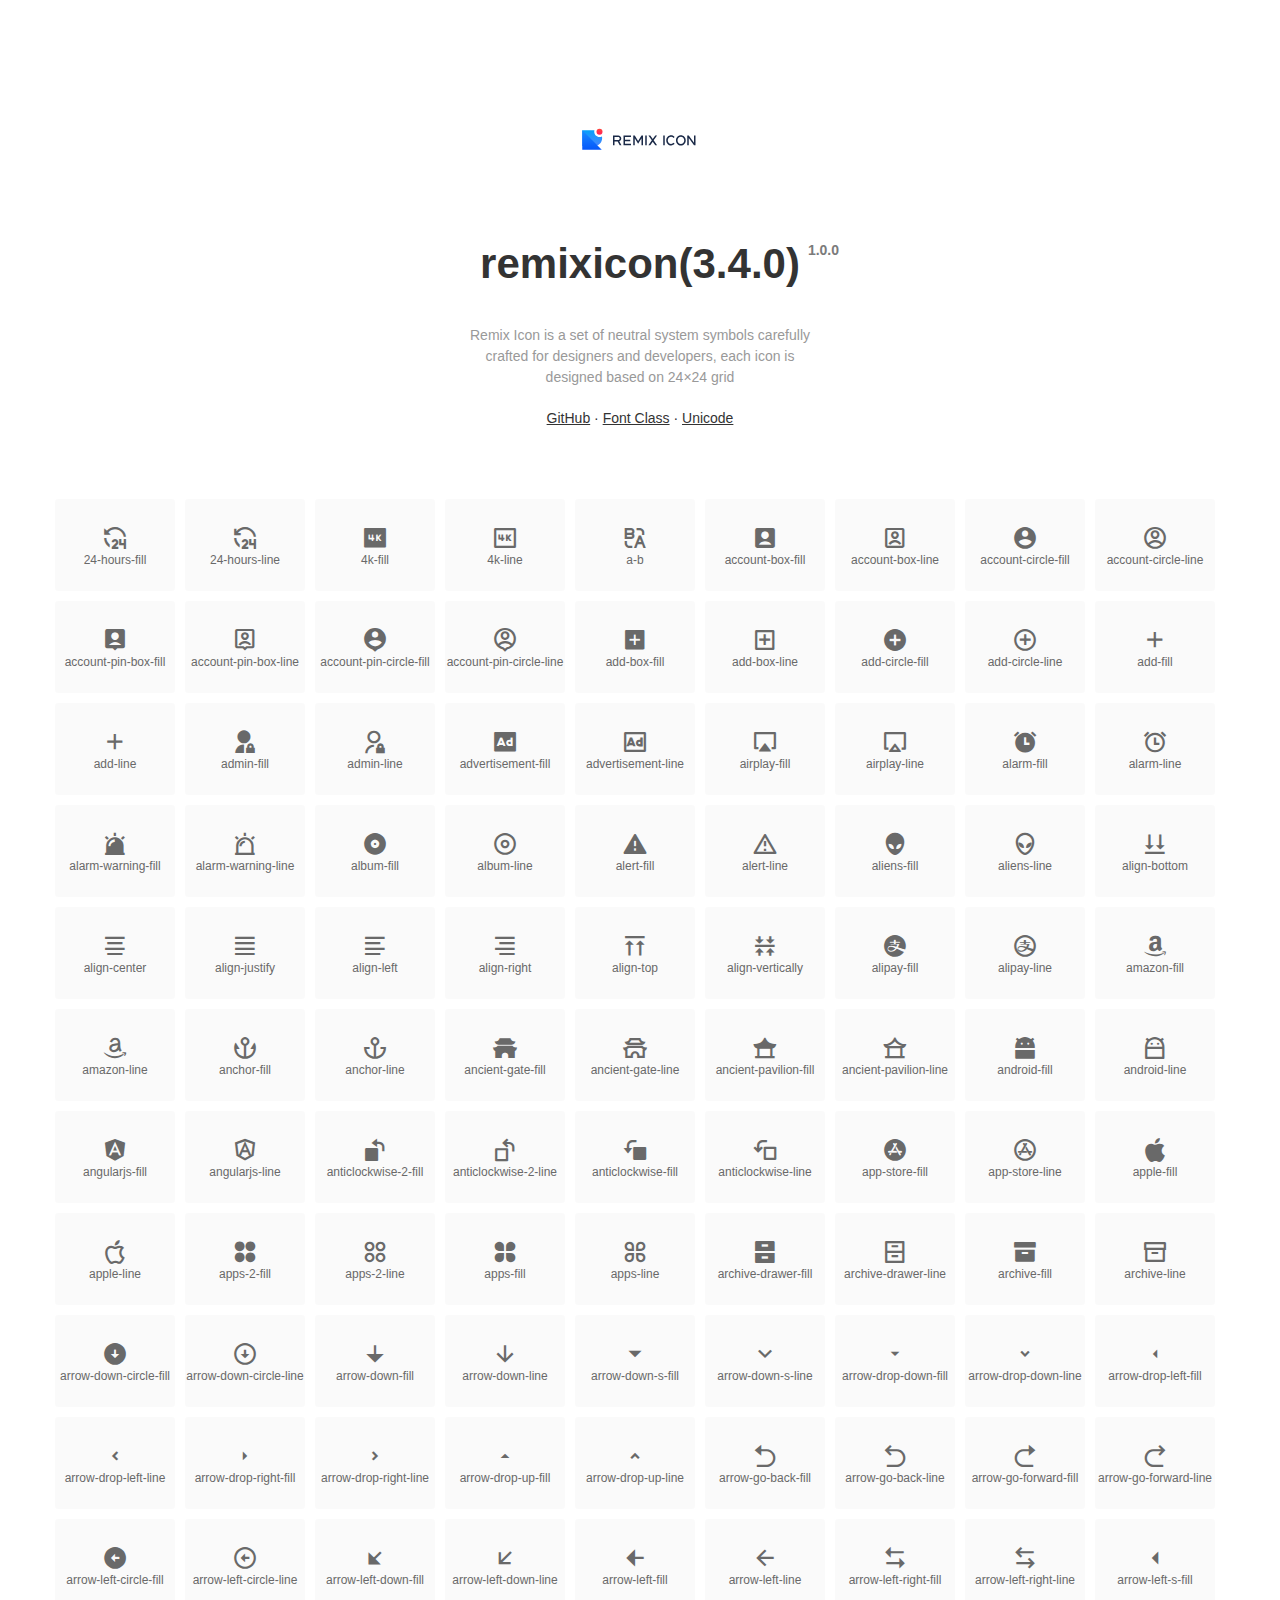
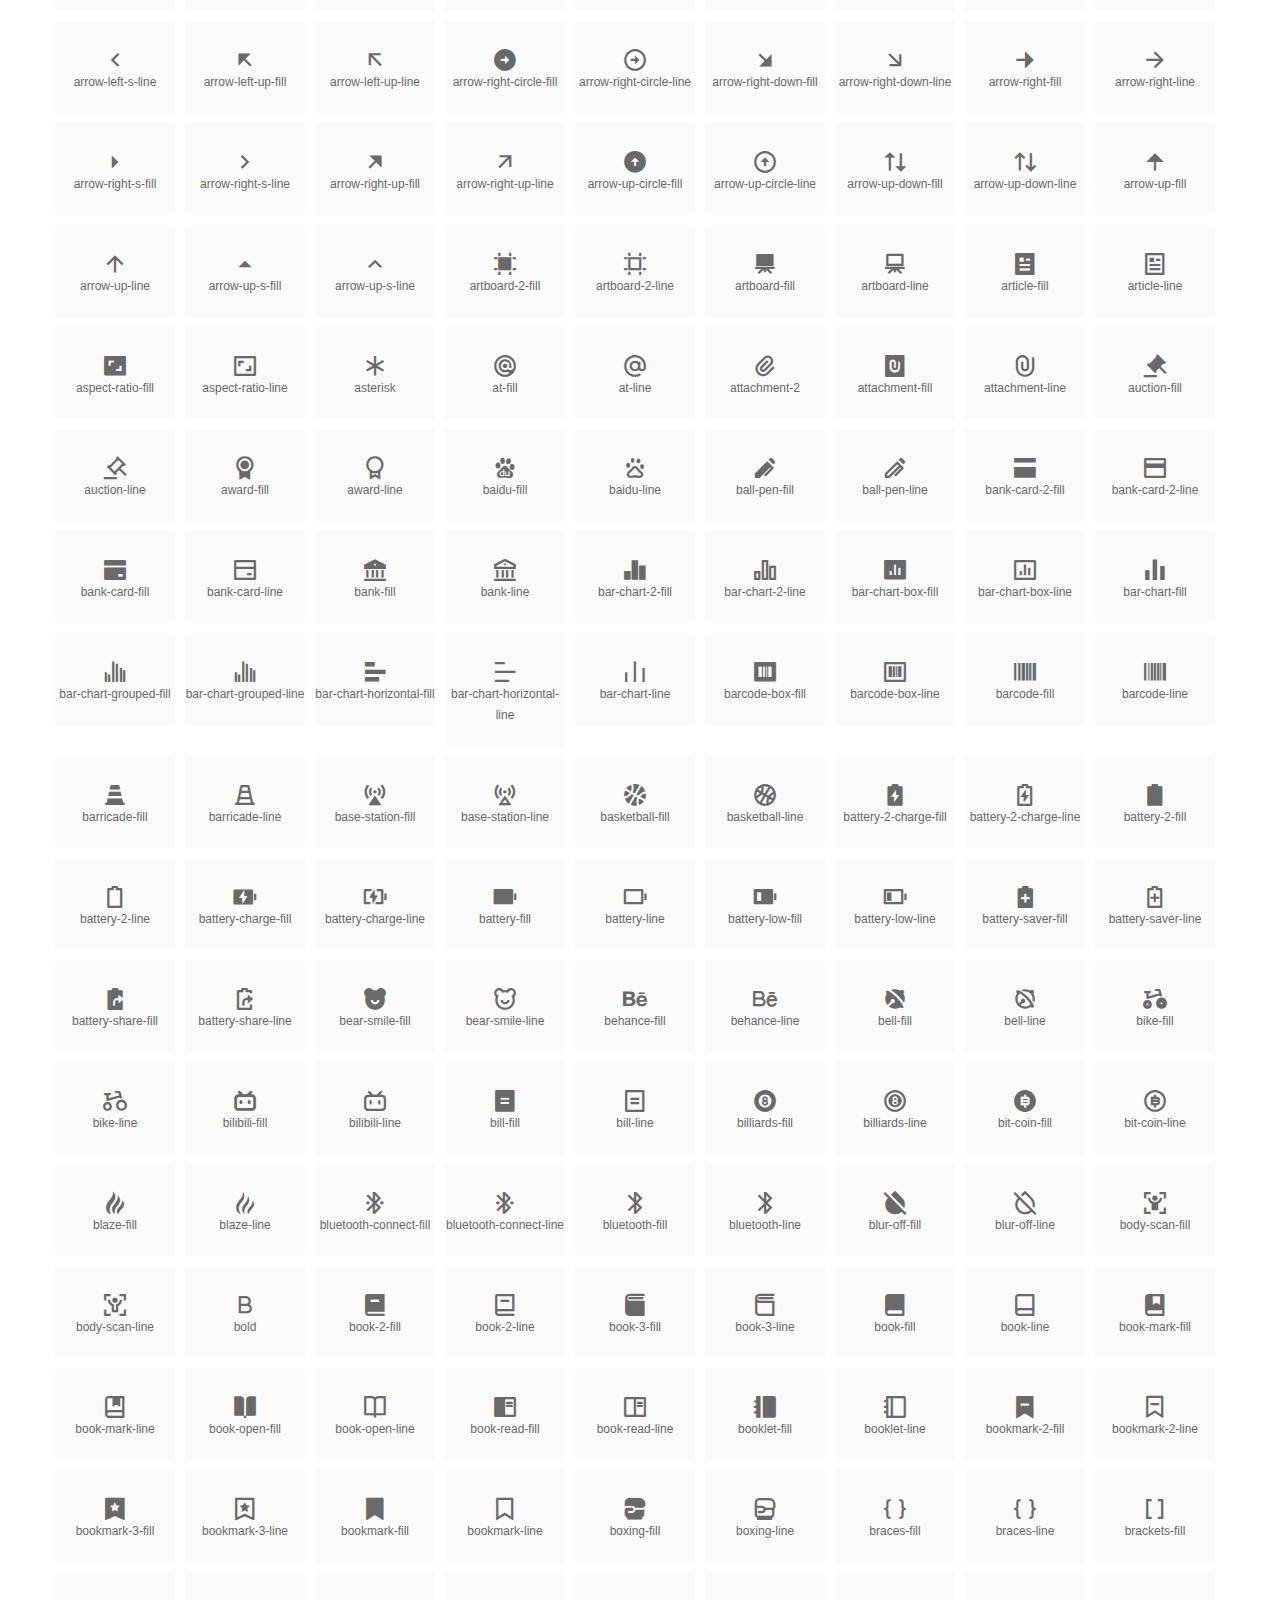
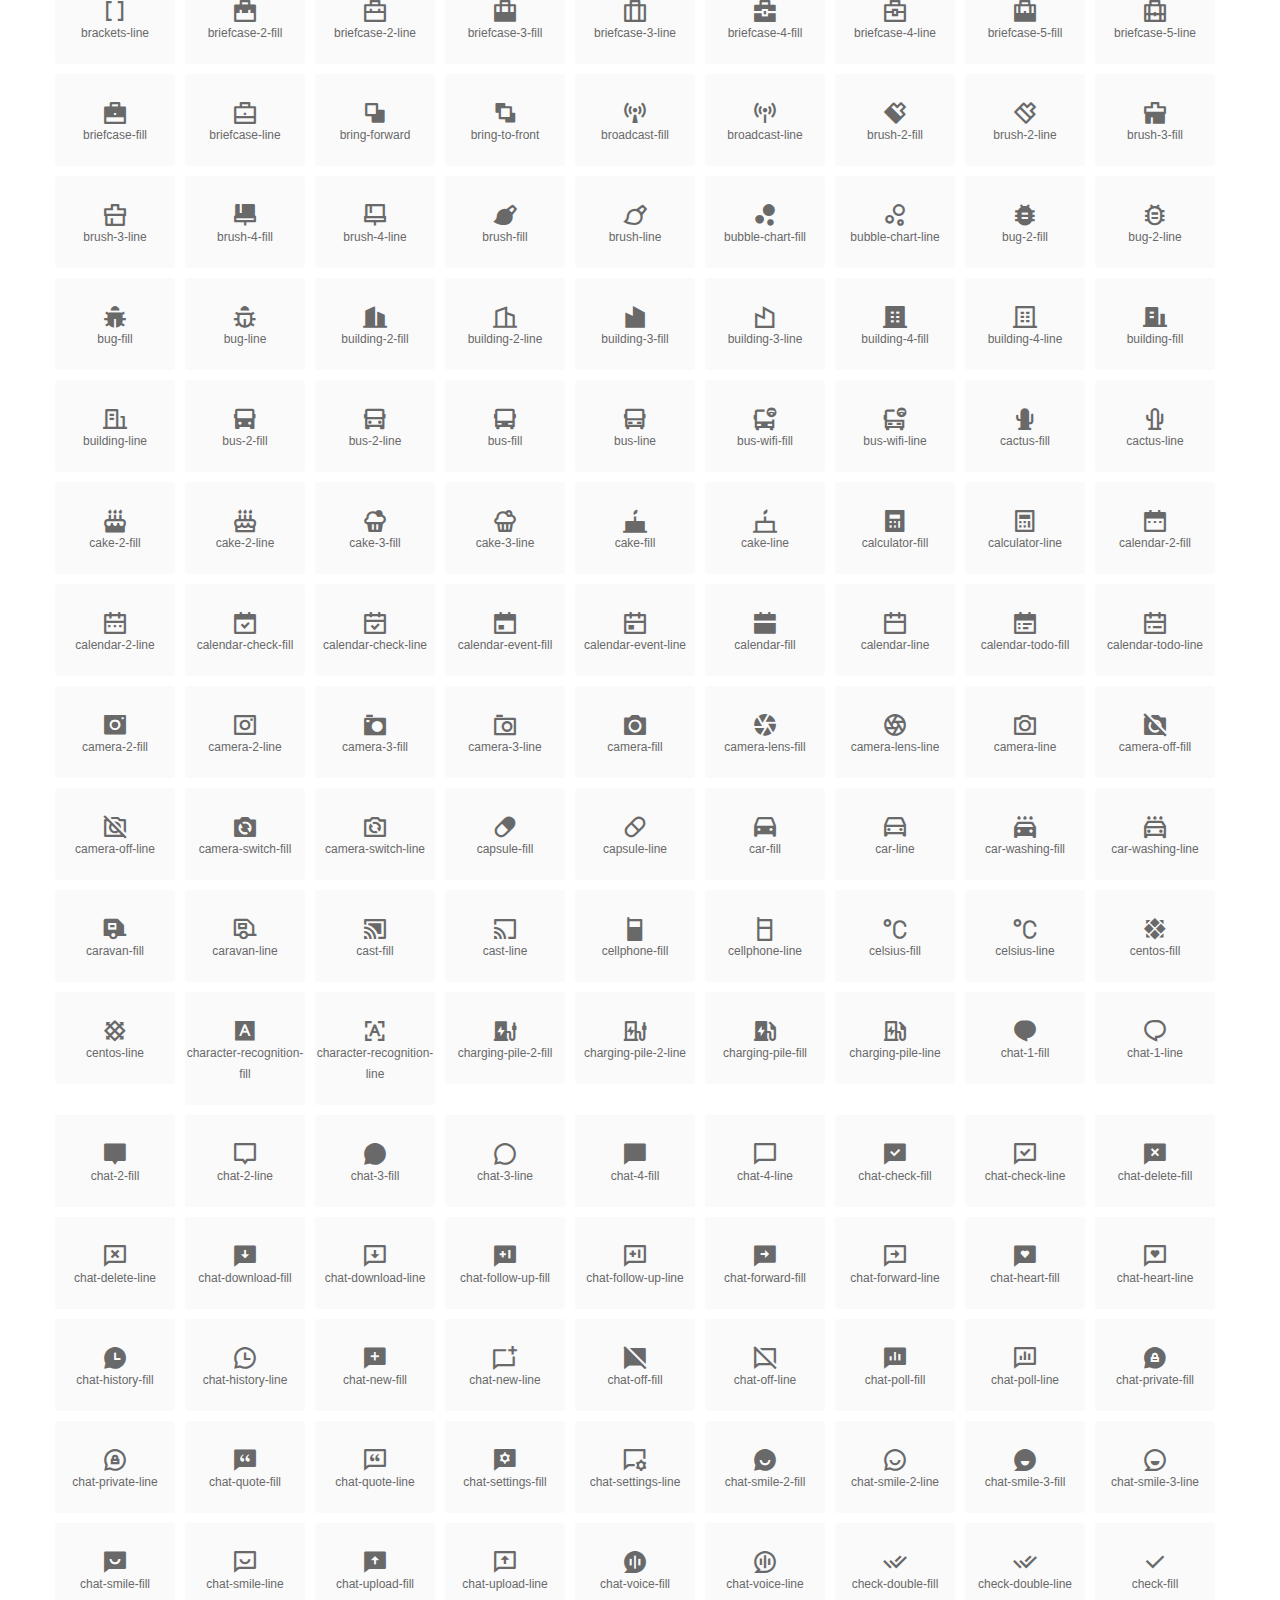
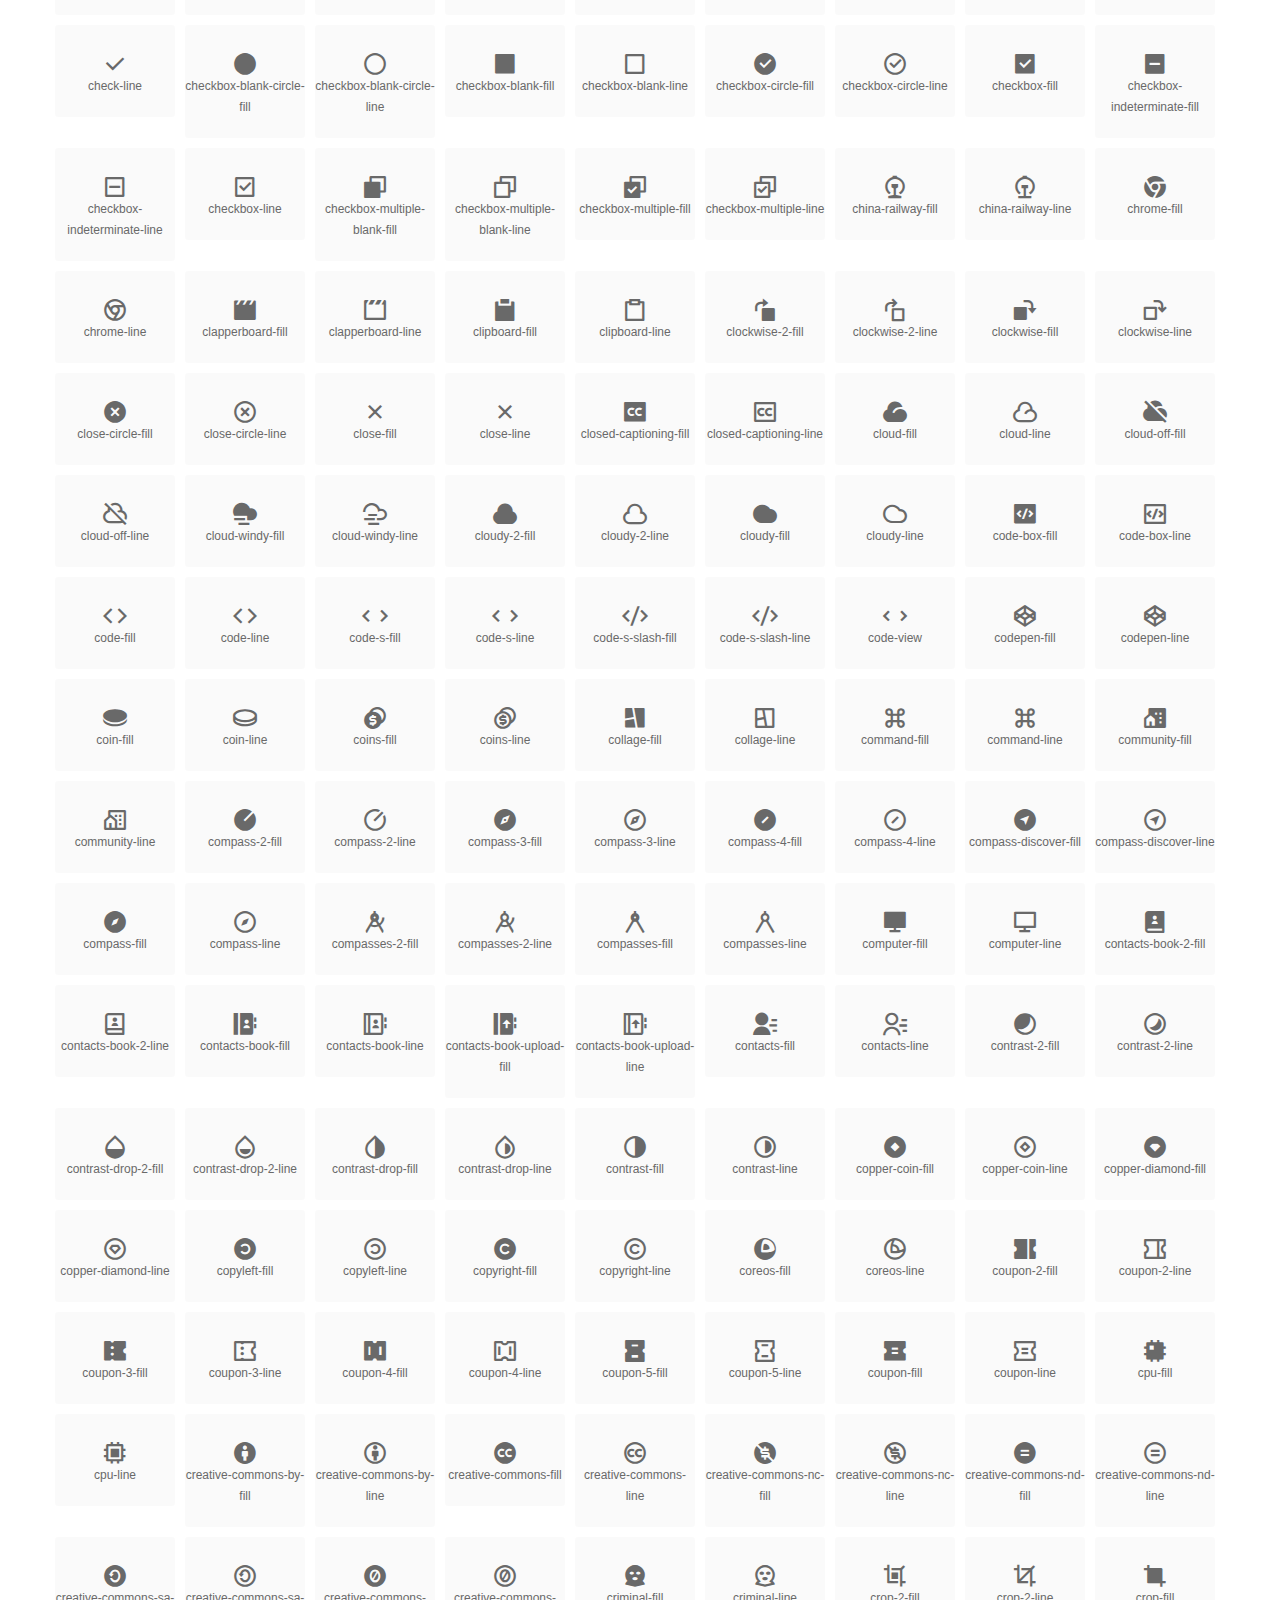
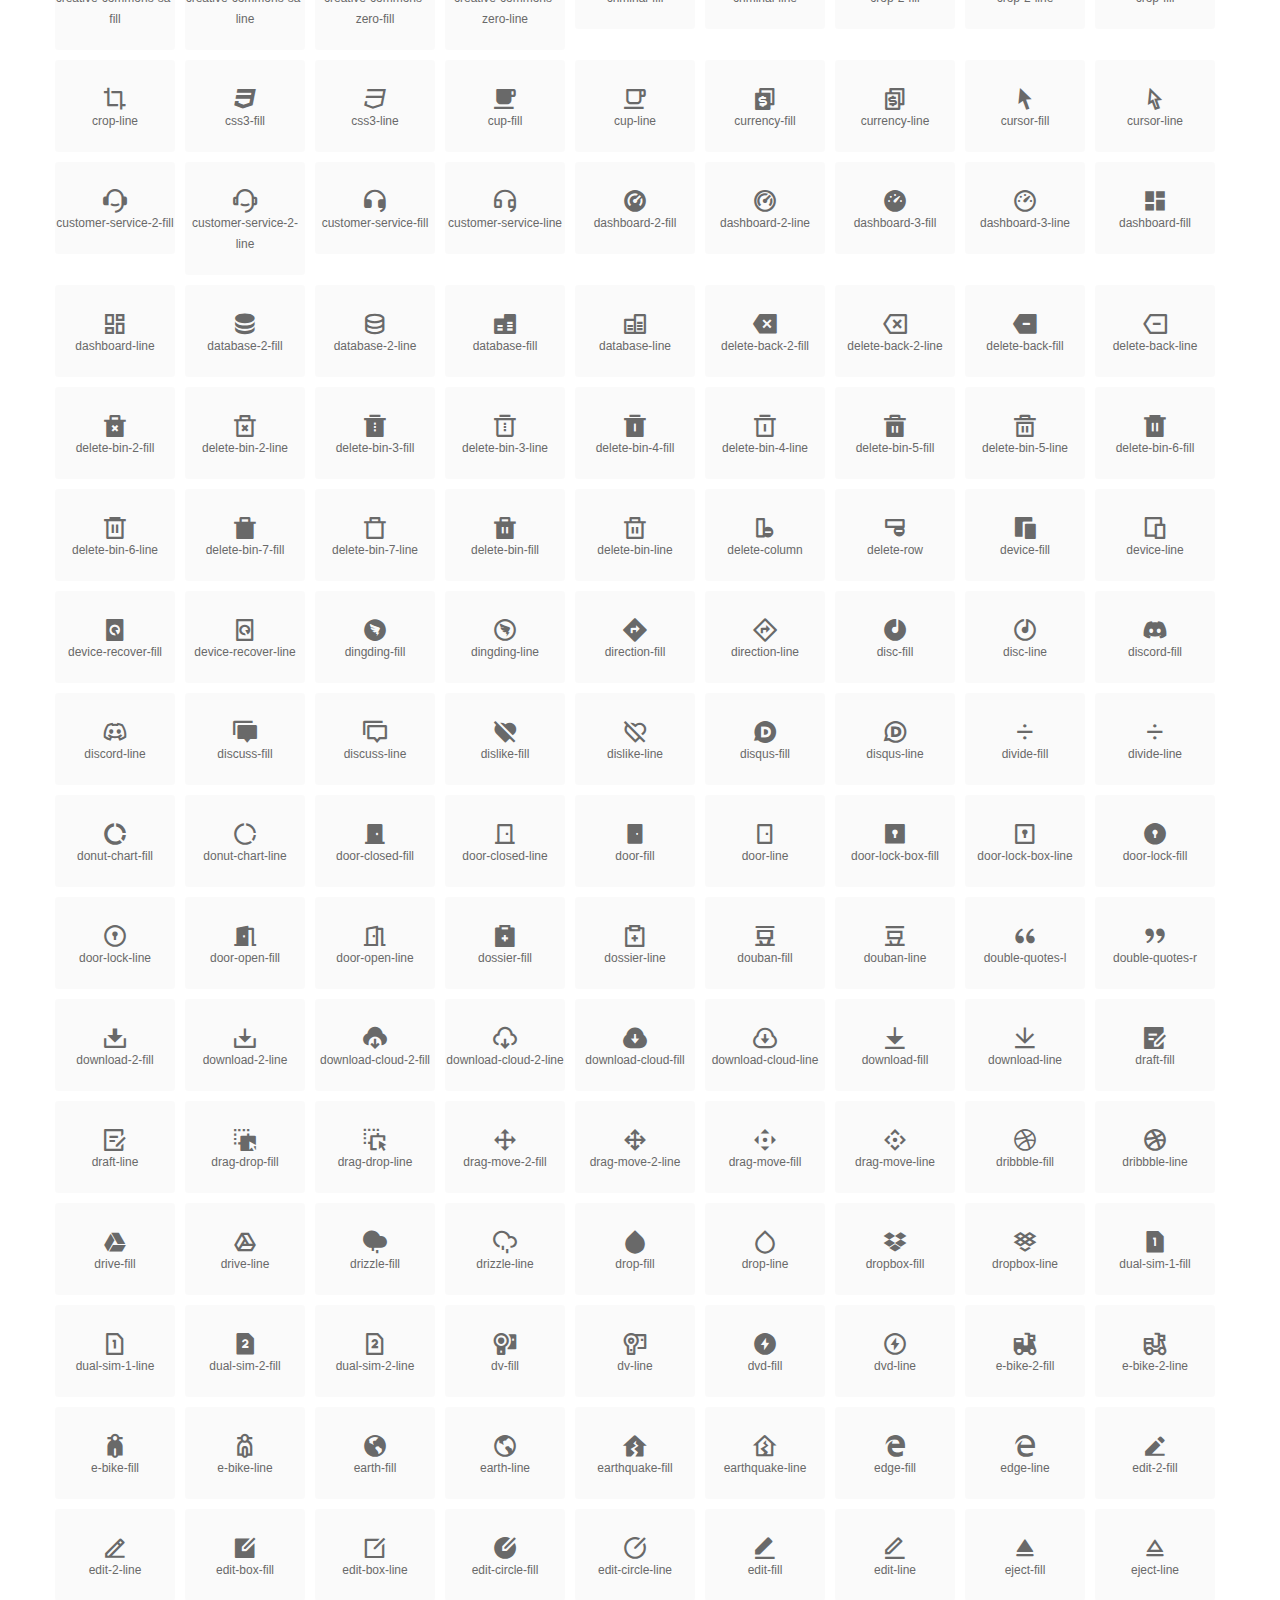
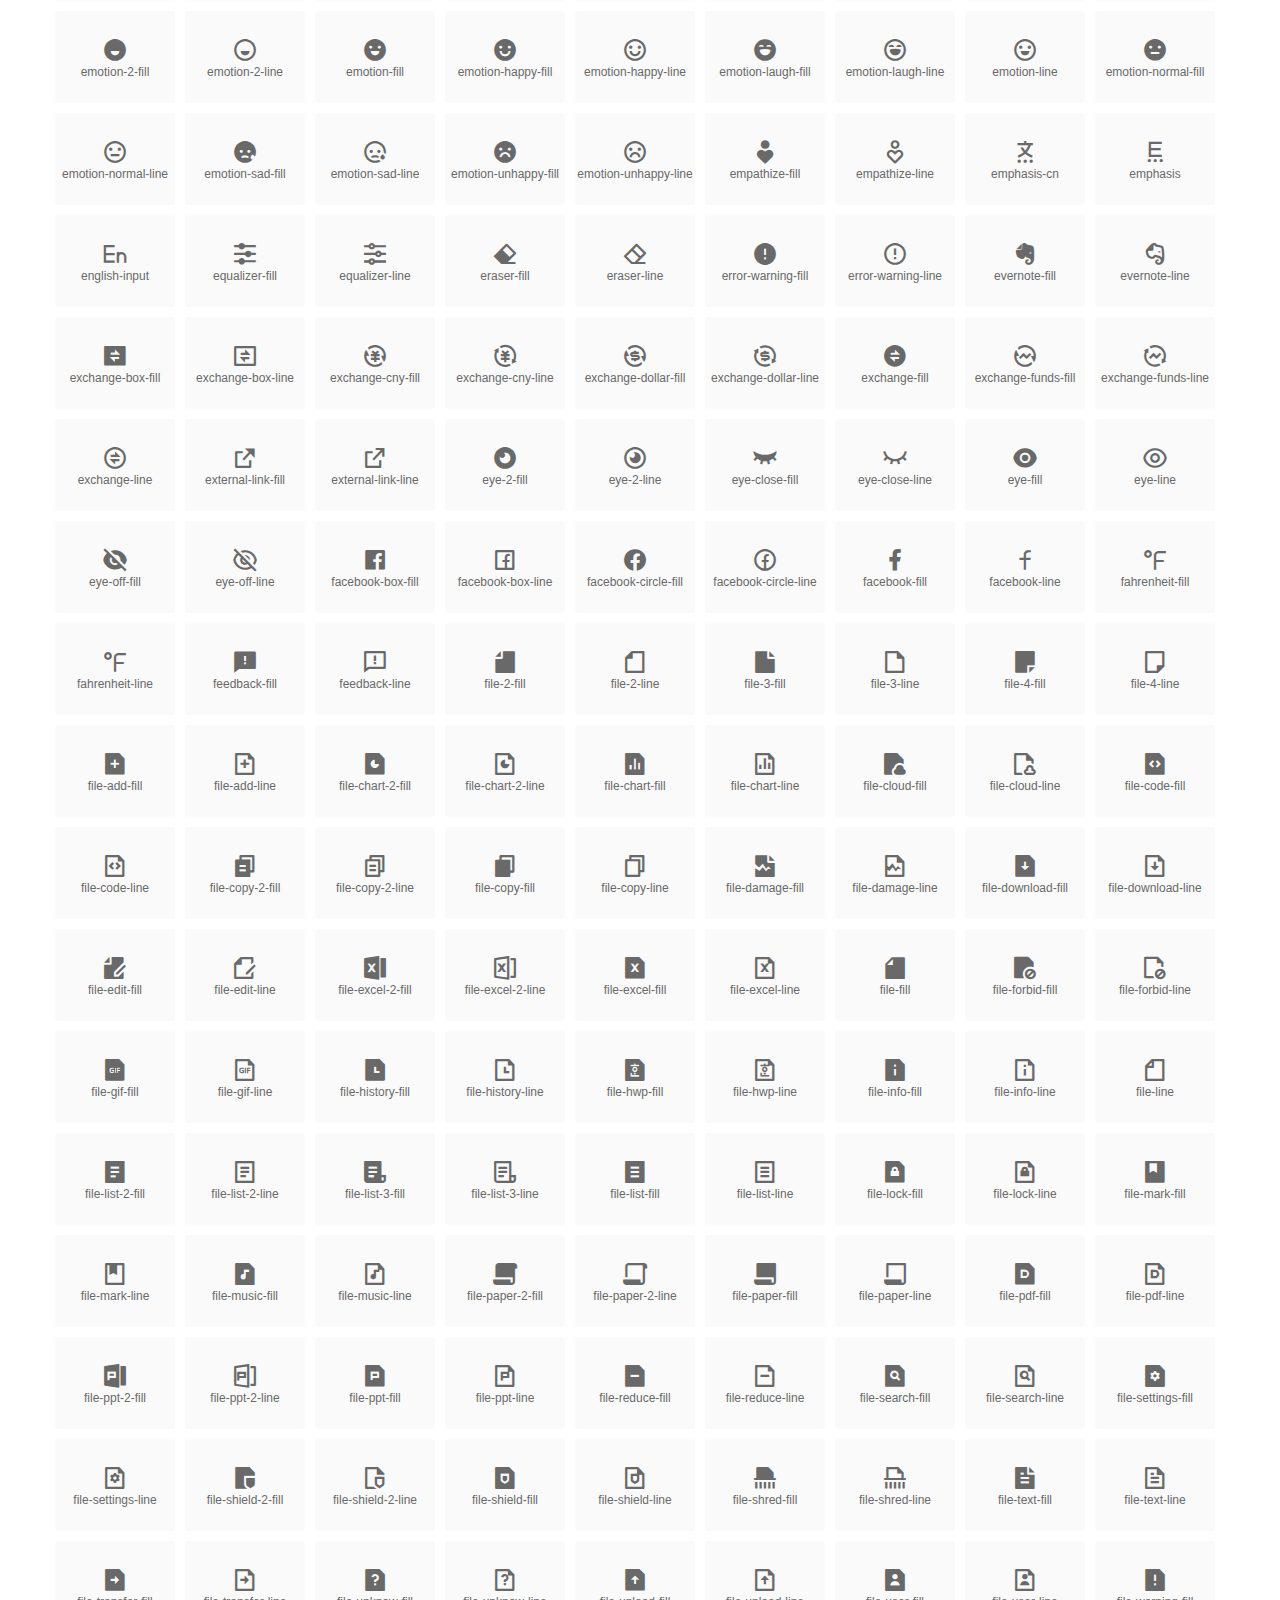
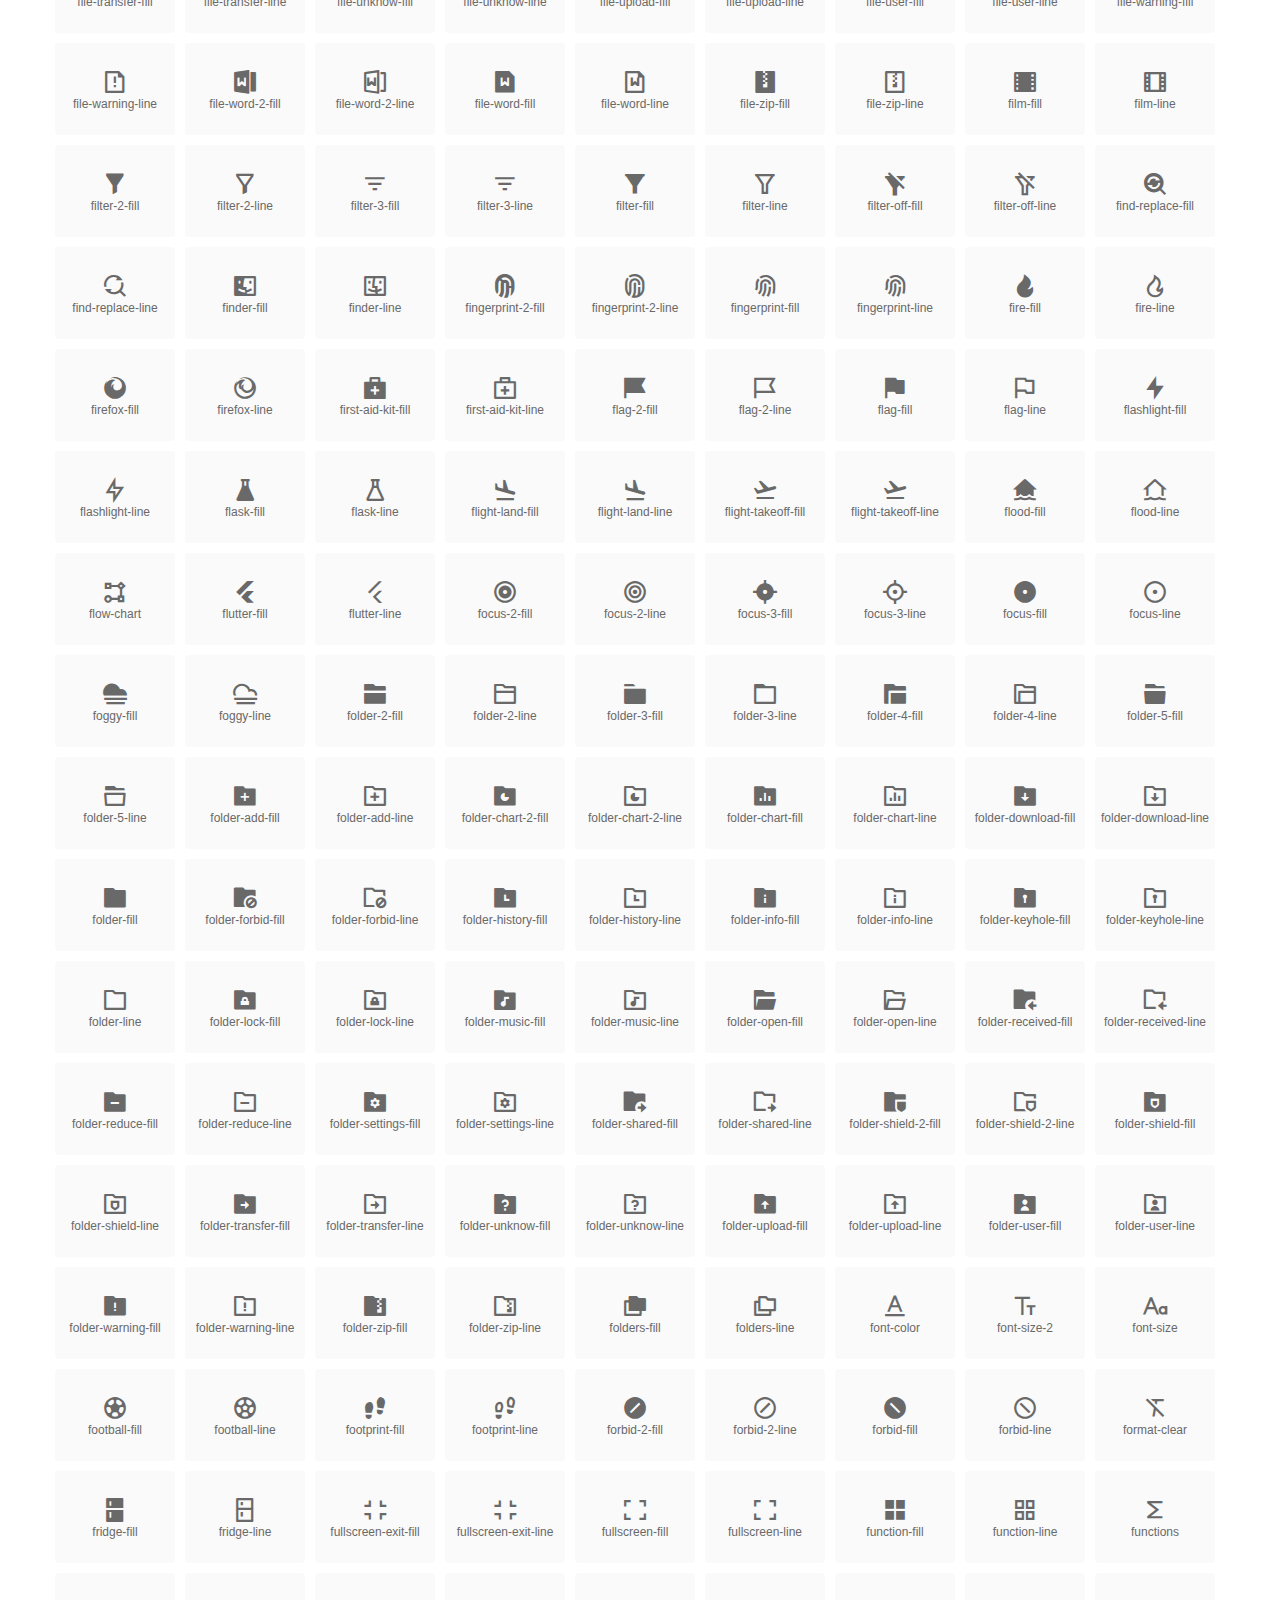
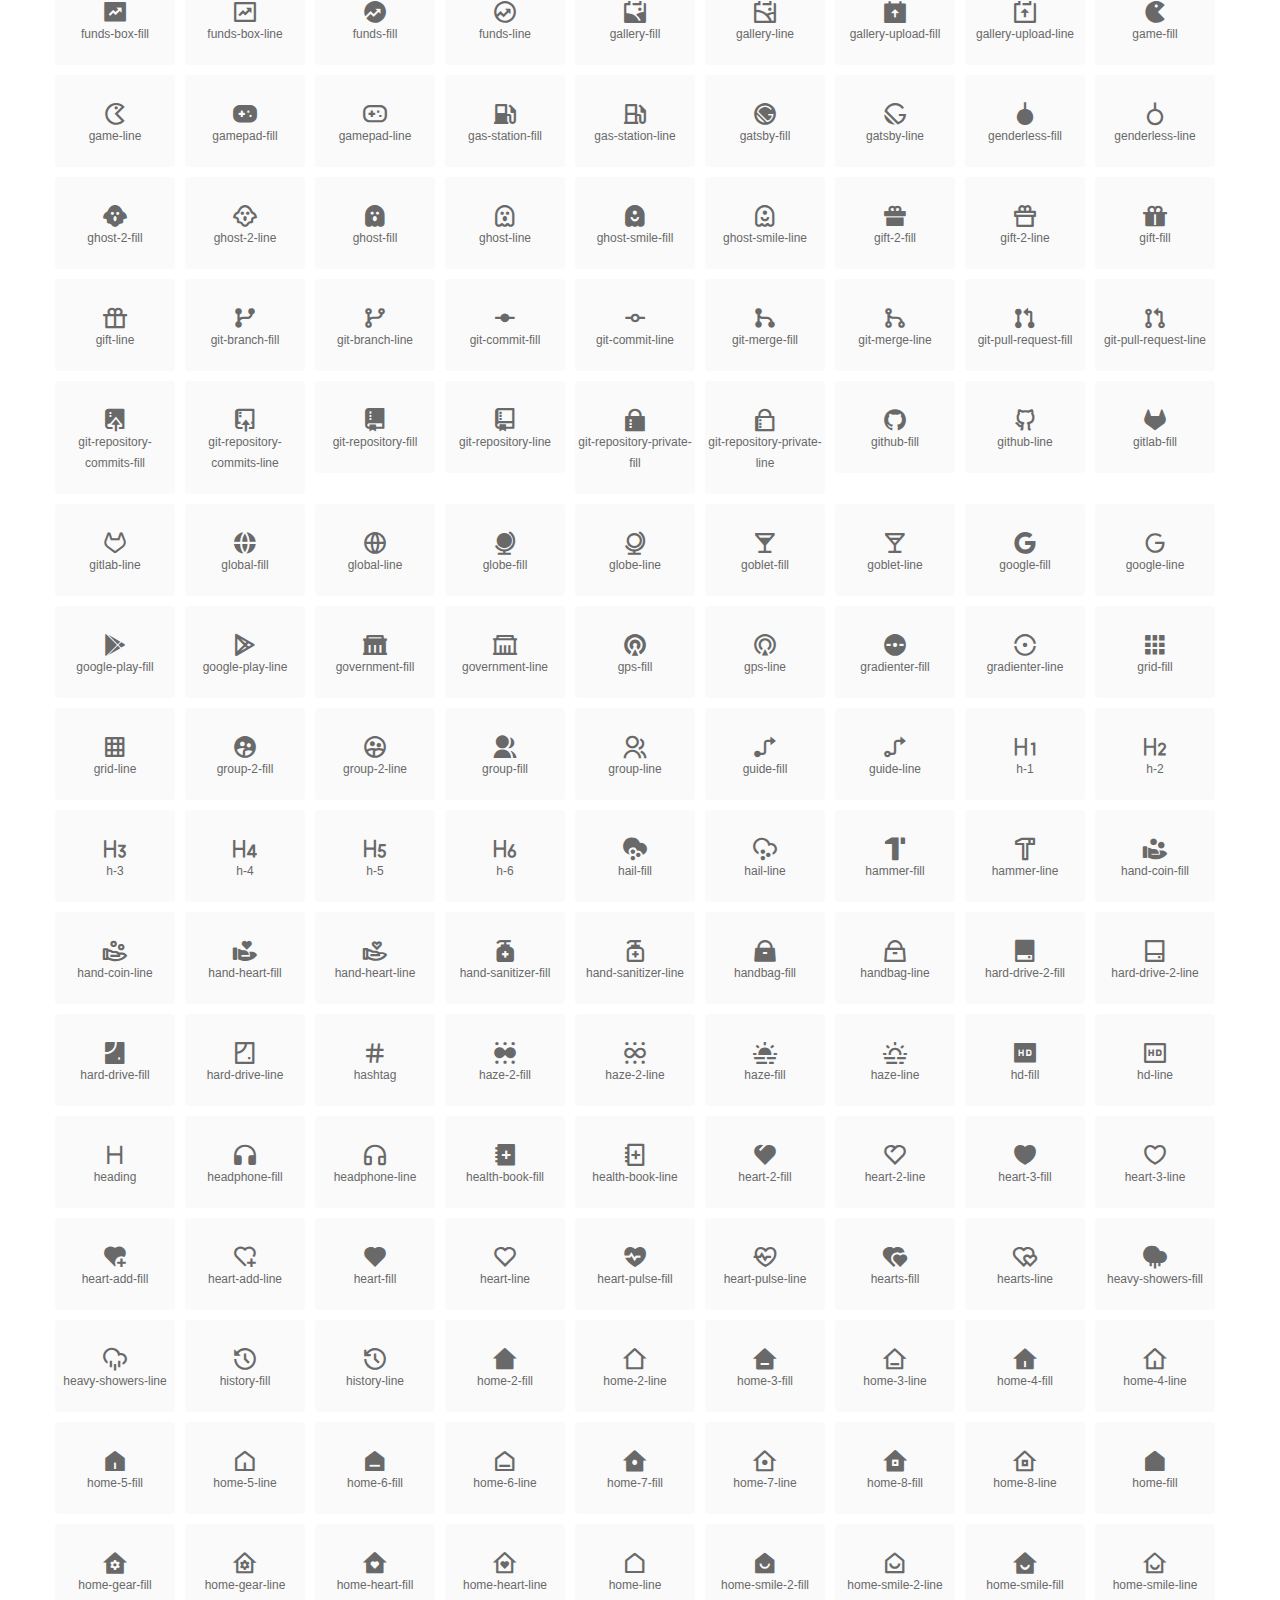
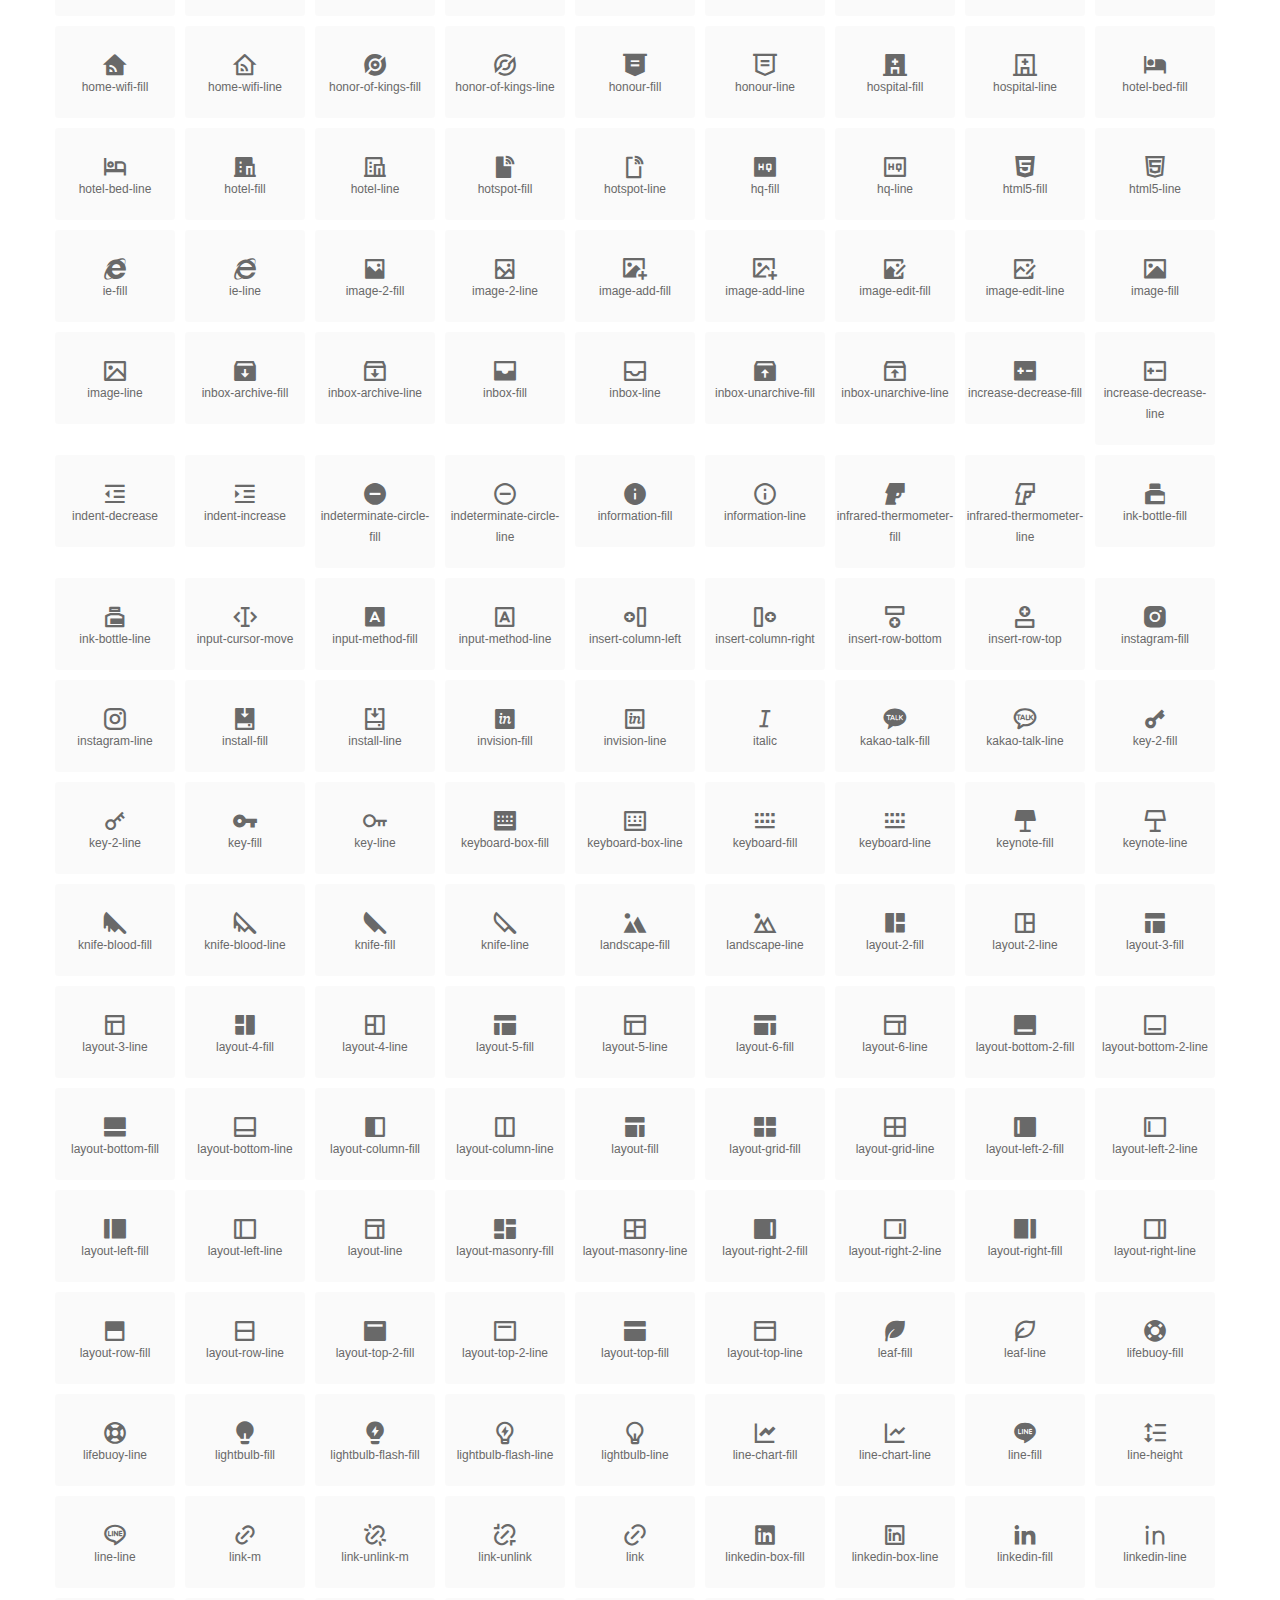
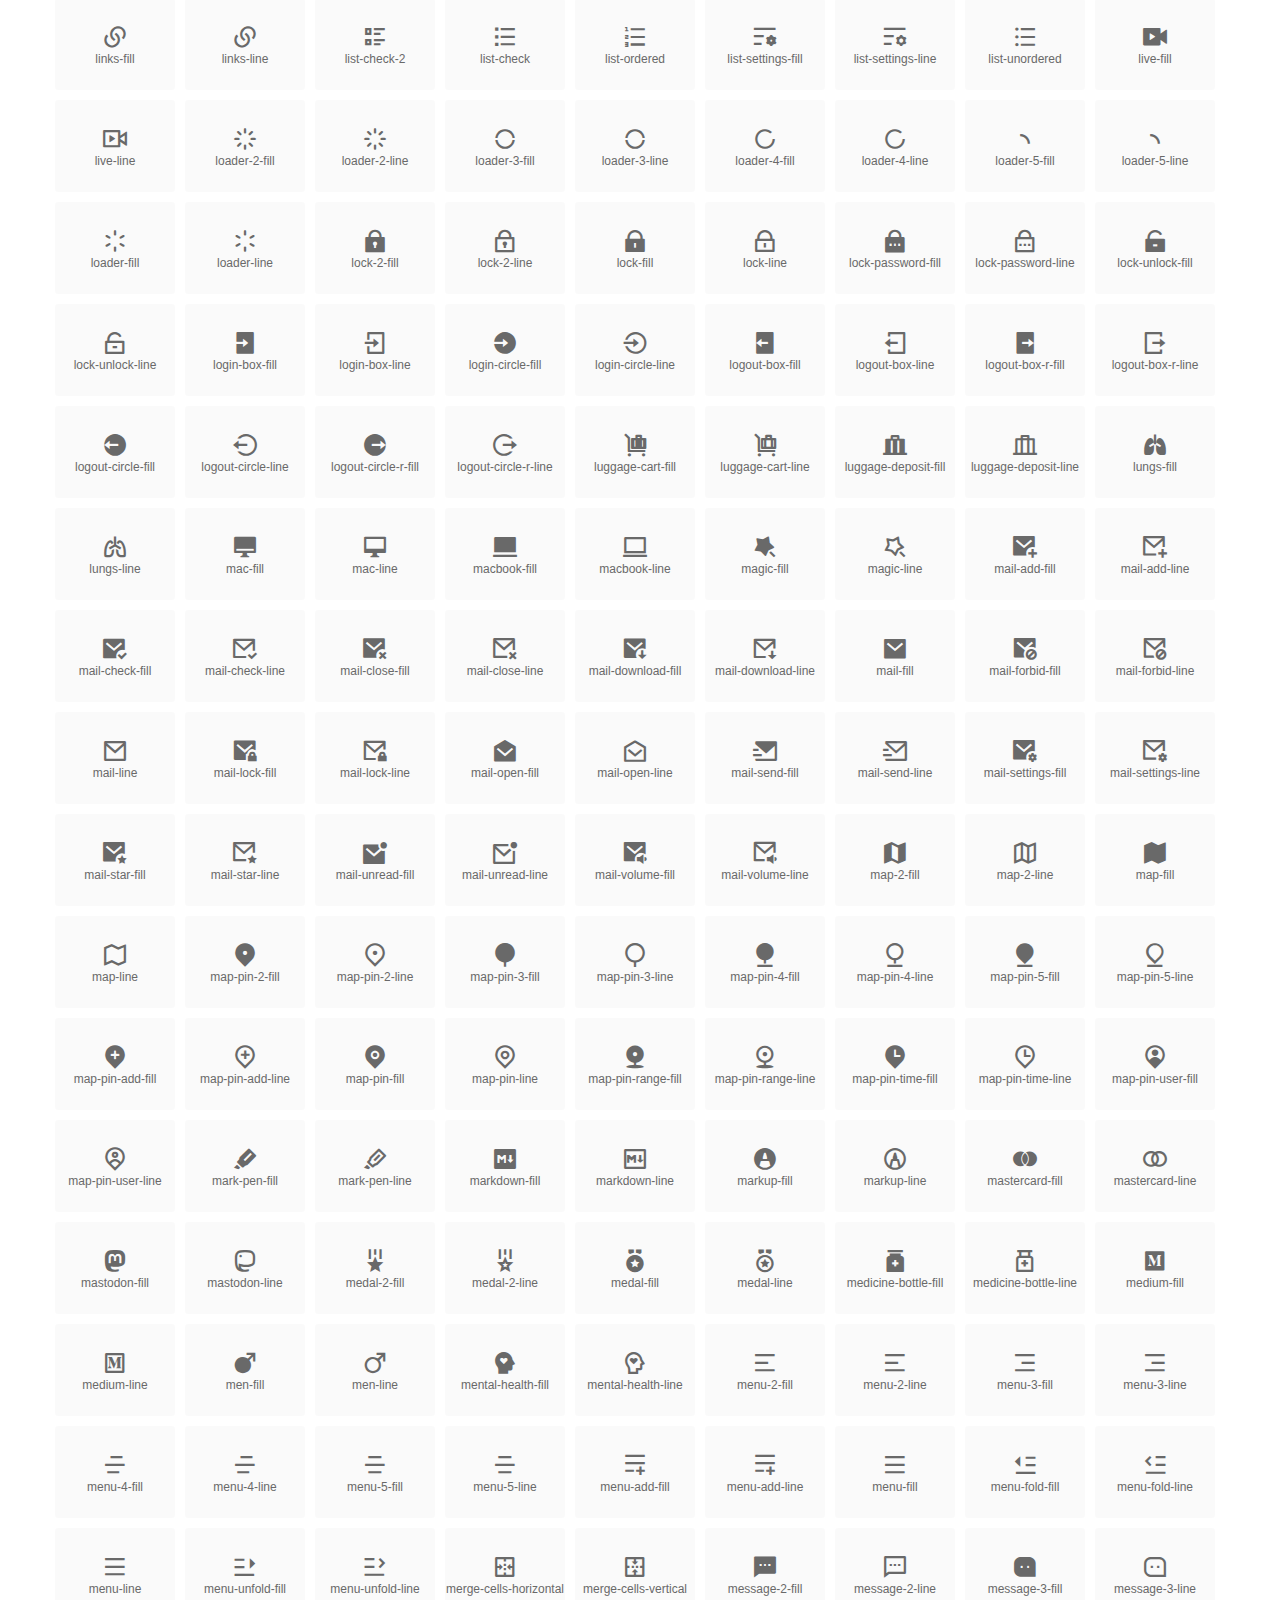
<file: font/fonts/index.html>
<!DOCTYPE html>
<html lang="en">
<head>
  <meta charset="UTF-8">
  <title>remixicon(3.4.0)</title>
  <meta name="viewport" content="width=device-width,minimum-scale=1.0,maximum-scale=1.0,user-scalable=no">
   
  <meta name="description" content="Remix Icon is a set of neutral system symbols carefully crafted for designers and developers, each icon is designed based on 24×24 grid">
   
  <meta name="keywords" content="remixicon,TTF,EOT,WOFF,WOFF2,SVG">
  
  
  
  <link rel="stylesheet" href="remixicon.css" />
  
  <style>
    *{margin: 0;padding: 0;list-style: none;}
    body { color: #696969; font: 12px/1.5 tahoma, arial, \5b8b\4f53, sans-serif; }
    a { color: #333; text-decoration: underline; }
    a:hover { color: rgb(9, 73, 209); }
    .header { color: #333; text-align: center; padding: 80px 0 60px 0; min-height: 153px; font-size: 14px; }
    .header .logo svg { height: 120px; width: 120px; }
    .header h1 { font-size: 42px; padding: 26px 0 10px 0; }
    .header sup {font-size: 14px; margin: 8px 0 0 8px; position: absolute; color: #7b7b7b; }
    .info {
      color: #999;
      font-weight: normal;
      max-width: 346px;
      margin: 0 auto;
      padding: 20px 0;
      font-size: 14px;
    }

    .icons { max-width: 1190px; margin: 0 auto; }
    .icons ul { text-align: center; }
    .icons ul li {
      vertical-align: top;
      width: 120px;
      display: inline-block;
      text-align: center;
      background-color: rgba(0,0,0,.02);
      border-radius: 3px;
      padding: 29px 0 10px 0;
      margin-right: 10px;
      margin-top: 10px;
      transition: all 0.6s ease;
    }
    .icons ul li:hover { background-color: rgba(0,0,0,.06); }
    .icons ul li:hover span { color: #3c75e4; opacity: 1; }
    .icons ul li .unicode { color: #8c8c8c; opacity: 0.3; }
    .icons ul li h4 {
      font-weight: normal;
      padding: 10px 0 5px 0;
      display: block;
      color: #8c8c8c;
      font-size: 14px;
      line-height: 12px;
      opacity: 0.8;
    }
    .icons ul li:hover h4 { opacity: 1; }
    .icons ul li svg { width: 24px; height: 24px; }
    .icons ul li:hover { color: #3c75e4; }
    .footer { text-align: center; padding: 10px 0 90px 0; }
    .footer a { text-align: center; padding: 10px 0 90px 0; color: #696969;}
    .footer a:hover { color: #0949d1; }
    .links { text-align: center; padding: 50px 0 0 0; font-size: 14px; }
    
    .icons ul li.class-icon { font-size: 21px; line-height: 21px; padding-bottom: 20px; }
    .icons ul li.class-icon p{ font-size: 12px; }
    .icons ul li.class-icon [class^="ri-"]{ font-size: 26px; }
    
    
    
  </style>
  
</head>

<body>
  
  <div class="header">
    
    <div class="logo">
      <a href="./"><svg width="160" height="32" viewBox="0 0 160 32" fill="none" xmlns="http://www.w3.org/2000/svg">
<path d="M121.5 9.80005C123.33 9.80005 124.984 10.5797 126.165 11.8344L124.75 13.2496C123.929 12.3549 122.773 11.8 121.5 11.8C119.029 11.8 117 13.891 117 16.5C117 19.1091 119.029 21.2 121.5 21.2C122.773 21.2 123.929 20.6452 124.75 19.7505L126.165 21.1657C124.984 22.4204 123.33 23.2 121.5 23.2C117.91 23.2 115 20.2004 115 16.5C115 12.7997 117.91 9.80005 121.5 9.80005Z" fill="#1A2947"/>
<path d="M113 10V23H111V10H113Z" fill="#1A2947"/>
<path d="M154 23V9.99988H152L152 19.6019L144.997 9.99988L143 10.0039V23H145L145 13.3969L152 23H154Z" fill="#1A2947"/>
<path d="M68 10V12H60V15.5H67V17.5H60V21H68V23H58V10H68Z" fill="#1A2947"/>
<path d="M82 10L77.4999 17.201L73 10H71V23H73V13.775L77.4999 20.975L82 13.773V23H84V10H82Z" fill="#1A2947"/>
<path d="M89 10V23H87V10H89Z" fill="#1A2947"/>
<path d="M96.9999 14.7565L93.6689 9.99951H91.2279L95.7789 16.4995L91.2289 22.9995H93.6689L96.9999 18.2435L100.33 22.9995H102.772L98.2209 16.4995L102.773 9.99951H100.33L96.9999 14.7565Z" fill="#1A2947"/>
<path fill-rule="evenodd" clip-rule="evenodd" d="M141 16.5C141 12.7997 138.09 9.80005 134.5 9.80005C130.91 9.80005 128 12.7997 128 16.5C128 20.2004 130.91 23.2 134.5 23.2C138.09 23.2 141 20.2004 141 16.5ZM130 16.5C130 13.891 132.029 11.8 134.5 11.8C136.971 11.8 139 13.891 139 16.5C139 19.1091 136.971 21.2 134.5 21.2C132.029 21.2 130 19.1091 130 16.5Z" fill="#1A2947"/>
<path fill-rule="evenodd" clip-rule="evenodd" d="M51 10C53.2091 10 55 11.7909 55 14C55 15.7175 53.9176 17.1821 52.3977 17.749L55.1901 22.999H52.9251L50.267 18H46V23H44V10H51ZM46 11.999V15.999L51 16C52.1046 16 53 15.1046 53 14C53 12.8955 52.1 12 51 12L46 11.999Z" fill="#1A2947"/>
<path fill-rule="evenodd" clip-rule="evenodd" d="M19.2887 3.00389C19.1928 3.0013 19.0965 3 19 3H3V24H19C24.799 24 29.5 19.299 29.5 13.5C29.5 12.7108 29.4129 11.942 29.2479 11.2025C28.2772 11.7119 27.1722 12 26 12C22.134 12 19 8.86599 19 5C19 4.30645 19.1009 3.63646 19.2887 3.00389Z" fill="url(#paint0_linear_960_1054)"/>
<g filter="url(#filter0_b_960_1054)">
<path fill-rule="evenodd" clip-rule="evenodd" d="M3 3L29 29H3V3Z" fill="url(#paint1_linear_960_1054)"/>
</g>
<circle cx="26" cy="5" r="4" fill="url(#paint2_linear_960_1054)"/>
<defs>
<filter id="filter0_b_960_1054" x="-2.43656" y="-2.43656" width="36.8731" height="36.8731" filterUnits="userSpaceOnUse" color-interpolation-filters="sRGB">
<feFlood flood-opacity="0" result="BackgroundImageFix"/>
<feGaussianBlur in="BackgroundImage" stdDeviation="2.71828"/>
<feComposite in2="SourceAlpha" operator="in" result="effect1_backgroundBlur_960_1054"/>
<feBlend mode="normal" in="SourceGraphic" in2="effect1_backgroundBlur_960_1054" result="shape"/>
</filter>
<linearGradient id="paint0_linear_960_1054" x1="3" y1="3" x2="3" y2="24" gradientUnits="userSpaceOnUse">
<stop stop-color="#05A0FA"/>
<stop offset="1" stop-color="#4785FF"/>
</linearGradient>
<linearGradient id="paint1_linear_960_1054" x1="3" y1="3" x2="3" y2="29" gradientUnits="userSpaceOnUse">
<stop stop-color="#1A8CFF"/>
<stop offset="1" stop-color="#0557FA"/>
</linearGradient>
<linearGradient id="paint2_linear_960_1054" x1="22" y1="1" x2="22" y2="9" gradientUnits="userSpaceOnUse">
<stop stop-color="#FF463A"/>
<stop offset="1" stop-color="#FF1F5A"/>
</linearGradient>
</defs>
</svg>
</a>
    </div>
    
    <h1>remixicon(3.4.0)<sup>1.0.0</sup></h1>
    <div class="info">
      Remix Icon is a set of neutral system symbols carefully crafted for designers and developers, each icon is designed based on 24×24 grid
    </div>
    <p>
      
      <a href="https://github.com/Remix-Design/remixicon.git">GitHub</a> · 
      
      <a href="index.html">Font Class</a> · 
      
      <a href="unicode.html">Unicode</a>
      
    </p>
  </div>
  <div class="icons">
    <ul>
      <li class="class-icon"><i class="ri-24-hours-fill"></i><p class="name">24-hours-fill</p></li><li class="class-icon"><i class="ri-24-hours-line"></i><p class="name">24-hours-line</p></li><li class="class-icon"><i class="ri-4k-fill"></i><p class="name">4k-fill</p></li><li class="class-icon"><i class="ri-4k-line"></i><p class="name">4k-line</p></li><li class="class-icon"><i class="ri-a-b"></i><p class="name">a-b</p></li><li class="class-icon"><i class="ri-account-box-fill"></i><p class="name">account-box-fill</p></li><li class="class-icon"><i class="ri-account-box-line"></i><p class="name">account-box-line</p></li><li class="class-icon"><i class="ri-account-circle-fill"></i><p class="name">account-circle-fill</p></li><li class="class-icon"><i class="ri-account-circle-line"></i><p class="name">account-circle-line</p></li><li class="class-icon"><i class="ri-account-pin-box-fill"></i><p class="name">account-pin-box-fill</p></li><li class="class-icon"><i class="ri-account-pin-box-line"></i><p class="name">account-pin-box-line</p></li><li class="class-icon"><i class="ri-account-pin-circle-fill"></i><p class="name">account-pin-circle-fill</p></li><li class="class-icon"><i class="ri-account-pin-circle-line"></i><p class="name">account-pin-circle-line</p></li><li class="class-icon"><i class="ri-add-box-fill"></i><p class="name">add-box-fill</p></li><li class="class-icon"><i class="ri-add-box-line"></i><p class="name">add-box-line</p></li><li class="class-icon"><i class="ri-add-circle-fill"></i><p class="name">add-circle-fill</p></li><li class="class-icon"><i class="ri-add-circle-line"></i><p class="name">add-circle-line</p></li><li class="class-icon"><i class="ri-add-fill"></i><p class="name">add-fill</p></li><li class="class-icon"><i class="ri-add-line"></i><p class="name">add-line</p></li><li class="class-icon"><i class="ri-admin-fill"></i><p class="name">admin-fill</p></li><li class="class-icon"><i class="ri-admin-line"></i><p class="name">admin-line</p></li><li class="class-icon"><i class="ri-advertisement-fill"></i><p class="name">advertisement-fill</p></li><li class="class-icon"><i class="ri-advertisement-line"></i><p class="name">advertisement-line</p></li><li class="class-icon"><i class="ri-airplay-fill"></i><p class="name">airplay-fill</p></li><li class="class-icon"><i class="ri-airplay-line"></i><p class="name">airplay-line</p></li><li class="class-icon"><i class="ri-alarm-fill"></i><p class="name">alarm-fill</p></li><li class="class-icon"><i class="ri-alarm-line"></i><p class="name">alarm-line</p></li><li class="class-icon"><i class="ri-alarm-warning-fill"></i><p class="name">alarm-warning-fill</p></li><li class="class-icon"><i class="ri-alarm-warning-line"></i><p class="name">alarm-warning-line</p></li><li class="class-icon"><i class="ri-album-fill"></i><p class="name">album-fill</p></li><li class="class-icon"><i class="ri-album-line"></i><p class="name">album-line</p></li><li class="class-icon"><i class="ri-alert-fill"></i><p class="name">alert-fill</p></li><li class="class-icon"><i class="ri-alert-line"></i><p class="name">alert-line</p></li><li class="class-icon"><i class="ri-aliens-fill"></i><p class="name">aliens-fill</p></li><li class="class-icon"><i class="ri-aliens-line"></i><p class="name">aliens-line</p></li><li class="class-icon"><i class="ri-align-bottom"></i><p class="name">align-bottom</p></li><li class="class-icon"><i class="ri-align-center"></i><p class="name">align-center</p></li><li class="class-icon"><i class="ri-align-justify"></i><p class="name">align-justify</p></li><li class="class-icon"><i class="ri-align-left"></i><p class="name">align-left</p></li><li class="class-icon"><i class="ri-align-right"></i><p class="name">align-right</p></li><li class="class-icon"><i class="ri-align-top"></i><p class="name">align-top</p></li><li class="class-icon"><i class="ri-align-vertically"></i><p class="name">align-vertically</p></li><li class="class-icon"><i class="ri-alipay-fill"></i><p class="name">alipay-fill</p></li><li class="class-icon"><i class="ri-alipay-line"></i><p class="name">alipay-line</p></li><li class="class-icon"><i class="ri-amazon-fill"></i><p class="name">amazon-fill</p></li><li class="class-icon"><i class="ri-amazon-line"></i><p class="name">amazon-line</p></li><li class="class-icon"><i class="ri-anchor-fill"></i><p class="name">anchor-fill</p></li><li class="class-icon"><i class="ri-anchor-line"></i><p class="name">anchor-line</p></li><li class="class-icon"><i class="ri-ancient-gate-fill"></i><p class="name">ancient-gate-fill</p></li><li class="class-icon"><i class="ri-ancient-gate-line"></i><p class="name">ancient-gate-line</p></li><li class="class-icon"><i class="ri-ancient-pavilion-fill"></i><p class="name">ancient-pavilion-fill</p></li><li class="class-icon"><i class="ri-ancient-pavilion-line"></i><p class="name">ancient-pavilion-line</p></li><li class="class-icon"><i class="ri-android-fill"></i><p class="name">android-fill</p></li><li class="class-icon"><i class="ri-android-line"></i><p class="name">android-line</p></li><li class="class-icon"><i class="ri-angularjs-fill"></i><p class="name">angularjs-fill</p></li><li class="class-icon"><i class="ri-angularjs-line"></i><p class="name">angularjs-line</p></li><li class="class-icon"><i class="ri-anticlockwise-2-fill"></i><p class="name">anticlockwise-2-fill</p></li><li class="class-icon"><i class="ri-anticlockwise-2-line"></i><p class="name">anticlockwise-2-line</p></li><li class="class-icon"><i class="ri-anticlockwise-fill"></i><p class="name">anticlockwise-fill</p></li><li class="class-icon"><i class="ri-anticlockwise-line"></i><p class="name">anticlockwise-line</p></li><li class="class-icon"><i class="ri-app-store-fill"></i><p class="name">app-store-fill</p></li><li class="class-icon"><i class="ri-app-store-line"></i><p class="name">app-store-line</p></li><li class="class-icon"><i class="ri-apple-fill"></i><p class="name">apple-fill</p></li><li class="class-icon"><i class="ri-apple-line"></i><p class="name">apple-line</p></li><li class="class-icon"><i class="ri-apps-2-fill"></i><p class="name">apps-2-fill</p></li><li class="class-icon"><i class="ri-apps-2-line"></i><p class="name">apps-2-line</p></li><li class="class-icon"><i class="ri-apps-fill"></i><p class="name">apps-fill</p></li><li class="class-icon"><i class="ri-apps-line"></i><p class="name">apps-line</p></li><li class="class-icon"><i class="ri-archive-drawer-fill"></i><p class="name">archive-drawer-fill</p></li><li class="class-icon"><i class="ri-archive-drawer-line"></i><p class="name">archive-drawer-line</p></li><li class="class-icon"><i class="ri-archive-fill"></i><p class="name">archive-fill</p></li><li class="class-icon"><i class="ri-archive-line"></i><p class="name">archive-line</p></li><li class="class-icon"><i class="ri-arrow-down-circle-fill"></i><p class="name">arrow-down-circle-fill</p></li><li class="class-icon"><i class="ri-arrow-down-circle-line"></i><p class="name">arrow-down-circle-line</p></li><li class="class-icon"><i class="ri-arrow-down-fill"></i><p class="name">arrow-down-fill</p></li><li class="class-icon"><i class="ri-arrow-down-line"></i><p class="name">arrow-down-line</p></li><li class="class-icon"><i class="ri-arrow-down-s-fill"></i><p class="name">arrow-down-s-fill</p></li><li class="class-icon"><i class="ri-arrow-down-s-line"></i><p class="name">arrow-down-s-line</p></li><li class="class-icon"><i class="ri-arrow-drop-down-fill"></i><p class="name">arrow-drop-down-fill</p></li><li class="class-icon"><i class="ri-arrow-drop-down-line"></i><p class="name">arrow-drop-down-line</p></li><li class="class-icon"><i class="ri-arrow-drop-left-fill"></i><p class="name">arrow-drop-left-fill</p></li><li class="class-icon"><i class="ri-arrow-drop-left-line"></i><p class="name">arrow-drop-left-line</p></li><li class="class-icon"><i class="ri-arrow-drop-right-fill"></i><p class="name">arrow-drop-right-fill</p></li><li class="class-icon"><i class="ri-arrow-drop-right-line"></i><p class="name">arrow-drop-right-line</p></li><li class="class-icon"><i class="ri-arrow-drop-up-fill"></i><p class="name">arrow-drop-up-fill</p></li><li class="class-icon"><i class="ri-arrow-drop-up-line"></i><p class="name">arrow-drop-up-line</p></li><li class="class-icon"><i class="ri-arrow-go-back-fill"></i><p class="name">arrow-go-back-fill</p></li><li class="class-icon"><i class="ri-arrow-go-back-line"></i><p class="name">arrow-go-back-line</p></li><li class="class-icon"><i class="ri-arrow-go-forward-fill"></i><p class="name">arrow-go-forward-fill</p></li><li class="class-icon"><i class="ri-arrow-go-forward-line"></i><p class="name">arrow-go-forward-line</p></li><li class="class-icon"><i class="ri-arrow-left-circle-fill"></i><p class="name">arrow-left-circle-fill</p></li><li class="class-icon"><i class="ri-arrow-left-circle-line"></i><p class="name">arrow-left-circle-line</p></li><li class="class-icon"><i class="ri-arrow-left-down-fill"></i><p class="name">arrow-left-down-fill</p></li><li class="class-icon"><i class="ri-arrow-left-down-line"></i><p class="name">arrow-left-down-line</p></li><li class="class-icon"><i class="ri-arrow-left-fill"></i><p class="name">arrow-left-fill</p></li><li class="class-icon"><i class="ri-arrow-left-line"></i><p class="name">arrow-left-line</p></li><li class="class-icon"><i class="ri-arrow-left-right-fill"></i><p class="name">arrow-left-right-fill</p></li><li class="class-icon"><i class="ri-arrow-left-right-line"></i><p class="name">arrow-left-right-line</p></li><li class="class-icon"><i class="ri-arrow-left-s-fill"></i><p class="name">arrow-left-s-fill</p></li><li class="class-icon"><i class="ri-arrow-left-s-line"></i><p class="name">arrow-left-s-line</p></li><li class="class-icon"><i class="ri-arrow-left-up-fill"></i><p class="name">arrow-left-up-fill</p></li><li class="class-icon"><i class="ri-arrow-left-up-line"></i><p class="name">arrow-left-up-line</p></li><li class="class-icon"><i class="ri-arrow-right-circle-fill"></i><p class="name">arrow-right-circle-fill</p></li><li class="class-icon"><i class="ri-arrow-right-circle-line"></i><p class="name">arrow-right-circle-line</p></li><li class="class-icon"><i class="ri-arrow-right-down-fill"></i><p class="name">arrow-right-down-fill</p></li><li class="class-icon"><i class="ri-arrow-right-down-line"></i><p class="name">arrow-right-down-line</p></li><li class="class-icon"><i class="ri-arrow-right-fill"></i><p class="name">arrow-right-fill</p></li><li class="class-icon"><i class="ri-arrow-right-line"></i><p class="name">arrow-right-line</p></li><li class="class-icon"><i class="ri-arrow-right-s-fill"></i><p class="name">arrow-right-s-fill</p></li><li class="class-icon"><i class="ri-arrow-right-s-line"></i><p class="name">arrow-right-s-line</p></li><li class="class-icon"><i class="ri-arrow-right-up-fill"></i><p class="name">arrow-right-up-fill</p></li><li class="class-icon"><i class="ri-arrow-right-up-line"></i><p class="name">arrow-right-up-line</p></li><li class="class-icon"><i class="ri-arrow-up-circle-fill"></i><p class="name">arrow-up-circle-fill</p></li><li class="class-icon"><i class="ri-arrow-up-circle-line"></i><p class="name">arrow-up-circle-line</p></li><li class="class-icon"><i class="ri-arrow-up-down-fill"></i><p class="name">arrow-up-down-fill</p></li><li class="class-icon"><i class="ri-arrow-up-down-line"></i><p class="name">arrow-up-down-line</p></li><li class="class-icon"><i class="ri-arrow-up-fill"></i><p class="name">arrow-up-fill</p></li><li class="class-icon"><i class="ri-arrow-up-line"></i><p class="name">arrow-up-line</p></li><li class="class-icon"><i class="ri-arrow-up-s-fill"></i><p class="name">arrow-up-s-fill</p></li><li class="class-icon"><i class="ri-arrow-up-s-line"></i><p class="name">arrow-up-s-line</p></li><li class="class-icon"><i class="ri-artboard-2-fill"></i><p class="name">artboard-2-fill</p></li><li class="class-icon"><i class="ri-artboard-2-line"></i><p class="name">artboard-2-line</p></li><li class="class-icon"><i class="ri-artboard-fill"></i><p class="name">artboard-fill</p></li><li class="class-icon"><i class="ri-artboard-line"></i><p class="name">artboard-line</p></li><li class="class-icon"><i class="ri-article-fill"></i><p class="name">article-fill</p></li><li class="class-icon"><i class="ri-article-line"></i><p class="name">article-line</p></li><li class="class-icon"><i class="ri-aspect-ratio-fill"></i><p class="name">aspect-ratio-fill</p></li><li class="class-icon"><i class="ri-aspect-ratio-line"></i><p class="name">aspect-ratio-line</p></li><li class="class-icon"><i class="ri-asterisk"></i><p class="name">asterisk</p></li><li class="class-icon"><i class="ri-at-fill"></i><p class="name">at-fill</p></li><li class="class-icon"><i class="ri-at-line"></i><p class="name">at-line</p></li><li class="class-icon"><i class="ri-attachment-2"></i><p class="name">attachment-2</p></li><li class="class-icon"><i class="ri-attachment-fill"></i><p class="name">attachment-fill</p></li><li class="class-icon"><i class="ri-attachment-line"></i><p class="name">attachment-line</p></li><li class="class-icon"><i class="ri-auction-fill"></i><p class="name">auction-fill</p></li><li class="class-icon"><i class="ri-auction-line"></i><p class="name">auction-line</p></li><li class="class-icon"><i class="ri-award-fill"></i><p class="name">award-fill</p></li><li class="class-icon"><i class="ri-award-line"></i><p class="name">award-line</p></li><li class="class-icon"><i class="ri-baidu-fill"></i><p class="name">baidu-fill</p></li><li class="class-icon"><i class="ri-baidu-line"></i><p class="name">baidu-line</p></li><li class="class-icon"><i class="ri-ball-pen-fill"></i><p class="name">ball-pen-fill</p></li><li class="class-icon"><i class="ri-ball-pen-line"></i><p class="name">ball-pen-line</p></li><li class="class-icon"><i class="ri-bank-card-2-fill"></i><p class="name">bank-card-2-fill</p></li><li class="class-icon"><i class="ri-bank-card-2-line"></i><p class="name">bank-card-2-line</p></li><li class="class-icon"><i class="ri-bank-card-fill"></i><p class="name">bank-card-fill</p></li><li class="class-icon"><i class="ri-bank-card-line"></i><p class="name">bank-card-line</p></li><li class="class-icon"><i class="ri-bank-fill"></i><p class="name">bank-fill</p></li><li class="class-icon"><i class="ri-bank-line"></i><p class="name">bank-line</p></li><li class="class-icon"><i class="ri-bar-chart-2-fill"></i><p class="name">bar-chart-2-fill</p></li><li class="class-icon"><i class="ri-bar-chart-2-line"></i><p class="name">bar-chart-2-line</p></li><li class="class-icon"><i class="ri-bar-chart-box-fill"></i><p class="name">bar-chart-box-fill</p></li><li class="class-icon"><i class="ri-bar-chart-box-line"></i><p class="name">bar-chart-box-line</p></li><li class="class-icon"><i class="ri-bar-chart-fill"></i><p class="name">bar-chart-fill</p></li><li class="class-icon"><i class="ri-bar-chart-grouped-fill"></i><p class="name">bar-chart-grouped-fill</p></li><li class="class-icon"><i class="ri-bar-chart-grouped-line"></i><p class="name">bar-chart-grouped-line</p></li><li class="class-icon"><i class="ri-bar-chart-horizontal-fill"></i><p class="name">bar-chart-horizontal-fill</p></li><li class="class-icon"><i class="ri-bar-chart-horizontal-line"></i><p class="name">bar-chart-horizontal-line</p></li><li class="class-icon"><i class="ri-bar-chart-line"></i><p class="name">bar-chart-line</p></li><li class="class-icon"><i class="ri-barcode-box-fill"></i><p class="name">barcode-box-fill</p></li><li class="class-icon"><i class="ri-barcode-box-line"></i><p class="name">barcode-box-line</p></li><li class="class-icon"><i class="ri-barcode-fill"></i><p class="name">barcode-fill</p></li><li class="class-icon"><i class="ri-barcode-line"></i><p class="name">barcode-line</p></li><li class="class-icon"><i class="ri-barricade-fill"></i><p class="name">barricade-fill</p></li><li class="class-icon"><i class="ri-barricade-line"></i><p class="name">barricade-line</p></li><li class="class-icon"><i class="ri-base-station-fill"></i><p class="name">base-station-fill</p></li><li class="class-icon"><i class="ri-base-station-line"></i><p class="name">base-station-line</p></li><li class="class-icon"><i class="ri-basketball-fill"></i><p class="name">basketball-fill</p></li><li class="class-icon"><i class="ri-basketball-line"></i><p class="name">basketball-line</p></li><li class="class-icon"><i class="ri-battery-2-charge-fill"></i><p class="name">battery-2-charge-fill</p></li><li class="class-icon"><i class="ri-battery-2-charge-line"></i><p class="name">battery-2-charge-line</p></li><li class="class-icon"><i class="ri-battery-2-fill"></i><p class="name">battery-2-fill</p></li><li class="class-icon"><i class="ri-battery-2-line"></i><p class="name">battery-2-line</p></li><li class="class-icon"><i class="ri-battery-charge-fill"></i><p class="name">battery-charge-fill</p></li><li class="class-icon"><i class="ri-battery-charge-line"></i><p class="name">battery-charge-line</p></li><li class="class-icon"><i class="ri-battery-fill"></i><p class="name">battery-fill</p></li><li class="class-icon"><i class="ri-battery-line"></i><p class="name">battery-line</p></li><li class="class-icon"><i class="ri-battery-low-fill"></i><p class="name">battery-low-fill</p></li><li class="class-icon"><i class="ri-battery-low-line"></i><p class="name">battery-low-line</p></li><li class="class-icon"><i class="ri-battery-saver-fill"></i><p class="name">battery-saver-fill</p></li><li class="class-icon"><i class="ri-battery-saver-line"></i><p class="name">battery-saver-line</p></li><li class="class-icon"><i class="ri-battery-share-fill"></i><p class="name">battery-share-fill</p></li><li class="class-icon"><i class="ri-battery-share-line"></i><p class="name">battery-share-line</p></li><li class="class-icon"><i class="ri-bear-smile-fill"></i><p class="name">bear-smile-fill</p></li><li class="class-icon"><i class="ri-bear-smile-line"></i><p class="name">bear-smile-line</p></li><li class="class-icon"><i class="ri-behance-fill"></i><p class="name">behance-fill</p></li><li class="class-icon"><i class="ri-behance-line"></i><p class="name">behance-line</p></li><li class="class-icon"><i class="ri-bell-fill"></i><p class="name">bell-fill</p></li><li class="class-icon"><i class="ri-bell-line"></i><p class="name">bell-line</p></li><li class="class-icon"><i class="ri-bike-fill"></i><p class="name">bike-fill</p></li><li class="class-icon"><i class="ri-bike-line"></i><p class="name">bike-line</p></li><li class="class-icon"><i class="ri-bilibili-fill"></i><p class="name">bilibili-fill</p></li><li class="class-icon"><i class="ri-bilibili-line"></i><p class="name">bilibili-line</p></li><li class="class-icon"><i class="ri-bill-fill"></i><p class="name">bill-fill</p></li><li class="class-icon"><i class="ri-bill-line"></i><p class="name">bill-line</p></li><li class="class-icon"><i class="ri-billiards-fill"></i><p class="name">billiards-fill</p></li><li class="class-icon"><i class="ri-billiards-line"></i><p class="name">billiards-line</p></li><li class="class-icon"><i class="ri-bit-coin-fill"></i><p class="name">bit-coin-fill</p></li><li class="class-icon"><i class="ri-bit-coin-line"></i><p class="name">bit-coin-line</p></li><li class="class-icon"><i class="ri-blaze-fill"></i><p class="name">blaze-fill</p></li><li class="class-icon"><i class="ri-blaze-line"></i><p class="name">blaze-line</p></li><li class="class-icon"><i class="ri-bluetooth-connect-fill"></i><p class="name">bluetooth-connect-fill</p></li><li class="class-icon"><i class="ri-bluetooth-connect-line"></i><p class="name">bluetooth-connect-line</p></li><li class="class-icon"><i class="ri-bluetooth-fill"></i><p class="name">bluetooth-fill</p></li><li class="class-icon"><i class="ri-bluetooth-line"></i><p class="name">bluetooth-line</p></li><li class="class-icon"><i class="ri-blur-off-fill"></i><p class="name">blur-off-fill</p></li><li class="class-icon"><i class="ri-blur-off-line"></i><p class="name">blur-off-line</p></li><li class="class-icon"><i class="ri-body-scan-fill"></i><p class="name">body-scan-fill</p></li><li class="class-icon"><i class="ri-body-scan-line"></i><p class="name">body-scan-line</p></li><li class="class-icon"><i class="ri-bold"></i><p class="name">bold</p></li><li class="class-icon"><i class="ri-book-2-fill"></i><p class="name">book-2-fill</p></li><li class="class-icon"><i class="ri-book-2-line"></i><p class="name">book-2-line</p></li><li class="class-icon"><i class="ri-book-3-fill"></i><p class="name">book-3-fill</p></li><li class="class-icon"><i class="ri-book-3-line"></i><p class="name">book-3-line</p></li><li class="class-icon"><i class="ri-book-fill"></i><p class="name">book-fill</p></li><li class="class-icon"><i class="ri-book-line"></i><p class="name">book-line</p></li><li class="class-icon"><i class="ri-book-mark-fill"></i><p class="name">book-mark-fill</p></li><li class="class-icon"><i class="ri-book-mark-line"></i><p class="name">book-mark-line</p></li><li class="class-icon"><i class="ri-book-open-fill"></i><p class="name">book-open-fill</p></li><li class="class-icon"><i class="ri-book-open-line"></i><p class="name">book-open-line</p></li><li class="class-icon"><i class="ri-book-read-fill"></i><p class="name">book-read-fill</p></li><li class="class-icon"><i class="ri-book-read-line"></i><p class="name">book-read-line</p></li><li class="class-icon"><i class="ri-booklet-fill"></i><p class="name">booklet-fill</p></li><li class="class-icon"><i class="ri-booklet-line"></i><p class="name">booklet-line</p></li><li class="class-icon"><i class="ri-bookmark-2-fill"></i><p class="name">bookmark-2-fill</p></li><li class="class-icon"><i class="ri-bookmark-2-line"></i><p class="name">bookmark-2-line</p></li><li class="class-icon"><i class="ri-bookmark-3-fill"></i><p class="name">bookmark-3-fill</p></li><li class="class-icon"><i class="ri-bookmark-3-line"></i><p class="name">bookmark-3-line</p></li><li class="class-icon"><i class="ri-bookmark-fill"></i><p class="name">bookmark-fill</p></li><li class="class-icon"><i class="ri-bookmark-line"></i><p class="name">bookmark-line</p></li><li class="class-icon"><i class="ri-boxing-fill"></i><p class="name">boxing-fill</p></li><li class="class-icon"><i class="ri-boxing-line"></i><p class="name">boxing-line</p></li><li class="class-icon"><i class="ri-braces-fill"></i><p class="name">braces-fill</p></li><li class="class-icon"><i class="ri-braces-line"></i><p class="name">braces-line</p></li><li class="class-icon"><i class="ri-brackets-fill"></i><p class="name">brackets-fill</p></li><li class="class-icon"><i class="ri-brackets-line"></i><p class="name">brackets-line</p></li><li class="class-icon"><i class="ri-briefcase-2-fill"></i><p class="name">briefcase-2-fill</p></li><li class="class-icon"><i class="ri-briefcase-2-line"></i><p class="name">briefcase-2-line</p></li><li class="class-icon"><i class="ri-briefcase-3-fill"></i><p class="name">briefcase-3-fill</p></li><li class="class-icon"><i class="ri-briefcase-3-line"></i><p class="name">briefcase-3-line</p></li><li class="class-icon"><i class="ri-briefcase-4-fill"></i><p class="name">briefcase-4-fill</p></li><li class="class-icon"><i class="ri-briefcase-4-line"></i><p class="name">briefcase-4-line</p></li><li class="class-icon"><i class="ri-briefcase-5-fill"></i><p class="name">briefcase-5-fill</p></li><li class="class-icon"><i class="ri-briefcase-5-line"></i><p class="name">briefcase-5-line</p></li><li class="class-icon"><i class="ri-briefcase-fill"></i><p class="name">briefcase-fill</p></li><li class="class-icon"><i class="ri-briefcase-line"></i><p class="name">briefcase-line</p></li><li class="class-icon"><i class="ri-bring-forward"></i><p class="name">bring-forward</p></li><li class="class-icon"><i class="ri-bring-to-front"></i><p class="name">bring-to-front</p></li><li class="class-icon"><i class="ri-broadcast-fill"></i><p class="name">broadcast-fill</p></li><li class="class-icon"><i class="ri-broadcast-line"></i><p class="name">broadcast-line</p></li><li class="class-icon"><i class="ri-brush-2-fill"></i><p class="name">brush-2-fill</p></li><li class="class-icon"><i class="ri-brush-2-line"></i><p class="name">brush-2-line</p></li><li class="class-icon"><i class="ri-brush-3-fill"></i><p class="name">brush-3-fill</p></li><li class="class-icon"><i class="ri-brush-3-line"></i><p class="name">brush-3-line</p></li><li class="class-icon"><i class="ri-brush-4-fill"></i><p class="name">brush-4-fill</p></li><li class="class-icon"><i class="ri-brush-4-line"></i><p class="name">brush-4-line</p></li><li class="class-icon"><i class="ri-brush-fill"></i><p class="name">brush-fill</p></li><li class="class-icon"><i class="ri-brush-line"></i><p class="name">brush-line</p></li><li class="class-icon"><i class="ri-bubble-chart-fill"></i><p class="name">bubble-chart-fill</p></li><li class="class-icon"><i class="ri-bubble-chart-line"></i><p class="name">bubble-chart-line</p></li><li class="class-icon"><i class="ri-bug-2-fill"></i><p class="name">bug-2-fill</p></li><li class="class-icon"><i class="ri-bug-2-line"></i><p class="name">bug-2-line</p></li><li class="class-icon"><i class="ri-bug-fill"></i><p class="name">bug-fill</p></li><li class="class-icon"><i class="ri-bug-line"></i><p class="name">bug-line</p></li><li class="class-icon"><i class="ri-building-2-fill"></i><p class="name">building-2-fill</p></li><li class="class-icon"><i class="ri-building-2-line"></i><p class="name">building-2-line</p></li><li class="class-icon"><i class="ri-building-3-fill"></i><p class="name">building-3-fill</p></li><li class="class-icon"><i class="ri-building-3-line"></i><p class="name">building-3-line</p></li><li class="class-icon"><i class="ri-building-4-fill"></i><p class="name">building-4-fill</p></li><li class="class-icon"><i class="ri-building-4-line"></i><p class="name">building-4-line</p></li><li class="class-icon"><i class="ri-building-fill"></i><p class="name">building-fill</p></li><li class="class-icon"><i class="ri-building-line"></i><p class="name">building-line</p></li><li class="class-icon"><i class="ri-bus-2-fill"></i><p class="name">bus-2-fill</p></li><li class="class-icon"><i class="ri-bus-2-line"></i><p class="name">bus-2-line</p></li><li class="class-icon"><i class="ri-bus-fill"></i><p class="name">bus-fill</p></li><li class="class-icon"><i class="ri-bus-line"></i><p class="name">bus-line</p></li><li class="class-icon"><i class="ri-bus-wifi-fill"></i><p class="name">bus-wifi-fill</p></li><li class="class-icon"><i class="ri-bus-wifi-line"></i><p class="name">bus-wifi-line</p></li><li class="class-icon"><i class="ri-cactus-fill"></i><p class="name">cactus-fill</p></li><li class="class-icon"><i class="ri-cactus-line"></i><p class="name">cactus-line</p></li><li class="class-icon"><i class="ri-cake-2-fill"></i><p class="name">cake-2-fill</p></li><li class="class-icon"><i class="ri-cake-2-line"></i><p class="name">cake-2-line</p></li><li class="class-icon"><i class="ri-cake-3-fill"></i><p class="name">cake-3-fill</p></li><li class="class-icon"><i class="ri-cake-3-line"></i><p class="name">cake-3-line</p></li><li class="class-icon"><i class="ri-cake-fill"></i><p class="name">cake-fill</p></li><li class="class-icon"><i class="ri-cake-line"></i><p class="name">cake-line</p></li><li class="class-icon"><i class="ri-calculator-fill"></i><p class="name">calculator-fill</p></li><li class="class-icon"><i class="ri-calculator-line"></i><p class="name">calculator-line</p></li><li class="class-icon"><i class="ri-calendar-2-fill"></i><p class="name">calendar-2-fill</p></li><li class="class-icon"><i class="ri-calendar-2-line"></i><p class="name">calendar-2-line</p></li><li class="class-icon"><i class="ri-calendar-check-fill"></i><p class="name">calendar-check-fill</p></li><li class="class-icon"><i class="ri-calendar-check-line"></i><p class="name">calendar-check-line</p></li><li class="class-icon"><i class="ri-calendar-event-fill"></i><p class="name">calendar-event-fill</p></li><li class="class-icon"><i class="ri-calendar-event-line"></i><p class="name">calendar-event-line</p></li><li class="class-icon"><i class="ri-calendar-fill"></i><p class="name">calendar-fill</p></li><li class="class-icon"><i class="ri-calendar-line"></i><p class="name">calendar-line</p></li><li class="class-icon"><i class="ri-calendar-todo-fill"></i><p class="name">calendar-todo-fill</p></li><li class="class-icon"><i class="ri-calendar-todo-line"></i><p class="name">calendar-todo-line</p></li><li class="class-icon"><i class="ri-camera-2-fill"></i><p class="name">camera-2-fill</p></li><li class="class-icon"><i class="ri-camera-2-line"></i><p class="name">camera-2-line</p></li><li class="class-icon"><i class="ri-camera-3-fill"></i><p class="name">camera-3-fill</p></li><li class="class-icon"><i class="ri-camera-3-line"></i><p class="name">camera-3-line</p></li><li class="class-icon"><i class="ri-camera-fill"></i><p class="name">camera-fill</p></li><li class="class-icon"><i class="ri-camera-lens-fill"></i><p class="name">camera-lens-fill</p></li><li class="class-icon"><i class="ri-camera-lens-line"></i><p class="name">camera-lens-line</p></li><li class="class-icon"><i class="ri-camera-line"></i><p class="name">camera-line</p></li><li class="class-icon"><i class="ri-camera-off-fill"></i><p class="name">camera-off-fill</p></li><li class="class-icon"><i class="ri-camera-off-line"></i><p class="name">camera-off-line</p></li><li class="class-icon"><i class="ri-camera-switch-fill"></i><p class="name">camera-switch-fill</p></li><li class="class-icon"><i class="ri-camera-switch-line"></i><p class="name">camera-switch-line</p></li><li class="class-icon"><i class="ri-capsule-fill"></i><p class="name">capsule-fill</p></li><li class="class-icon"><i class="ri-capsule-line"></i><p class="name">capsule-line</p></li><li class="class-icon"><i class="ri-car-fill"></i><p class="name">car-fill</p></li><li class="class-icon"><i class="ri-car-line"></i><p class="name">car-line</p></li><li class="class-icon"><i class="ri-car-washing-fill"></i><p class="name">car-washing-fill</p></li><li class="class-icon"><i class="ri-car-washing-line"></i><p class="name">car-washing-line</p></li><li class="class-icon"><i class="ri-caravan-fill"></i><p class="name">caravan-fill</p></li><li class="class-icon"><i class="ri-caravan-line"></i><p class="name">caravan-line</p></li><li class="class-icon"><i class="ri-cast-fill"></i><p class="name">cast-fill</p></li><li class="class-icon"><i class="ri-cast-line"></i><p class="name">cast-line</p></li><li class="class-icon"><i class="ri-cellphone-fill"></i><p class="name">cellphone-fill</p></li><li class="class-icon"><i class="ri-cellphone-line"></i><p class="name">cellphone-line</p></li><li class="class-icon"><i class="ri-celsius-fill"></i><p class="name">celsius-fill</p></li><li class="class-icon"><i class="ri-celsius-line"></i><p class="name">celsius-line</p></li><li class="class-icon"><i class="ri-centos-fill"></i><p class="name">centos-fill</p></li><li class="class-icon"><i class="ri-centos-line"></i><p class="name">centos-line</p></li><li class="class-icon"><i class="ri-character-recognition-fill"></i><p class="name">character-recognition-fill</p></li><li class="class-icon"><i class="ri-character-recognition-line"></i><p class="name">character-recognition-line</p></li><li class="class-icon"><i class="ri-charging-pile-2-fill"></i><p class="name">charging-pile-2-fill</p></li><li class="class-icon"><i class="ri-charging-pile-2-line"></i><p class="name">charging-pile-2-line</p></li><li class="class-icon"><i class="ri-charging-pile-fill"></i><p class="name">charging-pile-fill</p></li><li class="class-icon"><i class="ri-charging-pile-line"></i><p class="name">charging-pile-line</p></li><li class="class-icon"><i class="ri-chat-1-fill"></i><p class="name">chat-1-fill</p></li><li class="class-icon"><i class="ri-chat-1-line"></i><p class="name">chat-1-line</p></li><li class="class-icon"><i class="ri-chat-2-fill"></i><p class="name">chat-2-fill</p></li><li class="class-icon"><i class="ri-chat-2-line"></i><p class="name">chat-2-line</p></li><li class="class-icon"><i class="ri-chat-3-fill"></i><p class="name">chat-3-fill</p></li><li class="class-icon"><i class="ri-chat-3-line"></i><p class="name">chat-3-line</p></li><li class="class-icon"><i class="ri-chat-4-fill"></i><p class="name">chat-4-fill</p></li><li class="class-icon"><i class="ri-chat-4-line"></i><p class="name">chat-4-line</p></li><li class="class-icon"><i class="ri-chat-check-fill"></i><p class="name">chat-check-fill</p></li><li class="class-icon"><i class="ri-chat-check-line"></i><p class="name">chat-check-line</p></li><li class="class-icon"><i class="ri-chat-delete-fill"></i><p class="name">chat-delete-fill</p></li><li class="class-icon"><i class="ri-chat-delete-line"></i><p class="name">chat-delete-line</p></li><li class="class-icon"><i class="ri-chat-download-fill"></i><p class="name">chat-download-fill</p></li><li class="class-icon"><i class="ri-chat-download-line"></i><p class="name">chat-download-line</p></li><li class="class-icon"><i class="ri-chat-follow-up-fill"></i><p class="name">chat-follow-up-fill</p></li><li class="class-icon"><i class="ri-chat-follow-up-line"></i><p class="name">chat-follow-up-line</p></li><li class="class-icon"><i class="ri-chat-forward-fill"></i><p class="name">chat-forward-fill</p></li><li class="class-icon"><i class="ri-chat-forward-line"></i><p class="name">chat-forward-line</p></li><li class="class-icon"><i class="ri-chat-heart-fill"></i><p class="name">chat-heart-fill</p></li><li class="class-icon"><i class="ri-chat-heart-line"></i><p class="name">chat-heart-line</p></li><li class="class-icon"><i class="ri-chat-history-fill"></i><p class="name">chat-history-fill</p></li><li class="class-icon"><i class="ri-chat-history-line"></i><p class="name">chat-history-line</p></li><li class="class-icon"><i class="ri-chat-new-fill"></i><p class="name">chat-new-fill</p></li><li class="class-icon"><i class="ri-chat-new-line"></i><p class="name">chat-new-line</p></li><li class="class-icon"><i class="ri-chat-off-fill"></i><p class="name">chat-off-fill</p></li><li class="class-icon"><i class="ri-chat-off-line"></i><p class="name">chat-off-line</p></li><li class="class-icon"><i class="ri-chat-poll-fill"></i><p class="name">chat-poll-fill</p></li><li class="class-icon"><i class="ri-chat-poll-line"></i><p class="name">chat-poll-line</p></li><li class="class-icon"><i class="ri-chat-private-fill"></i><p class="name">chat-private-fill</p></li><li class="class-icon"><i class="ri-chat-private-line"></i><p class="name">chat-private-line</p></li><li class="class-icon"><i class="ri-chat-quote-fill"></i><p class="name">chat-quote-fill</p></li><li class="class-icon"><i class="ri-chat-quote-line"></i><p class="name">chat-quote-line</p></li><li class="class-icon"><i class="ri-chat-settings-fill"></i><p class="name">chat-settings-fill</p></li><li class="class-icon"><i class="ri-chat-settings-line"></i><p class="name">chat-settings-line</p></li><li class="class-icon"><i class="ri-chat-smile-2-fill"></i><p class="name">chat-smile-2-fill</p></li><li class="class-icon"><i class="ri-chat-smile-2-line"></i><p class="name">chat-smile-2-line</p></li><li class="class-icon"><i class="ri-chat-smile-3-fill"></i><p class="name">chat-smile-3-fill</p></li><li class="class-icon"><i class="ri-chat-smile-3-line"></i><p class="name">chat-smile-3-line</p></li><li class="class-icon"><i class="ri-chat-smile-fill"></i><p class="name">chat-smile-fill</p></li><li class="class-icon"><i class="ri-chat-smile-line"></i><p class="name">chat-smile-line</p></li><li class="class-icon"><i class="ri-chat-upload-fill"></i><p class="name">chat-upload-fill</p></li><li class="class-icon"><i class="ri-chat-upload-line"></i><p class="name">chat-upload-line</p></li><li class="class-icon"><i class="ri-chat-voice-fill"></i><p class="name">chat-voice-fill</p></li><li class="class-icon"><i class="ri-chat-voice-line"></i><p class="name">chat-voice-line</p></li><li class="class-icon"><i class="ri-check-double-fill"></i><p class="name">check-double-fill</p></li><li class="class-icon"><i class="ri-check-double-line"></i><p class="name">check-double-line</p></li><li class="class-icon"><i class="ri-check-fill"></i><p class="name">check-fill</p></li><li class="class-icon"><i class="ri-check-line"></i><p class="name">check-line</p></li><li class="class-icon"><i class="ri-checkbox-blank-circle-fill"></i><p class="name">checkbox-blank-circle-fill</p></li><li class="class-icon"><i class="ri-checkbox-blank-circle-line"></i><p class="name">checkbox-blank-circle-line</p></li><li class="class-icon"><i class="ri-checkbox-blank-fill"></i><p class="name">checkbox-blank-fill</p></li><li class="class-icon"><i class="ri-checkbox-blank-line"></i><p class="name">checkbox-blank-line</p></li><li class="class-icon"><i class="ri-checkbox-circle-fill"></i><p class="name">checkbox-circle-fill</p></li><li class="class-icon"><i class="ri-checkbox-circle-line"></i><p class="name">checkbox-circle-line</p></li><li class="class-icon"><i class="ri-checkbox-fill"></i><p class="name">checkbox-fill</p></li><li class="class-icon"><i class="ri-checkbox-indeterminate-fill"></i><p class="name">checkbox-indeterminate-fill</p></li><li class="class-icon"><i class="ri-checkbox-indeterminate-line"></i><p class="name">checkbox-indeterminate-line</p></li><li class="class-icon"><i class="ri-checkbox-line"></i><p class="name">checkbox-line</p></li><li class="class-icon"><i class="ri-checkbox-multiple-blank-fill"></i><p class="name">checkbox-multiple-blank-fill</p></li><li class="class-icon"><i class="ri-checkbox-multiple-blank-line"></i><p class="name">checkbox-multiple-blank-line</p></li><li class="class-icon"><i class="ri-checkbox-multiple-fill"></i><p class="name">checkbox-multiple-fill</p></li><li class="class-icon"><i class="ri-checkbox-multiple-line"></i><p class="name">checkbox-multiple-line</p></li><li class="class-icon"><i class="ri-china-railway-fill"></i><p class="name">china-railway-fill</p></li><li class="class-icon"><i class="ri-china-railway-line"></i><p class="name">china-railway-line</p></li><li class="class-icon"><i class="ri-chrome-fill"></i><p class="name">chrome-fill</p></li><li class="class-icon"><i class="ri-chrome-line"></i><p class="name">chrome-line</p></li><li class="class-icon"><i class="ri-clapperboard-fill"></i><p class="name">clapperboard-fill</p></li><li class="class-icon"><i class="ri-clapperboard-line"></i><p class="name">clapperboard-line</p></li><li class="class-icon"><i class="ri-clipboard-fill"></i><p class="name">clipboard-fill</p></li><li class="class-icon"><i class="ri-clipboard-line"></i><p class="name">clipboard-line</p></li><li class="class-icon"><i class="ri-clockwise-2-fill"></i><p class="name">clockwise-2-fill</p></li><li class="class-icon"><i class="ri-clockwise-2-line"></i><p class="name">clockwise-2-line</p></li><li class="class-icon"><i class="ri-clockwise-fill"></i><p class="name">clockwise-fill</p></li><li class="class-icon"><i class="ri-clockwise-line"></i><p class="name">clockwise-line</p></li><li class="class-icon"><i class="ri-close-circle-fill"></i><p class="name">close-circle-fill</p></li><li class="class-icon"><i class="ri-close-circle-line"></i><p class="name">close-circle-line</p></li><li class="class-icon"><i class="ri-close-fill"></i><p class="name">close-fill</p></li><li class="class-icon"><i class="ri-close-line"></i><p class="name">close-line</p></li><li class="class-icon"><i class="ri-closed-captioning-fill"></i><p class="name">closed-captioning-fill</p></li><li class="class-icon"><i class="ri-closed-captioning-line"></i><p class="name">closed-captioning-line</p></li><li class="class-icon"><i class="ri-cloud-fill"></i><p class="name">cloud-fill</p></li><li class="class-icon"><i class="ri-cloud-line"></i><p class="name">cloud-line</p></li><li class="class-icon"><i class="ri-cloud-off-fill"></i><p class="name">cloud-off-fill</p></li><li class="class-icon"><i class="ri-cloud-off-line"></i><p class="name">cloud-off-line</p></li><li class="class-icon"><i class="ri-cloud-windy-fill"></i><p class="name">cloud-windy-fill</p></li><li class="class-icon"><i class="ri-cloud-windy-line"></i><p class="name">cloud-windy-line</p></li><li class="class-icon"><i class="ri-cloudy-2-fill"></i><p class="name">cloudy-2-fill</p></li><li class="class-icon"><i class="ri-cloudy-2-line"></i><p class="name">cloudy-2-line</p></li><li class="class-icon"><i class="ri-cloudy-fill"></i><p class="name">cloudy-fill</p></li><li class="class-icon"><i class="ri-cloudy-line"></i><p class="name">cloudy-line</p></li><li class="class-icon"><i class="ri-code-box-fill"></i><p class="name">code-box-fill</p></li><li class="class-icon"><i class="ri-code-box-line"></i><p class="name">code-box-line</p></li><li class="class-icon"><i class="ri-code-fill"></i><p class="name">code-fill</p></li><li class="class-icon"><i class="ri-code-line"></i><p class="name">code-line</p></li><li class="class-icon"><i class="ri-code-s-fill"></i><p class="name">code-s-fill</p></li><li class="class-icon"><i class="ri-code-s-line"></i><p class="name">code-s-line</p></li><li class="class-icon"><i class="ri-code-s-slash-fill"></i><p class="name">code-s-slash-fill</p></li><li class="class-icon"><i class="ri-code-s-slash-line"></i><p class="name">code-s-slash-line</p></li><li class="class-icon"><i class="ri-code-view"></i><p class="name">code-view</p></li><li class="class-icon"><i class="ri-codepen-fill"></i><p class="name">codepen-fill</p></li><li class="class-icon"><i class="ri-codepen-line"></i><p class="name">codepen-line</p></li><li class="class-icon"><i class="ri-coin-fill"></i><p class="name">coin-fill</p></li><li class="class-icon"><i class="ri-coin-line"></i><p class="name">coin-line</p></li><li class="class-icon"><i class="ri-coins-fill"></i><p class="name">coins-fill</p></li><li class="class-icon"><i class="ri-coins-line"></i><p class="name">coins-line</p></li><li class="class-icon"><i class="ri-collage-fill"></i><p class="name">collage-fill</p></li><li class="class-icon"><i class="ri-collage-line"></i><p class="name">collage-line</p></li><li class="class-icon"><i class="ri-command-fill"></i><p class="name">command-fill</p></li><li class="class-icon"><i class="ri-command-line"></i><p class="name">command-line</p></li><li class="class-icon"><i class="ri-community-fill"></i><p class="name">community-fill</p></li><li class="class-icon"><i class="ri-community-line"></i><p class="name">community-line</p></li><li class="class-icon"><i class="ri-compass-2-fill"></i><p class="name">compass-2-fill</p></li><li class="class-icon"><i class="ri-compass-2-line"></i><p class="name">compass-2-line</p></li><li class="class-icon"><i class="ri-compass-3-fill"></i><p class="name">compass-3-fill</p></li><li class="class-icon"><i class="ri-compass-3-line"></i><p class="name">compass-3-line</p></li><li class="class-icon"><i class="ri-compass-4-fill"></i><p class="name">compass-4-fill</p></li><li class="class-icon"><i class="ri-compass-4-line"></i><p class="name">compass-4-line</p></li><li class="class-icon"><i class="ri-compass-discover-fill"></i><p class="name">compass-discover-fill</p></li><li class="class-icon"><i class="ri-compass-discover-line"></i><p class="name">compass-discover-line</p></li><li class="class-icon"><i class="ri-compass-fill"></i><p class="name">compass-fill</p></li><li class="class-icon"><i class="ri-compass-line"></i><p class="name">compass-line</p></li><li class="class-icon"><i class="ri-compasses-2-fill"></i><p class="name">compasses-2-fill</p></li><li class="class-icon"><i class="ri-compasses-2-line"></i><p class="name">compasses-2-line</p></li><li class="class-icon"><i class="ri-compasses-fill"></i><p class="name">compasses-fill</p></li><li class="class-icon"><i class="ri-compasses-line"></i><p class="name">compasses-line</p></li><li class="class-icon"><i class="ri-computer-fill"></i><p class="name">computer-fill</p></li><li class="class-icon"><i class="ri-computer-line"></i><p class="name">computer-line</p></li><li class="class-icon"><i class="ri-contacts-book-2-fill"></i><p class="name">contacts-book-2-fill</p></li><li class="class-icon"><i class="ri-contacts-book-2-line"></i><p class="name">contacts-book-2-line</p></li><li class="class-icon"><i class="ri-contacts-book-fill"></i><p class="name">contacts-book-fill</p></li><li class="class-icon"><i class="ri-contacts-book-line"></i><p class="name">contacts-book-line</p></li><li class="class-icon"><i class="ri-contacts-book-upload-fill"></i><p class="name">contacts-book-upload-fill</p></li><li class="class-icon"><i class="ri-contacts-book-upload-line"></i><p class="name">contacts-book-upload-line</p></li><li class="class-icon"><i class="ri-contacts-fill"></i><p class="name">contacts-fill</p></li><li class="class-icon"><i class="ri-contacts-line"></i><p class="name">contacts-line</p></li><li class="class-icon"><i class="ri-contrast-2-fill"></i><p class="name">contrast-2-fill</p></li><li class="class-icon"><i class="ri-contrast-2-line"></i><p class="name">contrast-2-line</p></li><li class="class-icon"><i class="ri-contrast-drop-2-fill"></i><p class="name">contrast-drop-2-fill</p></li><li class="class-icon"><i class="ri-contrast-drop-2-line"></i><p class="name">contrast-drop-2-line</p></li><li class="class-icon"><i class="ri-contrast-drop-fill"></i><p class="name">contrast-drop-fill</p></li><li class="class-icon"><i class="ri-contrast-drop-line"></i><p class="name">contrast-drop-line</p></li><li class="class-icon"><i class="ri-contrast-fill"></i><p class="name">contrast-fill</p></li><li class="class-icon"><i class="ri-contrast-line"></i><p class="name">contrast-line</p></li><li class="class-icon"><i class="ri-copper-coin-fill"></i><p class="name">copper-coin-fill</p></li><li class="class-icon"><i class="ri-copper-coin-line"></i><p class="name">copper-coin-line</p></li><li class="class-icon"><i class="ri-copper-diamond-fill"></i><p class="name">copper-diamond-fill</p></li><li class="class-icon"><i class="ri-copper-diamond-line"></i><p class="name">copper-diamond-line</p></li><li class="class-icon"><i class="ri-copyleft-fill"></i><p class="name">copyleft-fill</p></li><li class="class-icon"><i class="ri-copyleft-line"></i><p class="name">copyleft-line</p></li><li class="class-icon"><i class="ri-copyright-fill"></i><p class="name">copyright-fill</p></li><li class="class-icon"><i class="ri-copyright-line"></i><p class="name">copyright-line</p></li><li class="class-icon"><i class="ri-coreos-fill"></i><p class="name">coreos-fill</p></li><li class="class-icon"><i class="ri-coreos-line"></i><p class="name">coreos-line</p></li><li class="class-icon"><i class="ri-coupon-2-fill"></i><p class="name">coupon-2-fill</p></li><li class="class-icon"><i class="ri-coupon-2-line"></i><p class="name">coupon-2-line</p></li><li class="class-icon"><i class="ri-coupon-3-fill"></i><p class="name">coupon-3-fill</p></li><li class="class-icon"><i class="ri-coupon-3-line"></i><p class="name">coupon-3-line</p></li><li class="class-icon"><i class="ri-coupon-4-fill"></i><p class="name">coupon-4-fill</p></li><li class="class-icon"><i class="ri-coupon-4-line"></i><p class="name">coupon-4-line</p></li><li class="class-icon"><i class="ri-coupon-5-fill"></i><p class="name">coupon-5-fill</p></li><li class="class-icon"><i class="ri-coupon-5-line"></i><p class="name">coupon-5-line</p></li><li class="class-icon"><i class="ri-coupon-fill"></i><p class="name">coupon-fill</p></li><li class="class-icon"><i class="ri-coupon-line"></i><p class="name">coupon-line</p></li><li class="class-icon"><i class="ri-cpu-fill"></i><p class="name">cpu-fill</p></li><li class="class-icon"><i class="ri-cpu-line"></i><p class="name">cpu-line</p></li><li class="class-icon"><i class="ri-creative-commons-by-fill"></i><p class="name">creative-commons-by-fill</p></li><li class="class-icon"><i class="ri-creative-commons-by-line"></i><p class="name">creative-commons-by-line</p></li><li class="class-icon"><i class="ri-creative-commons-fill"></i><p class="name">creative-commons-fill</p></li><li class="class-icon"><i class="ri-creative-commons-line"></i><p class="name">creative-commons-line</p></li><li class="class-icon"><i class="ri-creative-commons-nc-fill"></i><p class="name">creative-commons-nc-fill</p></li><li class="class-icon"><i class="ri-creative-commons-nc-line"></i><p class="name">creative-commons-nc-line</p></li><li class="class-icon"><i class="ri-creative-commons-nd-fill"></i><p class="name">creative-commons-nd-fill</p></li><li class="class-icon"><i class="ri-creative-commons-nd-line"></i><p class="name">creative-commons-nd-line</p></li><li class="class-icon"><i class="ri-creative-commons-sa-fill"></i><p class="name">creative-commons-sa-fill</p></li><li class="class-icon"><i class="ri-creative-commons-sa-line"></i><p class="name">creative-commons-sa-line</p></li><li class="class-icon"><i class="ri-creative-commons-zero-fill"></i><p class="name">creative-commons-zero-fill</p></li><li class="class-icon"><i class="ri-creative-commons-zero-line"></i><p class="name">creative-commons-zero-line</p></li><li class="class-icon"><i class="ri-criminal-fill"></i><p class="name">criminal-fill</p></li><li class="class-icon"><i class="ri-criminal-line"></i><p class="name">criminal-line</p></li><li class="class-icon"><i class="ri-crop-2-fill"></i><p class="name">crop-2-fill</p></li><li class="class-icon"><i class="ri-crop-2-line"></i><p class="name">crop-2-line</p></li><li class="class-icon"><i class="ri-crop-fill"></i><p class="name">crop-fill</p></li><li class="class-icon"><i class="ri-crop-line"></i><p class="name">crop-line</p></li><li class="class-icon"><i class="ri-css3-fill"></i><p class="name">css3-fill</p></li><li class="class-icon"><i class="ri-css3-line"></i><p class="name">css3-line</p></li><li class="class-icon"><i class="ri-cup-fill"></i><p class="name">cup-fill</p></li><li class="class-icon"><i class="ri-cup-line"></i><p class="name">cup-line</p></li><li class="class-icon"><i class="ri-currency-fill"></i><p class="name">currency-fill</p></li><li class="class-icon"><i class="ri-currency-line"></i><p class="name">currency-line</p></li><li class="class-icon"><i class="ri-cursor-fill"></i><p class="name">cursor-fill</p></li><li class="class-icon"><i class="ri-cursor-line"></i><p class="name">cursor-line</p></li><li class="class-icon"><i class="ri-customer-service-2-fill"></i><p class="name">customer-service-2-fill</p></li><li class="class-icon"><i class="ri-customer-service-2-line"></i><p class="name">customer-service-2-line</p></li><li class="class-icon"><i class="ri-customer-service-fill"></i><p class="name">customer-service-fill</p></li><li class="class-icon"><i class="ri-customer-service-line"></i><p class="name">customer-service-line</p></li><li class="class-icon"><i class="ri-dashboard-2-fill"></i><p class="name">dashboard-2-fill</p></li><li class="class-icon"><i class="ri-dashboard-2-line"></i><p class="name">dashboard-2-line</p></li><li class="class-icon"><i class="ri-dashboard-3-fill"></i><p class="name">dashboard-3-fill</p></li><li class="class-icon"><i class="ri-dashboard-3-line"></i><p class="name">dashboard-3-line</p></li><li class="class-icon"><i class="ri-dashboard-fill"></i><p class="name">dashboard-fill</p></li><li class="class-icon"><i class="ri-dashboard-line"></i><p class="name">dashboard-line</p></li><li class="class-icon"><i class="ri-database-2-fill"></i><p class="name">database-2-fill</p></li><li class="class-icon"><i class="ri-database-2-line"></i><p class="name">database-2-line</p></li><li class="class-icon"><i class="ri-database-fill"></i><p class="name">database-fill</p></li><li class="class-icon"><i class="ri-database-line"></i><p class="name">database-line</p></li><li class="class-icon"><i class="ri-delete-back-2-fill"></i><p class="name">delete-back-2-fill</p></li><li class="class-icon"><i class="ri-delete-back-2-line"></i><p class="name">delete-back-2-line</p></li><li class="class-icon"><i class="ri-delete-back-fill"></i><p class="name">delete-back-fill</p></li><li class="class-icon"><i class="ri-delete-back-line"></i><p class="name">delete-back-line</p></li><li class="class-icon"><i class="ri-delete-bin-2-fill"></i><p class="name">delete-bin-2-fill</p></li><li class="class-icon"><i class="ri-delete-bin-2-line"></i><p class="name">delete-bin-2-line</p></li><li class="class-icon"><i class="ri-delete-bin-3-fill"></i><p class="name">delete-bin-3-fill</p></li><li class="class-icon"><i class="ri-delete-bin-3-line"></i><p class="name">delete-bin-3-line</p></li><li class="class-icon"><i class="ri-delete-bin-4-fill"></i><p class="name">delete-bin-4-fill</p></li><li class="class-icon"><i class="ri-delete-bin-4-line"></i><p class="name">delete-bin-4-line</p></li><li class="class-icon"><i class="ri-delete-bin-5-fill"></i><p class="name">delete-bin-5-fill</p></li><li class="class-icon"><i class="ri-delete-bin-5-line"></i><p class="name">delete-bin-5-line</p></li><li class="class-icon"><i class="ri-delete-bin-6-fill"></i><p class="name">delete-bin-6-fill</p></li><li class="class-icon"><i class="ri-delete-bin-6-line"></i><p class="name">delete-bin-6-line</p></li><li class="class-icon"><i class="ri-delete-bin-7-fill"></i><p class="name">delete-bin-7-fill</p></li><li class="class-icon"><i class="ri-delete-bin-7-line"></i><p class="name">delete-bin-7-line</p></li><li class="class-icon"><i class="ri-delete-bin-fill"></i><p class="name">delete-bin-fill</p></li><li class="class-icon"><i class="ri-delete-bin-line"></i><p class="name">delete-bin-line</p></li><li class="class-icon"><i class="ri-delete-column"></i><p class="name">delete-column</p></li><li class="class-icon"><i class="ri-delete-row"></i><p class="name">delete-row</p></li><li class="class-icon"><i class="ri-device-fill"></i><p class="name">device-fill</p></li><li class="class-icon"><i class="ri-device-line"></i><p class="name">device-line</p></li><li class="class-icon"><i class="ri-device-recover-fill"></i><p class="name">device-recover-fill</p></li><li class="class-icon"><i class="ri-device-recover-line"></i><p class="name">device-recover-line</p></li><li class="class-icon"><i class="ri-dingding-fill"></i><p class="name">dingding-fill</p></li><li class="class-icon"><i class="ri-dingding-line"></i><p class="name">dingding-line</p></li><li class="class-icon"><i class="ri-direction-fill"></i><p class="name">direction-fill</p></li><li class="class-icon"><i class="ri-direction-line"></i><p class="name">direction-line</p></li><li class="class-icon"><i class="ri-disc-fill"></i><p class="name">disc-fill</p></li><li class="class-icon"><i class="ri-disc-line"></i><p class="name">disc-line</p></li><li class="class-icon"><i class="ri-discord-fill"></i><p class="name">discord-fill</p></li><li class="class-icon"><i class="ri-discord-line"></i><p class="name">discord-line</p></li><li class="class-icon"><i class="ri-discuss-fill"></i><p class="name">discuss-fill</p></li><li class="class-icon"><i class="ri-discuss-line"></i><p class="name">discuss-line</p></li><li class="class-icon"><i class="ri-dislike-fill"></i><p class="name">dislike-fill</p></li><li class="class-icon"><i class="ri-dislike-line"></i><p class="name">dislike-line</p></li><li class="class-icon"><i class="ri-disqus-fill"></i><p class="name">disqus-fill</p></li><li class="class-icon"><i class="ri-disqus-line"></i><p class="name">disqus-line</p></li><li class="class-icon"><i class="ri-divide-fill"></i><p class="name">divide-fill</p></li><li class="class-icon"><i class="ri-divide-line"></i><p class="name">divide-line</p></li><li class="class-icon"><i class="ri-donut-chart-fill"></i><p class="name">donut-chart-fill</p></li><li class="class-icon"><i class="ri-donut-chart-line"></i><p class="name">donut-chart-line</p></li><li class="class-icon"><i class="ri-door-closed-fill"></i><p class="name">door-closed-fill</p></li><li class="class-icon"><i class="ri-door-closed-line"></i><p class="name">door-closed-line</p></li><li class="class-icon"><i class="ri-door-fill"></i><p class="name">door-fill</p></li><li class="class-icon"><i class="ri-door-line"></i><p class="name">door-line</p></li><li class="class-icon"><i class="ri-door-lock-box-fill"></i><p class="name">door-lock-box-fill</p></li><li class="class-icon"><i class="ri-door-lock-box-line"></i><p class="name">door-lock-box-line</p></li><li class="class-icon"><i class="ri-door-lock-fill"></i><p class="name">door-lock-fill</p></li><li class="class-icon"><i class="ri-door-lock-line"></i><p class="name">door-lock-line</p></li><li class="class-icon"><i class="ri-door-open-fill"></i><p class="name">door-open-fill</p></li><li class="class-icon"><i class="ri-door-open-line"></i><p class="name">door-open-line</p></li><li class="class-icon"><i class="ri-dossier-fill"></i><p class="name">dossier-fill</p></li><li class="class-icon"><i class="ri-dossier-line"></i><p class="name">dossier-line</p></li><li class="class-icon"><i class="ri-douban-fill"></i><p class="name">douban-fill</p></li><li class="class-icon"><i class="ri-douban-line"></i><p class="name">douban-line</p></li><li class="class-icon"><i class="ri-double-quotes-l"></i><p class="name">double-quotes-l</p></li><li class="class-icon"><i class="ri-double-quotes-r"></i><p class="name">double-quotes-r</p></li><li class="class-icon"><i class="ri-download-2-fill"></i><p class="name">download-2-fill</p></li><li class="class-icon"><i class="ri-download-2-line"></i><p class="name">download-2-line</p></li><li class="class-icon"><i class="ri-download-cloud-2-fill"></i><p class="name">download-cloud-2-fill</p></li><li class="class-icon"><i class="ri-download-cloud-2-line"></i><p class="name">download-cloud-2-line</p></li><li class="class-icon"><i class="ri-download-cloud-fill"></i><p class="name">download-cloud-fill</p></li><li class="class-icon"><i class="ri-download-cloud-line"></i><p class="name">download-cloud-line</p></li><li class="class-icon"><i class="ri-download-fill"></i><p class="name">download-fill</p></li><li class="class-icon"><i class="ri-download-line"></i><p class="name">download-line</p></li><li class="class-icon"><i class="ri-draft-fill"></i><p class="name">draft-fill</p></li><li class="class-icon"><i class="ri-draft-line"></i><p class="name">draft-line</p></li><li class="class-icon"><i class="ri-drag-drop-fill"></i><p class="name">drag-drop-fill</p></li><li class="class-icon"><i class="ri-drag-drop-line"></i><p class="name">drag-drop-line</p></li><li class="class-icon"><i class="ri-drag-move-2-fill"></i><p class="name">drag-move-2-fill</p></li><li class="class-icon"><i class="ri-drag-move-2-line"></i><p class="name">drag-move-2-line</p></li><li class="class-icon"><i class="ri-drag-move-fill"></i><p class="name">drag-move-fill</p></li><li class="class-icon"><i class="ri-drag-move-line"></i><p class="name">drag-move-line</p></li><li class="class-icon"><i class="ri-dribbble-fill"></i><p class="name">dribbble-fill</p></li><li class="class-icon"><i class="ri-dribbble-line"></i><p class="name">dribbble-line</p></li><li class="class-icon"><i class="ri-drive-fill"></i><p class="name">drive-fill</p></li><li class="class-icon"><i class="ri-drive-line"></i><p class="name">drive-line</p></li><li class="class-icon"><i class="ri-drizzle-fill"></i><p class="name">drizzle-fill</p></li><li class="class-icon"><i class="ri-drizzle-line"></i><p class="name">drizzle-line</p></li><li class="class-icon"><i class="ri-drop-fill"></i><p class="name">drop-fill</p></li><li class="class-icon"><i class="ri-drop-line"></i><p class="name">drop-line</p></li><li class="class-icon"><i class="ri-dropbox-fill"></i><p class="name">dropbox-fill</p></li><li class="class-icon"><i class="ri-dropbox-line"></i><p class="name">dropbox-line</p></li><li class="class-icon"><i class="ri-dual-sim-1-fill"></i><p class="name">dual-sim-1-fill</p></li><li class="class-icon"><i class="ri-dual-sim-1-line"></i><p class="name">dual-sim-1-line</p></li><li class="class-icon"><i class="ri-dual-sim-2-fill"></i><p class="name">dual-sim-2-fill</p></li><li class="class-icon"><i class="ri-dual-sim-2-line"></i><p class="name">dual-sim-2-line</p></li><li class="class-icon"><i class="ri-dv-fill"></i><p class="name">dv-fill</p></li><li class="class-icon"><i class="ri-dv-line"></i><p class="name">dv-line</p></li><li class="class-icon"><i class="ri-dvd-fill"></i><p class="name">dvd-fill</p></li><li class="class-icon"><i class="ri-dvd-line"></i><p class="name">dvd-line</p></li><li class="class-icon"><i class="ri-e-bike-2-fill"></i><p class="name">e-bike-2-fill</p></li><li class="class-icon"><i class="ri-e-bike-2-line"></i><p class="name">e-bike-2-line</p></li><li class="class-icon"><i class="ri-e-bike-fill"></i><p class="name">e-bike-fill</p></li><li class="class-icon"><i class="ri-e-bike-line"></i><p class="name">e-bike-line</p></li><li class="class-icon"><i class="ri-earth-fill"></i><p class="name">earth-fill</p></li><li class="class-icon"><i class="ri-earth-line"></i><p class="name">earth-line</p></li><li class="class-icon"><i class="ri-earthquake-fill"></i><p class="name">earthquake-fill</p></li><li class="class-icon"><i class="ri-earthquake-line"></i><p class="name">earthquake-line</p></li><li class="class-icon"><i class="ri-edge-fill"></i><p class="name">edge-fill</p></li><li class="class-icon"><i class="ri-edge-line"></i><p class="name">edge-line</p></li><li class="class-icon"><i class="ri-edit-2-fill"></i><p class="name">edit-2-fill</p></li><li class="class-icon"><i class="ri-edit-2-line"></i><p class="name">edit-2-line</p></li><li class="class-icon"><i class="ri-edit-box-fill"></i><p class="name">edit-box-fill</p></li><li class="class-icon"><i class="ri-edit-box-line"></i><p class="name">edit-box-line</p></li><li class="class-icon"><i class="ri-edit-circle-fill"></i><p class="name">edit-circle-fill</p></li><li class="class-icon"><i class="ri-edit-circle-line"></i><p class="name">edit-circle-line</p></li><li class="class-icon"><i class="ri-edit-fill"></i><p class="name">edit-fill</p></li><li class="class-icon"><i class="ri-edit-line"></i><p class="name">edit-line</p></li><li class="class-icon"><i class="ri-eject-fill"></i><p class="name">eject-fill</p></li><li class="class-icon"><i class="ri-eject-line"></i><p class="name">eject-line</p></li><li class="class-icon"><i class="ri-emotion-2-fill"></i><p class="name">emotion-2-fill</p></li><li class="class-icon"><i class="ri-emotion-2-line"></i><p class="name">emotion-2-line</p></li><li class="class-icon"><i class="ri-emotion-fill"></i><p class="name">emotion-fill</p></li><li class="class-icon"><i class="ri-emotion-happy-fill"></i><p class="name">emotion-happy-fill</p></li><li class="class-icon"><i class="ri-emotion-happy-line"></i><p class="name">emotion-happy-line</p></li><li class="class-icon"><i class="ri-emotion-laugh-fill"></i><p class="name">emotion-laugh-fill</p></li><li class="class-icon"><i class="ri-emotion-laugh-line"></i><p class="name">emotion-laugh-line</p></li><li class="class-icon"><i class="ri-emotion-line"></i><p class="name">emotion-line</p></li><li class="class-icon"><i class="ri-emotion-normal-fill"></i><p class="name">emotion-normal-fill</p></li><li class="class-icon"><i class="ri-emotion-normal-line"></i><p class="name">emotion-normal-line</p></li><li class="class-icon"><i class="ri-emotion-sad-fill"></i><p class="name">emotion-sad-fill</p></li><li class="class-icon"><i class="ri-emotion-sad-line"></i><p class="name">emotion-sad-line</p></li><li class="class-icon"><i class="ri-emotion-unhappy-fill"></i><p class="name">emotion-unhappy-fill</p></li><li class="class-icon"><i class="ri-emotion-unhappy-line"></i><p class="name">emotion-unhappy-line</p></li><li class="class-icon"><i class="ri-empathize-fill"></i><p class="name">empathize-fill</p></li><li class="class-icon"><i class="ri-empathize-line"></i><p class="name">empathize-line</p></li><li class="class-icon"><i class="ri-emphasis-cn"></i><p class="name">emphasis-cn</p></li><li class="class-icon"><i class="ri-emphasis"></i><p class="name">emphasis</p></li><li class="class-icon"><i class="ri-english-input"></i><p class="name">english-input</p></li><li class="class-icon"><i class="ri-equalizer-fill"></i><p class="name">equalizer-fill</p></li><li class="class-icon"><i class="ri-equalizer-line"></i><p class="name">equalizer-line</p></li><li class="class-icon"><i class="ri-eraser-fill"></i><p class="name">eraser-fill</p></li><li class="class-icon"><i class="ri-eraser-line"></i><p class="name">eraser-line</p></li><li class="class-icon"><i class="ri-error-warning-fill"></i><p class="name">error-warning-fill</p></li><li class="class-icon"><i class="ri-error-warning-line"></i><p class="name">error-warning-line</p></li><li class="class-icon"><i class="ri-evernote-fill"></i><p class="name">evernote-fill</p></li><li class="class-icon"><i class="ri-evernote-line"></i><p class="name">evernote-line</p></li><li class="class-icon"><i class="ri-exchange-box-fill"></i><p class="name">exchange-box-fill</p></li><li class="class-icon"><i class="ri-exchange-box-line"></i><p class="name">exchange-box-line</p></li><li class="class-icon"><i class="ri-exchange-cny-fill"></i><p class="name">exchange-cny-fill</p></li><li class="class-icon"><i class="ri-exchange-cny-line"></i><p class="name">exchange-cny-line</p></li><li class="class-icon"><i class="ri-exchange-dollar-fill"></i><p class="name">exchange-dollar-fill</p></li><li class="class-icon"><i class="ri-exchange-dollar-line"></i><p class="name">exchange-dollar-line</p></li><li class="class-icon"><i class="ri-exchange-fill"></i><p class="name">exchange-fill</p></li><li class="class-icon"><i class="ri-exchange-funds-fill"></i><p class="name">exchange-funds-fill</p></li><li class="class-icon"><i class="ri-exchange-funds-line"></i><p class="name">exchange-funds-line</p></li><li class="class-icon"><i class="ri-exchange-line"></i><p class="name">exchange-line</p></li><li class="class-icon"><i class="ri-external-link-fill"></i><p class="name">external-link-fill</p></li><li class="class-icon"><i class="ri-external-link-line"></i><p class="name">external-link-line</p></li><li class="class-icon"><i class="ri-eye-2-fill"></i><p class="name">eye-2-fill</p></li><li class="class-icon"><i class="ri-eye-2-line"></i><p class="name">eye-2-line</p></li><li class="class-icon"><i class="ri-eye-close-fill"></i><p class="name">eye-close-fill</p></li><li class="class-icon"><i class="ri-eye-close-line"></i><p class="name">eye-close-line</p></li><li class="class-icon"><i class="ri-eye-fill"></i><p class="name">eye-fill</p></li><li class="class-icon"><i class="ri-eye-line"></i><p class="name">eye-line</p></li><li class="class-icon"><i class="ri-eye-off-fill"></i><p class="name">eye-off-fill</p></li><li class="class-icon"><i class="ri-eye-off-line"></i><p class="name">eye-off-line</p></li><li class="class-icon"><i class="ri-facebook-box-fill"></i><p class="name">facebook-box-fill</p></li><li class="class-icon"><i class="ri-facebook-box-line"></i><p class="name">facebook-box-line</p></li><li class="class-icon"><i class="ri-facebook-circle-fill"></i><p class="name">facebook-circle-fill</p></li><li class="class-icon"><i class="ri-facebook-circle-line"></i><p class="name">facebook-circle-line</p></li><li class="class-icon"><i class="ri-facebook-fill"></i><p class="name">facebook-fill</p></li><li class="class-icon"><i class="ri-facebook-line"></i><p class="name">facebook-line</p></li><li class="class-icon"><i class="ri-fahrenheit-fill"></i><p class="name">fahrenheit-fill</p></li><li class="class-icon"><i class="ri-fahrenheit-line"></i><p class="name">fahrenheit-line</p></li><li class="class-icon"><i class="ri-feedback-fill"></i><p class="name">feedback-fill</p></li><li class="class-icon"><i class="ri-feedback-line"></i><p class="name">feedback-line</p></li><li class="class-icon"><i class="ri-file-2-fill"></i><p class="name">file-2-fill</p></li><li class="class-icon"><i class="ri-file-2-line"></i><p class="name">file-2-line</p></li><li class="class-icon"><i class="ri-file-3-fill"></i><p class="name">file-3-fill</p></li><li class="class-icon"><i class="ri-file-3-line"></i><p class="name">file-3-line</p></li><li class="class-icon"><i class="ri-file-4-fill"></i><p class="name">file-4-fill</p></li><li class="class-icon"><i class="ri-file-4-line"></i><p class="name">file-4-line</p></li><li class="class-icon"><i class="ri-file-add-fill"></i><p class="name">file-add-fill</p></li><li class="class-icon"><i class="ri-file-add-line"></i><p class="name">file-add-line</p></li><li class="class-icon"><i class="ri-file-chart-2-fill"></i><p class="name">file-chart-2-fill</p></li><li class="class-icon"><i class="ri-file-chart-2-line"></i><p class="name">file-chart-2-line</p></li><li class="class-icon"><i class="ri-file-chart-fill"></i><p class="name">file-chart-fill</p></li><li class="class-icon"><i class="ri-file-chart-line"></i><p class="name">file-chart-line</p></li><li class="class-icon"><i class="ri-file-cloud-fill"></i><p class="name">file-cloud-fill</p></li><li class="class-icon"><i class="ri-file-cloud-line"></i><p class="name">file-cloud-line</p></li><li class="class-icon"><i class="ri-file-code-fill"></i><p class="name">file-code-fill</p></li><li class="class-icon"><i class="ri-file-code-line"></i><p class="name">file-code-line</p></li><li class="class-icon"><i class="ri-file-copy-2-fill"></i><p class="name">file-copy-2-fill</p></li><li class="class-icon"><i class="ri-file-copy-2-line"></i><p class="name">file-copy-2-line</p></li><li class="class-icon"><i class="ri-file-copy-fill"></i><p class="name">file-copy-fill</p></li><li class="class-icon"><i class="ri-file-copy-line"></i><p class="name">file-copy-line</p></li><li class="class-icon"><i class="ri-file-damage-fill"></i><p class="name">file-damage-fill</p></li><li class="class-icon"><i class="ri-file-damage-line"></i><p class="name">file-damage-line</p></li><li class="class-icon"><i class="ri-file-download-fill"></i><p class="name">file-download-fill</p></li><li class="class-icon"><i class="ri-file-download-line"></i><p class="name">file-download-line</p></li><li class="class-icon"><i class="ri-file-edit-fill"></i><p class="name">file-edit-fill</p></li><li class="class-icon"><i class="ri-file-edit-line"></i><p class="name">file-edit-line</p></li><li class="class-icon"><i class="ri-file-excel-2-fill"></i><p class="name">file-excel-2-fill</p></li><li class="class-icon"><i class="ri-file-excel-2-line"></i><p class="name">file-excel-2-line</p></li><li class="class-icon"><i class="ri-file-excel-fill"></i><p class="name">file-excel-fill</p></li><li class="class-icon"><i class="ri-file-excel-line"></i><p class="name">file-excel-line</p></li><li class="class-icon"><i class="ri-file-fill"></i><p class="name">file-fill</p></li><li class="class-icon"><i class="ri-file-forbid-fill"></i><p class="name">file-forbid-fill</p></li><li class="class-icon"><i class="ri-file-forbid-line"></i><p class="name">file-forbid-line</p></li><li class="class-icon"><i class="ri-file-gif-fill"></i><p class="name">file-gif-fill</p></li><li class="class-icon"><i class="ri-file-gif-line"></i><p class="name">file-gif-line</p></li><li class="class-icon"><i class="ri-file-history-fill"></i><p class="name">file-history-fill</p></li><li class="class-icon"><i class="ri-file-history-line"></i><p class="name">file-history-line</p></li><li class="class-icon"><i class="ri-file-hwp-fill"></i><p class="name">file-hwp-fill</p></li><li class="class-icon"><i class="ri-file-hwp-line"></i><p class="name">file-hwp-line</p></li><li class="class-icon"><i class="ri-file-info-fill"></i><p class="name">file-info-fill</p></li><li class="class-icon"><i class="ri-file-info-line"></i><p class="name">file-info-line</p></li><li class="class-icon"><i class="ri-file-line"></i><p class="name">file-line</p></li><li class="class-icon"><i class="ri-file-list-2-fill"></i><p class="name">file-list-2-fill</p></li><li class="class-icon"><i class="ri-file-list-2-line"></i><p class="name">file-list-2-line</p></li><li class="class-icon"><i class="ri-file-list-3-fill"></i><p class="name">file-list-3-fill</p></li><li class="class-icon"><i class="ri-file-list-3-line"></i><p class="name">file-list-3-line</p></li><li class="class-icon"><i class="ri-file-list-fill"></i><p class="name">file-list-fill</p></li><li class="class-icon"><i class="ri-file-list-line"></i><p class="name">file-list-line</p></li><li class="class-icon"><i class="ri-file-lock-fill"></i><p class="name">file-lock-fill</p></li><li class="class-icon"><i class="ri-file-lock-line"></i><p class="name">file-lock-line</p></li><li class="class-icon"><i class="ri-file-mark-fill"></i><p class="name">file-mark-fill</p></li><li class="class-icon"><i class="ri-file-mark-line"></i><p class="name">file-mark-line</p></li><li class="class-icon"><i class="ri-file-music-fill"></i><p class="name">file-music-fill</p></li><li class="class-icon"><i class="ri-file-music-line"></i><p class="name">file-music-line</p></li><li class="class-icon"><i class="ri-file-paper-2-fill"></i><p class="name">file-paper-2-fill</p></li><li class="class-icon"><i class="ri-file-paper-2-line"></i><p class="name">file-paper-2-line</p></li><li class="class-icon"><i class="ri-file-paper-fill"></i><p class="name">file-paper-fill</p></li><li class="class-icon"><i class="ri-file-paper-line"></i><p class="name">file-paper-line</p></li><li class="class-icon"><i class="ri-file-pdf-fill"></i><p class="name">file-pdf-fill</p></li><li class="class-icon"><i class="ri-file-pdf-line"></i><p class="name">file-pdf-line</p></li><li class="class-icon"><i class="ri-file-ppt-2-fill"></i><p class="name">file-ppt-2-fill</p></li><li class="class-icon"><i class="ri-file-ppt-2-line"></i><p class="name">file-ppt-2-line</p></li><li class="class-icon"><i class="ri-file-ppt-fill"></i><p class="name">file-ppt-fill</p></li><li class="class-icon"><i class="ri-file-ppt-line"></i><p class="name">file-ppt-line</p></li><li class="class-icon"><i class="ri-file-reduce-fill"></i><p class="name">file-reduce-fill</p></li><li class="class-icon"><i class="ri-file-reduce-line"></i><p class="name">file-reduce-line</p></li><li class="class-icon"><i class="ri-file-search-fill"></i><p class="name">file-search-fill</p></li><li class="class-icon"><i class="ri-file-search-line"></i><p class="name">file-search-line</p></li><li class="class-icon"><i class="ri-file-settings-fill"></i><p class="name">file-settings-fill</p></li><li class="class-icon"><i class="ri-file-settings-line"></i><p class="name">file-settings-line</p></li><li class="class-icon"><i class="ri-file-shield-2-fill"></i><p class="name">file-shield-2-fill</p></li><li class="class-icon"><i class="ri-file-shield-2-line"></i><p class="name">file-shield-2-line</p></li><li class="class-icon"><i class="ri-file-shield-fill"></i><p class="name">file-shield-fill</p></li><li class="class-icon"><i class="ri-file-shield-line"></i><p class="name">file-shield-line</p></li><li class="class-icon"><i class="ri-file-shred-fill"></i><p class="name">file-shred-fill</p></li><li class="class-icon"><i class="ri-file-shred-line"></i><p class="name">file-shred-line</p></li><li class="class-icon"><i class="ri-file-text-fill"></i><p class="name">file-text-fill</p></li><li class="class-icon"><i class="ri-file-text-line"></i><p class="name">file-text-line</p></li><li class="class-icon"><i class="ri-file-transfer-fill"></i><p class="name">file-transfer-fill</p></li><li class="class-icon"><i class="ri-file-transfer-line"></i><p class="name">file-transfer-line</p></li><li class="class-icon"><i class="ri-file-unknow-fill"></i><p class="name">file-unknow-fill</p></li><li class="class-icon"><i class="ri-file-unknow-line"></i><p class="name">file-unknow-line</p></li><li class="class-icon"><i class="ri-file-upload-fill"></i><p class="name">file-upload-fill</p></li><li class="class-icon"><i class="ri-file-upload-line"></i><p class="name">file-upload-line</p></li><li class="class-icon"><i class="ri-file-user-fill"></i><p class="name">file-user-fill</p></li><li class="class-icon"><i class="ri-file-user-line"></i><p class="name">file-user-line</p></li><li class="class-icon"><i class="ri-file-warning-fill"></i><p class="name">file-warning-fill</p></li><li class="class-icon"><i class="ri-file-warning-line"></i><p class="name">file-warning-line</p></li><li class="class-icon"><i class="ri-file-word-2-fill"></i><p class="name">file-word-2-fill</p></li><li class="class-icon"><i class="ri-file-word-2-line"></i><p class="name">file-word-2-line</p></li><li class="class-icon"><i class="ri-file-word-fill"></i><p class="name">file-word-fill</p></li><li class="class-icon"><i class="ri-file-word-line"></i><p class="name">file-word-line</p></li><li class="class-icon"><i class="ri-file-zip-fill"></i><p class="name">file-zip-fill</p></li><li class="class-icon"><i class="ri-file-zip-line"></i><p class="name">file-zip-line</p></li><li class="class-icon"><i class="ri-film-fill"></i><p class="name">film-fill</p></li><li class="class-icon"><i class="ri-film-line"></i><p class="name">film-line</p></li><li class="class-icon"><i class="ri-filter-2-fill"></i><p class="name">filter-2-fill</p></li><li class="class-icon"><i class="ri-filter-2-line"></i><p class="name">filter-2-line</p></li><li class="class-icon"><i class="ri-filter-3-fill"></i><p class="name">filter-3-fill</p></li><li class="class-icon"><i class="ri-filter-3-line"></i><p class="name">filter-3-line</p></li><li class="class-icon"><i class="ri-filter-fill"></i><p class="name">filter-fill</p></li><li class="class-icon"><i class="ri-filter-line"></i><p class="name">filter-line</p></li><li class="class-icon"><i class="ri-filter-off-fill"></i><p class="name">filter-off-fill</p></li><li class="class-icon"><i class="ri-filter-off-line"></i><p class="name">filter-off-line</p></li><li class="class-icon"><i class="ri-find-replace-fill"></i><p class="name">find-replace-fill</p></li><li class="class-icon"><i class="ri-find-replace-line"></i><p class="name">find-replace-line</p></li><li class="class-icon"><i class="ri-finder-fill"></i><p class="name">finder-fill</p></li><li class="class-icon"><i class="ri-finder-line"></i><p class="name">finder-line</p></li><li class="class-icon"><i class="ri-fingerprint-2-fill"></i><p class="name">fingerprint-2-fill</p></li><li class="class-icon"><i class="ri-fingerprint-2-line"></i><p class="name">fingerprint-2-line</p></li><li class="class-icon"><i class="ri-fingerprint-fill"></i><p class="name">fingerprint-fill</p></li><li class="class-icon"><i class="ri-fingerprint-line"></i><p class="name">fingerprint-line</p></li><li class="class-icon"><i class="ri-fire-fill"></i><p class="name">fire-fill</p></li><li class="class-icon"><i class="ri-fire-line"></i><p class="name">fire-line</p></li><li class="class-icon"><i class="ri-firefox-fill"></i><p class="name">firefox-fill</p></li><li class="class-icon"><i class="ri-firefox-line"></i><p class="name">firefox-line</p></li><li class="class-icon"><i class="ri-first-aid-kit-fill"></i><p class="name">first-aid-kit-fill</p></li><li class="class-icon"><i class="ri-first-aid-kit-line"></i><p class="name">first-aid-kit-line</p></li><li class="class-icon"><i class="ri-flag-2-fill"></i><p class="name">flag-2-fill</p></li><li class="class-icon"><i class="ri-flag-2-line"></i><p class="name">flag-2-line</p></li><li class="class-icon"><i class="ri-flag-fill"></i><p class="name">flag-fill</p></li><li class="class-icon"><i class="ri-flag-line"></i><p class="name">flag-line</p></li><li class="class-icon"><i class="ri-flashlight-fill"></i><p class="name">flashlight-fill</p></li><li class="class-icon"><i class="ri-flashlight-line"></i><p class="name">flashlight-line</p></li><li class="class-icon"><i class="ri-flask-fill"></i><p class="name">flask-fill</p></li><li class="class-icon"><i class="ri-flask-line"></i><p class="name">flask-line</p></li><li class="class-icon"><i class="ri-flight-land-fill"></i><p class="name">flight-land-fill</p></li><li class="class-icon"><i class="ri-flight-land-line"></i><p class="name">flight-land-line</p></li><li class="class-icon"><i class="ri-flight-takeoff-fill"></i><p class="name">flight-takeoff-fill</p></li><li class="class-icon"><i class="ri-flight-takeoff-line"></i><p class="name">flight-takeoff-line</p></li><li class="class-icon"><i class="ri-flood-fill"></i><p class="name">flood-fill</p></li><li class="class-icon"><i class="ri-flood-line"></i><p class="name">flood-line</p></li><li class="class-icon"><i class="ri-flow-chart"></i><p class="name">flow-chart</p></li><li class="class-icon"><i class="ri-flutter-fill"></i><p class="name">flutter-fill</p></li><li class="class-icon"><i class="ri-flutter-line"></i><p class="name">flutter-line</p></li><li class="class-icon"><i class="ri-focus-2-fill"></i><p class="name">focus-2-fill</p></li><li class="class-icon"><i class="ri-focus-2-line"></i><p class="name">focus-2-line</p></li><li class="class-icon"><i class="ri-focus-3-fill"></i><p class="name">focus-3-fill</p></li><li class="class-icon"><i class="ri-focus-3-line"></i><p class="name">focus-3-line</p></li><li class="class-icon"><i class="ri-focus-fill"></i><p class="name">focus-fill</p></li><li class="class-icon"><i class="ri-focus-line"></i><p class="name">focus-line</p></li><li class="class-icon"><i class="ri-foggy-fill"></i><p class="name">foggy-fill</p></li><li class="class-icon"><i class="ri-foggy-line"></i><p class="name">foggy-line</p></li><li class="class-icon"><i class="ri-folder-2-fill"></i><p class="name">folder-2-fill</p></li><li class="class-icon"><i class="ri-folder-2-line"></i><p class="name">folder-2-line</p></li><li class="class-icon"><i class="ri-folder-3-fill"></i><p class="name">folder-3-fill</p></li><li class="class-icon"><i class="ri-folder-3-line"></i><p class="name">folder-3-line</p></li><li class="class-icon"><i class="ri-folder-4-fill"></i><p class="name">folder-4-fill</p></li><li class="class-icon"><i class="ri-folder-4-line"></i><p class="name">folder-4-line</p></li><li class="class-icon"><i class="ri-folder-5-fill"></i><p class="name">folder-5-fill</p></li><li class="class-icon"><i class="ri-folder-5-line"></i><p class="name">folder-5-line</p></li><li class="class-icon"><i class="ri-folder-add-fill"></i><p class="name">folder-add-fill</p></li><li class="class-icon"><i class="ri-folder-add-line"></i><p class="name">folder-add-line</p></li><li class="class-icon"><i class="ri-folder-chart-2-fill"></i><p class="name">folder-chart-2-fill</p></li><li class="class-icon"><i class="ri-folder-chart-2-line"></i><p class="name">folder-chart-2-line</p></li><li class="class-icon"><i class="ri-folder-chart-fill"></i><p class="name">folder-chart-fill</p></li><li class="class-icon"><i class="ri-folder-chart-line"></i><p class="name">folder-chart-line</p></li><li class="class-icon"><i class="ri-folder-download-fill"></i><p class="name">folder-download-fill</p></li><li class="class-icon"><i class="ri-folder-download-line"></i><p class="name">folder-download-line</p></li><li class="class-icon"><i class="ri-folder-fill"></i><p class="name">folder-fill</p></li><li class="class-icon"><i class="ri-folder-forbid-fill"></i><p class="name">folder-forbid-fill</p></li><li class="class-icon"><i class="ri-folder-forbid-line"></i><p class="name">folder-forbid-line</p></li><li class="class-icon"><i class="ri-folder-history-fill"></i><p class="name">folder-history-fill</p></li><li class="class-icon"><i class="ri-folder-history-line"></i><p class="name">folder-history-line</p></li><li class="class-icon"><i class="ri-folder-info-fill"></i><p class="name">folder-info-fill</p></li><li class="class-icon"><i class="ri-folder-info-line"></i><p class="name">folder-info-line</p></li><li class="class-icon"><i class="ri-folder-keyhole-fill"></i><p class="name">folder-keyhole-fill</p></li><li class="class-icon"><i class="ri-folder-keyhole-line"></i><p class="name">folder-keyhole-line</p></li><li class="class-icon"><i class="ri-folder-line"></i><p class="name">folder-line</p></li><li class="class-icon"><i class="ri-folder-lock-fill"></i><p class="name">folder-lock-fill</p></li><li class="class-icon"><i class="ri-folder-lock-line"></i><p class="name">folder-lock-line</p></li><li class="class-icon"><i class="ri-folder-music-fill"></i><p class="name">folder-music-fill</p></li><li class="class-icon"><i class="ri-folder-music-line"></i><p class="name">folder-music-line</p></li><li class="class-icon"><i class="ri-folder-open-fill"></i><p class="name">folder-open-fill</p></li><li class="class-icon"><i class="ri-folder-open-line"></i><p class="name">folder-open-line</p></li><li class="class-icon"><i class="ri-folder-received-fill"></i><p class="name">folder-received-fill</p></li><li class="class-icon"><i class="ri-folder-received-line"></i><p class="name">folder-received-line</p></li><li class="class-icon"><i class="ri-folder-reduce-fill"></i><p class="name">folder-reduce-fill</p></li><li class="class-icon"><i class="ri-folder-reduce-line"></i><p class="name">folder-reduce-line</p></li><li class="class-icon"><i class="ri-folder-settings-fill"></i><p class="name">folder-settings-fill</p></li><li class="class-icon"><i class="ri-folder-settings-line"></i><p class="name">folder-settings-line</p></li><li class="class-icon"><i class="ri-folder-shared-fill"></i><p class="name">folder-shared-fill</p></li><li class="class-icon"><i class="ri-folder-shared-line"></i><p class="name">folder-shared-line</p></li><li class="class-icon"><i class="ri-folder-shield-2-fill"></i><p class="name">folder-shield-2-fill</p></li><li class="class-icon"><i class="ri-folder-shield-2-line"></i><p class="name">folder-shield-2-line</p></li><li class="class-icon"><i class="ri-folder-shield-fill"></i><p class="name">folder-shield-fill</p></li><li class="class-icon"><i class="ri-folder-shield-line"></i><p class="name">folder-shield-line</p></li><li class="class-icon"><i class="ri-folder-transfer-fill"></i><p class="name">folder-transfer-fill</p></li><li class="class-icon"><i class="ri-folder-transfer-line"></i><p class="name">folder-transfer-line</p></li><li class="class-icon"><i class="ri-folder-unknow-fill"></i><p class="name">folder-unknow-fill</p></li><li class="class-icon"><i class="ri-folder-unknow-line"></i><p class="name">folder-unknow-line</p></li><li class="class-icon"><i class="ri-folder-upload-fill"></i><p class="name">folder-upload-fill</p></li><li class="class-icon"><i class="ri-folder-upload-line"></i><p class="name">folder-upload-line</p></li><li class="class-icon"><i class="ri-folder-user-fill"></i><p class="name">folder-user-fill</p></li><li class="class-icon"><i class="ri-folder-user-line"></i><p class="name">folder-user-line</p></li><li class="class-icon"><i class="ri-folder-warning-fill"></i><p class="name">folder-warning-fill</p></li><li class="class-icon"><i class="ri-folder-warning-line"></i><p class="name">folder-warning-line</p></li><li class="class-icon"><i class="ri-folder-zip-fill"></i><p class="name">folder-zip-fill</p></li><li class="class-icon"><i class="ri-folder-zip-line"></i><p class="name">folder-zip-line</p></li><li class="class-icon"><i class="ri-folders-fill"></i><p class="name">folders-fill</p></li><li class="class-icon"><i class="ri-folders-line"></i><p class="name">folders-line</p></li><li class="class-icon"><i class="ri-font-color"></i><p class="name">font-color</p></li><li class="class-icon"><i class="ri-font-size-2"></i><p class="name">font-size-2</p></li><li class="class-icon"><i class="ri-font-size"></i><p class="name">font-size</p></li><li class="class-icon"><i class="ri-football-fill"></i><p class="name">football-fill</p></li><li class="class-icon"><i class="ri-football-line"></i><p class="name">football-line</p></li><li class="class-icon"><i class="ri-footprint-fill"></i><p class="name">footprint-fill</p></li><li class="class-icon"><i class="ri-footprint-line"></i><p class="name">footprint-line</p></li><li class="class-icon"><i class="ri-forbid-2-fill"></i><p class="name">forbid-2-fill</p></li><li class="class-icon"><i class="ri-forbid-2-line"></i><p class="name">forbid-2-line</p></li><li class="class-icon"><i class="ri-forbid-fill"></i><p class="name">forbid-fill</p></li><li class="class-icon"><i class="ri-forbid-line"></i><p class="name">forbid-line</p></li><li class="class-icon"><i class="ri-format-clear"></i><p class="name">format-clear</p></li><li class="class-icon"><i class="ri-fridge-fill"></i><p class="name">fridge-fill</p></li><li class="class-icon"><i class="ri-fridge-line"></i><p class="name">fridge-line</p></li><li class="class-icon"><i class="ri-fullscreen-exit-fill"></i><p class="name">fullscreen-exit-fill</p></li><li class="class-icon"><i class="ri-fullscreen-exit-line"></i><p class="name">fullscreen-exit-line</p></li><li class="class-icon"><i class="ri-fullscreen-fill"></i><p class="name">fullscreen-fill</p></li><li class="class-icon"><i class="ri-fullscreen-line"></i><p class="name">fullscreen-line</p></li><li class="class-icon"><i class="ri-function-fill"></i><p class="name">function-fill</p></li><li class="class-icon"><i class="ri-function-line"></i><p class="name">function-line</p></li><li class="class-icon"><i class="ri-functions"></i><p class="name">functions</p></li><li class="class-icon"><i class="ri-funds-box-fill"></i><p class="name">funds-box-fill</p></li><li class="class-icon"><i class="ri-funds-box-line"></i><p class="name">funds-box-line</p></li><li class="class-icon"><i class="ri-funds-fill"></i><p class="name">funds-fill</p></li><li class="class-icon"><i class="ri-funds-line"></i><p class="name">funds-line</p></li><li class="class-icon"><i class="ri-gallery-fill"></i><p class="name">gallery-fill</p></li><li class="class-icon"><i class="ri-gallery-line"></i><p class="name">gallery-line</p></li><li class="class-icon"><i class="ri-gallery-upload-fill"></i><p class="name">gallery-upload-fill</p></li><li class="class-icon"><i class="ri-gallery-upload-line"></i><p class="name">gallery-upload-line</p></li><li class="class-icon"><i class="ri-game-fill"></i><p class="name">game-fill</p></li><li class="class-icon"><i class="ri-game-line"></i><p class="name">game-line</p></li><li class="class-icon"><i class="ri-gamepad-fill"></i><p class="name">gamepad-fill</p></li><li class="class-icon"><i class="ri-gamepad-line"></i><p class="name">gamepad-line</p></li><li class="class-icon"><i class="ri-gas-station-fill"></i><p class="name">gas-station-fill</p></li><li class="class-icon"><i class="ri-gas-station-line"></i><p class="name">gas-station-line</p></li><li class="class-icon"><i class="ri-gatsby-fill"></i><p class="name">gatsby-fill</p></li><li class="class-icon"><i class="ri-gatsby-line"></i><p class="name">gatsby-line</p></li><li class="class-icon"><i class="ri-genderless-fill"></i><p class="name">genderless-fill</p></li><li class="class-icon"><i class="ri-genderless-line"></i><p class="name">genderless-line</p></li><li class="class-icon"><i class="ri-ghost-2-fill"></i><p class="name">ghost-2-fill</p></li><li class="class-icon"><i class="ri-ghost-2-line"></i><p class="name">ghost-2-line</p></li><li class="class-icon"><i class="ri-ghost-fill"></i><p class="name">ghost-fill</p></li><li class="class-icon"><i class="ri-ghost-line"></i><p class="name">ghost-line</p></li><li class="class-icon"><i class="ri-ghost-smile-fill"></i><p class="name">ghost-smile-fill</p></li><li class="class-icon"><i class="ri-ghost-smile-line"></i><p class="name">ghost-smile-line</p></li><li class="class-icon"><i class="ri-gift-2-fill"></i><p class="name">gift-2-fill</p></li><li class="class-icon"><i class="ri-gift-2-line"></i><p class="name">gift-2-line</p></li><li class="class-icon"><i class="ri-gift-fill"></i><p class="name">gift-fill</p></li><li class="class-icon"><i class="ri-gift-line"></i><p class="name">gift-line</p></li><li class="class-icon"><i class="ri-git-branch-fill"></i><p class="name">git-branch-fill</p></li><li class="class-icon"><i class="ri-git-branch-line"></i><p class="name">git-branch-line</p></li><li class="class-icon"><i class="ri-git-commit-fill"></i><p class="name">git-commit-fill</p></li><li class="class-icon"><i class="ri-git-commit-line"></i><p class="name">git-commit-line</p></li><li class="class-icon"><i class="ri-git-merge-fill"></i><p class="name">git-merge-fill</p></li><li class="class-icon"><i class="ri-git-merge-line"></i><p class="name">git-merge-line</p></li><li class="class-icon"><i class="ri-git-pull-request-fill"></i><p class="name">git-pull-request-fill</p></li><li class="class-icon"><i class="ri-git-pull-request-line"></i><p class="name">git-pull-request-line</p></li><li class="class-icon"><i class="ri-git-repository-commits-fill"></i><p class="name">git-repository-commits-fill</p></li><li class="class-icon"><i class="ri-git-repository-commits-line"></i><p class="name">git-repository-commits-line</p></li><li class="class-icon"><i class="ri-git-repository-fill"></i><p class="name">git-repository-fill</p></li><li class="class-icon"><i class="ri-git-repository-line"></i><p class="name">git-repository-line</p></li><li class="class-icon"><i class="ri-git-repository-private-fill"></i><p class="name">git-repository-private-fill</p></li><li class="class-icon"><i class="ri-git-repository-private-line"></i><p class="name">git-repository-private-line</p></li><li class="class-icon"><i class="ri-github-fill"></i><p class="name">github-fill</p></li><li class="class-icon"><i class="ri-github-line"></i><p class="name">github-line</p></li><li class="class-icon"><i class="ri-gitlab-fill"></i><p class="name">gitlab-fill</p></li><li class="class-icon"><i class="ri-gitlab-line"></i><p class="name">gitlab-line</p></li><li class="class-icon"><i class="ri-global-fill"></i><p class="name">global-fill</p></li><li class="class-icon"><i class="ri-global-line"></i><p class="name">global-line</p></li><li class="class-icon"><i class="ri-globe-fill"></i><p class="name">globe-fill</p></li><li class="class-icon"><i class="ri-globe-line"></i><p class="name">globe-line</p></li><li class="class-icon"><i class="ri-goblet-fill"></i><p class="name">goblet-fill</p></li><li class="class-icon"><i class="ri-goblet-line"></i><p class="name">goblet-line</p></li><li class="class-icon"><i class="ri-google-fill"></i><p class="name">google-fill</p></li><li class="class-icon"><i class="ri-google-line"></i><p class="name">google-line</p></li><li class="class-icon"><i class="ri-google-play-fill"></i><p class="name">google-play-fill</p></li><li class="class-icon"><i class="ri-google-play-line"></i><p class="name">google-play-line</p></li><li class="class-icon"><i class="ri-government-fill"></i><p class="name">government-fill</p></li><li class="class-icon"><i class="ri-government-line"></i><p class="name">government-line</p></li><li class="class-icon"><i class="ri-gps-fill"></i><p class="name">gps-fill</p></li><li class="class-icon"><i class="ri-gps-line"></i><p class="name">gps-line</p></li><li class="class-icon"><i class="ri-gradienter-fill"></i><p class="name">gradienter-fill</p></li><li class="class-icon"><i class="ri-gradienter-line"></i><p class="name">gradienter-line</p></li><li class="class-icon"><i class="ri-grid-fill"></i><p class="name">grid-fill</p></li><li class="class-icon"><i class="ri-grid-line"></i><p class="name">grid-line</p></li><li class="class-icon"><i class="ri-group-2-fill"></i><p class="name">group-2-fill</p></li><li class="class-icon"><i class="ri-group-2-line"></i><p class="name">group-2-line</p></li><li class="class-icon"><i class="ri-group-fill"></i><p class="name">group-fill</p></li><li class="class-icon"><i class="ri-group-line"></i><p class="name">group-line</p></li><li class="class-icon"><i class="ri-guide-fill"></i><p class="name">guide-fill</p></li><li class="class-icon"><i class="ri-guide-line"></i><p class="name">guide-line</p></li><li class="class-icon"><i class="ri-h-1"></i><p class="name">h-1</p></li><li class="class-icon"><i class="ri-h-2"></i><p class="name">h-2</p></li><li class="class-icon"><i class="ri-h-3"></i><p class="name">h-3</p></li><li class="class-icon"><i class="ri-h-4"></i><p class="name">h-4</p></li><li class="class-icon"><i class="ri-h-5"></i><p class="name">h-5</p></li><li class="class-icon"><i class="ri-h-6"></i><p class="name">h-6</p></li><li class="class-icon"><i class="ri-hail-fill"></i><p class="name">hail-fill</p></li><li class="class-icon"><i class="ri-hail-line"></i><p class="name">hail-line</p></li><li class="class-icon"><i class="ri-hammer-fill"></i><p class="name">hammer-fill</p></li><li class="class-icon"><i class="ri-hammer-line"></i><p class="name">hammer-line</p></li><li class="class-icon"><i class="ri-hand-coin-fill"></i><p class="name">hand-coin-fill</p></li><li class="class-icon"><i class="ri-hand-coin-line"></i><p class="name">hand-coin-line</p></li><li class="class-icon"><i class="ri-hand-heart-fill"></i><p class="name">hand-heart-fill</p></li><li class="class-icon"><i class="ri-hand-heart-line"></i><p class="name">hand-heart-line</p></li><li class="class-icon"><i class="ri-hand-sanitizer-fill"></i><p class="name">hand-sanitizer-fill</p></li><li class="class-icon"><i class="ri-hand-sanitizer-line"></i><p class="name">hand-sanitizer-line</p></li><li class="class-icon"><i class="ri-handbag-fill"></i><p class="name">handbag-fill</p></li><li class="class-icon"><i class="ri-handbag-line"></i><p class="name">handbag-line</p></li><li class="class-icon"><i class="ri-hard-drive-2-fill"></i><p class="name">hard-drive-2-fill</p></li><li class="class-icon"><i class="ri-hard-drive-2-line"></i><p class="name">hard-drive-2-line</p></li><li class="class-icon"><i class="ri-hard-drive-fill"></i><p class="name">hard-drive-fill</p></li><li class="class-icon"><i class="ri-hard-drive-line"></i><p class="name">hard-drive-line</p></li><li class="class-icon"><i class="ri-hashtag"></i><p class="name">hashtag</p></li><li class="class-icon"><i class="ri-haze-2-fill"></i><p class="name">haze-2-fill</p></li><li class="class-icon"><i class="ri-haze-2-line"></i><p class="name">haze-2-line</p></li><li class="class-icon"><i class="ri-haze-fill"></i><p class="name">haze-fill</p></li><li class="class-icon"><i class="ri-haze-line"></i><p class="name">haze-line</p></li><li class="class-icon"><i class="ri-hd-fill"></i><p class="name">hd-fill</p></li><li class="class-icon"><i class="ri-hd-line"></i><p class="name">hd-line</p></li><li class="class-icon"><i class="ri-heading"></i><p class="name">heading</p></li><li class="class-icon"><i class="ri-headphone-fill"></i><p class="name">headphone-fill</p></li><li class="class-icon"><i class="ri-headphone-line"></i><p class="name">headphone-line</p></li><li class="class-icon"><i class="ri-health-book-fill"></i><p class="name">health-book-fill</p></li><li class="class-icon"><i class="ri-health-book-line"></i><p class="name">health-book-line</p></li><li class="class-icon"><i class="ri-heart-2-fill"></i><p class="name">heart-2-fill</p></li><li class="class-icon"><i class="ri-heart-2-line"></i><p class="name">heart-2-line</p></li><li class="class-icon"><i class="ri-heart-3-fill"></i><p class="name">heart-3-fill</p></li><li class="class-icon"><i class="ri-heart-3-line"></i><p class="name">heart-3-line</p></li><li class="class-icon"><i class="ri-heart-add-fill"></i><p class="name">heart-add-fill</p></li><li class="class-icon"><i class="ri-heart-add-line"></i><p class="name">heart-add-line</p></li><li class="class-icon"><i class="ri-heart-fill"></i><p class="name">heart-fill</p></li><li class="class-icon"><i class="ri-heart-line"></i><p class="name">heart-line</p></li><li class="class-icon"><i class="ri-heart-pulse-fill"></i><p class="name">heart-pulse-fill</p></li><li class="class-icon"><i class="ri-heart-pulse-line"></i><p class="name">heart-pulse-line</p></li><li class="class-icon"><i class="ri-hearts-fill"></i><p class="name">hearts-fill</p></li><li class="class-icon"><i class="ri-hearts-line"></i><p class="name">hearts-line</p></li><li class="class-icon"><i class="ri-heavy-showers-fill"></i><p class="name">heavy-showers-fill</p></li><li class="class-icon"><i class="ri-heavy-showers-line"></i><p class="name">heavy-showers-line</p></li><li class="class-icon"><i class="ri-history-fill"></i><p class="name">history-fill</p></li><li class="class-icon"><i class="ri-history-line"></i><p class="name">history-line</p></li><li class="class-icon"><i class="ri-home-2-fill"></i><p class="name">home-2-fill</p></li><li class="class-icon"><i class="ri-home-2-line"></i><p class="name">home-2-line</p></li><li class="class-icon"><i class="ri-home-3-fill"></i><p class="name">home-3-fill</p></li><li class="class-icon"><i class="ri-home-3-line"></i><p class="name">home-3-line</p></li><li class="class-icon"><i class="ri-home-4-fill"></i><p class="name">home-4-fill</p></li><li class="class-icon"><i class="ri-home-4-line"></i><p class="name">home-4-line</p></li><li class="class-icon"><i class="ri-home-5-fill"></i><p class="name">home-5-fill</p></li><li class="class-icon"><i class="ri-home-5-line"></i><p class="name">home-5-line</p></li><li class="class-icon"><i class="ri-home-6-fill"></i><p class="name">home-6-fill</p></li><li class="class-icon"><i class="ri-home-6-line"></i><p class="name">home-6-line</p></li><li class="class-icon"><i class="ri-home-7-fill"></i><p class="name">home-7-fill</p></li><li class="class-icon"><i class="ri-home-7-line"></i><p class="name">home-7-line</p></li><li class="class-icon"><i class="ri-home-8-fill"></i><p class="name">home-8-fill</p></li><li class="class-icon"><i class="ri-home-8-line"></i><p class="name">home-8-line</p></li><li class="class-icon"><i class="ri-home-fill"></i><p class="name">home-fill</p></li><li class="class-icon"><i class="ri-home-gear-fill"></i><p class="name">home-gear-fill</p></li><li class="class-icon"><i class="ri-home-gear-line"></i><p class="name">home-gear-line</p></li><li class="class-icon"><i class="ri-home-heart-fill"></i><p class="name">home-heart-fill</p></li><li class="class-icon"><i class="ri-home-heart-line"></i><p class="name">home-heart-line</p></li><li class="class-icon"><i class="ri-home-line"></i><p class="name">home-line</p></li><li class="class-icon"><i class="ri-home-smile-2-fill"></i><p class="name">home-smile-2-fill</p></li><li class="class-icon"><i class="ri-home-smile-2-line"></i><p class="name">home-smile-2-line</p></li><li class="class-icon"><i class="ri-home-smile-fill"></i><p class="name">home-smile-fill</p></li><li class="class-icon"><i class="ri-home-smile-line"></i><p class="name">home-smile-line</p></li><li class="class-icon"><i class="ri-home-wifi-fill"></i><p class="name">home-wifi-fill</p></li><li class="class-icon"><i class="ri-home-wifi-line"></i><p class="name">home-wifi-line</p></li><li class="class-icon"><i class="ri-honor-of-kings-fill"></i><p class="name">honor-of-kings-fill</p></li><li class="class-icon"><i class="ri-honor-of-kings-line"></i><p class="name">honor-of-kings-line</p></li><li class="class-icon"><i class="ri-honour-fill"></i><p class="name">honour-fill</p></li><li class="class-icon"><i class="ri-honour-line"></i><p class="name">honour-line</p></li><li class="class-icon"><i class="ri-hospital-fill"></i><p class="name">hospital-fill</p></li><li class="class-icon"><i class="ri-hospital-line"></i><p class="name">hospital-line</p></li><li class="class-icon"><i class="ri-hotel-bed-fill"></i><p class="name">hotel-bed-fill</p></li><li class="class-icon"><i class="ri-hotel-bed-line"></i><p class="name">hotel-bed-line</p></li><li class="class-icon"><i class="ri-hotel-fill"></i><p class="name">hotel-fill</p></li><li class="class-icon"><i class="ri-hotel-line"></i><p class="name">hotel-line</p></li><li class="class-icon"><i class="ri-hotspot-fill"></i><p class="name">hotspot-fill</p></li><li class="class-icon"><i class="ri-hotspot-line"></i><p class="name">hotspot-line</p></li><li class="class-icon"><i class="ri-hq-fill"></i><p class="name">hq-fill</p></li><li class="class-icon"><i class="ri-hq-line"></i><p class="name">hq-line</p></li><li class="class-icon"><i class="ri-html5-fill"></i><p class="name">html5-fill</p></li><li class="class-icon"><i class="ri-html5-line"></i><p class="name">html5-line</p></li><li class="class-icon"><i class="ri-ie-fill"></i><p class="name">ie-fill</p></li><li class="class-icon"><i class="ri-ie-line"></i><p class="name">ie-line</p></li><li class="class-icon"><i class="ri-image-2-fill"></i><p class="name">image-2-fill</p></li><li class="class-icon"><i class="ri-image-2-line"></i><p class="name">image-2-line</p></li><li class="class-icon"><i class="ri-image-add-fill"></i><p class="name">image-add-fill</p></li><li class="class-icon"><i class="ri-image-add-line"></i><p class="name">image-add-line</p></li><li class="class-icon"><i class="ri-image-edit-fill"></i><p class="name">image-edit-fill</p></li><li class="class-icon"><i class="ri-image-edit-line"></i><p class="name">image-edit-line</p></li><li class="class-icon"><i class="ri-image-fill"></i><p class="name">image-fill</p></li><li class="class-icon"><i class="ri-image-line"></i><p class="name">image-line</p></li><li class="class-icon"><i class="ri-inbox-archive-fill"></i><p class="name">inbox-archive-fill</p></li><li class="class-icon"><i class="ri-inbox-archive-line"></i><p class="name">inbox-archive-line</p></li><li class="class-icon"><i class="ri-inbox-fill"></i><p class="name">inbox-fill</p></li><li class="class-icon"><i class="ri-inbox-line"></i><p class="name">inbox-line</p></li><li class="class-icon"><i class="ri-inbox-unarchive-fill"></i><p class="name">inbox-unarchive-fill</p></li><li class="class-icon"><i class="ri-inbox-unarchive-line"></i><p class="name">inbox-unarchive-line</p></li><li class="class-icon"><i class="ri-increase-decrease-fill"></i><p class="name">increase-decrease-fill</p></li><li class="class-icon"><i class="ri-increase-decrease-line"></i><p class="name">increase-decrease-line</p></li><li class="class-icon"><i class="ri-indent-decrease"></i><p class="name">indent-decrease</p></li><li class="class-icon"><i class="ri-indent-increase"></i><p class="name">indent-increase</p></li><li class="class-icon"><i class="ri-indeterminate-circle-fill"></i><p class="name">indeterminate-circle-fill</p></li><li class="class-icon"><i class="ri-indeterminate-circle-line"></i><p class="name">indeterminate-circle-line</p></li><li class="class-icon"><i class="ri-information-fill"></i><p class="name">information-fill</p></li><li class="class-icon"><i class="ri-information-line"></i><p class="name">information-line</p></li><li class="class-icon"><i class="ri-infrared-thermometer-fill"></i><p class="name">infrared-thermometer-fill</p></li><li class="class-icon"><i class="ri-infrared-thermometer-line"></i><p class="name">infrared-thermometer-line</p></li><li class="class-icon"><i class="ri-ink-bottle-fill"></i><p class="name">ink-bottle-fill</p></li><li class="class-icon"><i class="ri-ink-bottle-line"></i><p class="name">ink-bottle-line</p></li><li class="class-icon"><i class="ri-input-cursor-move"></i><p class="name">input-cursor-move</p></li><li class="class-icon"><i class="ri-input-method-fill"></i><p class="name">input-method-fill</p></li><li class="class-icon"><i class="ri-input-method-line"></i><p class="name">input-method-line</p></li><li class="class-icon"><i class="ri-insert-column-left"></i><p class="name">insert-column-left</p></li><li class="class-icon"><i class="ri-insert-column-right"></i><p class="name">insert-column-right</p></li><li class="class-icon"><i class="ri-insert-row-bottom"></i><p class="name">insert-row-bottom</p></li><li class="class-icon"><i class="ri-insert-row-top"></i><p class="name">insert-row-top</p></li><li class="class-icon"><i class="ri-instagram-fill"></i><p class="name">instagram-fill</p></li><li class="class-icon"><i class="ri-instagram-line"></i><p class="name">instagram-line</p></li><li class="class-icon"><i class="ri-install-fill"></i><p class="name">install-fill</p></li><li class="class-icon"><i class="ri-install-line"></i><p class="name">install-line</p></li><li class="class-icon"><i class="ri-invision-fill"></i><p class="name">invision-fill</p></li><li class="class-icon"><i class="ri-invision-line"></i><p class="name">invision-line</p></li><li class="class-icon"><i class="ri-italic"></i><p class="name">italic</p></li><li class="class-icon"><i class="ri-kakao-talk-fill"></i><p class="name">kakao-talk-fill</p></li><li class="class-icon"><i class="ri-kakao-talk-line"></i><p class="name">kakao-talk-line</p></li><li class="class-icon"><i class="ri-key-2-fill"></i><p class="name">key-2-fill</p></li><li class="class-icon"><i class="ri-key-2-line"></i><p class="name">key-2-line</p></li><li class="class-icon"><i class="ri-key-fill"></i><p class="name">key-fill</p></li><li class="class-icon"><i class="ri-key-line"></i><p class="name">key-line</p></li><li class="class-icon"><i class="ri-keyboard-box-fill"></i><p class="name">keyboard-box-fill</p></li><li class="class-icon"><i class="ri-keyboard-box-line"></i><p class="name">keyboard-box-line</p></li><li class="class-icon"><i class="ri-keyboard-fill"></i><p class="name">keyboard-fill</p></li><li class="class-icon"><i class="ri-keyboard-line"></i><p class="name">keyboard-line</p></li><li class="class-icon"><i class="ri-keynote-fill"></i><p class="name">keynote-fill</p></li><li class="class-icon"><i class="ri-keynote-line"></i><p class="name">keynote-line</p></li><li class="class-icon"><i class="ri-knife-blood-fill"></i><p class="name">knife-blood-fill</p></li><li class="class-icon"><i class="ri-knife-blood-line"></i><p class="name">knife-blood-line</p></li><li class="class-icon"><i class="ri-knife-fill"></i><p class="name">knife-fill</p></li><li class="class-icon"><i class="ri-knife-line"></i><p class="name">knife-line</p></li><li class="class-icon"><i class="ri-landscape-fill"></i><p class="name">landscape-fill</p></li><li class="class-icon"><i class="ri-landscape-line"></i><p class="name">landscape-line</p></li><li class="class-icon"><i class="ri-layout-2-fill"></i><p class="name">layout-2-fill</p></li><li class="class-icon"><i class="ri-layout-2-line"></i><p class="name">layout-2-line</p></li><li class="class-icon"><i class="ri-layout-3-fill"></i><p class="name">layout-3-fill</p></li><li class="class-icon"><i class="ri-layout-3-line"></i><p class="name">layout-3-line</p></li><li class="class-icon"><i class="ri-layout-4-fill"></i><p class="name">layout-4-fill</p></li><li class="class-icon"><i class="ri-layout-4-line"></i><p class="name">layout-4-line</p></li><li class="class-icon"><i class="ri-layout-5-fill"></i><p class="name">layout-5-fill</p></li><li class="class-icon"><i class="ri-layout-5-line"></i><p class="name">layout-5-line</p></li><li class="class-icon"><i class="ri-layout-6-fill"></i><p class="name">layout-6-fill</p></li><li class="class-icon"><i class="ri-layout-6-line"></i><p class="name">layout-6-line</p></li><li class="class-icon"><i class="ri-layout-bottom-2-fill"></i><p class="name">layout-bottom-2-fill</p></li><li class="class-icon"><i class="ri-layout-bottom-2-line"></i><p class="name">layout-bottom-2-line</p></li><li class="class-icon"><i class="ri-layout-bottom-fill"></i><p class="name">layout-bottom-fill</p></li><li class="class-icon"><i class="ri-layout-bottom-line"></i><p class="name">layout-bottom-line</p></li><li class="class-icon"><i class="ri-layout-column-fill"></i><p class="name">layout-column-fill</p></li><li class="class-icon"><i class="ri-layout-column-line"></i><p class="name">layout-column-line</p></li><li class="class-icon"><i class="ri-layout-fill"></i><p class="name">layout-fill</p></li><li class="class-icon"><i class="ri-layout-grid-fill"></i><p class="name">layout-grid-fill</p></li><li class="class-icon"><i class="ri-layout-grid-line"></i><p class="name">layout-grid-line</p></li><li class="class-icon"><i class="ri-layout-left-2-fill"></i><p class="name">layout-left-2-fill</p></li><li class="class-icon"><i class="ri-layout-left-2-line"></i><p class="name">layout-left-2-line</p></li><li class="class-icon"><i class="ri-layout-left-fill"></i><p class="name">layout-left-fill</p></li><li class="class-icon"><i class="ri-layout-left-line"></i><p class="name">layout-left-line</p></li><li class="class-icon"><i class="ri-layout-line"></i><p class="name">layout-line</p></li><li class="class-icon"><i class="ri-layout-masonry-fill"></i><p class="name">layout-masonry-fill</p></li><li class="class-icon"><i class="ri-layout-masonry-line"></i><p class="name">layout-masonry-line</p></li><li class="class-icon"><i class="ri-layout-right-2-fill"></i><p class="name">layout-right-2-fill</p></li><li class="class-icon"><i class="ri-layout-right-2-line"></i><p class="name">layout-right-2-line</p></li><li class="class-icon"><i class="ri-layout-right-fill"></i><p class="name">layout-right-fill</p></li><li class="class-icon"><i class="ri-layout-right-line"></i><p class="name">layout-right-line</p></li><li class="class-icon"><i class="ri-layout-row-fill"></i><p class="name">layout-row-fill</p></li><li class="class-icon"><i class="ri-layout-row-line"></i><p class="name">layout-row-line</p></li><li class="class-icon"><i class="ri-layout-top-2-fill"></i><p class="name">layout-top-2-fill</p></li><li class="class-icon"><i class="ri-layout-top-2-line"></i><p class="name">layout-top-2-line</p></li><li class="class-icon"><i class="ri-layout-top-fill"></i><p class="name">layout-top-fill</p></li><li class="class-icon"><i class="ri-layout-top-line"></i><p class="name">layout-top-line</p></li><li class="class-icon"><i class="ri-leaf-fill"></i><p class="name">leaf-fill</p></li><li class="class-icon"><i class="ri-leaf-line"></i><p class="name">leaf-line</p></li><li class="class-icon"><i class="ri-lifebuoy-fill"></i><p class="name">lifebuoy-fill</p></li><li class="class-icon"><i class="ri-lifebuoy-line"></i><p class="name">lifebuoy-line</p></li><li class="class-icon"><i class="ri-lightbulb-fill"></i><p class="name">lightbulb-fill</p></li><li class="class-icon"><i class="ri-lightbulb-flash-fill"></i><p class="name">lightbulb-flash-fill</p></li><li class="class-icon"><i class="ri-lightbulb-flash-line"></i><p class="name">lightbulb-flash-line</p></li><li class="class-icon"><i class="ri-lightbulb-line"></i><p class="name">lightbulb-line</p></li><li class="class-icon"><i class="ri-line-chart-fill"></i><p class="name">line-chart-fill</p></li><li class="class-icon"><i class="ri-line-chart-line"></i><p class="name">line-chart-line</p></li><li class="class-icon"><i class="ri-line-fill"></i><p class="name">line-fill</p></li><li class="class-icon"><i class="ri-line-height"></i><p class="name">line-height</p></li><li class="class-icon"><i class="ri-line-line"></i><p class="name">line-line</p></li><li class="class-icon"><i class="ri-link-m"></i><p class="name">link-m</p></li><li class="class-icon"><i class="ri-link-unlink-m"></i><p class="name">link-unlink-m</p></li><li class="class-icon"><i class="ri-link-unlink"></i><p class="name">link-unlink</p></li><li class="class-icon"><i class="ri-link"></i><p class="name">link</p></li><li class="class-icon"><i class="ri-linkedin-box-fill"></i><p class="name">linkedin-box-fill</p></li><li class="class-icon"><i class="ri-linkedin-box-line"></i><p class="name">linkedin-box-line</p></li><li class="class-icon"><i class="ri-linkedin-fill"></i><p class="name">linkedin-fill</p></li><li class="class-icon"><i class="ri-linkedin-line"></i><p class="name">linkedin-line</p></li><li class="class-icon"><i class="ri-links-fill"></i><p class="name">links-fill</p></li><li class="class-icon"><i class="ri-links-line"></i><p class="name">links-line</p></li><li class="class-icon"><i class="ri-list-check-2"></i><p class="name">list-check-2</p></li><li class="class-icon"><i class="ri-list-check"></i><p class="name">list-check</p></li><li class="class-icon"><i class="ri-list-ordered"></i><p class="name">list-ordered</p></li><li class="class-icon"><i class="ri-list-settings-fill"></i><p class="name">list-settings-fill</p></li><li class="class-icon"><i class="ri-list-settings-line"></i><p class="name">list-settings-line</p></li><li class="class-icon"><i class="ri-list-unordered"></i><p class="name">list-unordered</p></li><li class="class-icon"><i class="ri-live-fill"></i><p class="name">live-fill</p></li><li class="class-icon"><i class="ri-live-line"></i><p class="name">live-line</p></li><li class="class-icon"><i class="ri-loader-2-fill"></i><p class="name">loader-2-fill</p></li><li class="class-icon"><i class="ri-loader-2-line"></i><p class="name">loader-2-line</p></li><li class="class-icon"><i class="ri-loader-3-fill"></i><p class="name">loader-3-fill</p></li><li class="class-icon"><i class="ri-loader-3-line"></i><p class="name">loader-3-line</p></li><li class="class-icon"><i class="ri-loader-4-fill"></i><p class="name">loader-4-fill</p></li><li class="class-icon"><i class="ri-loader-4-line"></i><p class="name">loader-4-line</p></li><li class="class-icon"><i class="ri-loader-5-fill"></i><p class="name">loader-5-fill</p></li><li class="class-icon"><i class="ri-loader-5-line"></i><p class="name">loader-5-line</p></li><li class="class-icon"><i class="ri-loader-fill"></i><p class="name">loader-fill</p></li><li class="class-icon"><i class="ri-loader-line"></i><p class="name">loader-line</p></li><li class="class-icon"><i class="ri-lock-2-fill"></i><p class="name">lock-2-fill</p></li><li class="class-icon"><i class="ri-lock-2-line"></i><p class="name">lock-2-line</p></li><li class="class-icon"><i class="ri-lock-fill"></i><p class="name">lock-fill</p></li><li class="class-icon"><i class="ri-lock-line"></i><p class="name">lock-line</p></li><li class="class-icon"><i class="ri-lock-password-fill"></i><p class="name">lock-password-fill</p></li><li class="class-icon"><i class="ri-lock-password-line"></i><p class="name">lock-password-line</p></li><li class="class-icon"><i class="ri-lock-unlock-fill"></i><p class="name">lock-unlock-fill</p></li><li class="class-icon"><i class="ri-lock-unlock-line"></i><p class="name">lock-unlock-line</p></li><li class="class-icon"><i class="ri-login-box-fill"></i><p class="name">login-box-fill</p></li><li class="class-icon"><i class="ri-login-box-line"></i><p class="name">login-box-line</p></li><li class="class-icon"><i class="ri-login-circle-fill"></i><p class="name">login-circle-fill</p></li><li class="class-icon"><i class="ri-login-circle-line"></i><p class="name">login-circle-line</p></li><li class="class-icon"><i class="ri-logout-box-fill"></i><p class="name">logout-box-fill</p></li><li class="class-icon"><i class="ri-logout-box-line"></i><p class="name">logout-box-line</p></li><li class="class-icon"><i class="ri-logout-box-r-fill"></i><p class="name">logout-box-r-fill</p></li><li class="class-icon"><i class="ri-logout-box-r-line"></i><p class="name">logout-box-r-line</p></li><li class="class-icon"><i class="ri-logout-circle-fill"></i><p class="name">logout-circle-fill</p></li><li class="class-icon"><i class="ri-logout-circle-line"></i><p class="name">logout-circle-line</p></li><li class="class-icon"><i class="ri-logout-circle-r-fill"></i><p class="name">logout-circle-r-fill</p></li><li class="class-icon"><i class="ri-logout-circle-r-line"></i><p class="name">logout-circle-r-line</p></li><li class="class-icon"><i class="ri-luggage-cart-fill"></i><p class="name">luggage-cart-fill</p></li><li class="class-icon"><i class="ri-luggage-cart-line"></i><p class="name">luggage-cart-line</p></li><li class="class-icon"><i class="ri-luggage-deposit-fill"></i><p class="name">luggage-deposit-fill</p></li><li class="class-icon"><i class="ri-luggage-deposit-line"></i><p class="name">luggage-deposit-line</p></li><li class="class-icon"><i class="ri-lungs-fill"></i><p class="name">lungs-fill</p></li><li class="class-icon"><i class="ri-lungs-line"></i><p class="name">lungs-line</p></li><li class="class-icon"><i class="ri-mac-fill"></i><p class="name">mac-fill</p></li><li class="class-icon"><i class="ri-mac-line"></i><p class="name">mac-line</p></li><li class="class-icon"><i class="ri-macbook-fill"></i><p class="name">macbook-fill</p></li><li class="class-icon"><i class="ri-macbook-line"></i><p class="name">macbook-line</p></li><li class="class-icon"><i class="ri-magic-fill"></i><p class="name">magic-fill</p></li><li class="class-icon"><i class="ri-magic-line"></i><p class="name">magic-line</p></li><li class="class-icon"><i class="ri-mail-add-fill"></i><p class="name">mail-add-fill</p></li><li class="class-icon"><i class="ri-mail-add-line"></i><p class="name">mail-add-line</p></li><li class="class-icon"><i class="ri-mail-check-fill"></i><p class="name">mail-check-fill</p></li><li class="class-icon"><i class="ri-mail-check-line"></i><p class="name">mail-check-line</p></li><li class="class-icon"><i class="ri-mail-close-fill"></i><p class="name">mail-close-fill</p></li><li class="class-icon"><i class="ri-mail-close-line"></i><p class="name">mail-close-line</p></li><li class="class-icon"><i class="ri-mail-download-fill"></i><p class="name">mail-download-fill</p></li><li class="class-icon"><i class="ri-mail-download-line"></i><p class="name">mail-download-line</p></li><li class="class-icon"><i class="ri-mail-fill"></i><p class="name">mail-fill</p></li><li class="class-icon"><i class="ri-mail-forbid-fill"></i><p class="name">mail-forbid-fill</p></li><li class="class-icon"><i class="ri-mail-forbid-line"></i><p class="name">mail-forbid-line</p></li><li class="class-icon"><i class="ri-mail-line"></i><p class="name">mail-line</p></li><li class="class-icon"><i class="ri-mail-lock-fill"></i><p class="name">mail-lock-fill</p></li><li class="class-icon"><i class="ri-mail-lock-line"></i><p class="name">mail-lock-line</p></li><li class="class-icon"><i class="ri-mail-open-fill"></i><p class="name">mail-open-fill</p></li><li class="class-icon"><i class="ri-mail-open-line"></i><p class="name">mail-open-line</p></li><li class="class-icon"><i class="ri-mail-send-fill"></i><p class="name">mail-send-fill</p></li><li class="class-icon"><i class="ri-mail-send-line"></i><p class="name">mail-send-line</p></li><li class="class-icon"><i class="ri-mail-settings-fill"></i><p class="name">mail-settings-fill</p></li><li class="class-icon"><i class="ri-mail-settings-line"></i><p class="name">mail-settings-line</p></li><li class="class-icon"><i class="ri-mail-star-fill"></i><p class="name">mail-star-fill</p></li><li class="class-icon"><i class="ri-mail-star-line"></i><p class="name">mail-star-line</p></li><li class="class-icon"><i class="ri-mail-unread-fill"></i><p class="name">mail-unread-fill</p></li><li class="class-icon"><i class="ri-mail-unread-line"></i><p class="name">mail-unread-line</p></li><li class="class-icon"><i class="ri-mail-volume-fill"></i><p class="name">mail-volume-fill</p></li><li class="class-icon"><i class="ri-mail-volume-line"></i><p class="name">mail-volume-line</p></li><li class="class-icon"><i class="ri-map-2-fill"></i><p class="name">map-2-fill</p></li><li class="class-icon"><i class="ri-map-2-line"></i><p class="name">map-2-line</p></li><li class="class-icon"><i class="ri-map-fill"></i><p class="name">map-fill</p></li><li class="class-icon"><i class="ri-map-line"></i><p class="name">map-line</p></li><li class="class-icon"><i class="ri-map-pin-2-fill"></i><p class="name">map-pin-2-fill</p></li><li class="class-icon"><i class="ri-map-pin-2-line"></i><p class="name">map-pin-2-line</p></li><li class="class-icon"><i class="ri-map-pin-3-fill"></i><p class="name">map-pin-3-fill</p></li><li class="class-icon"><i class="ri-map-pin-3-line"></i><p class="name">map-pin-3-line</p></li><li class="class-icon"><i class="ri-map-pin-4-fill"></i><p class="name">map-pin-4-fill</p></li><li class="class-icon"><i class="ri-map-pin-4-line"></i><p class="name">map-pin-4-line</p></li><li class="class-icon"><i class="ri-map-pin-5-fill"></i><p class="name">map-pin-5-fill</p></li><li class="class-icon"><i class="ri-map-pin-5-line"></i><p class="name">map-pin-5-line</p></li><li class="class-icon"><i class="ri-map-pin-add-fill"></i><p class="name">map-pin-add-fill</p></li><li class="class-icon"><i class="ri-map-pin-add-line"></i><p class="name">map-pin-add-line</p></li><li class="class-icon"><i class="ri-map-pin-fill"></i><p class="name">map-pin-fill</p></li><li class="class-icon"><i class="ri-map-pin-line"></i><p class="name">map-pin-line</p></li><li class="class-icon"><i class="ri-map-pin-range-fill"></i><p class="name">map-pin-range-fill</p></li><li class="class-icon"><i class="ri-map-pin-range-line"></i><p class="name">map-pin-range-line</p></li><li class="class-icon"><i class="ri-map-pin-time-fill"></i><p class="name">map-pin-time-fill</p></li><li class="class-icon"><i class="ri-map-pin-time-line"></i><p class="name">map-pin-time-line</p></li><li class="class-icon"><i class="ri-map-pin-user-fill"></i><p class="name">map-pin-user-fill</p></li><li class="class-icon"><i class="ri-map-pin-user-line"></i><p class="name">map-pin-user-line</p></li><li class="class-icon"><i class="ri-mark-pen-fill"></i><p class="name">mark-pen-fill</p></li><li class="class-icon"><i class="ri-mark-pen-line"></i><p class="name">mark-pen-line</p></li><li class="class-icon"><i class="ri-markdown-fill"></i><p class="name">markdown-fill</p></li><li class="class-icon"><i class="ri-markdown-line"></i><p class="name">markdown-line</p></li><li class="class-icon"><i class="ri-markup-fill"></i><p class="name">markup-fill</p></li><li class="class-icon"><i class="ri-markup-line"></i><p class="name">markup-line</p></li><li class="class-icon"><i class="ri-mastercard-fill"></i><p class="name">mastercard-fill</p></li><li class="class-icon"><i class="ri-mastercard-line"></i><p class="name">mastercard-line</p></li><li class="class-icon"><i class="ri-mastodon-fill"></i><p class="name">mastodon-fill</p></li><li class="class-icon"><i class="ri-mastodon-line"></i><p class="name">mastodon-line</p></li><li class="class-icon"><i class="ri-medal-2-fill"></i><p class="name">medal-2-fill</p></li><li class="class-icon"><i class="ri-medal-2-line"></i><p class="name">medal-2-line</p></li><li class="class-icon"><i class="ri-medal-fill"></i><p class="name">medal-fill</p></li><li class="class-icon"><i class="ri-medal-line"></i><p class="name">medal-line</p></li><li class="class-icon"><i class="ri-medicine-bottle-fill"></i><p class="name">medicine-bottle-fill</p></li><li class="class-icon"><i class="ri-medicine-bottle-line"></i><p class="name">medicine-bottle-line</p></li><li class="class-icon"><i class="ri-medium-fill"></i><p class="name">medium-fill</p></li><li class="class-icon"><i class="ri-medium-line"></i><p class="name">medium-line</p></li><li class="class-icon"><i class="ri-men-fill"></i><p class="name">men-fill</p></li><li class="class-icon"><i class="ri-men-line"></i><p class="name">men-line</p></li><li class="class-icon"><i class="ri-mental-health-fill"></i><p class="name">mental-health-fill</p></li><li class="class-icon"><i class="ri-mental-health-line"></i><p class="name">mental-health-line</p></li><li class="class-icon"><i class="ri-menu-2-fill"></i><p class="name">menu-2-fill</p></li><li class="class-icon"><i class="ri-menu-2-line"></i><p class="name">menu-2-line</p></li><li class="class-icon"><i class="ri-menu-3-fill"></i><p class="name">menu-3-fill</p></li><li class="class-icon"><i class="ri-menu-3-line"></i><p class="name">menu-3-line</p></li><li class="class-icon"><i class="ri-menu-4-fill"></i><p class="name">menu-4-fill</p></li><li class="class-icon"><i class="ri-menu-4-line"></i><p class="name">menu-4-line</p></li><li class="class-icon"><i class="ri-menu-5-fill"></i><p class="name">menu-5-fill</p></li><li class="class-icon"><i class="ri-menu-5-line"></i><p class="name">menu-5-line</p></li><li class="class-icon"><i class="ri-menu-add-fill"></i><p class="name">menu-add-fill</p></li><li class="class-icon"><i class="ri-menu-add-line"></i><p class="name">menu-add-line</p></li><li class="class-icon"><i class="ri-menu-fill"></i><p class="name">menu-fill</p></li><li class="class-icon"><i class="ri-menu-fold-fill"></i><p class="name">menu-fold-fill</p></li><li class="class-icon"><i class="ri-menu-fold-line"></i><p class="name">menu-fold-line</p></li><li class="class-icon"><i class="ri-menu-line"></i><p class="name">menu-line</p></li><li class="class-icon"><i class="ri-menu-unfold-fill"></i><p class="name">menu-unfold-fill</p></li><li class="class-icon"><i class="ri-menu-unfold-line"></i><p class="name">menu-unfold-line</p></li><li class="class-icon"><i class="ri-merge-cells-horizontal"></i><p class="name">merge-cells-horizontal</p></li><li class="class-icon"><i class="ri-merge-cells-vertical"></i><p class="name">merge-cells-vertical</p></li><li class="class-icon"><i class="ri-message-2-fill"></i><p class="name">message-2-fill</p></li><li class="class-icon"><i class="ri-message-2-line"></i><p class="name">message-2-line</p></li><li class="class-icon"><i class="ri-message-3-fill"></i><p class="name">message-3-fill</p></li><li class="class-icon"><i class="ri-message-3-line"></i><p class="name">message-3-line</p></li><li class="class-icon"><i class="ri-message-fill"></i><p class="name">message-fill</p></li><li class="class-icon"><i class="ri-message-line"></i><p class="name">message-line</p></li><li class="class-icon"><i class="ri-messenger-fill"></i><p class="name">messenger-fill</p></li><li class="class-icon"><i class="ri-messenger-line"></i><p class="name">messenger-line</p></li><li class="class-icon"><i class="ri-meteor-fill"></i><p class="name">meteor-fill</p></li><li class="class-icon"><i class="ri-meteor-line"></i><p class="name">meteor-line</p></li><li class="class-icon"><i class="ri-mic-2-fill"></i><p class="name">mic-2-fill</p></li><li class="class-icon"><i class="ri-mic-2-line"></i><p class="name">mic-2-line</p></li><li class="class-icon"><i class="ri-mic-fill"></i><p class="name">mic-fill</p></li><li class="class-icon"><i class="ri-mic-line"></i><p class="name">mic-line</p></li><li class="class-icon"><i class="ri-mic-off-fill"></i><p class="name">mic-off-fill</p></li><li class="class-icon"><i class="ri-mic-off-line"></i><p class="name">mic-off-line</p></li><li class="class-icon"><i class="ri-mickey-fill"></i><p class="name">mickey-fill</p></li><li class="class-icon"><i class="ri-mickey-line"></i><p class="name">mickey-line</p></li><li class="class-icon"><i class="ri-microscope-fill"></i><p class="name">microscope-fill</p></li><li class="class-icon"><i class="ri-microscope-line"></i><p class="name">microscope-line</p></li><li class="class-icon"><i class="ri-microsoft-fill"></i><p class="name">microsoft-fill</p></li><li class="class-icon"><i class="ri-microsoft-line"></i><p class="name">microsoft-line</p></li><li class="class-icon"><i class="ri-mind-map"></i><p class="name">mind-map</p></li><li class="class-icon"><i class="ri-mini-program-fill"></i><p class="name">mini-program-fill</p></li><li class="class-icon"><i class="ri-mini-program-line"></i><p class="name">mini-program-line</p></li><li class="class-icon"><i class="ri-mist-fill"></i><p class="name">mist-fill</p></li><li class="class-icon"><i class="ri-mist-line"></i><p class="name">mist-line</p></li><li class="class-icon"><i class="ri-money-cny-box-fill"></i><p class="name">money-cny-box-fill</p></li><li class="class-icon"><i class="ri-money-cny-box-line"></i><p class="name">money-cny-box-line</p></li><li class="class-icon"><i class="ri-money-cny-circle-fill"></i><p class="name">money-cny-circle-fill</p></li><li class="class-icon"><i class="ri-money-cny-circle-line"></i><p class="name">money-cny-circle-line</p></li><li class="class-icon"><i class="ri-money-dollar-box-fill"></i><p class="name">money-dollar-box-fill</p></li><li class="class-icon"><i class="ri-money-dollar-box-line"></i><p class="name">money-dollar-box-line</p></li><li class="class-icon"><i class="ri-money-dollar-circle-fill"></i><p class="name">money-dollar-circle-fill</p></li><li class="class-icon"><i class="ri-money-dollar-circle-line"></i><p class="name">money-dollar-circle-line</p></li><li class="class-icon"><i class="ri-money-euro-box-fill"></i><p class="name">money-euro-box-fill</p></li><li class="class-icon"><i class="ri-money-euro-box-line"></i><p class="name">money-euro-box-line</p></li><li class="class-icon"><i class="ri-money-euro-circle-fill"></i><p class="name">money-euro-circle-fill</p></li><li class="class-icon"><i class="ri-money-euro-circle-line"></i><p class="name">money-euro-circle-line</p></li><li class="class-icon"><i class="ri-money-pound-box-fill"></i><p class="name">money-pound-box-fill</p></li><li class="class-icon"><i class="ri-money-pound-box-line"></i><p class="name">money-pound-box-line</p></li><li class="class-icon"><i class="ri-money-pound-circle-fill"></i><p class="name">money-pound-circle-fill</p></li><li class="class-icon"><i class="ri-money-pound-circle-line"></i><p class="name">money-pound-circle-line</p></li><li class="class-icon"><i class="ri-moon-clear-fill"></i><p class="name">moon-clear-fill</p></li><li class="class-icon"><i class="ri-moon-clear-line"></i><p class="name">moon-clear-line</p></li><li class="class-icon"><i class="ri-moon-cloudy-fill"></i><p class="name">moon-cloudy-fill</p></li><li class="class-icon"><i class="ri-moon-cloudy-line"></i><p class="name">moon-cloudy-line</p></li><li class="class-icon"><i class="ri-moon-fill"></i><p class="name">moon-fill</p></li><li class="class-icon"><i class="ri-moon-foggy-fill"></i><p class="name">moon-foggy-fill</p></li><li class="class-icon"><i class="ri-moon-foggy-line"></i><p class="name">moon-foggy-line</p></li><li class="class-icon"><i class="ri-moon-line"></i><p class="name">moon-line</p></li><li class="class-icon"><i class="ri-more-2-fill"></i><p class="name">more-2-fill</p></li><li class="class-icon"><i class="ri-more-2-line"></i><p class="name">more-2-line</p></li><li class="class-icon"><i class="ri-more-fill"></i><p class="name">more-fill</p></li><li class="class-icon"><i class="ri-more-line"></i><p class="name">more-line</p></li><li class="class-icon"><i class="ri-motorbike-fill"></i><p class="name">motorbike-fill</p></li><li class="class-icon"><i class="ri-motorbike-line"></i><p class="name">motorbike-line</p></li><li class="class-icon"><i class="ri-mouse-fill"></i><p class="name">mouse-fill</p></li><li class="class-icon"><i class="ri-mouse-line"></i><p class="name">mouse-line</p></li><li class="class-icon"><i class="ri-movie-2-fill"></i><p class="name">movie-2-fill</p></li><li class="class-icon"><i class="ri-movie-2-line"></i><p class="name">movie-2-line</p></li><li class="class-icon"><i class="ri-movie-fill"></i><p class="name">movie-fill</p></li><li class="class-icon"><i class="ri-movie-line"></i><p class="name">movie-line</p></li><li class="class-icon"><i class="ri-music-2-fill"></i><p class="name">music-2-fill</p></li><li class="class-icon"><i class="ri-music-2-line"></i><p class="name">music-2-line</p></li><li class="class-icon"><i class="ri-music-fill"></i><p class="name">music-fill</p></li><li class="class-icon"><i class="ri-music-line"></i><p class="name">music-line</p></li><li class="class-icon"><i class="ri-mv-fill"></i><p class="name">mv-fill</p></li><li class="class-icon"><i class="ri-mv-line"></i><p class="name">mv-line</p></li><li class="class-icon"><i class="ri-navigation-fill"></i><p class="name">navigation-fill</p></li><li class="class-icon"><i class="ri-navigation-line"></i><p class="name">navigation-line</p></li><li class="class-icon"><i class="ri-netease-cloud-music-fill"></i><p class="name">netease-cloud-music-fill</p></li><li class="class-icon"><i class="ri-netease-cloud-music-line"></i><p class="name">netease-cloud-music-line</p></li><li class="class-icon"><i class="ri-netflix-fill"></i><p class="name">netflix-fill</p></li><li class="class-icon"><i class="ri-netflix-line"></i><p class="name">netflix-line</p></li><li class="class-icon"><i class="ri-newspaper-fill"></i><p class="name">newspaper-fill</p></li><li class="class-icon"><i class="ri-newspaper-line"></i><p class="name">newspaper-line</p></li><li class="class-icon"><i class="ri-node-tree"></i><p class="name">node-tree</p></li><li class="class-icon"><i class="ri-notification-2-fill"></i><p class="name">notification-2-fill</p></li><li class="class-icon"><i class="ri-notification-2-line"></i><p class="name">notification-2-line</p></li><li class="class-icon"><i class="ri-notification-3-fill"></i><p class="name">notification-3-fill</p></li><li class="class-icon"><i class="ri-notification-3-line"></i><p class="name">notification-3-line</p></li><li class="class-icon"><i class="ri-notification-4-fill"></i><p class="name">notification-4-fill</p></li><li class="class-icon"><i class="ri-notification-4-line"></i><p class="name">notification-4-line</p></li><li class="class-icon"><i class="ri-notification-badge-fill"></i><p class="name">notification-badge-fill</p></li><li class="class-icon"><i class="ri-notification-badge-line"></i><p class="name">notification-badge-line</p></li><li class="class-icon"><i class="ri-notification-fill"></i><p class="name">notification-fill</p></li><li class="class-icon"><i class="ri-notification-line"></i><p class="name">notification-line</p></li><li class="class-icon"><i class="ri-notification-off-fill"></i><p class="name">notification-off-fill</p></li><li class="class-icon"><i class="ri-notification-off-line"></i><p class="name">notification-off-line</p></li><li class="class-icon"><i class="ri-npmjs-fill"></i><p class="name">npmjs-fill</p></li><li class="class-icon"><i class="ri-npmjs-line"></i><p class="name">npmjs-line</p></li><li class="class-icon"><i class="ri-number-0"></i><p class="name">number-0</p></li><li class="class-icon"><i class="ri-number-1"></i><p class="name">number-1</p></li><li class="class-icon"><i class="ri-number-2"></i><p class="name">number-2</p></li><li class="class-icon"><i class="ri-number-3"></i><p class="name">number-3</p></li><li class="class-icon"><i class="ri-number-4"></i><p class="name">number-4</p></li><li class="class-icon"><i class="ri-number-5"></i><p class="name">number-5</p></li><li class="class-icon"><i class="ri-number-6"></i><p class="name">number-6</p></li><li class="class-icon"><i class="ri-number-7"></i><p class="name">number-7</p></li><li class="class-icon"><i class="ri-number-8"></i><p class="name">number-8</p></li><li class="class-icon"><i class="ri-number-9"></i><p class="name">number-9</p></li><li class="class-icon"><i class="ri-numbers-fill"></i><p class="name">numbers-fill</p></li><li class="class-icon"><i class="ri-numbers-line"></i><p class="name">numbers-line</p></li><li class="class-icon"><i class="ri-nurse-fill"></i><p class="name">nurse-fill</p></li><li class="class-icon"><i class="ri-nurse-line"></i><p class="name">nurse-line</p></li><li class="class-icon"><i class="ri-oil-fill"></i><p class="name">oil-fill</p></li><li class="class-icon"><i class="ri-oil-line"></i><p class="name">oil-line</p></li><li class="class-icon"><i class="ri-omega"></i><p class="name">omega</p></li><li class="class-icon"><i class="ri-open-arm-fill"></i><p class="name">open-arm-fill</p></li><li class="class-icon"><i class="ri-open-arm-line"></i><p class="name">open-arm-line</p></li><li class="class-icon"><i class="ri-open-source-fill"></i><p class="name">open-source-fill</p></li><li class="class-icon"><i class="ri-open-source-line"></i><p class="name">open-source-line</p></li><li class="class-icon"><i class="ri-opera-fill"></i><p class="name">opera-fill</p></li><li class="class-icon"><i class="ri-opera-line"></i><p class="name">opera-line</p></li><li class="class-icon"><i class="ri-order-play-fill"></i><p class="name">order-play-fill</p></li><li class="class-icon"><i class="ri-order-play-line"></i><p class="name">order-play-line</p></li><li class="class-icon"><i class="ri-organization-chart"></i><p class="name">organization-chart</p></li><li class="class-icon"><i class="ri-outlet-2-fill"></i><p class="name">outlet-2-fill</p></li><li class="class-icon"><i class="ri-outlet-2-line"></i><p class="name">outlet-2-line</p></li><li class="class-icon"><i class="ri-outlet-fill"></i><p class="name">outlet-fill</p></li><li class="class-icon"><i class="ri-outlet-line"></i><p class="name">outlet-line</p></li><li class="class-icon"><i class="ri-page-separator"></i><p class="name">page-separator</p></li><li class="class-icon"><i class="ri-pages-fill"></i><p class="name">pages-fill</p></li><li class="class-icon"><i class="ri-pages-line"></i><p class="name">pages-line</p></li><li class="class-icon"><i class="ri-paint-brush-fill"></i><p class="name">paint-brush-fill</p></li><li class="class-icon"><i class="ri-paint-brush-line"></i><p class="name">paint-brush-line</p></li><li class="class-icon"><i class="ri-paint-fill"></i><p class="name">paint-fill</p></li><li class="class-icon"><i class="ri-paint-line"></i><p class="name">paint-line</p></li><li class="class-icon"><i class="ri-palette-fill"></i><p class="name">palette-fill</p></li><li class="class-icon"><i class="ri-palette-line"></i><p class="name">palette-line</p></li><li class="class-icon"><i class="ri-pantone-fill"></i><p class="name">pantone-fill</p></li><li class="class-icon"><i class="ri-pantone-line"></i><p class="name">pantone-line</p></li><li class="class-icon"><i class="ri-paragraph"></i><p class="name">paragraph</p></li><li class="class-icon"><i class="ri-parent-fill"></i><p class="name">parent-fill</p></li><li class="class-icon"><i class="ri-parent-line"></i><p class="name">parent-line</p></li><li class="class-icon"><i class="ri-parentheses-fill"></i><p class="name">parentheses-fill</p></li><li class="class-icon"><i class="ri-parentheses-line"></i><p class="name">parentheses-line</p></li><li class="class-icon"><i class="ri-parking-box-fill"></i><p class="name">parking-box-fill</p></li><li class="class-icon"><i class="ri-parking-box-line"></i><p class="name">parking-box-line</p></li><li class="class-icon"><i class="ri-parking-fill"></i><p class="name">parking-fill</p></li><li class="class-icon"><i class="ri-parking-line"></i><p class="name">parking-line</p></li><li class="class-icon"><i class="ri-passport-fill"></i><p class="name">passport-fill</p></li><li class="class-icon"><i class="ri-passport-line"></i><p class="name">passport-line</p></li><li class="class-icon"><i class="ri-patreon-fill"></i><p class="name">patreon-fill</p></li><li class="class-icon"><i class="ri-patreon-line"></i><p class="name">patreon-line</p></li><li class="class-icon"><i class="ri-pause-circle-fill"></i><p class="name">pause-circle-fill</p></li><li class="class-icon"><i class="ri-pause-circle-line"></i><p class="name">pause-circle-line</p></li><li class="class-icon"><i class="ri-pause-fill"></i><p class="name">pause-fill</p></li><li class="class-icon"><i class="ri-pause-line"></i><p class="name">pause-line</p></li><li class="class-icon"><i class="ri-pause-mini-fill"></i><p class="name">pause-mini-fill</p></li><li class="class-icon"><i class="ri-pause-mini-line"></i><p class="name">pause-mini-line</p></li><li class="class-icon"><i class="ri-paypal-fill"></i><p class="name">paypal-fill</p></li><li class="class-icon"><i class="ri-paypal-line"></i><p class="name">paypal-line</p></li><li class="class-icon"><i class="ri-pen-nib-fill"></i><p class="name">pen-nib-fill</p></li><li class="class-icon"><i class="ri-pen-nib-line"></i><p class="name">pen-nib-line</p></li><li class="class-icon"><i class="ri-pencil-fill"></i><p class="name">pencil-fill</p></li><li class="class-icon"><i class="ri-pencil-line"></i><p class="name">pencil-line</p></li><li class="class-icon"><i class="ri-pencil-ruler-2-fill"></i><p class="name">pencil-ruler-2-fill</p></li><li class="class-icon"><i class="ri-pencil-ruler-2-line"></i><p class="name">pencil-ruler-2-line</p></li><li class="class-icon"><i class="ri-pencil-ruler-fill"></i><p class="name">pencil-ruler-fill</p></li><li class="class-icon"><i class="ri-pencil-ruler-line"></i><p class="name">pencil-ruler-line</p></li><li class="class-icon"><i class="ri-percent-fill"></i><p class="name">percent-fill</p></li><li class="class-icon"><i class="ri-percent-line"></i><p class="name">percent-line</p></li><li class="class-icon"><i class="ri-phone-camera-fill"></i><p class="name">phone-camera-fill</p></li><li class="class-icon"><i class="ri-phone-camera-line"></i><p class="name">phone-camera-line</p></li><li class="class-icon"><i class="ri-phone-fill"></i><p class="name">phone-fill</p></li><li class="class-icon"><i class="ri-phone-find-fill"></i><p class="name">phone-find-fill</p></li><li class="class-icon"><i class="ri-phone-find-line"></i><p class="name">phone-find-line</p></li><li class="class-icon"><i class="ri-phone-line"></i><p class="name">phone-line</p></li><li class="class-icon"><i class="ri-phone-lock-fill"></i><p class="name">phone-lock-fill</p></li><li class="class-icon"><i class="ri-phone-lock-line"></i><p class="name">phone-lock-line</p></li><li class="class-icon"><i class="ri-picture-in-picture-2-fill"></i><p class="name">picture-in-picture-2-fill</p></li><li class="class-icon"><i class="ri-picture-in-picture-2-line"></i><p class="name">picture-in-picture-2-line</p></li><li class="class-icon"><i class="ri-picture-in-picture-exit-fill"></i><p class="name">picture-in-picture-exit-fill</p></li><li class="class-icon"><i class="ri-picture-in-picture-exit-line"></i><p class="name">picture-in-picture-exit-line</p></li><li class="class-icon"><i class="ri-picture-in-picture-fill"></i><p class="name">picture-in-picture-fill</p></li><li class="class-icon"><i class="ri-picture-in-picture-line"></i><p class="name">picture-in-picture-line</p></li><li class="class-icon"><i class="ri-pie-chart-2-fill"></i><p class="name">pie-chart-2-fill</p></li><li class="class-icon"><i class="ri-pie-chart-2-line"></i><p class="name">pie-chart-2-line</p></li><li class="class-icon"><i class="ri-pie-chart-box-fill"></i><p class="name">pie-chart-box-fill</p></li><li class="class-icon"><i class="ri-pie-chart-box-line"></i><p class="name">pie-chart-box-line</p></li><li class="class-icon"><i class="ri-pie-chart-fill"></i><p class="name">pie-chart-fill</p></li><li class="class-icon"><i class="ri-pie-chart-line"></i><p class="name">pie-chart-line</p></li><li class="class-icon"><i class="ri-pin-distance-fill"></i><p class="name">pin-distance-fill</p></li><li class="class-icon"><i class="ri-pin-distance-line"></i><p class="name">pin-distance-line</p></li><li class="class-icon"><i class="ri-ping-pong-fill"></i><p class="name">ping-pong-fill</p></li><li class="class-icon"><i class="ri-ping-pong-line"></i><p class="name">ping-pong-line</p></li><li class="class-icon"><i class="ri-pinterest-fill"></i><p class="name">pinterest-fill</p></li><li class="class-icon"><i class="ri-pinterest-line"></i><p class="name">pinterest-line</p></li><li class="class-icon"><i class="ri-pinyin-input"></i><p class="name">pinyin-input</p></li><li class="class-icon"><i class="ri-pixelfed-fill"></i><p class="name">pixelfed-fill</p></li><li class="class-icon"><i class="ri-pixelfed-line"></i><p class="name">pixelfed-line</p></li><li class="class-icon"><i class="ri-plane-fill"></i><p class="name">plane-fill</p></li><li class="class-icon"><i class="ri-plane-line"></i><p class="name">plane-line</p></li><li class="class-icon"><i class="ri-plant-fill"></i><p class="name">plant-fill</p></li><li class="class-icon"><i class="ri-plant-line"></i><p class="name">plant-line</p></li><li class="class-icon"><i class="ri-play-circle-fill"></i><p class="name">play-circle-fill</p></li><li class="class-icon"><i class="ri-play-circle-line"></i><p class="name">play-circle-line</p></li><li class="class-icon"><i class="ri-play-fill"></i><p class="name">play-fill</p></li><li class="class-icon"><i class="ri-play-line"></i><p class="name">play-line</p></li><li class="class-icon"><i class="ri-play-list-2-fill"></i><p class="name">play-list-2-fill</p></li><li class="class-icon"><i class="ri-play-list-2-line"></i><p class="name">play-list-2-line</p></li><li class="class-icon"><i class="ri-play-list-add-fill"></i><p class="name">play-list-add-fill</p></li><li class="class-icon"><i class="ri-play-list-add-line"></i><p class="name">play-list-add-line</p></li><li class="class-icon"><i class="ri-play-list-fill"></i><p class="name">play-list-fill</p></li><li class="class-icon"><i class="ri-play-list-line"></i><p class="name">play-list-line</p></li><li class="class-icon"><i class="ri-play-mini-fill"></i><p class="name">play-mini-fill</p></li><li class="class-icon"><i class="ri-play-mini-line"></i><p class="name">play-mini-line</p></li><li class="class-icon"><i class="ri-playstation-fill"></i><p class="name">playstation-fill</p></li><li class="class-icon"><i class="ri-playstation-line"></i><p class="name">playstation-line</p></li><li class="class-icon"><i class="ri-plug-2-fill"></i><p class="name">plug-2-fill</p></li><li class="class-icon"><i class="ri-plug-2-line"></i><p class="name">plug-2-line</p></li><li class="class-icon"><i class="ri-plug-fill"></i><p class="name">plug-fill</p></li><li class="class-icon"><i class="ri-plug-line"></i><p class="name">plug-line</p></li><li class="class-icon"><i class="ri-polaroid-2-fill"></i><p class="name">polaroid-2-fill</p></li><li class="class-icon"><i class="ri-polaroid-2-line"></i><p class="name">polaroid-2-line</p></li><li class="class-icon"><i class="ri-polaroid-fill"></i><p class="name">polaroid-fill</p></li><li class="class-icon"><i class="ri-polaroid-line"></i><p class="name">polaroid-line</p></li><li class="class-icon"><i class="ri-police-car-fill"></i><p class="name">police-car-fill</p></li><li class="class-icon"><i class="ri-police-car-line"></i><p class="name">police-car-line</p></li><li class="class-icon"><i class="ri-price-tag-2-fill"></i><p class="name">price-tag-2-fill</p></li><li class="class-icon"><i class="ri-price-tag-2-line"></i><p class="name">price-tag-2-line</p></li><li class="class-icon"><i class="ri-price-tag-3-fill"></i><p class="name">price-tag-3-fill</p></li><li class="class-icon"><i class="ri-price-tag-3-line"></i><p class="name">price-tag-3-line</p></li><li class="class-icon"><i class="ri-price-tag-fill"></i><p class="name">price-tag-fill</p></li><li class="class-icon"><i class="ri-price-tag-line"></i><p class="name">price-tag-line</p></li><li class="class-icon"><i class="ri-printer-cloud-fill"></i><p class="name">printer-cloud-fill</p></li><li class="class-icon"><i class="ri-printer-cloud-line"></i><p class="name">printer-cloud-line</p></li><li class="class-icon"><i class="ri-printer-fill"></i><p class="name">printer-fill</p></li><li class="class-icon"><i class="ri-printer-line"></i><p class="name">printer-line</p></li><li class="class-icon"><i class="ri-product-hunt-fill"></i><p class="name">product-hunt-fill</p></li><li class="class-icon"><i class="ri-product-hunt-line"></i><p class="name">product-hunt-line</p></li><li class="class-icon"><i class="ri-profile-fill"></i><p class="name">profile-fill</p></li><li class="class-icon"><i class="ri-profile-line"></i><p class="name">profile-line</p></li><li class="class-icon"><i class="ri-projector-2-fill"></i><p class="name">projector-2-fill</p></li><li class="class-icon"><i class="ri-projector-2-line"></i><p class="name">projector-2-line</p></li><li class="class-icon"><i class="ri-projector-fill"></i><p class="name">projector-fill</p></li><li class="class-icon"><i class="ri-projector-line"></i><p class="name">projector-line</p></li><li class="class-icon"><i class="ri-psychotherapy-fill"></i><p class="name">psychotherapy-fill</p></li><li class="class-icon"><i class="ri-psychotherapy-line"></i><p class="name">psychotherapy-line</p></li><li class="class-icon"><i class="ri-pulse-fill"></i><p class="name">pulse-fill</p></li><li class="class-icon"><i class="ri-pulse-line"></i><p class="name">pulse-line</p></li><li class="class-icon"><i class="ri-pushpin-2-fill"></i><p class="name">pushpin-2-fill</p></li><li class="class-icon"><i class="ri-pushpin-2-line"></i><p class="name">pushpin-2-line</p></li><li class="class-icon"><i class="ri-pushpin-fill"></i><p class="name">pushpin-fill</p></li><li class="class-icon"><i class="ri-pushpin-line"></i><p class="name">pushpin-line</p></li><li class="class-icon"><i class="ri-qq-fill"></i><p class="name">qq-fill</p></li><li class="class-icon"><i class="ri-qq-line"></i><p class="name">qq-line</p></li><li class="class-icon"><i class="ri-qr-code-fill"></i><p class="name">qr-code-fill</p></li><li class="class-icon"><i class="ri-qr-code-line"></i><p class="name">qr-code-line</p></li><li class="class-icon"><i class="ri-qr-scan-2-fill"></i><p class="name">qr-scan-2-fill</p></li><li class="class-icon"><i class="ri-qr-scan-2-line"></i><p class="name">qr-scan-2-line</p></li><li class="class-icon"><i class="ri-qr-scan-fill"></i><p class="name">qr-scan-fill</p></li><li class="class-icon"><i class="ri-qr-scan-line"></i><p class="name">qr-scan-line</p></li><li class="class-icon"><i class="ri-question-answer-fill"></i><p class="name">question-answer-fill</p></li><li class="class-icon"><i class="ri-question-answer-line"></i><p class="name">question-answer-line</p></li><li class="class-icon"><i class="ri-question-fill"></i><p class="name">question-fill</p></li><li class="class-icon"><i class="ri-question-line"></i><p class="name">question-line</p></li><li class="class-icon"><i class="ri-question-mark"></i><p class="name">question-mark</p></li><li class="class-icon"><i class="ri-questionnaire-fill"></i><p class="name">questionnaire-fill</p></li><li class="class-icon"><i class="ri-questionnaire-line"></i><p class="name">questionnaire-line</p></li><li class="class-icon"><i class="ri-quill-pen-fill"></i><p class="name">quill-pen-fill</p></li><li class="class-icon"><i class="ri-quill-pen-line"></i><p class="name">quill-pen-line</p></li><li class="class-icon"><i class="ri-radar-fill"></i><p class="name">radar-fill</p></li><li class="class-icon"><i class="ri-radar-line"></i><p class="name">radar-line</p></li><li class="class-icon"><i class="ri-radio-2-fill"></i><p class="name">radio-2-fill</p></li><li class="class-icon"><i class="ri-radio-2-line"></i><p class="name">radio-2-line</p></li><li class="class-icon"><i class="ri-radio-button-fill"></i><p class="name">radio-button-fill</p></li><li class="class-icon"><i class="ri-radio-button-line"></i><p class="name">radio-button-line</p></li><li class="class-icon"><i class="ri-radio-fill"></i><p class="name">radio-fill</p></li><li class="class-icon"><i class="ri-radio-line"></i><p class="name">radio-line</p></li><li class="class-icon"><i class="ri-rainbow-fill"></i><p class="name">rainbow-fill</p></li><li class="class-icon"><i class="ri-rainbow-line"></i><p class="name">rainbow-line</p></li><li class="class-icon"><i class="ri-rainy-fill"></i><p class="name">rainy-fill</p></li><li class="class-icon"><i class="ri-rainy-line"></i><p class="name">rainy-line</p></li><li class="class-icon"><i class="ri-reactjs-fill"></i><p class="name">reactjs-fill</p></li><li class="class-icon"><i class="ri-reactjs-line"></i><p class="name">reactjs-line</p></li><li class="class-icon"><i class="ri-record-circle-fill"></i><p class="name">record-circle-fill</p></li><li class="class-icon"><i class="ri-record-circle-line"></i><p class="name">record-circle-line</p></li><li class="class-icon"><i class="ri-record-mail-fill"></i><p class="name">record-mail-fill</p></li><li class="class-icon"><i class="ri-record-mail-line"></i><p class="name">record-mail-line</p></li><li class="class-icon"><i class="ri-recycle-fill"></i><p class="name">recycle-fill</p></li><li class="class-icon"><i class="ri-recycle-line"></i><p class="name">recycle-line</p></li><li class="class-icon"><i class="ri-red-packet-fill"></i><p class="name">red-packet-fill</p></li><li class="class-icon"><i class="ri-red-packet-line"></i><p class="name">red-packet-line</p></li><li class="class-icon"><i class="ri-reddit-fill"></i><p class="name">reddit-fill</p></li><li class="class-icon"><i class="ri-reddit-line"></i><p class="name">reddit-line</p></li><li class="class-icon"><i class="ri-refresh-fill"></i><p class="name">refresh-fill</p></li><li class="class-icon"><i class="ri-refresh-line"></i><p class="name">refresh-line</p></li><li class="class-icon"><i class="ri-refund-2-fill"></i><p class="name">refund-2-fill</p></li><li class="class-icon"><i class="ri-refund-2-line"></i><p class="name">refund-2-line</p></li><li class="class-icon"><i class="ri-refund-fill"></i><p class="name">refund-fill</p></li><li class="class-icon"><i class="ri-refund-line"></i><p class="name">refund-line</p></li><li class="class-icon"><i class="ri-registered-fill"></i><p class="name">registered-fill</p></li><li class="class-icon"><i class="ri-registered-line"></i><p class="name">registered-line</p></li><li class="class-icon"><i class="ri-remixicon-fill"></i><p class="name">remixicon-fill</p></li><li class="class-icon"><i class="ri-remixicon-line"></i><p class="name">remixicon-line</p></li><li class="class-icon"><i class="ri-remote-control-2-fill"></i><p class="name">remote-control-2-fill</p></li><li class="class-icon"><i class="ri-remote-control-2-line"></i><p class="name">remote-control-2-line</p></li><li class="class-icon"><i class="ri-remote-control-fill"></i><p class="name">remote-control-fill</p></li><li class="class-icon"><i class="ri-remote-control-line"></i><p class="name">remote-control-line</p></li><li class="class-icon"><i class="ri-repeat-2-fill"></i><p class="name">repeat-2-fill</p></li><li class="class-icon"><i class="ri-repeat-2-line"></i><p class="name">repeat-2-line</p></li><li class="class-icon"><i class="ri-repeat-fill"></i><p class="name">repeat-fill</p></li><li class="class-icon"><i class="ri-repeat-line"></i><p class="name">repeat-line</p></li><li class="class-icon"><i class="ri-repeat-one-fill"></i><p class="name">repeat-one-fill</p></li><li class="class-icon"><i class="ri-repeat-one-line"></i><p class="name">repeat-one-line</p></li><li class="class-icon"><i class="ri-reply-all-fill"></i><p class="name">reply-all-fill</p></li><li class="class-icon"><i class="ri-reply-all-line"></i><p class="name">reply-all-line</p></li><li class="class-icon"><i class="ri-reply-fill"></i><p class="name">reply-fill</p></li><li class="class-icon"><i class="ri-reply-line"></i><p class="name">reply-line</p></li><li class="class-icon"><i class="ri-reserved-fill"></i><p class="name">reserved-fill</p></li><li class="class-icon"><i class="ri-reserved-line"></i><p class="name">reserved-line</p></li><li class="class-icon"><i class="ri-rest-time-fill"></i><p class="name">rest-time-fill</p></li><li class="class-icon"><i class="ri-rest-time-line"></i><p class="name">rest-time-line</p></li><li class="class-icon"><i class="ri-restart-fill"></i><p class="name">restart-fill</p></li><li class="class-icon"><i class="ri-restart-line"></i><p class="name">restart-line</p></li><li class="class-icon"><i class="ri-restaurant-2-fill"></i><p class="name">restaurant-2-fill</p></li><li class="class-icon"><i class="ri-restaurant-2-line"></i><p class="name">restaurant-2-line</p></li><li class="class-icon"><i class="ri-restaurant-fill"></i><p class="name">restaurant-fill</p></li><li class="class-icon"><i class="ri-restaurant-line"></i><p class="name">restaurant-line</p></li><li class="class-icon"><i class="ri-rewind-fill"></i><p class="name">rewind-fill</p></li><li class="class-icon"><i class="ri-rewind-line"></i><p class="name">rewind-line</p></li><li class="class-icon"><i class="ri-rewind-mini-fill"></i><p class="name">rewind-mini-fill</p></li><li class="class-icon"><i class="ri-rewind-mini-line"></i><p class="name">rewind-mini-line</p></li><li class="class-icon"><i class="ri-rhythm-fill"></i><p class="name">rhythm-fill</p></li><li class="class-icon"><i class="ri-rhythm-line"></i><p class="name">rhythm-line</p></li><li class="class-icon"><i class="ri-riding-fill"></i><p class="name">riding-fill</p></li><li class="class-icon"><i class="ri-riding-line"></i><p class="name">riding-line</p></li><li class="class-icon"><i class="ri-road-map-fill"></i><p class="name">road-map-fill</p></li><li class="class-icon"><i class="ri-road-map-line"></i><p class="name">road-map-line</p></li><li class="class-icon"><i class="ri-roadster-fill"></i><p class="name">roadster-fill</p></li><li class="class-icon"><i class="ri-roadster-line"></i><p class="name">roadster-line</p></li><li class="class-icon"><i class="ri-robot-fill"></i><p class="name">robot-fill</p></li><li class="class-icon"><i class="ri-robot-line"></i><p class="name">robot-line</p></li><li class="class-icon"><i class="ri-rocket-2-fill"></i><p class="name">rocket-2-fill</p></li><li class="class-icon"><i class="ri-rocket-2-line"></i><p class="name">rocket-2-line</p></li><li class="class-icon"><i class="ri-rocket-fill"></i><p class="name">rocket-fill</p></li><li class="class-icon"><i class="ri-rocket-line"></i><p class="name">rocket-line</p></li><li class="class-icon"><i class="ri-rotate-lock-fill"></i><p class="name">rotate-lock-fill</p></li><li class="class-icon"><i class="ri-rotate-lock-line"></i><p class="name">rotate-lock-line</p></li><li class="class-icon"><i class="ri-rounded-corner"></i><p class="name">rounded-corner</p></li><li class="class-icon"><i class="ri-route-fill"></i><p class="name">route-fill</p></li><li class="class-icon"><i class="ri-route-line"></i><p class="name">route-line</p></li><li class="class-icon"><i class="ri-router-fill"></i><p class="name">router-fill</p></li><li class="class-icon"><i class="ri-router-line"></i><p class="name">router-line</p></li><li class="class-icon"><i class="ri-rss-fill"></i><p class="name">rss-fill</p></li><li class="class-icon"><i class="ri-rss-line"></i><p class="name">rss-line</p></li><li class="class-icon"><i class="ri-ruler-2-fill"></i><p class="name">ruler-2-fill</p></li><li class="class-icon"><i class="ri-ruler-2-line"></i><p class="name">ruler-2-line</p></li><li class="class-icon"><i class="ri-ruler-fill"></i><p class="name">ruler-fill</p></li><li class="class-icon"><i class="ri-ruler-line"></i><p class="name">ruler-line</p></li><li class="class-icon"><i class="ri-run-fill"></i><p class="name">run-fill</p></li><li class="class-icon"><i class="ri-run-line"></i><p class="name">run-line</p></li><li class="class-icon"><i class="ri-safari-fill"></i><p class="name">safari-fill</p></li><li class="class-icon"><i class="ri-safari-line"></i><p class="name">safari-line</p></li><li class="class-icon"><i class="ri-safe-2-fill"></i><p class="name">safe-2-fill</p></li><li class="class-icon"><i class="ri-safe-2-line"></i><p class="name">safe-2-line</p></li><li class="class-icon"><i class="ri-safe-fill"></i><p class="name">safe-fill</p></li><li class="class-icon"><i class="ri-safe-line"></i><p class="name">safe-line</p></li><li class="class-icon"><i class="ri-sailboat-fill"></i><p class="name">sailboat-fill</p></li><li class="class-icon"><i class="ri-sailboat-line"></i><p class="name">sailboat-line</p></li><li class="class-icon"><i class="ri-save-2-fill"></i><p class="name">save-2-fill</p></li><li class="class-icon"><i class="ri-save-2-line"></i><p class="name">save-2-line</p></li><li class="class-icon"><i class="ri-save-3-fill"></i><p class="name">save-3-fill</p></li><li class="class-icon"><i class="ri-save-3-line"></i><p class="name">save-3-line</p></li><li class="class-icon"><i class="ri-save-fill"></i><p class="name">save-fill</p></li><li class="class-icon"><i class="ri-save-line"></i><p class="name">save-line</p></li><li class="class-icon"><i class="ri-scales-2-fill"></i><p class="name">scales-2-fill</p></li><li class="class-icon"><i class="ri-scales-2-line"></i><p class="name">scales-2-line</p></li><li class="class-icon"><i class="ri-scales-3-fill"></i><p class="name">scales-3-fill</p></li><li class="class-icon"><i class="ri-scales-3-line"></i><p class="name">scales-3-line</p></li><li class="class-icon"><i class="ri-scales-fill"></i><p class="name">scales-fill</p></li><li class="class-icon"><i class="ri-scales-line"></i><p class="name">scales-line</p></li><li class="class-icon"><i class="ri-scan-2-fill"></i><p class="name">scan-2-fill</p></li><li class="class-icon"><i class="ri-scan-2-line"></i><p class="name">scan-2-line</p></li><li class="class-icon"><i class="ri-scan-fill"></i><p class="name">scan-fill</p></li><li class="class-icon"><i class="ri-scan-line"></i><p class="name">scan-line</p></li><li class="class-icon"><i class="ri-scissors-2-fill"></i><p class="name">scissors-2-fill</p></li><li class="class-icon"><i class="ri-scissors-2-line"></i><p class="name">scissors-2-line</p></li><li class="class-icon"><i class="ri-scissors-cut-fill"></i><p class="name">scissors-cut-fill</p></li><li class="class-icon"><i class="ri-scissors-cut-line"></i><p class="name">scissors-cut-line</p></li><li class="class-icon"><i class="ri-scissors-fill"></i><p class="name">scissors-fill</p></li><li class="class-icon"><i class="ri-scissors-line"></i><p class="name">scissors-line</p></li><li class="class-icon"><i class="ri-screenshot-2-fill"></i><p class="name">screenshot-2-fill</p></li><li class="class-icon"><i class="ri-screenshot-2-line"></i><p class="name">screenshot-2-line</p></li><li class="class-icon"><i class="ri-screenshot-fill"></i><p class="name">screenshot-fill</p></li><li class="class-icon"><i class="ri-screenshot-line"></i><p class="name">screenshot-line</p></li><li class="class-icon"><i class="ri-sd-card-fill"></i><p class="name">sd-card-fill</p></li><li class="class-icon"><i class="ri-sd-card-line"></i><p class="name">sd-card-line</p></li><li class="class-icon"><i class="ri-sd-card-mini-fill"></i><p class="name">sd-card-mini-fill</p></li><li class="class-icon"><i class="ri-sd-card-mini-line"></i><p class="name">sd-card-mini-line</p></li><li class="class-icon"><i class="ri-search-2-fill"></i><p class="name">search-2-fill</p></li><li class="class-icon"><i class="ri-search-2-line"></i><p class="name">search-2-line</p></li><li class="class-icon"><i class="ri-search-eye-fill"></i><p class="name">search-eye-fill</p></li><li class="class-icon"><i class="ri-search-eye-line"></i><p class="name">search-eye-line</p></li><li class="class-icon"><i class="ri-search-fill"></i><p class="name">search-fill</p></li><li class="class-icon"><i class="ri-search-line"></i><p class="name">search-line</p></li><li class="class-icon"><i class="ri-secure-payment-fill"></i><p class="name">secure-payment-fill</p></li><li class="class-icon"><i class="ri-secure-payment-line"></i><p class="name">secure-payment-line</p></li><li class="class-icon"><i class="ri-seedling-fill"></i><p class="name">seedling-fill</p></li><li class="class-icon"><i class="ri-seedling-line"></i><p class="name">seedling-line</p></li><li class="class-icon"><i class="ri-send-backward"></i><p class="name">send-backward</p></li><li class="class-icon"><i class="ri-send-plane-2-fill"></i><p class="name">send-plane-2-fill</p></li><li class="class-icon"><i class="ri-send-plane-2-line"></i><p class="name">send-plane-2-line</p></li><li class="class-icon"><i class="ri-send-plane-fill"></i><p class="name">send-plane-fill</p></li><li class="class-icon"><i class="ri-send-plane-line"></i><p class="name">send-plane-line</p></li><li class="class-icon"><i class="ri-send-to-back"></i><p class="name">send-to-back</p></li><li class="class-icon"><i class="ri-sensor-fill"></i><p class="name">sensor-fill</p></li><li class="class-icon"><i class="ri-sensor-line"></i><p class="name">sensor-line</p></li><li class="class-icon"><i class="ri-separator"></i><p class="name">separator</p></li><li class="class-icon"><i class="ri-server-fill"></i><p class="name">server-fill</p></li><li class="class-icon"><i class="ri-server-line"></i><p class="name">server-line</p></li><li class="class-icon"><i class="ri-service-fill"></i><p class="name">service-fill</p></li><li class="class-icon"><i class="ri-service-line"></i><p class="name">service-line</p></li><li class="class-icon"><i class="ri-settings-2-fill"></i><p class="name">settings-2-fill</p></li><li class="class-icon"><i class="ri-settings-2-line"></i><p class="name">settings-2-line</p></li><li class="class-icon"><i class="ri-settings-3-fill"></i><p class="name">settings-3-fill</p></li><li class="class-icon"><i class="ri-settings-3-line"></i><p class="name">settings-3-line</p></li><li class="class-icon"><i class="ri-settings-4-fill"></i><p class="name">settings-4-fill</p></li><li class="class-icon"><i class="ri-settings-4-line"></i><p class="name">settings-4-line</p></li><li class="class-icon"><i class="ri-settings-5-fill"></i><p class="name">settings-5-fill</p></li><li class="class-icon"><i class="ri-settings-5-line"></i><p class="name">settings-5-line</p></li><li class="class-icon"><i class="ri-settings-6-fill"></i><p class="name">settings-6-fill</p></li><li class="class-icon"><i class="ri-settings-6-line"></i><p class="name">settings-6-line</p></li><li class="class-icon"><i class="ri-settings-fill"></i><p class="name">settings-fill</p></li><li class="class-icon"><i class="ri-settings-line"></i><p class="name">settings-line</p></li><li class="class-icon"><i class="ri-shape-2-fill"></i><p class="name">shape-2-fill</p></li><li class="class-icon"><i class="ri-shape-2-line"></i><p class="name">shape-2-line</p></li><li class="class-icon"><i class="ri-shape-fill"></i><p class="name">shape-fill</p></li><li class="class-icon"><i class="ri-shape-line"></i><p class="name">shape-line</p></li><li class="class-icon"><i class="ri-share-box-fill"></i><p class="name">share-box-fill</p></li><li class="class-icon"><i class="ri-share-box-line"></i><p class="name">share-box-line</p></li><li class="class-icon"><i class="ri-share-circle-fill"></i><p class="name">share-circle-fill</p></li><li class="class-icon"><i class="ri-share-circle-line"></i><p class="name">share-circle-line</p></li><li class="class-icon"><i class="ri-share-fill"></i><p class="name">share-fill</p></li><li class="class-icon"><i class="ri-share-forward-2-fill"></i><p class="name">share-forward-2-fill</p></li><li class="class-icon"><i class="ri-share-forward-2-line"></i><p class="name">share-forward-2-line</p></li><li class="class-icon"><i class="ri-share-forward-box-fill"></i><p class="name">share-forward-box-fill</p></li><li class="class-icon"><i class="ri-share-forward-box-line"></i><p class="name">share-forward-box-line</p></li><li class="class-icon"><i class="ri-share-forward-fill"></i><p class="name">share-forward-fill</p></li><li class="class-icon"><i class="ri-share-forward-line"></i><p class="name">share-forward-line</p></li><li class="class-icon"><i class="ri-share-line"></i><p class="name">share-line</p></li><li class="class-icon"><i class="ri-shield-check-fill"></i><p class="name">shield-check-fill</p></li><li class="class-icon"><i class="ri-shield-check-line"></i><p class="name">shield-check-line</p></li><li class="class-icon"><i class="ri-shield-cross-fill"></i><p class="name">shield-cross-fill</p></li><li class="class-icon"><i class="ri-shield-cross-line"></i><p class="name">shield-cross-line</p></li><li class="class-icon"><i class="ri-shield-fill"></i><p class="name">shield-fill</p></li><li class="class-icon"><i class="ri-shield-flash-fill"></i><p class="name">shield-flash-fill</p></li><li class="class-icon"><i class="ri-shield-flash-line"></i><p class="name">shield-flash-line</p></li><li class="class-icon"><i class="ri-shield-keyhole-fill"></i><p class="name">shield-keyhole-fill</p></li><li class="class-icon"><i class="ri-shield-keyhole-line"></i><p class="name">shield-keyhole-line</p></li><li class="class-icon"><i class="ri-shield-line"></i><p class="name">shield-line</p></li><li class="class-icon"><i class="ri-shield-star-fill"></i><p class="name">shield-star-fill</p></li><li class="class-icon"><i class="ri-shield-star-line"></i><p class="name">shield-star-line</p></li><li class="class-icon"><i class="ri-shield-user-fill"></i><p class="name">shield-user-fill</p></li><li class="class-icon"><i class="ri-shield-user-line"></i><p class="name">shield-user-line</p></li><li class="class-icon"><i class="ri-ship-2-fill"></i><p class="name">ship-2-fill</p></li><li class="class-icon"><i class="ri-ship-2-line"></i><p class="name">ship-2-line</p></li><li class="class-icon"><i class="ri-ship-fill"></i><p class="name">ship-fill</p></li><li class="class-icon"><i class="ri-ship-line"></i><p class="name">ship-line</p></li><li class="class-icon"><i class="ri-shirt-fill"></i><p class="name">shirt-fill</p></li><li class="class-icon"><i class="ri-shirt-line"></i><p class="name">shirt-line</p></li><li class="class-icon"><i class="ri-shopping-bag-2-fill"></i><p class="name">shopping-bag-2-fill</p></li><li class="class-icon"><i class="ri-shopping-bag-2-line"></i><p class="name">shopping-bag-2-line</p></li><li class="class-icon"><i class="ri-shopping-bag-3-fill"></i><p class="name">shopping-bag-3-fill</p></li><li class="class-icon"><i class="ri-shopping-bag-3-line"></i><p class="name">shopping-bag-3-line</p></li><li class="class-icon"><i class="ri-shopping-bag-fill"></i><p class="name">shopping-bag-fill</p></li><li class="class-icon"><i class="ri-shopping-bag-line"></i><p class="name">shopping-bag-line</p></li><li class="class-icon"><i class="ri-shopping-basket-2-fill"></i><p class="name">shopping-basket-2-fill</p></li><li class="class-icon"><i class="ri-shopping-basket-2-line"></i><p class="name">shopping-basket-2-line</p></li><li class="class-icon"><i class="ri-shopping-basket-fill"></i><p class="name">shopping-basket-fill</p></li><li class="class-icon"><i class="ri-shopping-basket-line"></i><p class="name">shopping-basket-line</p></li><li class="class-icon"><i class="ri-shopping-cart-2-fill"></i><p class="name">shopping-cart-2-fill</p></li><li class="class-icon"><i class="ri-shopping-cart-2-line"></i><p class="name">shopping-cart-2-line</p></li><li class="class-icon"><i class="ri-shopping-cart-fill"></i><p class="name">shopping-cart-fill</p></li><li class="class-icon"><i class="ri-shopping-cart-line"></i><p class="name">shopping-cart-line</p></li><li class="class-icon"><i class="ri-showers-fill"></i><p class="name">showers-fill</p></li><li class="class-icon"><i class="ri-showers-line"></i><p class="name">showers-line</p></li><li class="class-icon"><i class="ri-shuffle-fill"></i><p class="name">shuffle-fill</p></li><li class="class-icon"><i class="ri-shuffle-line"></i><p class="name">shuffle-line</p></li><li class="class-icon"><i class="ri-shut-down-fill"></i><p class="name">shut-down-fill</p></li><li class="class-icon"><i class="ri-shut-down-line"></i><p class="name">shut-down-line</p></li><li class="class-icon"><i class="ri-side-bar-fill"></i><p class="name">side-bar-fill</p></li><li class="class-icon"><i class="ri-side-bar-line"></i><p class="name">side-bar-line</p></li><li class="class-icon"><i class="ri-signal-tower-fill"></i><p class="name">signal-tower-fill</p></li><li class="class-icon"><i class="ri-signal-tower-line"></i><p class="name">signal-tower-line</p></li><li class="class-icon"><i class="ri-signal-wifi-1-fill"></i><p class="name">signal-wifi-1-fill</p></li><li class="class-icon"><i class="ri-signal-wifi-1-line"></i><p class="name">signal-wifi-1-line</p></li><li class="class-icon"><i class="ri-signal-wifi-2-fill"></i><p class="name">signal-wifi-2-fill</p></li><li class="class-icon"><i class="ri-signal-wifi-2-line"></i><p class="name">signal-wifi-2-line</p></li><li class="class-icon"><i class="ri-signal-wifi-3-fill"></i><p class="name">signal-wifi-3-fill</p></li><li class="class-icon"><i class="ri-signal-wifi-3-line"></i><p class="name">signal-wifi-3-line</p></li><li class="class-icon"><i class="ri-signal-wifi-error-fill"></i><p class="name">signal-wifi-error-fill</p></li><li class="class-icon"><i class="ri-signal-wifi-error-line"></i><p class="name">signal-wifi-error-line</p></li><li class="class-icon"><i class="ri-signal-wifi-fill"></i><p class="name">signal-wifi-fill</p></li><li class="class-icon"><i class="ri-signal-wifi-line"></i><p class="name">signal-wifi-line</p></li><li class="class-icon"><i class="ri-signal-wifi-off-fill"></i><p class="name">signal-wifi-off-fill</p></li><li class="class-icon"><i class="ri-signal-wifi-off-line"></i><p class="name">signal-wifi-off-line</p></li><li class="class-icon"><i class="ri-sim-card-2-fill"></i><p class="name">sim-card-2-fill</p></li><li class="class-icon"><i class="ri-sim-card-2-line"></i><p class="name">sim-card-2-line</p></li><li class="class-icon"><i class="ri-sim-card-fill"></i><p class="name">sim-card-fill</p></li><li class="class-icon"><i class="ri-sim-card-line"></i><p class="name">sim-card-line</p></li><li class="class-icon"><i class="ri-single-quotes-l"></i><p class="name">single-quotes-l</p></li><li class="class-icon"><i class="ri-single-quotes-r"></i><p class="name">single-quotes-r</p></li><li class="class-icon"><i class="ri-sip-fill"></i><p class="name">sip-fill</p></li><li class="class-icon"><i class="ri-sip-line"></i><p class="name">sip-line</p></li><li class="class-icon"><i class="ri-skip-back-fill"></i><p class="name">skip-back-fill</p></li><li class="class-icon"><i class="ri-skip-back-line"></i><p class="name">skip-back-line</p></li><li class="class-icon"><i class="ri-skip-back-mini-fill"></i><p class="name">skip-back-mini-fill</p></li><li class="class-icon"><i class="ri-skip-back-mini-line"></i><p class="name">skip-back-mini-line</p></li><li class="class-icon"><i class="ri-skip-forward-fill"></i><p class="name">skip-forward-fill</p></li><li class="class-icon"><i class="ri-skip-forward-line"></i><p class="name">skip-forward-line</p></li><li class="class-icon"><i class="ri-skip-forward-mini-fill"></i><p class="name">skip-forward-mini-fill</p></li><li class="class-icon"><i class="ri-skip-forward-mini-line"></i><p class="name">skip-forward-mini-line</p></li><li class="class-icon"><i class="ri-skull-2-fill"></i><p class="name">skull-2-fill</p></li><li class="class-icon"><i class="ri-skull-2-line"></i><p class="name">skull-2-line</p></li><li class="class-icon"><i class="ri-skull-fill"></i><p class="name">skull-fill</p></li><li class="class-icon"><i class="ri-skull-line"></i><p class="name">skull-line</p></li><li class="class-icon"><i class="ri-skype-fill"></i><p class="name">skype-fill</p></li><li class="class-icon"><i class="ri-skype-line"></i><p class="name">skype-line</p></li><li class="class-icon"><i class="ri-slack-fill"></i><p class="name">slack-fill</p></li><li class="class-icon"><i class="ri-slack-line"></i><p class="name">slack-line</p></li><li class="class-icon"><i class="ri-slice-fill"></i><p class="name">slice-fill</p></li><li class="class-icon"><i class="ri-slice-line"></i><p class="name">slice-line</p></li><li class="class-icon"><i class="ri-slideshow-2-fill"></i><p class="name">slideshow-2-fill</p></li><li class="class-icon"><i class="ri-slideshow-2-line"></i><p class="name">slideshow-2-line</p></li><li class="class-icon"><i class="ri-slideshow-3-fill"></i><p class="name">slideshow-3-fill</p></li><li class="class-icon"><i class="ri-slideshow-3-line"></i><p class="name">slideshow-3-line</p></li><li class="class-icon"><i class="ri-slideshow-4-fill"></i><p class="name">slideshow-4-fill</p></li><li class="class-icon"><i class="ri-slideshow-4-line"></i><p class="name">slideshow-4-line</p></li><li class="class-icon"><i class="ri-slideshow-fill"></i><p class="name">slideshow-fill</p></li><li class="class-icon"><i class="ri-slideshow-line"></i><p class="name">slideshow-line</p></li><li class="class-icon"><i class="ri-smartphone-fill"></i><p class="name">smartphone-fill</p></li><li class="class-icon"><i class="ri-smartphone-line"></i><p class="name">smartphone-line</p></li><li class="class-icon"><i class="ri-snapchat-fill"></i><p class="name">snapchat-fill</p></li><li class="class-icon"><i class="ri-snapchat-line"></i><p class="name">snapchat-line</p></li><li class="class-icon"><i class="ri-snowy-fill"></i><p class="name">snowy-fill</p></li><li class="class-icon"><i class="ri-snowy-line"></i><p class="name">snowy-line</p></li><li class="class-icon"><i class="ri-sort-asc"></i><p class="name">sort-asc</p></li><li class="class-icon"><i class="ri-sort-desc"></i><p class="name">sort-desc</p></li><li class="class-icon"><i class="ri-sound-module-fill"></i><p class="name">sound-module-fill</p></li><li class="class-icon"><i class="ri-sound-module-line"></i><p class="name">sound-module-line</p></li><li class="class-icon"><i class="ri-soundcloud-fill"></i><p class="name">soundcloud-fill</p></li><li class="class-icon"><i class="ri-soundcloud-line"></i><p class="name">soundcloud-line</p></li><li class="class-icon"><i class="ri-space-ship-fill"></i><p class="name">space-ship-fill</p></li><li class="class-icon"><i class="ri-space-ship-line"></i><p class="name">space-ship-line</p></li><li class="class-icon"><i class="ri-space"></i><p class="name">space</p></li><li class="class-icon"><i class="ri-spam-2-fill"></i><p class="name">spam-2-fill</p></li><li class="class-icon"><i class="ri-spam-2-line"></i><p class="name">spam-2-line</p></li><li class="class-icon"><i class="ri-spam-3-fill"></i><p class="name">spam-3-fill</p></li><li class="class-icon"><i class="ri-spam-3-line"></i><p class="name">spam-3-line</p></li><li class="class-icon"><i class="ri-spam-fill"></i><p class="name">spam-fill</p></li><li class="class-icon"><i class="ri-spam-line"></i><p class="name">spam-line</p></li><li class="class-icon"><i class="ri-speaker-2-fill"></i><p class="name">speaker-2-fill</p></li><li class="class-icon"><i class="ri-speaker-2-line"></i><p class="name">speaker-2-line</p></li><li class="class-icon"><i class="ri-speaker-3-fill"></i><p class="name">speaker-3-fill</p></li><li class="class-icon"><i class="ri-speaker-3-line"></i><p class="name">speaker-3-line</p></li><li class="class-icon"><i class="ri-speaker-fill"></i><p class="name">speaker-fill</p></li><li class="class-icon"><i class="ri-speaker-line"></i><p class="name">speaker-line</p></li><li class="class-icon"><i class="ri-spectrum-fill"></i><p class="name">spectrum-fill</p></li><li class="class-icon"><i class="ri-spectrum-line"></i><p class="name">spectrum-line</p></li><li class="class-icon"><i class="ri-speed-fill"></i><p class="name">speed-fill</p></li><li class="class-icon"><i class="ri-speed-line"></i><p class="name">speed-line</p></li><li class="class-icon"><i class="ri-speed-mini-fill"></i><p class="name">speed-mini-fill</p></li><li class="class-icon"><i class="ri-speed-mini-line"></i><p class="name">speed-mini-line</p></li><li class="class-icon"><i class="ri-split-cells-horizontal"></i><p class="name">split-cells-horizontal</p></li><li class="class-icon"><i class="ri-split-cells-vertical"></i><p class="name">split-cells-vertical</p></li><li class="class-icon"><i class="ri-spotify-fill"></i><p class="name">spotify-fill</p></li><li class="class-icon"><i class="ri-spotify-line"></i><p class="name">spotify-line</p></li><li class="class-icon"><i class="ri-spy-fill"></i><p class="name">spy-fill</p></li><li class="class-icon"><i class="ri-spy-line"></i><p class="name">spy-line</p></li><li class="class-icon"><i class="ri-stack-fill"></i><p class="name">stack-fill</p></li><li class="class-icon"><i class="ri-stack-line"></i><p class="name">stack-line</p></li><li class="class-icon"><i class="ri-stack-overflow-fill"></i><p class="name">stack-overflow-fill</p></li><li class="class-icon"><i class="ri-stack-overflow-line"></i><p class="name">stack-overflow-line</p></li><li class="class-icon"><i class="ri-stackshare-fill"></i><p class="name">stackshare-fill</p></li><li class="class-icon"><i class="ri-stackshare-line"></i><p class="name">stackshare-line</p></li><li class="class-icon"><i class="ri-star-fill"></i><p class="name">star-fill</p></li><li class="class-icon"><i class="ri-star-half-fill"></i><p class="name">star-half-fill</p></li><li class="class-icon"><i class="ri-star-half-line"></i><p class="name">star-half-line</p></li><li class="class-icon"><i class="ri-star-half-s-fill"></i><p class="name">star-half-s-fill</p></li><li class="class-icon"><i class="ri-star-half-s-line"></i><p class="name">star-half-s-line</p></li><li class="class-icon"><i class="ri-star-line"></i><p class="name">star-line</p></li><li class="class-icon"><i class="ri-star-s-fill"></i><p class="name">star-s-fill</p></li><li class="class-icon"><i class="ri-star-s-line"></i><p class="name">star-s-line</p></li><li class="class-icon"><i class="ri-star-smile-fill"></i><p class="name">star-smile-fill</p></li><li class="class-icon"><i class="ri-star-smile-line"></i><p class="name">star-smile-line</p></li><li class="class-icon"><i class="ri-steam-fill"></i><p class="name">steam-fill</p></li><li class="class-icon"><i class="ri-steam-line"></i><p class="name">steam-line</p></li><li class="class-icon"><i class="ri-steering-2-fill"></i><p class="name">steering-2-fill</p></li><li class="class-icon"><i class="ri-steering-2-line"></i><p class="name">steering-2-line</p></li><li class="class-icon"><i class="ri-steering-fill"></i><p class="name">steering-fill</p></li><li class="class-icon"><i class="ri-steering-line"></i><p class="name">steering-line</p></li><li class="class-icon"><i class="ri-stethoscope-fill"></i><p class="name">stethoscope-fill</p></li><li class="class-icon"><i class="ri-stethoscope-line"></i><p class="name">stethoscope-line</p></li><li class="class-icon"><i class="ri-sticky-note-2-fill"></i><p class="name">sticky-note-2-fill</p></li><li class="class-icon"><i class="ri-sticky-note-2-line"></i><p class="name">sticky-note-2-line</p></li><li class="class-icon"><i class="ri-sticky-note-fill"></i><p class="name">sticky-note-fill</p></li><li class="class-icon"><i class="ri-sticky-note-line"></i><p class="name">sticky-note-line</p></li><li class="class-icon"><i class="ri-stock-fill"></i><p class="name">stock-fill</p></li><li class="class-icon"><i class="ri-stock-line"></i><p class="name">stock-line</p></li><li class="class-icon"><i class="ri-stop-circle-fill"></i><p class="name">stop-circle-fill</p></li><li class="class-icon"><i class="ri-stop-circle-line"></i><p class="name">stop-circle-line</p></li><li class="class-icon"><i class="ri-stop-fill"></i><p class="name">stop-fill</p></li><li class="class-icon"><i class="ri-stop-line"></i><p class="name">stop-line</p></li><li class="class-icon"><i class="ri-stop-mini-fill"></i><p class="name">stop-mini-fill</p></li><li class="class-icon"><i class="ri-stop-mini-line"></i><p class="name">stop-mini-line</p></li><li class="class-icon"><i class="ri-store-2-fill"></i><p class="name">store-2-fill</p></li><li class="class-icon"><i class="ri-store-2-line"></i><p class="name">store-2-line</p></li><li class="class-icon"><i class="ri-store-3-fill"></i><p class="name">store-3-fill</p></li><li class="class-icon"><i class="ri-store-3-line"></i><p class="name">store-3-line</p></li><li class="class-icon"><i class="ri-store-fill"></i><p class="name">store-fill</p></li><li class="class-icon"><i class="ri-store-line"></i><p class="name">store-line</p></li><li class="class-icon"><i class="ri-strikethrough-2"></i><p class="name">strikethrough-2</p></li><li class="class-icon"><i class="ri-strikethrough"></i><p class="name">strikethrough</p></li><li class="class-icon"><i class="ri-subscript-2"></i><p class="name">subscript-2</p></li><li class="class-icon"><i class="ri-subscript"></i><p class="name">subscript</p></li><li class="class-icon"><i class="ri-subtract-fill"></i><p class="name">subtract-fill</p></li><li class="class-icon"><i class="ri-subtract-line"></i><p class="name">subtract-line</p></li><li class="class-icon"><i class="ri-subway-fill"></i><p class="name">subway-fill</p></li><li class="class-icon"><i class="ri-subway-line"></i><p class="name">subway-line</p></li><li class="class-icon"><i class="ri-subway-wifi-fill"></i><p class="name">subway-wifi-fill</p></li><li class="class-icon"><i class="ri-subway-wifi-line"></i><p class="name">subway-wifi-line</p></li><li class="class-icon"><i class="ri-suitcase-2-fill"></i><p class="name">suitcase-2-fill</p></li><li class="class-icon"><i class="ri-suitcase-2-line"></i><p class="name">suitcase-2-line</p></li><li class="class-icon"><i class="ri-suitcase-3-fill"></i><p class="name">suitcase-3-fill</p></li><li class="class-icon"><i class="ri-suitcase-3-line"></i><p class="name">suitcase-3-line</p></li><li class="class-icon"><i class="ri-suitcase-fill"></i><p class="name">suitcase-fill</p></li><li class="class-icon"><i class="ri-suitcase-line"></i><p class="name">suitcase-line</p></li><li class="class-icon"><i class="ri-sun-cloudy-fill"></i><p class="name">sun-cloudy-fill</p></li><li class="class-icon"><i class="ri-sun-cloudy-line"></i><p class="name">sun-cloudy-line</p></li><li class="class-icon"><i class="ri-sun-fill"></i><p class="name">sun-fill</p></li><li class="class-icon"><i class="ri-sun-foggy-fill"></i><p class="name">sun-foggy-fill</p></li><li class="class-icon"><i class="ri-sun-foggy-line"></i><p class="name">sun-foggy-line</p></li><li class="class-icon"><i class="ri-sun-line"></i><p class="name">sun-line</p></li><li class="class-icon"><i class="ri-superscript-2"></i><p class="name">superscript-2</p></li><li class="class-icon"><i class="ri-superscript"></i><p class="name">superscript</p></li><li class="class-icon"><i class="ri-surgical-mask-fill"></i><p class="name">surgical-mask-fill</p></li><li class="class-icon"><i class="ri-surgical-mask-line"></i><p class="name">surgical-mask-line</p></li><li class="class-icon"><i class="ri-surround-sound-fill"></i><p class="name">surround-sound-fill</p></li><li class="class-icon"><i class="ri-surround-sound-line"></i><p class="name">surround-sound-line</p></li><li class="class-icon"><i class="ri-survey-fill"></i><p class="name">survey-fill</p></li><li class="class-icon"><i class="ri-survey-line"></i><p class="name">survey-line</p></li><li class="class-icon"><i class="ri-swap-box-fill"></i><p class="name">swap-box-fill</p></li><li class="class-icon"><i class="ri-swap-box-line"></i><p class="name">swap-box-line</p></li><li class="class-icon"><i class="ri-swap-fill"></i><p class="name">swap-fill</p></li><li class="class-icon"><i class="ri-swap-line"></i><p class="name">swap-line</p></li><li class="class-icon"><i class="ri-switch-fill"></i><p class="name">switch-fill</p></li><li class="class-icon"><i class="ri-switch-line"></i><p class="name">switch-line</p></li><li class="class-icon"><i class="ri-sword-fill"></i><p class="name">sword-fill</p></li><li class="class-icon"><i class="ri-sword-line"></i><p class="name">sword-line</p></li><li class="class-icon"><i class="ri-syringe-fill"></i><p class="name">syringe-fill</p></li><li class="class-icon"><i class="ri-syringe-line"></i><p class="name">syringe-line</p></li><li class="class-icon"><i class="ri-t-box-fill"></i><p class="name">t-box-fill</p></li><li class="class-icon"><i class="ri-t-box-line"></i><p class="name">t-box-line</p></li><li class="class-icon"><i class="ri-t-shirt-2-fill"></i><p class="name">t-shirt-2-fill</p></li><li class="class-icon"><i class="ri-t-shirt-2-line"></i><p class="name">t-shirt-2-line</p></li><li class="class-icon"><i class="ri-t-shirt-air-fill"></i><p class="name">t-shirt-air-fill</p></li><li class="class-icon"><i class="ri-t-shirt-air-line"></i><p class="name">t-shirt-air-line</p></li><li class="class-icon"><i class="ri-t-shirt-fill"></i><p class="name">t-shirt-fill</p></li><li class="class-icon"><i class="ri-t-shirt-line"></i><p class="name">t-shirt-line</p></li><li class="class-icon"><i class="ri-table-2"></i><p class="name">table-2</p></li><li class="class-icon"><i class="ri-table-alt-fill"></i><p class="name">table-alt-fill</p></li><li class="class-icon"><i class="ri-table-alt-line"></i><p class="name">table-alt-line</p></li><li class="class-icon"><i class="ri-table-fill"></i><p class="name">table-fill</p></li><li class="class-icon"><i class="ri-table-line"></i><p class="name">table-line</p></li><li class="class-icon"><i class="ri-tablet-fill"></i><p class="name">tablet-fill</p></li><li class="class-icon"><i class="ri-tablet-line"></i><p class="name">tablet-line</p></li><li class="class-icon"><i class="ri-takeaway-fill"></i><p class="name">takeaway-fill</p></li><li class="class-icon"><i class="ri-takeaway-line"></i><p class="name">takeaway-line</p></li><li class="class-icon"><i class="ri-taobao-fill"></i><p class="name">taobao-fill</p></li><li class="class-icon"><i class="ri-taobao-line"></i><p class="name">taobao-line</p></li><li class="class-icon"><i class="ri-tape-fill"></i><p class="name">tape-fill</p></li><li class="class-icon"><i class="ri-tape-line"></i><p class="name">tape-line</p></li><li class="class-icon"><i class="ri-task-fill"></i><p class="name">task-fill</p></li><li class="class-icon"><i class="ri-task-line"></i><p class="name">task-line</p></li><li class="class-icon"><i class="ri-taxi-fill"></i><p class="name">taxi-fill</p></li><li class="class-icon"><i class="ri-taxi-line"></i><p class="name">taxi-line</p></li><li class="class-icon"><i class="ri-taxi-wifi-fill"></i><p class="name">taxi-wifi-fill</p></li><li class="class-icon"><i class="ri-taxi-wifi-line"></i><p class="name">taxi-wifi-line</p></li><li class="class-icon"><i class="ri-team-fill"></i><p class="name">team-fill</p></li><li class="class-icon"><i class="ri-team-line"></i><p class="name">team-line</p></li><li class="class-icon"><i class="ri-telegram-fill"></i><p class="name">telegram-fill</p></li><li class="class-icon"><i class="ri-telegram-line"></i><p class="name">telegram-line</p></li><li class="class-icon"><i class="ri-temp-cold-fill"></i><p class="name">temp-cold-fill</p></li><li class="class-icon"><i class="ri-temp-cold-line"></i><p class="name">temp-cold-line</p></li><li class="class-icon"><i class="ri-temp-hot-fill"></i><p class="name">temp-hot-fill</p></li><li class="class-icon"><i class="ri-temp-hot-line"></i><p class="name">temp-hot-line</p></li><li class="class-icon"><i class="ri-terminal-box-fill"></i><p class="name">terminal-box-fill</p></li><li class="class-icon"><i class="ri-terminal-box-line"></i><p class="name">terminal-box-line</p></li><li class="class-icon"><i class="ri-terminal-fill"></i><p class="name">terminal-fill</p></li><li class="class-icon"><i class="ri-terminal-line"></i><p class="name">terminal-line</p></li><li class="class-icon"><i class="ri-terminal-window-fill"></i><p class="name">terminal-window-fill</p></li><li class="class-icon"><i class="ri-terminal-window-line"></i><p class="name">terminal-window-line</p></li><li class="class-icon"><i class="ri-test-tube-fill"></i><p class="name">test-tube-fill</p></li><li class="class-icon"><i class="ri-test-tube-line"></i><p class="name">test-tube-line</p></li><li class="class-icon"><i class="ri-text-direction-l"></i><p class="name">text-direction-l</p></li><li class="class-icon"><i class="ri-text-direction-r"></i><p class="name">text-direction-r</p></li><li class="class-icon"><i class="ri-text-spacing"></i><p class="name">text-spacing</p></li><li class="class-icon"><i class="ri-text-wrap"></i><p class="name">text-wrap</p></li><li class="class-icon"><i class="ri-text"></i><p class="name">text</p></li><li class="class-icon"><i class="ri-thermometer-fill"></i><p class="name">thermometer-fill</p></li><li class="class-icon"><i class="ri-thermometer-line"></i><p class="name">thermometer-line</p></li><li class="class-icon"><i class="ri-thumb-down-fill"></i><p class="name">thumb-down-fill</p></li><li class="class-icon"><i class="ri-thumb-down-line"></i><p class="name">thumb-down-line</p></li><li class="class-icon"><i class="ri-thumb-up-fill"></i><p class="name">thumb-up-fill</p></li><li class="class-icon"><i class="ri-thumb-up-line"></i><p class="name">thumb-up-line</p></li><li class="class-icon"><i class="ri-thunderstorms-fill"></i><p class="name">thunderstorms-fill</p></li><li class="class-icon"><i class="ri-thunderstorms-line"></i><p class="name">thunderstorms-line</p></li><li class="class-icon"><i class="ri-ticket-2-fill"></i><p class="name">ticket-2-fill</p></li><li class="class-icon"><i class="ri-ticket-2-line"></i><p class="name">ticket-2-line</p></li><li class="class-icon"><i class="ri-ticket-fill"></i><p class="name">ticket-fill</p></li><li class="class-icon"><i class="ri-ticket-line"></i><p class="name">ticket-line</p></li><li class="class-icon"><i class="ri-time-fill"></i><p class="name">time-fill</p></li><li class="class-icon"><i class="ri-time-line"></i><p class="name">time-line</p></li><li class="class-icon"><i class="ri-timer-2-fill"></i><p class="name">timer-2-fill</p></li><li class="class-icon"><i class="ri-timer-2-line"></i><p class="name">timer-2-line</p></li><li class="class-icon"><i class="ri-timer-fill"></i><p class="name">timer-fill</p></li><li class="class-icon"><i class="ri-timer-flash-fill"></i><p class="name">timer-flash-fill</p></li><li class="class-icon"><i class="ri-timer-flash-line"></i><p class="name">timer-flash-line</p></li><li class="class-icon"><i class="ri-timer-line"></i><p class="name">timer-line</p></li><li class="class-icon"><i class="ri-todo-fill"></i><p class="name">todo-fill</p></li><li class="class-icon"><i class="ri-todo-line"></i><p class="name">todo-line</p></li><li class="class-icon"><i class="ri-toggle-fill"></i><p class="name">toggle-fill</p></li><li class="class-icon"><i class="ri-toggle-line"></i><p class="name">toggle-line</p></li><li class="class-icon"><i class="ri-tools-fill"></i><p class="name">tools-fill</p></li><li class="class-icon"><i class="ri-tools-line"></i><p class="name">tools-line</p></li><li class="class-icon"><i class="ri-tornado-fill"></i><p class="name">tornado-fill</p></li><li class="class-icon"><i class="ri-tornado-line"></i><p class="name">tornado-line</p></li><li class="class-icon"><i class="ri-trademark-fill"></i><p class="name">trademark-fill</p></li><li class="class-icon"><i class="ri-trademark-line"></i><p class="name">trademark-line</p></li><li class="class-icon"><i class="ri-traffic-light-fill"></i><p class="name">traffic-light-fill</p></li><li class="class-icon"><i class="ri-traffic-light-line"></i><p class="name">traffic-light-line</p></li><li class="class-icon"><i class="ri-train-fill"></i><p class="name">train-fill</p></li><li class="class-icon"><i class="ri-train-line"></i><p class="name">train-line</p></li><li class="class-icon"><i class="ri-train-wifi-fill"></i><p class="name">train-wifi-fill</p></li><li class="class-icon"><i class="ri-train-wifi-line"></i><p class="name">train-wifi-line</p></li><li class="class-icon"><i class="ri-translate-2"></i><p class="name">translate-2</p></li><li class="class-icon"><i class="ri-translate"></i><p class="name">translate</p></li><li class="class-icon"><i class="ri-travesti-fill"></i><p class="name">travesti-fill</p></li><li class="class-icon"><i class="ri-travesti-line"></i><p class="name">travesti-line</p></li><li class="class-icon"><i class="ri-treasure-map-fill"></i><p class="name">treasure-map-fill</p></li><li class="class-icon"><i class="ri-treasure-map-line"></i><p class="name">treasure-map-line</p></li><li class="class-icon"><i class="ri-trello-fill"></i><p class="name">trello-fill</p></li><li class="class-icon"><i class="ri-trello-line"></i><p class="name">trello-line</p></li><li class="class-icon"><i class="ri-trophy-fill"></i><p class="name">trophy-fill</p></li><li class="class-icon"><i class="ri-trophy-line"></i><p class="name">trophy-line</p></li><li class="class-icon"><i class="ri-truck-fill"></i><p class="name">truck-fill</p></li><li class="class-icon"><i class="ri-truck-line"></i><p class="name">truck-line</p></li><li class="class-icon"><i class="ri-tumblr-fill"></i><p class="name">tumblr-fill</p></li><li class="class-icon"><i class="ri-tumblr-line"></i><p class="name">tumblr-line</p></li><li class="class-icon"><i class="ri-tv-2-fill"></i><p class="name">tv-2-fill</p></li><li class="class-icon"><i class="ri-tv-2-line"></i><p class="name">tv-2-line</p></li><li class="class-icon"><i class="ri-tv-fill"></i><p class="name">tv-fill</p></li><li class="class-icon"><i class="ri-tv-line"></i><p class="name">tv-line</p></li><li class="class-icon"><i class="ri-twitch-fill"></i><p class="name">twitch-fill</p></li><li class="class-icon"><i class="ri-twitch-line"></i><p class="name">twitch-line</p></li><li class="class-icon"><i class="ri-twitter-fill"></i><p class="name">twitter-fill</p></li><li class="class-icon"><i class="ri-twitter-line"></i><p class="name">twitter-line</p></li><li class="class-icon"><i class="ri-typhoon-fill"></i><p class="name">typhoon-fill</p></li><li class="class-icon"><i class="ri-typhoon-line"></i><p class="name">typhoon-line</p></li><li class="class-icon"><i class="ri-u-disk-fill"></i><p class="name">u-disk-fill</p></li><li class="class-icon"><i class="ri-u-disk-line"></i><p class="name">u-disk-line</p></li><li class="class-icon"><i class="ri-ubuntu-fill"></i><p class="name">ubuntu-fill</p></li><li class="class-icon"><i class="ri-ubuntu-line"></i><p class="name">ubuntu-line</p></li><li class="class-icon"><i class="ri-umbrella-fill"></i><p class="name">umbrella-fill</p></li><li class="class-icon"><i class="ri-umbrella-line"></i><p class="name">umbrella-line</p></li><li class="class-icon"><i class="ri-underline"></i><p class="name">underline</p></li><li class="class-icon"><i class="ri-uninstall-fill"></i><p class="name">uninstall-fill</p></li><li class="class-icon"><i class="ri-uninstall-line"></i><p class="name">uninstall-line</p></li><li class="class-icon"><i class="ri-unsplash-fill"></i><p class="name">unsplash-fill</p></li><li class="class-icon"><i class="ri-unsplash-line"></i><p class="name">unsplash-line</p></li><li class="class-icon"><i class="ri-upload-2-fill"></i><p class="name">upload-2-fill</p></li><li class="class-icon"><i class="ri-upload-2-line"></i><p class="name">upload-2-line</p></li><li class="class-icon"><i class="ri-upload-cloud-2-fill"></i><p class="name">upload-cloud-2-fill</p></li><li class="class-icon"><i class="ri-upload-cloud-2-line"></i><p class="name">upload-cloud-2-line</p></li><li class="class-icon"><i class="ri-upload-cloud-fill"></i><p class="name">upload-cloud-fill</p></li><li class="class-icon"><i class="ri-upload-cloud-line"></i><p class="name">upload-cloud-line</p></li><li class="class-icon"><i class="ri-upload-fill"></i><p class="name">upload-fill</p></li><li class="class-icon"><i class="ri-upload-line"></i><p class="name">upload-line</p></li><li class="class-icon"><i class="ri-usb-fill"></i><p class="name">usb-fill</p></li><li class="class-icon"><i class="ri-usb-line"></i><p class="name">usb-line</p></li><li class="class-icon"><i class="ri-user-2-fill"></i><p class="name">user-2-fill</p></li><li class="class-icon"><i class="ri-user-2-line"></i><p class="name">user-2-line</p></li><li class="class-icon"><i class="ri-user-3-fill"></i><p class="name">user-3-fill</p></li><li class="class-icon"><i class="ri-user-3-line"></i><p class="name">user-3-line</p></li><li class="class-icon"><i class="ri-user-4-fill"></i><p class="name">user-4-fill</p></li><li class="class-icon"><i class="ri-user-4-line"></i><p class="name">user-4-line</p></li><li class="class-icon"><i class="ri-user-5-fill"></i><p class="name">user-5-fill</p></li><li class="class-icon"><i class="ri-user-5-line"></i><p class="name">user-5-line</p></li><li class="class-icon"><i class="ri-user-6-fill"></i><p class="name">user-6-fill</p></li><li class="class-icon"><i class="ri-user-6-line"></i><p class="name">user-6-line</p></li><li class="class-icon"><i class="ri-user-add-fill"></i><p class="name">user-add-fill</p></li><li class="class-icon"><i class="ri-user-add-line"></i><p class="name">user-add-line</p></li><li class="class-icon"><i class="ri-user-fill"></i><p class="name">user-fill</p></li><li class="class-icon"><i class="ri-user-follow-fill"></i><p class="name">user-follow-fill</p></li><li class="class-icon"><i class="ri-user-follow-line"></i><p class="name">user-follow-line</p></li><li class="class-icon"><i class="ri-user-heart-fill"></i><p class="name">user-heart-fill</p></li><li class="class-icon"><i class="ri-user-heart-line"></i><p class="name">user-heart-line</p></li><li class="class-icon"><i class="ri-user-line"></i><p class="name">user-line</p></li><li class="class-icon"><i class="ri-user-location-fill"></i><p class="name">user-location-fill</p></li><li class="class-icon"><i class="ri-user-location-line"></i><p class="name">user-location-line</p></li><li class="class-icon"><i class="ri-user-received-2-fill"></i><p class="name">user-received-2-fill</p></li><li class="class-icon"><i class="ri-user-received-2-line"></i><p class="name">user-received-2-line</p></li><li class="class-icon"><i class="ri-user-received-fill"></i><p class="name">user-received-fill</p></li><li class="class-icon"><i class="ri-user-received-line"></i><p class="name">user-received-line</p></li><li class="class-icon"><i class="ri-user-search-fill"></i><p class="name">user-search-fill</p></li><li class="class-icon"><i class="ri-user-search-line"></i><p class="name">user-search-line</p></li><li class="class-icon"><i class="ri-user-settings-fill"></i><p class="name">user-settings-fill</p></li><li class="class-icon"><i class="ri-user-settings-line"></i><p class="name">user-settings-line</p></li><li class="class-icon"><i class="ri-user-shared-2-fill"></i><p class="name">user-shared-2-fill</p></li><li class="class-icon"><i class="ri-user-shared-2-line"></i><p class="name">user-shared-2-line</p></li><li class="class-icon"><i class="ri-user-shared-fill"></i><p class="name">user-shared-fill</p></li><li class="class-icon"><i class="ri-user-shared-line"></i><p class="name">user-shared-line</p></li><li class="class-icon"><i class="ri-user-smile-fill"></i><p class="name">user-smile-fill</p></li><li class="class-icon"><i class="ri-user-smile-line"></i><p class="name">user-smile-line</p></li><li class="class-icon"><i class="ri-user-star-fill"></i><p class="name">user-star-fill</p></li><li class="class-icon"><i class="ri-user-star-line"></i><p class="name">user-star-line</p></li><li class="class-icon"><i class="ri-user-unfollow-fill"></i><p class="name">user-unfollow-fill</p></li><li class="class-icon"><i class="ri-user-unfollow-line"></i><p class="name">user-unfollow-line</p></li><li class="class-icon"><i class="ri-user-voice-fill"></i><p class="name">user-voice-fill</p></li><li class="class-icon"><i class="ri-user-voice-line"></i><p class="name">user-voice-line</p></li><li class="class-icon"><i class="ri-video-add-fill"></i><p class="name">video-add-fill</p></li><li class="class-icon"><i class="ri-video-add-line"></i><p class="name">video-add-line</p></li><li class="class-icon"><i class="ri-video-chat-fill"></i><p class="name">video-chat-fill</p></li><li class="class-icon"><i class="ri-video-chat-line"></i><p class="name">video-chat-line</p></li><li class="class-icon"><i class="ri-video-download-fill"></i><p class="name">video-download-fill</p></li><li class="class-icon"><i class="ri-video-download-line"></i><p class="name">video-download-line</p></li><li class="class-icon"><i class="ri-video-fill"></i><p class="name">video-fill</p></li><li class="class-icon"><i class="ri-video-line"></i><p class="name">video-line</p></li><li class="class-icon"><i class="ri-video-upload-fill"></i><p class="name">video-upload-fill</p></li><li class="class-icon"><i class="ri-video-upload-line"></i><p class="name">video-upload-line</p></li><li class="class-icon"><i class="ri-vidicon-2-fill"></i><p class="name">vidicon-2-fill</p></li><li class="class-icon"><i class="ri-vidicon-2-line"></i><p class="name">vidicon-2-line</p></li><li class="class-icon"><i class="ri-vidicon-fill"></i><p class="name">vidicon-fill</p></li><li class="class-icon"><i class="ri-vidicon-line"></i><p class="name">vidicon-line</p></li><li class="class-icon"><i class="ri-vimeo-fill"></i><p class="name">vimeo-fill</p></li><li class="class-icon"><i class="ri-vimeo-line"></i><p class="name">vimeo-line</p></li><li class="class-icon"><i class="ri-vip-crown-2-fill"></i><p class="name">vip-crown-2-fill</p></li><li class="class-icon"><i class="ri-vip-crown-2-line"></i><p class="name">vip-crown-2-line</p></li><li class="class-icon"><i class="ri-vip-crown-fill"></i><p class="name">vip-crown-fill</p></li><li class="class-icon"><i class="ri-vip-crown-line"></i><p class="name">vip-crown-line</p></li><li class="class-icon"><i class="ri-vip-diamond-fill"></i><p class="name">vip-diamond-fill</p></li><li class="class-icon"><i class="ri-vip-diamond-line"></i><p class="name">vip-diamond-line</p></li><li class="class-icon"><i class="ri-vip-fill"></i><p class="name">vip-fill</p></li><li class="class-icon"><i class="ri-vip-line"></i><p class="name">vip-line</p></li><li class="class-icon"><i class="ri-virus-fill"></i><p class="name">virus-fill</p></li><li class="class-icon"><i class="ri-virus-line"></i><p class="name">virus-line</p></li><li class="class-icon"><i class="ri-visa-fill"></i><p class="name">visa-fill</p></li><li class="class-icon"><i class="ri-visa-line"></i><p class="name">visa-line</p></li><li class="class-icon"><i class="ri-voice-recognition-fill"></i><p class="name">voice-recognition-fill</p></li><li class="class-icon"><i class="ri-voice-recognition-line"></i><p class="name">voice-recognition-line</p></li><li class="class-icon"><i class="ri-voiceprint-fill"></i><p class="name">voiceprint-fill</p></li><li class="class-icon"><i class="ri-voiceprint-line"></i><p class="name">voiceprint-line</p></li><li class="class-icon"><i class="ri-volume-down-fill"></i><p class="name">volume-down-fill</p></li><li class="class-icon"><i class="ri-volume-down-line"></i><p class="name">volume-down-line</p></li><li class="class-icon"><i class="ri-volume-mute-fill"></i><p class="name">volume-mute-fill</p></li><li class="class-icon"><i class="ri-volume-mute-line"></i><p class="name">volume-mute-line</p></li><li class="class-icon"><i class="ri-volume-off-vibrate-fill"></i><p class="name">volume-off-vibrate-fill</p></li><li class="class-icon"><i class="ri-volume-off-vibrate-line"></i><p class="name">volume-off-vibrate-line</p></li><li class="class-icon"><i class="ri-volume-up-fill"></i><p class="name">volume-up-fill</p></li><li class="class-icon"><i class="ri-volume-up-line"></i><p class="name">volume-up-line</p></li><li class="class-icon"><i class="ri-volume-vibrate-fill"></i><p class="name">volume-vibrate-fill</p></li><li class="class-icon"><i class="ri-volume-vibrate-line"></i><p class="name">volume-vibrate-line</p></li><li class="class-icon"><i class="ri-vuejs-fill"></i><p class="name">vuejs-fill</p></li><li class="class-icon"><i class="ri-vuejs-line"></i><p class="name">vuejs-line</p></li><li class="class-icon"><i class="ri-walk-fill"></i><p class="name">walk-fill</p></li><li class="class-icon"><i class="ri-walk-line"></i><p class="name">walk-line</p></li><li class="class-icon"><i class="ri-wallet-2-fill"></i><p class="name">wallet-2-fill</p></li><li class="class-icon"><i class="ri-wallet-2-line"></i><p class="name">wallet-2-line</p></li><li class="class-icon"><i class="ri-wallet-3-fill"></i><p class="name">wallet-3-fill</p></li><li class="class-icon"><i class="ri-wallet-3-line"></i><p class="name">wallet-3-line</p></li><li class="class-icon"><i class="ri-wallet-fill"></i><p class="name">wallet-fill</p></li><li class="class-icon"><i class="ri-wallet-line"></i><p class="name">wallet-line</p></li><li class="class-icon"><i class="ri-water-flash-fill"></i><p class="name">water-flash-fill</p></li><li class="class-icon"><i class="ri-water-flash-line"></i><p class="name">water-flash-line</p></li><li class="class-icon"><i class="ri-webcam-fill"></i><p class="name">webcam-fill</p></li><li class="class-icon"><i class="ri-webcam-line"></i><p class="name">webcam-line</p></li><li class="class-icon"><i class="ri-wechat-2-fill"></i><p class="name">wechat-2-fill</p></li><li class="class-icon"><i class="ri-wechat-2-line"></i><p class="name">wechat-2-line</p></li><li class="class-icon"><i class="ri-wechat-fill"></i><p class="name">wechat-fill</p></li><li class="class-icon"><i class="ri-wechat-line"></i><p class="name">wechat-line</p></li><li class="class-icon"><i class="ri-wechat-pay-fill"></i><p class="name">wechat-pay-fill</p></li><li class="class-icon"><i class="ri-wechat-pay-line"></i><p class="name">wechat-pay-line</p></li><li class="class-icon"><i class="ri-weibo-fill"></i><p class="name">weibo-fill</p></li><li class="class-icon"><i class="ri-weibo-line"></i><p class="name">weibo-line</p></li><li class="class-icon"><i class="ri-whatsapp-fill"></i><p class="name">whatsapp-fill</p></li><li class="class-icon"><i class="ri-whatsapp-line"></i><p class="name">whatsapp-line</p></li><li class="class-icon"><i class="ri-wheelchair-fill"></i><p class="name">wheelchair-fill</p></li><li class="class-icon"><i class="ri-wheelchair-line"></i><p class="name">wheelchair-line</p></li><li class="class-icon"><i class="ri-wifi-fill"></i><p class="name">wifi-fill</p></li><li class="class-icon"><i class="ri-wifi-line"></i><p class="name">wifi-line</p></li><li class="class-icon"><i class="ri-wifi-off-fill"></i><p class="name">wifi-off-fill</p></li><li class="class-icon"><i class="ri-wifi-off-line"></i><p class="name">wifi-off-line</p></li><li class="class-icon"><i class="ri-window-2-fill"></i><p class="name">window-2-fill</p></li><li class="class-icon"><i class="ri-window-2-line"></i><p class="name">window-2-line</p></li><li class="class-icon"><i class="ri-window-fill"></i><p class="name">window-fill</p></li><li class="class-icon"><i class="ri-window-line"></i><p class="name">window-line</p></li><li class="class-icon"><i class="ri-windows-fill"></i><p class="name">windows-fill</p></li><li class="class-icon"><i class="ri-windows-line"></i><p class="name">windows-line</p></li><li class="class-icon"><i class="ri-windy-fill"></i><p class="name">windy-fill</p></li><li class="class-icon"><i class="ri-windy-line"></i><p class="name">windy-line</p></li><li class="class-icon"><i class="ri-wireless-charging-fill"></i><p class="name">wireless-charging-fill</p></li><li class="class-icon"><i class="ri-wireless-charging-line"></i><p class="name">wireless-charging-line</p></li><li class="class-icon"><i class="ri-women-fill"></i><p class="name">women-fill</p></li><li class="class-icon"><i class="ri-women-line"></i><p class="name">women-line</p></li><li class="class-icon"><i class="ri-wubi-input"></i><p class="name">wubi-input</p></li><li class="class-icon"><i class="ri-xbox-fill"></i><p class="name">xbox-fill</p></li><li class="class-icon"><i class="ri-xbox-line"></i><p class="name">xbox-line</p></li><li class="class-icon"><i class="ri-xing-fill"></i><p class="name">xing-fill</p></li><li class="class-icon"><i class="ri-xing-line"></i><p class="name">xing-line</p></li><li class="class-icon"><i class="ri-youtube-fill"></i><p class="name">youtube-fill</p></li><li class="class-icon"><i class="ri-youtube-line"></i><p class="name">youtube-line</p></li><li class="class-icon"><i class="ri-zcool-fill"></i><p class="name">zcool-fill</p></li><li class="class-icon"><i class="ri-zcool-line"></i><p class="name">zcool-line</p></li><li class="class-icon"><i class="ri-zhihu-fill"></i><p class="name">zhihu-fill</p></li><li class="class-icon"><i class="ri-zhihu-line"></i><p class="name">zhihu-line</p></li><li class="class-icon"><i class="ri-zoom-in-fill"></i><p class="name">zoom-in-fill</p></li><li class="class-icon"><i class="ri-zoom-in-line"></i><p class="name">zoom-in-line</p></li><li class="class-icon"><i class="ri-zoom-out-fill"></i><p class="name">zoom-out-fill</p></li><li class="class-icon"><i class="ri-zoom-out-line"></i><p class="name">zoom-out-line</p></li><li class="class-icon"><i class="ri-zzz-fill"></i><p class="name">zzz-fill</p></li><li class="class-icon"><i class="ri-zzz-line"></i><p class="name">zzz-line</p></li><li class="class-icon"><i class="ri-arrow-down-double-fill"></i><p class="name">arrow-down-double-fill</p></li><li class="class-icon"><i class="ri-arrow-down-double-line"></i><p class="name">arrow-down-double-line</p></li><li class="class-icon"><i class="ri-arrow-left-double-fill"></i><p class="name">arrow-left-double-fill</p></li><li class="class-icon"><i class="ri-arrow-left-double-line"></i><p class="name">arrow-left-double-line</p></li><li class="class-icon"><i class="ri-arrow-right-double-fill"></i><p class="name">arrow-right-double-fill</p></li><li class="class-icon"><i class="ri-arrow-right-double-line"></i><p class="name">arrow-right-double-line</p></li><li class="class-icon"><i class="ri-arrow-turn-back-fill"></i><p class="name">arrow-turn-back-fill</p></li><li class="class-icon"><i class="ri-arrow-turn-back-line"></i><p class="name">arrow-turn-back-line</p></li><li class="class-icon"><i class="ri-arrow-turn-forward-fill"></i><p class="name">arrow-turn-forward-fill</p></li><li class="class-icon"><i class="ri-arrow-turn-forward-line"></i><p class="name">arrow-turn-forward-line</p></li><li class="class-icon"><i class="ri-arrow-up-double-fill"></i><p class="name">arrow-up-double-fill</p></li><li class="class-icon"><i class="ri-arrow-up-double-line"></i><p class="name">arrow-up-double-line</p></li><li class="class-icon"><i class="ri-bard-fill"></i><p class="name">bard-fill</p></li><li class="class-icon"><i class="ri-bard-line"></i><p class="name">bard-line</p></li><li class="class-icon"><i class="ri-bootstrap-fill"></i><p class="name">bootstrap-fill</p></li><li class="class-icon"><i class="ri-bootstrap-line"></i><p class="name">bootstrap-line</p></li><li class="class-icon"><i class="ri-box-1-fill"></i><p class="name">box-1-fill</p></li><li class="class-icon"><i class="ri-box-1-line"></i><p class="name">box-1-line</p></li><li class="class-icon"><i class="ri-box-2-fill"></i><p class="name">box-2-fill</p></li><li class="class-icon"><i class="ri-box-2-line"></i><p class="name">box-2-line</p></li><li class="class-icon"><i class="ri-box-3-fill"></i><p class="name">box-3-fill</p></li><li class="class-icon"><i class="ri-box-3-line"></i><p class="name">box-3-line</p></li><li class="class-icon"><i class="ri-brain-fill"></i><p class="name">brain-fill</p></li><li class="class-icon"><i class="ri-brain-line"></i><p class="name">brain-line</p></li><li class="class-icon"><i class="ri-candle-fill"></i><p class="name">candle-fill</p></li><li class="class-icon"><i class="ri-candle-line"></i><p class="name">candle-line</p></li><li class="class-icon"><i class="ri-cash-fill"></i><p class="name">cash-fill</p></li><li class="class-icon"><i class="ri-cash-line"></i><p class="name">cash-line</p></li><li class="class-icon"><i class="ri-contract-left-fill"></i><p class="name">contract-left-fill</p></li><li class="class-icon"><i class="ri-contract-left-line"></i><p class="name">contract-left-line</p></li><li class="class-icon"><i class="ri-contract-left-right-fill"></i><p class="name">contract-left-right-fill</p></li><li class="class-icon"><i class="ri-contract-left-right-line"></i><p class="name">contract-left-right-line</p></li><li class="class-icon"><i class="ri-contract-right-fill"></i><p class="name">contract-right-fill</p></li><li class="class-icon"><i class="ri-contract-right-line"></i><p class="name">contract-right-line</p></li><li class="class-icon"><i class="ri-contract-up-down-fill"></i><p class="name">contract-up-down-fill</p></li><li class="class-icon"><i class="ri-contract-up-down-line"></i><p class="name">contract-up-down-line</p></li><li class="class-icon"><i class="ri-copilot-fill"></i><p class="name">copilot-fill</p></li><li class="class-icon"><i class="ri-copilot-line"></i><p class="name">copilot-line</p></li><li class="class-icon"><i class="ri-corner-down-left-fill"></i><p class="name">corner-down-left-fill</p></li><li class="class-icon"><i class="ri-corner-down-left-line"></i><p class="name">corner-down-left-line</p></li><li class="class-icon"><i class="ri-corner-down-right-fill"></i><p class="name">corner-down-right-fill</p></li><li class="class-icon"><i class="ri-corner-down-right-line"></i><p class="name">corner-down-right-line</p></li><li class="class-icon"><i class="ri-corner-left-down-fill"></i><p class="name">corner-left-down-fill</p></li><li class="class-icon"><i class="ri-corner-left-down-line"></i><p class="name">corner-left-down-line</p></li><li class="class-icon"><i class="ri-corner-left-up-fill"></i><p class="name">corner-left-up-fill</p></li><li class="class-icon"><i class="ri-corner-left-up-line"></i><p class="name">corner-left-up-line</p></li><li class="class-icon"><i class="ri-corner-right-down-fill"></i><p class="name">corner-right-down-fill</p></li><li class="class-icon"><i class="ri-corner-right-down-line"></i><p class="name">corner-right-down-line</p></li><li class="class-icon"><i class="ri-corner-right-up-fill"></i><p class="name">corner-right-up-fill</p></li><li class="class-icon"><i class="ri-corner-right-up-line"></i><p class="name">corner-right-up-line</p></li><li class="class-icon"><i class="ri-corner-up-left-double-fill"></i><p class="name">corner-up-left-double-fill</p></li><li class="class-icon"><i class="ri-corner-up-left-double-line"></i><p class="name">corner-up-left-double-line</p></li><li class="class-icon"><i class="ri-corner-up-left-fill"></i><p class="name">corner-up-left-fill</p></li><li class="class-icon"><i class="ri-corner-up-left-line"></i><p class="name">corner-up-left-line</p></li><li class="class-icon"><i class="ri-corner-up-right-double-fill"></i><p class="name">corner-up-right-double-fill</p></li><li class="class-icon"><i class="ri-corner-up-right-double-line"></i><p class="name">corner-up-right-double-line</p></li><li class="class-icon"><i class="ri-corner-up-right-fill"></i><p class="name">corner-up-right-fill</p></li><li class="class-icon"><i class="ri-corner-up-right-line"></i><p class="name">corner-up-right-line</p></li><li class="class-icon"><i class="ri-cross-fill"></i><p class="name">cross-fill</p></li><li class="class-icon"><i class="ri-cross-line"></i><p class="name">cross-line</p></li><li class="class-icon"><i class="ri-edge-new-fill"></i><p class="name">edge-new-fill</p></li><li class="class-icon"><i class="ri-edge-new-line"></i><p class="name">edge-new-line</p></li><li class="class-icon"><i class="ri-equal-fill"></i><p class="name">equal-fill</p></li><li class="class-icon"><i class="ri-equal-line"></i><p class="name">equal-line</p></li><li class="class-icon"><i class="ri-expand-left-fill"></i><p class="name">expand-left-fill</p></li><li class="class-icon"><i class="ri-expand-left-line"></i><p class="name">expand-left-line</p></li><li class="class-icon"><i class="ri-expand-left-right-fill"></i><p class="name">expand-left-right-fill</p></li><li class="class-icon"><i class="ri-expand-left-right-line"></i><p class="name">expand-left-right-line</p></li><li class="class-icon"><i class="ri-expand-right-fill"></i><p class="name">expand-right-fill</p></li><li class="class-icon"><i class="ri-expand-right-line"></i><p class="name">expand-right-line</p></li><li class="class-icon"><i class="ri-expand-up-down-fill"></i><p class="name">expand-up-down-fill</p></li><li class="class-icon"><i class="ri-expand-up-down-line"></i><p class="name">expand-up-down-line</p></li><li class="class-icon"><i class="ri-flickr-fill"></i><p class="name">flickr-fill</p></li><li class="class-icon"><i class="ri-flickr-line"></i><p class="name">flickr-line</p></li><li class="class-icon"><i class="ri-forward-10-fill"></i><p class="name">forward-10-fill</p></li><li class="class-icon"><i class="ri-forward-10-line"></i><p class="name">forward-10-line</p></li><li class="class-icon"><i class="ri-forward-15-fill"></i><p class="name">forward-15-fill</p></li><li class="class-icon"><i class="ri-forward-15-line"></i><p class="name">forward-15-line</p></li><li class="class-icon"><i class="ri-forward-30-fill"></i><p class="name">forward-30-fill</p></li><li class="class-icon"><i class="ri-forward-30-line"></i><p class="name">forward-30-line</p></li><li class="class-icon"><i class="ri-forward-5-fill"></i><p class="name">forward-5-fill</p></li><li class="class-icon"><i class="ri-forward-5-line"></i><p class="name">forward-5-line</p></li><li class="class-icon"><i class="ri-graduation-cap-fill"></i><p class="name">graduation-cap-fill</p></li><li class="class-icon"><i class="ri-graduation-cap-line"></i><p class="name">graduation-cap-line</p></li><li class="class-icon"><i class="ri-home-office-fill"></i><p class="name">home-office-fill</p></li><li class="class-icon"><i class="ri-home-office-line"></i><p class="name">home-office-line</p></li><li class="class-icon"><i class="ri-hourglass-2-fill"></i><p class="name">hourglass-2-fill</p></li><li class="class-icon"><i class="ri-hourglass-2-line"></i><p class="name">hourglass-2-line</p></li><li class="class-icon"><i class="ri-hourglass-fill"></i><p class="name">hourglass-fill</p></li><li class="class-icon"><i class="ri-hourglass-line"></i><p class="name">hourglass-line</p></li><li class="class-icon"><i class="ri-javascript-fill"></i><p class="name">javascript-fill</p></li><li class="class-icon"><i class="ri-javascript-line"></i><p class="name">javascript-line</p></li><li class="class-icon"><i class="ri-loop-left-fill"></i><p class="name">loop-left-fill</p></li><li class="class-icon"><i class="ri-loop-left-line"></i><p class="name">loop-left-line</p></li><li class="class-icon"><i class="ri-loop-right-fill"></i><p class="name">loop-right-fill</p></li><li class="class-icon"><i class="ri-loop-right-line"></i><p class="name">loop-right-line</p></li><li class="class-icon"><i class="ri-memories-fill"></i><p class="name">memories-fill</p></li><li class="class-icon"><i class="ri-memories-line"></i><p class="name">memories-line</p></li><li class="class-icon"><i class="ri-meta-fill"></i><p class="name">meta-fill</p></li><li class="class-icon"><i class="ri-meta-line"></i><p class="name">meta-line</p></li><li class="class-icon"><i class="ri-microsoft-loop-fill"></i><p class="name">microsoft-loop-fill</p></li><li class="class-icon"><i class="ri-microsoft-loop-line"></i><p class="name">microsoft-loop-line</p></li><li class="class-icon"><i class="ri-nft-fill"></i><p class="name">nft-fill</p></li><li class="class-icon"><i class="ri-nft-line"></i><p class="name">nft-line</p></li><li class="class-icon"><i class="ri-notion-fill"></i><p class="name">notion-fill</p></li><li class="class-icon"><i class="ri-notion-line"></i><p class="name">notion-line</p></li><li class="class-icon"><i class="ri-openai-fill"></i><p class="name">openai-fill</p></li><li class="class-icon"><i class="ri-openai-line"></i><p class="name">openai-line</p></li><li class="class-icon"><i class="ri-overline"></i><p class="name">overline</p></li><li class="class-icon"><i class="ri-p2p-fill"></i><p class="name">p2p-fill</p></li><li class="class-icon"><i class="ri-p2p-line"></i><p class="name">p2p-line</p></li><li class="class-icon"><i class="ri-presentation-fill"></i><p class="name">presentation-fill</p></li><li class="class-icon"><i class="ri-presentation-line"></i><p class="name">presentation-line</p></li><li class="class-icon"><i class="ri-replay-10-fill"></i><p class="name">replay-10-fill</p></li><li class="class-icon"><i class="ri-replay-10-line"></i><p class="name">replay-10-line</p></li><li class="class-icon"><i class="ri-replay-15-fill"></i><p class="name">replay-15-fill</p></li><li class="class-icon"><i class="ri-replay-15-line"></i><p class="name">replay-15-line</p></li><li class="class-icon"><i class="ri-replay-30-fill"></i><p class="name">replay-30-fill</p></li><li class="class-icon"><i class="ri-replay-30-line"></i><p class="name">replay-30-line</p></li><li class="class-icon"><i class="ri-replay-5-fill"></i><p class="name">replay-5-fill</p></li><li class="class-icon"><i class="ri-replay-5-line"></i><p class="name">replay-5-line</p></li><li class="class-icon"><i class="ri-school-fill"></i><p class="name">school-fill</p></li><li class="class-icon"><i class="ri-school-line"></i><p class="name">school-line</p></li><li class="class-icon"><i class="ri-shining-2-fill"></i><p class="name">shining-2-fill</p></li><li class="class-icon"><i class="ri-shining-2-line"></i><p class="name">shining-2-line</p></li><li class="class-icon"><i class="ri-shining-fill"></i><p class="name">shining-fill</p></li><li class="class-icon"><i class="ri-shining-line"></i><p class="name">shining-line</p></li><li class="class-icon"><i class="ri-sketching"></i><p class="name">sketching</p></li><li class="class-icon"><i class="ri-skip-down-fill"></i><p class="name">skip-down-fill</p></li><li class="class-icon"><i class="ri-skip-down-line"></i><p class="name">skip-down-line</p></li><li class="class-icon"><i class="ri-skip-left-fill"></i><p class="name">skip-left-fill</p></li><li class="class-icon"><i class="ri-skip-left-line"></i><p class="name">skip-left-line</p></li><li class="class-icon"><i class="ri-skip-right-fill"></i><p class="name">skip-right-fill</p></li><li class="class-icon"><i class="ri-skip-right-line"></i><p class="name">skip-right-line</p></li><li class="class-icon"><i class="ri-skip-up-fill"></i><p class="name">skip-up-fill</p></li><li class="class-icon"><i class="ri-skip-up-line"></i><p class="name">skip-up-line</p></li><li class="class-icon"><i class="ri-slow-down-fill"></i><p class="name">slow-down-fill</p></li><li class="class-icon"><i class="ri-slow-down-line"></i><p class="name">slow-down-line</p></li><li class="class-icon"><i class="ri-sparkling-2-fill"></i><p class="name">sparkling-2-fill</p></li><li class="class-icon"><i class="ri-sparkling-2-line"></i><p class="name">sparkling-2-line</p></li><li class="class-icon"><i class="ri-sparkling-fill"></i><p class="name">sparkling-fill</p></li><li class="class-icon"><i class="ri-sparkling-line"></i><p class="name">sparkling-line</p></li><li class="class-icon"><i class="ri-speak-fill"></i><p class="name">speak-fill</p></li><li class="class-icon"><i class="ri-speak-line"></i><p class="name">speak-line</p></li><li class="class-icon"><i class="ri-speed-up-fill"></i><p class="name">speed-up-fill</p></li><li class="class-icon"><i class="ri-speed-up-line"></i><p class="name">speed-up-line</p></li><li class="class-icon"><i class="ri-tiktok-fill"></i><p class="name">tiktok-fill</p></li><li class="class-icon"><i class="ri-tiktok-line"></i><p class="name">tiktok-line</p></li><li class="class-icon"><i class="ri-token-swap-fill"></i><p class="name">token-swap-fill</p></li><li class="class-icon"><i class="ri-token-swap-line"></i><p class="name">token-swap-line</p></li><li class="class-icon"><i class="ri-unpin-fill"></i><p class="name">unpin-fill</p></li><li class="class-icon"><i class="ri-unpin-line"></i><p class="name">unpin-line</p></li><li class="class-icon"><i class="ri-wechat-channels-fill"></i><p class="name">wechat-channels-fill</p></li><li class="class-icon"><i class="ri-wechat-channels-line"></i><p class="name">wechat-channels-line</p></li><li class="class-icon"><i class="ri-wordpress-fill"></i><p class="name">wordpress-fill</p></li><li class="class-icon"><i class="ri-wordpress-line"></i><p class="name">wordpress-line</p></li><li class="class-icon"><i class="ri-blender-fill"></i><p class="name">blender-fill</p></li><li class="class-icon"><i class="ri-blender-line"></i><p class="name">blender-line</p></li><li class="class-icon"><i class="ri-emoji-sticker-fill"></i><p class="name">emoji-sticker-fill</p></li><li class="class-icon"><i class="ri-emoji-sticker-line"></i><p class="name">emoji-sticker-line</p></li><li class="class-icon"><i class="ri-git-close-pull-request-fill"></i><p class="name">git-close-pull-request-fill</p></li><li class="class-icon"><i class="ri-git-close-pull-request-line"></i><p class="name">git-close-pull-request-line</p></li><li class="class-icon"><i class="ri-instance-fill"></i><p class="name">instance-fill</p></li><li class="class-icon"><i class="ri-instance-line"></i><p class="name">instance-line</p></li><li class="class-icon"><i class="ri-megaphone-fill"></i><p class="name">megaphone-fill</p></li><li class="class-icon"><i class="ri-megaphone-line"></i><p class="name">megaphone-line</p></li><li class="class-icon"><i class="ri-pass-expired-fill"></i><p class="name">pass-expired-fill</p></li><li class="class-icon"><i class="ri-pass-expired-line"></i><p class="name">pass-expired-line</p></li><li class="class-icon"><i class="ri-pass-pending-fill"></i><p class="name">pass-pending-fill</p></li><li class="class-icon"><i class="ri-pass-pending-line"></i><p class="name">pass-pending-line</p></li><li class="class-icon"><i class="ri-pass-valid-fill"></i><p class="name">pass-valid-fill</p></li><li class="class-icon"><i class="ri-pass-valid-line"></i><p class="name">pass-valid-line</p></li><li class="class-icon"><i class="ri-ai-generate"></i><p class="name">ai-generate</p></li><li class="class-icon"><i class="ri-calendar-close-fill"></i><p class="name">calendar-close-fill</p></li><li class="class-icon"><i class="ri-calendar-close-line"></i><p class="name">calendar-close-line</p></li><li class="class-icon"><i class="ri-draggable"></i><p class="name">draggable</p></li><li class="class-icon"><i class="ri-font-family"></i><p class="name">font-family</p></li><li class="class-icon"><i class="ri-font-mono"></i><p class="name">font-mono</p></li><li class="class-icon"><i class="ri-font-sans-serif"></i><p class="name">font-sans-serif</p></li><li class="class-icon"><i class="ri-font-sans"></i><p class="name">font-sans</p></li><li class="class-icon"><i class="ri-hard-drive-3-fill"></i><p class="name">hard-drive-3-fill</p></li><li class="class-icon"><i class="ri-hard-drive-3-line"></i><p class="name">hard-drive-3-line</p></li><li class="class-icon"><i class="ri-kick-fill"></i><p class="name">kick-fill</p></li><li class="class-icon"><i class="ri-kick-line"></i><p class="name">kick-line</p></li><li class="class-icon"><i class="ri-list-check-3"></i><p class="name">list-check-3</p></li><li class="class-icon"><i class="ri-list-indefinite"></i><p class="name">list-indefinite</p></li><li class="class-icon"><i class="ri-list-ordered-2"></i><p class="name">list-ordered-2</p></li><li class="class-icon"><i class="ri-list-radio"></i><p class="name">list-radio</p></li><li class="class-icon"><i class="ri-openbase-fill"></i><p class="name">openbase-fill</p></li><li class="class-icon"><i class="ri-openbase-line"></i><p class="name">openbase-line</p></li><li class="class-icon"><i class="ri-planet-fill"></i><p class="name">planet-fill</p></li><li class="class-icon"><i class="ri-planet-line"></i><p class="name">planet-line</p></li><li class="class-icon"><i class="ri-prohibited-fill"></i><p class="name">prohibited-fill</p></li><li class="class-icon"><i class="ri-prohibited-line"></i><p class="name">prohibited-line</p></li><li class="class-icon"><i class="ri-quote-text"></i><p class="name">quote-text</p></li><li class="class-icon"><i class="ri-seo-fill"></i><p class="name">seo-fill</p></li><li class="class-icon"><i class="ri-seo-line"></i><p class="name">seo-line</p></li><li class="class-icon"><i class="ri-slash-commands"></i><p class="name">slash-commands</p></li><li class="class-icon"><i class="ri-archive-2-fill"></i><p class="name">archive-2-fill</p></li><li class="class-icon"><i class="ri-archive-2-line"></i><p class="name">archive-2-line</p></li><li class="class-icon"><i class="ri-inbox-2-fill"></i><p class="name">inbox-2-fill</p></li><li class="class-icon"><i class="ri-inbox-2-line"></i><p class="name">inbox-2-line</p></li><li class="class-icon"><i class="ri-shake-hands-fill"></i><p class="name">shake-hands-fill</p></li><li class="class-icon"><i class="ri-shake-hands-line"></i><p class="name">shake-hands-line</p></li><li class="class-icon"><i class="ri-supabase-fill"></i><p class="name">supabase-fill</p></li><li class="class-icon"><i class="ri-supabase-line"></i><p class="name">supabase-line</p></li><li class="class-icon"><i class="ri-water-percent-fill"></i><p class="name">water-percent-fill</p></li><li class="class-icon"><i class="ri-water-percent-line"></i><p class="name">water-percent-line</p></li><li class="class-icon"><i class="ri-yuque-fill"></i><p class="name">yuque-fill</p></li><li class="class-icon"><i class="ri-yuque-line"></i><p class="name">yuque-line</p></li><li class="class-icon"><i class="ri-crosshair-2-fill"></i><p class="name">crosshair-2-fill</p></li><li class="class-icon"><i class="ri-crosshair-2-line"></i><p class="name">crosshair-2-line</p></li><li class="class-icon"><i class="ri-crosshair-fill"></i><p class="name">crosshair-fill</p></li><li class="class-icon"><i class="ri-crosshair-line"></i><p class="name">crosshair-line</p></li><li class="class-icon"><i class="ri-file-close-fill"></i><p class="name">file-close-fill</p></li><li class="class-icon"><i class="ri-file-close-line"></i><p class="name">file-close-line</p></li><li class="class-icon"><i class="ri-infinity-fill"></i><p class="name">infinity-fill</p></li><li class="class-icon"><i class="ri-infinity-line"></i><p class="name">infinity-line</p></li><li class="class-icon"><i class="ri-rfid-fill"></i><p class="name">rfid-fill</p></li><li class="class-icon"><i class="ri-rfid-line"></i><p class="name">rfid-line</p></li><li class="class-icon"><i class="ri-slash-commands-2"></i><p class="name">slash-commands-2</p></li><li class="class-icon"><i class="ri-user-forbid-fill"></i><p class="name">user-forbid-fill</p></li><li class="class-icon"><i class="ri-user-forbid-line"></i><p class="name">user-forbid-line</p></li>
    </ul>
  </div>
  <p class="links">
    
    <a href="https://github.com/Remix-Design/remixicon.git">GitHub</a> · 
    
    <a href="index.html">Font Class</a> · 
    
    <a href="unicode.html">Unicode</a>
    
  </p>
  <div class="footer">
    Licensed under MIT. (Yes it's free and <a href="https://github.com/Remix-Design/remixicon">open-sourced</a>)
    <div><a target="_blank" href="https://github.com/jaywcjlove/svgtofont">Created By svgtofont</a></div>
  </div>
</body>

</html>
</file>
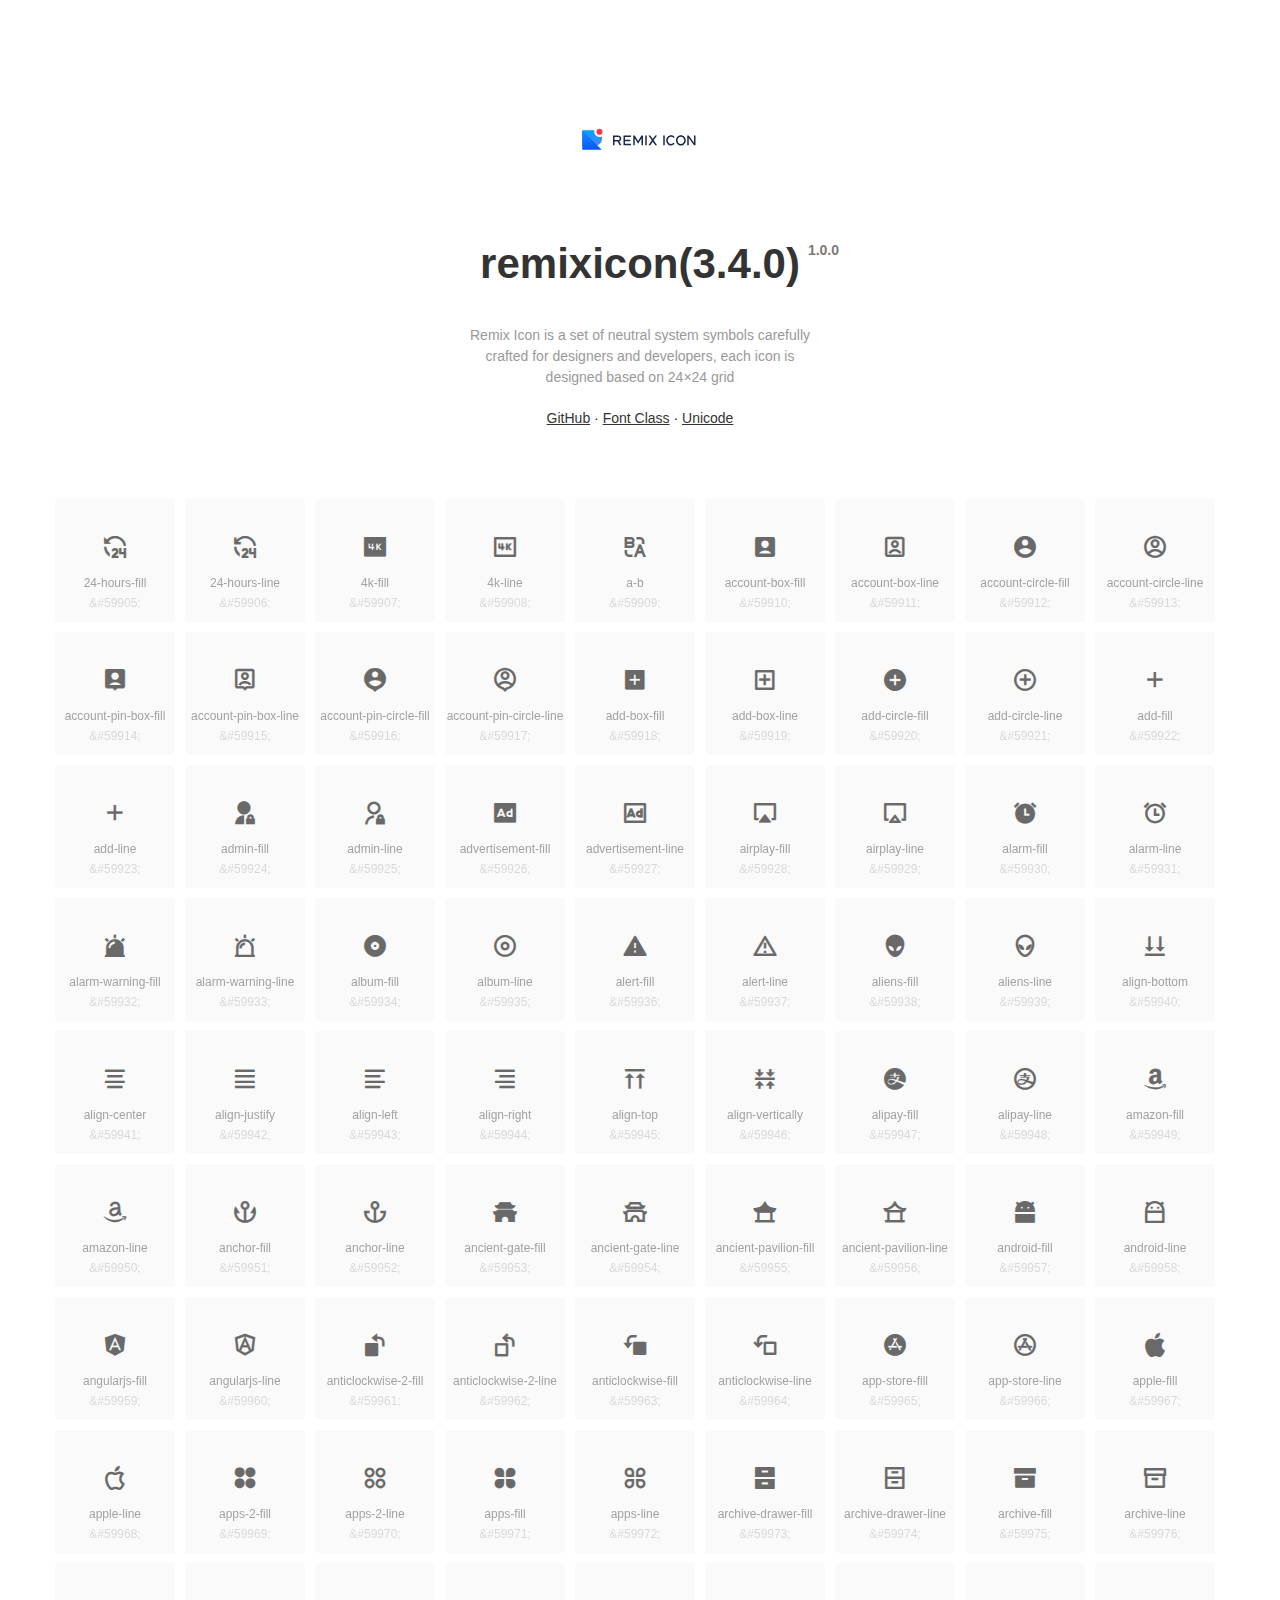
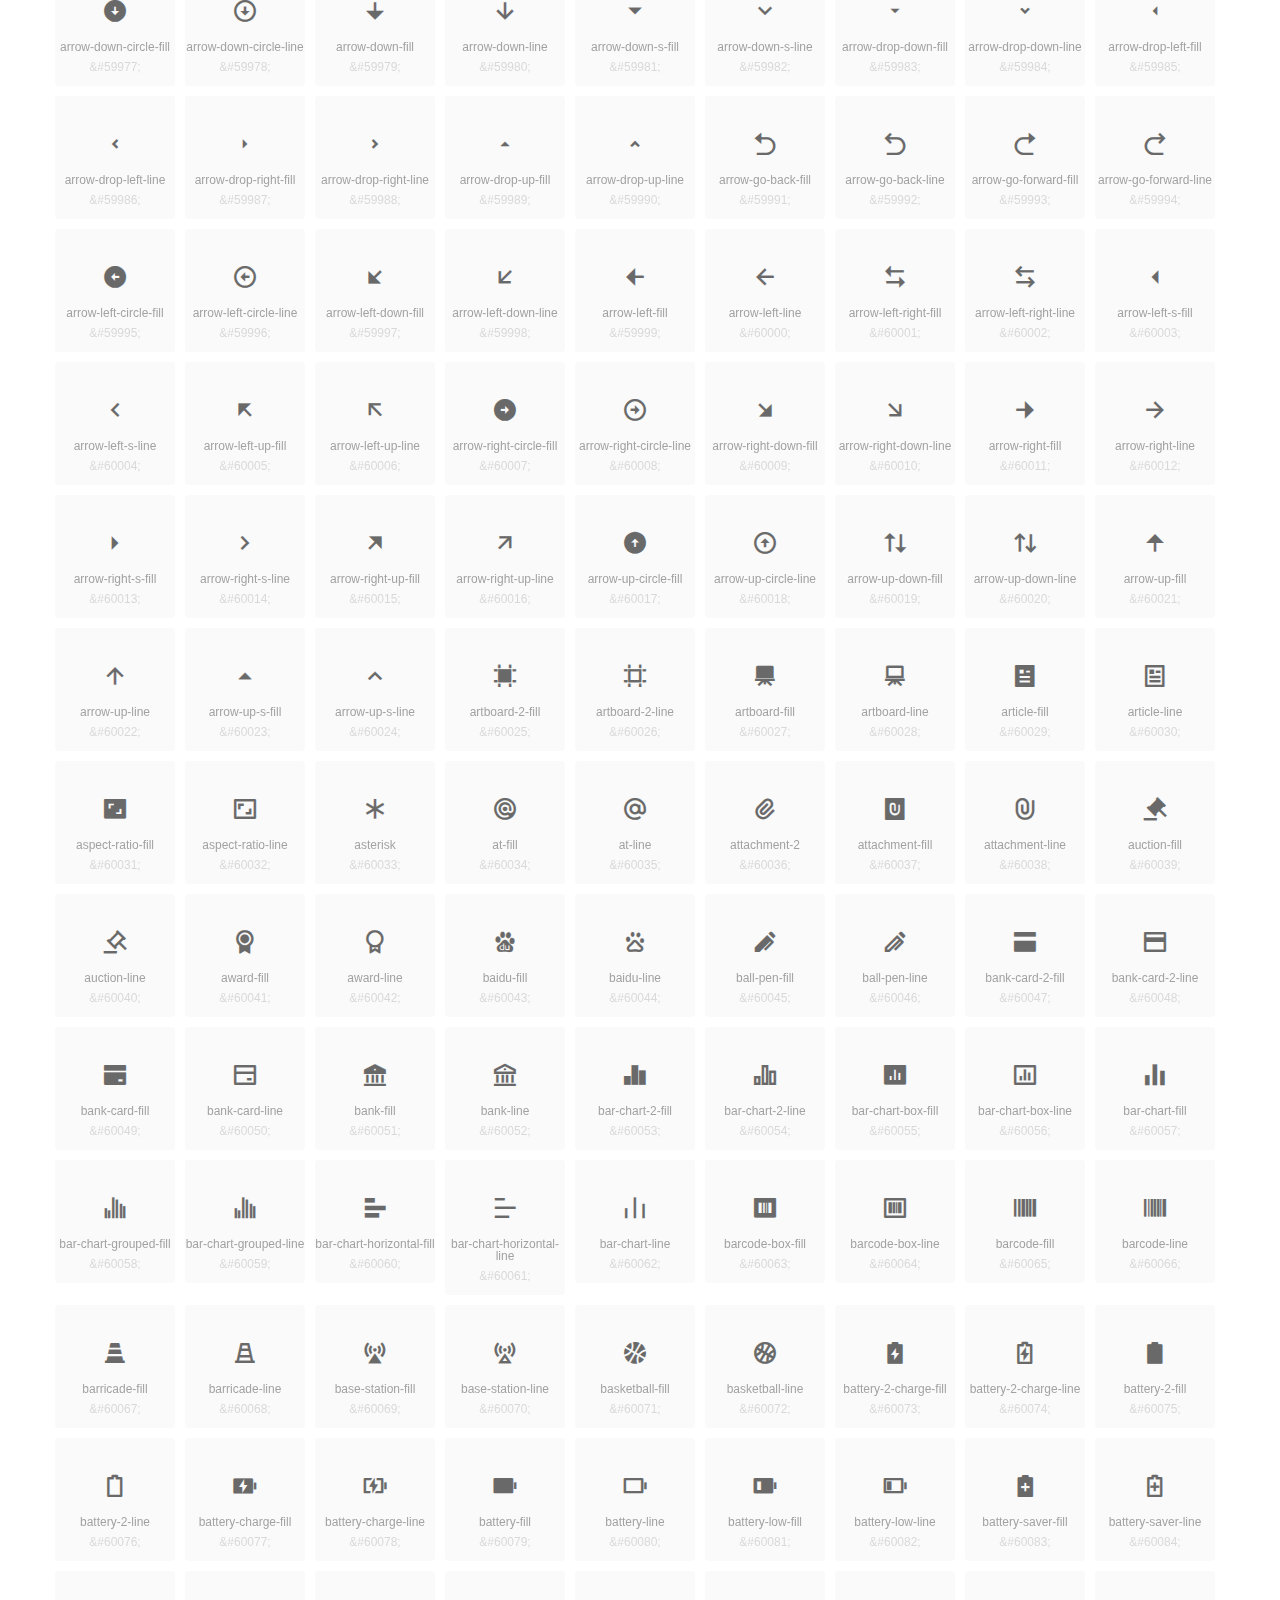
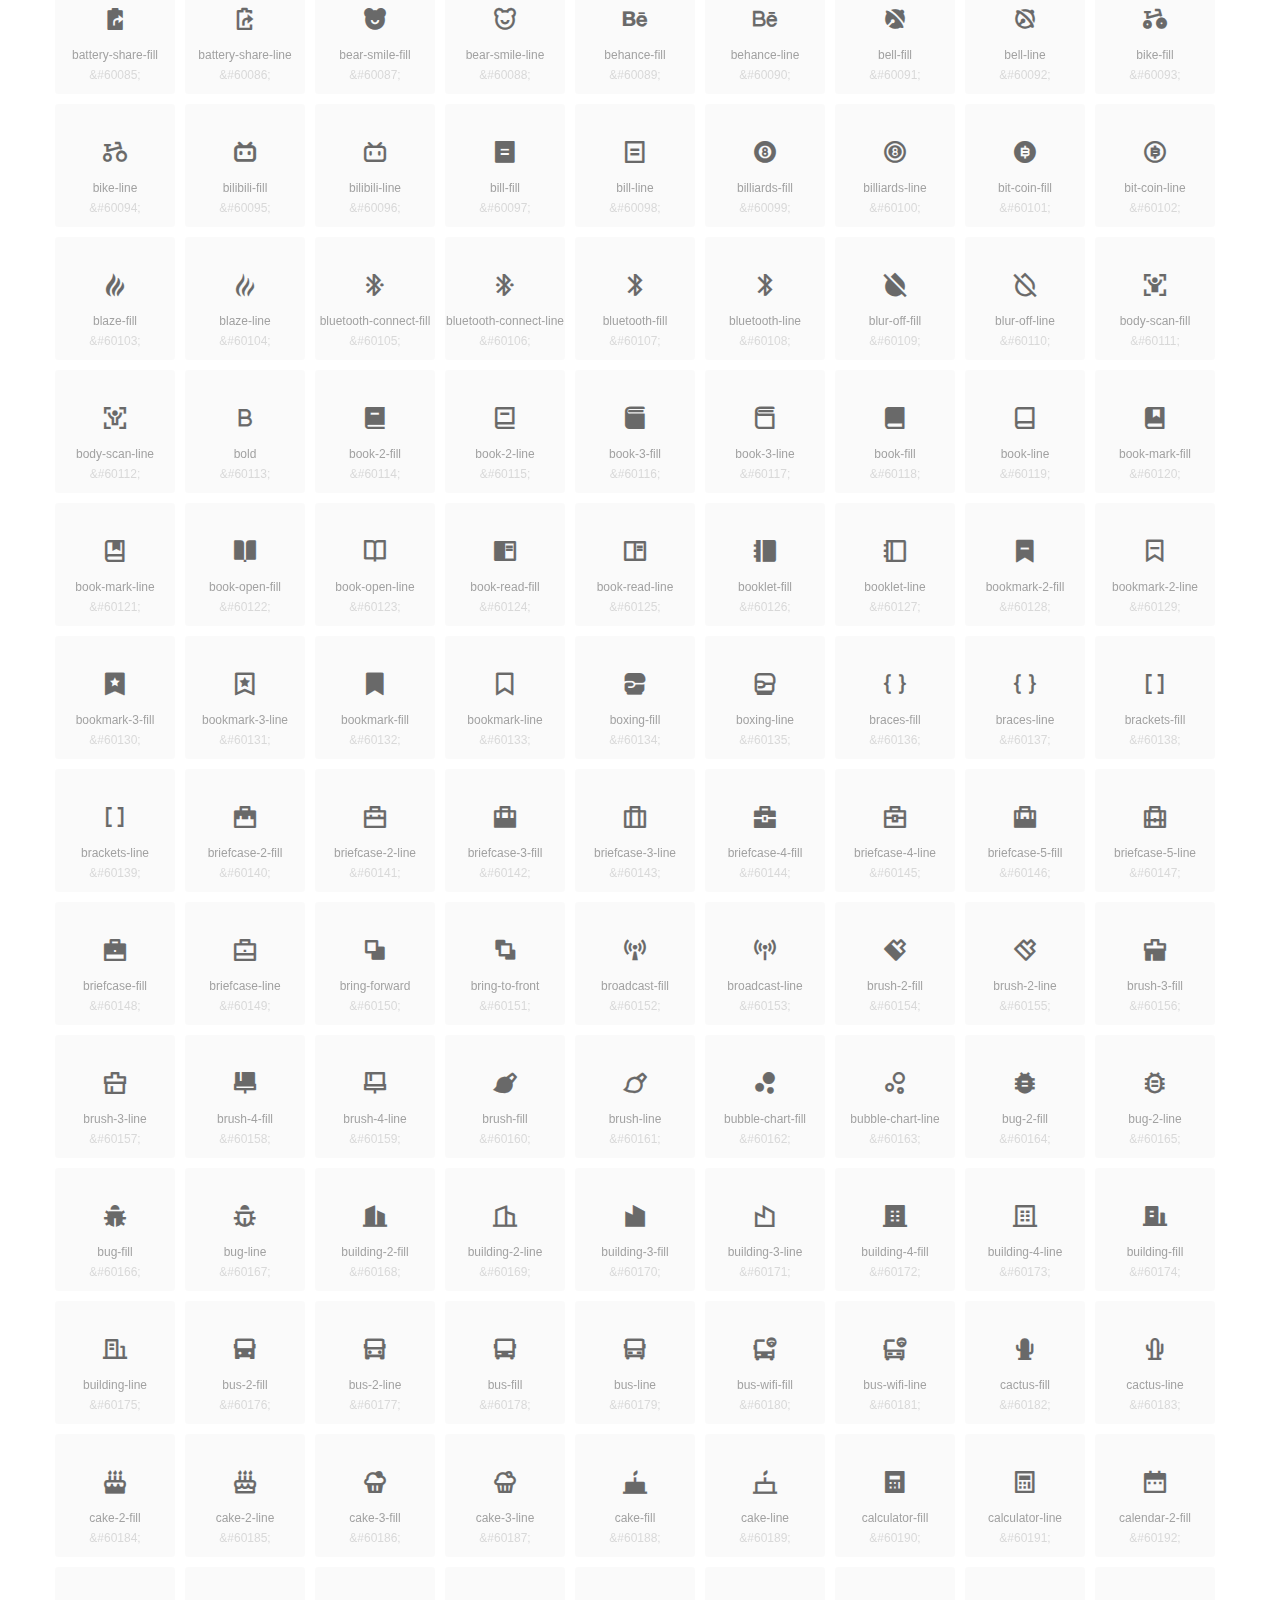
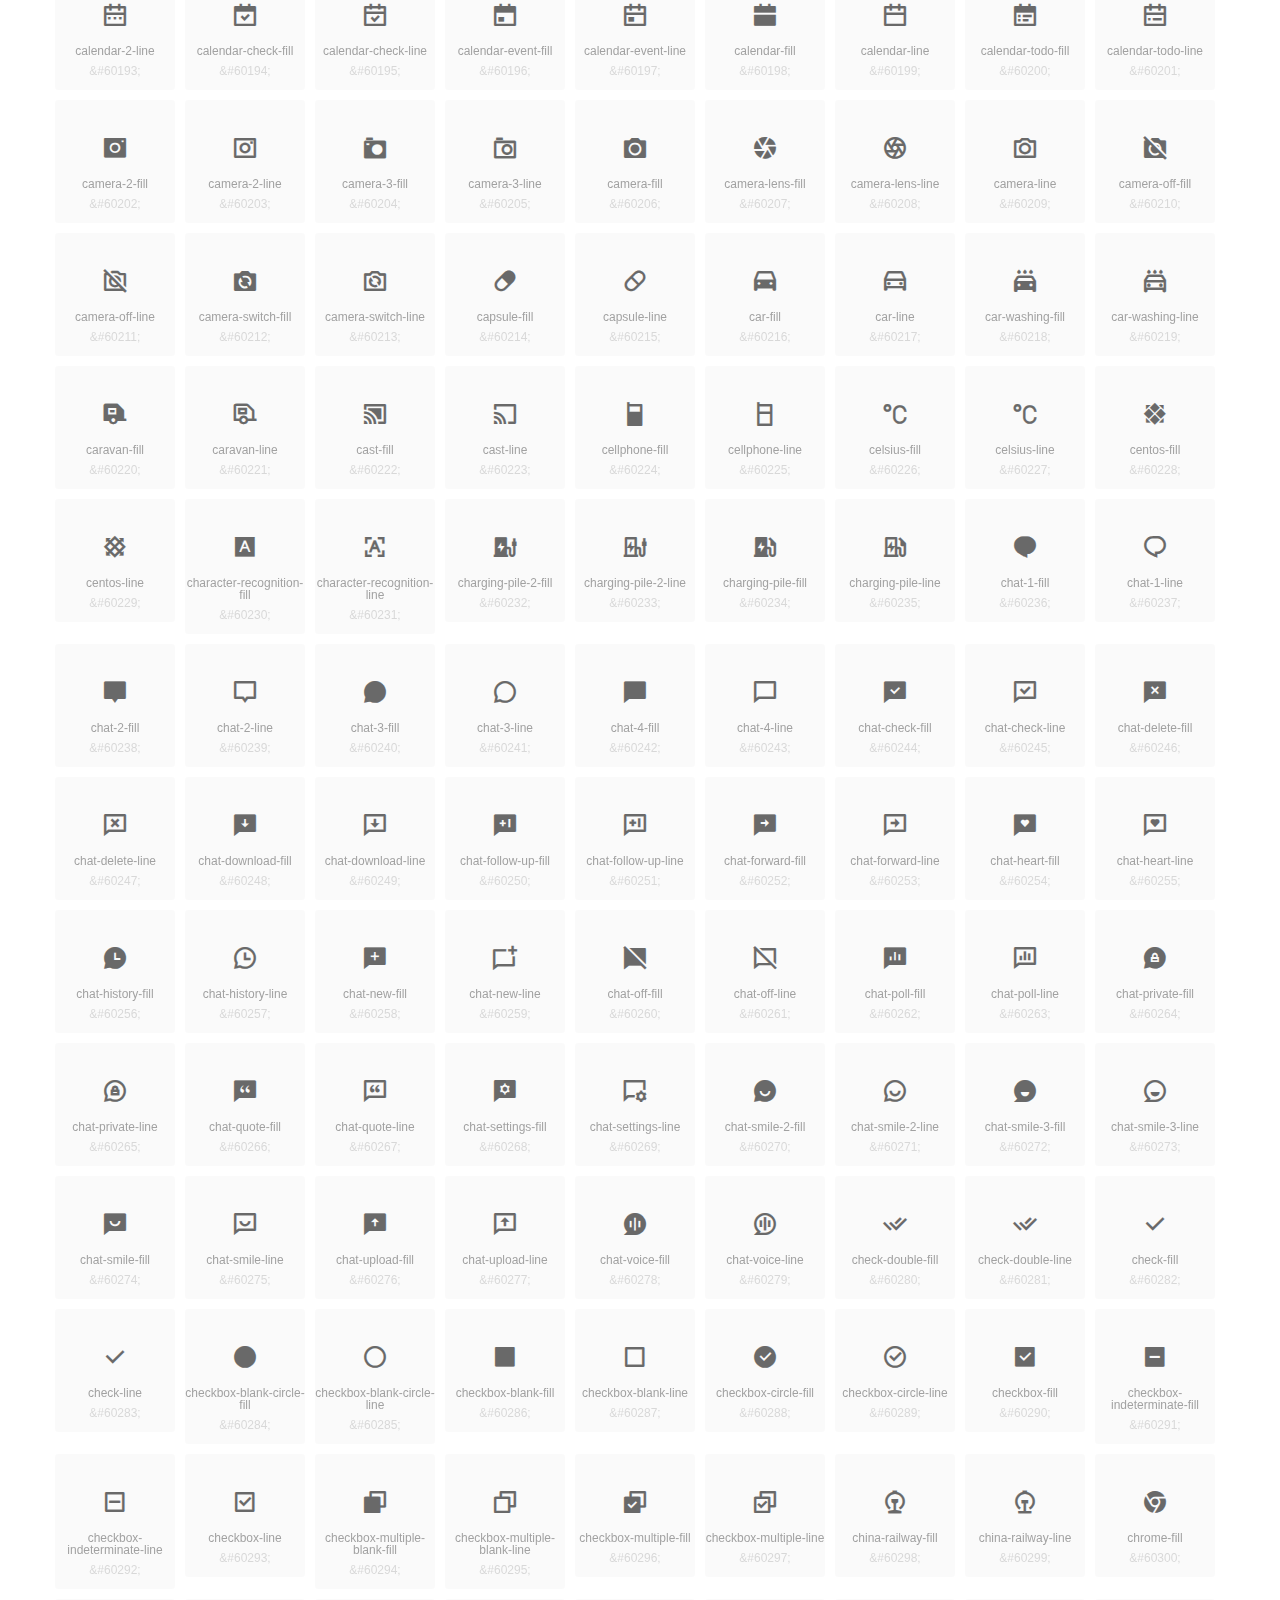
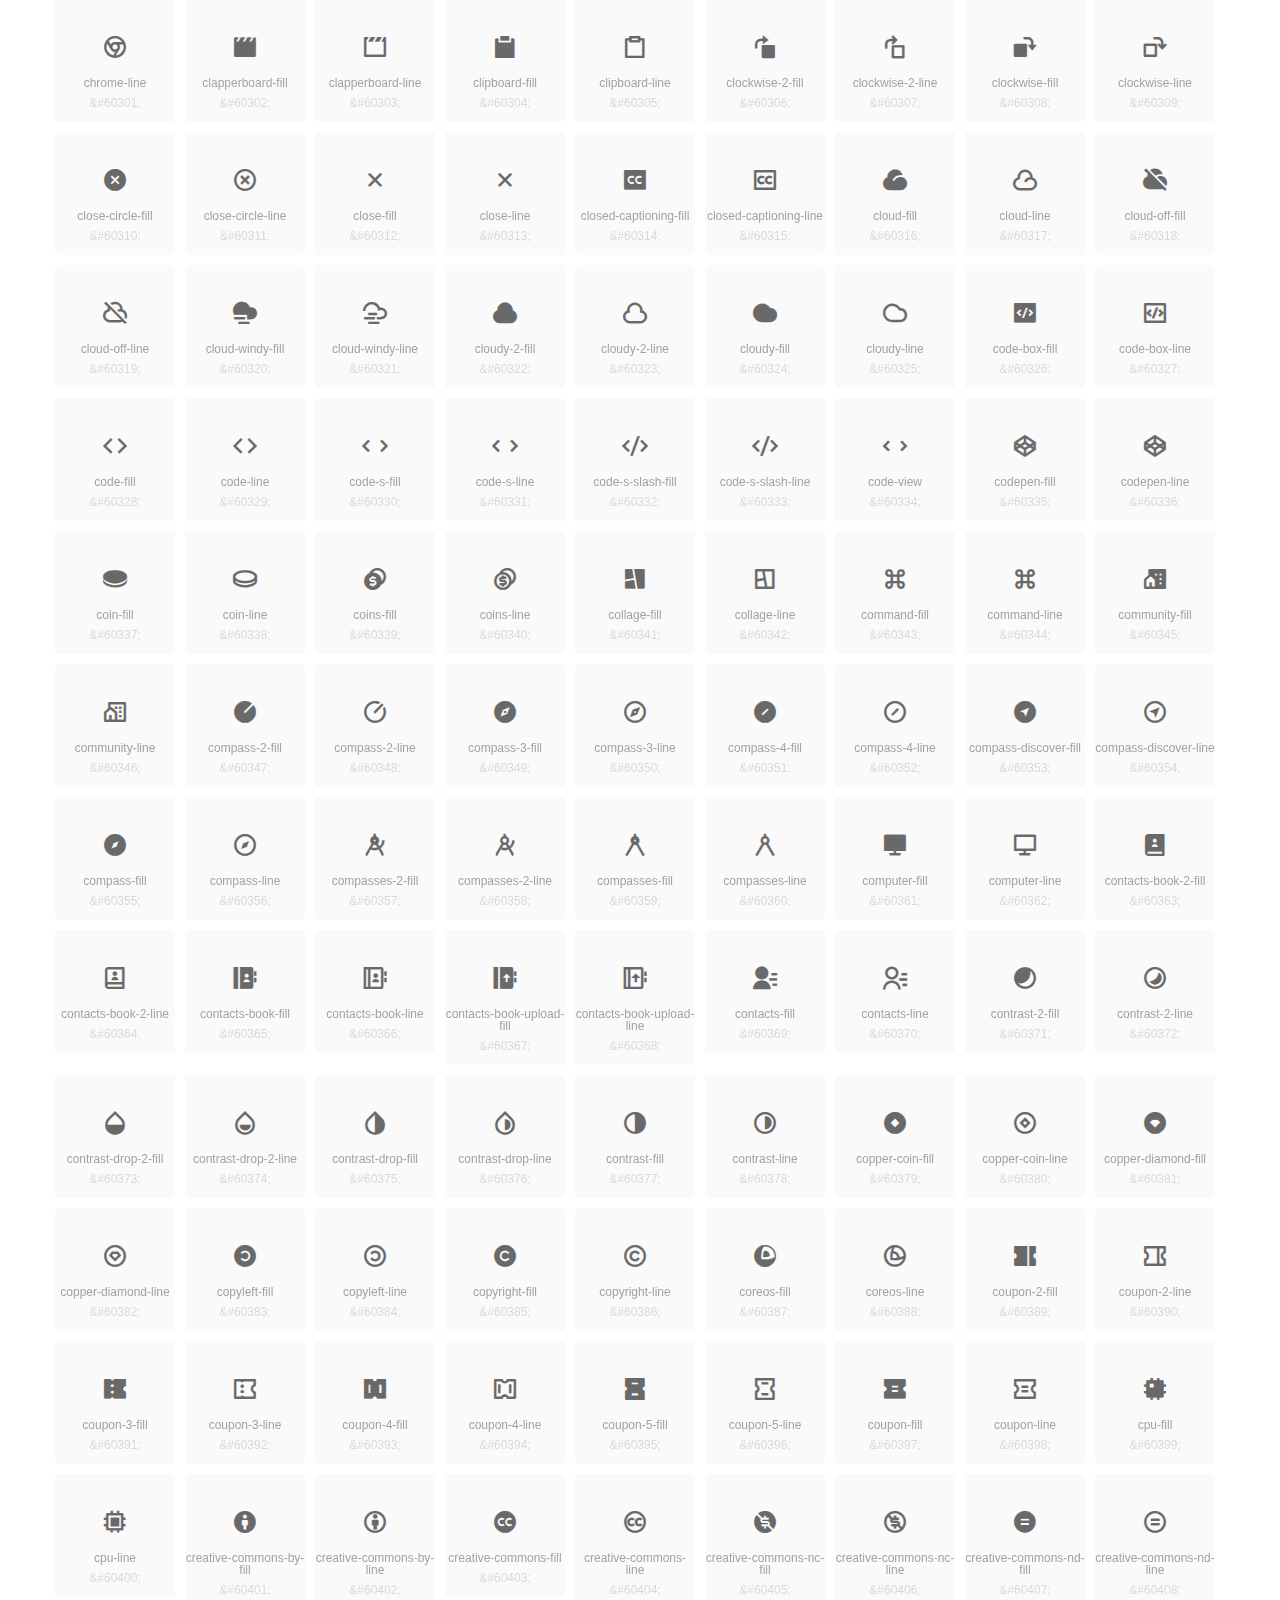
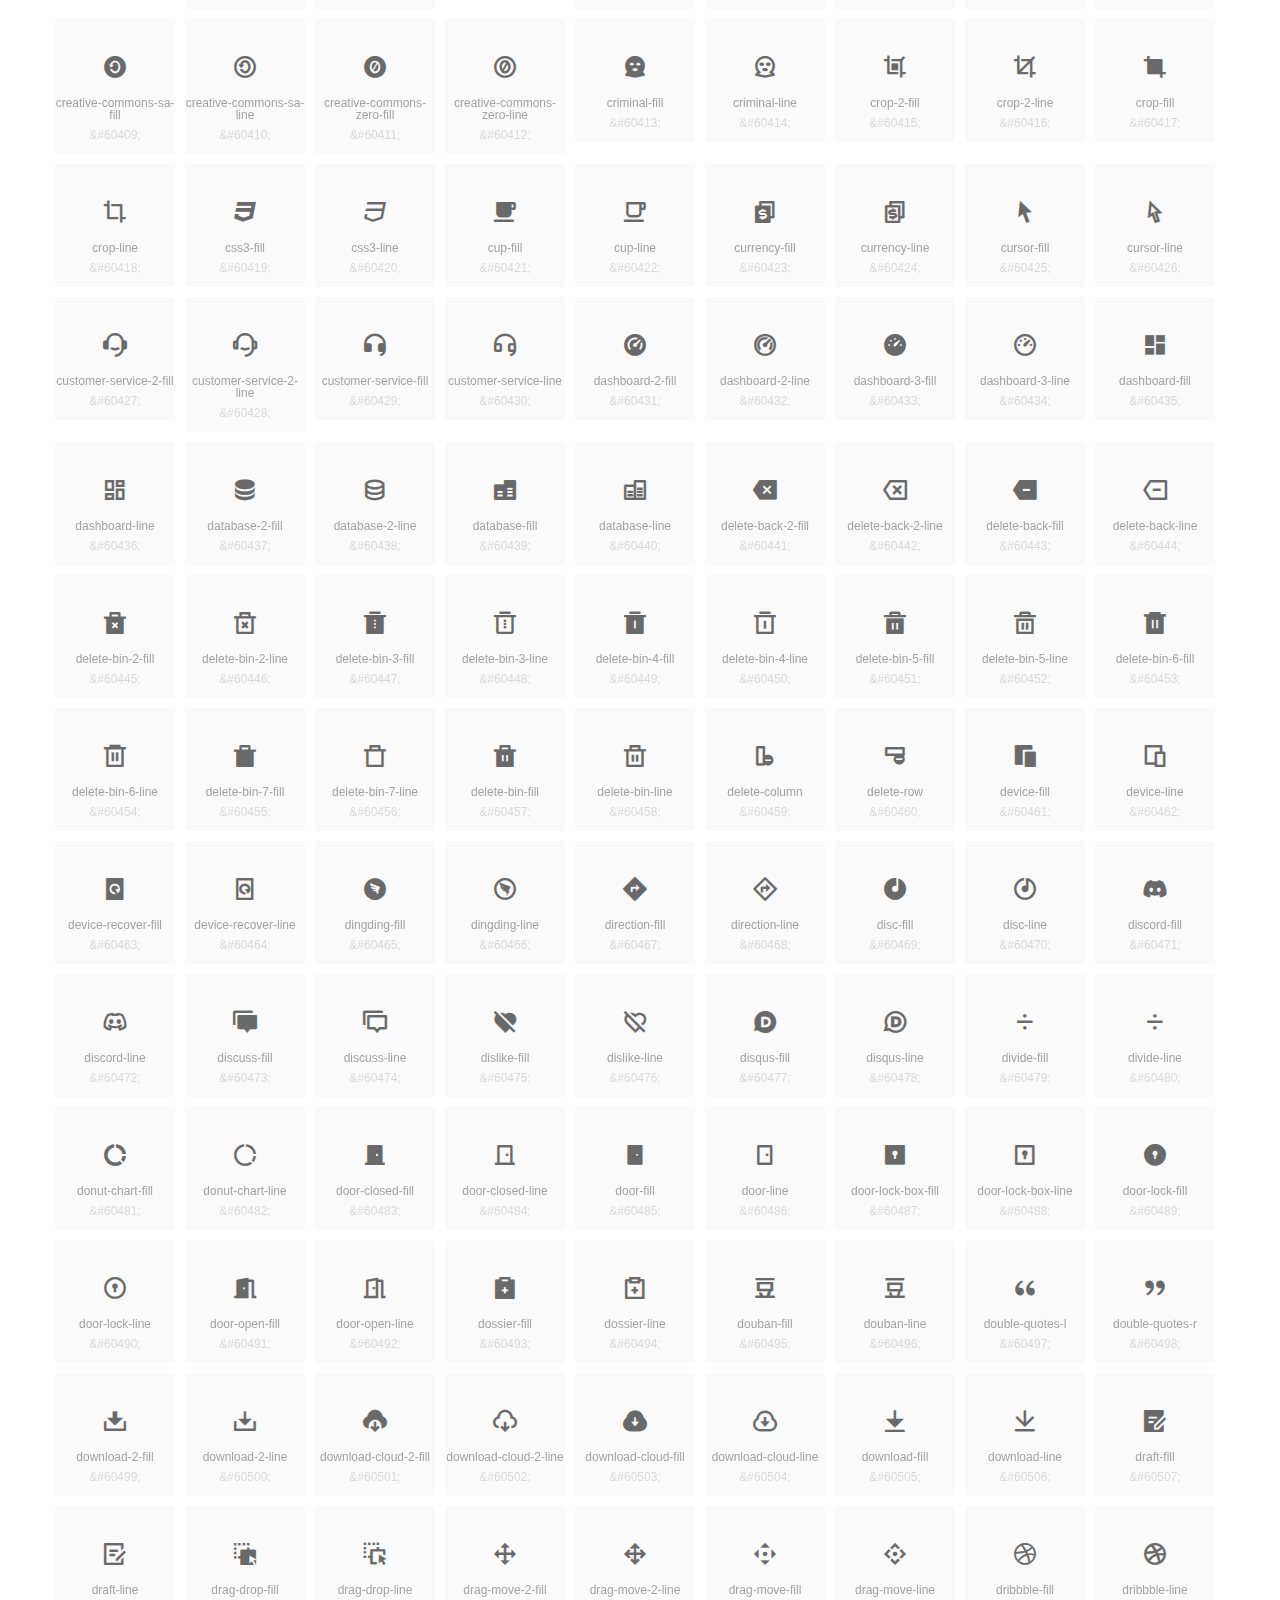
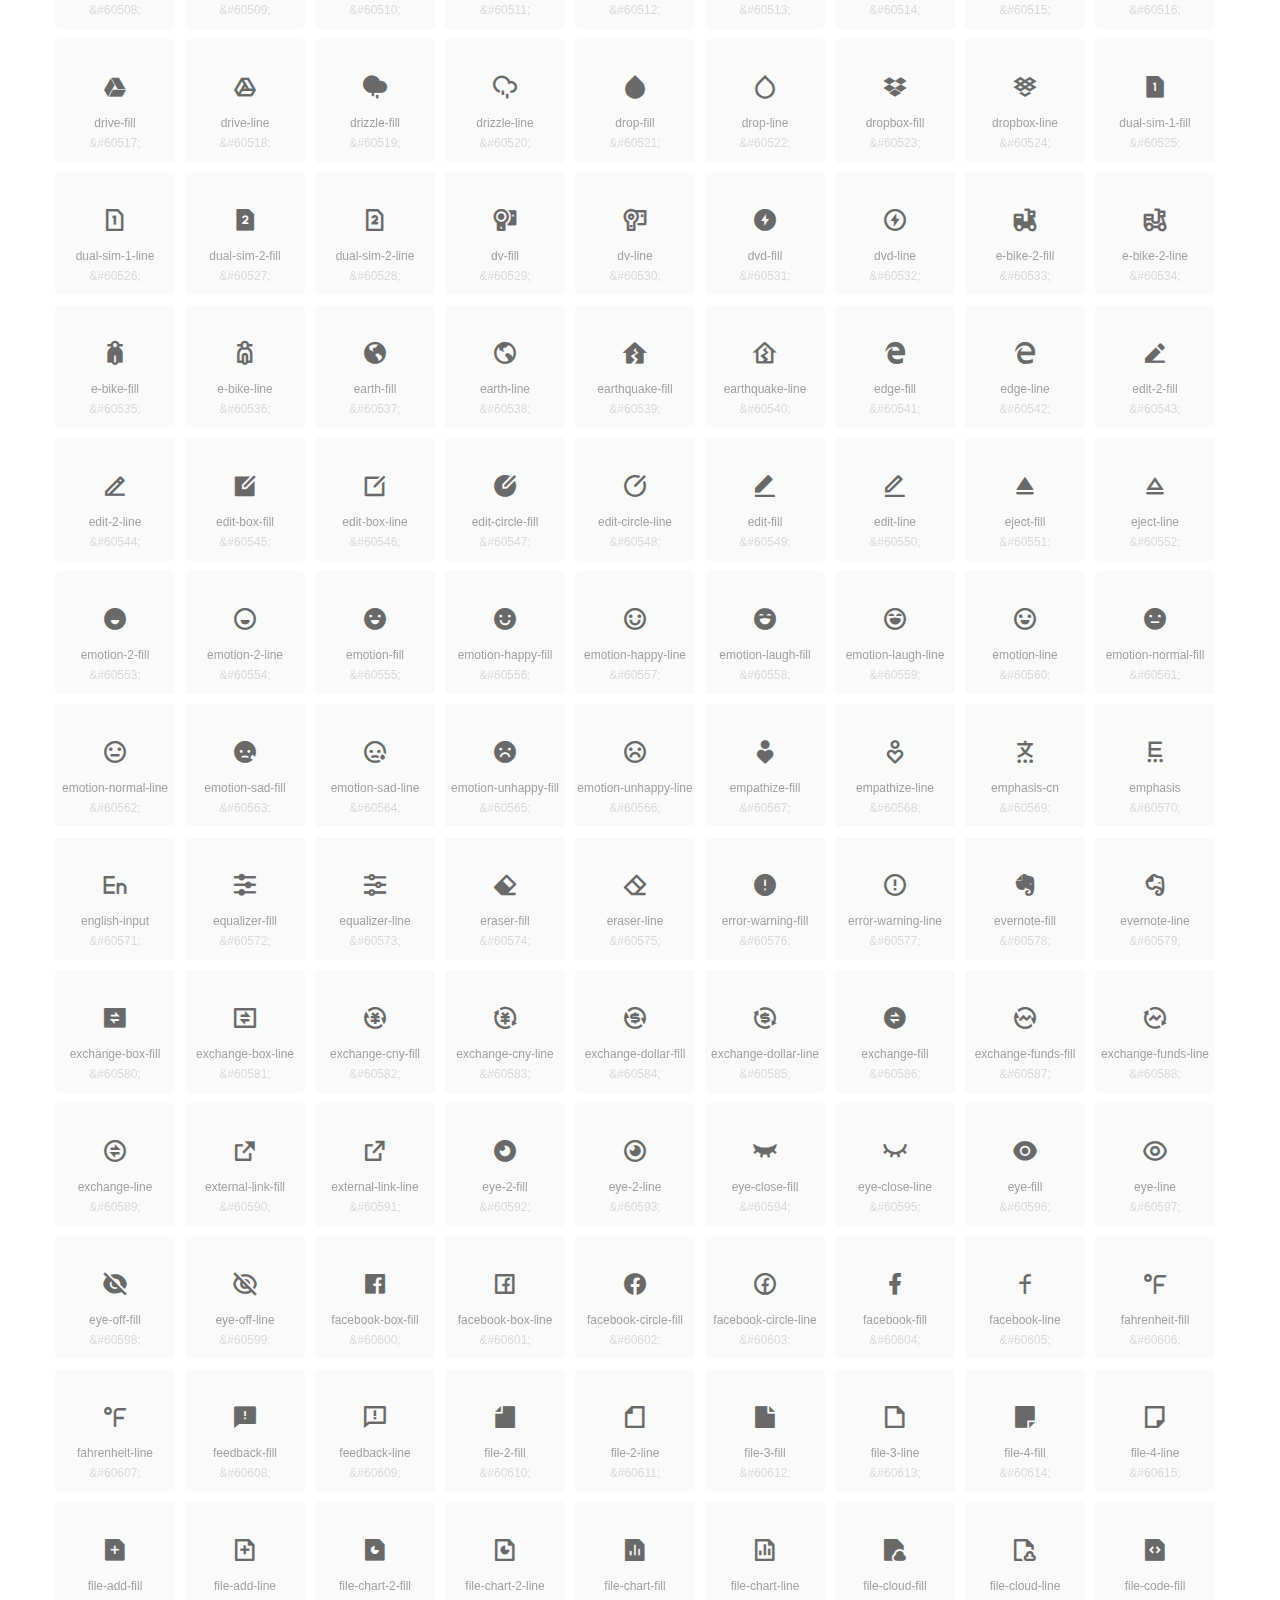
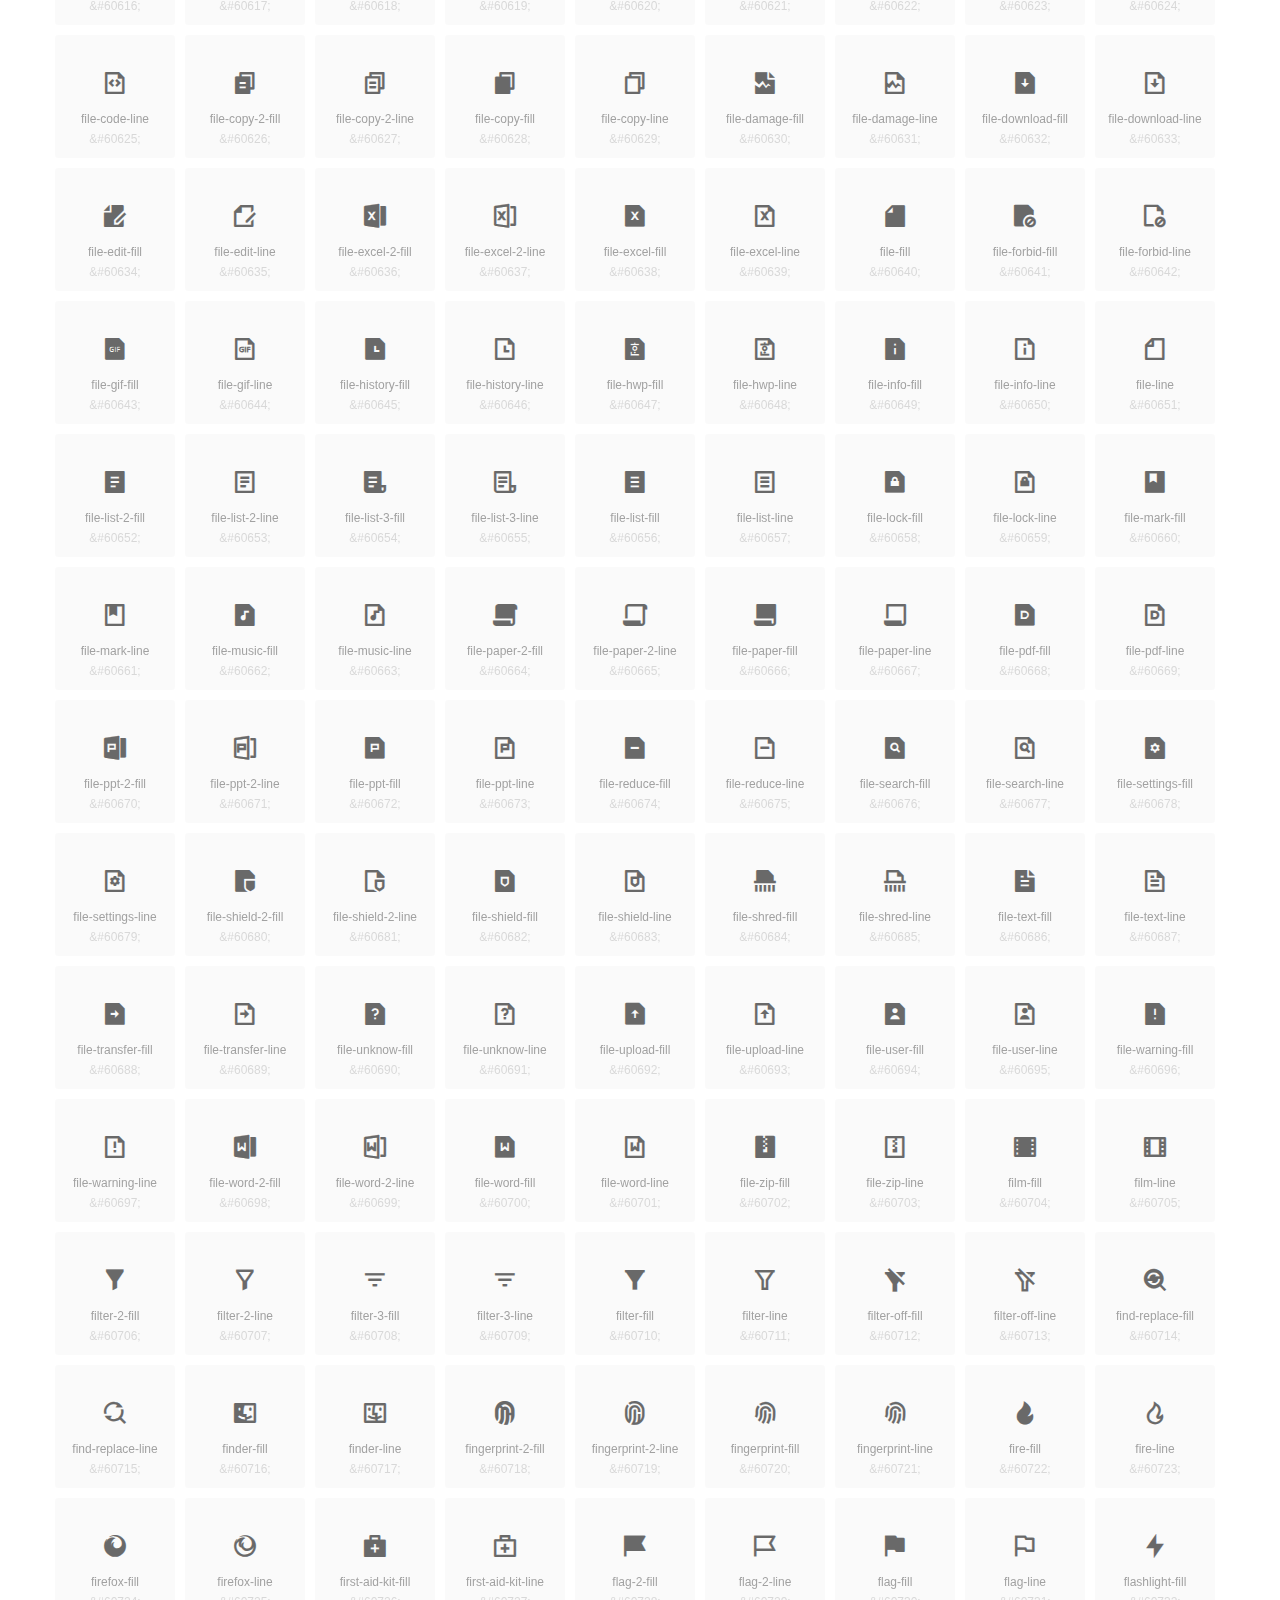
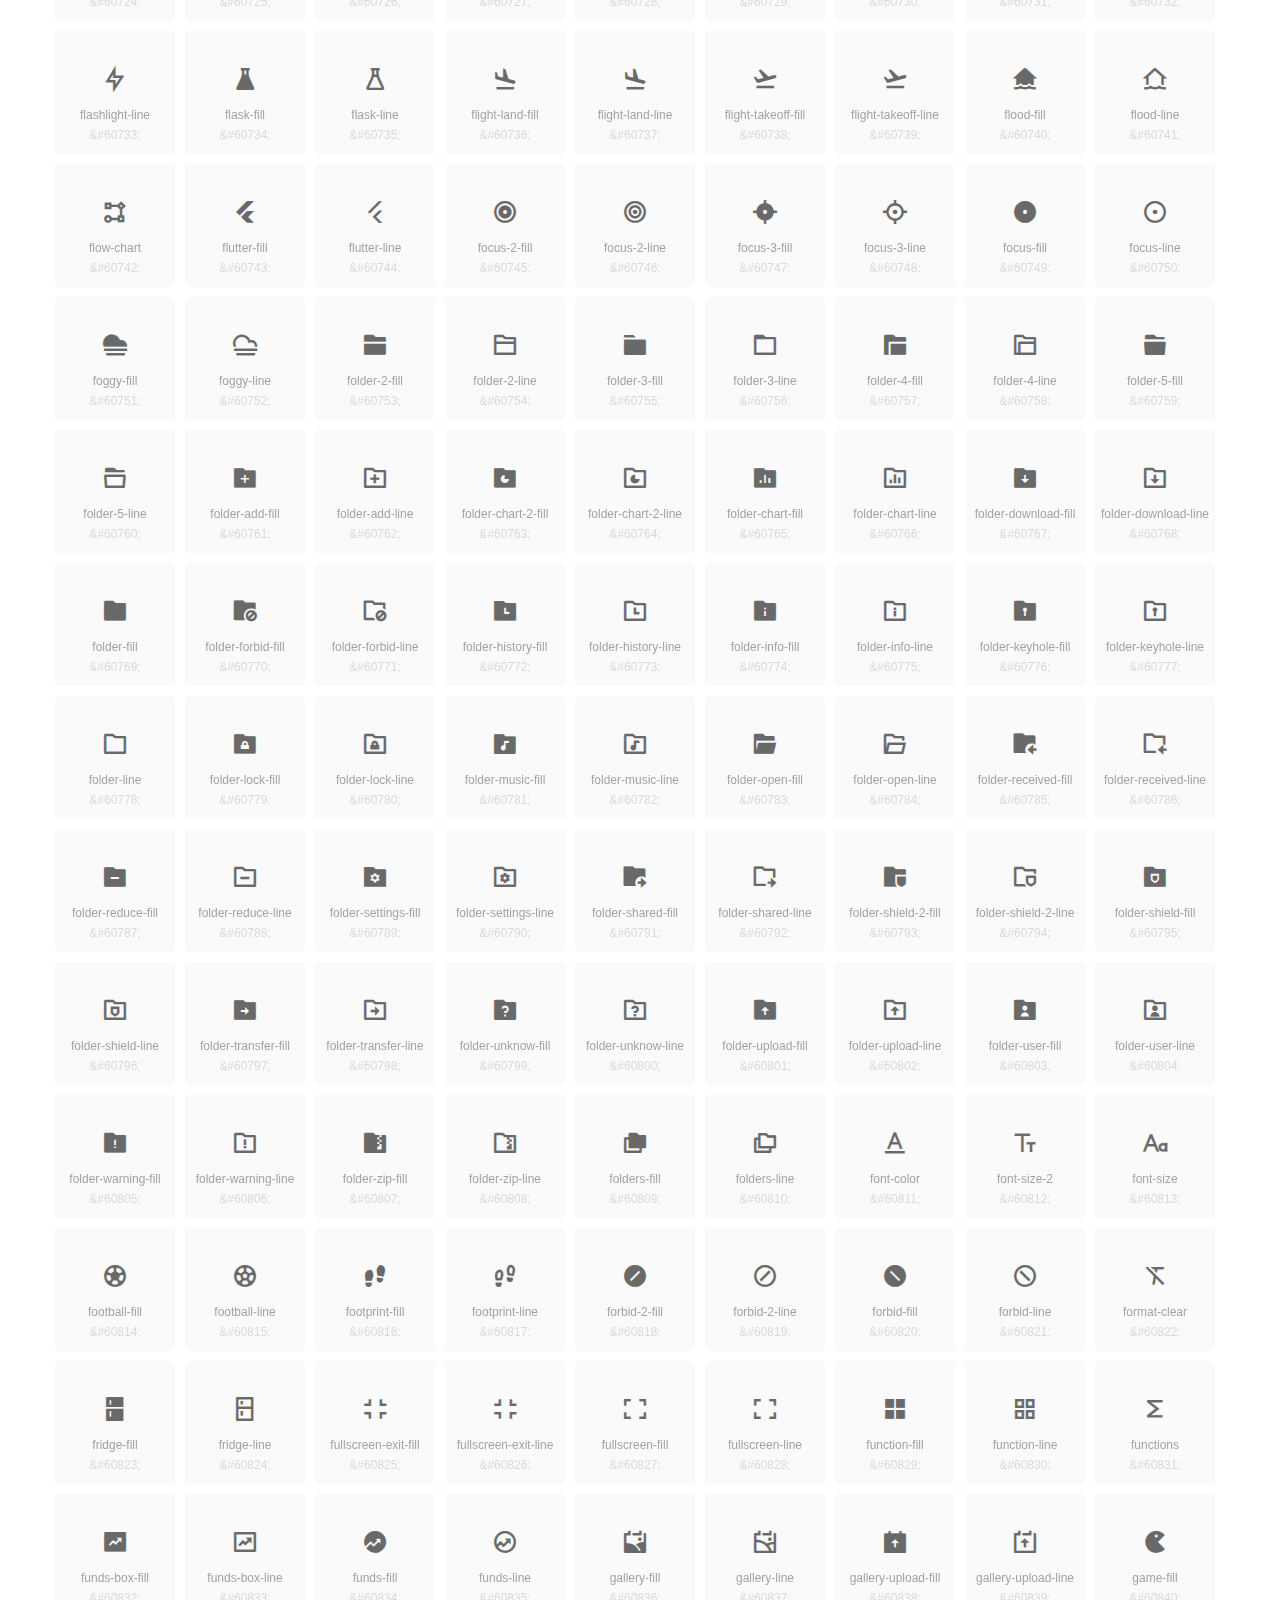
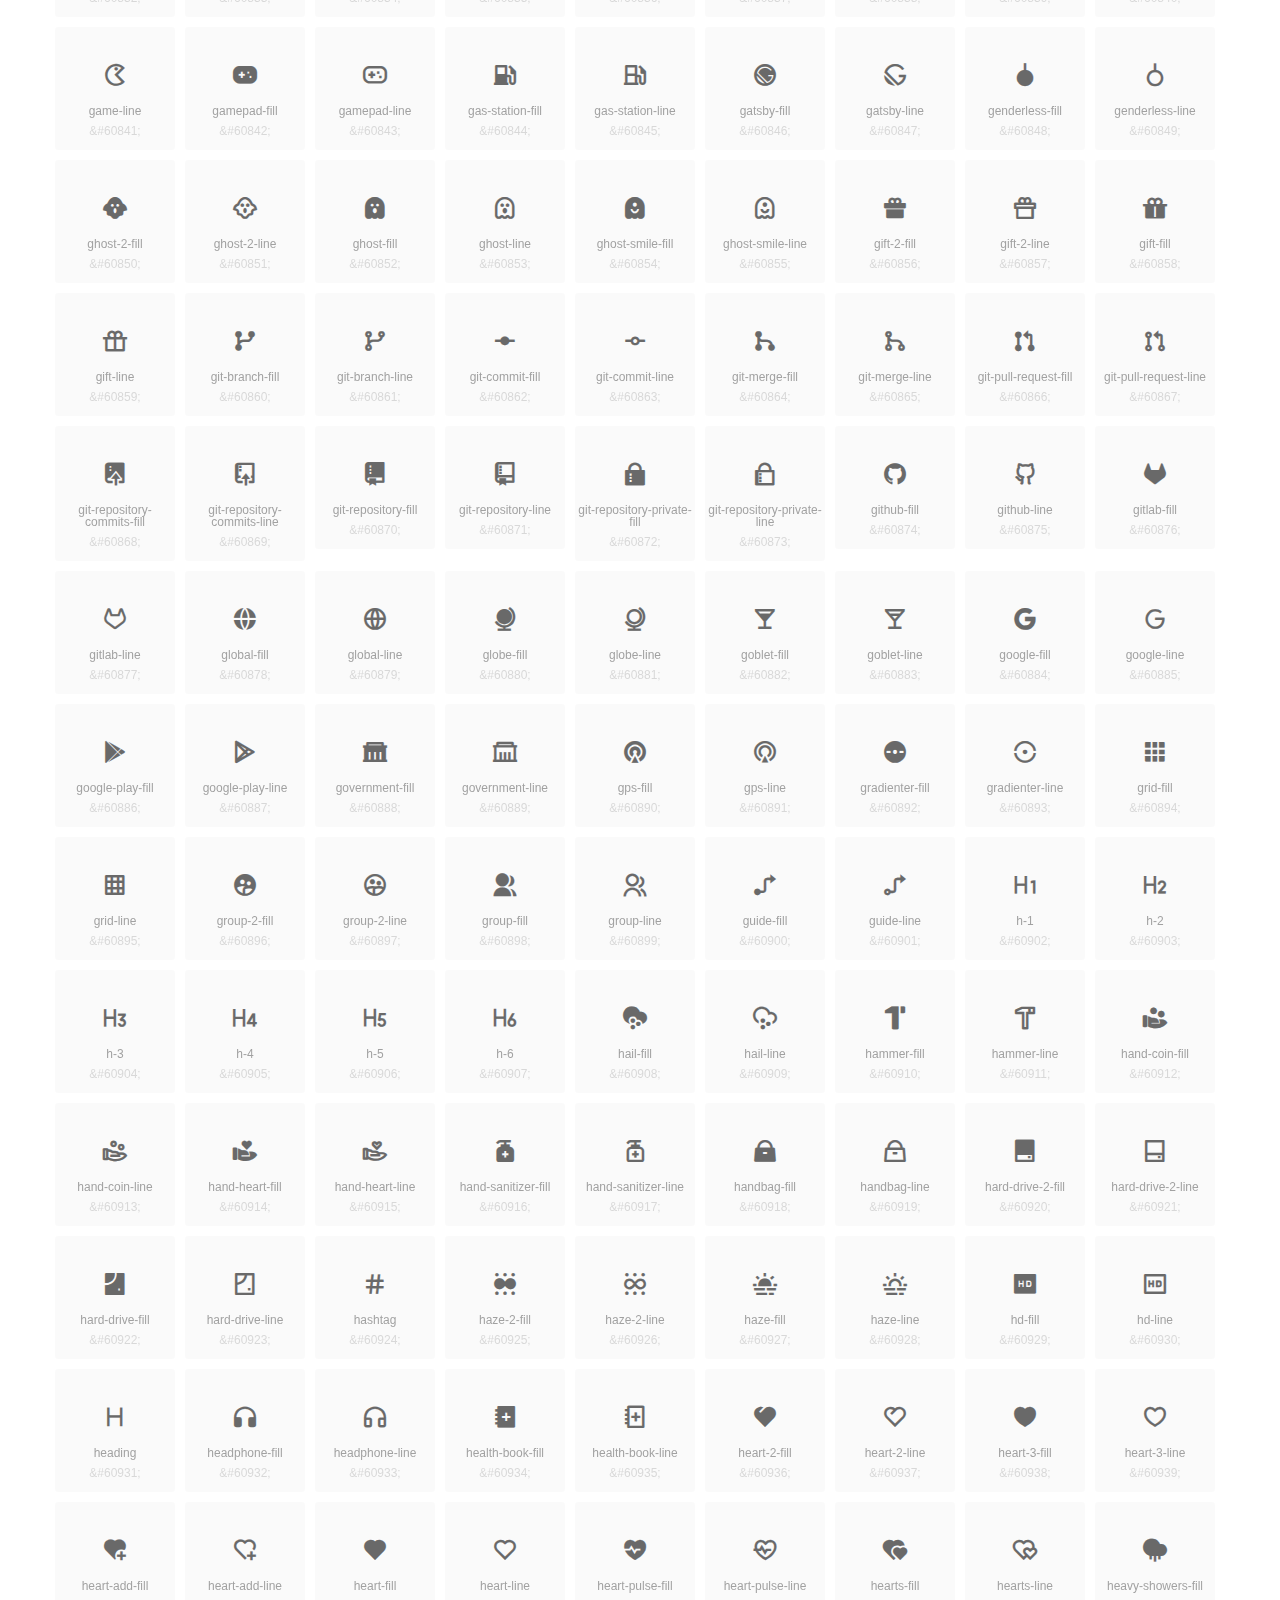
<file: font/fonts/unicode.html>
<!DOCTYPE html>
<html lang="en">
<head>
  <meta charset="UTF-8">
  <title>remixicon(3.4.0)</title>
  <meta name="viewport" content="width=device-width,minimum-scale=1.0,maximum-scale=1.0,user-scalable=no">
   
  <meta name="description" content="Remix Icon is a set of neutral system symbols carefully crafted for designers and developers, each icon is designed based on 24×24 grid">
   
  <meta name="keywords" content="remixicon,TTF,EOT,WOFF,WOFF2,SVG">
  
  
  
  <style>
    *{margin: 0;padding: 0;list-style: none;}
    body { color: #696969; font: 12px/1.5 tahoma, arial, \5b8b\4f53, sans-serif; }
    a { color: #333; text-decoration: underline; }
    a:hover { color: rgb(9, 73, 209); }
    .header { color: #333; text-align: center; padding: 80px 0 60px 0; min-height: 153px; font-size: 14px; }
    .header .logo svg { height: 120px; width: 120px; }
    .header h1 { font-size: 42px; padding: 26px 0 10px 0; }
    .header sup {font-size: 14px; margin: 8px 0 0 8px; position: absolute; color: #7b7b7b; }
    .info {
      color: #999;
      font-weight: normal;
      max-width: 346px;
      margin: 0 auto;
      padding: 20px 0;
      font-size: 14px;
    }

    .icons { max-width: 1190px; margin: 0 auto; }
    .icons ul { text-align: center; }
    .icons ul li {
      vertical-align: top;
      width: 120px;
      display: inline-block;
      text-align: center;
      background-color: rgba(0,0,0,.02);
      border-radius: 3px;
      padding: 29px 0 10px 0;
      margin-right: 10px;
      margin-top: 10px;
      transition: all 0.6s ease;
    }
    .icons ul li:hover { background-color: rgba(0,0,0,.06); }
    .icons ul li:hover span { color: #3c75e4; opacity: 1; }
    .icons ul li .unicode { color: #8c8c8c; opacity: 0.3; }
    .icons ul li h4 {
      font-weight: normal;
      padding: 10px 0 5px 0;
      display: block;
      color: #8c8c8c;
      font-size: 14px;
      line-height: 12px;
      opacity: 0.8;
    }
    .icons ul li:hover h4 { opacity: 1; }
    .icons ul li svg { width: 24px; height: 24px; }
    .icons ul li:hover { color: #3c75e4; }
    .footer { text-align: center; padding: 10px 0 90px 0; }
    .footer a { text-align: center; padding: 10px 0 90px 0; color: #696969;}
    .footer a:hover { color: #0949d1; }
    .links { text-align: center; padding: 50px 0 0 0; font-size: 14px; }
    
    
    .icons ul .unicode-icon span { display: block; }
    .icons ul .unicode-icon h4 { font-size: 12px; }
    @font-face {
      font-family: "remixicon";
      src: url("remixicon.eot");
      /* IE9*/
      src: url("remixicon.eot#iefix") format("embedded-opentype"),
      /* IE6-IE8 */
      url("remixicon.woff2?1687271883646") format("woff2"),
      url("remixicon.woff?1687271883646") format("woff"),
      /* chrome, firefox */
      url("remixicon.ttf?1687271883646") format("truetype"),
      /* chrome, firefox, opera, Safari, Android, iOS 4.2+*/
      url("remixicon.svg#remixicon?1687271883646") format("svg");
      /* iOS 4.1- */
    }
    .iconfont {
      font-family: "remixicon" !important;
      font-size: 26px;
      font-style: normal;
      -webkit-font-smoothing: antialiased;
      -webkit-text-stroke-width: 0.2px;
      -moz-osx-font-smoothing: grayscale;
    }
    
    
  </style>
  
</head>

<body>
  
  <div class="header">
    
    <div class="logo">
      <a href="./"><svg width="160" height="32" viewBox="0 0 160 32" fill="none" xmlns="http://www.w3.org/2000/svg">
<path d="M121.5 9.80005C123.33 9.80005 124.984 10.5797 126.165 11.8344L124.75 13.2496C123.929 12.3549 122.773 11.8 121.5 11.8C119.029 11.8 117 13.891 117 16.5C117 19.1091 119.029 21.2 121.5 21.2C122.773 21.2 123.929 20.6452 124.75 19.7505L126.165 21.1657C124.984 22.4204 123.33 23.2 121.5 23.2C117.91 23.2 115 20.2004 115 16.5C115 12.7997 117.91 9.80005 121.5 9.80005Z" fill="#1A2947"/>
<path d="M113 10V23H111V10H113Z" fill="#1A2947"/>
<path d="M154 23V9.99988H152L152 19.6019L144.997 9.99988L143 10.0039V23H145L145 13.3969L152 23H154Z" fill="#1A2947"/>
<path d="M68 10V12H60V15.5H67V17.5H60V21H68V23H58V10H68Z" fill="#1A2947"/>
<path d="M82 10L77.4999 17.201L73 10H71V23H73V13.775L77.4999 20.975L82 13.773V23H84V10H82Z" fill="#1A2947"/>
<path d="M89 10V23H87V10H89Z" fill="#1A2947"/>
<path d="M96.9999 14.7565L93.6689 9.99951H91.2279L95.7789 16.4995L91.2289 22.9995H93.6689L96.9999 18.2435L100.33 22.9995H102.772L98.2209 16.4995L102.773 9.99951H100.33L96.9999 14.7565Z" fill="#1A2947"/>
<path fill-rule="evenodd" clip-rule="evenodd" d="M141 16.5C141 12.7997 138.09 9.80005 134.5 9.80005C130.91 9.80005 128 12.7997 128 16.5C128 20.2004 130.91 23.2 134.5 23.2C138.09 23.2 141 20.2004 141 16.5ZM130 16.5C130 13.891 132.029 11.8 134.5 11.8C136.971 11.8 139 13.891 139 16.5C139 19.1091 136.971 21.2 134.5 21.2C132.029 21.2 130 19.1091 130 16.5Z" fill="#1A2947"/>
<path fill-rule="evenodd" clip-rule="evenodd" d="M51 10C53.2091 10 55 11.7909 55 14C55 15.7175 53.9176 17.1821 52.3977 17.749L55.1901 22.999H52.9251L50.267 18H46V23H44V10H51ZM46 11.999V15.999L51 16C52.1046 16 53 15.1046 53 14C53 12.8955 52.1 12 51 12L46 11.999Z" fill="#1A2947"/>
<path fill-rule="evenodd" clip-rule="evenodd" d="M19.2887 3.00389C19.1928 3.0013 19.0965 3 19 3H3V24H19C24.799 24 29.5 19.299 29.5 13.5C29.5 12.7108 29.4129 11.942 29.2479 11.2025C28.2772 11.7119 27.1722 12 26 12C22.134 12 19 8.86599 19 5C19 4.30645 19.1009 3.63646 19.2887 3.00389Z" fill="url(#paint0_linear_960_1054)"/>
<g filter="url(#filter0_b_960_1054)">
<path fill-rule="evenodd" clip-rule="evenodd" d="M3 3L29 29H3V3Z" fill="url(#paint1_linear_960_1054)"/>
</g>
<circle cx="26" cy="5" r="4" fill="url(#paint2_linear_960_1054)"/>
<defs>
<filter id="filter0_b_960_1054" x="-2.43656" y="-2.43656" width="36.8731" height="36.8731" filterUnits="userSpaceOnUse" color-interpolation-filters="sRGB">
<feFlood flood-opacity="0" result="BackgroundImageFix"/>
<feGaussianBlur in="BackgroundImage" stdDeviation="2.71828"/>
<feComposite in2="SourceAlpha" operator="in" result="effect1_backgroundBlur_960_1054"/>
<feBlend mode="normal" in="SourceGraphic" in2="effect1_backgroundBlur_960_1054" result="shape"/>
</filter>
<linearGradient id="paint0_linear_960_1054" x1="3" y1="3" x2="3" y2="24" gradientUnits="userSpaceOnUse">
<stop stop-color="#05A0FA"/>
<stop offset="1" stop-color="#4785FF"/>
</linearGradient>
<linearGradient id="paint1_linear_960_1054" x1="3" y1="3" x2="3" y2="29" gradientUnits="userSpaceOnUse">
<stop stop-color="#1A8CFF"/>
<stop offset="1" stop-color="#0557FA"/>
</linearGradient>
<linearGradient id="paint2_linear_960_1054" x1="22" y1="1" x2="22" y2="9" gradientUnits="userSpaceOnUse">
<stop stop-color="#FF463A"/>
<stop offset="1" stop-color="#FF1F5A"/>
</linearGradient>
</defs>
</svg>
</a>
    </div>
    
    <h1>remixicon(3.4.0)<sup>1.0.0</sup></h1>
    <div class="info">
      Remix Icon is a set of neutral system symbols carefully crafted for designers and developers, each icon is designed based on 24×24 grid
    </div>
    <p>
      
      <a href="https://github.com/Remix-Design/remixicon.git">GitHub</a> · 
      
      <a href="index.html">Font Class</a> · 
      
      <a href="unicode.html">Unicode</a>
      
    </p>
  </div>
  <div class="icons">
    <ul>
      <li class="unicode-icon"><span class="iconfont"></span><h4>24-hours-fill</h4><span class="unicode">&amp;#59905;</span></li><li class="unicode-icon"><span class="iconfont"></span><h4>24-hours-line</h4><span class="unicode">&amp;#59906;</span></li><li class="unicode-icon"><span class="iconfont"></span><h4>4k-fill</h4><span class="unicode">&amp;#59907;</span></li><li class="unicode-icon"><span class="iconfont"></span><h4>4k-line</h4><span class="unicode">&amp;#59908;</span></li><li class="unicode-icon"><span class="iconfont"></span><h4>a-b</h4><span class="unicode">&amp;#59909;</span></li><li class="unicode-icon"><span class="iconfont"></span><h4>account-box-fill</h4><span class="unicode">&amp;#59910;</span></li><li class="unicode-icon"><span class="iconfont"></span><h4>account-box-line</h4><span class="unicode">&amp;#59911;</span></li><li class="unicode-icon"><span class="iconfont"></span><h4>account-circle-fill</h4><span class="unicode">&amp;#59912;</span></li><li class="unicode-icon"><span class="iconfont"></span><h4>account-circle-line</h4><span class="unicode">&amp;#59913;</span></li><li class="unicode-icon"><span class="iconfont"></span><h4>account-pin-box-fill</h4><span class="unicode">&amp;#59914;</span></li><li class="unicode-icon"><span class="iconfont"></span><h4>account-pin-box-line</h4><span class="unicode">&amp;#59915;</span></li><li class="unicode-icon"><span class="iconfont"></span><h4>account-pin-circle-fill</h4><span class="unicode">&amp;#59916;</span></li><li class="unicode-icon"><span class="iconfont"></span><h4>account-pin-circle-line</h4><span class="unicode">&amp;#59917;</span></li><li class="unicode-icon"><span class="iconfont"></span><h4>add-box-fill</h4><span class="unicode">&amp;#59918;</span></li><li class="unicode-icon"><span class="iconfont"></span><h4>add-box-line</h4><span class="unicode">&amp;#59919;</span></li><li class="unicode-icon"><span class="iconfont"></span><h4>add-circle-fill</h4><span class="unicode">&amp;#59920;</span></li><li class="unicode-icon"><span class="iconfont"></span><h4>add-circle-line</h4><span class="unicode">&amp;#59921;</span></li><li class="unicode-icon"><span class="iconfont"></span><h4>add-fill</h4><span class="unicode">&amp;#59922;</span></li><li class="unicode-icon"><span class="iconfont"></span><h4>add-line</h4><span class="unicode">&amp;#59923;</span></li><li class="unicode-icon"><span class="iconfont"></span><h4>admin-fill</h4><span class="unicode">&amp;#59924;</span></li><li class="unicode-icon"><span class="iconfont"></span><h4>admin-line</h4><span class="unicode">&amp;#59925;</span></li><li class="unicode-icon"><span class="iconfont"></span><h4>advertisement-fill</h4><span class="unicode">&amp;#59926;</span></li><li class="unicode-icon"><span class="iconfont"></span><h4>advertisement-line</h4><span class="unicode">&amp;#59927;</span></li><li class="unicode-icon"><span class="iconfont"></span><h4>airplay-fill</h4><span class="unicode">&amp;#59928;</span></li><li class="unicode-icon"><span class="iconfont"></span><h4>airplay-line</h4><span class="unicode">&amp;#59929;</span></li><li class="unicode-icon"><span class="iconfont"></span><h4>alarm-fill</h4><span class="unicode">&amp;#59930;</span></li><li class="unicode-icon"><span class="iconfont"></span><h4>alarm-line</h4><span class="unicode">&amp;#59931;</span></li><li class="unicode-icon"><span class="iconfont"></span><h4>alarm-warning-fill</h4><span class="unicode">&amp;#59932;</span></li><li class="unicode-icon"><span class="iconfont"></span><h4>alarm-warning-line</h4><span class="unicode">&amp;#59933;</span></li><li class="unicode-icon"><span class="iconfont"></span><h4>album-fill</h4><span class="unicode">&amp;#59934;</span></li><li class="unicode-icon"><span class="iconfont"></span><h4>album-line</h4><span class="unicode">&amp;#59935;</span></li><li class="unicode-icon"><span class="iconfont"></span><h4>alert-fill</h4><span class="unicode">&amp;#59936;</span></li><li class="unicode-icon"><span class="iconfont"></span><h4>alert-line</h4><span class="unicode">&amp;#59937;</span></li><li class="unicode-icon"><span class="iconfont"></span><h4>aliens-fill</h4><span class="unicode">&amp;#59938;</span></li><li class="unicode-icon"><span class="iconfont"></span><h4>aliens-line</h4><span class="unicode">&amp;#59939;</span></li><li class="unicode-icon"><span class="iconfont"></span><h4>align-bottom</h4><span class="unicode">&amp;#59940;</span></li><li class="unicode-icon"><span class="iconfont"></span><h4>align-center</h4><span class="unicode">&amp;#59941;</span></li><li class="unicode-icon"><span class="iconfont"></span><h4>align-justify</h4><span class="unicode">&amp;#59942;</span></li><li class="unicode-icon"><span class="iconfont"></span><h4>align-left</h4><span class="unicode">&amp;#59943;</span></li><li class="unicode-icon"><span class="iconfont"></span><h4>align-right</h4><span class="unicode">&amp;#59944;</span></li><li class="unicode-icon"><span class="iconfont"></span><h4>align-top</h4><span class="unicode">&amp;#59945;</span></li><li class="unicode-icon"><span class="iconfont"></span><h4>align-vertically</h4><span class="unicode">&amp;#59946;</span></li><li class="unicode-icon"><span class="iconfont"></span><h4>alipay-fill</h4><span class="unicode">&amp;#59947;</span></li><li class="unicode-icon"><span class="iconfont"></span><h4>alipay-line</h4><span class="unicode">&amp;#59948;</span></li><li class="unicode-icon"><span class="iconfont"></span><h4>amazon-fill</h4><span class="unicode">&amp;#59949;</span></li><li class="unicode-icon"><span class="iconfont"></span><h4>amazon-line</h4><span class="unicode">&amp;#59950;</span></li><li class="unicode-icon"><span class="iconfont"></span><h4>anchor-fill</h4><span class="unicode">&amp;#59951;</span></li><li class="unicode-icon"><span class="iconfont"></span><h4>anchor-line</h4><span class="unicode">&amp;#59952;</span></li><li class="unicode-icon"><span class="iconfont"></span><h4>ancient-gate-fill</h4><span class="unicode">&amp;#59953;</span></li><li class="unicode-icon"><span class="iconfont"></span><h4>ancient-gate-line</h4><span class="unicode">&amp;#59954;</span></li><li class="unicode-icon"><span class="iconfont"></span><h4>ancient-pavilion-fill</h4><span class="unicode">&amp;#59955;</span></li><li class="unicode-icon"><span class="iconfont"></span><h4>ancient-pavilion-line</h4><span class="unicode">&amp;#59956;</span></li><li class="unicode-icon"><span class="iconfont"></span><h4>android-fill</h4><span class="unicode">&amp;#59957;</span></li><li class="unicode-icon"><span class="iconfont"></span><h4>android-line</h4><span class="unicode">&amp;#59958;</span></li><li class="unicode-icon"><span class="iconfont"></span><h4>angularjs-fill</h4><span class="unicode">&amp;#59959;</span></li><li class="unicode-icon"><span class="iconfont"></span><h4>angularjs-line</h4><span class="unicode">&amp;#59960;</span></li><li class="unicode-icon"><span class="iconfont"></span><h4>anticlockwise-2-fill</h4><span class="unicode">&amp;#59961;</span></li><li class="unicode-icon"><span class="iconfont"></span><h4>anticlockwise-2-line</h4><span class="unicode">&amp;#59962;</span></li><li class="unicode-icon"><span class="iconfont"></span><h4>anticlockwise-fill</h4><span class="unicode">&amp;#59963;</span></li><li class="unicode-icon"><span class="iconfont"></span><h4>anticlockwise-line</h4><span class="unicode">&amp;#59964;</span></li><li class="unicode-icon"><span class="iconfont"></span><h4>app-store-fill</h4><span class="unicode">&amp;#59965;</span></li><li class="unicode-icon"><span class="iconfont"></span><h4>app-store-line</h4><span class="unicode">&amp;#59966;</span></li><li class="unicode-icon"><span class="iconfont"></span><h4>apple-fill</h4><span class="unicode">&amp;#59967;</span></li><li class="unicode-icon"><span class="iconfont"></span><h4>apple-line</h4><span class="unicode">&amp;#59968;</span></li><li class="unicode-icon"><span class="iconfont"></span><h4>apps-2-fill</h4><span class="unicode">&amp;#59969;</span></li><li class="unicode-icon"><span class="iconfont"></span><h4>apps-2-line</h4><span class="unicode">&amp;#59970;</span></li><li class="unicode-icon"><span class="iconfont"></span><h4>apps-fill</h4><span class="unicode">&amp;#59971;</span></li><li class="unicode-icon"><span class="iconfont"></span><h4>apps-line</h4><span class="unicode">&amp;#59972;</span></li><li class="unicode-icon"><span class="iconfont"></span><h4>archive-drawer-fill</h4><span class="unicode">&amp;#59973;</span></li><li class="unicode-icon"><span class="iconfont"></span><h4>archive-drawer-line</h4><span class="unicode">&amp;#59974;</span></li><li class="unicode-icon"><span class="iconfont"></span><h4>archive-fill</h4><span class="unicode">&amp;#59975;</span></li><li class="unicode-icon"><span class="iconfont"></span><h4>archive-line</h4><span class="unicode">&amp;#59976;</span></li><li class="unicode-icon"><span class="iconfont"></span><h4>arrow-down-circle-fill</h4><span class="unicode">&amp;#59977;</span></li><li class="unicode-icon"><span class="iconfont"></span><h4>arrow-down-circle-line</h4><span class="unicode">&amp;#59978;</span></li><li class="unicode-icon"><span class="iconfont"></span><h4>arrow-down-fill</h4><span class="unicode">&amp;#59979;</span></li><li class="unicode-icon"><span class="iconfont"></span><h4>arrow-down-line</h4><span class="unicode">&amp;#59980;</span></li><li class="unicode-icon"><span class="iconfont"></span><h4>arrow-down-s-fill</h4><span class="unicode">&amp;#59981;</span></li><li class="unicode-icon"><span class="iconfont"></span><h4>arrow-down-s-line</h4><span class="unicode">&amp;#59982;</span></li><li class="unicode-icon"><span class="iconfont"></span><h4>arrow-drop-down-fill</h4><span class="unicode">&amp;#59983;</span></li><li class="unicode-icon"><span class="iconfont"></span><h4>arrow-drop-down-line</h4><span class="unicode">&amp;#59984;</span></li><li class="unicode-icon"><span class="iconfont"></span><h4>arrow-drop-left-fill</h4><span class="unicode">&amp;#59985;</span></li><li class="unicode-icon"><span class="iconfont"></span><h4>arrow-drop-left-line</h4><span class="unicode">&amp;#59986;</span></li><li class="unicode-icon"><span class="iconfont"></span><h4>arrow-drop-right-fill</h4><span class="unicode">&amp;#59987;</span></li><li class="unicode-icon"><span class="iconfont"></span><h4>arrow-drop-right-line</h4><span class="unicode">&amp;#59988;</span></li><li class="unicode-icon"><span class="iconfont"></span><h4>arrow-drop-up-fill</h4><span class="unicode">&amp;#59989;</span></li><li class="unicode-icon"><span class="iconfont"></span><h4>arrow-drop-up-line</h4><span class="unicode">&amp;#59990;</span></li><li class="unicode-icon"><span class="iconfont"></span><h4>arrow-go-back-fill</h4><span class="unicode">&amp;#59991;</span></li><li class="unicode-icon"><span class="iconfont"></span><h4>arrow-go-back-line</h4><span class="unicode">&amp;#59992;</span></li><li class="unicode-icon"><span class="iconfont"></span><h4>arrow-go-forward-fill</h4><span class="unicode">&amp;#59993;</span></li><li class="unicode-icon"><span class="iconfont"></span><h4>arrow-go-forward-line</h4><span class="unicode">&amp;#59994;</span></li><li class="unicode-icon"><span class="iconfont"></span><h4>arrow-left-circle-fill</h4><span class="unicode">&amp;#59995;</span></li><li class="unicode-icon"><span class="iconfont"></span><h4>arrow-left-circle-line</h4><span class="unicode">&amp;#59996;</span></li><li class="unicode-icon"><span class="iconfont"></span><h4>arrow-left-down-fill</h4><span class="unicode">&amp;#59997;</span></li><li class="unicode-icon"><span class="iconfont"></span><h4>arrow-left-down-line</h4><span class="unicode">&amp;#59998;</span></li><li class="unicode-icon"><span class="iconfont"></span><h4>arrow-left-fill</h4><span class="unicode">&amp;#59999;</span></li><li class="unicode-icon"><span class="iconfont"></span><h4>arrow-left-line</h4><span class="unicode">&amp;#60000;</span></li><li class="unicode-icon"><span class="iconfont"></span><h4>arrow-left-right-fill</h4><span class="unicode">&amp;#60001;</span></li><li class="unicode-icon"><span class="iconfont"></span><h4>arrow-left-right-line</h4><span class="unicode">&amp;#60002;</span></li><li class="unicode-icon"><span class="iconfont"></span><h4>arrow-left-s-fill</h4><span class="unicode">&amp;#60003;</span></li><li class="unicode-icon"><span class="iconfont"></span><h4>arrow-left-s-line</h4><span class="unicode">&amp;#60004;</span></li><li class="unicode-icon"><span class="iconfont"></span><h4>arrow-left-up-fill</h4><span class="unicode">&amp;#60005;</span></li><li class="unicode-icon"><span class="iconfont"></span><h4>arrow-left-up-line</h4><span class="unicode">&amp;#60006;</span></li><li class="unicode-icon"><span class="iconfont"></span><h4>arrow-right-circle-fill</h4><span class="unicode">&amp;#60007;</span></li><li class="unicode-icon"><span class="iconfont"></span><h4>arrow-right-circle-line</h4><span class="unicode">&amp;#60008;</span></li><li class="unicode-icon"><span class="iconfont"></span><h4>arrow-right-down-fill</h4><span class="unicode">&amp;#60009;</span></li><li class="unicode-icon"><span class="iconfont"></span><h4>arrow-right-down-line</h4><span class="unicode">&amp;#60010;</span></li><li class="unicode-icon"><span class="iconfont"></span><h4>arrow-right-fill</h4><span class="unicode">&amp;#60011;</span></li><li class="unicode-icon"><span class="iconfont"></span><h4>arrow-right-line</h4><span class="unicode">&amp;#60012;</span></li><li class="unicode-icon"><span class="iconfont"></span><h4>arrow-right-s-fill</h4><span class="unicode">&amp;#60013;</span></li><li class="unicode-icon"><span class="iconfont"></span><h4>arrow-right-s-line</h4><span class="unicode">&amp;#60014;</span></li><li class="unicode-icon"><span class="iconfont"></span><h4>arrow-right-up-fill</h4><span class="unicode">&amp;#60015;</span></li><li class="unicode-icon"><span class="iconfont"></span><h4>arrow-right-up-line</h4><span class="unicode">&amp;#60016;</span></li><li class="unicode-icon"><span class="iconfont"></span><h4>arrow-up-circle-fill</h4><span class="unicode">&amp;#60017;</span></li><li class="unicode-icon"><span class="iconfont"></span><h4>arrow-up-circle-line</h4><span class="unicode">&amp;#60018;</span></li><li class="unicode-icon"><span class="iconfont"></span><h4>arrow-up-down-fill</h4><span class="unicode">&amp;#60019;</span></li><li class="unicode-icon"><span class="iconfont"></span><h4>arrow-up-down-line</h4><span class="unicode">&amp;#60020;</span></li><li class="unicode-icon"><span class="iconfont"></span><h4>arrow-up-fill</h4><span class="unicode">&amp;#60021;</span></li><li class="unicode-icon"><span class="iconfont"></span><h4>arrow-up-line</h4><span class="unicode">&amp;#60022;</span></li><li class="unicode-icon"><span class="iconfont"></span><h4>arrow-up-s-fill</h4><span class="unicode">&amp;#60023;</span></li><li class="unicode-icon"><span class="iconfont"></span><h4>arrow-up-s-line</h4><span class="unicode">&amp;#60024;</span></li><li class="unicode-icon"><span class="iconfont"></span><h4>artboard-2-fill</h4><span class="unicode">&amp;#60025;</span></li><li class="unicode-icon"><span class="iconfont"></span><h4>artboard-2-line</h4><span class="unicode">&amp;#60026;</span></li><li class="unicode-icon"><span class="iconfont"></span><h4>artboard-fill</h4><span class="unicode">&amp;#60027;</span></li><li class="unicode-icon"><span class="iconfont"></span><h4>artboard-line</h4><span class="unicode">&amp;#60028;</span></li><li class="unicode-icon"><span class="iconfont"></span><h4>article-fill</h4><span class="unicode">&amp;#60029;</span></li><li class="unicode-icon"><span class="iconfont"></span><h4>article-line</h4><span class="unicode">&amp;#60030;</span></li><li class="unicode-icon"><span class="iconfont"></span><h4>aspect-ratio-fill</h4><span class="unicode">&amp;#60031;</span></li><li class="unicode-icon"><span class="iconfont"></span><h4>aspect-ratio-line</h4><span class="unicode">&amp;#60032;</span></li><li class="unicode-icon"><span class="iconfont"></span><h4>asterisk</h4><span class="unicode">&amp;#60033;</span></li><li class="unicode-icon"><span class="iconfont"></span><h4>at-fill</h4><span class="unicode">&amp;#60034;</span></li><li class="unicode-icon"><span class="iconfont"></span><h4>at-line</h4><span class="unicode">&amp;#60035;</span></li><li class="unicode-icon"><span class="iconfont"></span><h4>attachment-2</h4><span class="unicode">&amp;#60036;</span></li><li class="unicode-icon"><span class="iconfont"></span><h4>attachment-fill</h4><span class="unicode">&amp;#60037;</span></li><li class="unicode-icon"><span class="iconfont"></span><h4>attachment-line</h4><span class="unicode">&amp;#60038;</span></li><li class="unicode-icon"><span class="iconfont"></span><h4>auction-fill</h4><span class="unicode">&amp;#60039;</span></li><li class="unicode-icon"><span class="iconfont"></span><h4>auction-line</h4><span class="unicode">&amp;#60040;</span></li><li class="unicode-icon"><span class="iconfont"></span><h4>award-fill</h4><span class="unicode">&amp;#60041;</span></li><li class="unicode-icon"><span class="iconfont"></span><h4>award-line</h4><span class="unicode">&amp;#60042;</span></li><li class="unicode-icon"><span class="iconfont"></span><h4>baidu-fill</h4><span class="unicode">&amp;#60043;</span></li><li class="unicode-icon"><span class="iconfont"></span><h4>baidu-line</h4><span class="unicode">&amp;#60044;</span></li><li class="unicode-icon"><span class="iconfont"></span><h4>ball-pen-fill</h4><span class="unicode">&amp;#60045;</span></li><li class="unicode-icon"><span class="iconfont"></span><h4>ball-pen-line</h4><span class="unicode">&amp;#60046;</span></li><li class="unicode-icon"><span class="iconfont"></span><h4>bank-card-2-fill</h4><span class="unicode">&amp;#60047;</span></li><li class="unicode-icon"><span class="iconfont"></span><h4>bank-card-2-line</h4><span class="unicode">&amp;#60048;</span></li><li class="unicode-icon"><span class="iconfont"></span><h4>bank-card-fill</h4><span class="unicode">&amp;#60049;</span></li><li class="unicode-icon"><span class="iconfont"></span><h4>bank-card-line</h4><span class="unicode">&amp;#60050;</span></li><li class="unicode-icon"><span class="iconfont"></span><h4>bank-fill</h4><span class="unicode">&amp;#60051;</span></li><li class="unicode-icon"><span class="iconfont"></span><h4>bank-line</h4><span class="unicode">&amp;#60052;</span></li><li class="unicode-icon"><span class="iconfont"></span><h4>bar-chart-2-fill</h4><span class="unicode">&amp;#60053;</span></li><li class="unicode-icon"><span class="iconfont"></span><h4>bar-chart-2-line</h4><span class="unicode">&amp;#60054;</span></li><li class="unicode-icon"><span class="iconfont"></span><h4>bar-chart-box-fill</h4><span class="unicode">&amp;#60055;</span></li><li class="unicode-icon"><span class="iconfont"></span><h4>bar-chart-box-line</h4><span class="unicode">&amp;#60056;</span></li><li class="unicode-icon"><span class="iconfont"></span><h4>bar-chart-fill</h4><span class="unicode">&amp;#60057;</span></li><li class="unicode-icon"><span class="iconfont"></span><h4>bar-chart-grouped-fill</h4><span class="unicode">&amp;#60058;</span></li><li class="unicode-icon"><span class="iconfont"></span><h4>bar-chart-grouped-line</h4><span class="unicode">&amp;#60059;</span></li><li class="unicode-icon"><span class="iconfont"></span><h4>bar-chart-horizontal-fill</h4><span class="unicode">&amp;#60060;</span></li><li class="unicode-icon"><span class="iconfont"></span><h4>bar-chart-horizontal-line</h4><span class="unicode">&amp;#60061;</span></li><li class="unicode-icon"><span class="iconfont"></span><h4>bar-chart-line</h4><span class="unicode">&amp;#60062;</span></li><li class="unicode-icon"><span class="iconfont"></span><h4>barcode-box-fill</h4><span class="unicode">&amp;#60063;</span></li><li class="unicode-icon"><span class="iconfont"></span><h4>barcode-box-line</h4><span class="unicode">&amp;#60064;</span></li><li class="unicode-icon"><span class="iconfont"></span><h4>barcode-fill</h4><span class="unicode">&amp;#60065;</span></li><li class="unicode-icon"><span class="iconfont"></span><h4>barcode-line</h4><span class="unicode">&amp;#60066;</span></li><li class="unicode-icon"><span class="iconfont"></span><h4>barricade-fill</h4><span class="unicode">&amp;#60067;</span></li><li class="unicode-icon"><span class="iconfont"></span><h4>barricade-line</h4><span class="unicode">&amp;#60068;</span></li><li class="unicode-icon"><span class="iconfont"></span><h4>base-station-fill</h4><span class="unicode">&amp;#60069;</span></li><li class="unicode-icon"><span class="iconfont"></span><h4>base-station-line</h4><span class="unicode">&amp;#60070;</span></li><li class="unicode-icon"><span class="iconfont"></span><h4>basketball-fill</h4><span class="unicode">&amp;#60071;</span></li><li class="unicode-icon"><span class="iconfont"></span><h4>basketball-line</h4><span class="unicode">&amp;#60072;</span></li><li class="unicode-icon"><span class="iconfont"></span><h4>battery-2-charge-fill</h4><span class="unicode">&amp;#60073;</span></li><li class="unicode-icon"><span class="iconfont"></span><h4>battery-2-charge-line</h4><span class="unicode">&amp;#60074;</span></li><li class="unicode-icon"><span class="iconfont"></span><h4>battery-2-fill</h4><span class="unicode">&amp;#60075;</span></li><li class="unicode-icon"><span class="iconfont"></span><h4>battery-2-line</h4><span class="unicode">&amp;#60076;</span></li><li class="unicode-icon"><span class="iconfont"></span><h4>battery-charge-fill</h4><span class="unicode">&amp;#60077;</span></li><li class="unicode-icon"><span class="iconfont"></span><h4>battery-charge-line</h4><span class="unicode">&amp;#60078;</span></li><li class="unicode-icon"><span class="iconfont"></span><h4>battery-fill</h4><span class="unicode">&amp;#60079;</span></li><li class="unicode-icon"><span class="iconfont"></span><h4>battery-line</h4><span class="unicode">&amp;#60080;</span></li><li class="unicode-icon"><span class="iconfont"></span><h4>battery-low-fill</h4><span class="unicode">&amp;#60081;</span></li><li class="unicode-icon"><span class="iconfont"></span><h4>battery-low-line</h4><span class="unicode">&amp;#60082;</span></li><li class="unicode-icon"><span class="iconfont"></span><h4>battery-saver-fill</h4><span class="unicode">&amp;#60083;</span></li><li class="unicode-icon"><span class="iconfont"></span><h4>battery-saver-line</h4><span class="unicode">&amp;#60084;</span></li><li class="unicode-icon"><span class="iconfont"></span><h4>battery-share-fill</h4><span class="unicode">&amp;#60085;</span></li><li class="unicode-icon"><span class="iconfont"></span><h4>battery-share-line</h4><span class="unicode">&amp;#60086;</span></li><li class="unicode-icon"><span class="iconfont"></span><h4>bear-smile-fill</h4><span class="unicode">&amp;#60087;</span></li><li class="unicode-icon"><span class="iconfont"></span><h4>bear-smile-line</h4><span class="unicode">&amp;#60088;</span></li><li class="unicode-icon"><span class="iconfont"></span><h4>behance-fill</h4><span class="unicode">&amp;#60089;</span></li><li class="unicode-icon"><span class="iconfont"></span><h4>behance-line</h4><span class="unicode">&amp;#60090;</span></li><li class="unicode-icon"><span class="iconfont"></span><h4>bell-fill</h4><span class="unicode">&amp;#60091;</span></li><li class="unicode-icon"><span class="iconfont"></span><h4>bell-line</h4><span class="unicode">&amp;#60092;</span></li><li class="unicode-icon"><span class="iconfont"></span><h4>bike-fill</h4><span class="unicode">&amp;#60093;</span></li><li class="unicode-icon"><span class="iconfont"></span><h4>bike-line</h4><span class="unicode">&amp;#60094;</span></li><li class="unicode-icon"><span class="iconfont"></span><h4>bilibili-fill</h4><span class="unicode">&amp;#60095;</span></li><li class="unicode-icon"><span class="iconfont"></span><h4>bilibili-line</h4><span class="unicode">&amp;#60096;</span></li><li class="unicode-icon"><span class="iconfont"></span><h4>bill-fill</h4><span class="unicode">&amp;#60097;</span></li><li class="unicode-icon"><span class="iconfont"></span><h4>bill-line</h4><span class="unicode">&amp;#60098;</span></li><li class="unicode-icon"><span class="iconfont"></span><h4>billiards-fill</h4><span class="unicode">&amp;#60099;</span></li><li class="unicode-icon"><span class="iconfont"></span><h4>billiards-line</h4><span class="unicode">&amp;#60100;</span></li><li class="unicode-icon"><span class="iconfont"></span><h4>bit-coin-fill</h4><span class="unicode">&amp;#60101;</span></li><li class="unicode-icon"><span class="iconfont"></span><h4>bit-coin-line</h4><span class="unicode">&amp;#60102;</span></li><li class="unicode-icon"><span class="iconfont"></span><h4>blaze-fill</h4><span class="unicode">&amp;#60103;</span></li><li class="unicode-icon"><span class="iconfont"></span><h4>blaze-line</h4><span class="unicode">&amp;#60104;</span></li><li class="unicode-icon"><span class="iconfont"></span><h4>bluetooth-connect-fill</h4><span class="unicode">&amp;#60105;</span></li><li class="unicode-icon"><span class="iconfont"></span><h4>bluetooth-connect-line</h4><span class="unicode">&amp;#60106;</span></li><li class="unicode-icon"><span class="iconfont"></span><h4>bluetooth-fill</h4><span class="unicode">&amp;#60107;</span></li><li class="unicode-icon"><span class="iconfont"></span><h4>bluetooth-line</h4><span class="unicode">&amp;#60108;</span></li><li class="unicode-icon"><span class="iconfont"></span><h4>blur-off-fill</h4><span class="unicode">&amp;#60109;</span></li><li class="unicode-icon"><span class="iconfont"></span><h4>blur-off-line</h4><span class="unicode">&amp;#60110;</span></li><li class="unicode-icon"><span class="iconfont"></span><h4>body-scan-fill</h4><span class="unicode">&amp;#60111;</span></li><li class="unicode-icon"><span class="iconfont"></span><h4>body-scan-line</h4><span class="unicode">&amp;#60112;</span></li><li class="unicode-icon"><span class="iconfont"></span><h4>bold</h4><span class="unicode">&amp;#60113;</span></li><li class="unicode-icon"><span class="iconfont"></span><h4>book-2-fill</h4><span class="unicode">&amp;#60114;</span></li><li class="unicode-icon"><span class="iconfont"></span><h4>book-2-line</h4><span class="unicode">&amp;#60115;</span></li><li class="unicode-icon"><span class="iconfont"></span><h4>book-3-fill</h4><span class="unicode">&amp;#60116;</span></li><li class="unicode-icon"><span class="iconfont"></span><h4>book-3-line</h4><span class="unicode">&amp;#60117;</span></li><li class="unicode-icon"><span class="iconfont"></span><h4>book-fill</h4><span class="unicode">&amp;#60118;</span></li><li class="unicode-icon"><span class="iconfont"></span><h4>book-line</h4><span class="unicode">&amp;#60119;</span></li><li class="unicode-icon"><span class="iconfont"></span><h4>book-mark-fill</h4><span class="unicode">&amp;#60120;</span></li><li class="unicode-icon"><span class="iconfont"></span><h4>book-mark-line</h4><span class="unicode">&amp;#60121;</span></li><li class="unicode-icon"><span class="iconfont"></span><h4>book-open-fill</h4><span class="unicode">&amp;#60122;</span></li><li class="unicode-icon"><span class="iconfont"></span><h4>book-open-line</h4><span class="unicode">&amp;#60123;</span></li><li class="unicode-icon"><span class="iconfont"></span><h4>book-read-fill</h4><span class="unicode">&amp;#60124;</span></li><li class="unicode-icon"><span class="iconfont"></span><h4>book-read-line</h4><span class="unicode">&amp;#60125;</span></li><li class="unicode-icon"><span class="iconfont"></span><h4>booklet-fill</h4><span class="unicode">&amp;#60126;</span></li><li class="unicode-icon"><span class="iconfont"></span><h4>booklet-line</h4><span class="unicode">&amp;#60127;</span></li><li class="unicode-icon"><span class="iconfont"></span><h4>bookmark-2-fill</h4><span class="unicode">&amp;#60128;</span></li><li class="unicode-icon"><span class="iconfont"></span><h4>bookmark-2-line</h4><span class="unicode">&amp;#60129;</span></li><li class="unicode-icon"><span class="iconfont"></span><h4>bookmark-3-fill</h4><span class="unicode">&amp;#60130;</span></li><li class="unicode-icon"><span class="iconfont"></span><h4>bookmark-3-line</h4><span class="unicode">&amp;#60131;</span></li><li class="unicode-icon"><span class="iconfont"></span><h4>bookmark-fill</h4><span class="unicode">&amp;#60132;</span></li><li class="unicode-icon"><span class="iconfont"></span><h4>bookmark-line</h4><span class="unicode">&amp;#60133;</span></li><li class="unicode-icon"><span class="iconfont"></span><h4>boxing-fill</h4><span class="unicode">&amp;#60134;</span></li><li class="unicode-icon"><span class="iconfont"></span><h4>boxing-line</h4><span class="unicode">&amp;#60135;</span></li><li class="unicode-icon"><span class="iconfont"></span><h4>braces-fill</h4><span class="unicode">&amp;#60136;</span></li><li class="unicode-icon"><span class="iconfont"></span><h4>braces-line</h4><span class="unicode">&amp;#60137;</span></li><li class="unicode-icon"><span class="iconfont"></span><h4>brackets-fill</h4><span class="unicode">&amp;#60138;</span></li><li class="unicode-icon"><span class="iconfont"></span><h4>brackets-line</h4><span class="unicode">&amp;#60139;</span></li><li class="unicode-icon"><span class="iconfont"></span><h4>briefcase-2-fill</h4><span class="unicode">&amp;#60140;</span></li><li class="unicode-icon"><span class="iconfont"></span><h4>briefcase-2-line</h4><span class="unicode">&amp;#60141;</span></li><li class="unicode-icon"><span class="iconfont"></span><h4>briefcase-3-fill</h4><span class="unicode">&amp;#60142;</span></li><li class="unicode-icon"><span class="iconfont"></span><h4>briefcase-3-line</h4><span class="unicode">&amp;#60143;</span></li><li class="unicode-icon"><span class="iconfont"></span><h4>briefcase-4-fill</h4><span class="unicode">&amp;#60144;</span></li><li class="unicode-icon"><span class="iconfont"></span><h4>briefcase-4-line</h4><span class="unicode">&amp;#60145;</span></li><li class="unicode-icon"><span class="iconfont"></span><h4>briefcase-5-fill</h4><span class="unicode">&amp;#60146;</span></li><li class="unicode-icon"><span class="iconfont"></span><h4>briefcase-5-line</h4><span class="unicode">&amp;#60147;</span></li><li class="unicode-icon"><span class="iconfont"></span><h4>briefcase-fill</h4><span class="unicode">&amp;#60148;</span></li><li class="unicode-icon"><span class="iconfont"></span><h4>briefcase-line</h4><span class="unicode">&amp;#60149;</span></li><li class="unicode-icon"><span class="iconfont"></span><h4>bring-forward</h4><span class="unicode">&amp;#60150;</span></li><li class="unicode-icon"><span class="iconfont"></span><h4>bring-to-front</h4><span class="unicode">&amp;#60151;</span></li><li class="unicode-icon"><span class="iconfont"></span><h4>broadcast-fill</h4><span class="unicode">&amp;#60152;</span></li><li class="unicode-icon"><span class="iconfont"></span><h4>broadcast-line</h4><span class="unicode">&amp;#60153;</span></li><li class="unicode-icon"><span class="iconfont"></span><h4>brush-2-fill</h4><span class="unicode">&amp;#60154;</span></li><li class="unicode-icon"><span class="iconfont"></span><h4>brush-2-line</h4><span class="unicode">&amp;#60155;</span></li><li class="unicode-icon"><span class="iconfont"></span><h4>brush-3-fill</h4><span class="unicode">&amp;#60156;</span></li><li class="unicode-icon"><span class="iconfont"></span><h4>brush-3-line</h4><span class="unicode">&amp;#60157;</span></li><li class="unicode-icon"><span class="iconfont"></span><h4>brush-4-fill</h4><span class="unicode">&amp;#60158;</span></li><li class="unicode-icon"><span class="iconfont"></span><h4>brush-4-line</h4><span class="unicode">&amp;#60159;</span></li><li class="unicode-icon"><span class="iconfont"></span><h4>brush-fill</h4><span class="unicode">&amp;#60160;</span></li><li class="unicode-icon"><span class="iconfont"></span><h4>brush-line</h4><span class="unicode">&amp;#60161;</span></li><li class="unicode-icon"><span class="iconfont"></span><h4>bubble-chart-fill</h4><span class="unicode">&amp;#60162;</span></li><li class="unicode-icon"><span class="iconfont"></span><h4>bubble-chart-line</h4><span class="unicode">&amp;#60163;</span></li><li class="unicode-icon"><span class="iconfont"></span><h4>bug-2-fill</h4><span class="unicode">&amp;#60164;</span></li><li class="unicode-icon"><span class="iconfont"></span><h4>bug-2-line</h4><span class="unicode">&amp;#60165;</span></li><li class="unicode-icon"><span class="iconfont"></span><h4>bug-fill</h4><span class="unicode">&amp;#60166;</span></li><li class="unicode-icon"><span class="iconfont"></span><h4>bug-line</h4><span class="unicode">&amp;#60167;</span></li><li class="unicode-icon"><span class="iconfont"></span><h4>building-2-fill</h4><span class="unicode">&amp;#60168;</span></li><li class="unicode-icon"><span class="iconfont"></span><h4>building-2-line</h4><span class="unicode">&amp;#60169;</span></li><li class="unicode-icon"><span class="iconfont"></span><h4>building-3-fill</h4><span class="unicode">&amp;#60170;</span></li><li class="unicode-icon"><span class="iconfont"></span><h4>building-3-line</h4><span class="unicode">&amp;#60171;</span></li><li class="unicode-icon"><span class="iconfont"></span><h4>building-4-fill</h4><span class="unicode">&amp;#60172;</span></li><li class="unicode-icon"><span class="iconfont"></span><h4>building-4-line</h4><span class="unicode">&amp;#60173;</span></li><li class="unicode-icon"><span class="iconfont"></span><h4>building-fill</h4><span class="unicode">&amp;#60174;</span></li><li class="unicode-icon"><span class="iconfont"></span><h4>building-line</h4><span class="unicode">&amp;#60175;</span></li><li class="unicode-icon"><span class="iconfont"></span><h4>bus-2-fill</h4><span class="unicode">&amp;#60176;</span></li><li class="unicode-icon"><span class="iconfont"></span><h4>bus-2-line</h4><span class="unicode">&amp;#60177;</span></li><li class="unicode-icon"><span class="iconfont"></span><h4>bus-fill</h4><span class="unicode">&amp;#60178;</span></li><li class="unicode-icon"><span class="iconfont"></span><h4>bus-line</h4><span class="unicode">&amp;#60179;</span></li><li class="unicode-icon"><span class="iconfont"></span><h4>bus-wifi-fill</h4><span class="unicode">&amp;#60180;</span></li><li class="unicode-icon"><span class="iconfont"></span><h4>bus-wifi-line</h4><span class="unicode">&amp;#60181;</span></li><li class="unicode-icon"><span class="iconfont"></span><h4>cactus-fill</h4><span class="unicode">&amp;#60182;</span></li><li class="unicode-icon"><span class="iconfont"></span><h4>cactus-line</h4><span class="unicode">&amp;#60183;</span></li><li class="unicode-icon"><span class="iconfont"></span><h4>cake-2-fill</h4><span class="unicode">&amp;#60184;</span></li><li class="unicode-icon"><span class="iconfont"></span><h4>cake-2-line</h4><span class="unicode">&amp;#60185;</span></li><li class="unicode-icon"><span class="iconfont"></span><h4>cake-3-fill</h4><span class="unicode">&amp;#60186;</span></li><li class="unicode-icon"><span class="iconfont"></span><h4>cake-3-line</h4><span class="unicode">&amp;#60187;</span></li><li class="unicode-icon"><span class="iconfont"></span><h4>cake-fill</h4><span class="unicode">&amp;#60188;</span></li><li class="unicode-icon"><span class="iconfont"></span><h4>cake-line</h4><span class="unicode">&amp;#60189;</span></li><li class="unicode-icon"><span class="iconfont"></span><h4>calculator-fill</h4><span class="unicode">&amp;#60190;</span></li><li class="unicode-icon"><span class="iconfont"></span><h4>calculator-line</h4><span class="unicode">&amp;#60191;</span></li><li class="unicode-icon"><span class="iconfont"></span><h4>calendar-2-fill</h4><span class="unicode">&amp;#60192;</span></li><li class="unicode-icon"><span class="iconfont"></span><h4>calendar-2-line</h4><span class="unicode">&amp;#60193;</span></li><li class="unicode-icon"><span class="iconfont"></span><h4>calendar-check-fill</h4><span class="unicode">&amp;#60194;</span></li><li class="unicode-icon"><span class="iconfont"></span><h4>calendar-check-line</h4><span class="unicode">&amp;#60195;</span></li><li class="unicode-icon"><span class="iconfont"></span><h4>calendar-event-fill</h4><span class="unicode">&amp;#60196;</span></li><li class="unicode-icon"><span class="iconfont"></span><h4>calendar-event-line</h4><span class="unicode">&amp;#60197;</span></li><li class="unicode-icon"><span class="iconfont"></span><h4>calendar-fill</h4><span class="unicode">&amp;#60198;</span></li><li class="unicode-icon"><span class="iconfont"></span><h4>calendar-line</h4><span class="unicode">&amp;#60199;</span></li><li class="unicode-icon"><span class="iconfont"></span><h4>calendar-todo-fill</h4><span class="unicode">&amp;#60200;</span></li><li class="unicode-icon"><span class="iconfont"></span><h4>calendar-todo-line</h4><span class="unicode">&amp;#60201;</span></li><li class="unicode-icon"><span class="iconfont"></span><h4>camera-2-fill</h4><span class="unicode">&amp;#60202;</span></li><li class="unicode-icon"><span class="iconfont"></span><h4>camera-2-line</h4><span class="unicode">&amp;#60203;</span></li><li class="unicode-icon"><span class="iconfont"></span><h4>camera-3-fill</h4><span class="unicode">&amp;#60204;</span></li><li class="unicode-icon"><span class="iconfont"></span><h4>camera-3-line</h4><span class="unicode">&amp;#60205;</span></li><li class="unicode-icon"><span class="iconfont"></span><h4>camera-fill</h4><span class="unicode">&amp;#60206;</span></li><li class="unicode-icon"><span class="iconfont"></span><h4>camera-lens-fill</h4><span class="unicode">&amp;#60207;</span></li><li class="unicode-icon"><span class="iconfont"></span><h4>camera-lens-line</h4><span class="unicode">&amp;#60208;</span></li><li class="unicode-icon"><span class="iconfont"></span><h4>camera-line</h4><span class="unicode">&amp;#60209;</span></li><li class="unicode-icon"><span class="iconfont"></span><h4>camera-off-fill</h4><span class="unicode">&amp;#60210;</span></li><li class="unicode-icon"><span class="iconfont"></span><h4>camera-off-line</h4><span class="unicode">&amp;#60211;</span></li><li class="unicode-icon"><span class="iconfont"></span><h4>camera-switch-fill</h4><span class="unicode">&amp;#60212;</span></li><li class="unicode-icon"><span class="iconfont"></span><h4>camera-switch-line</h4><span class="unicode">&amp;#60213;</span></li><li class="unicode-icon"><span class="iconfont"></span><h4>capsule-fill</h4><span class="unicode">&amp;#60214;</span></li><li class="unicode-icon"><span class="iconfont"></span><h4>capsule-line</h4><span class="unicode">&amp;#60215;</span></li><li class="unicode-icon"><span class="iconfont"></span><h4>car-fill</h4><span class="unicode">&amp;#60216;</span></li><li class="unicode-icon"><span class="iconfont"></span><h4>car-line</h4><span class="unicode">&amp;#60217;</span></li><li class="unicode-icon"><span class="iconfont"></span><h4>car-washing-fill</h4><span class="unicode">&amp;#60218;</span></li><li class="unicode-icon"><span class="iconfont"></span><h4>car-washing-line</h4><span class="unicode">&amp;#60219;</span></li><li class="unicode-icon"><span class="iconfont"></span><h4>caravan-fill</h4><span class="unicode">&amp;#60220;</span></li><li class="unicode-icon"><span class="iconfont"></span><h4>caravan-line</h4><span class="unicode">&amp;#60221;</span></li><li class="unicode-icon"><span class="iconfont"></span><h4>cast-fill</h4><span class="unicode">&amp;#60222;</span></li><li class="unicode-icon"><span class="iconfont"></span><h4>cast-line</h4><span class="unicode">&amp;#60223;</span></li><li class="unicode-icon"><span class="iconfont"></span><h4>cellphone-fill</h4><span class="unicode">&amp;#60224;</span></li><li class="unicode-icon"><span class="iconfont"></span><h4>cellphone-line</h4><span class="unicode">&amp;#60225;</span></li><li class="unicode-icon"><span class="iconfont"></span><h4>celsius-fill</h4><span class="unicode">&amp;#60226;</span></li><li class="unicode-icon"><span class="iconfont"></span><h4>celsius-line</h4><span class="unicode">&amp;#60227;</span></li><li class="unicode-icon"><span class="iconfont"></span><h4>centos-fill</h4><span class="unicode">&amp;#60228;</span></li><li class="unicode-icon"><span class="iconfont"></span><h4>centos-line</h4><span class="unicode">&amp;#60229;</span></li><li class="unicode-icon"><span class="iconfont"></span><h4>character-recognition-fill</h4><span class="unicode">&amp;#60230;</span></li><li class="unicode-icon"><span class="iconfont"></span><h4>character-recognition-line</h4><span class="unicode">&amp;#60231;</span></li><li class="unicode-icon"><span class="iconfont"></span><h4>charging-pile-2-fill</h4><span class="unicode">&amp;#60232;</span></li><li class="unicode-icon"><span class="iconfont"></span><h4>charging-pile-2-line</h4><span class="unicode">&amp;#60233;</span></li><li class="unicode-icon"><span class="iconfont"></span><h4>charging-pile-fill</h4><span class="unicode">&amp;#60234;</span></li><li class="unicode-icon"><span class="iconfont"></span><h4>charging-pile-line</h4><span class="unicode">&amp;#60235;</span></li><li class="unicode-icon"><span class="iconfont"></span><h4>chat-1-fill</h4><span class="unicode">&amp;#60236;</span></li><li class="unicode-icon"><span class="iconfont"></span><h4>chat-1-line</h4><span class="unicode">&amp;#60237;</span></li><li class="unicode-icon"><span class="iconfont"></span><h4>chat-2-fill</h4><span class="unicode">&amp;#60238;</span></li><li class="unicode-icon"><span class="iconfont"></span><h4>chat-2-line</h4><span class="unicode">&amp;#60239;</span></li><li class="unicode-icon"><span class="iconfont"></span><h4>chat-3-fill</h4><span class="unicode">&amp;#60240;</span></li><li class="unicode-icon"><span class="iconfont"></span><h4>chat-3-line</h4><span class="unicode">&amp;#60241;</span></li><li class="unicode-icon"><span class="iconfont"></span><h4>chat-4-fill</h4><span class="unicode">&amp;#60242;</span></li><li class="unicode-icon"><span class="iconfont"></span><h4>chat-4-line</h4><span class="unicode">&amp;#60243;</span></li><li class="unicode-icon"><span class="iconfont"></span><h4>chat-check-fill</h4><span class="unicode">&amp;#60244;</span></li><li class="unicode-icon"><span class="iconfont"></span><h4>chat-check-line</h4><span class="unicode">&amp;#60245;</span></li><li class="unicode-icon"><span class="iconfont"></span><h4>chat-delete-fill</h4><span class="unicode">&amp;#60246;</span></li><li class="unicode-icon"><span class="iconfont"></span><h4>chat-delete-line</h4><span class="unicode">&amp;#60247;</span></li><li class="unicode-icon"><span class="iconfont"></span><h4>chat-download-fill</h4><span class="unicode">&amp;#60248;</span></li><li class="unicode-icon"><span class="iconfont"></span><h4>chat-download-line</h4><span class="unicode">&amp;#60249;</span></li><li class="unicode-icon"><span class="iconfont"></span><h4>chat-follow-up-fill</h4><span class="unicode">&amp;#60250;</span></li><li class="unicode-icon"><span class="iconfont"></span><h4>chat-follow-up-line</h4><span class="unicode">&amp;#60251;</span></li><li class="unicode-icon"><span class="iconfont"></span><h4>chat-forward-fill</h4><span class="unicode">&amp;#60252;</span></li><li class="unicode-icon"><span class="iconfont"></span><h4>chat-forward-line</h4><span class="unicode">&amp;#60253;</span></li><li class="unicode-icon"><span class="iconfont"></span><h4>chat-heart-fill</h4><span class="unicode">&amp;#60254;</span></li><li class="unicode-icon"><span class="iconfont"></span><h4>chat-heart-line</h4><span class="unicode">&amp;#60255;</span></li><li class="unicode-icon"><span class="iconfont"></span><h4>chat-history-fill</h4><span class="unicode">&amp;#60256;</span></li><li class="unicode-icon"><span class="iconfont"></span><h4>chat-history-line</h4><span class="unicode">&amp;#60257;</span></li><li class="unicode-icon"><span class="iconfont"></span><h4>chat-new-fill</h4><span class="unicode">&amp;#60258;</span></li><li class="unicode-icon"><span class="iconfont"></span><h4>chat-new-line</h4><span class="unicode">&amp;#60259;</span></li><li class="unicode-icon"><span class="iconfont"></span><h4>chat-off-fill</h4><span class="unicode">&amp;#60260;</span></li><li class="unicode-icon"><span class="iconfont"></span><h4>chat-off-line</h4><span class="unicode">&amp;#60261;</span></li><li class="unicode-icon"><span class="iconfont"></span><h4>chat-poll-fill</h4><span class="unicode">&amp;#60262;</span></li><li class="unicode-icon"><span class="iconfont"></span><h4>chat-poll-line</h4><span class="unicode">&amp;#60263;</span></li><li class="unicode-icon"><span class="iconfont"></span><h4>chat-private-fill</h4><span class="unicode">&amp;#60264;</span></li><li class="unicode-icon"><span class="iconfont"></span><h4>chat-private-line</h4><span class="unicode">&amp;#60265;</span></li><li class="unicode-icon"><span class="iconfont"></span><h4>chat-quote-fill</h4><span class="unicode">&amp;#60266;</span></li><li class="unicode-icon"><span class="iconfont"></span><h4>chat-quote-line</h4><span class="unicode">&amp;#60267;</span></li><li class="unicode-icon"><span class="iconfont"></span><h4>chat-settings-fill</h4><span class="unicode">&amp;#60268;</span></li><li class="unicode-icon"><span class="iconfont"></span><h4>chat-settings-line</h4><span class="unicode">&amp;#60269;</span></li><li class="unicode-icon"><span class="iconfont"></span><h4>chat-smile-2-fill</h4><span class="unicode">&amp;#60270;</span></li><li class="unicode-icon"><span class="iconfont"></span><h4>chat-smile-2-line</h4><span class="unicode">&amp;#60271;</span></li><li class="unicode-icon"><span class="iconfont"></span><h4>chat-smile-3-fill</h4><span class="unicode">&amp;#60272;</span></li><li class="unicode-icon"><span class="iconfont"></span><h4>chat-smile-3-line</h4><span class="unicode">&amp;#60273;</span></li><li class="unicode-icon"><span class="iconfont"></span><h4>chat-smile-fill</h4><span class="unicode">&amp;#60274;</span></li><li class="unicode-icon"><span class="iconfont"></span><h4>chat-smile-line</h4><span class="unicode">&amp;#60275;</span></li><li class="unicode-icon"><span class="iconfont"></span><h4>chat-upload-fill</h4><span class="unicode">&amp;#60276;</span></li><li class="unicode-icon"><span class="iconfont"></span><h4>chat-upload-line</h4><span class="unicode">&amp;#60277;</span></li><li class="unicode-icon"><span class="iconfont"></span><h4>chat-voice-fill</h4><span class="unicode">&amp;#60278;</span></li><li class="unicode-icon"><span class="iconfont"></span><h4>chat-voice-line</h4><span class="unicode">&amp;#60279;</span></li><li class="unicode-icon"><span class="iconfont"></span><h4>check-double-fill</h4><span class="unicode">&amp;#60280;</span></li><li class="unicode-icon"><span class="iconfont"></span><h4>check-double-line</h4><span class="unicode">&amp;#60281;</span></li><li class="unicode-icon"><span class="iconfont"></span><h4>check-fill</h4><span class="unicode">&amp;#60282;</span></li><li class="unicode-icon"><span class="iconfont"></span><h4>check-line</h4><span class="unicode">&amp;#60283;</span></li><li class="unicode-icon"><span class="iconfont"></span><h4>checkbox-blank-circle-fill</h4><span class="unicode">&amp;#60284;</span></li><li class="unicode-icon"><span class="iconfont"></span><h4>checkbox-blank-circle-line</h4><span class="unicode">&amp;#60285;</span></li><li class="unicode-icon"><span class="iconfont"></span><h4>checkbox-blank-fill</h4><span class="unicode">&amp;#60286;</span></li><li class="unicode-icon"><span class="iconfont"></span><h4>checkbox-blank-line</h4><span class="unicode">&amp;#60287;</span></li><li class="unicode-icon"><span class="iconfont"></span><h4>checkbox-circle-fill</h4><span class="unicode">&amp;#60288;</span></li><li class="unicode-icon"><span class="iconfont"></span><h4>checkbox-circle-line</h4><span class="unicode">&amp;#60289;</span></li><li class="unicode-icon"><span class="iconfont"></span><h4>checkbox-fill</h4><span class="unicode">&amp;#60290;</span></li><li class="unicode-icon"><span class="iconfont"></span><h4>checkbox-indeterminate-fill</h4><span class="unicode">&amp;#60291;</span></li><li class="unicode-icon"><span class="iconfont"></span><h4>checkbox-indeterminate-line</h4><span class="unicode">&amp;#60292;</span></li><li class="unicode-icon"><span class="iconfont"></span><h4>checkbox-line</h4><span class="unicode">&amp;#60293;</span></li><li class="unicode-icon"><span class="iconfont"></span><h4>checkbox-multiple-blank-fill</h4><span class="unicode">&amp;#60294;</span></li><li class="unicode-icon"><span class="iconfont"></span><h4>checkbox-multiple-blank-line</h4><span class="unicode">&amp;#60295;</span></li><li class="unicode-icon"><span class="iconfont"></span><h4>checkbox-multiple-fill</h4><span class="unicode">&amp;#60296;</span></li><li class="unicode-icon"><span class="iconfont"></span><h4>checkbox-multiple-line</h4><span class="unicode">&amp;#60297;</span></li><li class="unicode-icon"><span class="iconfont"></span><h4>china-railway-fill</h4><span class="unicode">&amp;#60298;</span></li><li class="unicode-icon"><span class="iconfont"></span><h4>china-railway-line</h4><span class="unicode">&amp;#60299;</span></li><li class="unicode-icon"><span class="iconfont"></span><h4>chrome-fill</h4><span class="unicode">&amp;#60300;</span></li><li class="unicode-icon"><span class="iconfont"></span><h4>chrome-line</h4><span class="unicode">&amp;#60301;</span></li><li class="unicode-icon"><span class="iconfont"></span><h4>clapperboard-fill</h4><span class="unicode">&amp;#60302;</span></li><li class="unicode-icon"><span class="iconfont"></span><h4>clapperboard-line</h4><span class="unicode">&amp;#60303;</span></li><li class="unicode-icon"><span class="iconfont"></span><h4>clipboard-fill</h4><span class="unicode">&amp;#60304;</span></li><li class="unicode-icon"><span class="iconfont"></span><h4>clipboard-line</h4><span class="unicode">&amp;#60305;</span></li><li class="unicode-icon"><span class="iconfont"></span><h4>clockwise-2-fill</h4><span class="unicode">&amp;#60306;</span></li><li class="unicode-icon"><span class="iconfont"></span><h4>clockwise-2-line</h4><span class="unicode">&amp;#60307;</span></li><li class="unicode-icon"><span class="iconfont"></span><h4>clockwise-fill</h4><span class="unicode">&amp;#60308;</span></li><li class="unicode-icon"><span class="iconfont"></span><h4>clockwise-line</h4><span class="unicode">&amp;#60309;</span></li><li class="unicode-icon"><span class="iconfont"></span><h4>close-circle-fill</h4><span class="unicode">&amp;#60310;</span></li><li class="unicode-icon"><span class="iconfont"></span><h4>close-circle-line</h4><span class="unicode">&amp;#60311;</span></li><li class="unicode-icon"><span class="iconfont"></span><h4>close-fill</h4><span class="unicode">&amp;#60312;</span></li><li class="unicode-icon"><span class="iconfont"></span><h4>close-line</h4><span class="unicode">&amp;#60313;</span></li><li class="unicode-icon"><span class="iconfont"></span><h4>closed-captioning-fill</h4><span class="unicode">&amp;#60314;</span></li><li class="unicode-icon"><span class="iconfont"></span><h4>closed-captioning-line</h4><span class="unicode">&amp;#60315;</span></li><li class="unicode-icon"><span class="iconfont"></span><h4>cloud-fill</h4><span class="unicode">&amp;#60316;</span></li><li class="unicode-icon"><span class="iconfont"></span><h4>cloud-line</h4><span class="unicode">&amp;#60317;</span></li><li class="unicode-icon"><span class="iconfont"></span><h4>cloud-off-fill</h4><span class="unicode">&amp;#60318;</span></li><li class="unicode-icon"><span class="iconfont"></span><h4>cloud-off-line</h4><span class="unicode">&amp;#60319;</span></li><li class="unicode-icon"><span class="iconfont"></span><h4>cloud-windy-fill</h4><span class="unicode">&amp;#60320;</span></li><li class="unicode-icon"><span class="iconfont"></span><h4>cloud-windy-line</h4><span class="unicode">&amp;#60321;</span></li><li class="unicode-icon"><span class="iconfont"></span><h4>cloudy-2-fill</h4><span class="unicode">&amp;#60322;</span></li><li class="unicode-icon"><span class="iconfont"></span><h4>cloudy-2-line</h4><span class="unicode">&amp;#60323;</span></li><li class="unicode-icon"><span class="iconfont"></span><h4>cloudy-fill</h4><span class="unicode">&amp;#60324;</span></li><li class="unicode-icon"><span class="iconfont"></span><h4>cloudy-line</h4><span class="unicode">&amp;#60325;</span></li><li class="unicode-icon"><span class="iconfont"></span><h4>code-box-fill</h4><span class="unicode">&amp;#60326;</span></li><li class="unicode-icon"><span class="iconfont"></span><h4>code-box-line</h4><span class="unicode">&amp;#60327;</span></li><li class="unicode-icon"><span class="iconfont"></span><h4>code-fill</h4><span class="unicode">&amp;#60328;</span></li><li class="unicode-icon"><span class="iconfont"></span><h4>code-line</h4><span class="unicode">&amp;#60329;</span></li><li class="unicode-icon"><span class="iconfont"></span><h4>code-s-fill</h4><span class="unicode">&amp;#60330;</span></li><li class="unicode-icon"><span class="iconfont"></span><h4>code-s-line</h4><span class="unicode">&amp;#60331;</span></li><li class="unicode-icon"><span class="iconfont"></span><h4>code-s-slash-fill</h4><span class="unicode">&amp;#60332;</span></li><li class="unicode-icon"><span class="iconfont"></span><h4>code-s-slash-line</h4><span class="unicode">&amp;#60333;</span></li><li class="unicode-icon"><span class="iconfont"></span><h4>code-view</h4><span class="unicode">&amp;#60334;</span></li><li class="unicode-icon"><span class="iconfont"></span><h4>codepen-fill</h4><span class="unicode">&amp;#60335;</span></li><li class="unicode-icon"><span class="iconfont"></span><h4>codepen-line</h4><span class="unicode">&amp;#60336;</span></li><li class="unicode-icon"><span class="iconfont"></span><h4>coin-fill</h4><span class="unicode">&amp;#60337;</span></li><li class="unicode-icon"><span class="iconfont"></span><h4>coin-line</h4><span class="unicode">&amp;#60338;</span></li><li class="unicode-icon"><span class="iconfont"></span><h4>coins-fill</h4><span class="unicode">&amp;#60339;</span></li><li class="unicode-icon"><span class="iconfont"></span><h4>coins-line</h4><span class="unicode">&amp;#60340;</span></li><li class="unicode-icon"><span class="iconfont"></span><h4>collage-fill</h4><span class="unicode">&amp;#60341;</span></li><li class="unicode-icon"><span class="iconfont"></span><h4>collage-line</h4><span class="unicode">&amp;#60342;</span></li><li class="unicode-icon"><span class="iconfont"></span><h4>command-fill</h4><span class="unicode">&amp;#60343;</span></li><li class="unicode-icon"><span class="iconfont"></span><h4>command-line</h4><span class="unicode">&amp;#60344;</span></li><li class="unicode-icon"><span class="iconfont"></span><h4>community-fill</h4><span class="unicode">&amp;#60345;</span></li><li class="unicode-icon"><span class="iconfont"></span><h4>community-line</h4><span class="unicode">&amp;#60346;</span></li><li class="unicode-icon"><span class="iconfont"></span><h4>compass-2-fill</h4><span class="unicode">&amp;#60347;</span></li><li class="unicode-icon"><span class="iconfont"></span><h4>compass-2-line</h4><span class="unicode">&amp;#60348;</span></li><li class="unicode-icon"><span class="iconfont"></span><h4>compass-3-fill</h4><span class="unicode">&amp;#60349;</span></li><li class="unicode-icon"><span class="iconfont"></span><h4>compass-3-line</h4><span class="unicode">&amp;#60350;</span></li><li class="unicode-icon"><span class="iconfont"></span><h4>compass-4-fill</h4><span class="unicode">&amp;#60351;</span></li><li class="unicode-icon"><span class="iconfont"></span><h4>compass-4-line</h4><span class="unicode">&amp;#60352;</span></li><li class="unicode-icon"><span class="iconfont"></span><h4>compass-discover-fill</h4><span class="unicode">&amp;#60353;</span></li><li class="unicode-icon"><span class="iconfont"></span><h4>compass-discover-line</h4><span class="unicode">&amp;#60354;</span></li><li class="unicode-icon"><span class="iconfont"></span><h4>compass-fill</h4><span class="unicode">&amp;#60355;</span></li><li class="unicode-icon"><span class="iconfont"></span><h4>compass-line</h4><span class="unicode">&amp;#60356;</span></li><li class="unicode-icon"><span class="iconfont"></span><h4>compasses-2-fill</h4><span class="unicode">&amp;#60357;</span></li><li class="unicode-icon"><span class="iconfont"></span><h4>compasses-2-line</h4><span class="unicode">&amp;#60358;</span></li><li class="unicode-icon"><span class="iconfont"></span><h4>compasses-fill</h4><span class="unicode">&amp;#60359;</span></li><li class="unicode-icon"><span class="iconfont"></span><h4>compasses-line</h4><span class="unicode">&amp;#60360;</span></li><li class="unicode-icon"><span class="iconfont"></span><h4>computer-fill</h4><span class="unicode">&amp;#60361;</span></li><li class="unicode-icon"><span class="iconfont"></span><h4>computer-line</h4><span class="unicode">&amp;#60362;</span></li><li class="unicode-icon"><span class="iconfont"></span><h4>contacts-book-2-fill</h4><span class="unicode">&amp;#60363;</span></li><li class="unicode-icon"><span class="iconfont"></span><h4>contacts-book-2-line</h4><span class="unicode">&amp;#60364;</span></li><li class="unicode-icon"><span class="iconfont"></span><h4>contacts-book-fill</h4><span class="unicode">&amp;#60365;</span></li><li class="unicode-icon"><span class="iconfont"></span><h4>contacts-book-line</h4><span class="unicode">&amp;#60366;</span></li><li class="unicode-icon"><span class="iconfont"></span><h4>contacts-book-upload-fill</h4><span class="unicode">&amp;#60367;</span></li><li class="unicode-icon"><span class="iconfont"></span><h4>contacts-book-upload-line</h4><span class="unicode">&amp;#60368;</span></li><li class="unicode-icon"><span class="iconfont"></span><h4>contacts-fill</h4><span class="unicode">&amp;#60369;</span></li><li class="unicode-icon"><span class="iconfont"></span><h4>contacts-line</h4><span class="unicode">&amp;#60370;</span></li><li class="unicode-icon"><span class="iconfont"></span><h4>contrast-2-fill</h4><span class="unicode">&amp;#60371;</span></li><li class="unicode-icon"><span class="iconfont"></span><h4>contrast-2-line</h4><span class="unicode">&amp;#60372;</span></li><li class="unicode-icon"><span class="iconfont"></span><h4>contrast-drop-2-fill</h4><span class="unicode">&amp;#60373;</span></li><li class="unicode-icon"><span class="iconfont"></span><h4>contrast-drop-2-line</h4><span class="unicode">&amp;#60374;</span></li><li class="unicode-icon"><span class="iconfont"></span><h4>contrast-drop-fill</h4><span class="unicode">&amp;#60375;</span></li><li class="unicode-icon"><span class="iconfont"></span><h4>contrast-drop-line</h4><span class="unicode">&amp;#60376;</span></li><li class="unicode-icon"><span class="iconfont"></span><h4>contrast-fill</h4><span class="unicode">&amp;#60377;</span></li><li class="unicode-icon"><span class="iconfont"></span><h4>contrast-line</h4><span class="unicode">&amp;#60378;</span></li><li class="unicode-icon"><span class="iconfont"></span><h4>copper-coin-fill</h4><span class="unicode">&amp;#60379;</span></li><li class="unicode-icon"><span class="iconfont"></span><h4>copper-coin-line</h4><span class="unicode">&amp;#60380;</span></li><li class="unicode-icon"><span class="iconfont"></span><h4>copper-diamond-fill</h4><span class="unicode">&amp;#60381;</span></li><li class="unicode-icon"><span class="iconfont"></span><h4>copper-diamond-line</h4><span class="unicode">&amp;#60382;</span></li><li class="unicode-icon"><span class="iconfont"></span><h4>copyleft-fill</h4><span class="unicode">&amp;#60383;</span></li><li class="unicode-icon"><span class="iconfont"></span><h4>copyleft-line</h4><span class="unicode">&amp;#60384;</span></li><li class="unicode-icon"><span class="iconfont"></span><h4>copyright-fill</h4><span class="unicode">&amp;#60385;</span></li><li class="unicode-icon"><span class="iconfont"></span><h4>copyright-line</h4><span class="unicode">&amp;#60386;</span></li><li class="unicode-icon"><span class="iconfont"></span><h4>coreos-fill</h4><span class="unicode">&amp;#60387;</span></li><li class="unicode-icon"><span class="iconfont"></span><h4>coreos-line</h4><span class="unicode">&amp;#60388;</span></li><li class="unicode-icon"><span class="iconfont"></span><h4>coupon-2-fill</h4><span class="unicode">&amp;#60389;</span></li><li class="unicode-icon"><span class="iconfont"></span><h4>coupon-2-line</h4><span class="unicode">&amp;#60390;</span></li><li class="unicode-icon"><span class="iconfont"></span><h4>coupon-3-fill</h4><span class="unicode">&amp;#60391;</span></li><li class="unicode-icon"><span class="iconfont"></span><h4>coupon-3-line</h4><span class="unicode">&amp;#60392;</span></li><li class="unicode-icon"><span class="iconfont"></span><h4>coupon-4-fill</h4><span class="unicode">&amp;#60393;</span></li><li class="unicode-icon"><span class="iconfont"></span><h4>coupon-4-line</h4><span class="unicode">&amp;#60394;</span></li><li class="unicode-icon"><span class="iconfont"></span><h4>coupon-5-fill</h4><span class="unicode">&amp;#60395;</span></li><li class="unicode-icon"><span class="iconfont"></span><h4>coupon-5-line</h4><span class="unicode">&amp;#60396;</span></li><li class="unicode-icon"><span class="iconfont"></span><h4>coupon-fill</h4><span class="unicode">&amp;#60397;</span></li><li class="unicode-icon"><span class="iconfont"></span><h4>coupon-line</h4><span class="unicode">&amp;#60398;</span></li><li class="unicode-icon"><span class="iconfont"></span><h4>cpu-fill</h4><span class="unicode">&amp;#60399;</span></li><li class="unicode-icon"><span class="iconfont"></span><h4>cpu-line</h4><span class="unicode">&amp;#60400;</span></li><li class="unicode-icon"><span class="iconfont"></span><h4>creative-commons-by-fill</h4><span class="unicode">&amp;#60401;</span></li><li class="unicode-icon"><span class="iconfont"></span><h4>creative-commons-by-line</h4><span class="unicode">&amp;#60402;</span></li><li class="unicode-icon"><span class="iconfont"></span><h4>creative-commons-fill</h4><span class="unicode">&amp;#60403;</span></li><li class="unicode-icon"><span class="iconfont"></span><h4>creative-commons-line</h4><span class="unicode">&amp;#60404;</span></li><li class="unicode-icon"><span class="iconfont"></span><h4>creative-commons-nc-fill</h4><span class="unicode">&amp;#60405;</span></li><li class="unicode-icon"><span class="iconfont"></span><h4>creative-commons-nc-line</h4><span class="unicode">&amp;#60406;</span></li><li class="unicode-icon"><span class="iconfont"></span><h4>creative-commons-nd-fill</h4><span class="unicode">&amp;#60407;</span></li><li class="unicode-icon"><span class="iconfont"></span><h4>creative-commons-nd-line</h4><span class="unicode">&amp;#60408;</span></li><li class="unicode-icon"><span class="iconfont"></span><h4>creative-commons-sa-fill</h4><span class="unicode">&amp;#60409;</span></li><li class="unicode-icon"><span class="iconfont"></span><h4>creative-commons-sa-line</h4><span class="unicode">&amp;#60410;</span></li><li class="unicode-icon"><span class="iconfont"></span><h4>creative-commons-zero-fill</h4><span class="unicode">&amp;#60411;</span></li><li class="unicode-icon"><span class="iconfont"></span><h4>creative-commons-zero-line</h4><span class="unicode">&amp;#60412;</span></li><li class="unicode-icon"><span class="iconfont"></span><h4>criminal-fill</h4><span class="unicode">&amp;#60413;</span></li><li class="unicode-icon"><span class="iconfont"></span><h4>criminal-line</h4><span class="unicode">&amp;#60414;</span></li><li class="unicode-icon"><span class="iconfont"></span><h4>crop-2-fill</h4><span class="unicode">&amp;#60415;</span></li><li class="unicode-icon"><span class="iconfont"></span><h4>crop-2-line</h4><span class="unicode">&amp;#60416;</span></li><li class="unicode-icon"><span class="iconfont"></span><h4>crop-fill</h4><span class="unicode">&amp;#60417;</span></li><li class="unicode-icon"><span class="iconfont"></span><h4>crop-line</h4><span class="unicode">&amp;#60418;</span></li><li class="unicode-icon"><span class="iconfont"></span><h4>css3-fill</h4><span class="unicode">&amp;#60419;</span></li><li class="unicode-icon"><span class="iconfont"></span><h4>css3-line</h4><span class="unicode">&amp;#60420;</span></li><li class="unicode-icon"><span class="iconfont"></span><h4>cup-fill</h4><span class="unicode">&amp;#60421;</span></li><li class="unicode-icon"><span class="iconfont"></span><h4>cup-line</h4><span class="unicode">&amp;#60422;</span></li><li class="unicode-icon"><span class="iconfont"></span><h4>currency-fill</h4><span class="unicode">&amp;#60423;</span></li><li class="unicode-icon"><span class="iconfont"></span><h4>currency-line</h4><span class="unicode">&amp;#60424;</span></li><li class="unicode-icon"><span class="iconfont"></span><h4>cursor-fill</h4><span class="unicode">&amp;#60425;</span></li><li class="unicode-icon"><span class="iconfont"></span><h4>cursor-line</h4><span class="unicode">&amp;#60426;</span></li><li class="unicode-icon"><span class="iconfont"></span><h4>customer-service-2-fill</h4><span class="unicode">&amp;#60427;</span></li><li class="unicode-icon"><span class="iconfont"></span><h4>customer-service-2-line</h4><span class="unicode">&amp;#60428;</span></li><li class="unicode-icon"><span class="iconfont"></span><h4>customer-service-fill</h4><span class="unicode">&amp;#60429;</span></li><li class="unicode-icon"><span class="iconfont"></span><h4>customer-service-line</h4><span class="unicode">&amp;#60430;</span></li><li class="unicode-icon"><span class="iconfont"></span><h4>dashboard-2-fill</h4><span class="unicode">&amp;#60431;</span></li><li class="unicode-icon"><span class="iconfont"></span><h4>dashboard-2-line</h4><span class="unicode">&amp;#60432;</span></li><li class="unicode-icon"><span class="iconfont"></span><h4>dashboard-3-fill</h4><span class="unicode">&amp;#60433;</span></li><li class="unicode-icon"><span class="iconfont"></span><h4>dashboard-3-line</h4><span class="unicode">&amp;#60434;</span></li><li class="unicode-icon"><span class="iconfont"></span><h4>dashboard-fill</h4><span class="unicode">&amp;#60435;</span></li><li class="unicode-icon"><span class="iconfont"></span><h4>dashboard-line</h4><span class="unicode">&amp;#60436;</span></li><li class="unicode-icon"><span class="iconfont"></span><h4>database-2-fill</h4><span class="unicode">&amp;#60437;</span></li><li class="unicode-icon"><span class="iconfont"></span><h4>database-2-line</h4><span class="unicode">&amp;#60438;</span></li><li class="unicode-icon"><span class="iconfont"></span><h4>database-fill</h4><span class="unicode">&amp;#60439;</span></li><li class="unicode-icon"><span class="iconfont"></span><h4>database-line</h4><span class="unicode">&amp;#60440;</span></li><li class="unicode-icon"><span class="iconfont"></span><h4>delete-back-2-fill</h4><span class="unicode">&amp;#60441;</span></li><li class="unicode-icon"><span class="iconfont"></span><h4>delete-back-2-line</h4><span class="unicode">&amp;#60442;</span></li><li class="unicode-icon"><span class="iconfont"></span><h4>delete-back-fill</h4><span class="unicode">&amp;#60443;</span></li><li class="unicode-icon"><span class="iconfont"></span><h4>delete-back-line</h4><span class="unicode">&amp;#60444;</span></li><li class="unicode-icon"><span class="iconfont"></span><h4>delete-bin-2-fill</h4><span class="unicode">&amp;#60445;</span></li><li class="unicode-icon"><span class="iconfont"></span><h4>delete-bin-2-line</h4><span class="unicode">&amp;#60446;</span></li><li class="unicode-icon"><span class="iconfont"></span><h4>delete-bin-3-fill</h4><span class="unicode">&amp;#60447;</span></li><li class="unicode-icon"><span class="iconfont"></span><h4>delete-bin-3-line</h4><span class="unicode">&amp;#60448;</span></li><li class="unicode-icon"><span class="iconfont"></span><h4>delete-bin-4-fill</h4><span class="unicode">&amp;#60449;</span></li><li class="unicode-icon"><span class="iconfont"></span><h4>delete-bin-4-line</h4><span class="unicode">&amp;#60450;</span></li><li class="unicode-icon"><span class="iconfont"></span><h4>delete-bin-5-fill</h4><span class="unicode">&amp;#60451;</span></li><li class="unicode-icon"><span class="iconfont"></span><h4>delete-bin-5-line</h4><span class="unicode">&amp;#60452;</span></li><li class="unicode-icon"><span class="iconfont"></span><h4>delete-bin-6-fill</h4><span class="unicode">&amp;#60453;</span></li><li class="unicode-icon"><span class="iconfont"></span><h4>delete-bin-6-line</h4><span class="unicode">&amp;#60454;</span></li><li class="unicode-icon"><span class="iconfont"></span><h4>delete-bin-7-fill</h4><span class="unicode">&amp;#60455;</span></li><li class="unicode-icon"><span class="iconfont"></span><h4>delete-bin-7-line</h4><span class="unicode">&amp;#60456;</span></li><li class="unicode-icon"><span class="iconfont"></span><h4>delete-bin-fill</h4><span class="unicode">&amp;#60457;</span></li><li class="unicode-icon"><span class="iconfont"></span><h4>delete-bin-line</h4><span class="unicode">&amp;#60458;</span></li><li class="unicode-icon"><span class="iconfont"></span><h4>delete-column</h4><span class="unicode">&amp;#60459;</span></li><li class="unicode-icon"><span class="iconfont"></span><h4>delete-row</h4><span class="unicode">&amp;#60460;</span></li><li class="unicode-icon"><span class="iconfont"></span><h4>device-fill</h4><span class="unicode">&amp;#60461;</span></li><li class="unicode-icon"><span class="iconfont"></span><h4>device-line</h4><span class="unicode">&amp;#60462;</span></li><li class="unicode-icon"><span class="iconfont"></span><h4>device-recover-fill</h4><span class="unicode">&amp;#60463;</span></li><li class="unicode-icon"><span class="iconfont"></span><h4>device-recover-line</h4><span class="unicode">&amp;#60464;</span></li><li class="unicode-icon"><span class="iconfont"></span><h4>dingding-fill</h4><span class="unicode">&amp;#60465;</span></li><li class="unicode-icon"><span class="iconfont"></span><h4>dingding-line</h4><span class="unicode">&amp;#60466;</span></li><li class="unicode-icon"><span class="iconfont"></span><h4>direction-fill</h4><span class="unicode">&amp;#60467;</span></li><li class="unicode-icon"><span class="iconfont"></span><h4>direction-line</h4><span class="unicode">&amp;#60468;</span></li><li class="unicode-icon"><span class="iconfont"></span><h4>disc-fill</h4><span class="unicode">&amp;#60469;</span></li><li class="unicode-icon"><span class="iconfont"></span><h4>disc-line</h4><span class="unicode">&amp;#60470;</span></li><li class="unicode-icon"><span class="iconfont"></span><h4>discord-fill</h4><span class="unicode">&amp;#60471;</span></li><li class="unicode-icon"><span class="iconfont"></span><h4>discord-line</h4><span class="unicode">&amp;#60472;</span></li><li class="unicode-icon"><span class="iconfont"></span><h4>discuss-fill</h4><span class="unicode">&amp;#60473;</span></li><li class="unicode-icon"><span class="iconfont"></span><h4>discuss-line</h4><span class="unicode">&amp;#60474;</span></li><li class="unicode-icon"><span class="iconfont"></span><h4>dislike-fill</h4><span class="unicode">&amp;#60475;</span></li><li class="unicode-icon"><span class="iconfont"></span><h4>dislike-line</h4><span class="unicode">&amp;#60476;</span></li><li class="unicode-icon"><span class="iconfont"></span><h4>disqus-fill</h4><span class="unicode">&amp;#60477;</span></li><li class="unicode-icon"><span class="iconfont"></span><h4>disqus-line</h4><span class="unicode">&amp;#60478;</span></li><li class="unicode-icon"><span class="iconfont"></span><h4>divide-fill</h4><span class="unicode">&amp;#60479;</span></li><li class="unicode-icon"><span class="iconfont"></span><h4>divide-line</h4><span class="unicode">&amp;#60480;</span></li><li class="unicode-icon"><span class="iconfont"></span><h4>donut-chart-fill</h4><span class="unicode">&amp;#60481;</span></li><li class="unicode-icon"><span class="iconfont"></span><h4>donut-chart-line</h4><span class="unicode">&amp;#60482;</span></li><li class="unicode-icon"><span class="iconfont"></span><h4>door-closed-fill</h4><span class="unicode">&amp;#60483;</span></li><li class="unicode-icon"><span class="iconfont"></span><h4>door-closed-line</h4><span class="unicode">&amp;#60484;</span></li><li class="unicode-icon"><span class="iconfont"></span><h4>door-fill</h4><span class="unicode">&amp;#60485;</span></li><li class="unicode-icon"><span class="iconfont"></span><h4>door-line</h4><span class="unicode">&amp;#60486;</span></li><li class="unicode-icon"><span class="iconfont"></span><h4>door-lock-box-fill</h4><span class="unicode">&amp;#60487;</span></li><li class="unicode-icon"><span class="iconfont"></span><h4>door-lock-box-line</h4><span class="unicode">&amp;#60488;</span></li><li class="unicode-icon"><span class="iconfont"></span><h4>door-lock-fill</h4><span class="unicode">&amp;#60489;</span></li><li class="unicode-icon"><span class="iconfont"></span><h4>door-lock-line</h4><span class="unicode">&amp;#60490;</span></li><li class="unicode-icon"><span class="iconfont"></span><h4>door-open-fill</h4><span class="unicode">&amp;#60491;</span></li><li class="unicode-icon"><span class="iconfont"></span><h4>door-open-line</h4><span class="unicode">&amp;#60492;</span></li><li class="unicode-icon"><span class="iconfont"></span><h4>dossier-fill</h4><span class="unicode">&amp;#60493;</span></li><li class="unicode-icon"><span class="iconfont"></span><h4>dossier-line</h4><span class="unicode">&amp;#60494;</span></li><li class="unicode-icon"><span class="iconfont"></span><h4>douban-fill</h4><span class="unicode">&amp;#60495;</span></li><li class="unicode-icon"><span class="iconfont"></span><h4>douban-line</h4><span class="unicode">&amp;#60496;</span></li><li class="unicode-icon"><span class="iconfont"></span><h4>double-quotes-l</h4><span class="unicode">&amp;#60497;</span></li><li class="unicode-icon"><span class="iconfont"></span><h4>double-quotes-r</h4><span class="unicode">&amp;#60498;</span></li><li class="unicode-icon"><span class="iconfont"></span><h4>download-2-fill</h4><span class="unicode">&amp;#60499;</span></li><li class="unicode-icon"><span class="iconfont"></span><h4>download-2-line</h4><span class="unicode">&amp;#60500;</span></li><li class="unicode-icon"><span class="iconfont"></span><h4>download-cloud-2-fill</h4><span class="unicode">&amp;#60501;</span></li><li class="unicode-icon"><span class="iconfont"></span><h4>download-cloud-2-line</h4><span class="unicode">&amp;#60502;</span></li><li class="unicode-icon"><span class="iconfont"></span><h4>download-cloud-fill</h4><span class="unicode">&amp;#60503;</span></li><li class="unicode-icon"><span class="iconfont"></span><h4>download-cloud-line</h4><span class="unicode">&amp;#60504;</span></li><li class="unicode-icon"><span class="iconfont"></span><h4>download-fill</h4><span class="unicode">&amp;#60505;</span></li><li class="unicode-icon"><span class="iconfont"></span><h4>download-line</h4><span class="unicode">&amp;#60506;</span></li><li class="unicode-icon"><span class="iconfont"></span><h4>draft-fill</h4><span class="unicode">&amp;#60507;</span></li><li class="unicode-icon"><span class="iconfont"></span><h4>draft-line</h4><span class="unicode">&amp;#60508;</span></li><li class="unicode-icon"><span class="iconfont"></span><h4>drag-drop-fill</h4><span class="unicode">&amp;#60509;</span></li><li class="unicode-icon"><span class="iconfont"></span><h4>drag-drop-line</h4><span class="unicode">&amp;#60510;</span></li><li class="unicode-icon"><span class="iconfont"></span><h4>drag-move-2-fill</h4><span class="unicode">&amp;#60511;</span></li><li class="unicode-icon"><span class="iconfont"></span><h4>drag-move-2-line</h4><span class="unicode">&amp;#60512;</span></li><li class="unicode-icon"><span class="iconfont"></span><h4>drag-move-fill</h4><span class="unicode">&amp;#60513;</span></li><li class="unicode-icon"><span class="iconfont"></span><h4>drag-move-line</h4><span class="unicode">&amp;#60514;</span></li><li class="unicode-icon"><span class="iconfont"></span><h4>dribbble-fill</h4><span class="unicode">&amp;#60515;</span></li><li class="unicode-icon"><span class="iconfont"></span><h4>dribbble-line</h4><span class="unicode">&amp;#60516;</span></li><li class="unicode-icon"><span class="iconfont"></span><h4>drive-fill</h4><span class="unicode">&amp;#60517;</span></li><li class="unicode-icon"><span class="iconfont"></span><h4>drive-line</h4><span class="unicode">&amp;#60518;</span></li><li class="unicode-icon"><span class="iconfont"></span><h4>drizzle-fill</h4><span class="unicode">&amp;#60519;</span></li><li class="unicode-icon"><span class="iconfont"></span><h4>drizzle-line</h4><span class="unicode">&amp;#60520;</span></li><li class="unicode-icon"><span class="iconfont"></span><h4>drop-fill</h4><span class="unicode">&amp;#60521;</span></li><li class="unicode-icon"><span class="iconfont"></span><h4>drop-line</h4><span class="unicode">&amp;#60522;</span></li><li class="unicode-icon"><span class="iconfont"></span><h4>dropbox-fill</h4><span class="unicode">&amp;#60523;</span></li><li class="unicode-icon"><span class="iconfont"></span><h4>dropbox-line</h4><span class="unicode">&amp;#60524;</span></li><li class="unicode-icon"><span class="iconfont"></span><h4>dual-sim-1-fill</h4><span class="unicode">&amp;#60525;</span></li><li class="unicode-icon"><span class="iconfont"></span><h4>dual-sim-1-line</h4><span class="unicode">&amp;#60526;</span></li><li class="unicode-icon"><span class="iconfont"></span><h4>dual-sim-2-fill</h4><span class="unicode">&amp;#60527;</span></li><li class="unicode-icon"><span class="iconfont"></span><h4>dual-sim-2-line</h4><span class="unicode">&amp;#60528;</span></li><li class="unicode-icon"><span class="iconfont"></span><h4>dv-fill</h4><span class="unicode">&amp;#60529;</span></li><li class="unicode-icon"><span class="iconfont"></span><h4>dv-line</h4><span class="unicode">&amp;#60530;</span></li><li class="unicode-icon"><span class="iconfont"></span><h4>dvd-fill</h4><span class="unicode">&amp;#60531;</span></li><li class="unicode-icon"><span class="iconfont"></span><h4>dvd-line</h4><span class="unicode">&amp;#60532;</span></li><li class="unicode-icon"><span class="iconfont"></span><h4>e-bike-2-fill</h4><span class="unicode">&amp;#60533;</span></li><li class="unicode-icon"><span class="iconfont"></span><h4>e-bike-2-line</h4><span class="unicode">&amp;#60534;</span></li><li class="unicode-icon"><span class="iconfont"></span><h4>e-bike-fill</h4><span class="unicode">&amp;#60535;</span></li><li class="unicode-icon"><span class="iconfont"></span><h4>e-bike-line</h4><span class="unicode">&amp;#60536;</span></li><li class="unicode-icon"><span class="iconfont"></span><h4>earth-fill</h4><span class="unicode">&amp;#60537;</span></li><li class="unicode-icon"><span class="iconfont"></span><h4>earth-line</h4><span class="unicode">&amp;#60538;</span></li><li class="unicode-icon"><span class="iconfont"></span><h4>earthquake-fill</h4><span class="unicode">&amp;#60539;</span></li><li class="unicode-icon"><span class="iconfont"></span><h4>earthquake-line</h4><span class="unicode">&amp;#60540;</span></li><li class="unicode-icon"><span class="iconfont"></span><h4>edge-fill</h4><span class="unicode">&amp;#60541;</span></li><li class="unicode-icon"><span class="iconfont"></span><h4>edge-line</h4><span class="unicode">&amp;#60542;</span></li><li class="unicode-icon"><span class="iconfont"></span><h4>edit-2-fill</h4><span class="unicode">&amp;#60543;</span></li><li class="unicode-icon"><span class="iconfont"></span><h4>edit-2-line</h4><span class="unicode">&amp;#60544;</span></li><li class="unicode-icon"><span class="iconfont"></span><h4>edit-box-fill</h4><span class="unicode">&amp;#60545;</span></li><li class="unicode-icon"><span class="iconfont"></span><h4>edit-box-line</h4><span class="unicode">&amp;#60546;</span></li><li class="unicode-icon"><span class="iconfont"></span><h4>edit-circle-fill</h4><span class="unicode">&amp;#60547;</span></li><li class="unicode-icon"><span class="iconfont"></span><h4>edit-circle-line</h4><span class="unicode">&amp;#60548;</span></li><li class="unicode-icon"><span class="iconfont"></span><h4>edit-fill</h4><span class="unicode">&amp;#60549;</span></li><li class="unicode-icon"><span class="iconfont"></span><h4>edit-line</h4><span class="unicode">&amp;#60550;</span></li><li class="unicode-icon"><span class="iconfont"></span><h4>eject-fill</h4><span class="unicode">&amp;#60551;</span></li><li class="unicode-icon"><span class="iconfont"></span><h4>eject-line</h4><span class="unicode">&amp;#60552;</span></li><li class="unicode-icon"><span class="iconfont"></span><h4>emotion-2-fill</h4><span class="unicode">&amp;#60553;</span></li><li class="unicode-icon"><span class="iconfont"></span><h4>emotion-2-line</h4><span class="unicode">&amp;#60554;</span></li><li class="unicode-icon"><span class="iconfont"></span><h4>emotion-fill</h4><span class="unicode">&amp;#60555;</span></li><li class="unicode-icon"><span class="iconfont"></span><h4>emotion-happy-fill</h4><span class="unicode">&amp;#60556;</span></li><li class="unicode-icon"><span class="iconfont"></span><h4>emotion-happy-line</h4><span class="unicode">&amp;#60557;</span></li><li class="unicode-icon"><span class="iconfont"></span><h4>emotion-laugh-fill</h4><span class="unicode">&amp;#60558;</span></li><li class="unicode-icon"><span class="iconfont"></span><h4>emotion-laugh-line</h4><span class="unicode">&amp;#60559;</span></li><li class="unicode-icon"><span class="iconfont"></span><h4>emotion-line</h4><span class="unicode">&amp;#60560;</span></li><li class="unicode-icon"><span class="iconfont"></span><h4>emotion-normal-fill</h4><span class="unicode">&amp;#60561;</span></li><li class="unicode-icon"><span class="iconfont"></span><h4>emotion-normal-line</h4><span class="unicode">&amp;#60562;</span></li><li class="unicode-icon"><span class="iconfont"></span><h4>emotion-sad-fill</h4><span class="unicode">&amp;#60563;</span></li><li class="unicode-icon"><span class="iconfont"></span><h4>emotion-sad-line</h4><span class="unicode">&amp;#60564;</span></li><li class="unicode-icon"><span class="iconfont"></span><h4>emotion-unhappy-fill</h4><span class="unicode">&amp;#60565;</span></li><li class="unicode-icon"><span class="iconfont"></span><h4>emotion-unhappy-line</h4><span class="unicode">&amp;#60566;</span></li><li class="unicode-icon"><span class="iconfont"></span><h4>empathize-fill</h4><span class="unicode">&amp;#60567;</span></li><li class="unicode-icon"><span class="iconfont"></span><h4>empathize-line</h4><span class="unicode">&amp;#60568;</span></li><li class="unicode-icon"><span class="iconfont"></span><h4>emphasis-cn</h4><span class="unicode">&amp;#60569;</span></li><li class="unicode-icon"><span class="iconfont"></span><h4>emphasis</h4><span class="unicode">&amp;#60570;</span></li><li class="unicode-icon"><span class="iconfont"></span><h4>english-input</h4><span class="unicode">&amp;#60571;</span></li><li class="unicode-icon"><span class="iconfont"></span><h4>equalizer-fill</h4><span class="unicode">&amp;#60572;</span></li><li class="unicode-icon"><span class="iconfont"></span><h4>equalizer-line</h4><span class="unicode">&amp;#60573;</span></li><li class="unicode-icon"><span class="iconfont"></span><h4>eraser-fill</h4><span class="unicode">&amp;#60574;</span></li><li class="unicode-icon"><span class="iconfont"></span><h4>eraser-line</h4><span class="unicode">&amp;#60575;</span></li><li class="unicode-icon"><span class="iconfont"></span><h4>error-warning-fill</h4><span class="unicode">&amp;#60576;</span></li><li class="unicode-icon"><span class="iconfont"></span><h4>error-warning-line</h4><span class="unicode">&amp;#60577;</span></li><li class="unicode-icon"><span class="iconfont"></span><h4>evernote-fill</h4><span class="unicode">&amp;#60578;</span></li><li class="unicode-icon"><span class="iconfont"></span><h4>evernote-line</h4><span class="unicode">&amp;#60579;</span></li><li class="unicode-icon"><span class="iconfont"></span><h4>exchange-box-fill</h4><span class="unicode">&amp;#60580;</span></li><li class="unicode-icon"><span class="iconfont"></span><h4>exchange-box-line</h4><span class="unicode">&amp;#60581;</span></li><li class="unicode-icon"><span class="iconfont"></span><h4>exchange-cny-fill</h4><span class="unicode">&amp;#60582;</span></li><li class="unicode-icon"><span class="iconfont"></span><h4>exchange-cny-line</h4><span class="unicode">&amp;#60583;</span></li><li class="unicode-icon"><span class="iconfont"></span><h4>exchange-dollar-fill</h4><span class="unicode">&amp;#60584;</span></li><li class="unicode-icon"><span class="iconfont"></span><h4>exchange-dollar-line</h4><span class="unicode">&amp;#60585;</span></li><li class="unicode-icon"><span class="iconfont"></span><h4>exchange-fill</h4><span class="unicode">&amp;#60586;</span></li><li class="unicode-icon"><span class="iconfont"></span><h4>exchange-funds-fill</h4><span class="unicode">&amp;#60587;</span></li><li class="unicode-icon"><span class="iconfont"></span><h4>exchange-funds-line</h4><span class="unicode">&amp;#60588;</span></li><li class="unicode-icon"><span class="iconfont"></span><h4>exchange-line</h4><span class="unicode">&amp;#60589;</span></li><li class="unicode-icon"><span class="iconfont"></span><h4>external-link-fill</h4><span class="unicode">&amp;#60590;</span></li><li class="unicode-icon"><span class="iconfont"></span><h4>external-link-line</h4><span class="unicode">&amp;#60591;</span></li><li class="unicode-icon"><span class="iconfont"></span><h4>eye-2-fill</h4><span class="unicode">&amp;#60592;</span></li><li class="unicode-icon"><span class="iconfont"></span><h4>eye-2-line</h4><span class="unicode">&amp;#60593;</span></li><li class="unicode-icon"><span class="iconfont"></span><h4>eye-close-fill</h4><span class="unicode">&amp;#60594;</span></li><li class="unicode-icon"><span class="iconfont"></span><h4>eye-close-line</h4><span class="unicode">&amp;#60595;</span></li><li class="unicode-icon"><span class="iconfont"></span><h4>eye-fill</h4><span class="unicode">&amp;#60596;</span></li><li class="unicode-icon"><span class="iconfont"></span><h4>eye-line</h4><span class="unicode">&amp;#60597;</span></li><li class="unicode-icon"><span class="iconfont"></span><h4>eye-off-fill</h4><span class="unicode">&amp;#60598;</span></li><li class="unicode-icon"><span class="iconfont"></span><h4>eye-off-line</h4><span class="unicode">&amp;#60599;</span></li><li class="unicode-icon"><span class="iconfont"></span><h4>facebook-box-fill</h4><span class="unicode">&amp;#60600;</span></li><li class="unicode-icon"><span class="iconfont"></span><h4>facebook-box-line</h4><span class="unicode">&amp;#60601;</span></li><li class="unicode-icon"><span class="iconfont"></span><h4>facebook-circle-fill</h4><span class="unicode">&amp;#60602;</span></li><li class="unicode-icon"><span class="iconfont"></span><h4>facebook-circle-line</h4><span class="unicode">&amp;#60603;</span></li><li class="unicode-icon"><span class="iconfont"></span><h4>facebook-fill</h4><span class="unicode">&amp;#60604;</span></li><li class="unicode-icon"><span class="iconfont"></span><h4>facebook-line</h4><span class="unicode">&amp;#60605;</span></li><li class="unicode-icon"><span class="iconfont"></span><h4>fahrenheit-fill</h4><span class="unicode">&amp;#60606;</span></li><li class="unicode-icon"><span class="iconfont"></span><h4>fahrenheit-line</h4><span class="unicode">&amp;#60607;</span></li><li class="unicode-icon"><span class="iconfont"></span><h4>feedback-fill</h4><span class="unicode">&amp;#60608;</span></li><li class="unicode-icon"><span class="iconfont"></span><h4>feedback-line</h4><span class="unicode">&amp;#60609;</span></li><li class="unicode-icon"><span class="iconfont"></span><h4>file-2-fill</h4><span class="unicode">&amp;#60610;</span></li><li class="unicode-icon"><span class="iconfont"></span><h4>file-2-line</h4><span class="unicode">&amp;#60611;</span></li><li class="unicode-icon"><span class="iconfont"></span><h4>file-3-fill</h4><span class="unicode">&amp;#60612;</span></li><li class="unicode-icon"><span class="iconfont"></span><h4>file-3-line</h4><span class="unicode">&amp;#60613;</span></li><li class="unicode-icon"><span class="iconfont"></span><h4>file-4-fill</h4><span class="unicode">&amp;#60614;</span></li><li class="unicode-icon"><span class="iconfont"></span><h4>file-4-line</h4><span class="unicode">&amp;#60615;</span></li><li class="unicode-icon"><span class="iconfont"></span><h4>file-add-fill</h4><span class="unicode">&amp;#60616;</span></li><li class="unicode-icon"><span class="iconfont"></span><h4>file-add-line</h4><span class="unicode">&amp;#60617;</span></li><li class="unicode-icon"><span class="iconfont"></span><h4>file-chart-2-fill</h4><span class="unicode">&amp;#60618;</span></li><li class="unicode-icon"><span class="iconfont"></span><h4>file-chart-2-line</h4><span class="unicode">&amp;#60619;</span></li><li class="unicode-icon"><span class="iconfont"></span><h4>file-chart-fill</h4><span class="unicode">&amp;#60620;</span></li><li class="unicode-icon"><span class="iconfont"></span><h4>file-chart-line</h4><span class="unicode">&amp;#60621;</span></li><li class="unicode-icon"><span class="iconfont"></span><h4>file-cloud-fill</h4><span class="unicode">&amp;#60622;</span></li><li class="unicode-icon"><span class="iconfont"></span><h4>file-cloud-line</h4><span class="unicode">&amp;#60623;</span></li><li class="unicode-icon"><span class="iconfont"></span><h4>file-code-fill</h4><span class="unicode">&amp;#60624;</span></li><li class="unicode-icon"><span class="iconfont"></span><h4>file-code-line</h4><span class="unicode">&amp;#60625;</span></li><li class="unicode-icon"><span class="iconfont"></span><h4>file-copy-2-fill</h4><span class="unicode">&amp;#60626;</span></li><li class="unicode-icon"><span class="iconfont"></span><h4>file-copy-2-line</h4><span class="unicode">&amp;#60627;</span></li><li class="unicode-icon"><span class="iconfont"></span><h4>file-copy-fill</h4><span class="unicode">&amp;#60628;</span></li><li class="unicode-icon"><span class="iconfont"></span><h4>file-copy-line</h4><span class="unicode">&amp;#60629;</span></li><li class="unicode-icon"><span class="iconfont"></span><h4>file-damage-fill</h4><span class="unicode">&amp;#60630;</span></li><li class="unicode-icon"><span class="iconfont"></span><h4>file-damage-line</h4><span class="unicode">&amp;#60631;</span></li><li class="unicode-icon"><span class="iconfont"></span><h4>file-download-fill</h4><span class="unicode">&amp;#60632;</span></li><li class="unicode-icon"><span class="iconfont"></span><h4>file-download-line</h4><span class="unicode">&amp;#60633;</span></li><li class="unicode-icon"><span class="iconfont"></span><h4>file-edit-fill</h4><span class="unicode">&amp;#60634;</span></li><li class="unicode-icon"><span class="iconfont"></span><h4>file-edit-line</h4><span class="unicode">&amp;#60635;</span></li><li class="unicode-icon"><span class="iconfont"></span><h4>file-excel-2-fill</h4><span class="unicode">&amp;#60636;</span></li><li class="unicode-icon"><span class="iconfont"></span><h4>file-excel-2-line</h4><span class="unicode">&amp;#60637;</span></li><li class="unicode-icon"><span class="iconfont"></span><h4>file-excel-fill</h4><span class="unicode">&amp;#60638;</span></li><li class="unicode-icon"><span class="iconfont"></span><h4>file-excel-line</h4><span class="unicode">&amp;#60639;</span></li><li class="unicode-icon"><span class="iconfont"></span><h4>file-fill</h4><span class="unicode">&amp;#60640;</span></li><li class="unicode-icon"><span class="iconfont"></span><h4>file-forbid-fill</h4><span class="unicode">&amp;#60641;</span></li><li class="unicode-icon"><span class="iconfont"></span><h4>file-forbid-line</h4><span class="unicode">&amp;#60642;</span></li><li class="unicode-icon"><span class="iconfont"></span><h4>file-gif-fill</h4><span class="unicode">&amp;#60643;</span></li><li class="unicode-icon"><span class="iconfont"></span><h4>file-gif-line</h4><span class="unicode">&amp;#60644;</span></li><li class="unicode-icon"><span class="iconfont"></span><h4>file-history-fill</h4><span class="unicode">&amp;#60645;</span></li><li class="unicode-icon"><span class="iconfont"></span><h4>file-history-line</h4><span class="unicode">&amp;#60646;</span></li><li class="unicode-icon"><span class="iconfont"></span><h4>file-hwp-fill</h4><span class="unicode">&amp;#60647;</span></li><li class="unicode-icon"><span class="iconfont"></span><h4>file-hwp-line</h4><span class="unicode">&amp;#60648;</span></li><li class="unicode-icon"><span class="iconfont"></span><h4>file-info-fill</h4><span class="unicode">&amp;#60649;</span></li><li class="unicode-icon"><span class="iconfont"></span><h4>file-info-line</h4><span class="unicode">&amp;#60650;</span></li><li class="unicode-icon"><span class="iconfont"></span><h4>file-line</h4><span class="unicode">&amp;#60651;</span></li><li class="unicode-icon"><span class="iconfont"></span><h4>file-list-2-fill</h4><span class="unicode">&amp;#60652;</span></li><li class="unicode-icon"><span class="iconfont"></span><h4>file-list-2-line</h4><span class="unicode">&amp;#60653;</span></li><li class="unicode-icon"><span class="iconfont"></span><h4>file-list-3-fill</h4><span class="unicode">&amp;#60654;</span></li><li class="unicode-icon"><span class="iconfont"></span><h4>file-list-3-line</h4><span class="unicode">&amp;#60655;</span></li><li class="unicode-icon"><span class="iconfont"></span><h4>file-list-fill</h4><span class="unicode">&amp;#60656;</span></li><li class="unicode-icon"><span class="iconfont"></span><h4>file-list-line</h4><span class="unicode">&amp;#60657;</span></li><li class="unicode-icon"><span class="iconfont"></span><h4>file-lock-fill</h4><span class="unicode">&amp;#60658;</span></li><li class="unicode-icon"><span class="iconfont"></span><h4>file-lock-line</h4><span class="unicode">&amp;#60659;</span></li><li class="unicode-icon"><span class="iconfont"></span><h4>file-mark-fill</h4><span class="unicode">&amp;#60660;</span></li><li class="unicode-icon"><span class="iconfont"></span><h4>file-mark-line</h4><span class="unicode">&amp;#60661;</span></li><li class="unicode-icon"><span class="iconfont"></span><h4>file-music-fill</h4><span class="unicode">&amp;#60662;</span></li><li class="unicode-icon"><span class="iconfont"></span><h4>file-music-line</h4><span class="unicode">&amp;#60663;</span></li><li class="unicode-icon"><span class="iconfont"></span><h4>file-paper-2-fill</h4><span class="unicode">&amp;#60664;</span></li><li class="unicode-icon"><span class="iconfont"></span><h4>file-paper-2-line</h4><span class="unicode">&amp;#60665;</span></li><li class="unicode-icon"><span class="iconfont"></span><h4>file-paper-fill</h4><span class="unicode">&amp;#60666;</span></li><li class="unicode-icon"><span class="iconfont"></span><h4>file-paper-line</h4><span class="unicode">&amp;#60667;</span></li><li class="unicode-icon"><span class="iconfont"></span><h4>file-pdf-fill</h4><span class="unicode">&amp;#60668;</span></li><li class="unicode-icon"><span class="iconfont"></span><h4>file-pdf-line</h4><span class="unicode">&amp;#60669;</span></li><li class="unicode-icon"><span class="iconfont"></span><h4>file-ppt-2-fill</h4><span class="unicode">&amp;#60670;</span></li><li class="unicode-icon"><span class="iconfont"></span><h4>file-ppt-2-line</h4><span class="unicode">&amp;#60671;</span></li><li class="unicode-icon"><span class="iconfont"></span><h4>file-ppt-fill</h4><span class="unicode">&amp;#60672;</span></li><li class="unicode-icon"><span class="iconfont"></span><h4>file-ppt-line</h4><span class="unicode">&amp;#60673;</span></li><li class="unicode-icon"><span class="iconfont"></span><h4>file-reduce-fill</h4><span class="unicode">&amp;#60674;</span></li><li class="unicode-icon"><span class="iconfont"></span><h4>file-reduce-line</h4><span class="unicode">&amp;#60675;</span></li><li class="unicode-icon"><span class="iconfont"></span><h4>file-search-fill</h4><span class="unicode">&amp;#60676;</span></li><li class="unicode-icon"><span class="iconfont"></span><h4>file-search-line</h4><span class="unicode">&amp;#60677;</span></li><li class="unicode-icon"><span class="iconfont"></span><h4>file-settings-fill</h4><span class="unicode">&amp;#60678;</span></li><li class="unicode-icon"><span class="iconfont"></span><h4>file-settings-line</h4><span class="unicode">&amp;#60679;</span></li><li class="unicode-icon"><span class="iconfont"></span><h4>file-shield-2-fill</h4><span class="unicode">&amp;#60680;</span></li><li class="unicode-icon"><span class="iconfont"></span><h4>file-shield-2-line</h4><span class="unicode">&amp;#60681;</span></li><li class="unicode-icon"><span class="iconfont"></span><h4>file-shield-fill</h4><span class="unicode">&amp;#60682;</span></li><li class="unicode-icon"><span class="iconfont"></span><h4>file-shield-line</h4><span class="unicode">&amp;#60683;</span></li><li class="unicode-icon"><span class="iconfont"></span><h4>file-shred-fill</h4><span class="unicode">&amp;#60684;</span></li><li class="unicode-icon"><span class="iconfont"></span><h4>file-shred-line</h4><span class="unicode">&amp;#60685;</span></li><li class="unicode-icon"><span class="iconfont"></span><h4>file-text-fill</h4><span class="unicode">&amp;#60686;</span></li><li class="unicode-icon"><span class="iconfont"></span><h4>file-text-line</h4><span class="unicode">&amp;#60687;</span></li><li class="unicode-icon"><span class="iconfont"></span><h4>file-transfer-fill</h4><span class="unicode">&amp;#60688;</span></li><li class="unicode-icon"><span class="iconfont"></span><h4>file-transfer-line</h4><span class="unicode">&amp;#60689;</span></li><li class="unicode-icon"><span class="iconfont"></span><h4>file-unknow-fill</h4><span class="unicode">&amp;#60690;</span></li><li class="unicode-icon"><span class="iconfont"></span><h4>file-unknow-line</h4><span class="unicode">&amp;#60691;</span></li><li class="unicode-icon"><span class="iconfont"></span><h4>file-upload-fill</h4><span class="unicode">&amp;#60692;</span></li><li class="unicode-icon"><span class="iconfont"></span><h4>file-upload-line</h4><span class="unicode">&amp;#60693;</span></li><li class="unicode-icon"><span class="iconfont"></span><h4>file-user-fill</h4><span class="unicode">&amp;#60694;</span></li><li class="unicode-icon"><span class="iconfont"></span><h4>file-user-line</h4><span class="unicode">&amp;#60695;</span></li><li class="unicode-icon"><span class="iconfont"></span><h4>file-warning-fill</h4><span class="unicode">&amp;#60696;</span></li><li class="unicode-icon"><span class="iconfont"></span><h4>file-warning-line</h4><span class="unicode">&amp;#60697;</span></li><li class="unicode-icon"><span class="iconfont"></span><h4>file-word-2-fill</h4><span class="unicode">&amp;#60698;</span></li><li class="unicode-icon"><span class="iconfont"></span><h4>file-word-2-line</h4><span class="unicode">&amp;#60699;</span></li><li class="unicode-icon"><span class="iconfont"></span><h4>file-word-fill</h4><span class="unicode">&amp;#60700;</span></li><li class="unicode-icon"><span class="iconfont"></span><h4>file-word-line</h4><span class="unicode">&amp;#60701;</span></li><li class="unicode-icon"><span class="iconfont"></span><h4>file-zip-fill</h4><span class="unicode">&amp;#60702;</span></li><li class="unicode-icon"><span class="iconfont"></span><h4>file-zip-line</h4><span class="unicode">&amp;#60703;</span></li><li class="unicode-icon"><span class="iconfont"></span><h4>film-fill</h4><span class="unicode">&amp;#60704;</span></li><li class="unicode-icon"><span class="iconfont"></span><h4>film-line</h4><span class="unicode">&amp;#60705;</span></li><li class="unicode-icon"><span class="iconfont"></span><h4>filter-2-fill</h4><span class="unicode">&amp;#60706;</span></li><li class="unicode-icon"><span class="iconfont"></span><h4>filter-2-line</h4><span class="unicode">&amp;#60707;</span></li><li class="unicode-icon"><span class="iconfont"></span><h4>filter-3-fill</h4><span class="unicode">&amp;#60708;</span></li><li class="unicode-icon"><span class="iconfont"></span><h4>filter-3-line</h4><span class="unicode">&amp;#60709;</span></li><li class="unicode-icon"><span class="iconfont"></span><h4>filter-fill</h4><span class="unicode">&amp;#60710;</span></li><li class="unicode-icon"><span class="iconfont"></span><h4>filter-line</h4><span class="unicode">&amp;#60711;</span></li><li class="unicode-icon"><span class="iconfont"></span><h4>filter-off-fill</h4><span class="unicode">&amp;#60712;</span></li><li class="unicode-icon"><span class="iconfont"></span><h4>filter-off-line</h4><span class="unicode">&amp;#60713;</span></li><li class="unicode-icon"><span class="iconfont"></span><h4>find-replace-fill</h4><span class="unicode">&amp;#60714;</span></li><li class="unicode-icon"><span class="iconfont"></span><h4>find-replace-line</h4><span class="unicode">&amp;#60715;</span></li><li class="unicode-icon"><span class="iconfont"></span><h4>finder-fill</h4><span class="unicode">&amp;#60716;</span></li><li class="unicode-icon"><span class="iconfont"></span><h4>finder-line</h4><span class="unicode">&amp;#60717;</span></li><li class="unicode-icon"><span class="iconfont"></span><h4>fingerprint-2-fill</h4><span class="unicode">&amp;#60718;</span></li><li class="unicode-icon"><span class="iconfont"></span><h4>fingerprint-2-line</h4><span class="unicode">&amp;#60719;</span></li><li class="unicode-icon"><span class="iconfont"></span><h4>fingerprint-fill</h4><span class="unicode">&amp;#60720;</span></li><li class="unicode-icon"><span class="iconfont"></span><h4>fingerprint-line</h4><span class="unicode">&amp;#60721;</span></li><li class="unicode-icon"><span class="iconfont"></span><h4>fire-fill</h4><span class="unicode">&amp;#60722;</span></li><li class="unicode-icon"><span class="iconfont"></span><h4>fire-line</h4><span class="unicode">&amp;#60723;</span></li><li class="unicode-icon"><span class="iconfont"></span><h4>firefox-fill</h4><span class="unicode">&amp;#60724;</span></li><li class="unicode-icon"><span class="iconfont"></span><h4>firefox-line</h4><span class="unicode">&amp;#60725;</span></li><li class="unicode-icon"><span class="iconfont"></span><h4>first-aid-kit-fill</h4><span class="unicode">&amp;#60726;</span></li><li class="unicode-icon"><span class="iconfont"></span><h4>first-aid-kit-line</h4><span class="unicode">&amp;#60727;</span></li><li class="unicode-icon"><span class="iconfont"></span><h4>flag-2-fill</h4><span class="unicode">&amp;#60728;</span></li><li class="unicode-icon"><span class="iconfont"></span><h4>flag-2-line</h4><span class="unicode">&amp;#60729;</span></li><li class="unicode-icon"><span class="iconfont"></span><h4>flag-fill</h4><span class="unicode">&amp;#60730;</span></li><li class="unicode-icon"><span class="iconfont"></span><h4>flag-line</h4><span class="unicode">&amp;#60731;</span></li><li class="unicode-icon"><span class="iconfont"></span><h4>flashlight-fill</h4><span class="unicode">&amp;#60732;</span></li><li class="unicode-icon"><span class="iconfont"></span><h4>flashlight-line</h4><span class="unicode">&amp;#60733;</span></li><li class="unicode-icon"><span class="iconfont"></span><h4>flask-fill</h4><span class="unicode">&amp;#60734;</span></li><li class="unicode-icon"><span class="iconfont"></span><h4>flask-line</h4><span class="unicode">&amp;#60735;</span></li><li class="unicode-icon"><span class="iconfont"></span><h4>flight-land-fill</h4><span class="unicode">&amp;#60736;</span></li><li class="unicode-icon"><span class="iconfont"></span><h4>flight-land-line</h4><span class="unicode">&amp;#60737;</span></li><li class="unicode-icon"><span class="iconfont"></span><h4>flight-takeoff-fill</h4><span class="unicode">&amp;#60738;</span></li><li class="unicode-icon"><span class="iconfont"></span><h4>flight-takeoff-line</h4><span class="unicode">&amp;#60739;</span></li><li class="unicode-icon"><span class="iconfont"></span><h4>flood-fill</h4><span class="unicode">&amp;#60740;</span></li><li class="unicode-icon"><span class="iconfont"></span><h4>flood-line</h4><span class="unicode">&amp;#60741;</span></li><li class="unicode-icon"><span class="iconfont"></span><h4>flow-chart</h4><span class="unicode">&amp;#60742;</span></li><li class="unicode-icon"><span class="iconfont"></span><h4>flutter-fill</h4><span class="unicode">&amp;#60743;</span></li><li class="unicode-icon"><span class="iconfont"></span><h4>flutter-line</h4><span class="unicode">&amp;#60744;</span></li><li class="unicode-icon"><span class="iconfont"></span><h4>focus-2-fill</h4><span class="unicode">&amp;#60745;</span></li><li class="unicode-icon"><span class="iconfont"></span><h4>focus-2-line</h4><span class="unicode">&amp;#60746;</span></li><li class="unicode-icon"><span class="iconfont"></span><h4>focus-3-fill</h4><span class="unicode">&amp;#60747;</span></li><li class="unicode-icon"><span class="iconfont"></span><h4>focus-3-line</h4><span class="unicode">&amp;#60748;</span></li><li class="unicode-icon"><span class="iconfont"></span><h4>focus-fill</h4><span class="unicode">&amp;#60749;</span></li><li class="unicode-icon"><span class="iconfont"></span><h4>focus-line</h4><span class="unicode">&amp;#60750;</span></li><li class="unicode-icon"><span class="iconfont"></span><h4>foggy-fill</h4><span class="unicode">&amp;#60751;</span></li><li class="unicode-icon"><span class="iconfont"></span><h4>foggy-line</h4><span class="unicode">&amp;#60752;</span></li><li class="unicode-icon"><span class="iconfont"></span><h4>folder-2-fill</h4><span class="unicode">&amp;#60753;</span></li><li class="unicode-icon"><span class="iconfont"></span><h4>folder-2-line</h4><span class="unicode">&amp;#60754;</span></li><li class="unicode-icon"><span class="iconfont"></span><h4>folder-3-fill</h4><span class="unicode">&amp;#60755;</span></li><li class="unicode-icon"><span class="iconfont"></span><h4>folder-3-line</h4><span class="unicode">&amp;#60756;</span></li><li class="unicode-icon"><span class="iconfont"></span><h4>folder-4-fill</h4><span class="unicode">&amp;#60757;</span></li><li class="unicode-icon"><span class="iconfont"></span><h4>folder-4-line</h4><span class="unicode">&amp;#60758;</span></li><li class="unicode-icon"><span class="iconfont"></span><h4>folder-5-fill</h4><span class="unicode">&amp;#60759;</span></li><li class="unicode-icon"><span class="iconfont"></span><h4>folder-5-line</h4><span class="unicode">&amp;#60760;</span></li><li class="unicode-icon"><span class="iconfont"></span><h4>folder-add-fill</h4><span class="unicode">&amp;#60761;</span></li><li class="unicode-icon"><span class="iconfont"></span><h4>folder-add-line</h4><span class="unicode">&amp;#60762;</span></li><li class="unicode-icon"><span class="iconfont"></span><h4>folder-chart-2-fill</h4><span class="unicode">&amp;#60763;</span></li><li class="unicode-icon"><span class="iconfont"></span><h4>folder-chart-2-line</h4><span class="unicode">&amp;#60764;</span></li><li class="unicode-icon"><span class="iconfont"></span><h4>folder-chart-fill</h4><span class="unicode">&amp;#60765;</span></li><li class="unicode-icon"><span class="iconfont"></span><h4>folder-chart-line</h4><span class="unicode">&amp;#60766;</span></li><li class="unicode-icon"><span class="iconfont"></span><h4>folder-download-fill</h4><span class="unicode">&amp;#60767;</span></li><li class="unicode-icon"><span class="iconfont"></span><h4>folder-download-line</h4><span class="unicode">&amp;#60768;</span></li><li class="unicode-icon"><span class="iconfont"></span><h4>folder-fill</h4><span class="unicode">&amp;#60769;</span></li><li class="unicode-icon"><span class="iconfont"></span><h4>folder-forbid-fill</h4><span class="unicode">&amp;#60770;</span></li><li class="unicode-icon"><span class="iconfont"></span><h4>folder-forbid-line</h4><span class="unicode">&amp;#60771;</span></li><li class="unicode-icon"><span class="iconfont"></span><h4>folder-history-fill</h4><span class="unicode">&amp;#60772;</span></li><li class="unicode-icon"><span class="iconfont"></span><h4>folder-history-line</h4><span class="unicode">&amp;#60773;</span></li><li class="unicode-icon"><span class="iconfont"></span><h4>folder-info-fill</h4><span class="unicode">&amp;#60774;</span></li><li class="unicode-icon"><span class="iconfont"></span><h4>folder-info-line</h4><span class="unicode">&amp;#60775;</span></li><li class="unicode-icon"><span class="iconfont"></span><h4>folder-keyhole-fill</h4><span class="unicode">&amp;#60776;</span></li><li class="unicode-icon"><span class="iconfont"></span><h4>folder-keyhole-line</h4><span class="unicode">&amp;#60777;</span></li><li class="unicode-icon"><span class="iconfont"></span><h4>folder-line</h4><span class="unicode">&amp;#60778;</span></li><li class="unicode-icon"><span class="iconfont"></span><h4>folder-lock-fill</h4><span class="unicode">&amp;#60779;</span></li><li class="unicode-icon"><span class="iconfont"></span><h4>folder-lock-line</h4><span class="unicode">&amp;#60780;</span></li><li class="unicode-icon"><span class="iconfont"></span><h4>folder-music-fill</h4><span class="unicode">&amp;#60781;</span></li><li class="unicode-icon"><span class="iconfont"></span><h4>folder-music-line</h4><span class="unicode">&amp;#60782;</span></li><li class="unicode-icon"><span class="iconfont"></span><h4>folder-open-fill</h4><span class="unicode">&amp;#60783;</span></li><li class="unicode-icon"><span class="iconfont"></span><h4>folder-open-line</h4><span class="unicode">&amp;#60784;</span></li><li class="unicode-icon"><span class="iconfont"></span><h4>folder-received-fill</h4><span class="unicode">&amp;#60785;</span></li><li class="unicode-icon"><span class="iconfont"></span><h4>folder-received-line</h4><span class="unicode">&amp;#60786;</span></li><li class="unicode-icon"><span class="iconfont"></span><h4>folder-reduce-fill</h4><span class="unicode">&amp;#60787;</span></li><li class="unicode-icon"><span class="iconfont"></span><h4>folder-reduce-line</h4><span class="unicode">&amp;#60788;</span></li><li class="unicode-icon"><span class="iconfont"></span><h4>folder-settings-fill</h4><span class="unicode">&amp;#60789;</span></li><li class="unicode-icon"><span class="iconfont"></span><h4>folder-settings-line</h4><span class="unicode">&amp;#60790;</span></li><li class="unicode-icon"><span class="iconfont"></span><h4>folder-shared-fill</h4><span class="unicode">&amp;#60791;</span></li><li class="unicode-icon"><span class="iconfont"></span><h4>folder-shared-line</h4><span class="unicode">&amp;#60792;</span></li><li class="unicode-icon"><span class="iconfont"></span><h4>folder-shield-2-fill</h4><span class="unicode">&amp;#60793;</span></li><li class="unicode-icon"><span class="iconfont"></span><h4>folder-shield-2-line</h4><span class="unicode">&amp;#60794;</span></li><li class="unicode-icon"><span class="iconfont"></span><h4>folder-shield-fill</h4><span class="unicode">&amp;#60795;</span></li><li class="unicode-icon"><span class="iconfont"></span><h4>folder-shield-line</h4><span class="unicode">&amp;#60796;</span></li><li class="unicode-icon"><span class="iconfont"></span><h4>folder-transfer-fill</h4><span class="unicode">&amp;#60797;</span></li><li class="unicode-icon"><span class="iconfont"></span><h4>folder-transfer-line</h4><span class="unicode">&amp;#60798;</span></li><li class="unicode-icon"><span class="iconfont"></span><h4>folder-unknow-fill</h4><span class="unicode">&amp;#60799;</span></li><li class="unicode-icon"><span class="iconfont"></span><h4>folder-unknow-line</h4><span class="unicode">&amp;#60800;</span></li><li class="unicode-icon"><span class="iconfont"></span><h4>folder-upload-fill</h4><span class="unicode">&amp;#60801;</span></li><li class="unicode-icon"><span class="iconfont"></span><h4>folder-upload-line</h4><span class="unicode">&amp;#60802;</span></li><li class="unicode-icon"><span class="iconfont"></span><h4>folder-user-fill</h4><span class="unicode">&amp;#60803;</span></li><li class="unicode-icon"><span class="iconfont"></span><h4>folder-user-line</h4><span class="unicode">&amp;#60804;</span></li><li class="unicode-icon"><span class="iconfont"></span><h4>folder-warning-fill</h4><span class="unicode">&amp;#60805;</span></li><li class="unicode-icon"><span class="iconfont"></span><h4>folder-warning-line</h4><span class="unicode">&amp;#60806;</span></li><li class="unicode-icon"><span class="iconfont"></span><h4>folder-zip-fill</h4><span class="unicode">&amp;#60807;</span></li><li class="unicode-icon"><span class="iconfont"></span><h4>folder-zip-line</h4><span class="unicode">&amp;#60808;</span></li><li class="unicode-icon"><span class="iconfont"></span><h4>folders-fill</h4><span class="unicode">&amp;#60809;</span></li><li class="unicode-icon"><span class="iconfont"></span><h4>folders-line</h4><span class="unicode">&amp;#60810;</span></li><li class="unicode-icon"><span class="iconfont"></span><h4>font-color</h4><span class="unicode">&amp;#60811;</span></li><li class="unicode-icon"><span class="iconfont"></span><h4>font-size-2</h4><span class="unicode">&amp;#60812;</span></li><li class="unicode-icon"><span class="iconfont"></span><h4>font-size</h4><span class="unicode">&amp;#60813;</span></li><li class="unicode-icon"><span class="iconfont"></span><h4>football-fill</h4><span class="unicode">&amp;#60814;</span></li><li class="unicode-icon"><span class="iconfont"></span><h4>football-line</h4><span class="unicode">&amp;#60815;</span></li><li class="unicode-icon"><span class="iconfont"></span><h4>footprint-fill</h4><span class="unicode">&amp;#60816;</span></li><li class="unicode-icon"><span class="iconfont"></span><h4>footprint-line</h4><span class="unicode">&amp;#60817;</span></li><li class="unicode-icon"><span class="iconfont"></span><h4>forbid-2-fill</h4><span class="unicode">&amp;#60818;</span></li><li class="unicode-icon"><span class="iconfont"></span><h4>forbid-2-line</h4><span class="unicode">&amp;#60819;</span></li><li class="unicode-icon"><span class="iconfont"></span><h4>forbid-fill</h4><span class="unicode">&amp;#60820;</span></li><li class="unicode-icon"><span class="iconfont"></span><h4>forbid-line</h4><span class="unicode">&amp;#60821;</span></li><li class="unicode-icon"><span class="iconfont"></span><h4>format-clear</h4><span class="unicode">&amp;#60822;</span></li><li class="unicode-icon"><span class="iconfont"></span><h4>fridge-fill</h4><span class="unicode">&amp;#60823;</span></li><li class="unicode-icon"><span class="iconfont"></span><h4>fridge-line</h4><span class="unicode">&amp;#60824;</span></li><li class="unicode-icon"><span class="iconfont"></span><h4>fullscreen-exit-fill</h4><span class="unicode">&amp;#60825;</span></li><li class="unicode-icon"><span class="iconfont"></span><h4>fullscreen-exit-line</h4><span class="unicode">&amp;#60826;</span></li><li class="unicode-icon"><span class="iconfont"></span><h4>fullscreen-fill</h4><span class="unicode">&amp;#60827;</span></li><li class="unicode-icon"><span class="iconfont"></span><h4>fullscreen-line</h4><span class="unicode">&amp;#60828;</span></li><li class="unicode-icon"><span class="iconfont"></span><h4>function-fill</h4><span class="unicode">&amp;#60829;</span></li><li class="unicode-icon"><span class="iconfont"></span><h4>function-line</h4><span class="unicode">&amp;#60830;</span></li><li class="unicode-icon"><span class="iconfont"></span><h4>functions</h4><span class="unicode">&amp;#60831;</span></li><li class="unicode-icon"><span class="iconfont"></span><h4>funds-box-fill</h4><span class="unicode">&amp;#60832;</span></li><li class="unicode-icon"><span class="iconfont"></span><h4>funds-box-line</h4><span class="unicode">&amp;#60833;</span></li><li class="unicode-icon"><span class="iconfont"></span><h4>funds-fill</h4><span class="unicode">&amp;#60834;</span></li><li class="unicode-icon"><span class="iconfont"></span><h4>funds-line</h4><span class="unicode">&amp;#60835;</span></li><li class="unicode-icon"><span class="iconfont"></span><h4>gallery-fill</h4><span class="unicode">&amp;#60836;</span></li><li class="unicode-icon"><span class="iconfont"></span><h4>gallery-line</h4><span class="unicode">&amp;#60837;</span></li><li class="unicode-icon"><span class="iconfont"></span><h4>gallery-upload-fill</h4><span class="unicode">&amp;#60838;</span></li><li class="unicode-icon"><span class="iconfont"></span><h4>gallery-upload-line</h4><span class="unicode">&amp;#60839;</span></li><li class="unicode-icon"><span class="iconfont"></span><h4>game-fill</h4><span class="unicode">&amp;#60840;</span></li><li class="unicode-icon"><span class="iconfont"></span><h4>game-line</h4><span class="unicode">&amp;#60841;</span></li><li class="unicode-icon"><span class="iconfont"></span><h4>gamepad-fill</h4><span class="unicode">&amp;#60842;</span></li><li class="unicode-icon"><span class="iconfont"></span><h4>gamepad-line</h4><span class="unicode">&amp;#60843;</span></li><li class="unicode-icon"><span class="iconfont"></span><h4>gas-station-fill</h4><span class="unicode">&amp;#60844;</span></li><li class="unicode-icon"><span class="iconfont"></span><h4>gas-station-line</h4><span class="unicode">&amp;#60845;</span></li><li class="unicode-icon"><span class="iconfont"></span><h4>gatsby-fill</h4><span class="unicode">&amp;#60846;</span></li><li class="unicode-icon"><span class="iconfont"></span><h4>gatsby-line</h4><span class="unicode">&amp;#60847;</span></li><li class="unicode-icon"><span class="iconfont"></span><h4>genderless-fill</h4><span class="unicode">&amp;#60848;</span></li><li class="unicode-icon"><span class="iconfont"></span><h4>genderless-line</h4><span class="unicode">&amp;#60849;</span></li><li class="unicode-icon"><span class="iconfont"></span><h4>ghost-2-fill</h4><span class="unicode">&amp;#60850;</span></li><li class="unicode-icon"><span class="iconfont"></span><h4>ghost-2-line</h4><span class="unicode">&amp;#60851;</span></li><li class="unicode-icon"><span class="iconfont"></span><h4>ghost-fill</h4><span class="unicode">&amp;#60852;</span></li><li class="unicode-icon"><span class="iconfont"></span><h4>ghost-line</h4><span class="unicode">&amp;#60853;</span></li><li class="unicode-icon"><span class="iconfont"></span><h4>ghost-smile-fill</h4><span class="unicode">&amp;#60854;</span></li><li class="unicode-icon"><span class="iconfont"></span><h4>ghost-smile-line</h4><span class="unicode">&amp;#60855;</span></li><li class="unicode-icon"><span class="iconfont"></span><h4>gift-2-fill</h4><span class="unicode">&amp;#60856;</span></li><li class="unicode-icon"><span class="iconfont"></span><h4>gift-2-line</h4><span class="unicode">&amp;#60857;</span></li><li class="unicode-icon"><span class="iconfont"></span><h4>gift-fill</h4><span class="unicode">&amp;#60858;</span></li><li class="unicode-icon"><span class="iconfont"></span><h4>gift-line</h4><span class="unicode">&amp;#60859;</span></li><li class="unicode-icon"><span class="iconfont"></span><h4>git-branch-fill</h4><span class="unicode">&amp;#60860;</span></li><li class="unicode-icon"><span class="iconfont"></span><h4>git-branch-line</h4><span class="unicode">&amp;#60861;</span></li><li class="unicode-icon"><span class="iconfont"></span><h4>git-commit-fill</h4><span class="unicode">&amp;#60862;</span></li><li class="unicode-icon"><span class="iconfont"></span><h4>git-commit-line</h4><span class="unicode">&amp;#60863;</span></li><li class="unicode-icon"><span class="iconfont"></span><h4>git-merge-fill</h4><span class="unicode">&amp;#60864;</span></li><li class="unicode-icon"><span class="iconfont"></span><h4>git-merge-line</h4><span class="unicode">&amp;#60865;</span></li><li class="unicode-icon"><span class="iconfont"></span><h4>git-pull-request-fill</h4><span class="unicode">&amp;#60866;</span></li><li class="unicode-icon"><span class="iconfont"></span><h4>git-pull-request-line</h4><span class="unicode">&amp;#60867;</span></li><li class="unicode-icon"><span class="iconfont"></span><h4>git-repository-commits-fill</h4><span class="unicode">&amp;#60868;</span></li><li class="unicode-icon"><span class="iconfont"></span><h4>git-repository-commits-line</h4><span class="unicode">&amp;#60869;</span></li><li class="unicode-icon"><span class="iconfont"></span><h4>git-repository-fill</h4><span class="unicode">&amp;#60870;</span></li><li class="unicode-icon"><span class="iconfont"></span><h4>git-repository-line</h4><span class="unicode">&amp;#60871;</span></li><li class="unicode-icon"><span class="iconfont"></span><h4>git-repository-private-fill</h4><span class="unicode">&amp;#60872;</span></li><li class="unicode-icon"><span class="iconfont"></span><h4>git-repository-private-line</h4><span class="unicode">&amp;#60873;</span></li><li class="unicode-icon"><span class="iconfont"></span><h4>github-fill</h4><span class="unicode">&amp;#60874;</span></li><li class="unicode-icon"><span class="iconfont"></span><h4>github-line</h4><span class="unicode">&amp;#60875;</span></li><li class="unicode-icon"><span class="iconfont"></span><h4>gitlab-fill</h4><span class="unicode">&amp;#60876;</span></li><li class="unicode-icon"><span class="iconfont"></span><h4>gitlab-line</h4><span class="unicode">&amp;#60877;</span></li><li class="unicode-icon"><span class="iconfont"></span><h4>global-fill</h4><span class="unicode">&amp;#60878;</span></li><li class="unicode-icon"><span class="iconfont"></span><h4>global-line</h4><span class="unicode">&amp;#60879;</span></li><li class="unicode-icon"><span class="iconfont"></span><h4>globe-fill</h4><span class="unicode">&amp;#60880;</span></li><li class="unicode-icon"><span class="iconfont"></span><h4>globe-line</h4><span class="unicode">&amp;#60881;</span></li><li class="unicode-icon"><span class="iconfont"></span><h4>goblet-fill</h4><span class="unicode">&amp;#60882;</span></li><li class="unicode-icon"><span class="iconfont"></span><h4>goblet-line</h4><span class="unicode">&amp;#60883;</span></li><li class="unicode-icon"><span class="iconfont"></span><h4>google-fill</h4><span class="unicode">&amp;#60884;</span></li><li class="unicode-icon"><span class="iconfont"></span><h4>google-line</h4><span class="unicode">&amp;#60885;</span></li><li class="unicode-icon"><span class="iconfont"></span><h4>google-play-fill</h4><span class="unicode">&amp;#60886;</span></li><li class="unicode-icon"><span class="iconfont"></span><h4>google-play-line</h4><span class="unicode">&amp;#60887;</span></li><li class="unicode-icon"><span class="iconfont"></span><h4>government-fill</h4><span class="unicode">&amp;#60888;</span></li><li class="unicode-icon"><span class="iconfont"></span><h4>government-line</h4><span class="unicode">&amp;#60889;</span></li><li class="unicode-icon"><span class="iconfont"></span><h4>gps-fill</h4><span class="unicode">&amp;#60890;</span></li><li class="unicode-icon"><span class="iconfont"></span><h4>gps-line</h4><span class="unicode">&amp;#60891;</span></li><li class="unicode-icon"><span class="iconfont"></span><h4>gradienter-fill</h4><span class="unicode">&amp;#60892;</span></li><li class="unicode-icon"><span class="iconfont"></span><h4>gradienter-line</h4><span class="unicode">&amp;#60893;</span></li><li class="unicode-icon"><span class="iconfont"></span><h4>grid-fill</h4><span class="unicode">&amp;#60894;</span></li><li class="unicode-icon"><span class="iconfont"></span><h4>grid-line</h4><span class="unicode">&amp;#60895;</span></li><li class="unicode-icon"><span class="iconfont"></span><h4>group-2-fill</h4><span class="unicode">&amp;#60896;</span></li><li class="unicode-icon"><span class="iconfont"></span><h4>group-2-line</h4><span class="unicode">&amp;#60897;</span></li><li class="unicode-icon"><span class="iconfont"></span><h4>group-fill</h4><span class="unicode">&amp;#60898;</span></li><li class="unicode-icon"><span class="iconfont"></span><h4>group-line</h4><span class="unicode">&amp;#60899;</span></li><li class="unicode-icon"><span class="iconfont"></span><h4>guide-fill</h4><span class="unicode">&amp;#60900;</span></li><li class="unicode-icon"><span class="iconfont"></span><h4>guide-line</h4><span class="unicode">&amp;#60901;</span></li><li class="unicode-icon"><span class="iconfont"></span><h4>h-1</h4><span class="unicode">&amp;#60902;</span></li><li class="unicode-icon"><span class="iconfont"></span><h4>h-2</h4><span class="unicode">&amp;#60903;</span></li><li class="unicode-icon"><span class="iconfont"></span><h4>h-3</h4><span class="unicode">&amp;#60904;</span></li><li class="unicode-icon"><span class="iconfont"></span><h4>h-4</h4><span class="unicode">&amp;#60905;</span></li><li class="unicode-icon"><span class="iconfont"></span><h4>h-5</h4><span class="unicode">&amp;#60906;</span></li><li class="unicode-icon"><span class="iconfont"></span><h4>h-6</h4><span class="unicode">&amp;#60907;</span></li><li class="unicode-icon"><span class="iconfont"></span><h4>hail-fill</h4><span class="unicode">&amp;#60908;</span></li><li class="unicode-icon"><span class="iconfont"></span><h4>hail-line</h4><span class="unicode">&amp;#60909;</span></li><li class="unicode-icon"><span class="iconfont"></span><h4>hammer-fill</h4><span class="unicode">&amp;#60910;</span></li><li class="unicode-icon"><span class="iconfont"></span><h4>hammer-line</h4><span class="unicode">&amp;#60911;</span></li><li class="unicode-icon"><span class="iconfont"></span><h4>hand-coin-fill</h4><span class="unicode">&amp;#60912;</span></li><li class="unicode-icon"><span class="iconfont"></span><h4>hand-coin-line</h4><span class="unicode">&amp;#60913;</span></li><li class="unicode-icon"><span class="iconfont"></span><h4>hand-heart-fill</h4><span class="unicode">&amp;#60914;</span></li><li class="unicode-icon"><span class="iconfont"></span><h4>hand-heart-line</h4><span class="unicode">&amp;#60915;</span></li><li class="unicode-icon"><span class="iconfont"></span><h4>hand-sanitizer-fill</h4><span class="unicode">&amp;#60916;</span></li><li class="unicode-icon"><span class="iconfont"></span><h4>hand-sanitizer-line</h4><span class="unicode">&amp;#60917;</span></li><li class="unicode-icon"><span class="iconfont"></span><h4>handbag-fill</h4><span class="unicode">&amp;#60918;</span></li><li class="unicode-icon"><span class="iconfont"></span><h4>handbag-line</h4><span class="unicode">&amp;#60919;</span></li><li class="unicode-icon"><span class="iconfont"></span><h4>hard-drive-2-fill</h4><span class="unicode">&amp;#60920;</span></li><li class="unicode-icon"><span class="iconfont"></span><h4>hard-drive-2-line</h4><span class="unicode">&amp;#60921;</span></li><li class="unicode-icon"><span class="iconfont"></span><h4>hard-drive-fill</h4><span class="unicode">&amp;#60922;</span></li><li class="unicode-icon"><span class="iconfont"></span><h4>hard-drive-line</h4><span class="unicode">&amp;#60923;</span></li><li class="unicode-icon"><span class="iconfont"></span><h4>hashtag</h4><span class="unicode">&amp;#60924;</span></li><li class="unicode-icon"><span class="iconfont"></span><h4>haze-2-fill</h4><span class="unicode">&amp;#60925;</span></li><li class="unicode-icon"><span class="iconfont"></span><h4>haze-2-line</h4><span class="unicode">&amp;#60926;</span></li><li class="unicode-icon"><span class="iconfont"></span><h4>haze-fill</h4><span class="unicode">&amp;#60927;</span></li><li class="unicode-icon"><span class="iconfont"></span><h4>haze-line</h4><span class="unicode">&amp;#60928;</span></li><li class="unicode-icon"><span class="iconfont"></span><h4>hd-fill</h4><span class="unicode">&amp;#60929;</span></li><li class="unicode-icon"><span class="iconfont"></span><h4>hd-line</h4><span class="unicode">&amp;#60930;</span></li><li class="unicode-icon"><span class="iconfont"></span><h4>heading</h4><span class="unicode">&amp;#60931;</span></li><li class="unicode-icon"><span class="iconfont"></span><h4>headphone-fill</h4><span class="unicode">&amp;#60932;</span></li><li class="unicode-icon"><span class="iconfont"></span><h4>headphone-line</h4><span class="unicode">&amp;#60933;</span></li><li class="unicode-icon"><span class="iconfont"></span><h4>health-book-fill</h4><span class="unicode">&amp;#60934;</span></li><li class="unicode-icon"><span class="iconfont"></span><h4>health-book-line</h4><span class="unicode">&amp;#60935;</span></li><li class="unicode-icon"><span class="iconfont"></span><h4>heart-2-fill</h4><span class="unicode">&amp;#60936;</span></li><li class="unicode-icon"><span class="iconfont"></span><h4>heart-2-line</h4><span class="unicode">&amp;#60937;</span></li><li class="unicode-icon"><span class="iconfont"></span><h4>heart-3-fill</h4><span class="unicode">&amp;#60938;</span></li><li class="unicode-icon"><span class="iconfont"></span><h4>heart-3-line</h4><span class="unicode">&amp;#60939;</span></li><li class="unicode-icon"><span class="iconfont"></span><h4>heart-add-fill</h4><span class="unicode">&amp;#60940;</span></li><li class="unicode-icon"><span class="iconfont"></span><h4>heart-add-line</h4><span class="unicode">&amp;#60941;</span></li><li class="unicode-icon"><span class="iconfont"></span><h4>heart-fill</h4><span class="unicode">&amp;#60942;</span></li><li class="unicode-icon"><span class="iconfont"></span><h4>heart-line</h4><span class="unicode">&amp;#60943;</span></li><li class="unicode-icon"><span class="iconfont"></span><h4>heart-pulse-fill</h4><span class="unicode">&amp;#60944;</span></li><li class="unicode-icon"><span class="iconfont"></span><h4>heart-pulse-line</h4><span class="unicode">&amp;#60945;</span></li><li class="unicode-icon"><span class="iconfont"></span><h4>hearts-fill</h4><span class="unicode">&amp;#60946;</span></li><li class="unicode-icon"><span class="iconfont"></span><h4>hearts-line</h4><span class="unicode">&amp;#60947;</span></li><li class="unicode-icon"><span class="iconfont"></span><h4>heavy-showers-fill</h4><span class="unicode">&amp;#60948;</span></li><li class="unicode-icon"><span class="iconfont"></span><h4>heavy-showers-line</h4><span class="unicode">&amp;#60949;</span></li><li class="unicode-icon"><span class="iconfont"></span><h4>history-fill</h4><span class="unicode">&amp;#60950;</span></li><li class="unicode-icon"><span class="iconfont"></span><h4>history-line</h4><span class="unicode">&amp;#60951;</span></li><li class="unicode-icon"><span class="iconfont"></span><h4>home-2-fill</h4><span class="unicode">&amp;#60952;</span></li><li class="unicode-icon"><span class="iconfont"></span><h4>home-2-line</h4><span class="unicode">&amp;#60953;</span></li><li class="unicode-icon"><span class="iconfont"></span><h4>home-3-fill</h4><span class="unicode">&amp;#60954;</span></li><li class="unicode-icon"><span class="iconfont"></span><h4>home-3-line</h4><span class="unicode">&amp;#60955;</span></li><li class="unicode-icon"><span class="iconfont"></span><h4>home-4-fill</h4><span class="unicode">&amp;#60956;</span></li><li class="unicode-icon"><span class="iconfont"></span><h4>home-4-line</h4><span class="unicode">&amp;#60957;</span></li><li class="unicode-icon"><span class="iconfont"></span><h4>home-5-fill</h4><span class="unicode">&amp;#60958;</span></li><li class="unicode-icon"><span class="iconfont"></span><h4>home-5-line</h4><span class="unicode">&amp;#60959;</span></li><li class="unicode-icon"><span class="iconfont"></span><h4>home-6-fill</h4><span class="unicode">&amp;#60960;</span></li><li class="unicode-icon"><span class="iconfont"></span><h4>home-6-line</h4><span class="unicode">&amp;#60961;</span></li><li class="unicode-icon"><span class="iconfont"></span><h4>home-7-fill</h4><span class="unicode">&amp;#60962;</span></li><li class="unicode-icon"><span class="iconfont"></span><h4>home-7-line</h4><span class="unicode">&amp;#60963;</span></li><li class="unicode-icon"><span class="iconfont"></span><h4>home-8-fill</h4><span class="unicode">&amp;#60964;</span></li><li class="unicode-icon"><span class="iconfont"></span><h4>home-8-line</h4><span class="unicode">&amp;#60965;</span></li><li class="unicode-icon"><span class="iconfont"></span><h4>home-fill</h4><span class="unicode">&amp;#60966;</span></li><li class="unicode-icon"><span class="iconfont"></span><h4>home-gear-fill</h4><span class="unicode">&amp;#60967;</span></li><li class="unicode-icon"><span class="iconfont"></span><h4>home-gear-line</h4><span class="unicode">&amp;#60968;</span></li><li class="unicode-icon"><span class="iconfont"></span><h4>home-heart-fill</h4><span class="unicode">&amp;#60969;</span></li><li class="unicode-icon"><span class="iconfont"></span><h4>home-heart-line</h4><span class="unicode">&amp;#60970;</span></li><li class="unicode-icon"><span class="iconfont"></span><h4>home-line</h4><span class="unicode">&amp;#60971;</span></li><li class="unicode-icon"><span class="iconfont"></span><h4>home-smile-2-fill</h4><span class="unicode">&amp;#60972;</span></li><li class="unicode-icon"><span class="iconfont"></span><h4>home-smile-2-line</h4><span class="unicode">&amp;#60973;</span></li><li class="unicode-icon"><span class="iconfont"></span><h4>home-smile-fill</h4><span class="unicode">&amp;#60974;</span></li><li class="unicode-icon"><span class="iconfont"></span><h4>home-smile-line</h4><span class="unicode">&amp;#60975;</span></li><li class="unicode-icon"><span class="iconfont"></span><h4>home-wifi-fill</h4><span class="unicode">&amp;#60976;</span></li><li class="unicode-icon"><span class="iconfont"></span><h4>home-wifi-line</h4><span class="unicode">&amp;#60977;</span></li><li class="unicode-icon"><span class="iconfont"></span><h4>honor-of-kings-fill</h4><span class="unicode">&amp;#60978;</span></li><li class="unicode-icon"><span class="iconfont"></span><h4>honor-of-kings-line</h4><span class="unicode">&amp;#60979;</span></li><li class="unicode-icon"><span class="iconfont"></span><h4>honour-fill</h4><span class="unicode">&amp;#60980;</span></li><li class="unicode-icon"><span class="iconfont"></span><h4>honour-line</h4><span class="unicode">&amp;#60981;</span></li><li class="unicode-icon"><span class="iconfont"></span><h4>hospital-fill</h4><span class="unicode">&amp;#60982;</span></li><li class="unicode-icon"><span class="iconfont"></span><h4>hospital-line</h4><span class="unicode">&amp;#60983;</span></li><li class="unicode-icon"><span class="iconfont"></span><h4>hotel-bed-fill</h4><span class="unicode">&amp;#60984;</span></li><li class="unicode-icon"><span class="iconfont"></span><h4>hotel-bed-line</h4><span class="unicode">&amp;#60985;</span></li><li class="unicode-icon"><span class="iconfont"></span><h4>hotel-fill</h4><span class="unicode">&amp;#60986;</span></li><li class="unicode-icon"><span class="iconfont"></span><h4>hotel-line</h4><span class="unicode">&amp;#60987;</span></li><li class="unicode-icon"><span class="iconfont"></span><h4>hotspot-fill</h4><span class="unicode">&amp;#60988;</span></li><li class="unicode-icon"><span class="iconfont"></span><h4>hotspot-line</h4><span class="unicode">&amp;#60989;</span></li><li class="unicode-icon"><span class="iconfont"></span><h4>hq-fill</h4><span class="unicode">&amp;#60990;</span></li><li class="unicode-icon"><span class="iconfont"></span><h4>hq-line</h4><span class="unicode">&amp;#60991;</span></li><li class="unicode-icon"><span class="iconfont"></span><h4>html5-fill</h4><span class="unicode">&amp;#60992;</span></li><li class="unicode-icon"><span class="iconfont"></span><h4>html5-line</h4><span class="unicode">&amp;#60993;</span></li><li class="unicode-icon"><span class="iconfont"></span><h4>ie-fill</h4><span class="unicode">&amp;#60994;</span></li><li class="unicode-icon"><span class="iconfont"></span><h4>ie-line</h4><span class="unicode">&amp;#60995;</span></li><li class="unicode-icon"><span class="iconfont"></span><h4>image-2-fill</h4><span class="unicode">&amp;#60996;</span></li><li class="unicode-icon"><span class="iconfont"></span><h4>image-2-line</h4><span class="unicode">&amp;#60997;</span></li><li class="unicode-icon"><span class="iconfont"></span><h4>image-add-fill</h4><span class="unicode">&amp;#60998;</span></li><li class="unicode-icon"><span class="iconfont"></span><h4>image-add-line</h4><span class="unicode">&amp;#60999;</span></li><li class="unicode-icon"><span class="iconfont"></span><h4>image-edit-fill</h4><span class="unicode">&amp;#61000;</span></li><li class="unicode-icon"><span class="iconfont"></span><h4>image-edit-line</h4><span class="unicode">&amp;#61001;</span></li><li class="unicode-icon"><span class="iconfont"></span><h4>image-fill</h4><span class="unicode">&amp;#61002;</span></li><li class="unicode-icon"><span class="iconfont"></span><h4>image-line</h4><span class="unicode">&amp;#61003;</span></li><li class="unicode-icon"><span class="iconfont"></span><h4>inbox-archive-fill</h4><span class="unicode">&amp;#61004;</span></li><li class="unicode-icon"><span class="iconfont"></span><h4>inbox-archive-line</h4><span class="unicode">&amp;#61005;</span></li><li class="unicode-icon"><span class="iconfont"></span><h4>inbox-fill</h4><span class="unicode">&amp;#61006;</span></li><li class="unicode-icon"><span class="iconfont"></span><h4>inbox-line</h4><span class="unicode">&amp;#61007;</span></li><li class="unicode-icon"><span class="iconfont"></span><h4>inbox-unarchive-fill</h4><span class="unicode">&amp;#61008;</span></li><li class="unicode-icon"><span class="iconfont"></span><h4>inbox-unarchive-line</h4><span class="unicode">&amp;#61009;</span></li><li class="unicode-icon"><span class="iconfont"></span><h4>increase-decrease-fill</h4><span class="unicode">&amp;#61010;</span></li><li class="unicode-icon"><span class="iconfont"></span><h4>increase-decrease-line</h4><span class="unicode">&amp;#61011;</span></li><li class="unicode-icon"><span class="iconfont"></span><h4>indent-decrease</h4><span class="unicode">&amp;#61012;</span></li><li class="unicode-icon"><span class="iconfont"></span><h4>indent-increase</h4><span class="unicode">&amp;#61013;</span></li><li class="unicode-icon"><span class="iconfont"></span><h4>indeterminate-circle-fill</h4><span class="unicode">&amp;#61014;</span></li><li class="unicode-icon"><span class="iconfont"></span><h4>indeterminate-circle-line</h4><span class="unicode">&amp;#61015;</span></li><li class="unicode-icon"><span class="iconfont"></span><h4>information-fill</h4><span class="unicode">&amp;#61016;</span></li><li class="unicode-icon"><span class="iconfont"></span><h4>information-line</h4><span class="unicode">&amp;#61017;</span></li><li class="unicode-icon"><span class="iconfont"></span><h4>infrared-thermometer-fill</h4><span class="unicode">&amp;#61018;</span></li><li class="unicode-icon"><span class="iconfont"></span><h4>infrared-thermometer-line</h4><span class="unicode">&amp;#61019;</span></li><li class="unicode-icon"><span class="iconfont"></span><h4>ink-bottle-fill</h4><span class="unicode">&amp;#61020;</span></li><li class="unicode-icon"><span class="iconfont"></span><h4>ink-bottle-line</h4><span class="unicode">&amp;#61021;</span></li><li class="unicode-icon"><span class="iconfont"></span><h4>input-cursor-move</h4><span class="unicode">&amp;#61022;</span></li><li class="unicode-icon"><span class="iconfont"></span><h4>input-method-fill</h4><span class="unicode">&amp;#61023;</span></li><li class="unicode-icon"><span class="iconfont"></span><h4>input-method-line</h4><span class="unicode">&amp;#61024;</span></li><li class="unicode-icon"><span class="iconfont"></span><h4>insert-column-left</h4><span class="unicode">&amp;#61025;</span></li><li class="unicode-icon"><span class="iconfont"></span><h4>insert-column-right</h4><span class="unicode">&amp;#61026;</span></li><li class="unicode-icon"><span class="iconfont"></span><h4>insert-row-bottom</h4><span class="unicode">&amp;#61027;</span></li><li class="unicode-icon"><span class="iconfont"></span><h4>insert-row-top</h4><span class="unicode">&amp;#61028;</span></li><li class="unicode-icon"><span class="iconfont"></span><h4>instagram-fill</h4><span class="unicode">&amp;#61029;</span></li><li class="unicode-icon"><span class="iconfont"></span><h4>instagram-line</h4><span class="unicode">&amp;#61030;</span></li><li class="unicode-icon"><span class="iconfont"></span><h4>install-fill</h4><span class="unicode">&amp;#61031;</span></li><li class="unicode-icon"><span class="iconfont"></span><h4>install-line</h4><span class="unicode">&amp;#61032;</span></li><li class="unicode-icon"><span class="iconfont"></span><h4>invision-fill</h4><span class="unicode">&amp;#61033;</span></li><li class="unicode-icon"><span class="iconfont"></span><h4>invision-line</h4><span class="unicode">&amp;#61034;</span></li><li class="unicode-icon"><span class="iconfont"></span><h4>italic</h4><span class="unicode">&amp;#61035;</span></li><li class="unicode-icon"><span class="iconfont"></span><h4>kakao-talk-fill</h4><span class="unicode">&amp;#61036;</span></li><li class="unicode-icon"><span class="iconfont"></span><h4>kakao-talk-line</h4><span class="unicode">&amp;#61037;</span></li><li class="unicode-icon"><span class="iconfont"></span><h4>key-2-fill</h4><span class="unicode">&amp;#61038;</span></li><li class="unicode-icon"><span class="iconfont"></span><h4>key-2-line</h4><span class="unicode">&amp;#61039;</span></li><li class="unicode-icon"><span class="iconfont"></span><h4>key-fill</h4><span class="unicode">&amp;#61040;</span></li><li class="unicode-icon"><span class="iconfont"></span><h4>key-line</h4><span class="unicode">&amp;#61041;</span></li><li class="unicode-icon"><span class="iconfont"></span><h4>keyboard-box-fill</h4><span class="unicode">&amp;#61042;</span></li><li class="unicode-icon"><span class="iconfont"></span><h4>keyboard-box-line</h4><span class="unicode">&amp;#61043;</span></li><li class="unicode-icon"><span class="iconfont"></span><h4>keyboard-fill</h4><span class="unicode">&amp;#61044;</span></li><li class="unicode-icon"><span class="iconfont"></span><h4>keyboard-line</h4><span class="unicode">&amp;#61045;</span></li><li class="unicode-icon"><span class="iconfont"></span><h4>keynote-fill</h4><span class="unicode">&amp;#61046;</span></li><li class="unicode-icon"><span class="iconfont"></span><h4>keynote-line</h4><span class="unicode">&amp;#61047;</span></li><li class="unicode-icon"><span class="iconfont"></span><h4>knife-blood-fill</h4><span class="unicode">&amp;#61048;</span></li><li class="unicode-icon"><span class="iconfont"></span><h4>knife-blood-line</h4><span class="unicode">&amp;#61049;</span></li><li class="unicode-icon"><span class="iconfont"></span><h4>knife-fill</h4><span class="unicode">&amp;#61050;</span></li><li class="unicode-icon"><span class="iconfont"></span><h4>knife-line</h4><span class="unicode">&amp;#61051;</span></li><li class="unicode-icon"><span class="iconfont"></span><h4>landscape-fill</h4><span class="unicode">&amp;#61052;</span></li><li class="unicode-icon"><span class="iconfont"></span><h4>landscape-line</h4><span class="unicode">&amp;#61053;</span></li><li class="unicode-icon"><span class="iconfont"></span><h4>layout-2-fill</h4><span class="unicode">&amp;#61054;</span></li><li class="unicode-icon"><span class="iconfont"></span><h4>layout-2-line</h4><span class="unicode">&amp;#61055;</span></li><li class="unicode-icon"><span class="iconfont"></span><h4>layout-3-fill</h4><span class="unicode">&amp;#61056;</span></li><li class="unicode-icon"><span class="iconfont"></span><h4>layout-3-line</h4><span class="unicode">&amp;#61057;</span></li><li class="unicode-icon"><span class="iconfont"></span><h4>layout-4-fill</h4><span class="unicode">&amp;#61058;</span></li><li class="unicode-icon"><span class="iconfont"></span><h4>layout-4-line</h4><span class="unicode">&amp;#61059;</span></li><li class="unicode-icon"><span class="iconfont"></span><h4>layout-5-fill</h4><span class="unicode">&amp;#61060;</span></li><li class="unicode-icon"><span class="iconfont"></span><h4>layout-5-line</h4><span class="unicode">&amp;#61061;</span></li><li class="unicode-icon"><span class="iconfont"></span><h4>layout-6-fill</h4><span class="unicode">&amp;#61062;</span></li><li class="unicode-icon"><span class="iconfont"></span><h4>layout-6-line</h4><span class="unicode">&amp;#61063;</span></li><li class="unicode-icon"><span class="iconfont"></span><h4>layout-bottom-2-fill</h4><span class="unicode">&amp;#61064;</span></li><li class="unicode-icon"><span class="iconfont"></span><h4>layout-bottom-2-line</h4><span class="unicode">&amp;#61065;</span></li><li class="unicode-icon"><span class="iconfont"></span><h4>layout-bottom-fill</h4><span class="unicode">&amp;#61066;</span></li><li class="unicode-icon"><span class="iconfont"></span><h4>layout-bottom-line</h4><span class="unicode">&amp;#61067;</span></li><li class="unicode-icon"><span class="iconfont"></span><h4>layout-column-fill</h4><span class="unicode">&amp;#61068;</span></li><li class="unicode-icon"><span class="iconfont"></span><h4>layout-column-line</h4><span class="unicode">&amp;#61069;</span></li><li class="unicode-icon"><span class="iconfont"></span><h4>layout-fill</h4><span class="unicode">&amp;#61070;</span></li><li class="unicode-icon"><span class="iconfont"></span><h4>layout-grid-fill</h4><span class="unicode">&amp;#61071;</span></li><li class="unicode-icon"><span class="iconfont"></span><h4>layout-grid-line</h4><span class="unicode">&amp;#61072;</span></li><li class="unicode-icon"><span class="iconfont"></span><h4>layout-left-2-fill</h4><span class="unicode">&amp;#61073;</span></li><li class="unicode-icon"><span class="iconfont"></span><h4>layout-left-2-line</h4><span class="unicode">&amp;#61074;</span></li><li class="unicode-icon"><span class="iconfont"></span><h4>layout-left-fill</h4><span class="unicode">&amp;#61075;</span></li><li class="unicode-icon"><span class="iconfont"></span><h4>layout-left-line</h4><span class="unicode">&amp;#61076;</span></li><li class="unicode-icon"><span class="iconfont"></span><h4>layout-line</h4><span class="unicode">&amp;#61077;</span></li><li class="unicode-icon"><span class="iconfont"></span><h4>layout-masonry-fill</h4><span class="unicode">&amp;#61078;</span></li><li class="unicode-icon"><span class="iconfont"></span><h4>layout-masonry-line</h4><span class="unicode">&amp;#61079;</span></li><li class="unicode-icon"><span class="iconfont"></span><h4>layout-right-2-fill</h4><span class="unicode">&amp;#61080;</span></li><li class="unicode-icon"><span class="iconfont"></span><h4>layout-right-2-line</h4><span class="unicode">&amp;#61081;</span></li><li class="unicode-icon"><span class="iconfont"></span><h4>layout-right-fill</h4><span class="unicode">&amp;#61082;</span></li><li class="unicode-icon"><span class="iconfont"></span><h4>layout-right-line</h4><span class="unicode">&amp;#61083;</span></li><li class="unicode-icon"><span class="iconfont"></span><h4>layout-row-fill</h4><span class="unicode">&amp;#61084;</span></li><li class="unicode-icon"><span class="iconfont"></span><h4>layout-row-line</h4><span class="unicode">&amp;#61085;</span></li><li class="unicode-icon"><span class="iconfont"></span><h4>layout-top-2-fill</h4><span class="unicode">&amp;#61086;</span></li><li class="unicode-icon"><span class="iconfont"></span><h4>layout-top-2-line</h4><span class="unicode">&amp;#61087;</span></li><li class="unicode-icon"><span class="iconfont"></span><h4>layout-top-fill</h4><span class="unicode">&amp;#61088;</span></li><li class="unicode-icon"><span class="iconfont"></span><h4>layout-top-line</h4><span class="unicode">&amp;#61089;</span></li><li class="unicode-icon"><span class="iconfont"></span><h4>leaf-fill</h4><span class="unicode">&amp;#61090;</span></li><li class="unicode-icon"><span class="iconfont"></span><h4>leaf-line</h4><span class="unicode">&amp;#61091;</span></li><li class="unicode-icon"><span class="iconfont"></span><h4>lifebuoy-fill</h4><span class="unicode">&amp;#61092;</span></li><li class="unicode-icon"><span class="iconfont"></span><h4>lifebuoy-line</h4><span class="unicode">&amp;#61093;</span></li><li class="unicode-icon"><span class="iconfont"></span><h4>lightbulb-fill</h4><span class="unicode">&amp;#61094;</span></li><li class="unicode-icon"><span class="iconfont"></span><h4>lightbulb-flash-fill</h4><span class="unicode">&amp;#61095;</span></li><li class="unicode-icon"><span class="iconfont"></span><h4>lightbulb-flash-line</h4><span class="unicode">&amp;#61096;</span></li><li class="unicode-icon"><span class="iconfont"></span><h4>lightbulb-line</h4><span class="unicode">&amp;#61097;</span></li><li class="unicode-icon"><span class="iconfont"></span><h4>line-chart-fill</h4><span class="unicode">&amp;#61098;</span></li><li class="unicode-icon"><span class="iconfont"></span><h4>line-chart-line</h4><span class="unicode">&amp;#61099;</span></li><li class="unicode-icon"><span class="iconfont"></span><h4>line-fill</h4><span class="unicode">&amp;#61100;</span></li><li class="unicode-icon"><span class="iconfont"></span><h4>line-height</h4><span class="unicode">&amp;#61101;</span></li><li class="unicode-icon"><span class="iconfont"></span><h4>line-line</h4><span class="unicode">&amp;#61102;</span></li><li class="unicode-icon"><span class="iconfont"></span><h4>link-m</h4><span class="unicode">&amp;#61103;</span></li><li class="unicode-icon"><span class="iconfont"></span><h4>link-unlink-m</h4><span class="unicode">&amp;#61104;</span></li><li class="unicode-icon"><span class="iconfont"></span><h4>link-unlink</h4><span class="unicode">&amp;#61105;</span></li><li class="unicode-icon"><span class="iconfont"></span><h4>link</h4><span class="unicode">&amp;#61106;</span></li><li class="unicode-icon"><span class="iconfont"></span><h4>linkedin-box-fill</h4><span class="unicode">&amp;#61107;</span></li><li class="unicode-icon"><span class="iconfont"></span><h4>linkedin-box-line</h4><span class="unicode">&amp;#61108;</span></li><li class="unicode-icon"><span class="iconfont"></span><h4>linkedin-fill</h4><span class="unicode">&amp;#61109;</span></li><li class="unicode-icon"><span class="iconfont"></span><h4>linkedin-line</h4><span class="unicode">&amp;#61110;</span></li><li class="unicode-icon"><span class="iconfont"></span><h4>links-fill</h4><span class="unicode">&amp;#61111;</span></li><li class="unicode-icon"><span class="iconfont"></span><h4>links-line</h4><span class="unicode">&amp;#61112;</span></li><li class="unicode-icon"><span class="iconfont"></span><h4>list-check-2</h4><span class="unicode">&amp;#61113;</span></li><li class="unicode-icon"><span class="iconfont"></span><h4>list-check</h4><span class="unicode">&amp;#61114;</span></li><li class="unicode-icon"><span class="iconfont"></span><h4>list-ordered</h4><span class="unicode">&amp;#61115;</span></li><li class="unicode-icon"><span class="iconfont"></span><h4>list-settings-fill</h4><span class="unicode">&amp;#61116;</span></li><li class="unicode-icon"><span class="iconfont"></span><h4>list-settings-line</h4><span class="unicode">&amp;#61117;</span></li><li class="unicode-icon"><span class="iconfont"></span><h4>list-unordered</h4><span class="unicode">&amp;#61118;</span></li><li class="unicode-icon"><span class="iconfont"></span><h4>live-fill</h4><span class="unicode">&amp;#61119;</span></li><li class="unicode-icon"><span class="iconfont"></span><h4>live-line</h4><span class="unicode">&amp;#61120;</span></li><li class="unicode-icon"><span class="iconfont"></span><h4>loader-2-fill</h4><span class="unicode">&amp;#61121;</span></li><li class="unicode-icon"><span class="iconfont"></span><h4>loader-2-line</h4><span class="unicode">&amp;#61122;</span></li><li class="unicode-icon"><span class="iconfont"></span><h4>loader-3-fill</h4><span class="unicode">&amp;#61123;</span></li><li class="unicode-icon"><span class="iconfont"></span><h4>loader-3-line</h4><span class="unicode">&amp;#61124;</span></li><li class="unicode-icon"><span class="iconfont"></span><h4>loader-4-fill</h4><span class="unicode">&amp;#61125;</span></li><li class="unicode-icon"><span class="iconfont"></span><h4>loader-4-line</h4><span class="unicode">&amp;#61126;</span></li><li class="unicode-icon"><span class="iconfont"></span><h4>loader-5-fill</h4><span class="unicode">&amp;#61127;</span></li><li class="unicode-icon"><span class="iconfont"></span><h4>loader-5-line</h4><span class="unicode">&amp;#61128;</span></li><li class="unicode-icon"><span class="iconfont"></span><h4>loader-fill</h4><span class="unicode">&amp;#61129;</span></li><li class="unicode-icon"><span class="iconfont"></span><h4>loader-line</h4><span class="unicode">&amp;#61130;</span></li><li class="unicode-icon"><span class="iconfont"></span><h4>lock-2-fill</h4><span class="unicode">&amp;#61131;</span></li><li class="unicode-icon"><span class="iconfont"></span><h4>lock-2-line</h4><span class="unicode">&amp;#61132;</span></li><li class="unicode-icon"><span class="iconfont"></span><h4>lock-fill</h4><span class="unicode">&amp;#61133;</span></li><li class="unicode-icon"><span class="iconfont"></span><h4>lock-line</h4><span class="unicode">&amp;#61134;</span></li><li class="unicode-icon"><span class="iconfont"></span><h4>lock-password-fill</h4><span class="unicode">&amp;#61135;</span></li><li class="unicode-icon"><span class="iconfont"></span><h4>lock-password-line</h4><span class="unicode">&amp;#61136;</span></li><li class="unicode-icon"><span class="iconfont"></span><h4>lock-unlock-fill</h4><span class="unicode">&amp;#61137;</span></li><li class="unicode-icon"><span class="iconfont"></span><h4>lock-unlock-line</h4><span class="unicode">&amp;#61138;</span></li><li class="unicode-icon"><span class="iconfont"></span><h4>login-box-fill</h4><span class="unicode">&amp;#61139;</span></li><li class="unicode-icon"><span class="iconfont"></span><h4>login-box-line</h4><span class="unicode">&amp;#61140;</span></li><li class="unicode-icon"><span class="iconfont"></span><h4>login-circle-fill</h4><span class="unicode">&amp;#61141;</span></li><li class="unicode-icon"><span class="iconfont"></span><h4>login-circle-line</h4><span class="unicode">&amp;#61142;</span></li><li class="unicode-icon"><span class="iconfont"></span><h4>logout-box-fill</h4><span class="unicode">&amp;#61143;</span></li><li class="unicode-icon"><span class="iconfont"></span><h4>logout-box-line</h4><span class="unicode">&amp;#61144;</span></li><li class="unicode-icon"><span class="iconfont"></span><h4>logout-box-r-fill</h4><span class="unicode">&amp;#61145;</span></li><li class="unicode-icon"><span class="iconfont"></span><h4>logout-box-r-line</h4><span class="unicode">&amp;#61146;</span></li><li class="unicode-icon"><span class="iconfont"></span><h4>logout-circle-fill</h4><span class="unicode">&amp;#61147;</span></li><li class="unicode-icon"><span class="iconfont"></span><h4>logout-circle-line</h4><span class="unicode">&amp;#61148;</span></li><li class="unicode-icon"><span class="iconfont"></span><h4>logout-circle-r-fill</h4><span class="unicode">&amp;#61149;</span></li><li class="unicode-icon"><span class="iconfont"></span><h4>logout-circle-r-line</h4><span class="unicode">&amp;#61150;</span></li><li class="unicode-icon"><span class="iconfont"></span><h4>luggage-cart-fill</h4><span class="unicode">&amp;#61151;</span></li><li class="unicode-icon"><span class="iconfont"></span><h4>luggage-cart-line</h4><span class="unicode">&amp;#61152;</span></li><li class="unicode-icon"><span class="iconfont"></span><h4>luggage-deposit-fill</h4><span class="unicode">&amp;#61153;</span></li><li class="unicode-icon"><span class="iconfont"></span><h4>luggage-deposit-line</h4><span class="unicode">&amp;#61154;</span></li><li class="unicode-icon"><span class="iconfont"></span><h4>lungs-fill</h4><span class="unicode">&amp;#61155;</span></li><li class="unicode-icon"><span class="iconfont"></span><h4>lungs-line</h4><span class="unicode">&amp;#61156;</span></li><li class="unicode-icon"><span class="iconfont"></span><h4>mac-fill</h4><span class="unicode">&amp;#61157;</span></li><li class="unicode-icon"><span class="iconfont"></span><h4>mac-line</h4><span class="unicode">&amp;#61158;</span></li><li class="unicode-icon"><span class="iconfont"></span><h4>macbook-fill</h4><span class="unicode">&amp;#61159;</span></li><li class="unicode-icon"><span class="iconfont"></span><h4>macbook-line</h4><span class="unicode">&amp;#61160;</span></li><li class="unicode-icon"><span class="iconfont"></span><h4>magic-fill</h4><span class="unicode">&amp;#61161;</span></li><li class="unicode-icon"><span class="iconfont"></span><h4>magic-line</h4><span class="unicode">&amp;#61162;</span></li><li class="unicode-icon"><span class="iconfont"></span><h4>mail-add-fill</h4><span class="unicode">&amp;#61163;</span></li><li class="unicode-icon"><span class="iconfont"></span><h4>mail-add-line</h4><span class="unicode">&amp;#61164;</span></li><li class="unicode-icon"><span class="iconfont"></span><h4>mail-check-fill</h4><span class="unicode">&amp;#61165;</span></li><li class="unicode-icon"><span class="iconfont"></span><h4>mail-check-line</h4><span class="unicode">&amp;#61166;</span></li><li class="unicode-icon"><span class="iconfont"></span><h4>mail-close-fill</h4><span class="unicode">&amp;#61167;</span></li><li class="unicode-icon"><span class="iconfont"></span><h4>mail-close-line</h4><span class="unicode">&amp;#61168;</span></li><li class="unicode-icon"><span class="iconfont"></span><h4>mail-download-fill</h4><span class="unicode">&amp;#61169;</span></li><li class="unicode-icon"><span class="iconfont"></span><h4>mail-download-line</h4><span class="unicode">&amp;#61170;</span></li><li class="unicode-icon"><span class="iconfont"></span><h4>mail-fill</h4><span class="unicode">&amp;#61171;</span></li><li class="unicode-icon"><span class="iconfont"></span><h4>mail-forbid-fill</h4><span class="unicode">&amp;#61172;</span></li><li class="unicode-icon"><span class="iconfont"></span><h4>mail-forbid-line</h4><span class="unicode">&amp;#61173;</span></li><li class="unicode-icon"><span class="iconfont"></span><h4>mail-line</h4><span class="unicode">&amp;#61174;</span></li><li class="unicode-icon"><span class="iconfont"></span><h4>mail-lock-fill</h4><span class="unicode">&amp;#61175;</span></li><li class="unicode-icon"><span class="iconfont"></span><h4>mail-lock-line</h4><span class="unicode">&amp;#61176;</span></li><li class="unicode-icon"><span class="iconfont"></span><h4>mail-open-fill</h4><span class="unicode">&amp;#61177;</span></li><li class="unicode-icon"><span class="iconfont"></span><h4>mail-open-line</h4><span class="unicode">&amp;#61178;</span></li><li class="unicode-icon"><span class="iconfont"></span><h4>mail-send-fill</h4><span class="unicode">&amp;#61179;</span></li><li class="unicode-icon"><span class="iconfont"></span><h4>mail-send-line</h4><span class="unicode">&amp;#61180;</span></li><li class="unicode-icon"><span class="iconfont"></span><h4>mail-settings-fill</h4><span class="unicode">&amp;#61181;</span></li><li class="unicode-icon"><span class="iconfont"></span><h4>mail-settings-line</h4><span class="unicode">&amp;#61182;</span></li><li class="unicode-icon"><span class="iconfont"></span><h4>mail-star-fill</h4><span class="unicode">&amp;#61183;</span></li><li class="unicode-icon"><span class="iconfont"></span><h4>mail-star-line</h4><span class="unicode">&amp;#61184;</span></li><li class="unicode-icon"><span class="iconfont"></span><h4>mail-unread-fill</h4><span class="unicode">&amp;#61185;</span></li><li class="unicode-icon"><span class="iconfont"></span><h4>mail-unread-line</h4><span class="unicode">&amp;#61186;</span></li><li class="unicode-icon"><span class="iconfont"></span><h4>mail-volume-fill</h4><span class="unicode">&amp;#61187;</span></li><li class="unicode-icon"><span class="iconfont"></span><h4>mail-volume-line</h4><span class="unicode">&amp;#61188;</span></li><li class="unicode-icon"><span class="iconfont"></span><h4>map-2-fill</h4><span class="unicode">&amp;#61189;</span></li><li class="unicode-icon"><span class="iconfont"></span><h4>map-2-line</h4><span class="unicode">&amp;#61190;</span></li><li class="unicode-icon"><span class="iconfont"></span><h4>map-fill</h4><span class="unicode">&amp;#61191;</span></li><li class="unicode-icon"><span class="iconfont"></span><h4>map-line</h4><span class="unicode">&amp;#61192;</span></li><li class="unicode-icon"><span class="iconfont"></span><h4>map-pin-2-fill</h4><span class="unicode">&amp;#61193;</span></li><li class="unicode-icon"><span class="iconfont"></span><h4>map-pin-2-line</h4><span class="unicode">&amp;#61194;</span></li><li class="unicode-icon"><span class="iconfont"></span><h4>map-pin-3-fill</h4><span class="unicode">&amp;#61195;</span></li><li class="unicode-icon"><span class="iconfont"></span><h4>map-pin-3-line</h4><span class="unicode">&amp;#61196;</span></li><li class="unicode-icon"><span class="iconfont"></span><h4>map-pin-4-fill</h4><span class="unicode">&amp;#61197;</span></li><li class="unicode-icon"><span class="iconfont"></span><h4>map-pin-4-line</h4><span class="unicode">&amp;#61198;</span></li><li class="unicode-icon"><span class="iconfont"></span><h4>map-pin-5-fill</h4><span class="unicode">&amp;#61199;</span></li><li class="unicode-icon"><span class="iconfont"></span><h4>map-pin-5-line</h4><span class="unicode">&amp;#61200;</span></li><li class="unicode-icon"><span class="iconfont"></span><h4>map-pin-add-fill</h4><span class="unicode">&amp;#61201;</span></li><li class="unicode-icon"><span class="iconfont"></span><h4>map-pin-add-line</h4><span class="unicode">&amp;#61202;</span></li><li class="unicode-icon"><span class="iconfont"></span><h4>map-pin-fill</h4><span class="unicode">&amp;#61203;</span></li><li class="unicode-icon"><span class="iconfont"></span><h4>map-pin-line</h4><span class="unicode">&amp;#61204;</span></li><li class="unicode-icon"><span class="iconfont"></span><h4>map-pin-range-fill</h4><span class="unicode">&amp;#61205;</span></li><li class="unicode-icon"><span class="iconfont"></span><h4>map-pin-range-line</h4><span class="unicode">&amp;#61206;</span></li><li class="unicode-icon"><span class="iconfont"></span><h4>map-pin-time-fill</h4><span class="unicode">&amp;#61207;</span></li><li class="unicode-icon"><span class="iconfont"></span><h4>map-pin-time-line</h4><span class="unicode">&amp;#61208;</span></li><li class="unicode-icon"><span class="iconfont"></span><h4>map-pin-user-fill</h4><span class="unicode">&amp;#61209;</span></li><li class="unicode-icon"><span class="iconfont"></span><h4>map-pin-user-line</h4><span class="unicode">&amp;#61210;</span></li><li class="unicode-icon"><span class="iconfont"></span><h4>mark-pen-fill</h4><span class="unicode">&amp;#61211;</span></li><li class="unicode-icon"><span class="iconfont"></span><h4>mark-pen-line</h4><span class="unicode">&amp;#61212;</span></li><li class="unicode-icon"><span class="iconfont"></span><h4>markdown-fill</h4><span class="unicode">&amp;#61213;</span></li><li class="unicode-icon"><span class="iconfont"></span><h4>markdown-line</h4><span class="unicode">&amp;#61214;</span></li><li class="unicode-icon"><span class="iconfont"></span><h4>markup-fill</h4><span class="unicode">&amp;#61215;</span></li><li class="unicode-icon"><span class="iconfont"></span><h4>markup-line</h4><span class="unicode">&amp;#61216;</span></li><li class="unicode-icon"><span class="iconfont"></span><h4>mastercard-fill</h4><span class="unicode">&amp;#61217;</span></li><li class="unicode-icon"><span class="iconfont"></span><h4>mastercard-line</h4><span class="unicode">&amp;#61218;</span></li><li class="unicode-icon"><span class="iconfont"></span><h4>mastodon-fill</h4><span class="unicode">&amp;#61219;</span></li><li class="unicode-icon"><span class="iconfont"></span><h4>mastodon-line</h4><span class="unicode">&amp;#61220;</span></li><li class="unicode-icon"><span class="iconfont"></span><h4>medal-2-fill</h4><span class="unicode">&amp;#61221;</span></li><li class="unicode-icon"><span class="iconfont"></span><h4>medal-2-line</h4><span class="unicode">&amp;#61222;</span></li><li class="unicode-icon"><span class="iconfont"></span><h4>medal-fill</h4><span class="unicode">&amp;#61223;</span></li><li class="unicode-icon"><span class="iconfont"></span><h4>medal-line</h4><span class="unicode">&amp;#61224;</span></li><li class="unicode-icon"><span class="iconfont"></span><h4>medicine-bottle-fill</h4><span class="unicode">&amp;#61225;</span></li><li class="unicode-icon"><span class="iconfont"></span><h4>medicine-bottle-line</h4><span class="unicode">&amp;#61226;</span></li><li class="unicode-icon"><span class="iconfont"></span><h4>medium-fill</h4><span class="unicode">&amp;#61227;</span></li><li class="unicode-icon"><span class="iconfont"></span><h4>medium-line</h4><span class="unicode">&amp;#61228;</span></li><li class="unicode-icon"><span class="iconfont"></span><h4>men-fill</h4><span class="unicode">&amp;#61229;</span></li><li class="unicode-icon"><span class="iconfont"></span><h4>men-line</h4><span class="unicode">&amp;#61230;</span></li><li class="unicode-icon"><span class="iconfont"></span><h4>mental-health-fill</h4><span class="unicode">&amp;#61231;</span></li><li class="unicode-icon"><span class="iconfont"></span><h4>mental-health-line</h4><span class="unicode">&amp;#61232;</span></li><li class="unicode-icon"><span class="iconfont"></span><h4>menu-2-fill</h4><span class="unicode">&amp;#61233;</span></li><li class="unicode-icon"><span class="iconfont"></span><h4>menu-2-line</h4><span class="unicode">&amp;#61234;</span></li><li class="unicode-icon"><span class="iconfont"></span><h4>menu-3-fill</h4><span class="unicode">&amp;#61235;</span></li><li class="unicode-icon"><span class="iconfont"></span><h4>menu-3-line</h4><span class="unicode">&amp;#61236;</span></li><li class="unicode-icon"><span class="iconfont"></span><h4>menu-4-fill</h4><span class="unicode">&amp;#61237;</span></li><li class="unicode-icon"><span class="iconfont"></span><h4>menu-4-line</h4><span class="unicode">&amp;#61238;</span></li><li class="unicode-icon"><span class="iconfont"></span><h4>menu-5-fill</h4><span class="unicode">&amp;#61239;</span></li><li class="unicode-icon"><span class="iconfont"></span><h4>menu-5-line</h4><span class="unicode">&amp;#61240;</span></li><li class="unicode-icon"><span class="iconfont"></span><h4>menu-add-fill</h4><span class="unicode">&amp;#61241;</span></li><li class="unicode-icon"><span class="iconfont"></span><h4>menu-add-line</h4><span class="unicode">&amp;#61242;</span></li><li class="unicode-icon"><span class="iconfont"></span><h4>menu-fill</h4><span class="unicode">&amp;#61243;</span></li><li class="unicode-icon"><span class="iconfont"></span><h4>menu-fold-fill</h4><span class="unicode">&amp;#61244;</span></li><li class="unicode-icon"><span class="iconfont"></span><h4>menu-fold-line</h4><span class="unicode">&amp;#61245;</span></li><li class="unicode-icon"><span class="iconfont"></span><h4>menu-line</h4><span class="unicode">&amp;#61246;</span></li><li class="unicode-icon"><span class="iconfont"></span><h4>menu-unfold-fill</h4><span class="unicode">&amp;#61247;</span></li><li class="unicode-icon"><span class="iconfont"></span><h4>menu-unfold-line</h4><span class="unicode">&amp;#61248;</span></li><li class="unicode-icon"><span class="iconfont"></span><h4>merge-cells-horizontal</h4><span class="unicode">&amp;#61249;</span></li><li class="unicode-icon"><span class="iconfont"></span><h4>merge-cells-vertical</h4><span class="unicode">&amp;#61250;</span></li><li class="unicode-icon"><span class="iconfont"></span><h4>message-2-fill</h4><span class="unicode">&amp;#61251;</span></li><li class="unicode-icon"><span class="iconfont"></span><h4>message-2-line</h4><span class="unicode">&amp;#61252;</span></li><li class="unicode-icon"><span class="iconfont"></span><h4>message-3-fill</h4><span class="unicode">&amp;#61253;</span></li><li class="unicode-icon"><span class="iconfont"></span><h4>message-3-line</h4><span class="unicode">&amp;#61254;</span></li><li class="unicode-icon"><span class="iconfont"></span><h4>message-fill</h4><span class="unicode">&amp;#61255;</span></li><li class="unicode-icon"><span class="iconfont"></span><h4>message-line</h4><span class="unicode">&amp;#61256;</span></li><li class="unicode-icon"><span class="iconfont"></span><h4>messenger-fill</h4><span class="unicode">&amp;#61257;</span></li><li class="unicode-icon"><span class="iconfont"></span><h4>messenger-line</h4><span class="unicode">&amp;#61258;</span></li><li class="unicode-icon"><span class="iconfont"></span><h4>meteor-fill</h4><span class="unicode">&amp;#61259;</span></li><li class="unicode-icon"><span class="iconfont"></span><h4>meteor-line</h4><span class="unicode">&amp;#61260;</span></li><li class="unicode-icon"><span class="iconfont"></span><h4>mic-2-fill</h4><span class="unicode">&amp;#61261;</span></li><li class="unicode-icon"><span class="iconfont"></span><h4>mic-2-line</h4><span class="unicode">&amp;#61262;</span></li><li class="unicode-icon"><span class="iconfont"></span><h4>mic-fill</h4><span class="unicode">&amp;#61263;</span></li><li class="unicode-icon"><span class="iconfont"></span><h4>mic-line</h4><span class="unicode">&amp;#61264;</span></li><li class="unicode-icon"><span class="iconfont"></span><h4>mic-off-fill</h4><span class="unicode">&amp;#61265;</span></li><li class="unicode-icon"><span class="iconfont"></span><h4>mic-off-line</h4><span class="unicode">&amp;#61266;</span></li><li class="unicode-icon"><span class="iconfont"></span><h4>mickey-fill</h4><span class="unicode">&amp;#61267;</span></li><li class="unicode-icon"><span class="iconfont"></span><h4>mickey-line</h4><span class="unicode">&amp;#61268;</span></li><li class="unicode-icon"><span class="iconfont"></span><h4>microscope-fill</h4><span class="unicode">&amp;#61269;</span></li><li class="unicode-icon"><span class="iconfont"></span><h4>microscope-line</h4><span class="unicode">&amp;#61270;</span></li><li class="unicode-icon"><span class="iconfont"></span><h4>microsoft-fill</h4><span class="unicode">&amp;#61271;</span></li><li class="unicode-icon"><span class="iconfont"></span><h4>microsoft-line</h4><span class="unicode">&amp;#61272;</span></li><li class="unicode-icon"><span class="iconfont"></span><h4>mind-map</h4><span class="unicode">&amp;#61273;</span></li><li class="unicode-icon"><span class="iconfont"></span><h4>mini-program-fill</h4><span class="unicode">&amp;#61274;</span></li><li class="unicode-icon"><span class="iconfont"></span><h4>mini-program-line</h4><span class="unicode">&amp;#61275;</span></li><li class="unicode-icon"><span class="iconfont"></span><h4>mist-fill</h4><span class="unicode">&amp;#61276;</span></li><li class="unicode-icon"><span class="iconfont"></span><h4>mist-line</h4><span class="unicode">&amp;#61277;</span></li><li class="unicode-icon"><span class="iconfont"></span><h4>money-cny-box-fill</h4><span class="unicode">&amp;#61278;</span></li><li class="unicode-icon"><span class="iconfont"></span><h4>money-cny-box-line</h4><span class="unicode">&amp;#61279;</span></li><li class="unicode-icon"><span class="iconfont"></span><h4>money-cny-circle-fill</h4><span class="unicode">&amp;#61280;</span></li><li class="unicode-icon"><span class="iconfont"></span><h4>money-cny-circle-line</h4><span class="unicode">&amp;#61281;</span></li><li class="unicode-icon"><span class="iconfont"></span><h4>money-dollar-box-fill</h4><span class="unicode">&amp;#61282;</span></li><li class="unicode-icon"><span class="iconfont"></span><h4>money-dollar-box-line</h4><span class="unicode">&amp;#61283;</span></li><li class="unicode-icon"><span class="iconfont"></span><h4>money-dollar-circle-fill</h4><span class="unicode">&amp;#61284;</span></li><li class="unicode-icon"><span class="iconfont"></span><h4>money-dollar-circle-line</h4><span class="unicode">&amp;#61285;</span></li><li class="unicode-icon"><span class="iconfont"></span><h4>money-euro-box-fill</h4><span class="unicode">&amp;#61286;</span></li><li class="unicode-icon"><span class="iconfont"></span><h4>money-euro-box-line</h4><span class="unicode">&amp;#61287;</span></li><li class="unicode-icon"><span class="iconfont"></span><h4>money-euro-circle-fill</h4><span class="unicode">&amp;#61288;</span></li><li class="unicode-icon"><span class="iconfont"></span><h4>money-euro-circle-line</h4><span class="unicode">&amp;#61289;</span></li><li class="unicode-icon"><span class="iconfont"></span><h4>money-pound-box-fill</h4><span class="unicode">&amp;#61290;</span></li><li class="unicode-icon"><span class="iconfont"></span><h4>money-pound-box-line</h4><span class="unicode">&amp;#61291;</span></li><li class="unicode-icon"><span class="iconfont"></span><h4>money-pound-circle-fill</h4><span class="unicode">&amp;#61292;</span></li><li class="unicode-icon"><span class="iconfont"></span><h4>money-pound-circle-line</h4><span class="unicode">&amp;#61293;</span></li><li class="unicode-icon"><span class="iconfont"></span><h4>moon-clear-fill</h4><span class="unicode">&amp;#61294;</span></li><li class="unicode-icon"><span class="iconfont"></span><h4>moon-clear-line</h4><span class="unicode">&amp;#61295;</span></li><li class="unicode-icon"><span class="iconfont"></span><h4>moon-cloudy-fill</h4><span class="unicode">&amp;#61296;</span></li><li class="unicode-icon"><span class="iconfont"></span><h4>moon-cloudy-line</h4><span class="unicode">&amp;#61297;</span></li><li class="unicode-icon"><span class="iconfont"></span><h4>moon-fill</h4><span class="unicode">&amp;#61298;</span></li><li class="unicode-icon"><span class="iconfont"></span><h4>moon-foggy-fill</h4><span class="unicode">&amp;#61299;</span></li><li class="unicode-icon"><span class="iconfont"></span><h4>moon-foggy-line</h4><span class="unicode">&amp;#61300;</span></li><li class="unicode-icon"><span class="iconfont"></span><h4>moon-line</h4><span class="unicode">&amp;#61301;</span></li><li class="unicode-icon"><span class="iconfont"></span><h4>more-2-fill</h4><span class="unicode">&amp;#61302;</span></li><li class="unicode-icon"><span class="iconfont"></span><h4>more-2-line</h4><span class="unicode">&amp;#61303;</span></li><li class="unicode-icon"><span class="iconfont"></span><h4>more-fill</h4><span class="unicode">&amp;#61304;</span></li><li class="unicode-icon"><span class="iconfont"></span><h4>more-line</h4><span class="unicode">&amp;#61305;</span></li><li class="unicode-icon"><span class="iconfont"></span><h4>motorbike-fill</h4><span class="unicode">&amp;#61306;</span></li><li class="unicode-icon"><span class="iconfont"></span><h4>motorbike-line</h4><span class="unicode">&amp;#61307;</span></li><li class="unicode-icon"><span class="iconfont"></span><h4>mouse-fill</h4><span class="unicode">&amp;#61308;</span></li><li class="unicode-icon"><span class="iconfont"></span><h4>mouse-line</h4><span class="unicode">&amp;#61309;</span></li><li class="unicode-icon"><span class="iconfont"></span><h4>movie-2-fill</h4><span class="unicode">&amp;#61310;</span></li><li class="unicode-icon"><span class="iconfont"></span><h4>movie-2-line</h4><span class="unicode">&amp;#61311;</span></li><li class="unicode-icon"><span class="iconfont"></span><h4>movie-fill</h4><span class="unicode">&amp;#61312;</span></li><li class="unicode-icon"><span class="iconfont"></span><h4>movie-line</h4><span class="unicode">&amp;#61313;</span></li><li class="unicode-icon"><span class="iconfont"></span><h4>music-2-fill</h4><span class="unicode">&amp;#61314;</span></li><li class="unicode-icon"><span class="iconfont"></span><h4>music-2-line</h4><span class="unicode">&amp;#61315;</span></li><li class="unicode-icon"><span class="iconfont"></span><h4>music-fill</h4><span class="unicode">&amp;#61316;</span></li><li class="unicode-icon"><span class="iconfont"></span><h4>music-line</h4><span class="unicode">&amp;#61317;</span></li><li class="unicode-icon"><span class="iconfont"></span><h4>mv-fill</h4><span class="unicode">&amp;#61318;</span></li><li class="unicode-icon"><span class="iconfont"></span><h4>mv-line</h4><span class="unicode">&amp;#61319;</span></li><li class="unicode-icon"><span class="iconfont"></span><h4>navigation-fill</h4><span class="unicode">&amp;#61320;</span></li><li class="unicode-icon"><span class="iconfont"></span><h4>navigation-line</h4><span class="unicode">&amp;#61321;</span></li><li class="unicode-icon"><span class="iconfont"></span><h4>netease-cloud-music-fill</h4><span class="unicode">&amp;#61322;</span></li><li class="unicode-icon"><span class="iconfont"></span><h4>netease-cloud-music-line</h4><span class="unicode">&amp;#61323;</span></li><li class="unicode-icon"><span class="iconfont"></span><h4>netflix-fill</h4><span class="unicode">&amp;#61324;</span></li><li class="unicode-icon"><span class="iconfont"></span><h4>netflix-line</h4><span class="unicode">&amp;#61325;</span></li><li class="unicode-icon"><span class="iconfont"></span><h4>newspaper-fill</h4><span class="unicode">&amp;#61326;</span></li><li class="unicode-icon"><span class="iconfont"></span><h4>newspaper-line</h4><span class="unicode">&amp;#61327;</span></li><li class="unicode-icon"><span class="iconfont"></span><h4>node-tree</h4><span class="unicode">&amp;#61328;</span></li><li class="unicode-icon"><span class="iconfont"></span><h4>notification-2-fill</h4><span class="unicode">&amp;#61329;</span></li><li class="unicode-icon"><span class="iconfont"></span><h4>notification-2-line</h4><span class="unicode">&amp;#61330;</span></li><li class="unicode-icon"><span class="iconfont"></span><h4>notification-3-fill</h4><span class="unicode">&amp;#61331;</span></li><li class="unicode-icon"><span class="iconfont"></span><h4>notification-3-line</h4><span class="unicode">&amp;#61332;</span></li><li class="unicode-icon"><span class="iconfont"></span><h4>notification-4-fill</h4><span class="unicode">&amp;#61333;</span></li><li class="unicode-icon"><span class="iconfont"></span><h4>notification-4-line</h4><span class="unicode">&amp;#61334;</span></li><li class="unicode-icon"><span class="iconfont"></span><h4>notification-badge-fill</h4><span class="unicode">&amp;#61335;</span></li><li class="unicode-icon"><span class="iconfont"></span><h4>notification-badge-line</h4><span class="unicode">&amp;#61336;</span></li><li class="unicode-icon"><span class="iconfont"></span><h4>notification-fill</h4><span class="unicode">&amp;#61337;</span></li><li class="unicode-icon"><span class="iconfont"></span><h4>notification-line</h4><span class="unicode">&amp;#61338;</span></li><li class="unicode-icon"><span class="iconfont"></span><h4>notification-off-fill</h4><span class="unicode">&amp;#61339;</span></li><li class="unicode-icon"><span class="iconfont"></span><h4>notification-off-line</h4><span class="unicode">&amp;#61340;</span></li><li class="unicode-icon"><span class="iconfont"></span><h4>npmjs-fill</h4><span class="unicode">&amp;#61341;</span></li><li class="unicode-icon"><span class="iconfont"></span><h4>npmjs-line</h4><span class="unicode">&amp;#61342;</span></li><li class="unicode-icon"><span class="iconfont"></span><h4>number-0</h4><span class="unicode">&amp;#61343;</span></li><li class="unicode-icon"><span class="iconfont"></span><h4>number-1</h4><span class="unicode">&amp;#61344;</span></li><li class="unicode-icon"><span class="iconfont"></span><h4>number-2</h4><span class="unicode">&amp;#61345;</span></li><li class="unicode-icon"><span class="iconfont"></span><h4>number-3</h4><span class="unicode">&amp;#61346;</span></li><li class="unicode-icon"><span class="iconfont"></span><h4>number-4</h4><span class="unicode">&amp;#61347;</span></li><li class="unicode-icon"><span class="iconfont"></span><h4>number-5</h4><span class="unicode">&amp;#61348;</span></li><li class="unicode-icon"><span class="iconfont"></span><h4>number-6</h4><span class="unicode">&amp;#61349;</span></li><li class="unicode-icon"><span class="iconfont"></span><h4>number-7</h4><span class="unicode">&amp;#61350;</span></li><li class="unicode-icon"><span class="iconfont"></span><h4>number-8</h4><span class="unicode">&amp;#61351;</span></li><li class="unicode-icon"><span class="iconfont"></span><h4>number-9</h4><span class="unicode">&amp;#61352;</span></li><li class="unicode-icon"><span class="iconfont"></span><h4>numbers-fill</h4><span class="unicode">&amp;#61353;</span></li><li class="unicode-icon"><span class="iconfont"></span><h4>numbers-line</h4><span class="unicode">&amp;#61354;</span></li><li class="unicode-icon"><span class="iconfont"></span><h4>nurse-fill</h4><span class="unicode">&amp;#61355;</span></li><li class="unicode-icon"><span class="iconfont"></span><h4>nurse-line</h4><span class="unicode">&amp;#61356;</span></li><li class="unicode-icon"><span class="iconfont"></span><h4>oil-fill</h4><span class="unicode">&amp;#61357;</span></li><li class="unicode-icon"><span class="iconfont"></span><h4>oil-line</h4><span class="unicode">&amp;#61358;</span></li><li class="unicode-icon"><span class="iconfont"></span><h4>omega</h4><span class="unicode">&amp;#61359;</span></li><li class="unicode-icon"><span class="iconfont"></span><h4>open-arm-fill</h4><span class="unicode">&amp;#61360;</span></li><li class="unicode-icon"><span class="iconfont"></span><h4>open-arm-line</h4><span class="unicode">&amp;#61361;</span></li><li class="unicode-icon"><span class="iconfont"></span><h4>open-source-fill</h4><span class="unicode">&amp;#61362;</span></li><li class="unicode-icon"><span class="iconfont"></span><h4>open-source-line</h4><span class="unicode">&amp;#61363;</span></li><li class="unicode-icon"><span class="iconfont"></span><h4>opera-fill</h4><span class="unicode">&amp;#61364;</span></li><li class="unicode-icon"><span class="iconfont"></span><h4>opera-line</h4><span class="unicode">&amp;#61365;</span></li><li class="unicode-icon"><span class="iconfont"></span><h4>order-play-fill</h4><span class="unicode">&amp;#61366;</span></li><li class="unicode-icon"><span class="iconfont"></span><h4>order-play-line</h4><span class="unicode">&amp;#61367;</span></li><li class="unicode-icon"><span class="iconfont"></span><h4>organization-chart</h4><span class="unicode">&amp;#61368;</span></li><li class="unicode-icon"><span class="iconfont"></span><h4>outlet-2-fill</h4><span class="unicode">&amp;#61369;</span></li><li class="unicode-icon"><span class="iconfont"></span><h4>outlet-2-line</h4><span class="unicode">&amp;#61370;</span></li><li class="unicode-icon"><span class="iconfont"></span><h4>outlet-fill</h4><span class="unicode">&amp;#61371;</span></li><li class="unicode-icon"><span class="iconfont"></span><h4>outlet-line</h4><span class="unicode">&amp;#61372;</span></li><li class="unicode-icon"><span class="iconfont"></span><h4>page-separator</h4><span class="unicode">&amp;#61373;</span></li><li class="unicode-icon"><span class="iconfont"></span><h4>pages-fill</h4><span class="unicode">&amp;#61374;</span></li><li class="unicode-icon"><span class="iconfont"></span><h4>pages-line</h4><span class="unicode">&amp;#61375;</span></li><li class="unicode-icon"><span class="iconfont"></span><h4>paint-brush-fill</h4><span class="unicode">&amp;#61376;</span></li><li class="unicode-icon"><span class="iconfont"></span><h4>paint-brush-line</h4><span class="unicode">&amp;#61377;</span></li><li class="unicode-icon"><span class="iconfont"></span><h4>paint-fill</h4><span class="unicode">&amp;#61378;</span></li><li class="unicode-icon"><span class="iconfont"></span><h4>paint-line</h4><span class="unicode">&amp;#61379;</span></li><li class="unicode-icon"><span class="iconfont"></span><h4>palette-fill</h4><span class="unicode">&amp;#61380;</span></li><li class="unicode-icon"><span class="iconfont"></span><h4>palette-line</h4><span class="unicode">&amp;#61381;</span></li><li class="unicode-icon"><span class="iconfont"></span><h4>pantone-fill</h4><span class="unicode">&amp;#61382;</span></li><li class="unicode-icon"><span class="iconfont"></span><h4>pantone-line</h4><span class="unicode">&amp;#61383;</span></li><li class="unicode-icon"><span class="iconfont"></span><h4>paragraph</h4><span class="unicode">&amp;#61384;</span></li><li class="unicode-icon"><span class="iconfont"></span><h4>parent-fill</h4><span class="unicode">&amp;#61385;</span></li><li class="unicode-icon"><span class="iconfont"></span><h4>parent-line</h4><span class="unicode">&amp;#61386;</span></li><li class="unicode-icon"><span class="iconfont"></span><h4>parentheses-fill</h4><span class="unicode">&amp;#61387;</span></li><li class="unicode-icon"><span class="iconfont"></span><h4>parentheses-line</h4><span class="unicode">&amp;#61388;</span></li><li class="unicode-icon"><span class="iconfont"></span><h4>parking-box-fill</h4><span class="unicode">&amp;#61389;</span></li><li class="unicode-icon"><span class="iconfont"></span><h4>parking-box-line</h4><span class="unicode">&amp;#61390;</span></li><li class="unicode-icon"><span class="iconfont"></span><h4>parking-fill</h4><span class="unicode">&amp;#61391;</span></li><li class="unicode-icon"><span class="iconfont"></span><h4>parking-line</h4><span class="unicode">&amp;#61392;</span></li><li class="unicode-icon"><span class="iconfont"></span><h4>passport-fill</h4><span class="unicode">&amp;#61393;</span></li><li class="unicode-icon"><span class="iconfont"></span><h4>passport-line</h4><span class="unicode">&amp;#61394;</span></li><li class="unicode-icon"><span class="iconfont"></span><h4>patreon-fill</h4><span class="unicode">&amp;#61395;</span></li><li class="unicode-icon"><span class="iconfont"></span><h4>patreon-line</h4><span class="unicode">&amp;#61396;</span></li><li class="unicode-icon"><span class="iconfont"></span><h4>pause-circle-fill</h4><span class="unicode">&amp;#61397;</span></li><li class="unicode-icon"><span class="iconfont"></span><h4>pause-circle-line</h4><span class="unicode">&amp;#61398;</span></li><li class="unicode-icon"><span class="iconfont"></span><h4>pause-fill</h4><span class="unicode">&amp;#61399;</span></li><li class="unicode-icon"><span class="iconfont"></span><h4>pause-line</h4><span class="unicode">&amp;#61400;</span></li><li class="unicode-icon"><span class="iconfont"></span><h4>pause-mini-fill</h4><span class="unicode">&amp;#61401;</span></li><li class="unicode-icon"><span class="iconfont"></span><h4>pause-mini-line</h4><span class="unicode">&amp;#61402;</span></li><li class="unicode-icon"><span class="iconfont"></span><h4>paypal-fill</h4><span class="unicode">&amp;#61403;</span></li><li class="unicode-icon"><span class="iconfont"></span><h4>paypal-line</h4><span class="unicode">&amp;#61404;</span></li><li class="unicode-icon"><span class="iconfont"></span><h4>pen-nib-fill</h4><span class="unicode">&amp;#61405;</span></li><li class="unicode-icon"><span class="iconfont"></span><h4>pen-nib-line</h4><span class="unicode">&amp;#61406;</span></li><li class="unicode-icon"><span class="iconfont"></span><h4>pencil-fill</h4><span class="unicode">&amp;#61407;</span></li><li class="unicode-icon"><span class="iconfont"></span><h4>pencil-line</h4><span class="unicode">&amp;#61408;</span></li><li class="unicode-icon"><span class="iconfont"></span><h4>pencil-ruler-2-fill</h4><span class="unicode">&amp;#61409;</span></li><li class="unicode-icon"><span class="iconfont"></span><h4>pencil-ruler-2-line</h4><span class="unicode">&amp;#61410;</span></li><li class="unicode-icon"><span class="iconfont"></span><h4>pencil-ruler-fill</h4><span class="unicode">&amp;#61411;</span></li><li class="unicode-icon"><span class="iconfont"></span><h4>pencil-ruler-line</h4><span class="unicode">&amp;#61412;</span></li><li class="unicode-icon"><span class="iconfont"></span><h4>percent-fill</h4><span class="unicode">&amp;#61413;</span></li><li class="unicode-icon"><span class="iconfont"></span><h4>percent-line</h4><span class="unicode">&amp;#61414;</span></li><li class="unicode-icon"><span class="iconfont"></span><h4>phone-camera-fill</h4><span class="unicode">&amp;#61415;</span></li><li class="unicode-icon"><span class="iconfont"></span><h4>phone-camera-line</h4><span class="unicode">&amp;#61416;</span></li><li class="unicode-icon"><span class="iconfont"></span><h4>phone-fill</h4><span class="unicode">&amp;#61417;</span></li><li class="unicode-icon"><span class="iconfont"></span><h4>phone-find-fill</h4><span class="unicode">&amp;#61418;</span></li><li class="unicode-icon"><span class="iconfont"></span><h4>phone-find-line</h4><span class="unicode">&amp;#61419;</span></li><li class="unicode-icon"><span class="iconfont"></span><h4>phone-line</h4><span class="unicode">&amp;#61420;</span></li><li class="unicode-icon"><span class="iconfont"></span><h4>phone-lock-fill</h4><span class="unicode">&amp;#61421;</span></li><li class="unicode-icon"><span class="iconfont"></span><h4>phone-lock-line</h4><span class="unicode">&amp;#61422;</span></li><li class="unicode-icon"><span class="iconfont"></span><h4>picture-in-picture-2-fill</h4><span class="unicode">&amp;#61423;</span></li><li class="unicode-icon"><span class="iconfont"></span><h4>picture-in-picture-2-line</h4><span class="unicode">&amp;#61424;</span></li><li class="unicode-icon"><span class="iconfont"></span><h4>picture-in-picture-exit-fill</h4><span class="unicode">&amp;#61425;</span></li><li class="unicode-icon"><span class="iconfont"></span><h4>picture-in-picture-exit-line</h4><span class="unicode">&amp;#61426;</span></li><li class="unicode-icon"><span class="iconfont"></span><h4>picture-in-picture-fill</h4><span class="unicode">&amp;#61427;</span></li><li class="unicode-icon"><span class="iconfont"></span><h4>picture-in-picture-line</h4><span class="unicode">&amp;#61428;</span></li><li class="unicode-icon"><span class="iconfont"></span><h4>pie-chart-2-fill</h4><span class="unicode">&amp;#61429;</span></li><li class="unicode-icon"><span class="iconfont"></span><h4>pie-chart-2-line</h4><span class="unicode">&amp;#61430;</span></li><li class="unicode-icon"><span class="iconfont"></span><h4>pie-chart-box-fill</h4><span class="unicode">&amp;#61431;</span></li><li class="unicode-icon"><span class="iconfont"></span><h4>pie-chart-box-line</h4><span class="unicode">&amp;#61432;</span></li><li class="unicode-icon"><span class="iconfont"></span><h4>pie-chart-fill</h4><span class="unicode">&amp;#61433;</span></li><li class="unicode-icon"><span class="iconfont"></span><h4>pie-chart-line</h4><span class="unicode">&amp;#61434;</span></li><li class="unicode-icon"><span class="iconfont"></span><h4>pin-distance-fill</h4><span class="unicode">&amp;#61435;</span></li><li class="unicode-icon"><span class="iconfont"></span><h4>pin-distance-line</h4><span class="unicode">&amp;#61436;</span></li><li class="unicode-icon"><span class="iconfont"></span><h4>ping-pong-fill</h4><span class="unicode">&amp;#61437;</span></li><li class="unicode-icon"><span class="iconfont"></span><h4>ping-pong-line</h4><span class="unicode">&amp;#61438;</span></li><li class="unicode-icon"><span class="iconfont"></span><h4>pinterest-fill</h4><span class="unicode">&amp;#61439;</span></li><li class="unicode-icon"><span class="iconfont"></span><h4>pinterest-line</h4><span class="unicode">&amp;#61440;</span></li><li class="unicode-icon"><span class="iconfont"></span><h4>pinyin-input</h4><span class="unicode">&amp;#61441;</span></li><li class="unicode-icon"><span class="iconfont"></span><h4>pixelfed-fill</h4><span class="unicode">&amp;#61442;</span></li><li class="unicode-icon"><span class="iconfont"></span><h4>pixelfed-line</h4><span class="unicode">&amp;#61443;</span></li><li class="unicode-icon"><span class="iconfont"></span><h4>plane-fill</h4><span class="unicode">&amp;#61444;</span></li><li class="unicode-icon"><span class="iconfont"></span><h4>plane-line</h4><span class="unicode">&amp;#61445;</span></li><li class="unicode-icon"><span class="iconfont"></span><h4>plant-fill</h4><span class="unicode">&amp;#61446;</span></li><li class="unicode-icon"><span class="iconfont"></span><h4>plant-line</h4><span class="unicode">&amp;#61447;</span></li><li class="unicode-icon"><span class="iconfont"></span><h4>play-circle-fill</h4><span class="unicode">&amp;#61448;</span></li><li class="unicode-icon"><span class="iconfont"></span><h4>play-circle-line</h4><span class="unicode">&amp;#61449;</span></li><li class="unicode-icon"><span class="iconfont"></span><h4>play-fill</h4><span class="unicode">&amp;#61450;</span></li><li class="unicode-icon"><span class="iconfont"></span><h4>play-line</h4><span class="unicode">&amp;#61451;</span></li><li class="unicode-icon"><span class="iconfont"></span><h4>play-list-2-fill</h4><span class="unicode">&amp;#61452;</span></li><li class="unicode-icon"><span class="iconfont"></span><h4>play-list-2-line</h4><span class="unicode">&amp;#61453;</span></li><li class="unicode-icon"><span class="iconfont"></span><h4>play-list-add-fill</h4><span class="unicode">&amp;#61454;</span></li><li class="unicode-icon"><span class="iconfont"></span><h4>play-list-add-line</h4><span class="unicode">&amp;#61455;</span></li><li class="unicode-icon"><span class="iconfont"></span><h4>play-list-fill</h4><span class="unicode">&amp;#61456;</span></li><li class="unicode-icon"><span class="iconfont"></span><h4>play-list-line</h4><span class="unicode">&amp;#61457;</span></li><li class="unicode-icon"><span class="iconfont"></span><h4>play-mini-fill</h4><span class="unicode">&amp;#61458;</span></li><li class="unicode-icon"><span class="iconfont"></span><h4>play-mini-line</h4><span class="unicode">&amp;#61459;</span></li><li class="unicode-icon"><span class="iconfont"></span><h4>playstation-fill</h4><span class="unicode">&amp;#61460;</span></li><li class="unicode-icon"><span class="iconfont"></span><h4>playstation-line</h4><span class="unicode">&amp;#61461;</span></li><li class="unicode-icon"><span class="iconfont"></span><h4>plug-2-fill</h4><span class="unicode">&amp;#61462;</span></li><li class="unicode-icon"><span class="iconfont"></span><h4>plug-2-line</h4><span class="unicode">&amp;#61463;</span></li><li class="unicode-icon"><span class="iconfont"></span><h4>plug-fill</h4><span class="unicode">&amp;#61464;</span></li><li class="unicode-icon"><span class="iconfont"></span><h4>plug-line</h4><span class="unicode">&amp;#61465;</span></li><li class="unicode-icon"><span class="iconfont"></span><h4>polaroid-2-fill</h4><span class="unicode">&amp;#61466;</span></li><li class="unicode-icon"><span class="iconfont"></span><h4>polaroid-2-line</h4><span class="unicode">&amp;#61467;</span></li><li class="unicode-icon"><span class="iconfont"></span><h4>polaroid-fill</h4><span class="unicode">&amp;#61468;</span></li><li class="unicode-icon"><span class="iconfont"></span><h4>polaroid-line</h4><span class="unicode">&amp;#61469;</span></li><li class="unicode-icon"><span class="iconfont"></span><h4>police-car-fill</h4><span class="unicode">&amp;#61470;</span></li><li class="unicode-icon"><span class="iconfont"></span><h4>police-car-line</h4><span class="unicode">&amp;#61471;</span></li><li class="unicode-icon"><span class="iconfont"></span><h4>price-tag-2-fill</h4><span class="unicode">&amp;#61472;</span></li><li class="unicode-icon"><span class="iconfont"></span><h4>price-tag-2-line</h4><span class="unicode">&amp;#61473;</span></li><li class="unicode-icon"><span class="iconfont"></span><h4>price-tag-3-fill</h4><span class="unicode">&amp;#61474;</span></li><li class="unicode-icon"><span class="iconfont"></span><h4>price-tag-3-line</h4><span class="unicode">&amp;#61475;</span></li><li class="unicode-icon"><span class="iconfont"></span><h4>price-tag-fill</h4><span class="unicode">&amp;#61476;</span></li><li class="unicode-icon"><span class="iconfont"></span><h4>price-tag-line</h4><span class="unicode">&amp;#61477;</span></li><li class="unicode-icon"><span class="iconfont"></span><h4>printer-cloud-fill</h4><span class="unicode">&amp;#61478;</span></li><li class="unicode-icon"><span class="iconfont"></span><h4>printer-cloud-line</h4><span class="unicode">&amp;#61479;</span></li><li class="unicode-icon"><span class="iconfont"></span><h4>printer-fill</h4><span class="unicode">&amp;#61480;</span></li><li class="unicode-icon"><span class="iconfont"></span><h4>printer-line</h4><span class="unicode">&amp;#61481;</span></li><li class="unicode-icon"><span class="iconfont"></span><h4>product-hunt-fill</h4><span class="unicode">&amp;#61482;</span></li><li class="unicode-icon"><span class="iconfont"></span><h4>product-hunt-line</h4><span class="unicode">&amp;#61483;</span></li><li class="unicode-icon"><span class="iconfont"></span><h4>profile-fill</h4><span class="unicode">&amp;#61484;</span></li><li class="unicode-icon"><span class="iconfont"></span><h4>profile-line</h4><span class="unicode">&amp;#61485;</span></li><li class="unicode-icon"><span class="iconfont"></span><h4>projector-2-fill</h4><span class="unicode">&amp;#61486;</span></li><li class="unicode-icon"><span class="iconfont"></span><h4>projector-2-line</h4><span class="unicode">&amp;#61487;</span></li><li class="unicode-icon"><span class="iconfont"></span><h4>projector-fill</h4><span class="unicode">&amp;#61488;</span></li><li class="unicode-icon"><span class="iconfont"></span><h4>projector-line</h4><span class="unicode">&amp;#61489;</span></li><li class="unicode-icon"><span class="iconfont"></span><h4>psychotherapy-fill</h4><span class="unicode">&amp;#61490;</span></li><li class="unicode-icon"><span class="iconfont"></span><h4>psychotherapy-line</h4><span class="unicode">&amp;#61491;</span></li><li class="unicode-icon"><span class="iconfont"></span><h4>pulse-fill</h4><span class="unicode">&amp;#61492;</span></li><li class="unicode-icon"><span class="iconfont"></span><h4>pulse-line</h4><span class="unicode">&amp;#61493;</span></li><li class="unicode-icon"><span class="iconfont"></span><h4>pushpin-2-fill</h4><span class="unicode">&amp;#61494;</span></li><li class="unicode-icon"><span class="iconfont"></span><h4>pushpin-2-line</h4><span class="unicode">&amp;#61495;</span></li><li class="unicode-icon"><span class="iconfont"></span><h4>pushpin-fill</h4><span class="unicode">&amp;#61496;</span></li><li class="unicode-icon"><span class="iconfont"></span><h4>pushpin-line</h4><span class="unicode">&amp;#61497;</span></li><li class="unicode-icon"><span class="iconfont"></span><h4>qq-fill</h4><span class="unicode">&amp;#61498;</span></li><li class="unicode-icon"><span class="iconfont"></span><h4>qq-line</h4><span class="unicode">&amp;#61499;</span></li><li class="unicode-icon"><span class="iconfont"></span><h4>qr-code-fill</h4><span class="unicode">&amp;#61500;</span></li><li class="unicode-icon"><span class="iconfont"></span><h4>qr-code-line</h4><span class="unicode">&amp;#61501;</span></li><li class="unicode-icon"><span class="iconfont"></span><h4>qr-scan-2-fill</h4><span class="unicode">&amp;#61502;</span></li><li class="unicode-icon"><span class="iconfont"></span><h4>qr-scan-2-line</h4><span class="unicode">&amp;#61503;</span></li><li class="unicode-icon"><span class="iconfont"></span><h4>qr-scan-fill</h4><span class="unicode">&amp;#61504;</span></li><li class="unicode-icon"><span class="iconfont"></span><h4>qr-scan-line</h4><span class="unicode">&amp;#61505;</span></li><li class="unicode-icon"><span class="iconfont"></span><h4>question-answer-fill</h4><span class="unicode">&amp;#61506;</span></li><li class="unicode-icon"><span class="iconfont"></span><h4>question-answer-line</h4><span class="unicode">&amp;#61507;</span></li><li class="unicode-icon"><span class="iconfont"></span><h4>question-fill</h4><span class="unicode">&amp;#61508;</span></li><li class="unicode-icon"><span class="iconfont"></span><h4>question-line</h4><span class="unicode">&amp;#61509;</span></li><li class="unicode-icon"><span class="iconfont"></span><h4>question-mark</h4><span class="unicode">&amp;#61510;</span></li><li class="unicode-icon"><span class="iconfont"></span><h4>questionnaire-fill</h4><span class="unicode">&amp;#61511;</span></li><li class="unicode-icon"><span class="iconfont"></span><h4>questionnaire-line</h4><span class="unicode">&amp;#61512;</span></li><li class="unicode-icon"><span class="iconfont"></span><h4>quill-pen-fill</h4><span class="unicode">&amp;#61513;</span></li><li class="unicode-icon"><span class="iconfont"></span><h4>quill-pen-line</h4><span class="unicode">&amp;#61514;</span></li><li class="unicode-icon"><span class="iconfont"></span><h4>radar-fill</h4><span class="unicode">&amp;#61515;</span></li><li class="unicode-icon"><span class="iconfont"></span><h4>radar-line</h4><span class="unicode">&amp;#61516;</span></li><li class="unicode-icon"><span class="iconfont"></span><h4>radio-2-fill</h4><span class="unicode">&amp;#61517;</span></li><li class="unicode-icon"><span class="iconfont"></span><h4>radio-2-line</h4><span class="unicode">&amp;#61518;</span></li><li class="unicode-icon"><span class="iconfont"></span><h4>radio-button-fill</h4><span class="unicode">&amp;#61519;</span></li><li class="unicode-icon"><span class="iconfont"></span><h4>radio-button-line</h4><span class="unicode">&amp;#61520;</span></li><li class="unicode-icon"><span class="iconfont"></span><h4>radio-fill</h4><span class="unicode">&amp;#61521;</span></li><li class="unicode-icon"><span class="iconfont"></span><h4>radio-line</h4><span class="unicode">&amp;#61522;</span></li><li class="unicode-icon"><span class="iconfont"></span><h4>rainbow-fill</h4><span class="unicode">&amp;#61523;</span></li><li class="unicode-icon"><span class="iconfont"></span><h4>rainbow-line</h4><span class="unicode">&amp;#61524;</span></li><li class="unicode-icon"><span class="iconfont"></span><h4>rainy-fill</h4><span class="unicode">&amp;#61525;</span></li><li class="unicode-icon"><span class="iconfont"></span><h4>rainy-line</h4><span class="unicode">&amp;#61526;</span></li><li class="unicode-icon"><span class="iconfont"></span><h4>reactjs-fill</h4><span class="unicode">&amp;#61527;</span></li><li class="unicode-icon"><span class="iconfont"></span><h4>reactjs-line</h4><span class="unicode">&amp;#61528;</span></li><li class="unicode-icon"><span class="iconfont"></span><h4>record-circle-fill</h4><span class="unicode">&amp;#61529;</span></li><li class="unicode-icon"><span class="iconfont"></span><h4>record-circle-line</h4><span class="unicode">&amp;#61530;</span></li><li class="unicode-icon"><span class="iconfont"></span><h4>record-mail-fill</h4><span class="unicode">&amp;#61531;</span></li><li class="unicode-icon"><span class="iconfont"></span><h4>record-mail-line</h4><span class="unicode">&amp;#61532;</span></li><li class="unicode-icon"><span class="iconfont"></span><h4>recycle-fill</h4><span class="unicode">&amp;#61533;</span></li><li class="unicode-icon"><span class="iconfont"></span><h4>recycle-line</h4><span class="unicode">&amp;#61534;</span></li><li class="unicode-icon"><span class="iconfont"></span><h4>red-packet-fill</h4><span class="unicode">&amp;#61535;</span></li><li class="unicode-icon"><span class="iconfont"></span><h4>red-packet-line</h4><span class="unicode">&amp;#61536;</span></li><li class="unicode-icon"><span class="iconfont"></span><h4>reddit-fill</h4><span class="unicode">&amp;#61537;</span></li><li class="unicode-icon"><span class="iconfont"></span><h4>reddit-line</h4><span class="unicode">&amp;#61538;</span></li><li class="unicode-icon"><span class="iconfont"></span><h4>refresh-fill</h4><span class="unicode">&amp;#61539;</span></li><li class="unicode-icon"><span class="iconfont"></span><h4>refresh-line</h4><span class="unicode">&amp;#61540;</span></li><li class="unicode-icon"><span class="iconfont"></span><h4>refund-2-fill</h4><span class="unicode">&amp;#61541;</span></li><li class="unicode-icon"><span class="iconfont"></span><h4>refund-2-line</h4><span class="unicode">&amp;#61542;</span></li><li class="unicode-icon"><span class="iconfont"></span><h4>refund-fill</h4><span class="unicode">&amp;#61543;</span></li><li class="unicode-icon"><span class="iconfont"></span><h4>refund-line</h4><span class="unicode">&amp;#61544;</span></li><li class="unicode-icon"><span class="iconfont"></span><h4>registered-fill</h4><span class="unicode">&amp;#61545;</span></li><li class="unicode-icon"><span class="iconfont"></span><h4>registered-line</h4><span class="unicode">&amp;#61546;</span></li><li class="unicode-icon"><span class="iconfont"></span><h4>remixicon-fill</h4><span class="unicode">&amp;#61547;</span></li><li class="unicode-icon"><span class="iconfont"></span><h4>remixicon-line</h4><span class="unicode">&amp;#61548;</span></li><li class="unicode-icon"><span class="iconfont"></span><h4>remote-control-2-fill</h4><span class="unicode">&amp;#61549;</span></li><li class="unicode-icon"><span class="iconfont"></span><h4>remote-control-2-line</h4><span class="unicode">&amp;#61550;</span></li><li class="unicode-icon"><span class="iconfont"></span><h4>remote-control-fill</h4><span class="unicode">&amp;#61551;</span></li><li class="unicode-icon"><span class="iconfont"></span><h4>remote-control-line</h4><span class="unicode">&amp;#61552;</span></li><li class="unicode-icon"><span class="iconfont"></span><h4>repeat-2-fill</h4><span class="unicode">&amp;#61553;</span></li><li class="unicode-icon"><span class="iconfont"></span><h4>repeat-2-line</h4><span class="unicode">&amp;#61554;</span></li><li class="unicode-icon"><span class="iconfont"></span><h4>repeat-fill</h4><span class="unicode">&amp;#61555;</span></li><li class="unicode-icon"><span class="iconfont"></span><h4>repeat-line</h4><span class="unicode">&amp;#61556;</span></li><li class="unicode-icon"><span class="iconfont"></span><h4>repeat-one-fill</h4><span class="unicode">&amp;#61557;</span></li><li class="unicode-icon"><span class="iconfont"></span><h4>repeat-one-line</h4><span class="unicode">&amp;#61558;</span></li><li class="unicode-icon"><span class="iconfont"></span><h4>reply-all-fill</h4><span class="unicode">&amp;#61559;</span></li><li class="unicode-icon"><span class="iconfont"></span><h4>reply-all-line</h4><span class="unicode">&amp;#61560;</span></li><li class="unicode-icon"><span class="iconfont"></span><h4>reply-fill</h4><span class="unicode">&amp;#61561;</span></li><li class="unicode-icon"><span class="iconfont"></span><h4>reply-line</h4><span class="unicode">&amp;#61562;</span></li><li class="unicode-icon"><span class="iconfont"></span><h4>reserved-fill</h4><span class="unicode">&amp;#61563;</span></li><li class="unicode-icon"><span class="iconfont"></span><h4>reserved-line</h4><span class="unicode">&amp;#61564;</span></li><li class="unicode-icon"><span class="iconfont"></span><h4>rest-time-fill</h4><span class="unicode">&amp;#61565;</span></li><li class="unicode-icon"><span class="iconfont"></span><h4>rest-time-line</h4><span class="unicode">&amp;#61566;</span></li><li class="unicode-icon"><span class="iconfont"></span><h4>restart-fill</h4><span class="unicode">&amp;#61567;</span></li><li class="unicode-icon"><span class="iconfont"></span><h4>restart-line</h4><span class="unicode">&amp;#61568;</span></li><li class="unicode-icon"><span class="iconfont"></span><h4>restaurant-2-fill</h4><span class="unicode">&amp;#61569;</span></li><li class="unicode-icon"><span class="iconfont"></span><h4>restaurant-2-line</h4><span class="unicode">&amp;#61570;</span></li><li class="unicode-icon"><span class="iconfont"></span><h4>restaurant-fill</h4><span class="unicode">&amp;#61571;</span></li><li class="unicode-icon"><span class="iconfont"></span><h4>restaurant-line</h4><span class="unicode">&amp;#61572;</span></li><li class="unicode-icon"><span class="iconfont"></span><h4>rewind-fill</h4><span class="unicode">&amp;#61573;</span></li><li class="unicode-icon"><span class="iconfont"></span><h4>rewind-line</h4><span class="unicode">&amp;#61574;</span></li><li class="unicode-icon"><span class="iconfont"></span><h4>rewind-mini-fill</h4><span class="unicode">&amp;#61575;</span></li><li class="unicode-icon"><span class="iconfont"></span><h4>rewind-mini-line</h4><span class="unicode">&amp;#61576;</span></li><li class="unicode-icon"><span class="iconfont"></span><h4>rhythm-fill</h4><span class="unicode">&amp;#61577;</span></li><li class="unicode-icon"><span class="iconfont"></span><h4>rhythm-line</h4><span class="unicode">&amp;#61578;</span></li><li class="unicode-icon"><span class="iconfont"></span><h4>riding-fill</h4><span class="unicode">&amp;#61579;</span></li><li class="unicode-icon"><span class="iconfont"></span><h4>riding-line</h4><span class="unicode">&amp;#61580;</span></li><li class="unicode-icon"><span class="iconfont"></span><h4>road-map-fill</h4><span class="unicode">&amp;#61581;</span></li><li class="unicode-icon"><span class="iconfont"></span><h4>road-map-line</h4><span class="unicode">&amp;#61582;</span></li><li class="unicode-icon"><span class="iconfont"></span><h4>roadster-fill</h4><span class="unicode">&amp;#61583;</span></li><li class="unicode-icon"><span class="iconfont"></span><h4>roadster-line</h4><span class="unicode">&amp;#61584;</span></li><li class="unicode-icon"><span class="iconfont"></span><h4>robot-fill</h4><span class="unicode">&amp;#61585;</span></li><li class="unicode-icon"><span class="iconfont"></span><h4>robot-line</h4><span class="unicode">&amp;#61586;</span></li><li class="unicode-icon"><span class="iconfont"></span><h4>rocket-2-fill</h4><span class="unicode">&amp;#61587;</span></li><li class="unicode-icon"><span class="iconfont"></span><h4>rocket-2-line</h4><span class="unicode">&amp;#61588;</span></li><li class="unicode-icon"><span class="iconfont"></span><h4>rocket-fill</h4><span class="unicode">&amp;#61589;</span></li><li class="unicode-icon"><span class="iconfont"></span><h4>rocket-line</h4><span class="unicode">&amp;#61590;</span></li><li class="unicode-icon"><span class="iconfont"></span><h4>rotate-lock-fill</h4><span class="unicode">&amp;#61591;</span></li><li class="unicode-icon"><span class="iconfont"></span><h4>rotate-lock-line</h4><span class="unicode">&amp;#61592;</span></li><li class="unicode-icon"><span class="iconfont"></span><h4>rounded-corner</h4><span class="unicode">&amp;#61593;</span></li><li class="unicode-icon"><span class="iconfont"></span><h4>route-fill</h4><span class="unicode">&amp;#61594;</span></li><li class="unicode-icon"><span class="iconfont"></span><h4>route-line</h4><span class="unicode">&amp;#61595;</span></li><li class="unicode-icon"><span class="iconfont"></span><h4>router-fill</h4><span class="unicode">&amp;#61596;</span></li><li class="unicode-icon"><span class="iconfont"></span><h4>router-line</h4><span class="unicode">&amp;#61597;</span></li><li class="unicode-icon"><span class="iconfont"></span><h4>rss-fill</h4><span class="unicode">&amp;#61598;</span></li><li class="unicode-icon"><span class="iconfont"></span><h4>rss-line</h4><span class="unicode">&amp;#61599;</span></li><li class="unicode-icon"><span class="iconfont"></span><h4>ruler-2-fill</h4><span class="unicode">&amp;#61600;</span></li><li class="unicode-icon"><span class="iconfont"></span><h4>ruler-2-line</h4><span class="unicode">&amp;#61601;</span></li><li class="unicode-icon"><span class="iconfont"></span><h4>ruler-fill</h4><span class="unicode">&amp;#61602;</span></li><li class="unicode-icon"><span class="iconfont"></span><h4>ruler-line</h4><span class="unicode">&amp;#61603;</span></li><li class="unicode-icon"><span class="iconfont"></span><h4>run-fill</h4><span class="unicode">&amp;#61604;</span></li><li class="unicode-icon"><span class="iconfont"></span><h4>run-line</h4><span class="unicode">&amp;#61605;</span></li><li class="unicode-icon"><span class="iconfont"></span><h4>safari-fill</h4><span class="unicode">&amp;#61606;</span></li><li class="unicode-icon"><span class="iconfont"></span><h4>safari-line</h4><span class="unicode">&amp;#61607;</span></li><li class="unicode-icon"><span class="iconfont"></span><h4>safe-2-fill</h4><span class="unicode">&amp;#61608;</span></li><li class="unicode-icon"><span class="iconfont"></span><h4>safe-2-line</h4><span class="unicode">&amp;#61609;</span></li><li class="unicode-icon"><span class="iconfont"></span><h4>safe-fill</h4><span class="unicode">&amp;#61610;</span></li><li class="unicode-icon"><span class="iconfont"></span><h4>safe-line</h4><span class="unicode">&amp;#61611;</span></li><li class="unicode-icon"><span class="iconfont"></span><h4>sailboat-fill</h4><span class="unicode">&amp;#61612;</span></li><li class="unicode-icon"><span class="iconfont"></span><h4>sailboat-line</h4><span class="unicode">&amp;#61613;</span></li><li class="unicode-icon"><span class="iconfont"></span><h4>save-2-fill</h4><span class="unicode">&amp;#61614;</span></li><li class="unicode-icon"><span class="iconfont"></span><h4>save-2-line</h4><span class="unicode">&amp;#61615;</span></li><li class="unicode-icon"><span class="iconfont"></span><h4>save-3-fill</h4><span class="unicode">&amp;#61616;</span></li><li class="unicode-icon"><span class="iconfont"></span><h4>save-3-line</h4><span class="unicode">&amp;#61617;</span></li><li class="unicode-icon"><span class="iconfont"></span><h4>save-fill</h4><span class="unicode">&amp;#61618;</span></li><li class="unicode-icon"><span class="iconfont"></span><h4>save-line</h4><span class="unicode">&amp;#61619;</span></li><li class="unicode-icon"><span class="iconfont"></span><h4>scales-2-fill</h4><span class="unicode">&amp;#61620;</span></li><li class="unicode-icon"><span class="iconfont"></span><h4>scales-2-line</h4><span class="unicode">&amp;#61621;</span></li><li class="unicode-icon"><span class="iconfont"></span><h4>scales-3-fill</h4><span class="unicode">&amp;#61622;</span></li><li class="unicode-icon"><span class="iconfont"></span><h4>scales-3-line</h4><span class="unicode">&amp;#61623;</span></li><li class="unicode-icon"><span class="iconfont"></span><h4>scales-fill</h4><span class="unicode">&amp;#61624;</span></li><li class="unicode-icon"><span class="iconfont"></span><h4>scales-line</h4><span class="unicode">&amp;#61625;</span></li><li class="unicode-icon"><span class="iconfont"></span><h4>scan-2-fill</h4><span class="unicode">&amp;#61626;</span></li><li class="unicode-icon"><span class="iconfont"></span><h4>scan-2-line</h4><span class="unicode">&amp;#61627;</span></li><li class="unicode-icon"><span class="iconfont"></span><h4>scan-fill</h4><span class="unicode">&amp;#61628;</span></li><li class="unicode-icon"><span class="iconfont"></span><h4>scan-line</h4><span class="unicode">&amp;#61629;</span></li><li class="unicode-icon"><span class="iconfont"></span><h4>scissors-2-fill</h4><span class="unicode">&amp;#61630;</span></li><li class="unicode-icon"><span class="iconfont"></span><h4>scissors-2-line</h4><span class="unicode">&amp;#61631;</span></li><li class="unicode-icon"><span class="iconfont"></span><h4>scissors-cut-fill</h4><span class="unicode">&amp;#61632;</span></li><li class="unicode-icon"><span class="iconfont"></span><h4>scissors-cut-line</h4><span class="unicode">&amp;#61633;</span></li><li class="unicode-icon"><span class="iconfont"></span><h4>scissors-fill</h4><span class="unicode">&amp;#61634;</span></li><li class="unicode-icon"><span class="iconfont"></span><h4>scissors-line</h4><span class="unicode">&amp;#61635;</span></li><li class="unicode-icon"><span class="iconfont"></span><h4>screenshot-2-fill</h4><span class="unicode">&amp;#61636;</span></li><li class="unicode-icon"><span class="iconfont"></span><h4>screenshot-2-line</h4><span class="unicode">&amp;#61637;</span></li><li class="unicode-icon"><span class="iconfont"></span><h4>screenshot-fill</h4><span class="unicode">&amp;#61638;</span></li><li class="unicode-icon"><span class="iconfont"></span><h4>screenshot-line</h4><span class="unicode">&amp;#61639;</span></li><li class="unicode-icon"><span class="iconfont"></span><h4>sd-card-fill</h4><span class="unicode">&amp;#61640;</span></li><li class="unicode-icon"><span class="iconfont"></span><h4>sd-card-line</h4><span class="unicode">&amp;#61641;</span></li><li class="unicode-icon"><span class="iconfont"></span><h4>sd-card-mini-fill</h4><span class="unicode">&amp;#61642;</span></li><li class="unicode-icon"><span class="iconfont"></span><h4>sd-card-mini-line</h4><span class="unicode">&amp;#61643;</span></li><li class="unicode-icon"><span class="iconfont"></span><h4>search-2-fill</h4><span class="unicode">&amp;#61644;</span></li><li class="unicode-icon"><span class="iconfont"></span><h4>search-2-line</h4><span class="unicode">&amp;#61645;</span></li><li class="unicode-icon"><span class="iconfont"></span><h4>search-eye-fill</h4><span class="unicode">&amp;#61646;</span></li><li class="unicode-icon"><span class="iconfont"></span><h4>search-eye-line</h4><span class="unicode">&amp;#61647;</span></li><li class="unicode-icon"><span class="iconfont"></span><h4>search-fill</h4><span class="unicode">&amp;#61648;</span></li><li class="unicode-icon"><span class="iconfont"></span><h4>search-line</h4><span class="unicode">&amp;#61649;</span></li><li class="unicode-icon"><span class="iconfont"></span><h4>secure-payment-fill</h4><span class="unicode">&amp;#61650;</span></li><li class="unicode-icon"><span class="iconfont"></span><h4>secure-payment-line</h4><span class="unicode">&amp;#61651;</span></li><li class="unicode-icon"><span class="iconfont"></span><h4>seedling-fill</h4><span class="unicode">&amp;#61652;</span></li><li class="unicode-icon"><span class="iconfont"></span><h4>seedling-line</h4><span class="unicode">&amp;#61653;</span></li><li class="unicode-icon"><span class="iconfont"></span><h4>send-backward</h4><span class="unicode">&amp;#61654;</span></li><li class="unicode-icon"><span class="iconfont"></span><h4>send-plane-2-fill</h4><span class="unicode">&amp;#61655;</span></li><li class="unicode-icon"><span class="iconfont"></span><h4>send-plane-2-line</h4><span class="unicode">&amp;#61656;</span></li><li class="unicode-icon"><span class="iconfont"></span><h4>send-plane-fill</h4><span class="unicode">&amp;#61657;</span></li><li class="unicode-icon"><span class="iconfont"></span><h4>send-plane-line</h4><span class="unicode">&amp;#61658;</span></li><li class="unicode-icon"><span class="iconfont"></span><h4>send-to-back</h4><span class="unicode">&amp;#61659;</span></li><li class="unicode-icon"><span class="iconfont"></span><h4>sensor-fill</h4><span class="unicode">&amp;#61660;</span></li><li class="unicode-icon"><span class="iconfont"></span><h4>sensor-line</h4><span class="unicode">&amp;#61661;</span></li><li class="unicode-icon"><span class="iconfont"></span><h4>separator</h4><span class="unicode">&amp;#61662;</span></li><li class="unicode-icon"><span class="iconfont"></span><h4>server-fill</h4><span class="unicode">&amp;#61663;</span></li><li class="unicode-icon"><span class="iconfont"></span><h4>server-line</h4><span class="unicode">&amp;#61664;</span></li><li class="unicode-icon"><span class="iconfont"></span><h4>service-fill</h4><span class="unicode">&amp;#61665;</span></li><li class="unicode-icon"><span class="iconfont"></span><h4>service-line</h4><span class="unicode">&amp;#61666;</span></li><li class="unicode-icon"><span class="iconfont"></span><h4>settings-2-fill</h4><span class="unicode">&amp;#61667;</span></li><li class="unicode-icon"><span class="iconfont"></span><h4>settings-2-line</h4><span class="unicode">&amp;#61668;</span></li><li class="unicode-icon"><span class="iconfont"></span><h4>settings-3-fill</h4><span class="unicode">&amp;#61669;</span></li><li class="unicode-icon"><span class="iconfont"></span><h4>settings-3-line</h4><span class="unicode">&amp;#61670;</span></li><li class="unicode-icon"><span class="iconfont"></span><h4>settings-4-fill</h4><span class="unicode">&amp;#61671;</span></li><li class="unicode-icon"><span class="iconfont"></span><h4>settings-4-line</h4><span class="unicode">&amp;#61672;</span></li><li class="unicode-icon"><span class="iconfont"></span><h4>settings-5-fill</h4><span class="unicode">&amp;#61673;</span></li><li class="unicode-icon"><span class="iconfont"></span><h4>settings-5-line</h4><span class="unicode">&amp;#61674;</span></li><li class="unicode-icon"><span class="iconfont"></span><h4>settings-6-fill</h4><span class="unicode">&amp;#61675;</span></li><li class="unicode-icon"><span class="iconfont"></span><h4>settings-6-line</h4><span class="unicode">&amp;#61676;</span></li><li class="unicode-icon"><span class="iconfont"></span><h4>settings-fill</h4><span class="unicode">&amp;#61677;</span></li><li class="unicode-icon"><span class="iconfont"></span><h4>settings-line</h4><span class="unicode">&amp;#61678;</span></li><li class="unicode-icon"><span class="iconfont"></span><h4>shape-2-fill</h4><span class="unicode">&amp;#61679;</span></li><li class="unicode-icon"><span class="iconfont"></span><h4>shape-2-line</h4><span class="unicode">&amp;#61680;</span></li><li class="unicode-icon"><span class="iconfont"></span><h4>shape-fill</h4><span class="unicode">&amp;#61681;</span></li><li class="unicode-icon"><span class="iconfont"></span><h4>shape-line</h4><span class="unicode">&amp;#61682;</span></li><li class="unicode-icon"><span class="iconfont"></span><h4>share-box-fill</h4><span class="unicode">&amp;#61683;</span></li><li class="unicode-icon"><span class="iconfont"></span><h4>share-box-line</h4><span class="unicode">&amp;#61684;</span></li><li class="unicode-icon"><span class="iconfont"></span><h4>share-circle-fill</h4><span class="unicode">&amp;#61685;</span></li><li class="unicode-icon"><span class="iconfont"></span><h4>share-circle-line</h4><span class="unicode">&amp;#61686;</span></li><li class="unicode-icon"><span class="iconfont"></span><h4>share-fill</h4><span class="unicode">&amp;#61687;</span></li><li class="unicode-icon"><span class="iconfont"></span><h4>share-forward-2-fill</h4><span class="unicode">&amp;#61688;</span></li><li class="unicode-icon"><span class="iconfont"></span><h4>share-forward-2-line</h4><span class="unicode">&amp;#61689;</span></li><li class="unicode-icon"><span class="iconfont"></span><h4>share-forward-box-fill</h4><span class="unicode">&amp;#61690;</span></li><li class="unicode-icon"><span class="iconfont"></span><h4>share-forward-box-line</h4><span class="unicode">&amp;#61691;</span></li><li class="unicode-icon"><span class="iconfont"></span><h4>share-forward-fill</h4><span class="unicode">&amp;#61692;</span></li><li class="unicode-icon"><span class="iconfont"></span><h4>share-forward-line</h4><span class="unicode">&amp;#61693;</span></li><li class="unicode-icon"><span class="iconfont"></span><h4>share-line</h4><span class="unicode">&amp;#61694;</span></li><li class="unicode-icon"><span class="iconfont"></span><h4>shield-check-fill</h4><span class="unicode">&amp;#61695;</span></li><li class="unicode-icon"><span class="iconfont"></span><h4>shield-check-line</h4><span class="unicode">&amp;#61696;</span></li><li class="unicode-icon"><span class="iconfont"></span><h4>shield-cross-fill</h4><span class="unicode">&amp;#61697;</span></li><li class="unicode-icon"><span class="iconfont"></span><h4>shield-cross-line</h4><span class="unicode">&amp;#61698;</span></li><li class="unicode-icon"><span class="iconfont"></span><h4>shield-fill</h4><span class="unicode">&amp;#61699;</span></li><li class="unicode-icon"><span class="iconfont"></span><h4>shield-flash-fill</h4><span class="unicode">&amp;#61700;</span></li><li class="unicode-icon"><span class="iconfont"></span><h4>shield-flash-line</h4><span class="unicode">&amp;#61701;</span></li><li class="unicode-icon"><span class="iconfont"></span><h4>shield-keyhole-fill</h4><span class="unicode">&amp;#61702;</span></li><li class="unicode-icon"><span class="iconfont"></span><h4>shield-keyhole-line</h4><span class="unicode">&amp;#61703;</span></li><li class="unicode-icon"><span class="iconfont"></span><h4>shield-line</h4><span class="unicode">&amp;#61704;</span></li><li class="unicode-icon"><span class="iconfont"></span><h4>shield-star-fill</h4><span class="unicode">&amp;#61705;</span></li><li class="unicode-icon"><span class="iconfont"></span><h4>shield-star-line</h4><span class="unicode">&amp;#61706;</span></li><li class="unicode-icon"><span class="iconfont"></span><h4>shield-user-fill</h4><span class="unicode">&amp;#61707;</span></li><li class="unicode-icon"><span class="iconfont"></span><h4>shield-user-line</h4><span class="unicode">&amp;#61708;</span></li><li class="unicode-icon"><span class="iconfont"></span><h4>ship-2-fill</h4><span class="unicode">&amp;#61709;</span></li><li class="unicode-icon"><span class="iconfont"></span><h4>ship-2-line</h4><span class="unicode">&amp;#61710;</span></li><li class="unicode-icon"><span class="iconfont"></span><h4>ship-fill</h4><span class="unicode">&amp;#61711;</span></li><li class="unicode-icon"><span class="iconfont"></span><h4>ship-line</h4><span class="unicode">&amp;#61712;</span></li><li class="unicode-icon"><span class="iconfont"></span><h4>shirt-fill</h4><span class="unicode">&amp;#61713;</span></li><li class="unicode-icon"><span class="iconfont"></span><h4>shirt-line</h4><span class="unicode">&amp;#61714;</span></li><li class="unicode-icon"><span class="iconfont"></span><h4>shopping-bag-2-fill</h4><span class="unicode">&amp;#61715;</span></li><li class="unicode-icon"><span class="iconfont"></span><h4>shopping-bag-2-line</h4><span class="unicode">&amp;#61716;</span></li><li class="unicode-icon"><span class="iconfont"></span><h4>shopping-bag-3-fill</h4><span class="unicode">&amp;#61717;</span></li><li class="unicode-icon"><span class="iconfont"></span><h4>shopping-bag-3-line</h4><span class="unicode">&amp;#61718;</span></li><li class="unicode-icon"><span class="iconfont"></span><h4>shopping-bag-fill</h4><span class="unicode">&amp;#61719;</span></li><li class="unicode-icon"><span class="iconfont"></span><h4>shopping-bag-line</h4><span class="unicode">&amp;#61720;</span></li><li class="unicode-icon"><span class="iconfont"></span><h4>shopping-basket-2-fill</h4><span class="unicode">&amp;#61721;</span></li><li class="unicode-icon"><span class="iconfont"></span><h4>shopping-basket-2-line</h4><span class="unicode">&amp;#61722;</span></li><li class="unicode-icon"><span class="iconfont"></span><h4>shopping-basket-fill</h4><span class="unicode">&amp;#61723;</span></li><li class="unicode-icon"><span class="iconfont"></span><h4>shopping-basket-line</h4><span class="unicode">&amp;#61724;</span></li><li class="unicode-icon"><span class="iconfont"></span><h4>shopping-cart-2-fill</h4><span class="unicode">&amp;#61725;</span></li><li class="unicode-icon"><span class="iconfont"></span><h4>shopping-cart-2-line</h4><span class="unicode">&amp;#61726;</span></li><li class="unicode-icon"><span class="iconfont"></span><h4>shopping-cart-fill</h4><span class="unicode">&amp;#61727;</span></li><li class="unicode-icon"><span class="iconfont"></span><h4>shopping-cart-line</h4><span class="unicode">&amp;#61728;</span></li><li class="unicode-icon"><span class="iconfont"></span><h4>showers-fill</h4><span class="unicode">&amp;#61729;</span></li><li class="unicode-icon"><span class="iconfont"></span><h4>showers-line</h4><span class="unicode">&amp;#61730;</span></li><li class="unicode-icon"><span class="iconfont"></span><h4>shuffle-fill</h4><span class="unicode">&amp;#61731;</span></li><li class="unicode-icon"><span class="iconfont"></span><h4>shuffle-line</h4><span class="unicode">&amp;#61732;</span></li><li class="unicode-icon"><span class="iconfont"></span><h4>shut-down-fill</h4><span class="unicode">&amp;#61733;</span></li><li class="unicode-icon"><span class="iconfont"></span><h4>shut-down-line</h4><span class="unicode">&amp;#61734;</span></li><li class="unicode-icon"><span class="iconfont"></span><h4>side-bar-fill</h4><span class="unicode">&amp;#61735;</span></li><li class="unicode-icon"><span class="iconfont"></span><h4>side-bar-line</h4><span class="unicode">&amp;#61736;</span></li><li class="unicode-icon"><span class="iconfont"></span><h4>signal-tower-fill</h4><span class="unicode">&amp;#61737;</span></li><li class="unicode-icon"><span class="iconfont"></span><h4>signal-tower-line</h4><span class="unicode">&amp;#61738;</span></li><li class="unicode-icon"><span class="iconfont"></span><h4>signal-wifi-1-fill</h4><span class="unicode">&amp;#61739;</span></li><li class="unicode-icon"><span class="iconfont"></span><h4>signal-wifi-1-line</h4><span class="unicode">&amp;#61740;</span></li><li class="unicode-icon"><span class="iconfont"></span><h4>signal-wifi-2-fill</h4><span class="unicode">&amp;#61741;</span></li><li class="unicode-icon"><span class="iconfont"></span><h4>signal-wifi-2-line</h4><span class="unicode">&amp;#61742;</span></li><li class="unicode-icon"><span class="iconfont"></span><h4>signal-wifi-3-fill</h4><span class="unicode">&amp;#61743;</span></li><li class="unicode-icon"><span class="iconfont"></span><h4>signal-wifi-3-line</h4><span class="unicode">&amp;#61744;</span></li><li class="unicode-icon"><span class="iconfont"></span><h4>signal-wifi-error-fill</h4><span class="unicode">&amp;#61745;</span></li><li class="unicode-icon"><span class="iconfont"></span><h4>signal-wifi-error-line</h4><span class="unicode">&amp;#61746;</span></li><li class="unicode-icon"><span class="iconfont"></span><h4>signal-wifi-fill</h4><span class="unicode">&amp;#61747;</span></li><li class="unicode-icon"><span class="iconfont"></span><h4>signal-wifi-line</h4><span class="unicode">&amp;#61748;</span></li><li class="unicode-icon"><span class="iconfont"></span><h4>signal-wifi-off-fill</h4><span class="unicode">&amp;#61749;</span></li><li class="unicode-icon"><span class="iconfont"></span><h4>signal-wifi-off-line</h4><span class="unicode">&amp;#61750;</span></li><li class="unicode-icon"><span class="iconfont"></span><h4>sim-card-2-fill</h4><span class="unicode">&amp;#61751;</span></li><li class="unicode-icon"><span class="iconfont"></span><h4>sim-card-2-line</h4><span class="unicode">&amp;#61752;</span></li><li class="unicode-icon"><span class="iconfont"></span><h4>sim-card-fill</h4><span class="unicode">&amp;#61753;</span></li><li class="unicode-icon"><span class="iconfont"></span><h4>sim-card-line</h4><span class="unicode">&amp;#61754;</span></li><li class="unicode-icon"><span class="iconfont"></span><h4>single-quotes-l</h4><span class="unicode">&amp;#61755;</span></li><li class="unicode-icon"><span class="iconfont"></span><h4>single-quotes-r</h4><span class="unicode">&amp;#61756;</span></li><li class="unicode-icon"><span class="iconfont"></span><h4>sip-fill</h4><span class="unicode">&amp;#61757;</span></li><li class="unicode-icon"><span class="iconfont"></span><h4>sip-line</h4><span class="unicode">&amp;#61758;</span></li><li class="unicode-icon"><span class="iconfont"></span><h4>skip-back-fill</h4><span class="unicode">&amp;#61759;</span></li><li class="unicode-icon"><span class="iconfont"></span><h4>skip-back-line</h4><span class="unicode">&amp;#61760;</span></li><li class="unicode-icon"><span class="iconfont"></span><h4>skip-back-mini-fill</h4><span class="unicode">&amp;#61761;</span></li><li class="unicode-icon"><span class="iconfont"></span><h4>skip-back-mini-line</h4><span class="unicode">&amp;#61762;</span></li><li class="unicode-icon"><span class="iconfont"></span><h4>skip-forward-fill</h4><span class="unicode">&amp;#61763;</span></li><li class="unicode-icon"><span class="iconfont"></span><h4>skip-forward-line</h4><span class="unicode">&amp;#61764;</span></li><li class="unicode-icon"><span class="iconfont"></span><h4>skip-forward-mini-fill</h4><span class="unicode">&amp;#61765;</span></li><li class="unicode-icon"><span class="iconfont"></span><h4>skip-forward-mini-line</h4><span class="unicode">&amp;#61766;</span></li><li class="unicode-icon"><span class="iconfont"></span><h4>skull-2-fill</h4><span class="unicode">&amp;#61767;</span></li><li class="unicode-icon"><span class="iconfont"></span><h4>skull-2-line</h4><span class="unicode">&amp;#61768;</span></li><li class="unicode-icon"><span class="iconfont"></span><h4>skull-fill</h4><span class="unicode">&amp;#61769;</span></li><li class="unicode-icon"><span class="iconfont"></span><h4>skull-line</h4><span class="unicode">&amp;#61770;</span></li><li class="unicode-icon"><span class="iconfont"></span><h4>skype-fill</h4><span class="unicode">&amp;#61771;</span></li><li class="unicode-icon"><span class="iconfont"></span><h4>skype-line</h4><span class="unicode">&amp;#61772;</span></li><li class="unicode-icon"><span class="iconfont"></span><h4>slack-fill</h4><span class="unicode">&amp;#61773;</span></li><li class="unicode-icon"><span class="iconfont"></span><h4>slack-line</h4><span class="unicode">&amp;#61774;</span></li><li class="unicode-icon"><span class="iconfont"></span><h4>slice-fill</h4><span class="unicode">&amp;#61775;</span></li><li class="unicode-icon"><span class="iconfont"></span><h4>slice-line</h4><span class="unicode">&amp;#61776;</span></li><li class="unicode-icon"><span class="iconfont"></span><h4>slideshow-2-fill</h4><span class="unicode">&amp;#61777;</span></li><li class="unicode-icon"><span class="iconfont"></span><h4>slideshow-2-line</h4><span class="unicode">&amp;#61778;</span></li><li class="unicode-icon"><span class="iconfont"></span><h4>slideshow-3-fill</h4><span class="unicode">&amp;#61779;</span></li><li class="unicode-icon"><span class="iconfont"></span><h4>slideshow-3-line</h4><span class="unicode">&amp;#61780;</span></li><li class="unicode-icon"><span class="iconfont"></span><h4>slideshow-4-fill</h4><span class="unicode">&amp;#61781;</span></li><li class="unicode-icon"><span class="iconfont"></span><h4>slideshow-4-line</h4><span class="unicode">&amp;#61782;</span></li><li class="unicode-icon"><span class="iconfont"></span><h4>slideshow-fill</h4><span class="unicode">&amp;#61783;</span></li><li class="unicode-icon"><span class="iconfont"></span><h4>slideshow-line</h4><span class="unicode">&amp;#61784;</span></li><li class="unicode-icon"><span class="iconfont"></span><h4>smartphone-fill</h4><span class="unicode">&amp;#61785;</span></li><li class="unicode-icon"><span class="iconfont"></span><h4>smartphone-line</h4><span class="unicode">&amp;#61786;</span></li><li class="unicode-icon"><span class="iconfont"></span><h4>snapchat-fill</h4><span class="unicode">&amp;#61787;</span></li><li class="unicode-icon"><span class="iconfont"></span><h4>snapchat-line</h4><span class="unicode">&amp;#61788;</span></li><li class="unicode-icon"><span class="iconfont"></span><h4>snowy-fill</h4><span class="unicode">&amp;#61789;</span></li><li class="unicode-icon"><span class="iconfont"></span><h4>snowy-line</h4><span class="unicode">&amp;#61790;</span></li><li class="unicode-icon"><span class="iconfont"></span><h4>sort-asc</h4><span class="unicode">&amp;#61791;</span></li><li class="unicode-icon"><span class="iconfont"></span><h4>sort-desc</h4><span class="unicode">&amp;#61792;</span></li><li class="unicode-icon"><span class="iconfont"></span><h4>sound-module-fill</h4><span class="unicode">&amp;#61793;</span></li><li class="unicode-icon"><span class="iconfont"></span><h4>sound-module-line</h4><span class="unicode">&amp;#61794;</span></li><li class="unicode-icon"><span class="iconfont"></span><h4>soundcloud-fill</h4><span class="unicode">&amp;#61795;</span></li><li class="unicode-icon"><span class="iconfont"></span><h4>soundcloud-line</h4><span class="unicode">&amp;#61796;</span></li><li class="unicode-icon"><span class="iconfont"></span><h4>space-ship-fill</h4><span class="unicode">&amp;#61797;</span></li><li class="unicode-icon"><span class="iconfont"></span><h4>space-ship-line</h4><span class="unicode">&amp;#61798;</span></li><li class="unicode-icon"><span class="iconfont"></span><h4>space</h4><span class="unicode">&amp;#61799;</span></li><li class="unicode-icon"><span class="iconfont"></span><h4>spam-2-fill</h4><span class="unicode">&amp;#61800;</span></li><li class="unicode-icon"><span class="iconfont"></span><h4>spam-2-line</h4><span class="unicode">&amp;#61801;</span></li><li class="unicode-icon"><span class="iconfont"></span><h4>spam-3-fill</h4><span class="unicode">&amp;#61802;</span></li><li class="unicode-icon"><span class="iconfont"></span><h4>spam-3-line</h4><span class="unicode">&amp;#61803;</span></li><li class="unicode-icon"><span class="iconfont"></span><h4>spam-fill</h4><span class="unicode">&amp;#61804;</span></li><li class="unicode-icon"><span class="iconfont"></span><h4>spam-line</h4><span class="unicode">&amp;#61805;</span></li><li class="unicode-icon"><span class="iconfont"></span><h4>speaker-2-fill</h4><span class="unicode">&amp;#61806;</span></li><li class="unicode-icon"><span class="iconfont"></span><h4>speaker-2-line</h4><span class="unicode">&amp;#61807;</span></li><li class="unicode-icon"><span class="iconfont"></span><h4>speaker-3-fill</h4><span class="unicode">&amp;#61808;</span></li><li class="unicode-icon"><span class="iconfont"></span><h4>speaker-3-line</h4><span class="unicode">&amp;#61809;</span></li><li class="unicode-icon"><span class="iconfont"></span><h4>speaker-fill</h4><span class="unicode">&amp;#61810;</span></li><li class="unicode-icon"><span class="iconfont"></span><h4>speaker-line</h4><span class="unicode">&amp;#61811;</span></li><li class="unicode-icon"><span class="iconfont"></span><h4>spectrum-fill</h4><span class="unicode">&amp;#61812;</span></li><li class="unicode-icon"><span class="iconfont"></span><h4>spectrum-line</h4><span class="unicode">&amp;#61813;</span></li><li class="unicode-icon"><span class="iconfont"></span><h4>speed-fill</h4><span class="unicode">&amp;#61814;</span></li><li class="unicode-icon"><span class="iconfont"></span><h4>speed-line</h4><span class="unicode">&amp;#61815;</span></li><li class="unicode-icon"><span class="iconfont"></span><h4>speed-mini-fill</h4><span class="unicode">&amp;#61816;</span></li><li class="unicode-icon"><span class="iconfont"></span><h4>speed-mini-line</h4><span class="unicode">&amp;#61817;</span></li><li class="unicode-icon"><span class="iconfont"></span><h4>split-cells-horizontal</h4><span class="unicode">&amp;#61818;</span></li><li class="unicode-icon"><span class="iconfont"></span><h4>split-cells-vertical</h4><span class="unicode">&amp;#61819;</span></li><li class="unicode-icon"><span class="iconfont"></span><h4>spotify-fill</h4><span class="unicode">&amp;#61820;</span></li><li class="unicode-icon"><span class="iconfont"></span><h4>spotify-line</h4><span class="unicode">&amp;#61821;</span></li><li class="unicode-icon"><span class="iconfont"></span><h4>spy-fill</h4><span class="unicode">&amp;#61822;</span></li><li class="unicode-icon"><span class="iconfont"></span><h4>spy-line</h4><span class="unicode">&amp;#61823;</span></li><li class="unicode-icon"><span class="iconfont"></span><h4>stack-fill</h4><span class="unicode">&amp;#61824;</span></li><li class="unicode-icon"><span class="iconfont"></span><h4>stack-line</h4><span class="unicode">&amp;#61825;</span></li><li class="unicode-icon"><span class="iconfont"></span><h4>stack-overflow-fill</h4><span class="unicode">&amp;#61826;</span></li><li class="unicode-icon"><span class="iconfont"></span><h4>stack-overflow-line</h4><span class="unicode">&amp;#61827;</span></li><li class="unicode-icon"><span class="iconfont"></span><h4>stackshare-fill</h4><span class="unicode">&amp;#61828;</span></li><li class="unicode-icon"><span class="iconfont"></span><h4>stackshare-line</h4><span class="unicode">&amp;#61829;</span></li><li class="unicode-icon"><span class="iconfont"></span><h4>star-fill</h4><span class="unicode">&amp;#61830;</span></li><li class="unicode-icon"><span class="iconfont"></span><h4>star-half-fill</h4><span class="unicode">&amp;#61831;</span></li><li class="unicode-icon"><span class="iconfont"></span><h4>star-half-line</h4><span class="unicode">&amp;#61832;</span></li><li class="unicode-icon"><span class="iconfont"></span><h4>star-half-s-fill</h4><span class="unicode">&amp;#61833;</span></li><li class="unicode-icon"><span class="iconfont"></span><h4>star-half-s-line</h4><span class="unicode">&amp;#61834;</span></li><li class="unicode-icon"><span class="iconfont"></span><h4>star-line</h4><span class="unicode">&amp;#61835;</span></li><li class="unicode-icon"><span class="iconfont"></span><h4>star-s-fill</h4><span class="unicode">&amp;#61836;</span></li><li class="unicode-icon"><span class="iconfont"></span><h4>star-s-line</h4><span class="unicode">&amp;#61837;</span></li><li class="unicode-icon"><span class="iconfont"></span><h4>star-smile-fill</h4><span class="unicode">&amp;#61838;</span></li><li class="unicode-icon"><span class="iconfont"></span><h4>star-smile-line</h4><span class="unicode">&amp;#61839;</span></li><li class="unicode-icon"><span class="iconfont"></span><h4>steam-fill</h4><span class="unicode">&amp;#61840;</span></li><li class="unicode-icon"><span class="iconfont"></span><h4>steam-line</h4><span class="unicode">&amp;#61841;</span></li><li class="unicode-icon"><span class="iconfont"></span><h4>steering-2-fill</h4><span class="unicode">&amp;#61842;</span></li><li class="unicode-icon"><span class="iconfont"></span><h4>steering-2-line</h4><span class="unicode">&amp;#61843;</span></li><li class="unicode-icon"><span class="iconfont"></span><h4>steering-fill</h4><span class="unicode">&amp;#61844;</span></li><li class="unicode-icon"><span class="iconfont"></span><h4>steering-line</h4><span class="unicode">&amp;#61845;</span></li><li class="unicode-icon"><span class="iconfont"></span><h4>stethoscope-fill</h4><span class="unicode">&amp;#61846;</span></li><li class="unicode-icon"><span class="iconfont"></span><h4>stethoscope-line</h4><span class="unicode">&amp;#61847;</span></li><li class="unicode-icon"><span class="iconfont"></span><h4>sticky-note-2-fill</h4><span class="unicode">&amp;#61848;</span></li><li class="unicode-icon"><span class="iconfont"></span><h4>sticky-note-2-line</h4><span class="unicode">&amp;#61849;</span></li><li class="unicode-icon"><span class="iconfont"></span><h4>sticky-note-fill</h4><span class="unicode">&amp;#61850;</span></li><li class="unicode-icon"><span class="iconfont"></span><h4>sticky-note-line</h4><span class="unicode">&amp;#61851;</span></li><li class="unicode-icon"><span class="iconfont"></span><h4>stock-fill</h4><span class="unicode">&amp;#61852;</span></li><li class="unicode-icon"><span class="iconfont"></span><h4>stock-line</h4><span class="unicode">&amp;#61853;</span></li><li class="unicode-icon"><span class="iconfont"></span><h4>stop-circle-fill</h4><span class="unicode">&amp;#61854;</span></li><li class="unicode-icon"><span class="iconfont"></span><h4>stop-circle-line</h4><span class="unicode">&amp;#61855;</span></li><li class="unicode-icon"><span class="iconfont"></span><h4>stop-fill</h4><span class="unicode">&amp;#61856;</span></li><li class="unicode-icon"><span class="iconfont"></span><h4>stop-line</h4><span class="unicode">&amp;#61857;</span></li><li class="unicode-icon"><span class="iconfont"></span><h4>stop-mini-fill</h4><span class="unicode">&amp;#61858;</span></li><li class="unicode-icon"><span class="iconfont"></span><h4>stop-mini-line</h4><span class="unicode">&amp;#61859;</span></li><li class="unicode-icon"><span class="iconfont"></span><h4>store-2-fill</h4><span class="unicode">&amp;#61860;</span></li><li class="unicode-icon"><span class="iconfont"></span><h4>store-2-line</h4><span class="unicode">&amp;#61861;</span></li><li class="unicode-icon"><span class="iconfont"></span><h4>store-3-fill</h4><span class="unicode">&amp;#61862;</span></li><li class="unicode-icon"><span class="iconfont"></span><h4>store-3-line</h4><span class="unicode">&amp;#61863;</span></li><li class="unicode-icon"><span class="iconfont"></span><h4>store-fill</h4><span class="unicode">&amp;#61864;</span></li><li class="unicode-icon"><span class="iconfont"></span><h4>store-line</h4><span class="unicode">&amp;#61865;</span></li><li class="unicode-icon"><span class="iconfont"></span><h4>strikethrough-2</h4><span class="unicode">&amp;#61866;</span></li><li class="unicode-icon"><span class="iconfont"></span><h4>strikethrough</h4><span class="unicode">&amp;#61867;</span></li><li class="unicode-icon"><span class="iconfont"></span><h4>subscript-2</h4><span class="unicode">&amp;#61868;</span></li><li class="unicode-icon"><span class="iconfont"></span><h4>subscript</h4><span class="unicode">&amp;#61869;</span></li><li class="unicode-icon"><span class="iconfont"></span><h4>subtract-fill</h4><span class="unicode">&amp;#61870;</span></li><li class="unicode-icon"><span class="iconfont"></span><h4>subtract-line</h4><span class="unicode">&amp;#61871;</span></li><li class="unicode-icon"><span class="iconfont"></span><h4>subway-fill</h4><span class="unicode">&amp;#61872;</span></li><li class="unicode-icon"><span class="iconfont"></span><h4>subway-line</h4><span class="unicode">&amp;#61873;</span></li><li class="unicode-icon"><span class="iconfont"></span><h4>subway-wifi-fill</h4><span class="unicode">&amp;#61874;</span></li><li class="unicode-icon"><span class="iconfont"></span><h4>subway-wifi-line</h4><span class="unicode">&amp;#61875;</span></li><li class="unicode-icon"><span class="iconfont"></span><h4>suitcase-2-fill</h4><span class="unicode">&amp;#61876;</span></li><li class="unicode-icon"><span class="iconfont"></span><h4>suitcase-2-line</h4><span class="unicode">&amp;#61877;</span></li><li class="unicode-icon"><span class="iconfont"></span><h4>suitcase-3-fill</h4><span class="unicode">&amp;#61878;</span></li><li class="unicode-icon"><span class="iconfont"></span><h4>suitcase-3-line</h4><span class="unicode">&amp;#61879;</span></li><li class="unicode-icon"><span class="iconfont"></span><h4>suitcase-fill</h4><span class="unicode">&amp;#61880;</span></li><li class="unicode-icon"><span class="iconfont"></span><h4>suitcase-line</h4><span class="unicode">&amp;#61881;</span></li><li class="unicode-icon"><span class="iconfont"></span><h4>sun-cloudy-fill</h4><span class="unicode">&amp;#61882;</span></li><li class="unicode-icon"><span class="iconfont"></span><h4>sun-cloudy-line</h4><span class="unicode">&amp;#61883;</span></li><li class="unicode-icon"><span class="iconfont"></span><h4>sun-fill</h4><span class="unicode">&amp;#61884;</span></li><li class="unicode-icon"><span class="iconfont"></span><h4>sun-foggy-fill</h4><span class="unicode">&amp;#61885;</span></li><li class="unicode-icon"><span class="iconfont"></span><h4>sun-foggy-line</h4><span class="unicode">&amp;#61886;</span></li><li class="unicode-icon"><span class="iconfont"></span><h4>sun-line</h4><span class="unicode">&amp;#61887;</span></li><li class="unicode-icon"><span class="iconfont"></span><h4>superscript-2</h4><span class="unicode">&amp;#61888;</span></li><li class="unicode-icon"><span class="iconfont"></span><h4>superscript</h4><span class="unicode">&amp;#61889;</span></li><li class="unicode-icon"><span class="iconfont"></span><h4>surgical-mask-fill</h4><span class="unicode">&amp;#61890;</span></li><li class="unicode-icon"><span class="iconfont"></span><h4>surgical-mask-line</h4><span class="unicode">&amp;#61891;</span></li><li class="unicode-icon"><span class="iconfont"></span><h4>surround-sound-fill</h4><span class="unicode">&amp;#61892;</span></li><li class="unicode-icon"><span class="iconfont"></span><h4>surround-sound-line</h4><span class="unicode">&amp;#61893;</span></li><li class="unicode-icon"><span class="iconfont"></span><h4>survey-fill</h4><span class="unicode">&amp;#61894;</span></li><li class="unicode-icon"><span class="iconfont"></span><h4>survey-line</h4><span class="unicode">&amp;#61895;</span></li><li class="unicode-icon"><span class="iconfont"></span><h4>swap-box-fill</h4><span class="unicode">&amp;#61896;</span></li><li class="unicode-icon"><span class="iconfont"></span><h4>swap-box-line</h4><span class="unicode">&amp;#61897;</span></li><li class="unicode-icon"><span class="iconfont"></span><h4>swap-fill</h4><span class="unicode">&amp;#61898;</span></li><li class="unicode-icon"><span class="iconfont"></span><h4>swap-line</h4><span class="unicode">&amp;#61899;</span></li><li class="unicode-icon"><span class="iconfont"></span><h4>switch-fill</h4><span class="unicode">&amp;#61900;</span></li><li class="unicode-icon"><span class="iconfont"></span><h4>switch-line</h4><span class="unicode">&amp;#61901;</span></li><li class="unicode-icon"><span class="iconfont"></span><h4>sword-fill</h4><span class="unicode">&amp;#61902;</span></li><li class="unicode-icon"><span class="iconfont"></span><h4>sword-line</h4><span class="unicode">&amp;#61903;</span></li><li class="unicode-icon"><span class="iconfont"></span><h4>syringe-fill</h4><span class="unicode">&amp;#61904;</span></li><li class="unicode-icon"><span class="iconfont"></span><h4>syringe-line</h4><span class="unicode">&amp;#61905;</span></li><li class="unicode-icon"><span class="iconfont"></span><h4>t-box-fill</h4><span class="unicode">&amp;#61906;</span></li><li class="unicode-icon"><span class="iconfont"></span><h4>t-box-line</h4><span class="unicode">&amp;#61907;</span></li><li class="unicode-icon"><span class="iconfont"></span><h4>t-shirt-2-fill</h4><span class="unicode">&amp;#61908;</span></li><li class="unicode-icon"><span class="iconfont"></span><h4>t-shirt-2-line</h4><span class="unicode">&amp;#61909;</span></li><li class="unicode-icon"><span class="iconfont"></span><h4>t-shirt-air-fill</h4><span class="unicode">&amp;#61910;</span></li><li class="unicode-icon"><span class="iconfont"></span><h4>t-shirt-air-line</h4><span class="unicode">&amp;#61911;</span></li><li class="unicode-icon"><span class="iconfont"></span><h4>t-shirt-fill</h4><span class="unicode">&amp;#61912;</span></li><li class="unicode-icon"><span class="iconfont"></span><h4>t-shirt-line</h4><span class="unicode">&amp;#61913;</span></li><li class="unicode-icon"><span class="iconfont"></span><h4>table-2</h4><span class="unicode">&amp;#61914;</span></li><li class="unicode-icon"><span class="iconfont"></span><h4>table-alt-fill</h4><span class="unicode">&amp;#61915;</span></li><li class="unicode-icon"><span class="iconfont"></span><h4>table-alt-line</h4><span class="unicode">&amp;#61916;</span></li><li class="unicode-icon"><span class="iconfont"></span><h4>table-fill</h4><span class="unicode">&amp;#61917;</span></li><li class="unicode-icon"><span class="iconfont"></span><h4>table-line</h4><span class="unicode">&amp;#61918;</span></li><li class="unicode-icon"><span class="iconfont"></span><h4>tablet-fill</h4><span class="unicode">&amp;#61919;</span></li><li class="unicode-icon"><span class="iconfont"></span><h4>tablet-line</h4><span class="unicode">&amp;#61920;</span></li><li class="unicode-icon"><span class="iconfont"></span><h4>takeaway-fill</h4><span class="unicode">&amp;#61921;</span></li><li class="unicode-icon"><span class="iconfont"></span><h4>takeaway-line</h4><span class="unicode">&amp;#61922;</span></li><li class="unicode-icon"><span class="iconfont"></span><h4>taobao-fill</h4><span class="unicode">&amp;#61923;</span></li><li class="unicode-icon"><span class="iconfont"></span><h4>taobao-line</h4><span class="unicode">&amp;#61924;</span></li><li class="unicode-icon"><span class="iconfont"></span><h4>tape-fill</h4><span class="unicode">&amp;#61925;</span></li><li class="unicode-icon"><span class="iconfont"></span><h4>tape-line</h4><span class="unicode">&amp;#61926;</span></li><li class="unicode-icon"><span class="iconfont"></span><h4>task-fill</h4><span class="unicode">&amp;#61927;</span></li><li class="unicode-icon"><span class="iconfont"></span><h4>task-line</h4><span class="unicode">&amp;#61928;</span></li><li class="unicode-icon"><span class="iconfont"></span><h4>taxi-fill</h4><span class="unicode">&amp;#61929;</span></li><li class="unicode-icon"><span class="iconfont"></span><h4>taxi-line</h4><span class="unicode">&amp;#61930;</span></li><li class="unicode-icon"><span class="iconfont"></span><h4>taxi-wifi-fill</h4><span class="unicode">&amp;#61931;</span></li><li class="unicode-icon"><span class="iconfont"></span><h4>taxi-wifi-line</h4><span class="unicode">&amp;#61932;</span></li><li class="unicode-icon"><span class="iconfont"></span><h4>team-fill</h4><span class="unicode">&amp;#61933;</span></li><li class="unicode-icon"><span class="iconfont"></span><h4>team-line</h4><span class="unicode">&amp;#61934;</span></li><li class="unicode-icon"><span class="iconfont"></span><h4>telegram-fill</h4><span class="unicode">&amp;#61935;</span></li><li class="unicode-icon"><span class="iconfont"></span><h4>telegram-line</h4><span class="unicode">&amp;#61936;</span></li><li class="unicode-icon"><span class="iconfont"></span><h4>temp-cold-fill</h4><span class="unicode">&amp;#61937;</span></li><li class="unicode-icon"><span class="iconfont"></span><h4>temp-cold-line</h4><span class="unicode">&amp;#61938;</span></li><li class="unicode-icon"><span class="iconfont"></span><h4>temp-hot-fill</h4><span class="unicode">&amp;#61939;</span></li><li class="unicode-icon"><span class="iconfont"></span><h4>temp-hot-line</h4><span class="unicode">&amp;#61940;</span></li><li class="unicode-icon"><span class="iconfont"></span><h4>terminal-box-fill</h4><span class="unicode">&amp;#61941;</span></li><li class="unicode-icon"><span class="iconfont"></span><h4>terminal-box-line</h4><span class="unicode">&amp;#61942;</span></li><li class="unicode-icon"><span class="iconfont"></span><h4>terminal-fill</h4><span class="unicode">&amp;#61943;</span></li><li class="unicode-icon"><span class="iconfont"></span><h4>terminal-line</h4><span class="unicode">&amp;#61944;</span></li><li class="unicode-icon"><span class="iconfont"></span><h4>terminal-window-fill</h4><span class="unicode">&amp;#61945;</span></li><li class="unicode-icon"><span class="iconfont"></span><h4>terminal-window-line</h4><span class="unicode">&amp;#61946;</span></li><li class="unicode-icon"><span class="iconfont"></span><h4>test-tube-fill</h4><span class="unicode">&amp;#61947;</span></li><li class="unicode-icon"><span class="iconfont"></span><h4>test-tube-line</h4><span class="unicode">&amp;#61948;</span></li><li class="unicode-icon"><span class="iconfont"></span><h4>text-direction-l</h4><span class="unicode">&amp;#61949;</span></li><li class="unicode-icon"><span class="iconfont"></span><h4>text-direction-r</h4><span class="unicode">&amp;#61950;</span></li><li class="unicode-icon"><span class="iconfont"></span><h4>text-spacing</h4><span class="unicode">&amp;#61951;</span></li><li class="unicode-icon"><span class="iconfont"></span><h4>text-wrap</h4><span class="unicode">&amp;#61952;</span></li><li class="unicode-icon"><span class="iconfont"></span><h4>text</h4><span class="unicode">&amp;#61953;</span></li><li class="unicode-icon"><span class="iconfont"></span><h4>thermometer-fill</h4><span class="unicode">&amp;#61954;</span></li><li class="unicode-icon"><span class="iconfont"></span><h4>thermometer-line</h4><span class="unicode">&amp;#61955;</span></li><li class="unicode-icon"><span class="iconfont"></span><h4>thumb-down-fill</h4><span class="unicode">&amp;#61956;</span></li><li class="unicode-icon"><span class="iconfont"></span><h4>thumb-down-line</h4><span class="unicode">&amp;#61957;</span></li><li class="unicode-icon"><span class="iconfont"></span><h4>thumb-up-fill</h4><span class="unicode">&amp;#61958;</span></li><li class="unicode-icon"><span class="iconfont"></span><h4>thumb-up-line</h4><span class="unicode">&amp;#61959;</span></li><li class="unicode-icon"><span class="iconfont"></span><h4>thunderstorms-fill</h4><span class="unicode">&amp;#61960;</span></li><li class="unicode-icon"><span class="iconfont"></span><h4>thunderstorms-line</h4><span class="unicode">&amp;#61961;</span></li><li class="unicode-icon"><span class="iconfont"></span><h4>ticket-2-fill</h4><span class="unicode">&amp;#61962;</span></li><li class="unicode-icon"><span class="iconfont"></span><h4>ticket-2-line</h4><span class="unicode">&amp;#61963;</span></li><li class="unicode-icon"><span class="iconfont"></span><h4>ticket-fill</h4><span class="unicode">&amp;#61964;</span></li><li class="unicode-icon"><span class="iconfont"></span><h4>ticket-line</h4><span class="unicode">&amp;#61965;</span></li><li class="unicode-icon"><span class="iconfont"></span><h4>time-fill</h4><span class="unicode">&amp;#61966;</span></li><li class="unicode-icon"><span class="iconfont"></span><h4>time-line</h4><span class="unicode">&amp;#61967;</span></li><li class="unicode-icon"><span class="iconfont"></span><h4>timer-2-fill</h4><span class="unicode">&amp;#61968;</span></li><li class="unicode-icon"><span class="iconfont"></span><h4>timer-2-line</h4><span class="unicode">&amp;#61969;</span></li><li class="unicode-icon"><span class="iconfont"></span><h4>timer-fill</h4><span class="unicode">&amp;#61970;</span></li><li class="unicode-icon"><span class="iconfont"></span><h4>timer-flash-fill</h4><span class="unicode">&amp;#61971;</span></li><li class="unicode-icon"><span class="iconfont"></span><h4>timer-flash-line</h4><span class="unicode">&amp;#61972;</span></li><li class="unicode-icon"><span class="iconfont"></span><h4>timer-line</h4><span class="unicode">&amp;#61973;</span></li><li class="unicode-icon"><span class="iconfont"></span><h4>todo-fill</h4><span class="unicode">&amp;#61974;</span></li><li class="unicode-icon"><span class="iconfont"></span><h4>todo-line</h4><span class="unicode">&amp;#61975;</span></li><li class="unicode-icon"><span class="iconfont"></span><h4>toggle-fill</h4><span class="unicode">&amp;#61976;</span></li><li class="unicode-icon"><span class="iconfont"></span><h4>toggle-line</h4><span class="unicode">&amp;#61977;</span></li><li class="unicode-icon"><span class="iconfont"></span><h4>tools-fill</h4><span class="unicode">&amp;#61978;</span></li><li class="unicode-icon"><span class="iconfont"></span><h4>tools-line</h4><span class="unicode">&amp;#61979;</span></li><li class="unicode-icon"><span class="iconfont"></span><h4>tornado-fill</h4><span class="unicode">&amp;#61980;</span></li><li class="unicode-icon"><span class="iconfont"></span><h4>tornado-line</h4><span class="unicode">&amp;#61981;</span></li><li class="unicode-icon"><span class="iconfont"></span><h4>trademark-fill</h4><span class="unicode">&amp;#61982;</span></li><li class="unicode-icon"><span class="iconfont"></span><h4>trademark-line</h4><span class="unicode">&amp;#61983;</span></li><li class="unicode-icon"><span class="iconfont"></span><h4>traffic-light-fill</h4><span class="unicode">&amp;#61984;</span></li><li class="unicode-icon"><span class="iconfont"></span><h4>traffic-light-line</h4><span class="unicode">&amp;#61985;</span></li><li class="unicode-icon"><span class="iconfont"></span><h4>train-fill</h4><span class="unicode">&amp;#61986;</span></li><li class="unicode-icon"><span class="iconfont"></span><h4>train-line</h4><span class="unicode">&amp;#61987;</span></li><li class="unicode-icon"><span class="iconfont"></span><h4>train-wifi-fill</h4><span class="unicode">&amp;#61988;</span></li><li class="unicode-icon"><span class="iconfont"></span><h4>train-wifi-line</h4><span class="unicode">&amp;#61989;</span></li><li class="unicode-icon"><span class="iconfont"></span><h4>translate-2</h4><span class="unicode">&amp;#61990;</span></li><li class="unicode-icon"><span class="iconfont"></span><h4>translate</h4><span class="unicode">&amp;#61991;</span></li><li class="unicode-icon"><span class="iconfont"></span><h4>travesti-fill</h4><span class="unicode">&amp;#61992;</span></li><li class="unicode-icon"><span class="iconfont"></span><h4>travesti-line</h4><span class="unicode">&amp;#61993;</span></li><li class="unicode-icon"><span class="iconfont"></span><h4>treasure-map-fill</h4><span class="unicode">&amp;#61994;</span></li><li class="unicode-icon"><span class="iconfont"></span><h4>treasure-map-line</h4><span class="unicode">&amp;#61995;</span></li><li class="unicode-icon"><span class="iconfont"></span><h4>trello-fill</h4><span class="unicode">&amp;#61996;</span></li><li class="unicode-icon"><span class="iconfont"></span><h4>trello-line</h4><span class="unicode">&amp;#61997;</span></li><li class="unicode-icon"><span class="iconfont"></span><h4>trophy-fill</h4><span class="unicode">&amp;#61998;</span></li><li class="unicode-icon"><span class="iconfont"></span><h4>trophy-line</h4><span class="unicode">&amp;#61999;</span></li><li class="unicode-icon"><span class="iconfont"></span><h4>truck-fill</h4><span class="unicode">&amp;#62000;</span></li><li class="unicode-icon"><span class="iconfont"></span><h4>truck-line</h4><span class="unicode">&amp;#62001;</span></li><li class="unicode-icon"><span class="iconfont"></span><h4>tumblr-fill</h4><span class="unicode">&amp;#62002;</span></li><li class="unicode-icon"><span class="iconfont"></span><h4>tumblr-line</h4><span class="unicode">&amp;#62003;</span></li><li class="unicode-icon"><span class="iconfont"></span><h4>tv-2-fill</h4><span class="unicode">&amp;#62004;</span></li><li class="unicode-icon"><span class="iconfont"></span><h4>tv-2-line</h4><span class="unicode">&amp;#62005;</span></li><li class="unicode-icon"><span class="iconfont"></span><h4>tv-fill</h4><span class="unicode">&amp;#62006;</span></li><li class="unicode-icon"><span class="iconfont"></span><h4>tv-line</h4><span class="unicode">&amp;#62007;</span></li><li class="unicode-icon"><span class="iconfont"></span><h4>twitch-fill</h4><span class="unicode">&amp;#62008;</span></li><li class="unicode-icon"><span class="iconfont"></span><h4>twitch-line</h4><span class="unicode">&amp;#62009;</span></li><li class="unicode-icon"><span class="iconfont"></span><h4>twitter-fill</h4><span class="unicode">&amp;#62010;</span></li><li class="unicode-icon"><span class="iconfont"></span><h4>twitter-line</h4><span class="unicode">&amp;#62011;</span></li><li class="unicode-icon"><span class="iconfont"></span><h4>typhoon-fill</h4><span class="unicode">&amp;#62012;</span></li><li class="unicode-icon"><span class="iconfont"></span><h4>typhoon-line</h4><span class="unicode">&amp;#62013;</span></li><li class="unicode-icon"><span class="iconfont"></span><h4>u-disk-fill</h4><span class="unicode">&amp;#62014;</span></li><li class="unicode-icon"><span class="iconfont"></span><h4>u-disk-line</h4><span class="unicode">&amp;#62015;</span></li><li class="unicode-icon"><span class="iconfont"></span><h4>ubuntu-fill</h4><span class="unicode">&amp;#62016;</span></li><li class="unicode-icon"><span class="iconfont"></span><h4>ubuntu-line</h4><span class="unicode">&amp;#62017;</span></li><li class="unicode-icon"><span class="iconfont"></span><h4>umbrella-fill</h4><span class="unicode">&amp;#62018;</span></li><li class="unicode-icon"><span class="iconfont"></span><h4>umbrella-line</h4><span class="unicode">&amp;#62019;</span></li><li class="unicode-icon"><span class="iconfont"></span><h4>underline</h4><span class="unicode">&amp;#62020;</span></li><li class="unicode-icon"><span class="iconfont"></span><h4>uninstall-fill</h4><span class="unicode">&amp;#62021;</span></li><li class="unicode-icon"><span class="iconfont"></span><h4>uninstall-line</h4><span class="unicode">&amp;#62022;</span></li><li class="unicode-icon"><span class="iconfont"></span><h4>unsplash-fill</h4><span class="unicode">&amp;#62023;</span></li><li class="unicode-icon"><span class="iconfont"></span><h4>unsplash-line</h4><span class="unicode">&amp;#62024;</span></li><li class="unicode-icon"><span class="iconfont"></span><h4>upload-2-fill</h4><span class="unicode">&amp;#62025;</span></li><li class="unicode-icon"><span class="iconfont"></span><h4>upload-2-line</h4><span class="unicode">&amp;#62026;</span></li><li class="unicode-icon"><span class="iconfont"></span><h4>upload-cloud-2-fill</h4><span class="unicode">&amp;#62027;</span></li><li class="unicode-icon"><span class="iconfont"></span><h4>upload-cloud-2-line</h4><span class="unicode">&amp;#62028;</span></li><li class="unicode-icon"><span class="iconfont"></span><h4>upload-cloud-fill</h4><span class="unicode">&amp;#62029;</span></li><li class="unicode-icon"><span class="iconfont"></span><h4>upload-cloud-line</h4><span class="unicode">&amp;#62030;</span></li><li class="unicode-icon"><span class="iconfont"></span><h4>upload-fill</h4><span class="unicode">&amp;#62031;</span></li><li class="unicode-icon"><span class="iconfont"></span><h4>upload-line</h4><span class="unicode">&amp;#62032;</span></li><li class="unicode-icon"><span class="iconfont"></span><h4>usb-fill</h4><span class="unicode">&amp;#62033;</span></li><li class="unicode-icon"><span class="iconfont"></span><h4>usb-line</h4><span class="unicode">&amp;#62034;</span></li><li class="unicode-icon"><span class="iconfont"></span><h4>user-2-fill</h4><span class="unicode">&amp;#62035;</span></li><li class="unicode-icon"><span class="iconfont"></span><h4>user-2-line</h4><span class="unicode">&amp;#62036;</span></li><li class="unicode-icon"><span class="iconfont"></span><h4>user-3-fill</h4><span class="unicode">&amp;#62037;</span></li><li class="unicode-icon"><span class="iconfont"></span><h4>user-3-line</h4><span class="unicode">&amp;#62038;</span></li><li class="unicode-icon"><span class="iconfont"></span><h4>user-4-fill</h4><span class="unicode">&amp;#62039;</span></li><li class="unicode-icon"><span class="iconfont"></span><h4>user-4-line</h4><span class="unicode">&amp;#62040;</span></li><li class="unicode-icon"><span class="iconfont"></span><h4>user-5-fill</h4><span class="unicode">&amp;#62041;</span></li><li class="unicode-icon"><span class="iconfont"></span><h4>user-5-line</h4><span class="unicode">&amp;#62042;</span></li><li class="unicode-icon"><span class="iconfont"></span><h4>user-6-fill</h4><span class="unicode">&amp;#62043;</span></li><li class="unicode-icon"><span class="iconfont"></span><h4>user-6-line</h4><span class="unicode">&amp;#62044;</span></li><li class="unicode-icon"><span class="iconfont"></span><h4>user-add-fill</h4><span class="unicode">&amp;#62045;</span></li><li class="unicode-icon"><span class="iconfont"></span><h4>user-add-line</h4><span class="unicode">&amp;#62046;</span></li><li class="unicode-icon"><span class="iconfont"></span><h4>user-fill</h4><span class="unicode">&amp;#62047;</span></li><li class="unicode-icon"><span class="iconfont"></span><h4>user-follow-fill</h4><span class="unicode">&amp;#62048;</span></li><li class="unicode-icon"><span class="iconfont"></span><h4>user-follow-line</h4><span class="unicode">&amp;#62049;</span></li><li class="unicode-icon"><span class="iconfont"></span><h4>user-heart-fill</h4><span class="unicode">&amp;#62050;</span></li><li class="unicode-icon"><span class="iconfont"></span><h4>user-heart-line</h4><span class="unicode">&amp;#62051;</span></li><li class="unicode-icon"><span class="iconfont"></span><h4>user-line</h4><span class="unicode">&amp;#62052;</span></li><li class="unicode-icon"><span class="iconfont"></span><h4>user-location-fill</h4><span class="unicode">&amp;#62053;</span></li><li class="unicode-icon"><span class="iconfont"></span><h4>user-location-line</h4><span class="unicode">&amp;#62054;</span></li><li class="unicode-icon"><span class="iconfont"></span><h4>user-received-2-fill</h4><span class="unicode">&amp;#62055;</span></li><li class="unicode-icon"><span class="iconfont"></span><h4>user-received-2-line</h4><span class="unicode">&amp;#62056;</span></li><li class="unicode-icon"><span class="iconfont"></span><h4>user-received-fill</h4><span class="unicode">&amp;#62057;</span></li><li class="unicode-icon"><span class="iconfont"></span><h4>user-received-line</h4><span class="unicode">&amp;#62058;</span></li><li class="unicode-icon"><span class="iconfont"></span><h4>user-search-fill</h4><span class="unicode">&amp;#62059;</span></li><li class="unicode-icon"><span class="iconfont"></span><h4>user-search-line</h4><span class="unicode">&amp;#62060;</span></li><li class="unicode-icon"><span class="iconfont"></span><h4>user-settings-fill</h4><span class="unicode">&amp;#62061;</span></li><li class="unicode-icon"><span class="iconfont"></span><h4>user-settings-line</h4><span class="unicode">&amp;#62062;</span></li><li class="unicode-icon"><span class="iconfont"></span><h4>user-shared-2-fill</h4><span class="unicode">&amp;#62063;</span></li><li class="unicode-icon"><span class="iconfont"></span><h4>user-shared-2-line</h4><span class="unicode">&amp;#62064;</span></li><li class="unicode-icon"><span class="iconfont"></span><h4>user-shared-fill</h4><span class="unicode">&amp;#62065;</span></li><li class="unicode-icon"><span class="iconfont"></span><h4>user-shared-line</h4><span class="unicode">&amp;#62066;</span></li><li class="unicode-icon"><span class="iconfont"></span><h4>user-smile-fill</h4><span class="unicode">&amp;#62067;</span></li><li class="unicode-icon"><span class="iconfont"></span><h4>user-smile-line</h4><span class="unicode">&amp;#62068;</span></li><li class="unicode-icon"><span class="iconfont"></span><h4>user-star-fill</h4><span class="unicode">&amp;#62069;</span></li><li class="unicode-icon"><span class="iconfont"></span><h4>user-star-line</h4><span class="unicode">&amp;#62070;</span></li><li class="unicode-icon"><span class="iconfont"></span><h4>user-unfollow-fill</h4><span class="unicode">&amp;#62071;</span></li><li class="unicode-icon"><span class="iconfont"></span><h4>user-unfollow-line</h4><span class="unicode">&amp;#62072;</span></li><li class="unicode-icon"><span class="iconfont"></span><h4>user-voice-fill</h4><span class="unicode">&amp;#62073;</span></li><li class="unicode-icon"><span class="iconfont"></span><h4>user-voice-line</h4><span class="unicode">&amp;#62074;</span></li><li class="unicode-icon"><span class="iconfont"></span><h4>video-add-fill</h4><span class="unicode">&amp;#62075;</span></li><li class="unicode-icon"><span class="iconfont"></span><h4>video-add-line</h4><span class="unicode">&amp;#62076;</span></li><li class="unicode-icon"><span class="iconfont"></span><h4>video-chat-fill</h4><span class="unicode">&amp;#62077;</span></li><li class="unicode-icon"><span class="iconfont"></span><h4>video-chat-line</h4><span class="unicode">&amp;#62078;</span></li><li class="unicode-icon"><span class="iconfont"></span><h4>video-download-fill</h4><span class="unicode">&amp;#62079;</span></li><li class="unicode-icon"><span class="iconfont"></span><h4>video-download-line</h4><span class="unicode">&amp;#62080;</span></li><li class="unicode-icon"><span class="iconfont"></span><h4>video-fill</h4><span class="unicode">&amp;#62081;</span></li><li class="unicode-icon"><span class="iconfont"></span><h4>video-line</h4><span class="unicode">&amp;#62082;</span></li><li class="unicode-icon"><span class="iconfont"></span><h4>video-upload-fill</h4><span class="unicode">&amp;#62083;</span></li><li class="unicode-icon"><span class="iconfont"></span><h4>video-upload-line</h4><span class="unicode">&amp;#62084;</span></li><li class="unicode-icon"><span class="iconfont"></span><h4>vidicon-2-fill</h4><span class="unicode">&amp;#62085;</span></li><li class="unicode-icon"><span class="iconfont"></span><h4>vidicon-2-line</h4><span class="unicode">&amp;#62086;</span></li><li class="unicode-icon"><span class="iconfont"></span><h4>vidicon-fill</h4><span class="unicode">&amp;#62087;</span></li><li class="unicode-icon"><span class="iconfont"></span><h4>vidicon-line</h4><span class="unicode">&amp;#62088;</span></li><li class="unicode-icon"><span class="iconfont"></span><h4>vimeo-fill</h4><span class="unicode">&amp;#62089;</span></li><li class="unicode-icon"><span class="iconfont"></span><h4>vimeo-line</h4><span class="unicode">&amp;#62090;</span></li><li class="unicode-icon"><span class="iconfont"></span><h4>vip-crown-2-fill</h4><span class="unicode">&amp;#62091;</span></li><li class="unicode-icon"><span class="iconfont"></span><h4>vip-crown-2-line</h4><span class="unicode">&amp;#62092;</span></li><li class="unicode-icon"><span class="iconfont"></span><h4>vip-crown-fill</h4><span class="unicode">&amp;#62093;</span></li><li class="unicode-icon"><span class="iconfont"></span><h4>vip-crown-line</h4><span class="unicode">&amp;#62094;</span></li><li class="unicode-icon"><span class="iconfont"></span><h4>vip-diamond-fill</h4><span class="unicode">&amp;#62095;</span></li><li class="unicode-icon"><span class="iconfont"></span><h4>vip-diamond-line</h4><span class="unicode">&amp;#62096;</span></li><li class="unicode-icon"><span class="iconfont"></span><h4>vip-fill</h4><span class="unicode">&amp;#62097;</span></li><li class="unicode-icon"><span class="iconfont"></span><h4>vip-line</h4><span class="unicode">&amp;#62098;</span></li><li class="unicode-icon"><span class="iconfont"></span><h4>virus-fill</h4><span class="unicode">&amp;#62099;</span></li><li class="unicode-icon"><span class="iconfont"></span><h4>virus-line</h4><span class="unicode">&amp;#62100;</span></li><li class="unicode-icon"><span class="iconfont"></span><h4>visa-fill</h4><span class="unicode">&amp;#62101;</span></li><li class="unicode-icon"><span class="iconfont"></span><h4>visa-line</h4><span class="unicode">&amp;#62102;</span></li><li class="unicode-icon"><span class="iconfont"></span><h4>voice-recognition-fill</h4><span class="unicode">&amp;#62103;</span></li><li class="unicode-icon"><span class="iconfont"></span><h4>voice-recognition-line</h4><span class="unicode">&amp;#62104;</span></li><li class="unicode-icon"><span class="iconfont"></span><h4>voiceprint-fill</h4><span class="unicode">&amp;#62105;</span></li><li class="unicode-icon"><span class="iconfont"></span><h4>voiceprint-line</h4><span class="unicode">&amp;#62106;</span></li><li class="unicode-icon"><span class="iconfont"></span><h4>volume-down-fill</h4><span class="unicode">&amp;#62107;</span></li><li class="unicode-icon"><span class="iconfont"></span><h4>volume-down-line</h4><span class="unicode">&amp;#62108;</span></li><li class="unicode-icon"><span class="iconfont"></span><h4>volume-mute-fill</h4><span class="unicode">&amp;#62109;</span></li><li class="unicode-icon"><span class="iconfont"></span><h4>volume-mute-line</h4><span class="unicode">&amp;#62110;</span></li><li class="unicode-icon"><span class="iconfont"></span><h4>volume-off-vibrate-fill</h4><span class="unicode">&amp;#62111;</span></li><li class="unicode-icon"><span class="iconfont"></span><h4>volume-off-vibrate-line</h4><span class="unicode">&amp;#62112;</span></li><li class="unicode-icon"><span class="iconfont"></span><h4>volume-up-fill</h4><span class="unicode">&amp;#62113;</span></li><li class="unicode-icon"><span class="iconfont"></span><h4>volume-up-line</h4><span class="unicode">&amp;#62114;</span></li><li class="unicode-icon"><span class="iconfont"></span><h4>volume-vibrate-fill</h4><span class="unicode">&amp;#62115;</span></li><li class="unicode-icon"><span class="iconfont"></span><h4>volume-vibrate-line</h4><span class="unicode">&amp;#62116;</span></li><li class="unicode-icon"><span class="iconfont"></span><h4>vuejs-fill</h4><span class="unicode">&amp;#62117;</span></li><li class="unicode-icon"><span class="iconfont"></span><h4>vuejs-line</h4><span class="unicode">&amp;#62118;</span></li><li class="unicode-icon"><span class="iconfont"></span><h4>walk-fill</h4><span class="unicode">&amp;#62119;</span></li><li class="unicode-icon"><span class="iconfont"></span><h4>walk-line</h4><span class="unicode">&amp;#62120;</span></li><li class="unicode-icon"><span class="iconfont"></span><h4>wallet-2-fill</h4><span class="unicode">&amp;#62121;</span></li><li class="unicode-icon"><span class="iconfont"></span><h4>wallet-2-line</h4><span class="unicode">&amp;#62122;</span></li><li class="unicode-icon"><span class="iconfont"></span><h4>wallet-3-fill</h4><span class="unicode">&amp;#62123;</span></li><li class="unicode-icon"><span class="iconfont"></span><h4>wallet-3-line</h4><span class="unicode">&amp;#62124;</span></li><li class="unicode-icon"><span class="iconfont"></span><h4>wallet-fill</h4><span class="unicode">&amp;#62125;</span></li><li class="unicode-icon"><span class="iconfont"></span><h4>wallet-line</h4><span class="unicode">&amp;#62126;</span></li><li class="unicode-icon"><span class="iconfont"></span><h4>water-flash-fill</h4><span class="unicode">&amp;#62127;</span></li><li class="unicode-icon"><span class="iconfont"></span><h4>water-flash-line</h4><span class="unicode">&amp;#62128;</span></li><li class="unicode-icon"><span class="iconfont"></span><h4>webcam-fill</h4><span class="unicode">&amp;#62129;</span></li><li class="unicode-icon"><span class="iconfont"></span><h4>webcam-line</h4><span class="unicode">&amp;#62130;</span></li><li class="unicode-icon"><span class="iconfont"></span><h4>wechat-2-fill</h4><span class="unicode">&amp;#62131;</span></li><li class="unicode-icon"><span class="iconfont"></span><h4>wechat-2-line</h4><span class="unicode">&amp;#62132;</span></li><li class="unicode-icon"><span class="iconfont"></span><h4>wechat-fill</h4><span class="unicode">&amp;#62133;</span></li><li class="unicode-icon"><span class="iconfont"></span><h4>wechat-line</h4><span class="unicode">&amp;#62134;</span></li><li class="unicode-icon"><span class="iconfont"></span><h4>wechat-pay-fill</h4><span class="unicode">&amp;#62135;</span></li><li class="unicode-icon"><span class="iconfont"></span><h4>wechat-pay-line</h4><span class="unicode">&amp;#62136;</span></li><li class="unicode-icon"><span class="iconfont"></span><h4>weibo-fill</h4><span class="unicode">&amp;#62137;</span></li><li class="unicode-icon"><span class="iconfont"></span><h4>weibo-line</h4><span class="unicode">&amp;#62138;</span></li><li class="unicode-icon"><span class="iconfont"></span><h4>whatsapp-fill</h4><span class="unicode">&amp;#62139;</span></li><li class="unicode-icon"><span class="iconfont"></span><h4>whatsapp-line</h4><span class="unicode">&amp;#62140;</span></li><li class="unicode-icon"><span class="iconfont"></span><h4>wheelchair-fill</h4><span class="unicode">&amp;#62141;</span></li><li class="unicode-icon"><span class="iconfont"></span><h4>wheelchair-line</h4><span class="unicode">&amp;#62142;</span></li><li class="unicode-icon"><span class="iconfont"></span><h4>wifi-fill</h4><span class="unicode">&amp;#62143;</span></li><li class="unicode-icon"><span class="iconfont"></span><h4>wifi-line</h4><span class="unicode">&amp;#62144;</span></li><li class="unicode-icon"><span class="iconfont"></span><h4>wifi-off-fill</h4><span class="unicode">&amp;#62145;</span></li><li class="unicode-icon"><span class="iconfont"></span><h4>wifi-off-line</h4><span class="unicode">&amp;#62146;</span></li><li class="unicode-icon"><span class="iconfont"></span><h4>window-2-fill</h4><span class="unicode">&amp;#62147;</span></li><li class="unicode-icon"><span class="iconfont"></span><h4>window-2-line</h4><span class="unicode">&amp;#62148;</span></li><li class="unicode-icon"><span class="iconfont"></span><h4>window-fill</h4><span class="unicode">&amp;#62149;</span></li><li class="unicode-icon"><span class="iconfont"></span><h4>window-line</h4><span class="unicode">&amp;#62150;</span></li><li class="unicode-icon"><span class="iconfont"></span><h4>windows-fill</h4><span class="unicode">&amp;#62151;</span></li><li class="unicode-icon"><span class="iconfont"></span><h4>windows-line</h4><span class="unicode">&amp;#62152;</span></li><li class="unicode-icon"><span class="iconfont"></span><h4>windy-fill</h4><span class="unicode">&amp;#62153;</span></li><li class="unicode-icon"><span class="iconfont"></span><h4>windy-line</h4><span class="unicode">&amp;#62154;</span></li><li class="unicode-icon"><span class="iconfont"></span><h4>wireless-charging-fill</h4><span class="unicode">&amp;#62155;</span></li><li class="unicode-icon"><span class="iconfont"></span><h4>wireless-charging-line</h4><span class="unicode">&amp;#62156;</span></li><li class="unicode-icon"><span class="iconfont"></span><h4>women-fill</h4><span class="unicode">&amp;#62157;</span></li><li class="unicode-icon"><span class="iconfont"></span><h4>women-line</h4><span class="unicode">&amp;#62158;</span></li><li class="unicode-icon"><span class="iconfont"></span><h4>wubi-input</h4><span class="unicode">&amp;#62159;</span></li><li class="unicode-icon"><span class="iconfont"></span><h4>xbox-fill</h4><span class="unicode">&amp;#62160;</span></li><li class="unicode-icon"><span class="iconfont"></span><h4>xbox-line</h4><span class="unicode">&amp;#62161;</span></li><li class="unicode-icon"><span class="iconfont"></span><h4>xing-fill</h4><span class="unicode">&amp;#62162;</span></li><li class="unicode-icon"><span class="iconfont"></span><h4>xing-line</h4><span class="unicode">&amp;#62163;</span></li><li class="unicode-icon"><span class="iconfont"></span><h4>youtube-fill</h4><span class="unicode">&amp;#62164;</span></li><li class="unicode-icon"><span class="iconfont"></span><h4>youtube-line</h4><span class="unicode">&amp;#62165;</span></li><li class="unicode-icon"><span class="iconfont"></span><h4>zcool-fill</h4><span class="unicode">&amp;#62166;</span></li><li class="unicode-icon"><span class="iconfont"></span><h4>zcool-line</h4><span class="unicode">&amp;#62167;</span></li><li class="unicode-icon"><span class="iconfont"></span><h4>zhihu-fill</h4><span class="unicode">&amp;#62168;</span></li><li class="unicode-icon"><span class="iconfont"></span><h4>zhihu-line</h4><span class="unicode">&amp;#62169;</span></li><li class="unicode-icon"><span class="iconfont"></span><h4>zoom-in-fill</h4><span class="unicode">&amp;#62170;</span></li><li class="unicode-icon"><span class="iconfont"></span><h4>zoom-in-line</h4><span class="unicode">&amp;#62171;</span></li><li class="unicode-icon"><span class="iconfont"></span><h4>zoom-out-fill</h4><span class="unicode">&amp;#62172;</span></li><li class="unicode-icon"><span class="iconfont"></span><h4>zoom-out-line</h4><span class="unicode">&amp;#62173;</span></li><li class="unicode-icon"><span class="iconfont"></span><h4>zzz-fill</h4><span class="unicode">&amp;#62174;</span></li><li class="unicode-icon"><span class="iconfont"></span><h4>zzz-line</h4><span class="unicode">&amp;#62175;</span></li><li class="unicode-icon"><span class="iconfont"></span><h4>arrow-down-double-fill</h4><span class="unicode">&amp;#62176;</span></li><li class="unicode-icon"><span class="iconfont"></span><h4>arrow-down-double-line</h4><span class="unicode">&amp;#62177;</span></li><li class="unicode-icon"><span class="iconfont"></span><h4>arrow-left-double-fill</h4><span class="unicode">&amp;#62178;</span></li><li class="unicode-icon"><span class="iconfont"></span><h4>arrow-left-double-line</h4><span class="unicode">&amp;#62179;</span></li><li class="unicode-icon"><span class="iconfont"></span><h4>arrow-right-double-fill</h4><span class="unicode">&amp;#62180;</span></li><li class="unicode-icon"><span class="iconfont"></span><h4>arrow-right-double-line</h4><span class="unicode">&amp;#62181;</span></li><li class="unicode-icon"><span class="iconfont"></span><h4>arrow-turn-back-fill</h4><span class="unicode">&amp;#62182;</span></li><li class="unicode-icon"><span class="iconfont"></span><h4>arrow-turn-back-line</h4><span class="unicode">&amp;#62183;</span></li><li class="unicode-icon"><span class="iconfont"></span><h4>arrow-turn-forward-fill</h4><span class="unicode">&amp;#62184;</span></li><li class="unicode-icon"><span class="iconfont"></span><h4>arrow-turn-forward-line</h4><span class="unicode">&amp;#62185;</span></li><li class="unicode-icon"><span class="iconfont"></span><h4>arrow-up-double-fill</h4><span class="unicode">&amp;#62186;</span></li><li class="unicode-icon"><span class="iconfont"></span><h4>arrow-up-double-line</h4><span class="unicode">&amp;#62187;</span></li><li class="unicode-icon"><span class="iconfont"></span><h4>bard-fill</h4><span class="unicode">&amp;#62188;</span></li><li class="unicode-icon"><span class="iconfont"></span><h4>bard-line</h4><span class="unicode">&amp;#62189;</span></li><li class="unicode-icon"><span class="iconfont"></span><h4>bootstrap-fill</h4><span class="unicode">&amp;#62190;</span></li><li class="unicode-icon"><span class="iconfont"></span><h4>bootstrap-line</h4><span class="unicode">&amp;#62191;</span></li><li class="unicode-icon"><span class="iconfont"></span><h4>box-1-fill</h4><span class="unicode">&amp;#62192;</span></li><li class="unicode-icon"><span class="iconfont"></span><h4>box-1-line</h4><span class="unicode">&amp;#62193;</span></li><li class="unicode-icon"><span class="iconfont"></span><h4>box-2-fill</h4><span class="unicode">&amp;#62194;</span></li><li class="unicode-icon"><span class="iconfont"></span><h4>box-2-line</h4><span class="unicode">&amp;#62195;</span></li><li class="unicode-icon"><span class="iconfont"></span><h4>box-3-fill</h4><span class="unicode">&amp;#62196;</span></li><li class="unicode-icon"><span class="iconfont"></span><h4>box-3-line</h4><span class="unicode">&amp;#62197;</span></li><li class="unicode-icon"><span class="iconfont"></span><h4>brain-fill</h4><span class="unicode">&amp;#62198;</span></li><li class="unicode-icon"><span class="iconfont"></span><h4>brain-line</h4><span class="unicode">&amp;#62199;</span></li><li class="unicode-icon"><span class="iconfont"></span><h4>candle-fill</h4><span class="unicode">&amp;#62200;</span></li><li class="unicode-icon"><span class="iconfont"></span><h4>candle-line</h4><span class="unicode">&amp;#62201;</span></li><li class="unicode-icon"><span class="iconfont"></span><h4>cash-fill</h4><span class="unicode">&amp;#62202;</span></li><li class="unicode-icon"><span class="iconfont"></span><h4>cash-line</h4><span class="unicode">&amp;#62203;</span></li><li class="unicode-icon"><span class="iconfont"></span><h4>contract-left-fill</h4><span class="unicode">&amp;#62204;</span></li><li class="unicode-icon"><span class="iconfont"></span><h4>contract-left-line</h4><span class="unicode">&amp;#62205;</span></li><li class="unicode-icon"><span class="iconfont"></span><h4>contract-left-right-fill</h4><span class="unicode">&amp;#62206;</span></li><li class="unicode-icon"><span class="iconfont"></span><h4>contract-left-right-line</h4><span class="unicode">&amp;#62207;</span></li><li class="unicode-icon"><span class="iconfont"></span><h4>contract-right-fill</h4><span class="unicode">&amp;#62208;</span></li><li class="unicode-icon"><span class="iconfont"></span><h4>contract-right-line</h4><span class="unicode">&amp;#62209;</span></li><li class="unicode-icon"><span class="iconfont"></span><h4>contract-up-down-fill</h4><span class="unicode">&amp;#62210;</span></li><li class="unicode-icon"><span class="iconfont"></span><h4>contract-up-down-line</h4><span class="unicode">&amp;#62211;</span></li><li class="unicode-icon"><span class="iconfont"></span><h4>copilot-fill</h4><span class="unicode">&amp;#62212;</span></li><li class="unicode-icon"><span class="iconfont"></span><h4>copilot-line</h4><span class="unicode">&amp;#62213;</span></li><li class="unicode-icon"><span class="iconfont"></span><h4>corner-down-left-fill</h4><span class="unicode">&amp;#62214;</span></li><li class="unicode-icon"><span class="iconfont"></span><h4>corner-down-left-line</h4><span class="unicode">&amp;#62215;</span></li><li class="unicode-icon"><span class="iconfont"></span><h4>corner-down-right-fill</h4><span class="unicode">&amp;#62216;</span></li><li class="unicode-icon"><span class="iconfont"></span><h4>corner-down-right-line</h4><span class="unicode">&amp;#62217;</span></li><li class="unicode-icon"><span class="iconfont"></span><h4>corner-left-down-fill</h4><span class="unicode">&amp;#62218;</span></li><li class="unicode-icon"><span class="iconfont"></span><h4>corner-left-down-line</h4><span class="unicode">&amp;#62219;</span></li><li class="unicode-icon"><span class="iconfont"></span><h4>corner-left-up-fill</h4><span class="unicode">&amp;#62220;</span></li><li class="unicode-icon"><span class="iconfont"></span><h4>corner-left-up-line</h4><span class="unicode">&amp;#62221;</span></li><li class="unicode-icon"><span class="iconfont"></span><h4>corner-right-down-fill</h4><span class="unicode">&amp;#62222;</span></li><li class="unicode-icon"><span class="iconfont"></span><h4>corner-right-down-line</h4><span class="unicode">&amp;#62223;</span></li><li class="unicode-icon"><span class="iconfont"></span><h4>corner-right-up-fill</h4><span class="unicode">&amp;#62224;</span></li><li class="unicode-icon"><span class="iconfont"></span><h4>corner-right-up-line</h4><span class="unicode">&amp;#62225;</span></li><li class="unicode-icon"><span class="iconfont"></span><h4>corner-up-left-double-fill</h4><span class="unicode">&amp;#62226;</span></li><li class="unicode-icon"><span class="iconfont"></span><h4>corner-up-left-double-line</h4><span class="unicode">&amp;#62227;</span></li><li class="unicode-icon"><span class="iconfont"></span><h4>corner-up-left-fill</h4><span class="unicode">&amp;#62228;</span></li><li class="unicode-icon"><span class="iconfont"></span><h4>corner-up-left-line</h4><span class="unicode">&amp;#62229;</span></li><li class="unicode-icon"><span class="iconfont"></span><h4>corner-up-right-double-fill</h4><span class="unicode">&amp;#62230;</span></li><li class="unicode-icon"><span class="iconfont"></span><h4>corner-up-right-double-line</h4><span class="unicode">&amp;#62231;</span></li><li class="unicode-icon"><span class="iconfont"></span><h4>corner-up-right-fill</h4><span class="unicode">&amp;#62232;</span></li><li class="unicode-icon"><span class="iconfont"></span><h4>corner-up-right-line</h4><span class="unicode">&amp;#62233;</span></li><li class="unicode-icon"><span class="iconfont"></span><h4>cross-fill</h4><span class="unicode">&amp;#62234;</span></li><li class="unicode-icon"><span class="iconfont"></span><h4>cross-line</h4><span class="unicode">&amp;#62235;</span></li><li class="unicode-icon"><span class="iconfont"></span><h4>edge-new-fill</h4><span class="unicode">&amp;#62236;</span></li><li class="unicode-icon"><span class="iconfont"></span><h4>edge-new-line</h4><span class="unicode">&amp;#62237;</span></li><li class="unicode-icon"><span class="iconfont"></span><h4>equal-fill</h4><span class="unicode">&amp;#62238;</span></li><li class="unicode-icon"><span class="iconfont"></span><h4>equal-line</h4><span class="unicode">&amp;#62239;</span></li><li class="unicode-icon"><span class="iconfont"></span><h4>expand-left-fill</h4><span class="unicode">&amp;#62240;</span></li><li class="unicode-icon"><span class="iconfont"></span><h4>expand-left-line</h4><span class="unicode">&amp;#62241;</span></li><li class="unicode-icon"><span class="iconfont"></span><h4>expand-left-right-fill</h4><span class="unicode">&amp;#62242;</span></li><li class="unicode-icon"><span class="iconfont"></span><h4>expand-left-right-line</h4><span class="unicode">&amp;#62243;</span></li><li class="unicode-icon"><span class="iconfont"></span><h4>expand-right-fill</h4><span class="unicode">&amp;#62244;</span></li><li class="unicode-icon"><span class="iconfont"></span><h4>expand-right-line</h4><span class="unicode">&amp;#62245;</span></li><li class="unicode-icon"><span class="iconfont"></span><h4>expand-up-down-fill</h4><span class="unicode">&amp;#62246;</span></li><li class="unicode-icon"><span class="iconfont"></span><h4>expand-up-down-line</h4><span class="unicode">&amp;#62247;</span></li><li class="unicode-icon"><span class="iconfont"></span><h4>flickr-fill</h4><span class="unicode">&amp;#62248;</span></li><li class="unicode-icon"><span class="iconfont"></span><h4>flickr-line</h4><span class="unicode">&amp;#62249;</span></li><li class="unicode-icon"><span class="iconfont"></span><h4>forward-10-fill</h4><span class="unicode">&amp;#62250;</span></li><li class="unicode-icon"><span class="iconfont"></span><h4>forward-10-line</h4><span class="unicode">&amp;#62251;</span></li><li class="unicode-icon"><span class="iconfont"></span><h4>forward-15-fill</h4><span class="unicode">&amp;#62252;</span></li><li class="unicode-icon"><span class="iconfont"></span><h4>forward-15-line</h4><span class="unicode">&amp;#62253;</span></li><li class="unicode-icon"><span class="iconfont"></span><h4>forward-30-fill</h4><span class="unicode">&amp;#62254;</span></li><li class="unicode-icon"><span class="iconfont"></span><h4>forward-30-line</h4><span class="unicode">&amp;#62255;</span></li><li class="unicode-icon"><span class="iconfont"></span><h4>forward-5-fill</h4><span class="unicode">&amp;#62256;</span></li><li class="unicode-icon"><span class="iconfont"></span><h4>forward-5-line</h4><span class="unicode">&amp;#62257;</span></li><li class="unicode-icon"><span class="iconfont"></span><h4>graduation-cap-fill</h4><span class="unicode">&amp;#62258;</span></li><li class="unicode-icon"><span class="iconfont"></span><h4>graduation-cap-line</h4><span class="unicode">&amp;#62259;</span></li><li class="unicode-icon"><span class="iconfont"></span><h4>home-office-fill</h4><span class="unicode">&amp;#62260;</span></li><li class="unicode-icon"><span class="iconfont"></span><h4>home-office-line</h4><span class="unicode">&amp;#62261;</span></li><li class="unicode-icon"><span class="iconfont"></span><h4>hourglass-2-fill</h4><span class="unicode">&amp;#62262;</span></li><li class="unicode-icon"><span class="iconfont"></span><h4>hourglass-2-line</h4><span class="unicode">&amp;#62263;</span></li><li class="unicode-icon"><span class="iconfont"></span><h4>hourglass-fill</h4><span class="unicode">&amp;#62264;</span></li><li class="unicode-icon"><span class="iconfont"></span><h4>hourglass-line</h4><span class="unicode">&amp;#62265;</span></li><li class="unicode-icon"><span class="iconfont"></span><h4>javascript-fill</h4><span class="unicode">&amp;#62266;</span></li><li class="unicode-icon"><span class="iconfont"></span><h4>javascript-line</h4><span class="unicode">&amp;#62267;</span></li><li class="unicode-icon"><span class="iconfont"></span><h4>loop-left-fill</h4><span class="unicode">&amp;#62268;</span></li><li class="unicode-icon"><span class="iconfont"></span><h4>loop-left-line</h4><span class="unicode">&amp;#62269;</span></li><li class="unicode-icon"><span class="iconfont"></span><h4>loop-right-fill</h4><span class="unicode">&amp;#62270;</span></li><li class="unicode-icon"><span class="iconfont"></span><h4>loop-right-line</h4><span class="unicode">&amp;#62271;</span></li><li class="unicode-icon"><span class="iconfont"></span><h4>memories-fill</h4><span class="unicode">&amp;#62272;</span></li><li class="unicode-icon"><span class="iconfont"></span><h4>memories-line</h4><span class="unicode">&amp;#62273;</span></li><li class="unicode-icon"><span class="iconfont"></span><h4>meta-fill</h4><span class="unicode">&amp;#62274;</span></li><li class="unicode-icon"><span class="iconfont"></span><h4>meta-line</h4><span class="unicode">&amp;#62275;</span></li><li class="unicode-icon"><span class="iconfont"></span><h4>microsoft-loop-fill</h4><span class="unicode">&amp;#62276;</span></li><li class="unicode-icon"><span class="iconfont"></span><h4>microsoft-loop-line</h4><span class="unicode">&amp;#62277;</span></li><li class="unicode-icon"><span class="iconfont"></span><h4>nft-fill</h4><span class="unicode">&amp;#62278;</span></li><li class="unicode-icon"><span class="iconfont"></span><h4>nft-line</h4><span class="unicode">&amp;#62279;</span></li><li class="unicode-icon"><span class="iconfont"></span><h4>notion-fill</h4><span class="unicode">&amp;#62280;</span></li><li class="unicode-icon"><span class="iconfont"></span><h4>notion-line</h4><span class="unicode">&amp;#62281;</span></li><li class="unicode-icon"><span class="iconfont"></span><h4>openai-fill</h4><span class="unicode">&amp;#62282;</span></li><li class="unicode-icon"><span class="iconfont"></span><h4>openai-line</h4><span class="unicode">&amp;#62283;</span></li><li class="unicode-icon"><span class="iconfont"></span><h4>overline</h4><span class="unicode">&amp;#62284;</span></li><li class="unicode-icon"><span class="iconfont"></span><h4>p2p-fill</h4><span class="unicode">&amp;#62285;</span></li><li class="unicode-icon"><span class="iconfont"></span><h4>p2p-line</h4><span class="unicode">&amp;#62286;</span></li><li class="unicode-icon"><span class="iconfont"></span><h4>presentation-fill</h4><span class="unicode">&amp;#62287;</span></li><li class="unicode-icon"><span class="iconfont"></span><h4>presentation-line</h4><span class="unicode">&amp;#62288;</span></li><li class="unicode-icon"><span class="iconfont"></span><h4>replay-10-fill</h4><span class="unicode">&amp;#62289;</span></li><li class="unicode-icon"><span class="iconfont"></span><h4>replay-10-line</h4><span class="unicode">&amp;#62290;</span></li><li class="unicode-icon"><span class="iconfont"></span><h4>replay-15-fill</h4><span class="unicode">&amp;#62291;</span></li><li class="unicode-icon"><span class="iconfont"></span><h4>replay-15-line</h4><span class="unicode">&amp;#62292;</span></li><li class="unicode-icon"><span class="iconfont"></span><h4>replay-30-fill</h4><span class="unicode">&amp;#62293;</span></li><li class="unicode-icon"><span class="iconfont"></span><h4>replay-30-line</h4><span class="unicode">&amp;#62294;</span></li><li class="unicode-icon"><span class="iconfont"></span><h4>replay-5-fill</h4><span class="unicode">&amp;#62295;</span></li><li class="unicode-icon"><span class="iconfont"></span><h4>replay-5-line</h4><span class="unicode">&amp;#62296;</span></li><li class="unicode-icon"><span class="iconfont"></span><h4>school-fill</h4><span class="unicode">&amp;#62297;</span></li><li class="unicode-icon"><span class="iconfont"></span><h4>school-line</h4><span class="unicode">&amp;#62298;</span></li><li class="unicode-icon"><span class="iconfont"></span><h4>shining-2-fill</h4><span class="unicode">&amp;#62299;</span></li><li class="unicode-icon"><span class="iconfont"></span><h4>shining-2-line</h4><span class="unicode">&amp;#62300;</span></li><li class="unicode-icon"><span class="iconfont"></span><h4>shining-fill</h4><span class="unicode">&amp;#62301;</span></li><li class="unicode-icon"><span class="iconfont"></span><h4>shining-line</h4><span class="unicode">&amp;#62302;</span></li><li class="unicode-icon"><span class="iconfont"></span><h4>sketching</h4><span class="unicode">&amp;#62303;</span></li><li class="unicode-icon"><span class="iconfont"></span><h4>skip-down-fill</h4><span class="unicode">&amp;#62304;</span></li><li class="unicode-icon"><span class="iconfont"></span><h4>skip-down-line</h4><span class="unicode">&amp;#62305;</span></li><li class="unicode-icon"><span class="iconfont"></span><h4>skip-left-fill</h4><span class="unicode">&amp;#62306;</span></li><li class="unicode-icon"><span class="iconfont"></span><h4>skip-left-line</h4><span class="unicode">&amp;#62307;</span></li><li class="unicode-icon"><span class="iconfont"></span><h4>skip-right-fill</h4><span class="unicode">&amp;#62308;</span></li><li class="unicode-icon"><span class="iconfont"></span><h4>skip-right-line</h4><span class="unicode">&amp;#62309;</span></li><li class="unicode-icon"><span class="iconfont"></span><h4>skip-up-fill</h4><span class="unicode">&amp;#62310;</span></li><li class="unicode-icon"><span class="iconfont"></span><h4>skip-up-line</h4><span class="unicode">&amp;#62311;</span></li><li class="unicode-icon"><span class="iconfont"></span><h4>slow-down-fill</h4><span class="unicode">&amp;#62312;</span></li><li class="unicode-icon"><span class="iconfont"></span><h4>slow-down-line</h4><span class="unicode">&amp;#62313;</span></li><li class="unicode-icon"><span class="iconfont"></span><h4>sparkling-2-fill</h4><span class="unicode">&amp;#62314;</span></li><li class="unicode-icon"><span class="iconfont"></span><h4>sparkling-2-line</h4><span class="unicode">&amp;#62315;</span></li><li class="unicode-icon"><span class="iconfont"></span><h4>sparkling-fill</h4><span class="unicode">&amp;#62316;</span></li><li class="unicode-icon"><span class="iconfont"></span><h4>sparkling-line</h4><span class="unicode">&amp;#62317;</span></li><li class="unicode-icon"><span class="iconfont"></span><h4>speak-fill</h4><span class="unicode">&amp;#62318;</span></li><li class="unicode-icon"><span class="iconfont"></span><h4>speak-line</h4><span class="unicode">&amp;#62319;</span></li><li class="unicode-icon"><span class="iconfont"></span><h4>speed-up-fill</h4><span class="unicode">&amp;#62320;</span></li><li class="unicode-icon"><span class="iconfont"></span><h4>speed-up-line</h4><span class="unicode">&amp;#62321;</span></li><li class="unicode-icon"><span class="iconfont"></span><h4>tiktok-fill</h4><span class="unicode">&amp;#62322;</span></li><li class="unicode-icon"><span class="iconfont"></span><h4>tiktok-line</h4><span class="unicode">&amp;#62323;</span></li><li class="unicode-icon"><span class="iconfont"></span><h4>token-swap-fill</h4><span class="unicode">&amp;#62324;</span></li><li class="unicode-icon"><span class="iconfont"></span><h4>token-swap-line</h4><span class="unicode">&amp;#62325;</span></li><li class="unicode-icon"><span class="iconfont"></span><h4>unpin-fill</h4><span class="unicode">&amp;#62326;</span></li><li class="unicode-icon"><span class="iconfont"></span><h4>unpin-line</h4><span class="unicode">&amp;#62327;</span></li><li class="unicode-icon"><span class="iconfont"></span><h4>wechat-channels-fill</h4><span class="unicode">&amp;#62328;</span></li><li class="unicode-icon"><span class="iconfont"></span><h4>wechat-channels-line</h4><span class="unicode">&amp;#62329;</span></li><li class="unicode-icon"><span class="iconfont"></span><h4>wordpress-fill</h4><span class="unicode">&amp;#62330;</span></li><li class="unicode-icon"><span class="iconfont"></span><h4>wordpress-line</h4><span class="unicode">&amp;#62331;</span></li><li class="unicode-icon"><span class="iconfont"></span><h4>blender-fill</h4><span class="unicode">&amp;#62332;</span></li><li class="unicode-icon"><span class="iconfont"></span><h4>blender-line</h4><span class="unicode">&amp;#62333;</span></li><li class="unicode-icon"><span class="iconfont"></span><h4>emoji-sticker-fill</h4><span class="unicode">&amp;#62334;</span></li><li class="unicode-icon"><span class="iconfont"></span><h4>emoji-sticker-line</h4><span class="unicode">&amp;#62335;</span></li><li class="unicode-icon"><span class="iconfont"></span><h4>git-close-pull-request-fill</h4><span class="unicode">&amp;#62336;</span></li><li class="unicode-icon"><span class="iconfont"></span><h4>git-close-pull-request-line</h4><span class="unicode">&amp;#62337;</span></li><li class="unicode-icon"><span class="iconfont"></span><h4>instance-fill</h4><span class="unicode">&amp;#62338;</span></li><li class="unicode-icon"><span class="iconfont"></span><h4>instance-line</h4><span class="unicode">&amp;#62339;</span></li><li class="unicode-icon"><span class="iconfont"></span><h4>megaphone-fill</h4><span class="unicode">&amp;#62340;</span></li><li class="unicode-icon"><span class="iconfont"></span><h4>megaphone-line</h4><span class="unicode">&amp;#62341;</span></li><li class="unicode-icon"><span class="iconfont"></span><h4>pass-expired-fill</h4><span class="unicode">&amp;#62342;</span></li><li class="unicode-icon"><span class="iconfont"></span><h4>pass-expired-line</h4><span class="unicode">&amp;#62343;</span></li><li class="unicode-icon"><span class="iconfont"></span><h4>pass-pending-fill</h4><span class="unicode">&amp;#62344;</span></li><li class="unicode-icon"><span class="iconfont"></span><h4>pass-pending-line</h4><span class="unicode">&amp;#62345;</span></li><li class="unicode-icon"><span class="iconfont"></span><h4>pass-valid-fill</h4><span class="unicode">&amp;#62346;</span></li><li class="unicode-icon"><span class="iconfont"></span><h4>pass-valid-line</h4><span class="unicode">&amp;#62347;</span></li><li class="unicode-icon"><span class="iconfont"></span><h4>ai-generate</h4><span class="unicode">&amp;#62348;</span></li><li class="unicode-icon"><span class="iconfont"></span><h4>calendar-close-fill</h4><span class="unicode">&amp;#62349;</span></li><li class="unicode-icon"><span class="iconfont"></span><h4>calendar-close-line</h4><span class="unicode">&amp;#62350;</span></li><li class="unicode-icon"><span class="iconfont"></span><h4>draggable</h4><span class="unicode">&amp;#62351;</span></li><li class="unicode-icon"><span class="iconfont"></span><h4>font-family</h4><span class="unicode">&amp;#62352;</span></li><li class="unicode-icon"><span class="iconfont"></span><h4>font-mono</h4><span class="unicode">&amp;#62353;</span></li><li class="unicode-icon"><span class="iconfont"></span><h4>font-sans-serif</h4><span class="unicode">&amp;#62354;</span></li><li class="unicode-icon"><span class="iconfont"></span><h4>font-sans</h4><span class="unicode">&amp;#62355;</span></li><li class="unicode-icon"><span class="iconfont"></span><h4>hard-drive-3-fill</h4><span class="unicode">&amp;#62356;</span></li><li class="unicode-icon"><span class="iconfont"></span><h4>hard-drive-3-line</h4><span class="unicode">&amp;#62357;</span></li><li class="unicode-icon"><span class="iconfont"></span><h4>kick-fill</h4><span class="unicode">&amp;#62358;</span></li><li class="unicode-icon"><span class="iconfont"></span><h4>kick-line</h4><span class="unicode">&amp;#62359;</span></li><li class="unicode-icon"><span class="iconfont"></span><h4>list-check-3</h4><span class="unicode">&amp;#62360;</span></li><li class="unicode-icon"><span class="iconfont"></span><h4>list-indefinite</h4><span class="unicode">&amp;#62361;</span></li><li class="unicode-icon"><span class="iconfont"></span><h4>list-ordered-2</h4><span class="unicode">&amp;#62362;</span></li><li class="unicode-icon"><span class="iconfont"></span><h4>list-radio</h4><span class="unicode">&amp;#62363;</span></li><li class="unicode-icon"><span class="iconfont"></span><h4>openbase-fill</h4><span class="unicode">&amp;#62364;</span></li><li class="unicode-icon"><span class="iconfont"></span><h4>openbase-line</h4><span class="unicode">&amp;#62365;</span></li><li class="unicode-icon"><span class="iconfont"></span><h4>planet-fill</h4><span class="unicode">&amp;#62366;</span></li><li class="unicode-icon"><span class="iconfont"></span><h4>planet-line</h4><span class="unicode">&amp;#62367;</span></li><li class="unicode-icon"><span class="iconfont"></span><h4>prohibited-fill</h4><span class="unicode">&amp;#62368;</span></li><li class="unicode-icon"><span class="iconfont"></span><h4>prohibited-line</h4><span class="unicode">&amp;#62369;</span></li><li class="unicode-icon"><span class="iconfont"></span><h4>quote-text</h4><span class="unicode">&amp;#62370;</span></li><li class="unicode-icon"><span class="iconfont"></span><h4>seo-fill</h4><span class="unicode">&amp;#62371;</span></li><li class="unicode-icon"><span class="iconfont"></span><h4>seo-line</h4><span class="unicode">&amp;#62372;</span></li><li class="unicode-icon"><span class="iconfont"></span><h4>slash-commands</h4><span class="unicode">&amp;#62373;</span></li><li class="unicode-icon"><span class="iconfont"></span><h4>archive-2-fill</h4><span class="unicode">&amp;#62374;</span></li><li class="unicode-icon"><span class="iconfont"></span><h4>archive-2-line</h4><span class="unicode">&amp;#62375;</span></li><li class="unicode-icon"><span class="iconfont"></span><h4>inbox-2-fill</h4><span class="unicode">&amp;#62376;</span></li><li class="unicode-icon"><span class="iconfont"></span><h4>inbox-2-line</h4><span class="unicode">&amp;#62377;</span></li><li class="unicode-icon"><span class="iconfont"></span><h4>shake-hands-fill</h4><span class="unicode">&amp;#62378;</span></li><li class="unicode-icon"><span class="iconfont"></span><h4>shake-hands-line</h4><span class="unicode">&amp;#62379;</span></li><li class="unicode-icon"><span class="iconfont"></span><h4>supabase-fill</h4><span class="unicode">&amp;#62380;</span></li><li class="unicode-icon"><span class="iconfont"></span><h4>supabase-line</h4><span class="unicode">&amp;#62381;</span></li><li class="unicode-icon"><span class="iconfont"></span><h4>water-percent-fill</h4><span class="unicode">&amp;#62382;</span></li><li class="unicode-icon"><span class="iconfont"></span><h4>water-percent-line</h4><span class="unicode">&amp;#62383;</span></li><li class="unicode-icon"><span class="iconfont"></span><h4>yuque-fill</h4><span class="unicode">&amp;#62384;</span></li><li class="unicode-icon"><span class="iconfont"></span><h4>yuque-line</h4><span class="unicode">&amp;#62385;</span></li><li class="unicode-icon"><span class="iconfont"></span><h4>crosshair-2-fill</h4><span class="unicode">&amp;#62386;</span></li><li class="unicode-icon"><span class="iconfont"></span><h4>crosshair-2-line</h4><span class="unicode">&amp;#62387;</span></li><li class="unicode-icon"><span class="iconfont"></span><h4>crosshair-fill</h4><span class="unicode">&amp;#62388;</span></li><li class="unicode-icon"><span class="iconfont"></span><h4>crosshair-line</h4><span class="unicode">&amp;#62389;</span></li><li class="unicode-icon"><span class="iconfont"></span><h4>file-close-fill</h4><span class="unicode">&amp;#62390;</span></li><li class="unicode-icon"><span class="iconfont"></span><h4>file-close-line</h4><span class="unicode">&amp;#62391;</span></li><li class="unicode-icon"><span class="iconfont"></span><h4>infinity-fill</h4><span class="unicode">&amp;#62392;</span></li><li class="unicode-icon"><span class="iconfont"></span><h4>infinity-line</h4><span class="unicode">&amp;#62393;</span></li><li class="unicode-icon"><span class="iconfont"></span><h4>rfid-fill</h4><span class="unicode">&amp;#62394;</span></li><li class="unicode-icon"><span class="iconfont"></span><h4>rfid-line</h4><span class="unicode">&amp;#62395;</span></li><li class="unicode-icon"><span class="iconfont"></span><h4>slash-commands-2</h4><span class="unicode">&amp;#62396;</span></li><li class="unicode-icon"><span class="iconfont"></span><h4>user-forbid-fill</h4><span class="unicode">&amp;#62397;</span></li><li class="unicode-icon"><span class="iconfont"></span><h4>user-forbid-line</h4><span class="unicode">&amp;#62398;</span></li>
    </ul>
  </div>
  <p class="links">
    
    <a href="https://github.com/Remix-Design/remixicon.git">GitHub</a> · 
    
    <a href="index.html">Font Class</a> · 
    
    <a href="unicode.html">Unicode</a>
    
  </p>
  <div class="footer">
    Licensed under MIT. (Yes it's free and <a href="https://github.com/Remix-Design/remixicon">open-sourced</a>)
    <div><a target="_blank" href="https://github.com/jaywcjlove/svgtofont">Created By svgtofont</a></div>
  </div>
</body>

</html>
</file>
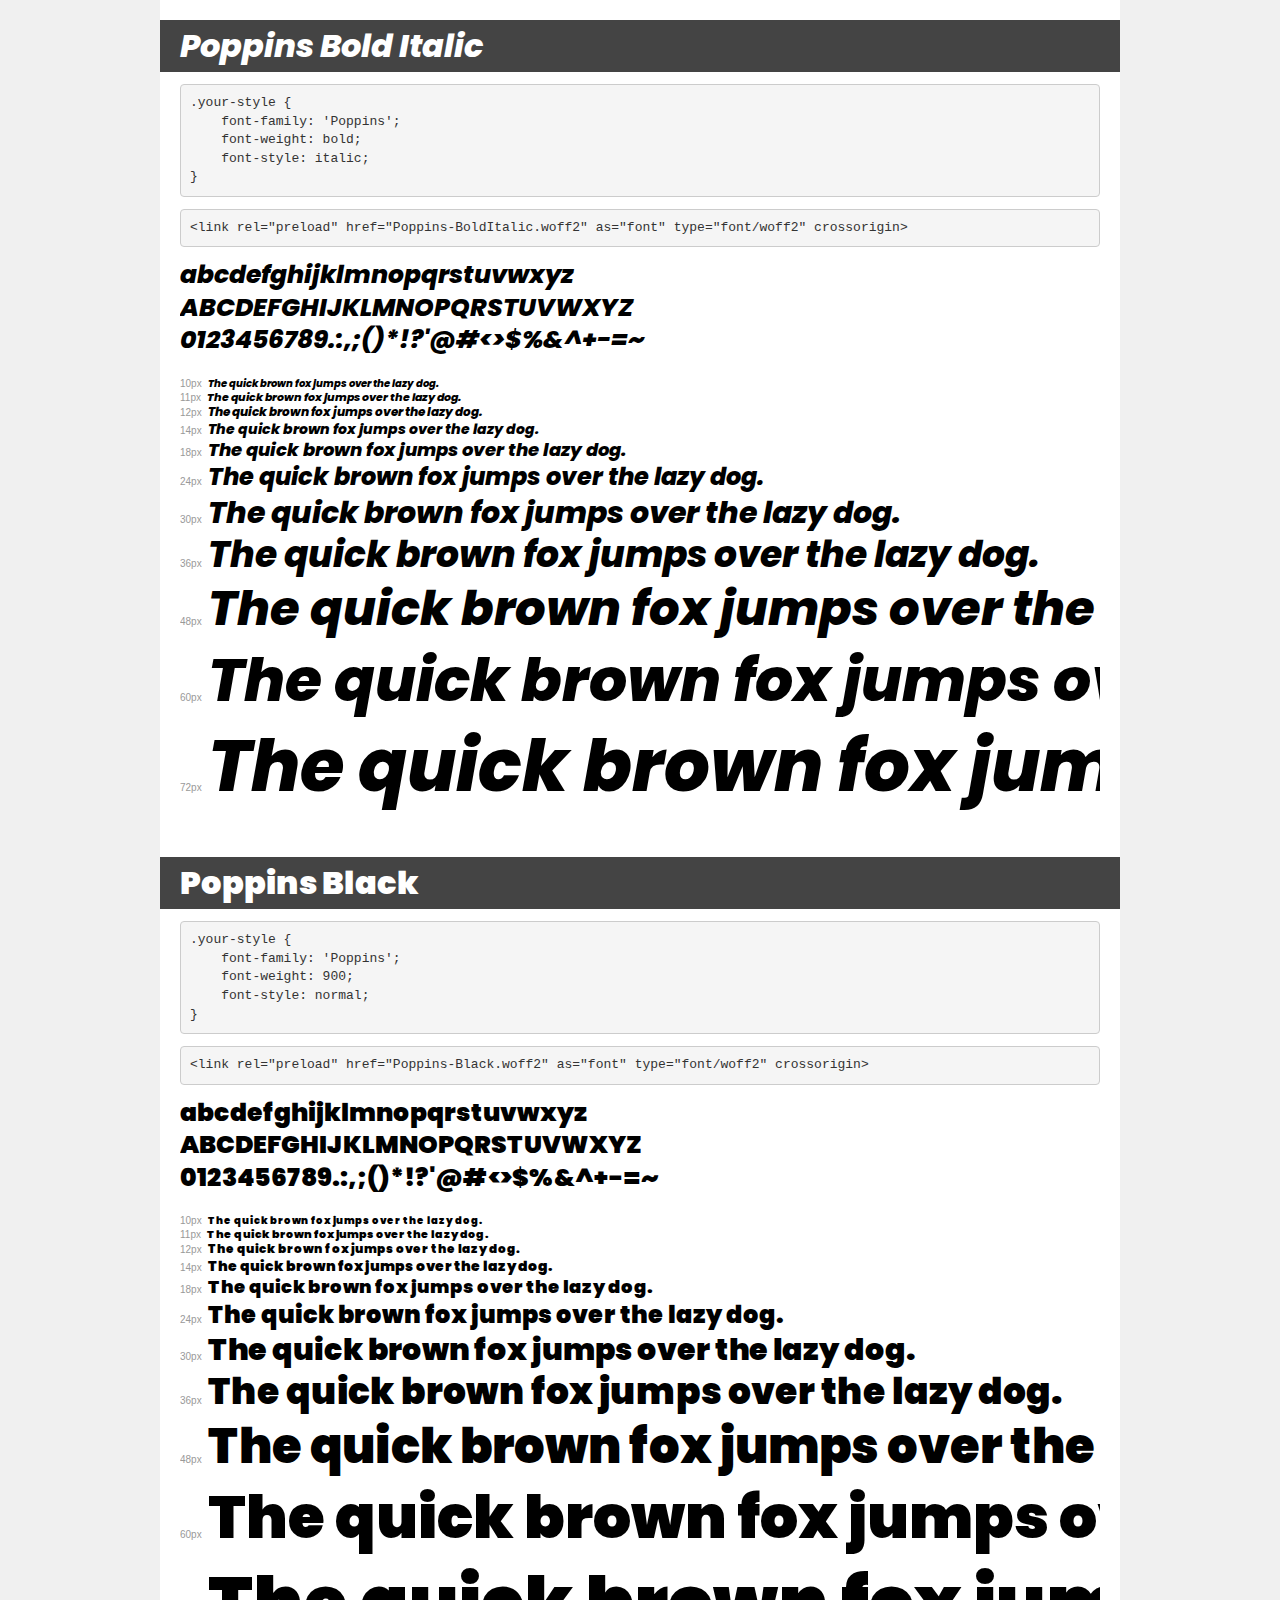
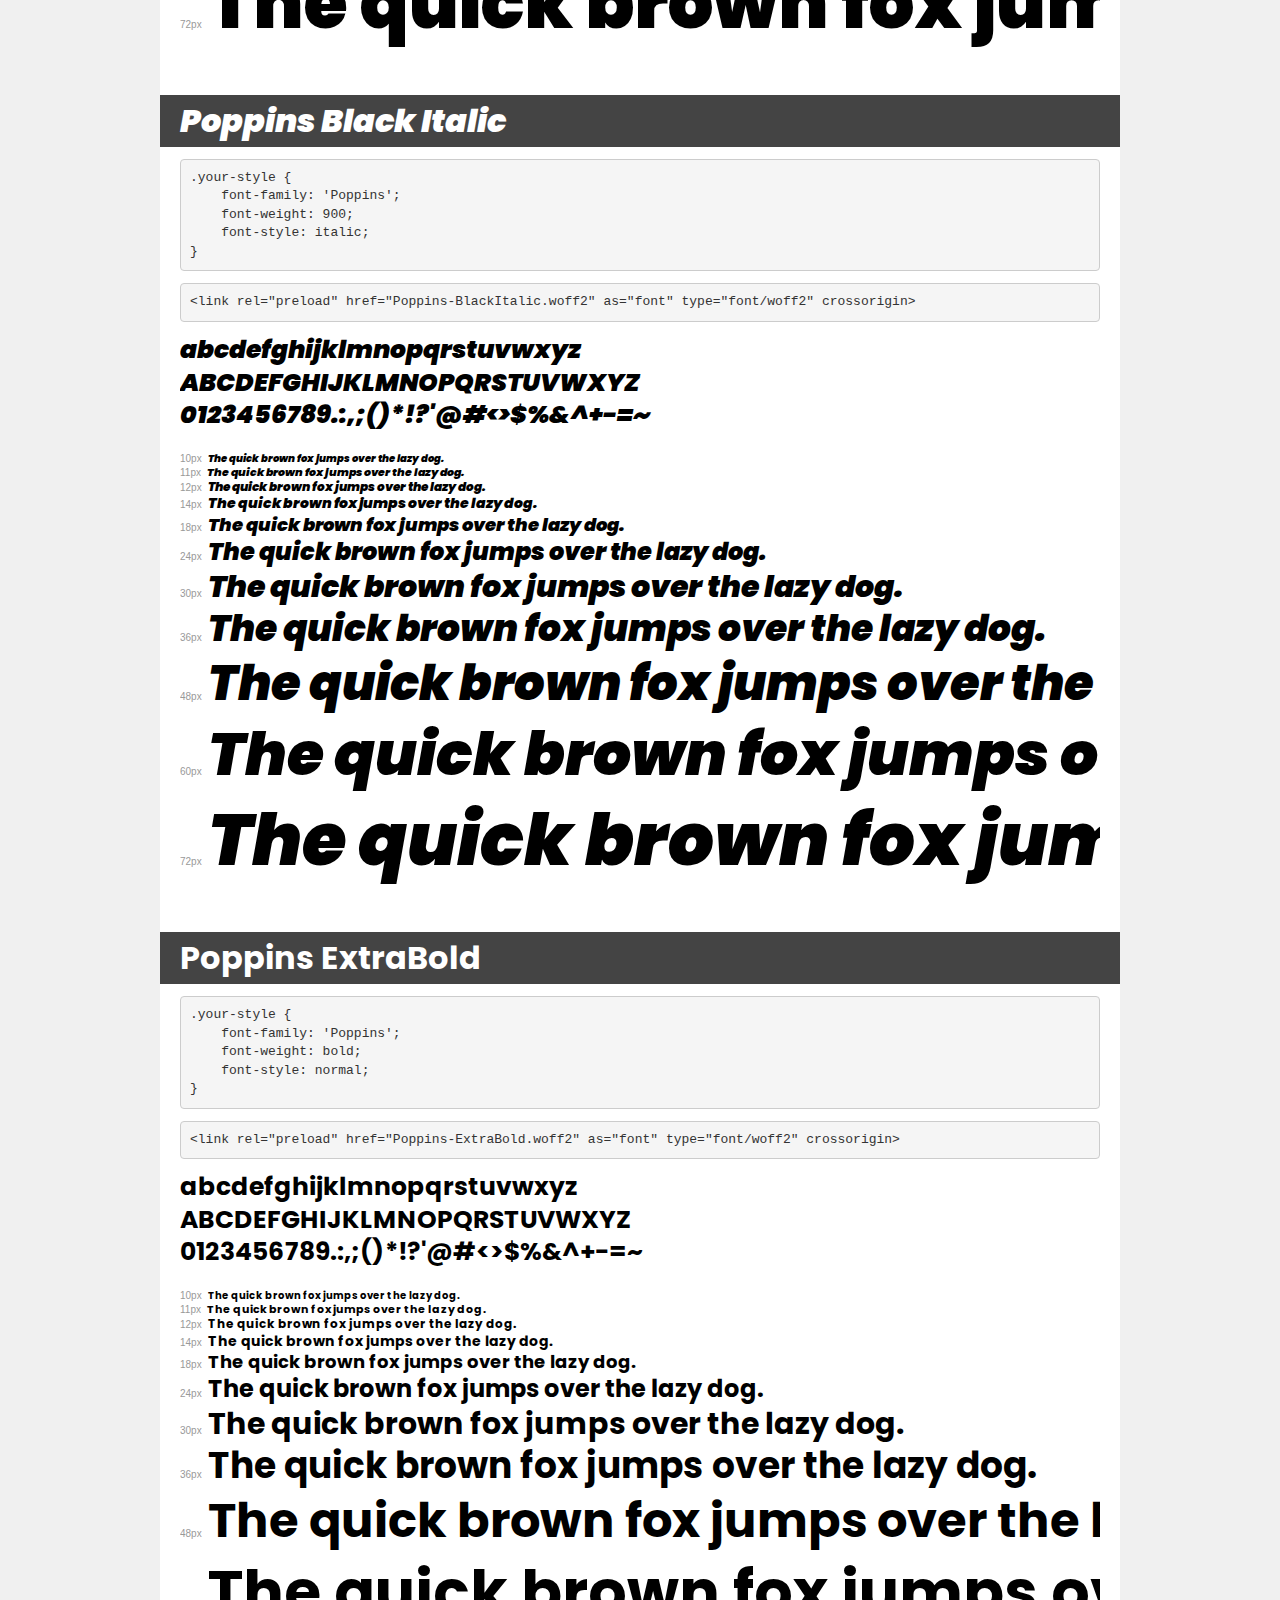
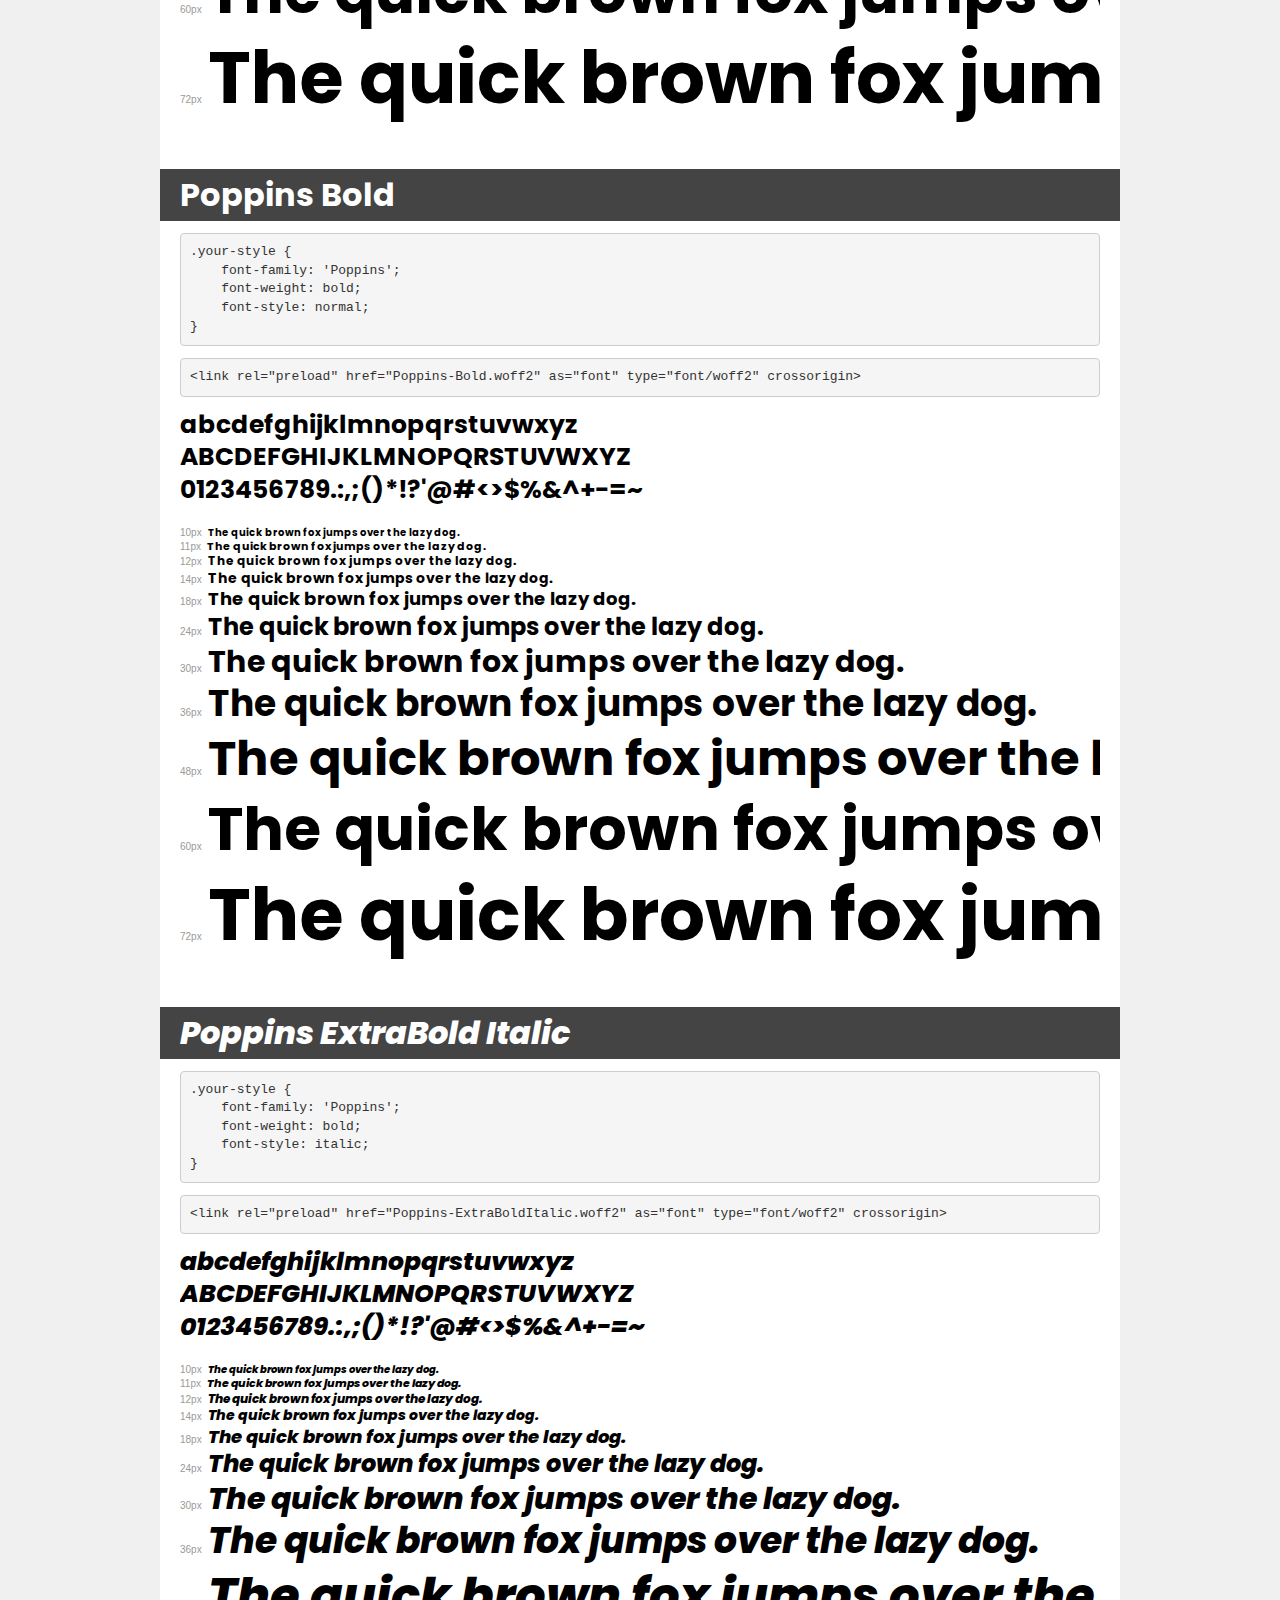
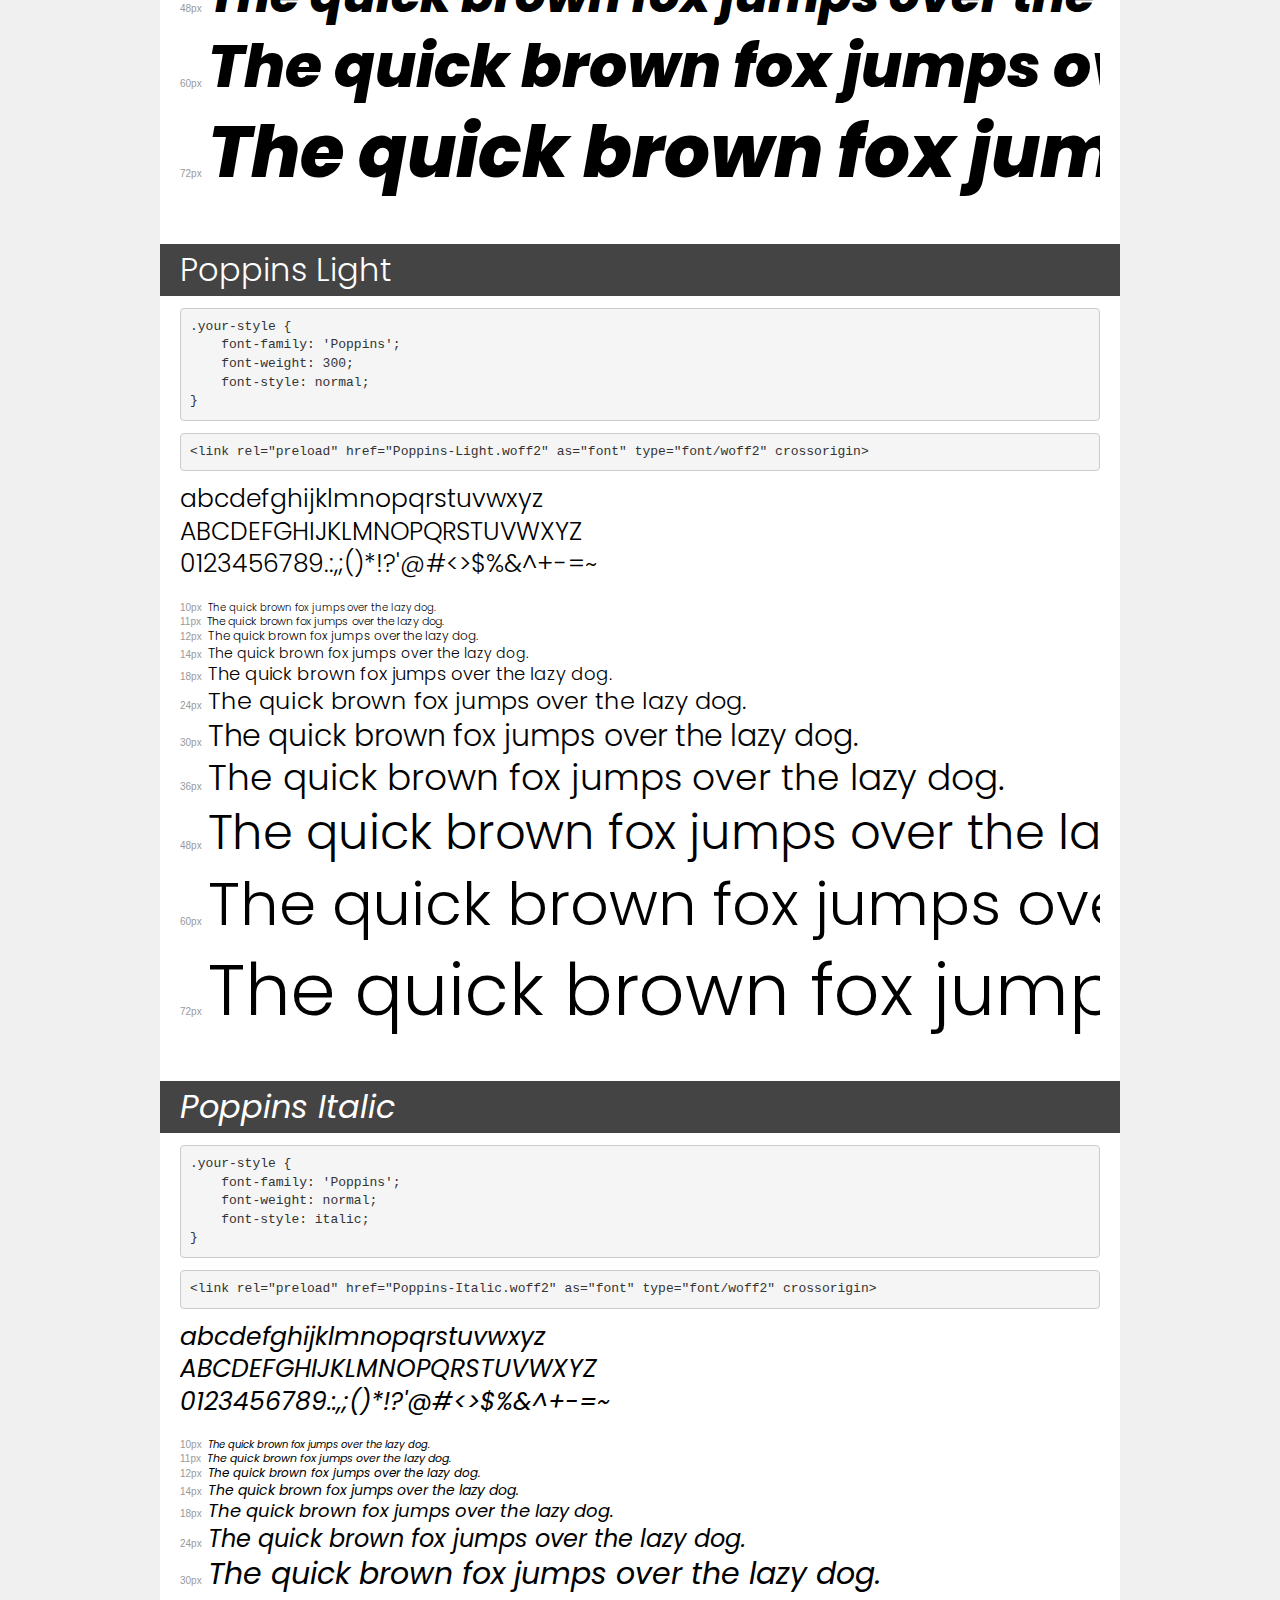
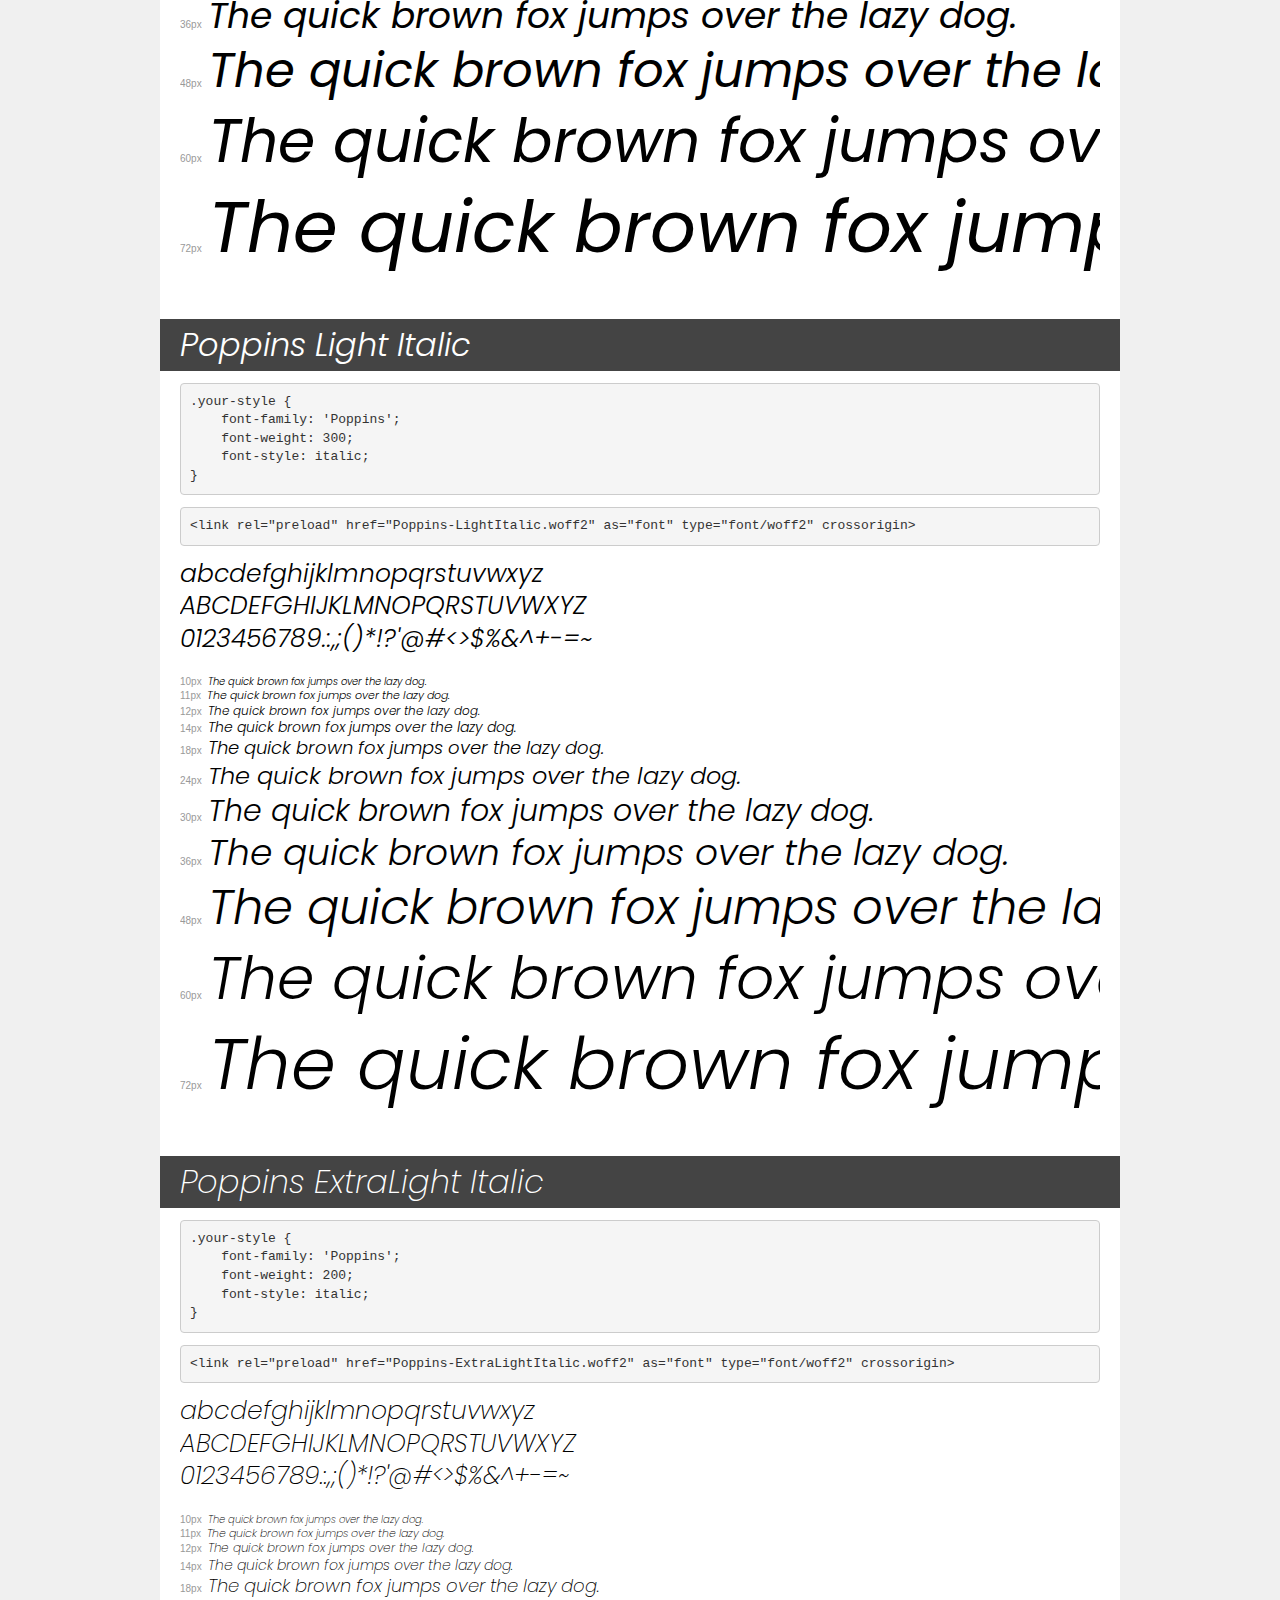
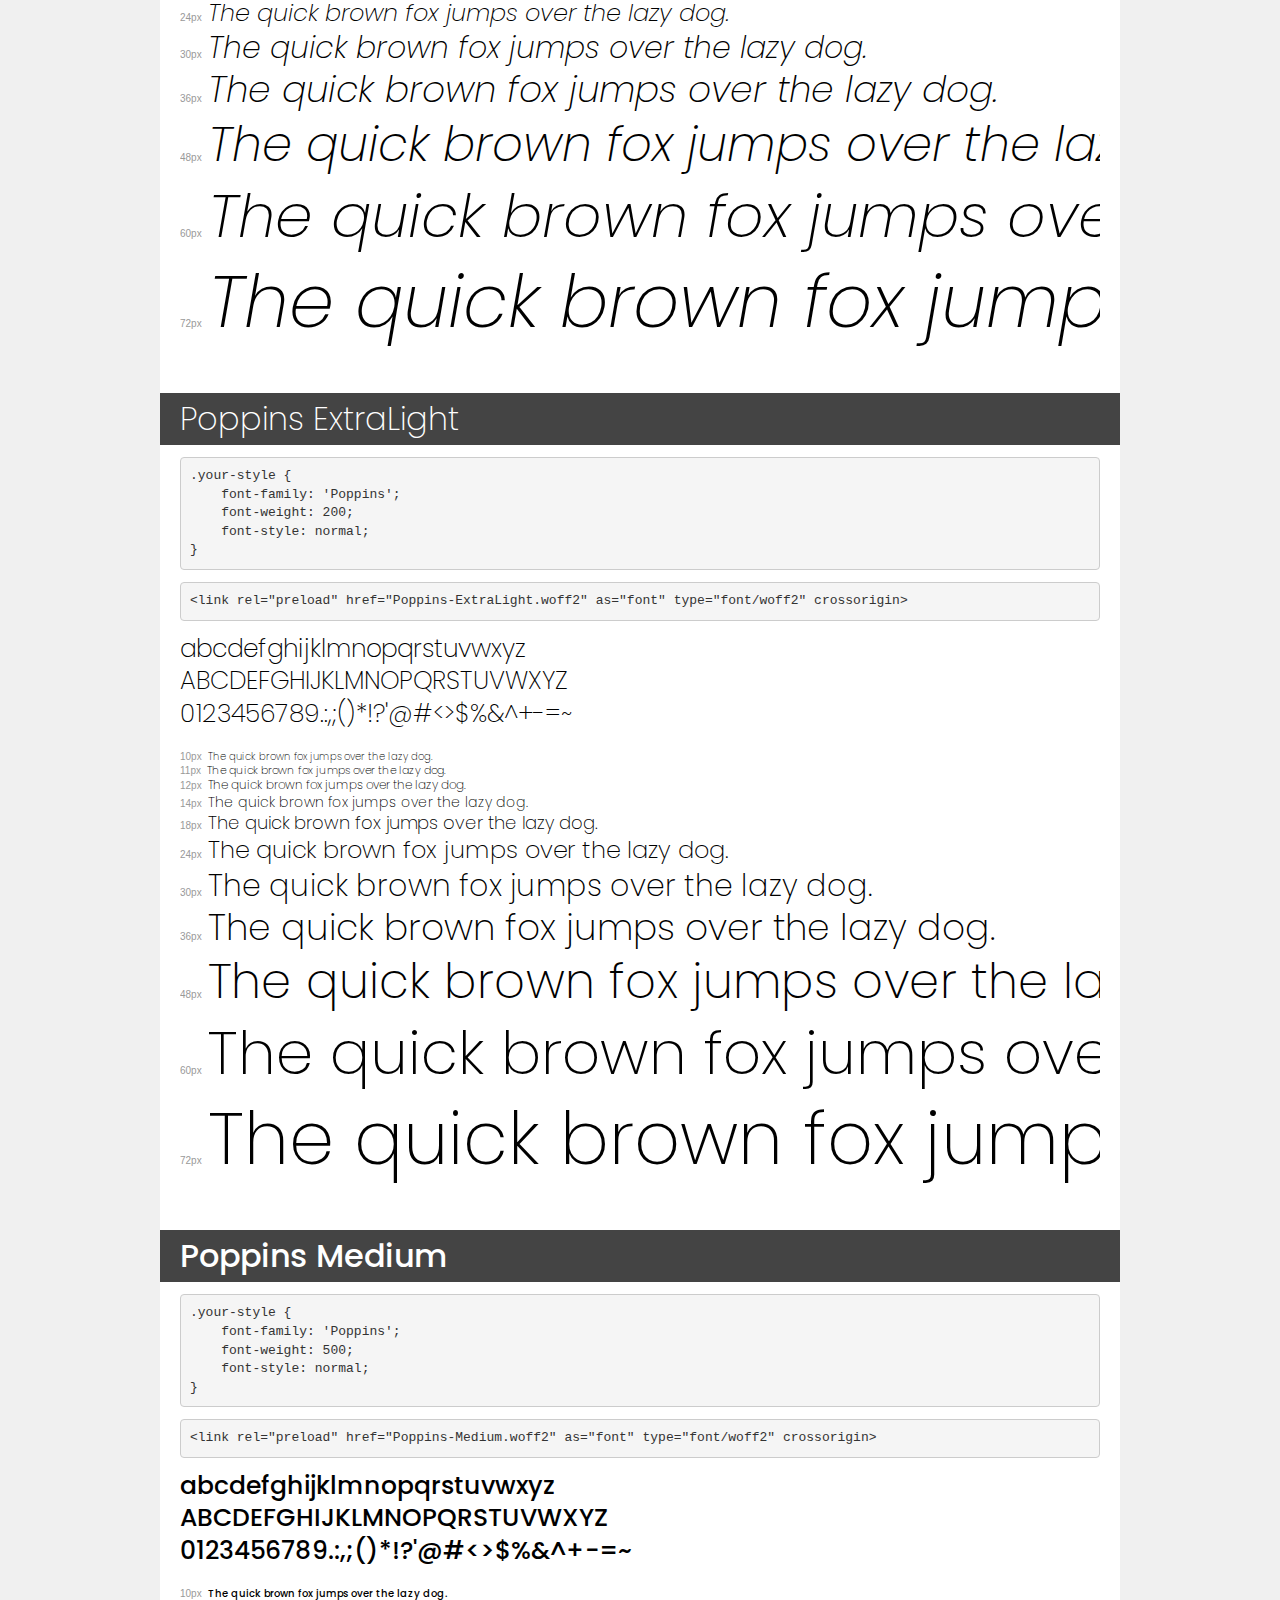
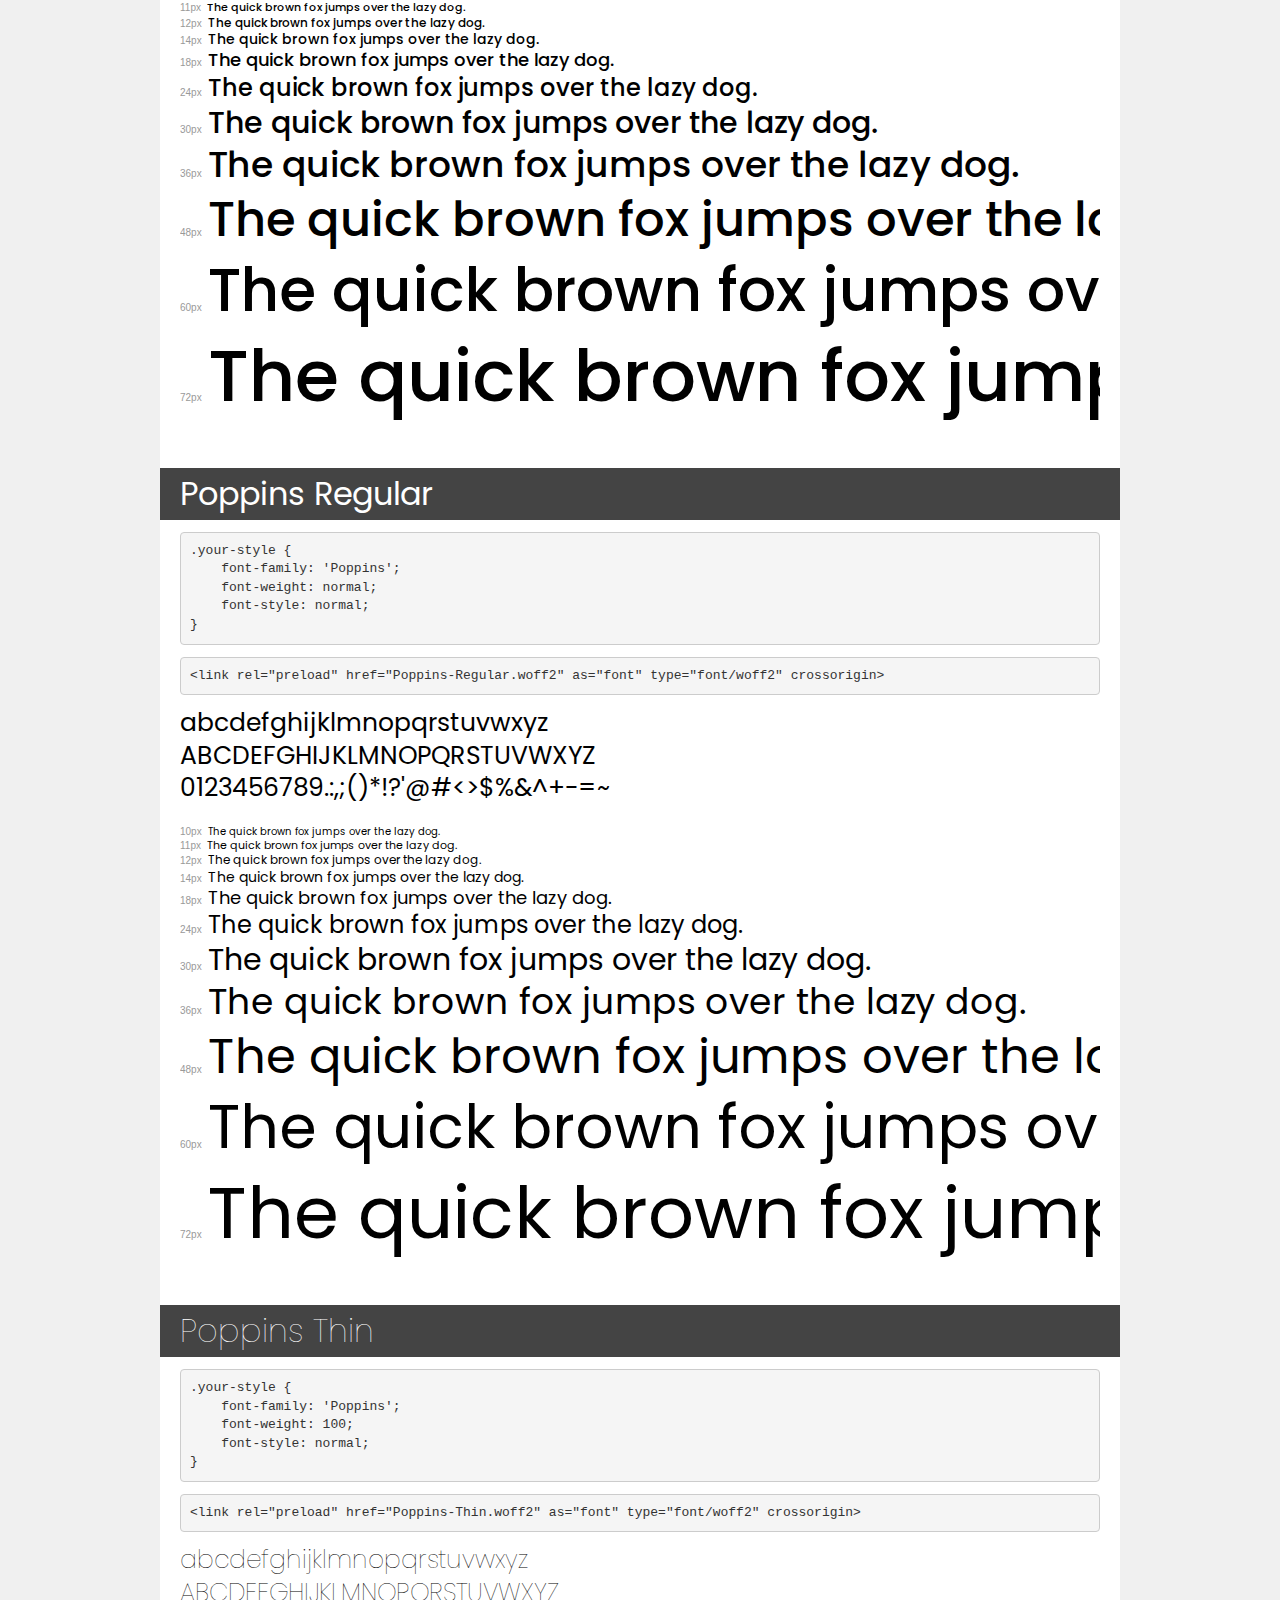
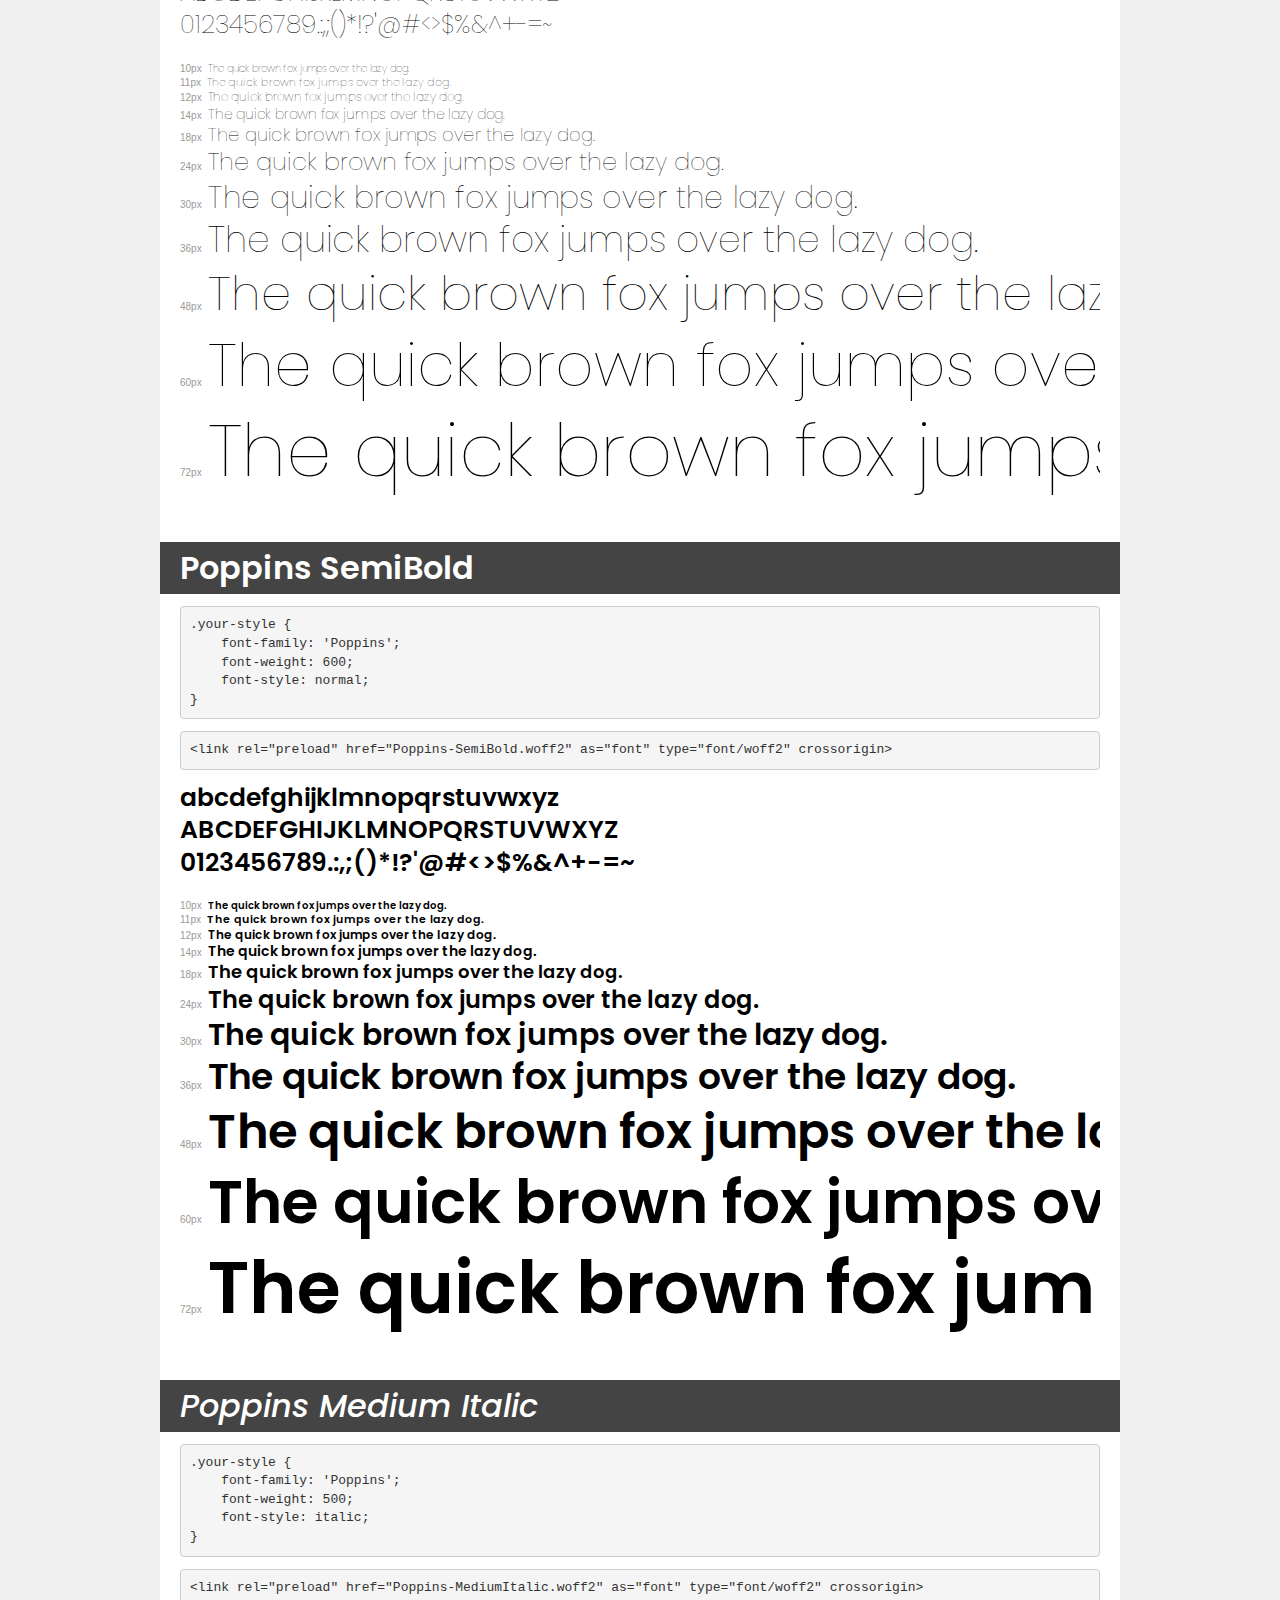
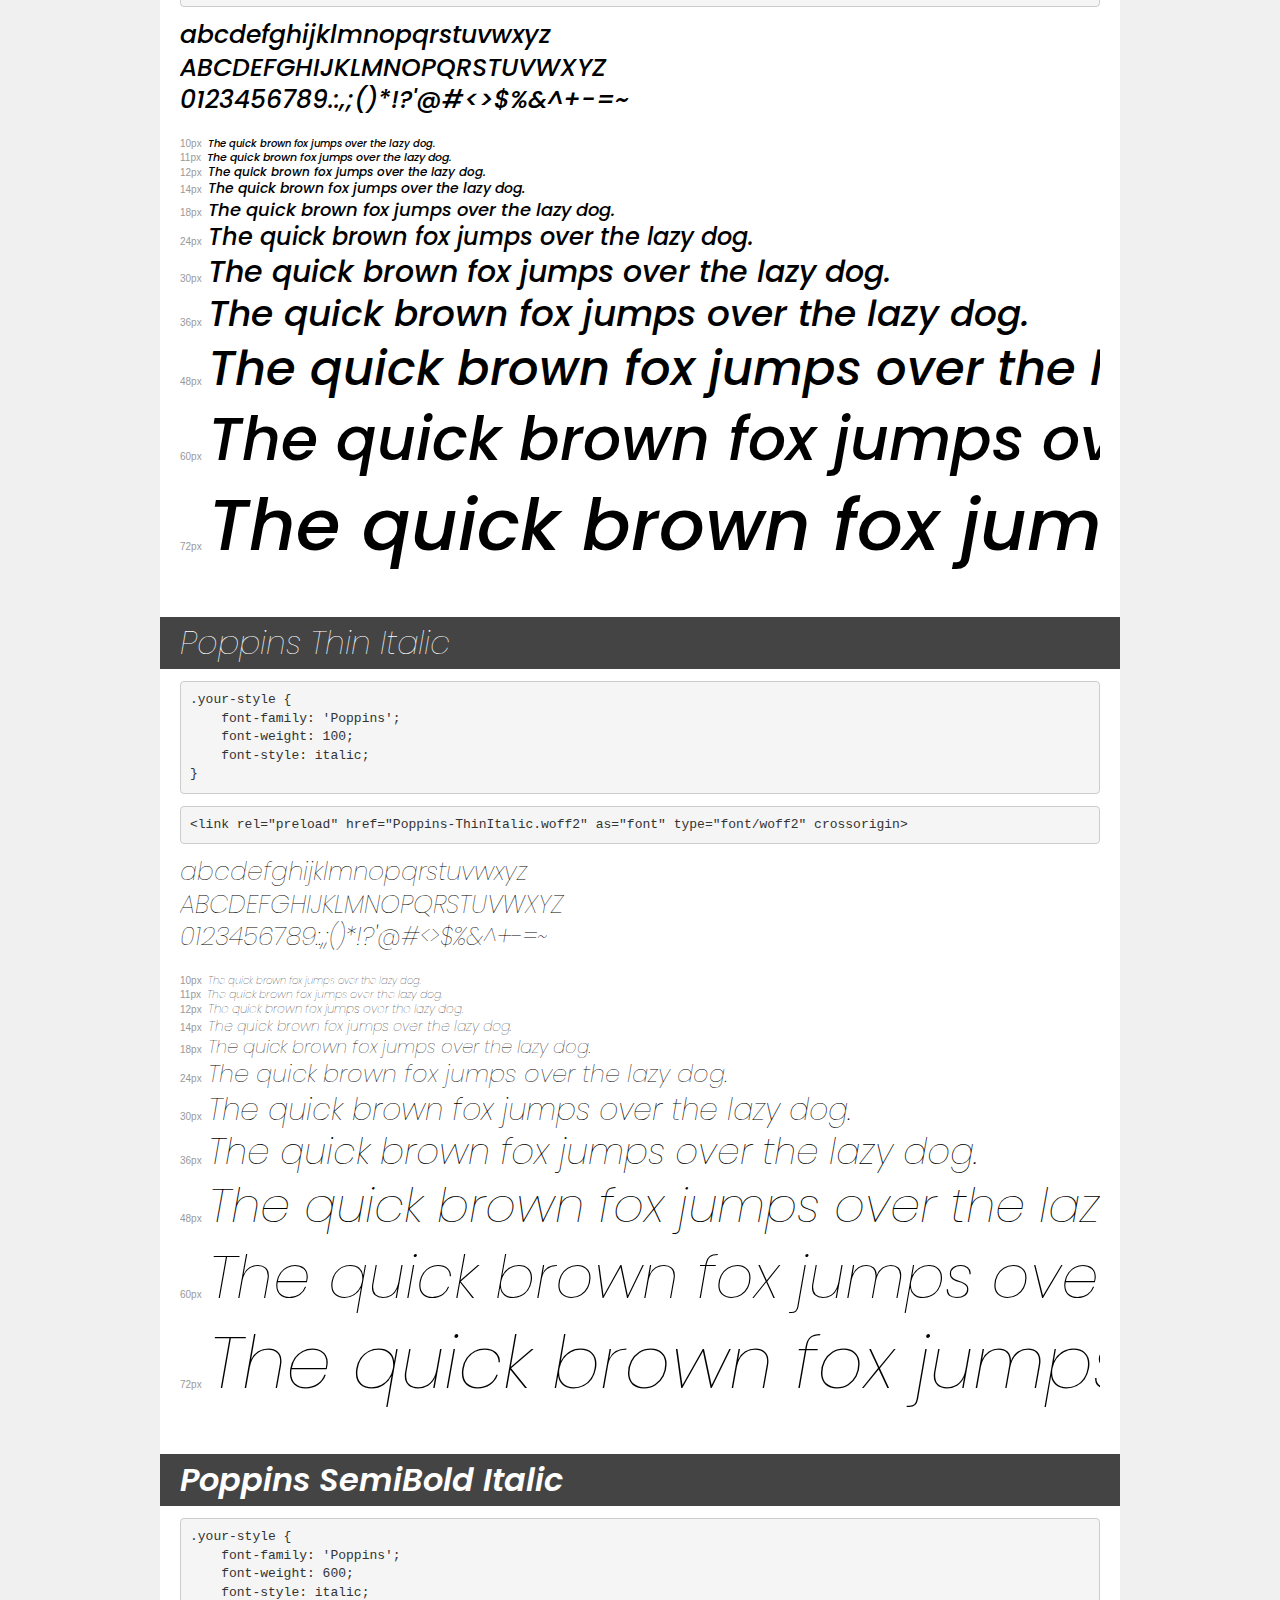
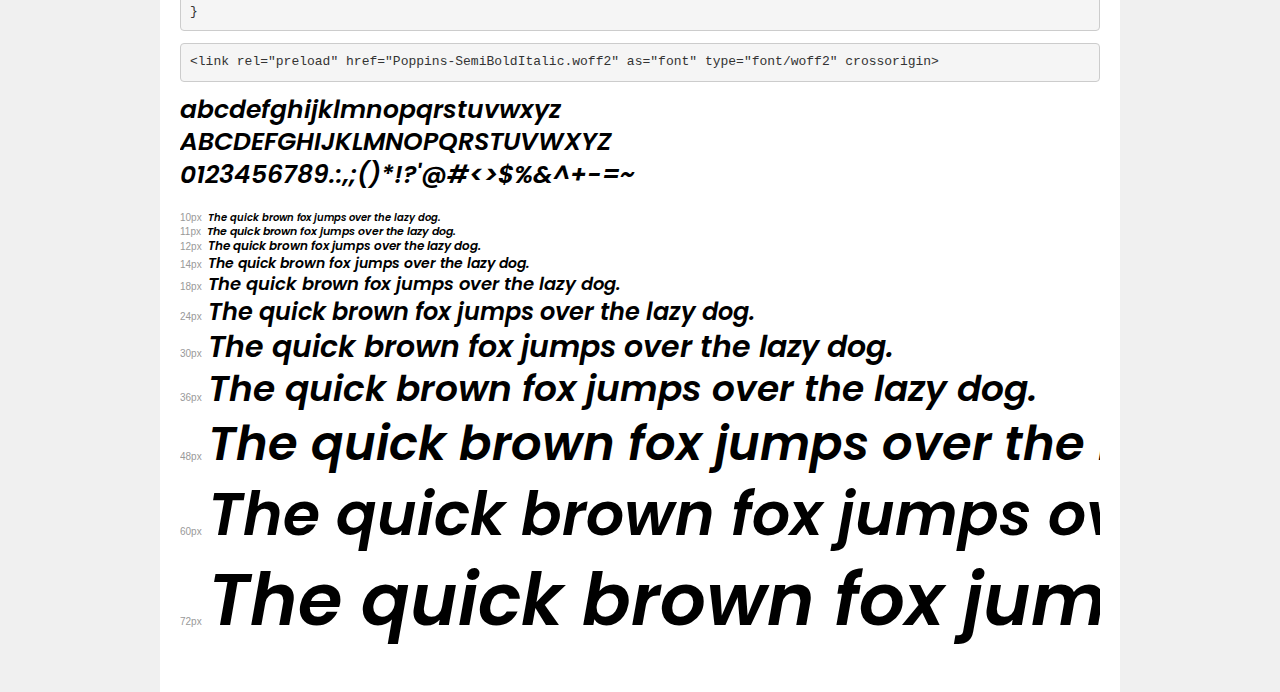
<file: font/Poppins/demo.html>
<!DOCTYPE html>
<html lang="en">
<head>
    <meta charset="utf-8">
    <meta http-equiv="X-UA-Compatible" content="IE=edge">
    <meta name="viewport" content="width=device-width, initial-scale=1">
    <meta name="robots" content="noindex, noarchive">
    <meta name="format-detection" content="telephone=no">
    <title>Transfonter demo</title>
    <link href="stylesheet.css" rel="stylesheet">
    <style>
        /*
        http://meyerweb.com/eric/tools/css/reset/
        v2.0 | 20110126
        License: none (public domain)
        */
        html, body, div, span, applet, object, iframe,
        h1, h2, h3, h4, h5, h6, p, blockquote, pre,
        a, abbr, acronym, address, big, cite, code,
        del, dfn, em, img, ins, kbd, q, s, samp,
        small, strike, strong, sub, sup, tt, var,
        b, u, i, center,
        dl, dt, dd, ol, ul, li,
        fieldset, form, label, legend,
        table, caption, tbody, tfoot, thead, tr, th, td,
        article, aside, canvas, details, embed,
        figure, figcaption, footer, header, hgroup,
        menu, nav, output, ruby, section, summary,
        time, mark, audio, video {
            margin: 0;
            padding: 0;
            border: 0;
            font-size: 100%;
            font: inherit;
            vertical-align: baseline;
        }
        /* HTML5 display-role reset for older browsers */
        article, aside, details, figcaption, figure,
        footer, header, hgroup, menu, nav, section {
            display: block;
        }
        body {
            line-height: 1;
        }
        ol, ul {
            list-style: none;
        }
        blockquote, q {
            quotes: none;
        }
        blockquote:before, blockquote:after,
        q:before, q:after {
            content: '';
            content: none;
        }
        table {
            border-collapse: collapse;
            border-spacing: 0;
        }
        /* demo styles */
        body {
            background: #f0f0f0;
            color: #000;
        }
        .page {
            background: #fff;
            width: 920px;
            margin: 0 auto;
            padding: 20px 20px 0 20px;
            overflow: hidden;
        }
        .font-container {
            overflow-x: auto;
            overflow-y: hidden;
            margin-bottom: 40px;
            line-height: 1.3;
            white-space: nowrap;
            padding-bottom: 5px;
        }
        h1 {
            position: relative;
            background: #444;
            font-size: 32px;
            color: #fff;
            padding: 10px 20px;
            margin: 0 -20px 12px -20px;
        }
        .letters {
            font-size: 25px;
            margin-bottom: 20px;
        }
        .s10:before {
            content: '10px';
        }
        .s11:before {
            content: '11px';
        }
        .s12:before {
            content: '12px';
        }
        .s14:before {
            content: '14px';
        }
        .s18:before {
            content: '18px';
        }
        .s24:before {
            content: '24px';
        }
        .s30:before {
            content: '30px';
        }
        .s36:before {
            content: '36px';
        }
        .s48:before {
            content: '48px';
        }
        .s60:before {
            content: '60px';
        }
        .s72:before {
            content: '72px';
        }
        .s10:before, .s11:before, .s12:before, .s14:before,
        .s18:before, .s24:before, .s30:before, .s36:before,
        .s48:before, .s60:before, .s72:before {
            font-family: Arial, sans-serif;
            font-size: 10px;
            font-weight: normal;
            font-style: normal;
            color: #999;
            padding-right: 6px;
        }
        pre {
            display: block;
            padding: 9px;
            margin: 0 0 12px;
            font-family: Monaco, Menlo, Consolas, "Courier New", monospace;
            font-size: 13px;
            line-height: 1.428571429;
            color: #333;
            font-weight: normal;
            font-style: normal;
            background-color: #f5f5f5;
            border: 1px solid #ccc;
            overflow-x: auto;
            border-radius: 4px;
        }
        /* responsive */
        @media (max-width: 959px) {
            .page {
                width: auto;
                margin: 0;
            }
        }
    </style>
</head>
<body>
<div class="page">
    <div class="demo">
        <h1 style="font-family: 'Poppins'; font-weight: bold; font-style: italic;">Poppins Bold Italic</h1>
        <pre title="Usage">.your-style {
    font-family: 'Poppins';
    font-weight: bold;
    font-style: italic;
}</pre>
        <pre title="Preload (optional)">
&lt;link rel=&quot;preload&quot; href=&quot;Poppins-BoldItalic.woff2&quot; as=&quot;font&quot; type=&quot;font/woff2&quot; crossorigin&gt;</pre>
        <div class="font-container" style="font-family: 'Poppins'; font-weight: bold; font-style: italic;">
            <p class="letters">
                abcdefghijklmnopqrstuvwxyz<br>
ABCDEFGHIJKLMNOPQRSTUVWXYZ<br>
                0123456789.:,;()*!?'@#&lt;&gt;$%&^+-=~
            </p>
            <p class="s10" style="font-size: 10px;">The quick brown fox jumps over the lazy dog.</p>
            <p class="s11" style="font-size: 11px;">The quick brown fox jumps over the lazy dog.</p>
            <p class="s12" style="font-size: 12px;">The quick brown fox jumps over the lazy dog.</p>
            <p class="s14" style="font-size: 14px;">The quick brown fox jumps over the lazy dog.</p>
            <p class="s18" style="font-size: 18px;">The quick brown fox jumps over the lazy dog.</p>
            <p class="s24" style="font-size: 24px;">The quick brown fox jumps over the lazy dog.</p>
            <p class="s30" style="font-size: 30px;">The quick brown fox jumps over the lazy dog.</p>
            <p class="s36" style="font-size: 36px;">The quick brown fox jumps over the lazy dog.</p>
            <p class="s48" style="font-size: 48px;">The quick brown fox jumps over the lazy dog.</p>
            <p class="s60" style="font-size: 60px;">The quick brown fox jumps over the lazy dog.</p>
            <p class="s72" style="font-size: 72px;">The quick brown fox jumps over the lazy dog.</p>
        </div>
    </div>

    <div class="demo">
        <h1 style="font-family: 'Poppins'; font-weight: 900; font-style: normal;">Poppins Black</h1>
        <pre title="Usage">.your-style {
    font-family: 'Poppins';
    font-weight: 900;
    font-style: normal;
}</pre>
        <pre title="Preload (optional)">
&lt;link rel=&quot;preload&quot; href=&quot;Poppins-Black.woff2&quot; as=&quot;font&quot; type=&quot;font/woff2&quot; crossorigin&gt;</pre>
        <div class="font-container" style="font-family: 'Poppins'; font-weight: 900; font-style: normal;">
            <p class="letters">
                abcdefghijklmnopqrstuvwxyz<br>
ABCDEFGHIJKLMNOPQRSTUVWXYZ<br>
                0123456789.:,;()*!?'@#&lt;&gt;$%&^+-=~
            </p>
            <p class="s10" style="font-size: 10px;">The quick brown fox jumps over the lazy dog.</p>
            <p class="s11" style="font-size: 11px;">The quick brown fox jumps over the lazy dog.</p>
            <p class="s12" style="font-size: 12px;">The quick brown fox jumps over the lazy dog.</p>
            <p class="s14" style="font-size: 14px;">The quick brown fox jumps over the lazy dog.</p>
            <p class="s18" style="font-size: 18px;">The quick brown fox jumps over the lazy dog.</p>
            <p class="s24" style="font-size: 24px;">The quick brown fox jumps over the lazy dog.</p>
            <p class="s30" style="font-size: 30px;">The quick brown fox jumps over the lazy dog.</p>
            <p class="s36" style="font-size: 36px;">The quick brown fox jumps over the lazy dog.</p>
            <p class="s48" style="font-size: 48px;">The quick brown fox jumps over the lazy dog.</p>
            <p class="s60" style="font-size: 60px;">The quick brown fox jumps over the lazy dog.</p>
            <p class="s72" style="font-size: 72px;">The quick brown fox jumps over the lazy dog.</p>
        </div>
    </div>

    <div class="demo">
        <h1 style="font-family: 'Poppins'; font-weight: 900; font-style: italic;">Poppins Black Italic</h1>
        <pre title="Usage">.your-style {
    font-family: 'Poppins';
    font-weight: 900;
    font-style: italic;
}</pre>
        <pre title="Preload (optional)">
&lt;link rel=&quot;preload&quot; href=&quot;Poppins-BlackItalic.woff2&quot; as=&quot;font&quot; type=&quot;font/woff2&quot; crossorigin&gt;</pre>
        <div class="font-container" style="font-family: 'Poppins'; font-weight: 900; font-style: italic;">
            <p class="letters">
                abcdefghijklmnopqrstuvwxyz<br>
ABCDEFGHIJKLMNOPQRSTUVWXYZ<br>
                0123456789.:,;()*!?'@#&lt;&gt;$%&^+-=~
            </p>
            <p class="s10" style="font-size: 10px;">The quick brown fox jumps over the lazy dog.</p>
            <p class="s11" style="font-size: 11px;">The quick brown fox jumps over the lazy dog.</p>
            <p class="s12" style="font-size: 12px;">The quick brown fox jumps over the lazy dog.</p>
            <p class="s14" style="font-size: 14px;">The quick brown fox jumps over the lazy dog.</p>
            <p class="s18" style="font-size: 18px;">The quick brown fox jumps over the lazy dog.</p>
            <p class="s24" style="font-size: 24px;">The quick brown fox jumps over the lazy dog.</p>
            <p class="s30" style="font-size: 30px;">The quick brown fox jumps over the lazy dog.</p>
            <p class="s36" style="font-size: 36px;">The quick brown fox jumps over the lazy dog.</p>
            <p class="s48" style="font-size: 48px;">The quick brown fox jumps over the lazy dog.</p>
            <p class="s60" style="font-size: 60px;">The quick brown fox jumps over the lazy dog.</p>
            <p class="s72" style="font-size: 72px;">The quick brown fox jumps over the lazy dog.</p>
        </div>
    </div>

    <div class="demo">
        <h1 style="font-family: 'Poppins'; font-weight: bold; font-style: normal;">Poppins ExtraBold</h1>
        <pre title="Usage">.your-style {
    font-family: 'Poppins';
    font-weight: bold;
    font-style: normal;
}</pre>
        <pre title="Preload (optional)">
&lt;link rel=&quot;preload&quot; href=&quot;Poppins-ExtraBold.woff2&quot; as=&quot;font&quot; type=&quot;font/woff2&quot; crossorigin&gt;</pre>
        <div class="font-container" style="font-family: 'Poppins'; font-weight: bold; font-style: normal;">
            <p class="letters">
                abcdefghijklmnopqrstuvwxyz<br>
ABCDEFGHIJKLMNOPQRSTUVWXYZ<br>
                0123456789.:,;()*!?'@#&lt;&gt;$%&^+-=~
            </p>
            <p class="s10" style="font-size: 10px;">The quick brown fox jumps over the lazy dog.</p>
            <p class="s11" style="font-size: 11px;">The quick brown fox jumps over the lazy dog.</p>
            <p class="s12" style="font-size: 12px;">The quick brown fox jumps over the lazy dog.</p>
            <p class="s14" style="font-size: 14px;">The quick brown fox jumps over the lazy dog.</p>
            <p class="s18" style="font-size: 18px;">The quick brown fox jumps over the lazy dog.</p>
            <p class="s24" style="font-size: 24px;">The quick brown fox jumps over the lazy dog.</p>
            <p class="s30" style="font-size: 30px;">The quick brown fox jumps over the lazy dog.</p>
            <p class="s36" style="font-size: 36px;">The quick brown fox jumps over the lazy dog.</p>
            <p class="s48" style="font-size: 48px;">The quick brown fox jumps over the lazy dog.</p>
            <p class="s60" style="font-size: 60px;">The quick brown fox jumps over the lazy dog.</p>
            <p class="s72" style="font-size: 72px;">The quick brown fox jumps over the lazy dog.</p>
        </div>
    </div>

    <div class="demo">
        <h1 style="font-family: 'Poppins'; font-weight: bold; font-style: normal;">Poppins Bold</h1>
        <pre title="Usage">.your-style {
    font-family: 'Poppins';
    font-weight: bold;
    font-style: normal;
}</pre>
        <pre title="Preload (optional)">
&lt;link rel=&quot;preload&quot; href=&quot;Poppins-Bold.woff2&quot; as=&quot;font&quot; type=&quot;font/woff2&quot; crossorigin&gt;</pre>
        <div class="font-container" style="font-family: 'Poppins'; font-weight: bold; font-style: normal;">
            <p class="letters">
                abcdefghijklmnopqrstuvwxyz<br>
ABCDEFGHIJKLMNOPQRSTUVWXYZ<br>
                0123456789.:,;()*!?'@#&lt;&gt;$%&^+-=~
            </p>
            <p class="s10" style="font-size: 10px;">The quick brown fox jumps over the lazy dog.</p>
            <p class="s11" style="font-size: 11px;">The quick brown fox jumps over the lazy dog.</p>
            <p class="s12" style="font-size: 12px;">The quick brown fox jumps over the lazy dog.</p>
            <p class="s14" style="font-size: 14px;">The quick brown fox jumps over the lazy dog.</p>
            <p class="s18" style="font-size: 18px;">The quick brown fox jumps over the lazy dog.</p>
            <p class="s24" style="font-size: 24px;">The quick brown fox jumps over the lazy dog.</p>
            <p class="s30" style="font-size: 30px;">The quick brown fox jumps over the lazy dog.</p>
            <p class="s36" style="font-size: 36px;">The quick brown fox jumps over the lazy dog.</p>
            <p class="s48" style="font-size: 48px;">The quick brown fox jumps over the lazy dog.</p>
            <p class="s60" style="font-size: 60px;">The quick brown fox jumps over the lazy dog.</p>
            <p class="s72" style="font-size: 72px;">The quick brown fox jumps over the lazy dog.</p>
        </div>
    </div>

    <div class="demo">
        <h1 style="font-family: 'Poppins'; font-weight: bold; font-style: italic;">Poppins ExtraBold Italic</h1>
        <pre title="Usage">.your-style {
    font-family: 'Poppins';
    font-weight: bold;
    font-style: italic;
}</pre>
        <pre title="Preload (optional)">
&lt;link rel=&quot;preload&quot; href=&quot;Poppins-ExtraBoldItalic.woff2&quot; as=&quot;font&quot; type=&quot;font/woff2&quot; crossorigin&gt;</pre>
        <div class="font-container" style="font-family: 'Poppins'; font-weight: bold; font-style: italic;">
            <p class="letters">
                abcdefghijklmnopqrstuvwxyz<br>
ABCDEFGHIJKLMNOPQRSTUVWXYZ<br>
                0123456789.:,;()*!?'@#&lt;&gt;$%&^+-=~
            </p>
            <p class="s10" style="font-size: 10px;">The quick brown fox jumps over the lazy dog.</p>
            <p class="s11" style="font-size: 11px;">The quick brown fox jumps over the lazy dog.</p>
            <p class="s12" style="font-size: 12px;">The quick brown fox jumps over the lazy dog.</p>
            <p class="s14" style="font-size: 14px;">The quick brown fox jumps over the lazy dog.</p>
            <p class="s18" style="font-size: 18px;">The quick brown fox jumps over the lazy dog.</p>
            <p class="s24" style="font-size: 24px;">The quick brown fox jumps over the lazy dog.</p>
            <p class="s30" style="font-size: 30px;">The quick brown fox jumps over the lazy dog.</p>
            <p class="s36" style="font-size: 36px;">The quick brown fox jumps over the lazy dog.</p>
            <p class="s48" style="font-size: 48px;">The quick brown fox jumps over the lazy dog.</p>
            <p class="s60" style="font-size: 60px;">The quick brown fox jumps over the lazy dog.</p>
            <p class="s72" style="font-size: 72px;">The quick brown fox jumps over the lazy dog.</p>
        </div>
    </div>

    <div class="demo">
        <h1 style="font-family: 'Poppins'; font-weight: 300; font-style: normal;">Poppins Light</h1>
        <pre title="Usage">.your-style {
    font-family: 'Poppins';
    font-weight: 300;
    font-style: normal;
}</pre>
        <pre title="Preload (optional)">
&lt;link rel=&quot;preload&quot; href=&quot;Poppins-Light.woff2&quot; as=&quot;font&quot; type=&quot;font/woff2&quot; crossorigin&gt;</pre>
        <div class="font-container" style="font-family: 'Poppins'; font-weight: 300; font-style: normal;">
            <p class="letters">
                abcdefghijklmnopqrstuvwxyz<br>
ABCDEFGHIJKLMNOPQRSTUVWXYZ<br>
                0123456789.:,;()*!?'@#&lt;&gt;$%&^+-=~
            </p>
            <p class="s10" style="font-size: 10px;">The quick brown fox jumps over the lazy dog.</p>
            <p class="s11" style="font-size: 11px;">The quick brown fox jumps over the lazy dog.</p>
            <p class="s12" style="font-size: 12px;">The quick brown fox jumps over the lazy dog.</p>
            <p class="s14" style="font-size: 14px;">The quick brown fox jumps over the lazy dog.</p>
            <p class="s18" style="font-size: 18px;">The quick brown fox jumps over the lazy dog.</p>
            <p class="s24" style="font-size: 24px;">The quick brown fox jumps over the lazy dog.</p>
            <p class="s30" style="font-size: 30px;">The quick brown fox jumps over the lazy dog.</p>
            <p class="s36" style="font-size: 36px;">The quick brown fox jumps over the lazy dog.</p>
            <p class="s48" style="font-size: 48px;">The quick brown fox jumps over the lazy dog.</p>
            <p class="s60" style="font-size: 60px;">The quick brown fox jumps over the lazy dog.</p>
            <p class="s72" style="font-size: 72px;">The quick brown fox jumps over the lazy dog.</p>
        </div>
    </div>

    <div class="demo">
        <h1 style="font-family: 'Poppins'; font-weight: normal; font-style: italic;">Poppins Italic</h1>
        <pre title="Usage">.your-style {
    font-family: 'Poppins';
    font-weight: normal;
    font-style: italic;
}</pre>
        <pre title="Preload (optional)">
&lt;link rel=&quot;preload&quot; href=&quot;Poppins-Italic.woff2&quot; as=&quot;font&quot; type=&quot;font/woff2&quot; crossorigin&gt;</pre>
        <div class="font-container" style="font-family: 'Poppins'; font-weight: normal; font-style: italic;">
            <p class="letters">
                abcdefghijklmnopqrstuvwxyz<br>
ABCDEFGHIJKLMNOPQRSTUVWXYZ<br>
                0123456789.:,;()*!?'@#&lt;&gt;$%&^+-=~
            </p>
            <p class="s10" style="font-size: 10px;">The quick brown fox jumps over the lazy dog.</p>
            <p class="s11" style="font-size: 11px;">The quick brown fox jumps over the lazy dog.</p>
            <p class="s12" style="font-size: 12px;">The quick brown fox jumps over the lazy dog.</p>
            <p class="s14" style="font-size: 14px;">The quick brown fox jumps over the lazy dog.</p>
            <p class="s18" style="font-size: 18px;">The quick brown fox jumps over the lazy dog.</p>
            <p class="s24" style="font-size: 24px;">The quick brown fox jumps over the lazy dog.</p>
            <p class="s30" style="font-size: 30px;">The quick brown fox jumps over the lazy dog.</p>
            <p class="s36" style="font-size: 36px;">The quick brown fox jumps over the lazy dog.</p>
            <p class="s48" style="font-size: 48px;">The quick brown fox jumps over the lazy dog.</p>
            <p class="s60" style="font-size: 60px;">The quick brown fox jumps over the lazy dog.</p>
            <p class="s72" style="font-size: 72px;">The quick brown fox jumps over the lazy dog.</p>
        </div>
    </div>

    <div class="demo">
        <h1 style="font-family: 'Poppins'; font-weight: 300; font-style: italic;">Poppins Light Italic</h1>
        <pre title="Usage">.your-style {
    font-family: 'Poppins';
    font-weight: 300;
    font-style: italic;
}</pre>
        <pre title="Preload (optional)">
&lt;link rel=&quot;preload&quot; href=&quot;Poppins-LightItalic.woff2&quot; as=&quot;font&quot; type=&quot;font/woff2&quot; crossorigin&gt;</pre>
        <div class="font-container" style="font-family: 'Poppins'; font-weight: 300; font-style: italic;">
            <p class="letters">
                abcdefghijklmnopqrstuvwxyz<br>
ABCDEFGHIJKLMNOPQRSTUVWXYZ<br>
                0123456789.:,;()*!?'@#&lt;&gt;$%&^+-=~
            </p>
            <p class="s10" style="font-size: 10px;">The quick brown fox jumps over the lazy dog.</p>
            <p class="s11" style="font-size: 11px;">The quick brown fox jumps over the lazy dog.</p>
            <p class="s12" style="font-size: 12px;">The quick brown fox jumps over the lazy dog.</p>
            <p class="s14" style="font-size: 14px;">The quick brown fox jumps over the lazy dog.</p>
            <p class="s18" style="font-size: 18px;">The quick brown fox jumps over the lazy dog.</p>
            <p class="s24" style="font-size: 24px;">The quick brown fox jumps over the lazy dog.</p>
            <p class="s30" style="font-size: 30px;">The quick brown fox jumps over the lazy dog.</p>
            <p class="s36" style="font-size: 36px;">The quick brown fox jumps over the lazy dog.</p>
            <p class="s48" style="font-size: 48px;">The quick brown fox jumps over the lazy dog.</p>
            <p class="s60" style="font-size: 60px;">The quick brown fox jumps over the lazy dog.</p>
            <p class="s72" style="font-size: 72px;">The quick brown fox jumps over the lazy dog.</p>
        </div>
    </div>

    <div class="demo">
        <h1 style="font-family: 'Poppins'; font-weight: 200; font-style: italic;">Poppins ExtraLight Italic</h1>
        <pre title="Usage">.your-style {
    font-family: 'Poppins';
    font-weight: 200;
    font-style: italic;
}</pre>
        <pre title="Preload (optional)">
&lt;link rel=&quot;preload&quot; href=&quot;Poppins-ExtraLightItalic.woff2&quot; as=&quot;font&quot; type=&quot;font/woff2&quot; crossorigin&gt;</pre>
        <div class="font-container" style="font-family: 'Poppins'; font-weight: 200; font-style: italic;">
            <p class="letters">
                abcdefghijklmnopqrstuvwxyz<br>
ABCDEFGHIJKLMNOPQRSTUVWXYZ<br>
                0123456789.:,;()*!?'@#&lt;&gt;$%&^+-=~
            </p>
            <p class="s10" style="font-size: 10px;">The quick brown fox jumps over the lazy dog.</p>
            <p class="s11" style="font-size: 11px;">The quick brown fox jumps over the lazy dog.</p>
            <p class="s12" style="font-size: 12px;">The quick brown fox jumps over the lazy dog.</p>
            <p class="s14" style="font-size: 14px;">The quick brown fox jumps over the lazy dog.</p>
            <p class="s18" style="font-size: 18px;">The quick brown fox jumps over the lazy dog.</p>
            <p class="s24" style="font-size: 24px;">The quick brown fox jumps over the lazy dog.</p>
            <p class="s30" style="font-size: 30px;">The quick brown fox jumps over the lazy dog.</p>
            <p class="s36" style="font-size: 36px;">The quick brown fox jumps over the lazy dog.</p>
            <p class="s48" style="font-size: 48px;">The quick brown fox jumps over the lazy dog.</p>
            <p class="s60" style="font-size: 60px;">The quick brown fox jumps over the lazy dog.</p>
            <p class="s72" style="font-size: 72px;">The quick brown fox jumps over the lazy dog.</p>
        </div>
    </div>

    <div class="demo">
        <h1 style="font-family: 'Poppins'; font-weight: 200; font-style: normal;">Poppins ExtraLight</h1>
        <pre title="Usage">.your-style {
    font-family: 'Poppins';
    font-weight: 200;
    font-style: normal;
}</pre>
        <pre title="Preload (optional)">
&lt;link rel=&quot;preload&quot; href=&quot;Poppins-ExtraLight.woff2&quot; as=&quot;font&quot; type=&quot;font/woff2&quot; crossorigin&gt;</pre>
        <div class="font-container" style="font-family: 'Poppins'; font-weight: 200; font-style: normal;">
            <p class="letters">
                abcdefghijklmnopqrstuvwxyz<br>
ABCDEFGHIJKLMNOPQRSTUVWXYZ<br>
                0123456789.:,;()*!?'@#&lt;&gt;$%&^+-=~
            </p>
            <p class="s10" style="font-size: 10px;">The quick brown fox jumps over the lazy dog.</p>
            <p class="s11" style="font-size: 11px;">The quick brown fox jumps over the lazy dog.</p>
            <p class="s12" style="font-size: 12px;">The quick brown fox jumps over the lazy dog.</p>
            <p class="s14" style="font-size: 14px;">The quick brown fox jumps over the lazy dog.</p>
            <p class="s18" style="font-size: 18px;">The quick brown fox jumps over the lazy dog.</p>
            <p class="s24" style="font-size: 24px;">The quick brown fox jumps over the lazy dog.</p>
            <p class="s30" style="font-size: 30px;">The quick brown fox jumps over the lazy dog.</p>
            <p class="s36" style="font-size: 36px;">The quick brown fox jumps over the lazy dog.</p>
            <p class="s48" style="font-size: 48px;">The quick brown fox jumps over the lazy dog.</p>
            <p class="s60" style="font-size: 60px;">The quick brown fox jumps over the lazy dog.</p>
            <p class="s72" style="font-size: 72px;">The quick brown fox jumps over the lazy dog.</p>
        </div>
    </div>

    <div class="demo">
        <h1 style="font-family: 'Poppins'; font-weight: 500; font-style: normal;">Poppins Medium</h1>
        <pre title="Usage">.your-style {
    font-family: 'Poppins';
    font-weight: 500;
    font-style: normal;
}</pre>
        <pre title="Preload (optional)">
&lt;link rel=&quot;preload&quot; href=&quot;Poppins-Medium.woff2&quot; as=&quot;font&quot; type=&quot;font/woff2&quot; crossorigin&gt;</pre>
        <div class="font-container" style="font-family: 'Poppins'; font-weight: 500; font-style: normal;">
            <p class="letters">
                abcdefghijklmnopqrstuvwxyz<br>
ABCDEFGHIJKLMNOPQRSTUVWXYZ<br>
                0123456789.:,;()*!?'@#&lt;&gt;$%&^+-=~
            </p>
            <p class="s10" style="font-size: 10px;">The quick brown fox jumps over the lazy dog.</p>
            <p class="s11" style="font-size: 11px;">The quick brown fox jumps over the lazy dog.</p>
            <p class="s12" style="font-size: 12px;">The quick brown fox jumps over the lazy dog.</p>
            <p class="s14" style="font-size: 14px;">The quick brown fox jumps over the lazy dog.</p>
            <p class="s18" style="font-size: 18px;">The quick brown fox jumps over the lazy dog.</p>
            <p class="s24" style="font-size: 24px;">The quick brown fox jumps over the lazy dog.</p>
            <p class="s30" style="font-size: 30px;">The quick brown fox jumps over the lazy dog.</p>
            <p class="s36" style="font-size: 36px;">The quick brown fox jumps over the lazy dog.</p>
            <p class="s48" style="font-size: 48px;">The quick brown fox jumps over the lazy dog.</p>
            <p class="s60" style="font-size: 60px;">The quick brown fox jumps over the lazy dog.</p>
            <p class="s72" style="font-size: 72px;">The quick brown fox jumps over the lazy dog.</p>
        </div>
    </div>

    <div class="demo">
        <h1 style="font-family: 'Poppins'; font-weight: normal; font-style: normal;">Poppins Regular</h1>
        <pre title="Usage">.your-style {
    font-family: 'Poppins';
    font-weight: normal;
    font-style: normal;
}</pre>
        <pre title="Preload (optional)">
&lt;link rel=&quot;preload&quot; href=&quot;Poppins-Regular.woff2&quot; as=&quot;font&quot; type=&quot;font/woff2&quot; crossorigin&gt;</pre>
        <div class="font-container" style="font-family: 'Poppins'; font-weight: normal; font-style: normal;">
            <p class="letters">
                abcdefghijklmnopqrstuvwxyz<br>
ABCDEFGHIJKLMNOPQRSTUVWXYZ<br>
                0123456789.:,;()*!?'@#&lt;&gt;$%&^+-=~
            </p>
            <p class="s10" style="font-size: 10px;">The quick brown fox jumps over the lazy dog.</p>
            <p class="s11" style="font-size: 11px;">The quick brown fox jumps over the lazy dog.</p>
            <p class="s12" style="font-size: 12px;">The quick brown fox jumps over the lazy dog.</p>
            <p class="s14" style="font-size: 14px;">The quick brown fox jumps over the lazy dog.</p>
            <p class="s18" style="font-size: 18px;">The quick brown fox jumps over the lazy dog.</p>
            <p class="s24" style="font-size: 24px;">The quick brown fox jumps over the lazy dog.</p>
            <p class="s30" style="font-size: 30px;">The quick brown fox jumps over the lazy dog.</p>
            <p class="s36" style="font-size: 36px;">The quick brown fox jumps over the lazy dog.</p>
            <p class="s48" style="font-size: 48px;">The quick brown fox jumps over the lazy dog.</p>
            <p class="s60" style="font-size: 60px;">The quick brown fox jumps over the lazy dog.</p>
            <p class="s72" style="font-size: 72px;">The quick brown fox jumps over the lazy dog.</p>
        </div>
    </div>

    <div class="demo">
        <h1 style="font-family: 'Poppins'; font-weight: 100; font-style: normal;">Poppins Thin</h1>
        <pre title="Usage">.your-style {
    font-family: 'Poppins';
    font-weight: 100;
    font-style: normal;
}</pre>
        <pre title="Preload (optional)">
&lt;link rel=&quot;preload&quot; href=&quot;Poppins-Thin.woff2&quot; as=&quot;font&quot; type=&quot;font/woff2&quot; crossorigin&gt;</pre>
        <div class="font-container" style="font-family: 'Poppins'; font-weight: 100; font-style: normal;">
            <p class="letters">
                abcdefghijklmnopqrstuvwxyz<br>
ABCDEFGHIJKLMNOPQRSTUVWXYZ<br>
                0123456789.:,;()*!?'@#&lt;&gt;$%&^+-=~
            </p>
            <p class="s10" style="font-size: 10px;">The quick brown fox jumps over the lazy dog.</p>
            <p class="s11" style="font-size: 11px;">The quick brown fox jumps over the lazy dog.</p>
            <p class="s12" style="font-size: 12px;">The quick brown fox jumps over the lazy dog.</p>
            <p class="s14" style="font-size: 14px;">The quick brown fox jumps over the lazy dog.</p>
            <p class="s18" style="font-size: 18px;">The quick brown fox jumps over the lazy dog.</p>
            <p class="s24" style="font-size: 24px;">The quick brown fox jumps over the lazy dog.</p>
            <p class="s30" style="font-size: 30px;">The quick brown fox jumps over the lazy dog.</p>
            <p class="s36" style="font-size: 36px;">The quick brown fox jumps over the lazy dog.</p>
            <p class="s48" style="font-size: 48px;">The quick brown fox jumps over the lazy dog.</p>
            <p class="s60" style="font-size: 60px;">The quick brown fox jumps over the lazy dog.</p>
            <p class="s72" style="font-size: 72px;">The quick brown fox jumps over the lazy dog.</p>
        </div>
    </div>

    <div class="demo">
        <h1 style="font-family: 'Poppins'; font-weight: 600; font-style: normal;">Poppins SemiBold</h1>
        <pre title="Usage">.your-style {
    font-family: 'Poppins';
    font-weight: 600;
    font-style: normal;
}</pre>
        <pre title="Preload (optional)">
&lt;link rel=&quot;preload&quot; href=&quot;Poppins-SemiBold.woff2&quot; as=&quot;font&quot; type=&quot;font/woff2&quot; crossorigin&gt;</pre>
        <div class="font-container" style="font-family: 'Poppins'; font-weight: 600; font-style: normal;">
            <p class="letters">
                abcdefghijklmnopqrstuvwxyz<br>
ABCDEFGHIJKLMNOPQRSTUVWXYZ<br>
                0123456789.:,;()*!?'@#&lt;&gt;$%&^+-=~
            </p>
            <p class="s10" style="font-size: 10px;">The quick brown fox jumps over the lazy dog.</p>
            <p class="s11" style="font-size: 11px;">The quick brown fox jumps over the lazy dog.</p>
            <p class="s12" style="font-size: 12px;">The quick brown fox jumps over the lazy dog.</p>
            <p class="s14" style="font-size: 14px;">The quick brown fox jumps over the lazy dog.</p>
            <p class="s18" style="font-size: 18px;">The quick brown fox jumps over the lazy dog.</p>
            <p class="s24" style="font-size: 24px;">The quick brown fox jumps over the lazy dog.</p>
            <p class="s30" style="font-size: 30px;">The quick brown fox jumps over the lazy dog.</p>
            <p class="s36" style="font-size: 36px;">The quick brown fox jumps over the lazy dog.</p>
            <p class="s48" style="font-size: 48px;">The quick brown fox jumps over the lazy dog.</p>
            <p class="s60" style="font-size: 60px;">The quick brown fox jumps over the lazy dog.</p>
            <p class="s72" style="font-size: 72px;">The quick brown fox jumps over the lazy dog.</p>
        </div>
    </div>

    <div class="demo">
        <h1 style="font-family: 'Poppins'; font-weight: 500; font-style: italic;">Poppins Medium Italic</h1>
        <pre title="Usage">.your-style {
    font-family: 'Poppins';
    font-weight: 500;
    font-style: italic;
}</pre>
        <pre title="Preload (optional)">
&lt;link rel=&quot;preload&quot; href=&quot;Poppins-MediumItalic.woff2&quot; as=&quot;font&quot; type=&quot;font/woff2&quot; crossorigin&gt;</pre>
        <div class="font-container" style="font-family: 'Poppins'; font-weight: 500; font-style: italic;">
            <p class="letters">
                abcdefghijklmnopqrstuvwxyz<br>
ABCDEFGHIJKLMNOPQRSTUVWXYZ<br>
                0123456789.:,;()*!?'@#&lt;&gt;$%&^+-=~
            </p>
            <p class="s10" style="font-size: 10px;">The quick brown fox jumps over the lazy dog.</p>
            <p class="s11" style="font-size: 11px;">The quick brown fox jumps over the lazy dog.</p>
            <p class="s12" style="font-size: 12px;">The quick brown fox jumps over the lazy dog.</p>
            <p class="s14" style="font-size: 14px;">The quick brown fox jumps over the lazy dog.</p>
            <p class="s18" style="font-size: 18px;">The quick brown fox jumps over the lazy dog.</p>
            <p class="s24" style="font-size: 24px;">The quick brown fox jumps over the lazy dog.</p>
            <p class="s30" style="font-size: 30px;">The quick brown fox jumps over the lazy dog.</p>
            <p class="s36" style="font-size: 36px;">The quick brown fox jumps over the lazy dog.</p>
            <p class="s48" style="font-size: 48px;">The quick brown fox jumps over the lazy dog.</p>
            <p class="s60" style="font-size: 60px;">The quick brown fox jumps over the lazy dog.</p>
            <p class="s72" style="font-size: 72px;">The quick brown fox jumps over the lazy dog.</p>
        </div>
    </div>

    <div class="demo">
        <h1 style="font-family: 'Poppins'; font-weight: 100; font-style: italic;">Poppins Thin Italic</h1>
        <pre title="Usage">.your-style {
    font-family: 'Poppins';
    font-weight: 100;
    font-style: italic;
}</pre>
        <pre title="Preload (optional)">
&lt;link rel=&quot;preload&quot; href=&quot;Poppins-ThinItalic.woff2&quot; as=&quot;font&quot; type=&quot;font/woff2&quot; crossorigin&gt;</pre>
        <div class="font-container" style="font-family: 'Poppins'; font-weight: 100; font-style: italic;">
            <p class="letters">
                abcdefghijklmnopqrstuvwxyz<br>
ABCDEFGHIJKLMNOPQRSTUVWXYZ<br>
                0123456789.:,;()*!?'@#&lt;&gt;$%&^+-=~
            </p>
            <p class="s10" style="font-size: 10px;">The quick brown fox jumps over the lazy dog.</p>
            <p class="s11" style="font-size: 11px;">The quick brown fox jumps over the lazy dog.</p>
            <p class="s12" style="font-size: 12px;">The quick brown fox jumps over the lazy dog.</p>
            <p class="s14" style="font-size: 14px;">The quick brown fox jumps over the lazy dog.</p>
            <p class="s18" style="font-size: 18px;">The quick brown fox jumps over the lazy dog.</p>
            <p class="s24" style="font-size: 24px;">The quick brown fox jumps over the lazy dog.</p>
            <p class="s30" style="font-size: 30px;">The quick brown fox jumps over the lazy dog.</p>
            <p class="s36" style="font-size: 36px;">The quick brown fox jumps over the lazy dog.</p>
            <p class="s48" style="font-size: 48px;">The quick brown fox jumps over the lazy dog.</p>
            <p class="s60" style="font-size: 60px;">The quick brown fox jumps over the lazy dog.</p>
            <p class="s72" style="font-size: 72px;">The quick brown fox jumps over the lazy dog.</p>
        </div>
    </div>

    <div class="demo">
        <h1 style="font-family: 'Poppins'; font-weight: 600; font-style: italic;">Poppins SemiBold Italic</h1>
        <pre title="Usage">.your-style {
    font-family: 'Poppins';
    font-weight: 600;
    font-style: italic;
}</pre>
        <pre title="Preload (optional)">
&lt;link rel=&quot;preload&quot; href=&quot;Poppins-SemiBoldItalic.woff2&quot; as=&quot;font&quot; type=&quot;font/woff2&quot; crossorigin&gt;</pre>
        <div class="font-container" style="font-family: 'Poppins'; font-weight: 600; font-style: italic;">
            <p class="letters">
                abcdefghijklmnopqrstuvwxyz<br>
ABCDEFGHIJKLMNOPQRSTUVWXYZ<br>
                0123456789.:,;()*!?'@#&lt;&gt;$%&^+-=~
            </p>
            <p class="s10" style="font-size: 10px;">The quick brown fox jumps over the lazy dog.</p>
            <p class="s11" style="font-size: 11px;">The quick brown fox jumps over the lazy dog.</p>
            <p class="s12" style="font-size: 12px;">The quick brown fox jumps over the lazy dog.</p>
            <p class="s14" style="font-size: 14px;">The quick brown fox jumps over the lazy dog.</p>
            <p class="s18" style="font-size: 18px;">The quick brown fox jumps over the lazy dog.</p>
            <p class="s24" style="font-size: 24px;">The quick brown fox jumps over the lazy dog.</p>
            <p class="s30" style="font-size: 30px;">The quick brown fox jumps over the lazy dog.</p>
            <p class="s36" style="font-size: 36px;">The quick brown fox jumps over the lazy dog.</p>
            <p class="s48" style="font-size: 48px;">The quick brown fox jumps over the lazy dog.</p>
            <p class="s60" style="font-size: 60px;">The quick brown fox jumps over the lazy dog.</p>
            <p class="s72" style="font-size: 72px;">The quick brown fox jumps over the lazy dog.</p>
        </div>
    </div>

</div>
</body>
</html>
</file>
<file: font/Poppins/stylesheet.css>
@font-face {
    font-family: 'Poppins';
    src: url('Poppins-BoldItalic.woff2') format('woff2'),
        url('Poppins-BoldItalic.woff') format('woff');
    font-weight: bold;
    font-style: italic;
    font-display: swap;
}

@font-face {
    font-family: 'Poppins';
    src: url('Poppins-Black.woff2') format('woff2'),
        url('Poppins-Black.woff') format('woff');
    font-weight: 900;
    font-style: normal;
    font-display: swap;
}

@font-face {
    font-family: 'Poppins';
    src: url('Poppins-BlackItalic.woff2') format('woff2'),
        url('Poppins-BlackItalic.woff') format('woff');
    font-weight: 900;
    font-style: italic;
    font-display: swap;
}

@font-face {
    font-family: 'Poppins';
    src: url('Poppins-ExtraBold.woff2') format('woff2'),
        url('Poppins-ExtraBold.woff') format('woff');
    font-weight: bold;
    font-style: normal;
    font-display: swap;
}

@font-face {
    font-family: 'Poppins';
    src: url('Poppins-Bold.woff2') format('woff2'),
        url('Poppins-Bold.woff') format('woff');
    font-weight: bold;
    font-style: normal;
    font-display: swap;
}

@font-face {
    font-family: 'Poppins';
    src: url('Poppins-ExtraBoldItalic.woff2') format('woff2'),
        url('Poppins-ExtraBoldItalic.woff') format('woff');
    font-weight: bold;
    font-style: italic;
    font-display: swap;
}

@font-face {
    font-family: 'Poppins';
    src: url('Poppins-Light.woff2') format('woff2'),
        url('Poppins-Light.woff') format('woff');
    font-weight: 300;
    font-style: normal;
    font-display: swap;
}

@font-face {
    font-family: 'Poppins';
    src: url('Poppins-Italic.woff2') format('woff2'),
        url('Poppins-Italic.woff') format('woff');
    font-weight: normal;
    font-style: italic;
    font-display: swap;
}

@font-face {
    font-family: 'Poppins';
    src: url('Poppins-LightItalic.woff2') format('woff2'),
        url('Poppins-LightItalic.woff') format('woff');
    font-weight: 300;
    font-style: italic;
    font-display: swap;
}

@font-face {
    font-family: 'Poppins';
    src: url('Poppins-ExtraLightItalic.woff2') format('woff2'),
        url('Poppins-ExtraLightItalic.woff') format('woff');
    font-weight: 200;
    font-style: italic;
    font-display: swap;
}

@font-face {
    font-family: 'Poppins';
    src: url('Poppins-ExtraLight.woff2') format('woff2'),
        url('Poppins-ExtraLight.woff') format('woff');
    font-weight: 200;
    font-style: normal;
    font-display: swap;
}

@font-face {
    font-family: 'Poppins';
    src: url('Poppins-Medium.woff2') format('woff2'),
        url('Poppins-Medium.woff') format('woff');
    font-weight: 500;
    font-style: normal;
    font-display: swap;
}

@font-face {
    font-family: 'Poppins';
    src: url('Poppins-Regular.woff2') format('woff2'),
        url('Poppins-Regular.woff') format('woff');
    font-weight: normal;
    font-style: normal;
    font-display: swap;
}

@font-face {
    font-family: 'Poppins';
    src: url('Poppins-Thin.woff2') format('woff2'),
        url('Poppins-Thin.woff') format('woff');
    font-weight: 100;
    font-style: normal;
    font-display: swap;
}

@font-face {
    font-family: 'Poppins';
    src: url('Poppins-SemiBold.woff2') format('woff2'),
        url('Poppins-SemiBold.woff') format('woff');
    font-weight: 600;
    font-style: normal;
    font-display: swap;
}

@font-face {
    font-family: 'Poppins';
    src: url('Poppins-MediumItalic.woff2') format('woff2'),
        url('Poppins-MediumItalic.woff') format('woff');
    font-weight: 500;
    font-style: italic;
    font-display: swap;
}

@font-face {
    font-family: 'Poppins';
    src: url('Poppins-ThinItalic.woff2') format('woff2'),
        url('Poppins-ThinItalic.woff') format('woff');
    font-weight: 100;
    font-style: italic;
    font-display: swap;
}

@font-face {
    font-family: 'Poppins';
    src: url('Poppins-SemiBoldItalic.woff2') format('woff2'),
        url('Poppins-SemiBoldItalic.woff') format('woff');
    font-weight: 600;
    font-style: italic;
    font-display: swap;
}
</file>
